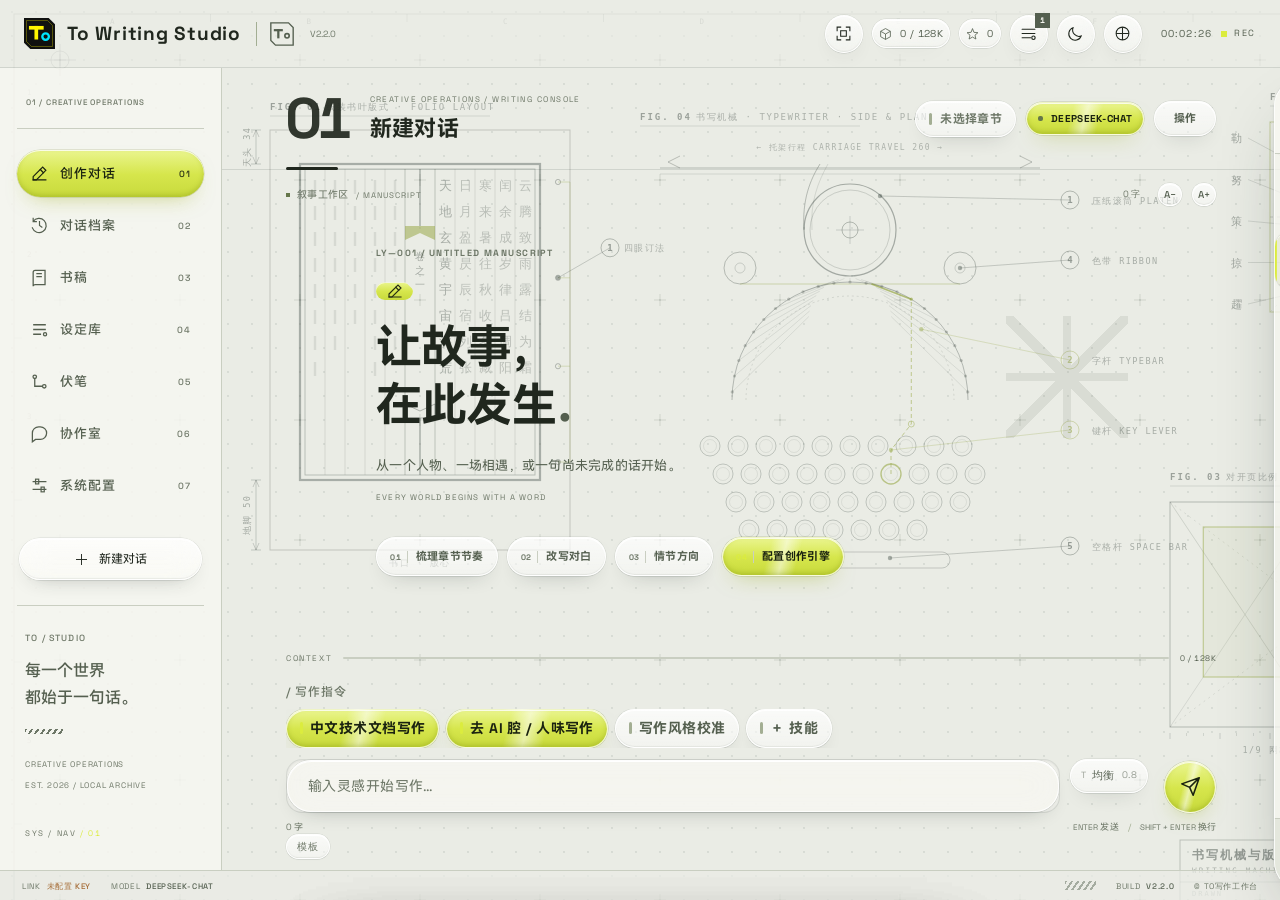
<file: index.html>
<!DOCTYPE html>
<html lang="zh-CN" data-theme="dark">
<head>
<meta charset="UTF-8">
<meta name="viewport" content="width=device-width, initial-scale=1.0, viewport-fit=cover">
<meta name="theme-color" content="#101110">
<meta name="color-scheme" content="dark light">
<meta name="format-detection" content="telephone=no">
<title>To写作工作台 · To Writing Studio</title>
<link rel="icon" type="image/svg+xml" href="favicon.svg">
<link rel="icon" type="image/png" sizes="32x32" href="favicon-32.png">
<link rel="apple-touch-icon" sizes="180x180" href="apple-touch-icon.png">
<link rel="manifest" href="manifest.webmanifest">
<style>
:root{
  --bg:#101110; --bg2:#181a18; --tx:#f5f5f0; --tx2:#898d89; --tx3:#5a5d59;
  --ac:#fff500; --bd:#343633; --bds:#4a4d49;
  --mono:"SFMono-Regular","Cascadia Code",Consolas,"PingFang SC","Microsoft YaHei",monospace;
  --chamfer:polygon(0 0,calc(100% - 12px) 0,100% 12px,100% 100%,12px 100%,0 calc(100% - 12px));
}
*{box-sizing:border-box;margin:0;padding:0;-webkit-tap-highlight-color:transparent;}
html,body{height:100%;background:var(--bg);color:var(--tx);
  font-family:"HarmonyOS Sans SC","PingFang SC","Microsoft YaHei",system-ui,sans-serif;}
body{
  display:flex;align-items:center;justify-content:center;
  padding:24px calc(20px + env(safe-area-inset-right)) calc(24px + env(safe-area-inset-bottom)) calc(20px + env(safe-area-inset-left));
  background-image:linear-gradient(rgba(245,245,240,.028) 1px,transparent 1px),
                   linear-gradient(90deg,rgba(245,245,240,.028) 1px,transparent 1px);
  background-size:64px 64px;
}
.wrap{width:100%;max-width:420px;}
.brand{display:flex;align-items:center;gap:10px;margin-bottom:22px;}
.brand i{width:5px;height:22px;background:var(--ac);display:block;}
.brand b{font-family:var(--mono);font-size:15px;letter-spacing:.24em;font-weight:900;}
.brand span{font-size:12px;color:var(--tx3);letter-spacing:.14em;white-space:nowrap;}
.card{border:1px solid var(--bd);background:var(--bg2);padding:20px 18px;clip-path:var(--chamfer);}
.eyebrow{font-family:var(--mono);font-size:10px;letter-spacing:.24em;text-transform:uppercase;color:var(--tx3);}
h1{font-size:19px;font-weight:700;margin:8px 0 6px;letter-spacing:.01em;}
p.sub{font-size:13px;line-height:1.7;color:var(--tx2);}
.track{position:relative;height:3px;background:var(--bd);margin:16px 0 4px;overflow:hidden;}
.track i{position:absolute;left:0;top:0;bottom:0;width:0;background:var(--ac);transition:width .45s cubic-bezier(.16,.82,.2,1);}
.meta{display:flex;justify-content:space-between;font-family:var(--mono);font-size:10px;letter-spacing:.14em;color:var(--tx3);text-transform:uppercase;}
.choose{display:none;margin-top:18px;}
.choose.on{display:block;}
.choose button{
  display:flex;align-items:center;gap:10px;width:100%;margin-bottom:10px;
  padding:15px 16px;border:1px solid var(--bds);background:transparent;color:var(--tx);
  font-size:15px;font-family:inherit;text-align:left;cursor:pointer;
  clip-path:var(--chamfer);transition:background .16s,border-color .16s;
}
.choose button b{font-weight:600;}
.choose button em{font-family:var(--mono);font-size:10px;letter-spacing:.16em;color:var(--tx3);font-style:normal;margin-left:auto;text-transform:uppercase;}
.choose button:hover{border-color:var(--ac);background:rgba(255,245,0,.07);}
.choose button:hover em{color:var(--ac);}
.choose button::before{content:"";width:4px;height:18px;background:var(--ac);flex:none;}
.hint{margin-top:10px;font-size:11.5px;line-height:1.7;color:var(--tx3);}
.hint code{font-family:var(--mono);color:var(--tx2);}

/* Launch screen shares the workstation's archival visual language. */
@font-face{font-family:"Space Grotesk";src:url("fonts/font-003.woff2") format("woff2");font-weight:700;font-display:swap}
:root{--bg:#171918;--bg2:#1e211f;--tx:#eff0e7;--tx2:#a8ada6;--tx3:#80877f;--ac:#e5f24a;--bd:#373d36;--bds:#596152}
:root[data-theme="light"]{--bg:#eaece5;--bg2:#f6f6f0;--tx:#20271e;--tx2:#545f4f;--tx3:#6d7767;--ac:#dbec3e;--bd:#c9cec1;--bds:#a3ae93}
body{background-image:linear-gradient(color-mix(in srgb,var(--tx) 4%,transparent) 1px,transparent 1px),linear-gradient(90deg,color-mix(in srgb,var(--tx) 4%,transparent) 1px,transparent 1px);background-size:60px 60px}
.brand b{font-family:"Space Grotesk",sans-serif;font-size:17px;letter-spacing:.02em}
.brand i.mark{width:26px;height:26px;background:none}
.brand i.mark svg{width:26px;height:26px;display:block}
.card{padding:30px 27px;border-top:3px solid var(--ac);background:var(--bg2)}
h1{font-size:25px;margin:15px 0 10px}.eyebrow{color:var(--tx2)}
.choose button:hover{background:var(--ac);color:#252d13}.choose button:hover em{color:#252d13}
@media(prefers-reduced-motion:reduce){*{transition:none!important}}
</style>
<script>
(function(){var t='auto';try{t=localStorage.getItem('endfield_theme_v2')||'auto';}catch(e){}if(t==='auto')t=matchMedia('(prefers-color-scheme:dark)').matches?'dark':'light';document.documentElement.dataset.theme=t;})();
</script>
</head>
<body>
<div class="wrap">
  <div class="brand"><i class="mark"><svg viewBox="0 0 32 32" fill="none" aria-hidden="true"><path d="M0 0h25.5L32 6.5V32H6.5L0 25.5Z" fill="#101110"/><path d="M2.6 2.6h21.7l5.1 5.1v21.7H7.7L2.6 24.3Z" stroke="#fff500" stroke-opacity=".32"/><rect x="5.1" y="8.2" width="15.2" height="3.8" fill="#fff500"/><rect x="10.8" y="8.2" width="3.8" height="14" fill="#fff500"/><circle cx="22.3" cy="19.2" r="3.4" stroke="#00E5FF" stroke-width="2.4"/></svg></i><b>To Writing Studio</b><span>To写作工作台</span></div>

  <div class="card" id="boot">
    <div class="eyebrow" id="eyebrow">Detecting device</div>
    <h1 id="title">正在识别设备…</h1>
    <p class="sub" id="sub">即将进入最适合当前设备的界面</p>
    <div class="track"><i id="fill"></i></div>
    <div class="meta"><span id="mLeft">SYS.BOOT</span><span id="mRight">DEVICE SCAN</span></div>
    <div class="choose" id="choose">
      <button data-go="desktop"><b>电脑版</b><em>Desktop</em></button>
      <button data-go="mobile"><b>手机版</b><em>Mobile</em></button>
      <p class="hint">已记住你的选择，下次直接进入。<br>也可用 <code>?mode=desktop</code> / <code>?mode=mobile</code> 强制指定。</p>
    </div>
  </div>
</div>
<script>
(function(){
  'use strict';
  var $ = function(s){ return document.querySelector(s); };

  /* ↓↓↓ 如果两套界面改了文件名，只改这两行 ↓↓↓ */
  var V = { desktop:'desktop.html', mobile:'mobile.html' };

  var KEY = 'tows_mode';
  var ua = navigator.userAgent || '';
  var coarse = false, fine = false;
  try{ coarse = window.matchMedia('(pointer:coarse)').matches; }catch(e){}
  try{ fine   = window.matchMedia('(pointer:fine)').matches; }catch(e){}

  function param(n){ try{ return new URLSearchParams(location.search).get(n); }catch(e){ return null; } }
  function ls(k,v){
    try{
      if(v===undefined) return localStorage.getItem(k);
      if(v==='') localStorage.removeItem(k); else localStorage.setItem(k,v);
    }catch(e){}
    return null;
  }

  var forced = param('mode');
  if(forced==='desktop'||forced==='mobile') ls(KEY,forced);
  if(param('choose')!==null) ls(KEY,'');

  var isPhone  = /Android.*Mobile|iPhone|iPod|Windows Phone|HarmonyOS.*Mobile|Mobile Safari/i.test(ua);
  var isTablet = /iPad|Tablet|PlayBook|Silk|Android(?!.*Mobile)|Macintosh(?=.*Mobile)/i.test(ua);
  var smallScreen = Math.min(screen.width||9999, screen.height||9999) <= 500;

  function pickMode(){
    var saved = ls(KEY);
    if(saved==='desktop'||saved==='mobile') return saved;
    if(isTablet) return null;
    if(isPhone) return 'mobile';
    if(coarse && !fine) return 'mobile';
    if(coarse && smallScreen) return 'mobile';
    return 'desktop';
  }

  var fill = $('#fill'), title = $('#title'), sub = $('#sub'),
      eyebrow = $('#eyebrow'), mRight = $('#mRight');

  function go(m){
    mRight.textContent = (m==='mobile' ? 'MOBILE SHELL' : 'DESKTOP SHELL');
    if(fill) fill.style.width = '100%';
    setTimeout(function(){ location.replace(V[m]); }, 240);
  }

  var mode = pickMode();
  if(mode){
    title.textContent = (mode==='mobile' ? '进入手机版' : '进入电脑版');
    sub.textContent   = (mode==='mobile' ? '全宽对话 · 底部输入 · 原生手势' : '侧栏导航 · 完整工作台布局');
    eyebrow.textContent = 'Loading interface';
    try{ var l=document.createElement('link'); l.rel='prefetch'; l.href=V[mode]; document.head.appendChild(l); }catch(e){}
    if(fill) fill.style.width = '62%';
    go(mode);
  }else{
    eyebrow.textContent = 'Select interface';
    title.textContent = '请选择要进入的版本';
    sub.textContent = '当前设备是平板或触屏电脑，两种界面都适合';
    if(fill) fill.style.width = '100%';
    var box = $('#choose');
    box.classList.add('on');
    Array.prototype.forEach.call(box.querySelectorAll('button'), function(b){
      b.addEventListener('click', function(){ ls(KEY, b.dataset.go); go(b.dataset.go); });
    });
  }
})();
</script>
</body>
</html>
</file>
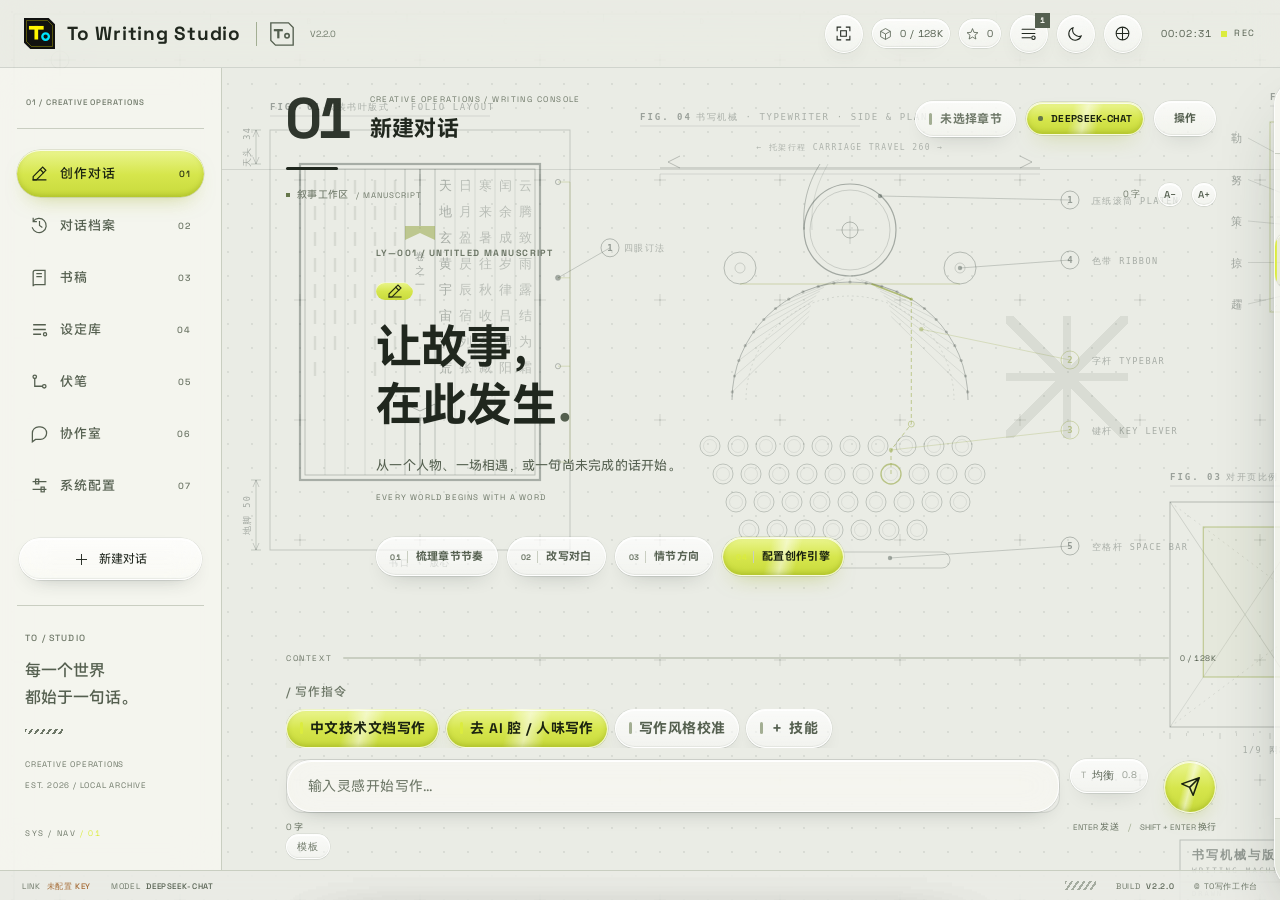
<file: desktop.html>
<!DOCTYPE html>
<html lang="zh-CN" data-theme="dark" data-shell="desktop">
<head>
<meta charset="UTF-8">
<meta name="viewport" content="width=device-width, initial-scale=1.0, viewport-fit=cover, maximum-scale=1.0, user-scalable=no">
<meta name="theme-color" content="#101110">
<meta name="apple-mobile-web-app-capable" content="yes">
<meta name="apple-mobile-web-app-status-bar-style" content="black-translucent">
<meta name="format-detection" content="telephone=no">
<meta name="color-scheme" content="dark light">


<link rel="icon" type="image/svg+xml" href="favicon.svg">
<link rel="icon" type="image/png" sizes="32x32" href="favicon-32.png">
<link rel="apple-touch-icon" sizes="180x180" href="apple-touch-icon.png">
<link rel="manifest" href="manifest.webmanifest">
<link rel="preload" as="font" type="font/woff2" crossorigin href="fonts/font-002.woff2">
<link rel="preload" as="font" type="font/woff2" crossorigin href="fonts/font-001.woff2">
<title>To写作工作台 · To Writing Studio</title>
<!-- fonts.css 不存在，已移除（iOS 上用系统 PingFang SC / HarmonyOS Sans 回落）-->
<style>
/* ==========================================================================
   TO WRITING STUDIO · To写作工作台
   纸与墨是主体，强调色是信号。
   全直角 / 切角 / 等宽数字 / 工程网格 / L形角标 / CRT扫描线
   ========================================================================== */

/* ==========================================================================
   字体：依据 ark-ui-skill 对 Hypergryph/终末地官网 CSS 的实测记录
   —— 官网拉丁字体为 Gilroy / Space Grotesk / Novecento Sans Wide，
      前两者为商业授权不可分发，故采用 **SIL OFL 开源的 Space Grotesk**（官网同款之一）自托管。
   —— 中文交给系统：iOS 苹方 / Windows 雅黑 / HarmonyOS Sans / 思源黑体。
   —— 等宽数字用于索引与计数（tabular-nums），这是终末地排版的硬性特征。
   ========================================================================== */
@font-face{font-family:"Space Grotesk";font-style:normal;font-weight:400;font-display:swap;
  src:url("fonts/font-001.woff2") format("woff2");}
@font-face{font-family:"Space Grotesk";font-style:normal;font-weight:500;font-display:swap;
  src:url("fonts/font-002.woff2") format("woff2");}
@font-face{font-family:"Space Grotesk";font-style:normal;font-weight:700;font-display:swap;
  src:url("fonts/font-003.woff2") format("woff2");}

/* ===== HarmonyOS Sans SC 嵌入（终末地官网中文字形，各设备一致）===== */
/* HarmonyOS Sans SC — 终末地游戏内同款中文字体
   来源: npm harmonyos-sans-sc-webfont-splitted@1.1.0 (cn-font-split 分包, Unlicense)
   字体版权归华为终端有限公司所有, 依 HarmonyOS Sans 官方许可免费商用
   仅包含本界面实际使用的字符子集, 供离线加载
   字重: 400 Regular / 500 Medium / 700 Bold / 900 Black
   重新生成: python tools/build-fonts.py */
@font-face {
font-family:"HarmonyOS Sans SC";
src: local("HarmonyOS Sans SC Regular"),local("HarmonyOS Sans SC"),url("fonts/font-004.woff2") format("woff2");
font-style: normal;
font-weight: 400;
font-display: swap;
unicode-range:U+251,U+259,U+261,U+292,U+2bb-2bc,U+2ca-2cb,U+2d8-2dd,U+2f3,U+301,U+303,U+306-30a,U+30f,U+323,U+326-327,U+335,U+338,U+1e00-1e01,U+1e3e-1e3f,U+1e80-1e85,U+1ea0-1ef9,U+2004-2006,U+2009-200a,U+2010-2011,U+2013-201e,U+2020-2022,U+2025-2029,U+2030,U+2032-2037,U+2039-203b,U+2044,U+2052,U+2060-2064,U+2066-2069,U+2070,U+2074-2079,U+207f-2089,U+20a3-20a4,U+20a6-20ac,U+20b1,U+20b9-20ba,U+20bc-20bd,U+2103,U+2105,U+2109,U+2113,U+2116,U+2121-2122,U+2126,U+212e,U+215b-215e,U+2160-216b,U+2170-2179,U+2190-2193,U+2196-2199,U+2202,U+2206,U+2208,U+220f,U+2211-2212,U+2215,U+221a,U+221d-2220,U+2223,U+2225,U+2227-222b,U+222e,U+2234-2237,U+223d,U+2248,U+224c,U+2252,U+2260-2261,U+2264-2267,U+226e-226f,U+2295,U+2299,U+22a5,U+22bf,U+2312,U+2460-2469,U+2474-249b,U+2500-254b,U+2550-2573,U+2581-258f,U+2593-2595,U+25a0-25a1,U+25b2-25b3,U+25bc-25bd,U+25c6-25c7,U+25ca-25cb,U+25ce-25cf,U+25e2-25e5,U+2605-2606,U+2609,U+2640,U+2642,U+9f1c-9f1f,U+9f23-9f2b,U+9f2d-9f2e,U+9f30-9f33,U+9f35-9f36,U+9f38,U+9f3a,U+9f3c,U+9f3f-9f43,U+9f45-9f46,U+9f48-9f49,U+9f4c-9f4d,U+9f53,U+9f55-9f58,U+9f5a-9f5b,U+9f5d-9f5e,U+9f62,U+9f64-9f65,U+9f68-9f69,U+9f6b,U+9f6d-9f71,U+9f73-9f75,U+9f78-9f7e,U+9f81-9f82,U+9f8e-9f8f,U+9f91-9f93,U+9f96-9f98,U+9f9d-9f9e,U+9fa1-9fff,U+f9f1,U+fa0e-fa0f,U+fa11,U+fa13-fa14,U+fa1f,U+fa21,U+fa23-fa24,U+fa27-fa29,U+fe49-fe52,U+fe54-fe57,U+fe59-fe66,U+fe68-fe6b,U+ff01-ff03,U+ff05-ff0a,U+ff0c-ff1b,U+ff1f-ff3d,U+ff3f,U+ff41-ff5b,U+ff5d,U+ff5f-ff60,U+ffe6;
}
@font-face {
font-family:"HarmonyOS Sans SC";
src: local("HarmonyOS Sans SC Regular"),local("HarmonyOS Sans SC"),url("fonts/font-005.woff2") format("woff2");
font-style: normal;
font-weight: 400;
font-display: swap;
unicode-range:U+4e15,U+4e1e,U+4e2b,U+4eb3,U+4ec9,U+4f0e,U+4f3d,U+4f58,U+4f64,U+4f8f,U+4fd0,U+4fdf,U+501c,U+5043,U+5055,U+510b,U+5140,U+51bc-51bd,U+51cb,U+5243,U+527d,U+531d,U+5323,U+535e,U+536f,U+53a5,U+53f1,U+541d,U+5429,U+542d-542e,U+5431,U+547b,U+5486,U+548e,U+5492,U+54aa-54ab,U+54af,U+54c6,U+54ce,U+54fd,U+5506,U+5509,U+5511,U+552c,U+553e,U+557b,U+55b3,U+55c5,U+55d2,U+55e1,U+55e6,U+55f7,U+55fd,U+5600,U+5608,U+561f,U+5636,U+5639,U+563b,U+563f,U+5659,U+5662,U+568e,U+5693,U+572a,U+573b,U+574d,U+5768,U+5773,U+577b,U+57a0,U+57b8,U+57c2,U+586c,U+587e,U+5892,U+58d5,U+58f9,U+598a,U+5992-5993,U+5996,U+59e3,U+5a20,U+5a29,U+5a6a,U+5a7a,U+5ac9,U+5ae3,U+5b17,U+5b62,U+5b7d,U+5b95,U+5ba6,U+5bb8,U+5c15,U+5c4e,U+5c8c,U+5cab,U+5cb7,U+5d34,U+5d3d,U+5d4a,U+5d82,U+5e1a-5e1b,U+5e44,U+5e7a,U+5ea5,U+5eff,U+5f0b,U+5f29,U+5f77,U+5f89,U+5f99,U+5f9c,U+5fa8,U+5fd0-5fd1,U+5fd6,U+5fff,U+6026,U+6035,U+6043,U+6059,U+6063,U+60b4,U+60b8,U+60bb,U+60d8,U+60f0,U+6115,U+612b,U+618e,U+6194,U+61a9,U+61ca,U+61e6,U+61f5,U+620a,U+6248,U+62a8,U+62d7,U+62fd,U+630e,U+637a,U+6390,U+63a3,U+63ac,U+63b0,U+63e9,U+642a,U+64a9,U+64ae,U+6525,U+652b,U+6538,U+655d,U+65bc,U+65cc,U+65ce,U+65d6,U+65ee-65ef,U+6631,U+6636,U+664c,U+665f,U+6666,U+6684,U+66b9,U+66f3,U+6773,U+6777,U+677c,U+6787,U+67b8,U+67d8,U+67de,U+67e9,U+6845,U+684e,U+6886,U+688f,U+68b5,U+693d,U+6963,U+696b,U+6979,U+6994,U+69b7,U+6a35,U+6aac,U+6b59,U+6c26,U+6c50,U+6c69,U+6c74,U+6c76,U+6c8c,U+6cae,U+6ce0,U+6cef,U+6d19,U+6d5c,U+6d8e,U+6d95,U+6db8,U+6dc5,U+6dd6,U+6dde,U+6de6,U+6dfc,U+6e1a,U+6e25,U+6e6e,U+6e9f,U+6ea7,U+6eb4,U+6ef9,U+6f15,U+6f29-6f2a,U+6f31,U+6f78,U+6fa7,U+6fc2,U+6fe1,U+7131,U+714a,U+715c,U+7166,U+7172,U+71b9,U+7317,U+731d,U+7329,U+7337,U+733e,U+7396,U+73b7,U+73c2,U+73e9,U+7425,U+7428,U+742c,U+742e,U+7455,U+7490,U+74f4,U+7519,U+7525,U+753a,U+75b5,U+75b9,U+75d4,U+75de,U+7638,U+7656,U+765c,U+7678,U+768e,U+76bf,U+76c2,U+76d4,U+76f9,U+7728-7729,U+7762,U+776c,U+777d,U+77a0,U+77cd,U+77f8,U+77fd,U+7825,U+7837,U+787c,U+78b4,U+78d0,U+795a,U+795f,U+79ed,U+7a1e,U+7a37,U+7a79,U+7a92,U+7abf,U+7afa,U+7b06,U+7b20,U+7b4f,U+7b60,U+7b75,U+7b8d,U+7bb4,U+7bdd,U+7be1,U+7cb3,U+7cbc,U+7cdc,U+7cef,U+7f44,U+7f54,U+7f8c,U+7f94,U+7fb2,U+7fb9,U+7fce,U+7fe1,U+8004,U+800b,U+8019,U+808b,U+809b,U+80e5,U+80f1,U+8146,U+816e,U+81c0,U+81c3,U+81c6,U+81fc,U+81fe,U+822b,U+82a5,U+82aa,U+82de,U+8309,U+8317,U+832f,U+8340,U+8343,U+8392,U+83a0,U+8431,U+8469,U+84af,U+8543,U+854a,U+8559,U+8568,U+85b0,U+85b9,U+8638,U+869c,U+86c0,U+86e4,U+8713,U+8718,U+87c0,U+87cb,U+87fe,U+8821-8822,U+8882,U+8892,U+88e8,U+88f1,U+8902,U+892a,U+8983,U+8c5a,U+8c82,U+8d73,U+8dbe,U+8e74,U+8e7c,U+8e87,U+8fc2,U+8fe4,U+8fe6,U+900d,U+9035,U+9041,U+9052,U+905b,U+9068,U+9074,U+9095,U+90a1,U+90c5,U+911e,U+9122,U+9149,U+9157,U+916a,U+916e,U+919b,U+93d6,U+9621,U+9631,U+9642,U+968d,U+9706,U+970f,U+97ed,U+99a5,U+9abc,U+9b03,U+9e9d,U+9ebe,U+9edb,U+9edd,U+9f10;
}
@font-face {
font-family:"HarmonyOS Sans SC";
src: local("HarmonyOS Sans SC Regular"),local("HarmonyOS Sans SC"),url("fonts/font-006.woff2") format("woff2");
font-style: normal;
font-weight: 400;
font-display: swap;
unicode-range:U+4edd-4ede,U+4ee1,U+4ee8,U+4eeb,U+4f09,U+4f22,U+4f43,U+4f57,U+4f5a,U+4f5d,U+4f6f,U+4fce,U+4fda,U+4ff3,U+4ff8,U+4ffe,U+500c,U+500f,U+5025,U+502d,U+504e,U+5088,U+50f3,U+5106,U+5241,U+525c,U+52ad,U+52be,U+530d,U+5310,U+5345,U+539d,U+53df,U+53fb-53fc,U+5420-5421,U+544b,U+5477,U+5482,U+54a7,U+54cc,U+54e7,U+550f,U+5514,U+5530,U+5544,U+5555,U+557e,U+558b,U+5594,U+5599,U+559f,U+55b9,U+55c4,U+55d1,U+55d4,U+55d6,U+55df,U+55e4,U+55e8,U+55ea,U+55ef,U+5623,U+562d,U+564e,U+5654,U+5671,U+56d7,U+56eb,U+56f9,U+5704,U+576d,U+57a1,U+57d5,U+57ed,U+584d,U+5880,U+58ec,U+5914,U+5958,U+599e,U+59be,U+59dd,U+5a11,U+5a40,U+5a55,U+5abe,U+5ae1,U+5ae6,U+5b40,U+5b51,U+5b71,U+5b93,U+5bee,U+5c9c,U+5cc1,U+5ccb,U+5cd2,U+5d06,U+5d2e,U+5d47,U+5d4b,U+5d6f,U+5d99,U+5dfd,U+5e54,U+5e5b,U+5e61,U+5e96,U+5fd2,U+600f,U+6014,U+606b,U+608c,U+609a,U+60c6,U+60da,U+60f4,U+60fa,U+61ff,U+621b,U+621f,U+622e,U+62bf,U+62c8,U+634b,U+636d,U+6371,U+6387,U+63ae,U+63c4,U+63c6,U+63cd,U+63d6,U+63f6,U+6410,U+6414,U+6421,U+64c0,U+64d8,U+661d,U+6641,U+6657,U+66dc,U+6710,U+6748,U+6772,U+67b0,U+67b7,U+6841,U+6849,U+6954,U+695d,U+699b,U+69ab,U+6a28,U+6a47,U+6a58,U+6b46,U+6c21,U+6c24,U+6c35,U+6c4a,U+6c68,U+6c86,U+6c8f,U+6c94,U+6cc5,U+6d2e,U+6d35,U+6d39,U+6d63,U+6d6f,U+6d94,U+6dd9,U+6dec,U+6e4e,U+6e98,U+6ec2,U+6f09,U+6f66,U+6f8d,U+6fb9,U+6fc9,U+6fe0,U+6fef,U+705e,U+7094,U+7119,U+71e7,U+723f,U+726f,U+729f,U+7325,U+7350,U+73c8,U+73d9,U+73de,U+741a,U+7430,U+74e4,U+753e,U+7548,U+7566,U+7579,U+757f,U+7583,U+759d,U+75b8,U+75bd,U+75c2,U+75cd,U+75e2,U+75f1,U+75fc,U+7634,U+7699,U+76c5,U+76f1,U+7708,U+7719,U+777e,U+778c,U+7791,U+77b3,U+77dc,U+781d,U+7823,U+7827,U+782d,U+7830,U+783c,U+7889,U+7893,U+78a3,U+78ec,U+7949,U+795c,U+79e3,U+7a14,U+7a17,U+7a88,U+7a95,U+7aa0,U+7afd,U+7b08,U+7b33,U+7b90,U+7b95,U+7be6,U+7bfe,U+7c0c,U+7c2a,U+7c91,U+7cb2,U+7cc5,U+7da6,U+7f58,U+7f61,U+7fb8,U+7fca,U+8006,U+8012,U+8026,U+8037,U+807f,U+80bd,U+80ed,U+814b,U+8153,U+8171,U+8174,U+8198,U+8200,U+8214,U+821b,U+8222,U+826e,U+828d,U+82be,U+82c4,U+82d2,U+82d5,U+82dc,U+82eb,U+82f7,U+830c,U+832d,U+8334,U+834f,U+83c5,U+83d6,U+83fd,U+840b,U+8418,U+8438,U+843c,U+8473,U+847a,U+84a1,U+84d6,U+84ff,U+852b,U+8564,U+85d0,U+8693,U+86a3-86a4,U+86a7,U+86aa,U+86af,U+86b6,U+86c6,U+86d0,U+86f9,U+8703,U+8707-8709,U+870d,U+8737,U+873b,U+8759,U+8760,U+8782,U+87af,U+87c6,U+87d1-87d2,U+87e0,U+8815,U+8839,U+8869,U+8913,U+8936,U+8a07,U+8a3e,U+8b07,U+8c4c,U+8c62,U+8c89,U+8d6d,U+8d84,U+8d94,U+8dc6,U+8dce,U+8ddb,U+8dfa,U+8e09,U+8e1d,U+8e2e,U+8e31,U+8e39,U+8e3d,U+8e42,U+8e47,U+8e49,U+8e4b,U+8e6d,U+8e76,U+9004-9005,U+9016,U+9036,U+9051,U+907d,U+9082,U+9088,U+9097,U+90b0,U+90d7,U+90dc,U+90e2,U+90ef,U+9104,U+914a,U+9150,U+9169,U+919a,U+91b4,U+938f,U+965f,U+9697,U+96b0,U+96bc,U+96c9,U+970e,U+9739,U+973e,U+9798,U+97a3,U+9997,U+9aef,U+9e82,U+9edc,U+9edf-9ee0,U+9f3e;
}
@font-face {
font-family:"HarmonyOS Sans SC";
src: local("HarmonyOS Sans SC Regular"),local("HarmonyOS Sans SC"),url("fonts/font-007.woff2") format("woff2");
font-style: normal;
font-weight: 400;
font-display: swap;
unicode-range:U+4e01,U+4e39,U+4e43,U+4e4f,U+4e58-4e59,U+4e95,U+4ea1,U+4ea6,U+4eab,U+4eae,U+4ec1,U+4ef2,U+4f0a,U+4f0f-4f11,U+4f2f-4f30,U+4f34,U+4f38,U+4f3c,U+4f69,U+4f73,U+4faf,U+4fb5,U+4fd7,U+4ff1,U+5012,U+5021,U+504f,U+5085,U+5141,U+5144,U+5146,U+5192,U+51a0,U+51b0,U+51b6-51b7,U+51dd,U+51e1,U+5200,U+5211,U+5237,U+523a,U+5272,U+52a3,U+52c3,U+52c7,U+52d2,U+52d8,U+52e4,U+5353,U+539a,U+53e5,U+53eb,U+5401,U+541b,U+5427,U+542b,U+5448,U+54e5,U+54ea,U+5510,U+552f,U+5531,U+554a,U+559d,U+5609,U+5740,U+5750,U+5761,U+5766,U+57c3,U+5802,U+5806,U+5821,U+5851,U+5854,U+585e,U+586b,U+58a8,U+58c1,U+5915,U+5949,U+594f,U+5954,U+5960,U+5976,U+5999,U+59a5,U+59b9,U+59bb,U+59c6,U+59d0-59d1,U+59d3,U+5a5a,U+5a92,U+5b54,U+5b5f,U+5b64,U+5b85,U+5b87-5b88,U+5b8b,U+5b97,U+5b9c,U+5bbf,U+5bc4,U+5bd2,U+5be8,U+5c01,U+5c04,U+5c0a,U+5c16,U+5c24,U+5c3e,U+5c4b,U+5c65,U+5cfb,U+5d07,U+5de1,U+5de7,U+5e1d,U+5e7c,U+5ec9,U+5ef6-5ef7,U+5f04,U+5f1f,U+5f31,U+5f6d,U+5f70,U+5f79,U+5f92,U+5faa,U+5fbd,U+5fd8-5fd9,U+5fe0,U+5ffd,U+6015,U+602a,U+6050,U+6062,U+6069,U+6070,U+6084,U+6089,U+60a3,U+60a8,U+60b2,U+60dc,U+6162,U+6167,U+6170,U+61c2,U+622a,U+6234,U+626d,U+6291,U+62b1,U+62bc-62bd,U+62c6,U+62d2-62d4,U+62d6,U+62f3,U+6311,U+6316,U+6350,U+6355,U+6377,U+6389,U+638c,U+6398,U+63cf,U+63e1,U+63ed,U+63f4,U+640f,U+642c,U+6458,U+6469,U+6478,U+64a4,U+64cd,U+6500,U+653b,U+654f,U+6562,U+6566,U+656c,U+658c,U+65c1,U+65e6,U+65e8,U+65ec,U+65f1,U+65fa,U+660c,U+6628,U+6668,U+667a,U+6696,U+66b4,U+66f9,U+66fc,U+66ff,U+670b,U+6717,U+672b,U+675c,U+676d,U+6790,U+679a,U+679d,U+67b6,U+67ec,U+67f1,U+67f3-67f4,U+683d,U+6842,U+684c,U+6851,U+6885,U+68af-68b0,U+68ee,U+695a,U+699c,U+6b20,U+6b23,U+6b8a,U+6b96,U+6bc5,U+6bcd,U+6bd2,U+6beb,U+6c0f,U+6c1b,U+6c57,U+6c60,U+6c6a,U+6c89,U+6cc9,U+6cdb,U+6ce5,U+6cf0,U+6cf3,U+6d17,U+6d1b,U+6d1e,U+6d3d,U+6d59,U+6d66,U+6d69-6d6a,U+6d6e,U+6d82,U+6db2,U+6db5,U+6de1,U+6dee,U+6df7,U+6dfb,U+6e20-6e21,U+6e58,U+6eaa,U+6ecb,U+6ed1,U+6f0f,U+6f20,U+6f2b,U+6f58,U+704c,U+7070,U+708e,U+70ad,U+70b8,U+7126,U+714c,U+718a,U+719f,U+71c3,U+71d5,U+7206,U+7236,U+7238,U+7259,U+725b,U+7262,U+7267,U+72e0,U+731b,U+73bb,U+73cd,U+73e0,U+741b,U+7434,U+745e,U+7483,U+74dc,U+74e6,U+74f7,U+7518,U+7532,U+755c,U+756a,U+7586,U+7591,U+75ab,U+75be,U+75db,U+764c,U+7687,U+76c8,U+76df,U+76f2,U+76fe,U+7761,U+77db,U+786c,U+7891,U+78c1,U+78e8,U+795d,U+7965,U+7981,U+79d2,U+79df,U+79e6,U+79e9,U+7a00,U+7a3b,U+7a3f,U+7a46,U+7a7f,U+7a97,U+7adf,U+7aef,U+7af9,U+7b11,U+7b26,U+7bb1,U+7bc7,U+7c4d,U+7c89,U+7c97,U+7f8a,U+7fbd,U+7ffb,U+8000,U+8010,U+8015,U+8017,U+8033,U+8058,U+805a,U+8089,U+8096,U+809d,U+80a5,U+80a9,U+80af,U+80de,U+80e1,U+8150,U+817f,U+81a8,U+81e3,U+8212,U+827e,U+82ac,U+82b3,U+82d7,U+82e5,U+8302,U+8336,U+8352,U+8377,U+83ab,U+83f2,U+8461,U+8463,U+8499,U+84c4,U+852c,U+8584,U+864e,U+86cb,U+8861,U+8863,U+8870,U+8877,U+8881,U+888b,U+88c1-88c2,U+88d5,U+8986,U+8c46,U+8c6a,U+8c8c,U+8d64,U+8d6b,U+8d74,U+8da3,U+8dd1,U+8ddd,U+8ddf,U+8de8,U+8df3,U+8e0f,U+8f9b,U+8fd4,U+8fea-8feb,U+8ff7,U+9003,U+900f,U+9014,U+906d,U+9075,U+907f-9080,U+90a6,U+90ca,U+90ce,U+90ed,U+9192,U+91ce,U+963b,U+9644,U+966a,U+9675-9677,U+9686,U+9694,U+96c5,U+96d5,U+96e8,U+96ea,U+96f6-96f7,U+9707,U+971e,U+9732,U+978b,U+9910,U+9aa8,U+9ebb,U+9ece,U+9ed8;
}
@font-face {
font-family:"HarmonyOS Sans SC";
src: local("HarmonyOS Sans SC Regular"),local("HarmonyOS Sans SC"),url("fonts/font-008.woff2") format("woff2");
font-style: normal;
font-weight: 400;
font-display: swap;
unicode-range:U+4e69,U+4f67,U+4f7e,U+4f89,U+4fdc,U+50e6,U+50ec,U+5196,U+51ab,U+51b1,U+5202,U+5233,U+5261,U+52ac,U+531a,U+5363,U+536e,U+5416,U+5432,U+5454,U+5472,U+5476,U+5478,U+54ad,U+54bb,U+54c2,U+54cf,U+54da,U+54de,U+5537,U+553f,U+5575,U+5581,U+55cc,U+55fe,U+5601,U+560c,U+561e,U+564d,U+566b,U+56dd,U+5709,U+572c,U+572e,U+576b,U+57cf,U+57d2,U+57f8,U+580d,U+581e,U+5844,U+5881,U+589a,U+5924,U+593c,U+5981,U+5997,U+59a3,U+59b2,U+5ab8,U+5ad8,U+5b34,U+5b5b,U+5ba5,U+5c25,U+5c59,U+5c63,U+5d1e,U+5d24,U+5d6b,U+5e11,U+5e14,U+5e8b,U+5eb3,U+5ed1-5ed2,U+5ef4,U+5efe,U+5f40,U+5f58,U+5f73,U+5f8c,U+5fad,U+600d,U+6019,U+601b,U+602b,U+605a,U+6083,U+6092,U+6100,U+610e,U+623d,U+624c,U+62ca,U+634c,U+6369,U+638e,U+641b,U+6426,U+646d,U+6535,U+65c4,U+65d2,U+6661,U+66db,U+670a,U+6715,U+6753,U+6798,U+67c3,U+67f0,U+681d,U+6855,U+686b,U+68f9,U+6939,U+696e,U+6980,U+698d,U+69b1,U+69ca,U+69ed,U+69f2,U+69ff,U+6a18,U+6aab,U+6b39,U+6b82,U+6b84,U+6b9b,U+6bb3,U+6bf3,U+6bf9,U+6c05-6c06,U+6c0d,U+6c19-6c1a,U+6cb2,U+6cd6,U+6d07,U+6d1a,U+6d27,U+6d2b,U+6d33,U+6d91,U+6dab,U+6e53-6e54,U+6e8f,U+6ebb,U+6f36,U+6fb6,U+7035,U+7085,U+70bb,U+7178,U+71b5,U+7228,U+7256,U+725d,U+726e,U+727e,U+72b0,U+72b4,U+72ce,U+72f7,U+72fa-72fb,U+7313,U+7322,U+738e,U+739f,U+73e5,U+7481,U+74ba,U+74e0,U+750f,U+7540,U+754b,U+755a-755b,U+758b,U+7594,U+75b3,U+760c,U+7615,U+7630,U+7635,U+7640,U+7654,U+76a4,U+76cd,U+775a,U+7765,U+7768,U+77bd,U+77ec,U+781f,U+78a1,U+78d4,U+78d9,U+7905,U+7913,U+79b3,U+79d5,U+79eb,U+7a02,U+7a70,U+7a86,U+7b25,U+7b2a-7b2b,U+7b2e,U+7b31,U+7b38,U+7b47,U+7b62,U+7b6e,U+7b72,U+7b7b,U+7b85,U+7b9c,U+7bcc,U+7bea,U+7bfc,U+7c0b,U+7c26,U+7c9e,U+7ce8,U+7dae,U+7e47,U+7e9b,U+7f36,U+7f7e,U+7fb0,U+7fbc,U+7fee,U+8016,U+8020,U+802a,U+8031,U+8043,U+8071,U+809f,U+80ab,U+80cd,U+80d7,U+8112,U+8118,U+8160,U+8169,U+8188,U+81a6,U+81c1,U+8234,U+823e,U+825f,U+8298,U+829f,U+82a4,U+82ca,U+82e1,U+82e4,U+82f4,U+82fb,U+8306,U+8308,U+831a,U+8333,U+83c0,U+83d4,U+83df,U+83f8,U+8401,U+840f,U+841c,U+8451,U+845a,U+846d,U+8476,U+8478,U+84ba,U+84bd,U+851f,U+8548,U+8556,U+855e,U+8585,U+85a4,U+8627,U+8629,U+867a,U+868b,U+868d,U+86b5,U+86c4,U+86de,U+86e9,U+86f8,U+872e,U+8731,U+873e,U+8765,U+877b,U+877d,U+8785,U+87ab,U+87ca,U+87ea,U+87ee,U+8813,U+8816,U+8832,U+8864,U+8872,U+887f,U+88a2,U+88b7,U+88c9,U+88ce,U+88f0,U+890a,U+892b,U+897b,U+89da,U+89f3,U+8c55,U+8c73,U+8c78,U+8d91,U+8dba,U+8dcf,U+8deb-8dec,U+8e14,U+8e3a,U+8e41,U+8e6f,U+8fb6,U+8fd3,U+8fe8,U+9011,U+902d,U+90be,U+915e,U+9161-9162,U+9179,U+9185,U+918c,U+9190,U+91a3,U+92c8,U+953a,U+961d,U+9654,U+96ce,U+96e9,U+972a,U+9730,U+9785,U+9954,U+9aba,U+9ac0-9ac1,U+9ae1,U+9aeb,U+9aed,U+9af9,U+9b1f,U+9b32,U+9b4d,U+9b51,U+9e87,U+9ee2,U+9f17,U+9f19,U+9f22,U+9f2c,U+9f2f;
}
@font-face {
font-family:"HarmonyOS Sans SC";
src: local("HarmonyOS Sans SC Regular"),local("HarmonyOS Sans SC"),url("fonts/font-009.woff2") format("woff2");
font-style: normal;
font-weight: 400;
font-display: swap;
unicode-range:U+4e47,U+4e5c,U+4e8d,U+4e93,U+4ebb,U+4ec4,U+4edf,U+4ef5,U+4f32,U+4f5e,U+4f76,U+4f7b,U+5028,U+502c,U+5048,U+5080,U+50ee,U+5121,U+51c7,U+5208,U+520e,U+52f0,U+530f,U+535f,U+53f5,U+5412,U+5443,U+5464,U+5466,U+54a3,U+54a6,U+54bf,U+54d0,U+5533,U+5541,U+5549,U+5550,U+5556,U+555c,U+5576-5577,U+558f,U+5591,U+55b1,U+55dd,U+55e5,U+55f2,U+55f5,U+560f,U+5627,U+562c,U+564c,U+5657-5658,U+5664,U+567b,U+5685,U+56d4,U+56e1,U+571c,U+5769,U+577c,U+578c,U+5793,U+57e4,U+5800,U+5807,U+5889,U+58c5,U+59a4,U+59af,U+59d8,U+5a09,U+5a0c,U+5a4a,U+5a62,U+5a67,U+5aeb,U+5b53,U+5b6c,U+5c3b,U+5c50,U+5c7a,U+5ca2-5ca3,U+5cac,U+5d26-5d27,U+5d6c,U+5d9d,U+5db7,U+5df3,U+5e19,U+5ea0,U+5eb9,U+5ebe,U+5edb,U+5f01,U+5f2d,U+5fb5,U+5fbc,U+5fdd,U+5fea,U+5ff8,U+6029,U+6041-6042,U+60b1,U+6175,U+6215,U+6221-6222,U+623e,U+62bb,U+6308,U+6339,U+638a,U+63e0,U+643d,U+6441,U+647a,U+6485,U+64e2,U+6555,U+659b,U+65ab,U+65c3,U+65c6,U+65f0,U+6600,U+6677,U+668c,U+669d,U+66be,U+66e9,U+66f7,U+6775,U+678b,U+67c1,U+67d2,U+67e2,U+6832,U+6840,U+6874,U+6877,U+68f0,U+68fc,U+690b,U+6910,U+6934,U+6966,U+6978,U+6998,U+69a7,U+69c1,U+69ce,U+6a17,U+6a3d-6a3e,U+6a50,U+6a5b,U+6a84,U+6a97,U+6b8d,U+6baa,U+6bd6,U+6bfd,U+6c10,U+6c16,U+6c18,U+6c3d,U+6c54,U+6cd4,U+6ceb,U+6cee,U+6d04,U+6d0c,U+6d60,U+6ddd,U+6de0,U+6e6b,U+6eb1,U+6ebd,U+6ecf,U+6ed3,U+6fde,U+7023,U+70b7,U+70ca,U+7110,U+712f,U+7168,U+71b3,U+71f9,U+7230,U+723b,U+7284,U+728d,U+7292,U+72d2,U+72d9,U+7301,U+731e,U+7352,U+7360,U+73a2,U+73b3,U+740a,U+7441,U+7457,U+74ff,U+7511,U+75a3,U+75a5,U+75d8,U+75e3-75e4,U+75e7,U+75ff,U+7610,U+7619,U+7622,U+7633,U+7688,U+76b4,U+76e5,U+771a,U+772d,U+779f,U+7812,U+7818,U+7826,U+7829,U+782c,U+784c,U+7850,U+7887,U+789a,U+78b2,U+78f4,U+7957,U+7a39,U+7aa8,U+7ae6,U+7b04,U+7b0f,U+7b1e,U+7b24,U+7bac,U+7bb8,U+7bc1,U+7bd9,U+7c1f,U+7ccc,U+7f45,U+7f5f,U+7f71,U+7fa7,U+7faf,U+7fbf,U+7fd5,U+7fe5-7fe6,U+7ff3,U+801c,U+8052,U+8084,U+8093,U+80b1,U+80bc,U+80db,U+80dd,U+80e4,U+80ef,U+80f4,U+8132,U+815a,U+8167,U+81ca,U+81cc,U+81ec,U+8202,U+8210,U+8228,U+8244,U+8249,U+824f,U+828a,U+828e,U+82a1,U+82a8-82a9,U+82ab,U+82b4,U+82e3,U+8331,U+833a,U+8351,U+8378,U+83a8,U+83aa,U+83d8,U+83e1,U+83ea,U+83f0,U+8497,U+84c1,U+84ca,U+84fc,U+8538,U+853b,U+857b,U+858f,U+859c,U+85ff,U+8605,U+8662,U+867b,U+86a8-86a9,U+86b1,U+86b4,U+86c9,U+86ed,U+870a,U+8722,U+8725,U+8734,U+874c,U+8763,U+876e,U+879f,U+87b3,U+87e5,U+887d-887e,U+8888,U+88df,U+88fe,U+8919,U+8921,U+89e5,U+8c47,U+8c49,U+8c7a,U+8d67,U+8db5,U+8dbf,U+8dd7,U+8dfd,U+8e05,U+8e1f,U+8e59,U+8e69,U+8e85,U+900b,U+9021,U+902f,U+9044,U+9062,U+908b,U+9099,U+909b,U+90b4,U+90c7,U+90eb,U+90fe,U+9123,U+9143,U+9146,U+9172,U+918d,U+91aa,U+91ae,U+91ba,U+93ca,U+96b9,U+96d2,U+9708,U+975b,U+977c,U+992e,U+9955,U+9ab0,U+9ab6-9ab7,U+9ac2,U+9afb,U+9b23,U+9b3b,U+9ecd,U+9ecf,U+9ee7;
}
@font-face {
font-family:"HarmonyOS Sans SC";
src: local("HarmonyOS Sans SC Regular"),local("HarmonyOS Sans SC"),url("fonts/font-010.woff2") format("woff2");
font-style: normal;
font-weight: 400;
font-display: swap;
unicode-range:U+3001-3002,U+3008-3011,U+3014-3017,U+4e00,U+4e03,U+4e09-4e0b,U+4e0d,U+4e14,U+4e16,U+4e2d,U+4e3b,U+4e45,U+4e4b,U+4e4e,U+4e5d,U+4e5f,U+4e88,U+4e8b-4e8c,U+4e92,U+4e94,U+4e9b,U+4ea4,U+4eac,U+4eba,U+4ec0,U+4eca-4ecb,U+4ecd,U+4ed6,U+4ed8,U+4ee3-4ee5,U+4ef6,U+4efb,U+4efd,U+4f01,U+4f0d,U+4f46,U+4f4d-4f4f,U+4f55,U+4f5c,U+4f7f,U+4f8b,U+4f9b,U+4f9d,U+4fbf,U+4fc3-4fc4,U+4fdd,U+4fe1,U+500d,U+5019,U+503c,U+5047,U+505a,U+505c,U+5065,U+50cf,U+5143,U+5145,U+5148-5149,U+514d,U+5165,U+5168,U+516b-516d,U+5171,U+5175-5178,U+517c,U+518d,U+5206-5207,U+520a,U+5217,U+521d,U+5224,U+5229,U+5230,U+5238,U+523b,U+524d,U+526f,U+529b,U+529f-52a0,U+52a9-52aa,U+5305,U+5316-5317,U+5341,U+5347-5348,U+534a,U+5357,U+535a,U+5361,U+5370-5371,U+5382,U+539f,U+53bb,U+53c8,U+53ca-53cb,U+53cd,U+53d6-53d7,U+53e3-53e4,U+53e6,U+53ec,U+53ef-53f0,U+53f2-53f3,U+53f8,U+5404,U+5409,U+540d,U+5411,U+5426,U+5438,U+544a,U+5462,U+5468,U+5473,U+547c-547d,U+548c,U+54c1,U+54c8,U+552e,U+5546,U+5584,U+559c,U+5668,U+56db,U+56e0,U+56fa,U+571f,U+5728,U+5730,U+5733,U+5747,U+578b,U+57ce,U+57df,U+57f9-57fa,U+5883,U+589e,U+58eb,U+590f,U+5916,U+591a,U+591c,U+5927,U+5929-592a,U+592e,U+5931,U+5947,U+5957,U+5973,U+5979,U+597d,U+5982,U+59cb,U+59d4,U+5a01,U+5b50,U+5b57-5b58,U+5b63,U+5b69,U+5b89,U+5b8c,U+5b8f,U+5b98,U+5b9a,U+5ba2-5ba4,U+5bb3,U+5bb9,U+5bc6,U+5bcc,U+5bdf,U+5c0f,U+5c11,U+5c1a,U+5c31,U+5c3c,U+5c45,U+5c55,U+5c71,U+5cb8,U+5ddd-5dde,U+5de5-5de6,U+5dee,U+5df1-5df2,U+5df4,U+5e02,U+5e0c,U+5e38,U+5e45,U+5e55,U+5e73-5e74,U+5e8f,U+5e95,U+5e97,U+5e9c,U+5ea6-5ea7,U+5ead,U+5eb7,U+5efa,U+5f0f,U+5f15,U+5f62,U+5f71,U+5f80,U+5f85,U+5f88,U+5f8b,U+5f90,U+5f97,U+5fae,U+5fb7,U+5fc3,U+5fc5,U+5feb,U+600e,U+601d,U+6025,U+6027,U+606f,U+60c5,U+60e0,U+60f3,U+610f,U+611f,U+6210-6211,U+6216,U+623f-6240,U+624b,U+6253,U+6276,U+6279,U+627e-6280,U+628a,U+6293,U+6295,U+6297,U+62c9,U+62cd,U+62db,U+62ec,U+62ff,U+6301,U+6307,U+6309,U+632f,U+6388,U+6392,U+63a2,U+63a5,U+63a7-63a8,U+63aa,U+63d0,U+641e,U+64ad,U+652f,U+6536,U+6539,U+653e-653f,U+6545,U+6548,U+6551,U+6563,U+6574,U+6587,U+6599,U+65a4,U+65af-65b0,U+65b9,U+65bd,U+65c5,U+65cf,U+65e5,U+65e9,U+660e,U+6613,U+661f-6620,U+6625,U+662f,U+665a,U+666e-666f,U+66f2,U+66f4,U+66fe,U+6700,U+6708-6709,U+670d,U+671b,U+671d,U+671f,U+6728,U+672a,U+672c,U+674e,U+6750-6751,U+675f,U+6797,U+67d0,U+67d3,U+6821,U+6839,U+683c,U+6848,U+68c9,U+690d,U+6a21,U+6b21,U+6b3e,U+6b4c,U+6b62-6b66,U+6b7b,U+6bb5,U+6bcf,U+6bd4,U+6bdb,U+6c11,U+6c34,U+6c38,U+6c42,U+6c5f,U+6c7d,U+6c99,U+6cb3,U+6cb9,U+6cbb,U+6cbf,U+6cd5,U+6ce2,U+6d0b,U+6d25,U+6d2a,U+6d32,U+6d3b,U+6d3e,U+6d41,U+6d77,U+6d88,U+6df1,U+6e05,U+6e2f,U+6e56,U+6e90,U+6f14,U+6f6e,U+6fb3,U+6fc0,U+706b,U+70c8,U+7136,U+7164,U+7167,U+7247-7248,U+724c,U+7269,U+7279,U+72af,U+7387,U+7389,U+738b,U+73ed,U+7403,U+7406,U+751a,U+751f,U+7528,U+7530-7531,U+7533,U+7537,U+754c,U+7559,U+7565,U+75c5,U+767b,U+767d-767e,U+7684,U+76ae,U+76ca,U+76db,U+76ee,U+76f4,U+76f8,U+770b,U+773c,U+7763,U+77e5,U+77ed,U+77f3,U+7814,U+7834,U+793a,U+793e,U+7956,U+795e,U+7968,U+798f,U+79c0,U+79d1,U+79fb,U+7a0b,U+7a76,U+7a7a,U+7a81,U+7acb,U+7ad9,U+7ae0,U+7ae5,U+7b2c,U+7b49,U+7b54,U+7b56,U+7b97,U+7ba1,U+7c73,U+7cbe,U+7cfb,U+7d20,U+7d22,U+7e41,U+7f3a,U+7f6a,U+7f6e,U+7f72,U+7f8e,U+8001,U+8003,U+8005,U+800c,U+80a1,U+80b2,U+80fd,U+81ea,U+81f3,U+821e,U+822a,U+822c,U+8239,U+826f,U+8272,U+82b1,U+82e6,U+82f1,U+8349,U+83dc,U+843d,U+8457,U+85cf,U+878d,U+8840,U+884c,U+8857,U+88ab,U+897f,U+8981,U+89d2,U+89e3,U+8a00,U+8b66,U+8c61,U+8d70,U+8d77,U+8d85,U+8d8a,U+8db3,U+8def,U+8eab,U+8fc5,U+8fce,U+8fd1,U+8ff0,U+8ffd,U+9000-9001,U+9010,U+901a,U+901f-9020,U+9047,U+904d,U+9053,U+90a3,U+90e8,U+90fd,U+914d,U+9152,U+91c7,U+91cd,U+91cf,U+91d1,U+9632,U+963f,U+964d,U+9650,U+9662,U+9664,U+969c,U+96c4,U+96c6,U+9700,U+9752,U+975e,U+9760,U+9762,U+9769,U+97f3,U+98df,U+9996,U+9999,U+9ad8,U+9f13,U+fe10-fe19,U+fe30-fe31,U+fe33-fe44;
}
@font-face {
font-family:"HarmonyOS Sans SC";
src: local("HarmonyOS Sans SC Regular"),local("HarmonyOS Sans SC"),url("fonts/font-011.woff2") format("woff2");
font-style: normal;
font-weight: 400;
font-display: swap;
unicode-range:U+4e4d,U+4e5e,U+4ea8,U+4ed5,U+4f51,U+4f7c,U+4f83,U+4fae,U+4fd1,U+4fd8,U+4fef,U+4ffa,U+5018,U+5026,U+508d,U+50a3,U+50da,U+50e7,U+50fb,U+515c,U+5162,U+5189,U+5195,U+51a4,U+51f3,U+51f9,U+5203,U+5254,U+5256,U+52ff,U+5319,U+5320,U+533e-533f,U+5351,U+5375,U+53db,U+53ed-53ee,U+541f,U+5435,U+543b,U+5475,U+5484,U+548b,U+5490,U+54c9,U+54e9,U+54fa,U+5543,U+5587,U+5589,U+5598,U+55a7,U+55d3,U+560e,U+576f,U+5777,U+57ae,U+57e0,U+5830,U+589f,U+58a9,U+5937,U+5962,U+5974,U+5984,U+59ae,U+59e8,U+59ec,U+5a1f,U+5a23,U+5a36,U+5a3c,U+5a49,U+5a9a,U+5ab3,U+5ac2,U+5ad6,U+5b5a,U+5b99,U+5b9b,U+5bb5,U+5bc5,U+5bc7,U+5bde,U+5be1,U+5be5,U+5c09,U+5c2c,U+5c51,U+5cb1,U+5cd9,U+5cea,U+5d0e,U+5d16,U+5d29,U+5d4c,U+5dcd,U+5deb,U+5e87,U+5e9a,U+5ed3,U+5f13,U+5f57,U+5f64,U+5f87,U+5f8a,U+5f98,U+5fe1,U+5ff1,U+6016,U+6021,U+606a,U+606d,U+6096,U+60bc,U+60d5,U+60df,U+60f9,U+611a,U+614c,U+6177,U+6241,U+6252,U+6254,U+625b,U+626f,U+627c,U+6292,U+6296,U+62b9,U+62c2,U+62cc,U+62ef,U+62f1,U+634f,U+63a0,U+63e3,U+6467,U+6495,U+64bc,U+64c2,U+6518,U+6577,U+6590,U+65a7,U+6627,U+6643,U+6674,U+6687,U+66ae,U+66d9,U+66dd,U+66f0,U+6714,U+673d,U+6789,U+6795,U+67d1,U+67ff,U+6813,U+6829,U+6893,U+68a7,U+68ad,U+68b3,U+68cd,U+68d5,U+68d8,U+68e0,U+690e,U+6930,U+6960,U+6977,U+6986,U+69bb,U+69d0,U+69fd,U+6a1f,U+6b47,U+6b49,U+6b6a,U+6bd7,U+6c13,U+6c1f,U+6c2e-6c2f,U+6c72,U+6c7e,U+6c81,U+6c90,U+6cbc,U+6ccc,U+6cd3,U+6cd7,U+6ce3,U+6d5a,U+6dcc,U+6de4,U+6df3,U+6e1d,U+6e23,U+6e2d,U+6e9c,U+6ea5,U+6ec7,U+6ed4-6ed5,U+6f2f,U+6f33,U+6f62,U+6fa1,U+7011,U+701a,U+707c,U+708a,U+70af,U+70d8,U+70f9,U+711a,U+7130,U+714e,U+716e,U+7194,U+71a0,U+71ac,U+71e5,U+7280-7281,U+72d0,U+72fc,U+7316,U+731c,U+7334,U+7357,U+7384,U+73ab,U+73ca,U+7422,U+7426,U+742a,U+745b-745c,U+745f,U+7470,U+7480,U+74a7,U+7529,U+7578,U+75d5,U+7696,U+76ce,U+7736-7737,U+7766,U+77a7,U+77bb,U+77d7,U+77e2-77e3,U+77ee,U+780c,U+785d,U+788c,U+789f,U+78c5,U+78ca,U+7901,U+7941,U+796d,U+79be,U+79e4,U+79f8,U+7a1a,U+7a3c,U+7a57,U+7a74,U+7a98,U+7a9f,U+7aff,U+7b1b,U+7bf7,U+7c07,U+7c3f,U+7c7d,U+7c9f,U+7ca5,U+7cb9,U+7cd9,U+7cdf,U+7e82,U+7f38,U+7f69,U+7f9e,U+7fdf,U+7fe9,U+800d,U+8018,U+803d,U+803f,U+80a2,U+80aa,U+80d6,U+8116,U+813e,U+8151,U+8155,U+817a,U+819d,U+81fb,U+8205,U+820c,U+821c,U+82ad,U+82af,U+82b9,U+82bd,U+82d1,U+82db,U+82df,U+82ef,U+8304,U+832c,U+8335,U+8354,U+839e,U+8403,U+840c,U+840e,U+8446,U+846b,U+849c,U+84b2,U+84c9,U+8517,U+851a,U+853d,U+8549,U+8587,U+85af,U+85fb,U+8611,U+8650,U+865e,U+868a,U+868c,U+86d9,U+8700,U+8774,U+8776,U+8862,U+88d4,U+88d8-88d9,U+88f8-88f9,U+895f,U+8a79,U+8b6c,U+8c41,U+8c79,U+8d81,U+8d9f,U+8dcb,U+8dea,U+8e22,U+8e29,U+8e35,U+8e44,U+8e72,U+8e81,U+8eac,U+8eb2,U+8fe2,U+8fed,U+9017,U+901b,U+902e,U+9038,U+9050,U+906e,U+9091,U+90aa,U+90af,U+90dd,U+914b,U+916f,U+9175-9176,U+918b,U+946b,U+962e,U+9640,U+964c,U+9661,U+9672,U+968b,U+9699,U+96c0,U+9716,U+9756,U+9761,U+97a0,U+97f6,U+99a8,U+9ad3,U+9ae6,U+9e93,U+9ed4;
}
@font-face {
font-family:"HarmonyOS Sans SC";
src: local("HarmonyOS Sans SC Regular"),local("HarmonyOS Sans SC"),url("fonts/font-012.woff2") format("woff2");
font-style: normal;
font-weight: 400;
font-display: swap;
unicode-range:U+4e10,U+4e56,U+4ea2,U+4ea5,U+4ec3,U+4f36,U+4f3a,U+4f5f,U+4f6c,U+4f70,U+4f84,U+4f88,U+4f8d,U+4f97,U+5014,U+501a,U+5029,U+504c,U+516e,U+5197,U+51a5,U+51f8,U+5201,U+5228,U+524c,U+527f,U+5288,U+52fa,U+5315,U+5321,U+5352,U+5366,U+53e8-53e9,U+5406,U+540f,U+543c,U+5471,U+5480,U+5495,U+549a,U+54b3,U+54c7,U+54e6,U+54ee,U+54fc,U+5501,U+556a,U+557c,U+5583,U+55dc,U+55e3,U+5632,U+5669,U+566c,U+5676,U+56b7,U+56bc,U+56da,U+56e4,U+56ff,U+5703,U+5729,U+57a2-57a3,U+58d1,U+5919,U+592d,U+592f,U+5944,U+5955,U+595a,U+5983,U+598d,U+59ca,U+59e5,U+5a13,U+5a25,U+5a77,U+5a7f,U+5a9b,U+5ab2,U+5b09,U+5b70,U+5b75,U+5b7a,U+5bd0,U+5bf0,U+5c41,U+5c79,U+5c91,U+5c94,U+5ced,U+5d69,U+5e16,U+5e4c,U+5eb6,U+5f08,U+5f1b,U+5f27,U+5f3c,U+5ffb,U+6020,U+602f,U+604d,U+6055,U+606c,U+608d,U+60cb,U+60e6,U+60f6,U+618b,U+61a7-61a8,U+61ac,U+61cb,U+620c-620e,U+6233,U+6249,U+6273,U+6289,U+62c4,U+62c7,U+62ce,U+62d9,U+62ed-62ee,U+62f4,U+62f7,U+6345,U+634d-634e,U+6382,U+6396,U+63c9,U+63ea,U+6413,U+6452,U+645e,U+6479,U+6482,U+6487,U+64ac,U+64ce,U+64d2,U+6556,U+659f,U+65a1,U+660a,U+6615,U+664f,U+667e,U+66e6,U+6726,U+6756,U+675e,U+67c4,U+67da,U+6853,U+6897,U+68a2,U+68e3,U+68fa,U+693f,U+6942,U+695e,U+6995,U+69a8,U+69ad,U+69b4,U+69cc,U+6a44,U+6a59,U+6a80,U+6b83,U+6b86,U+6b89,U+6bcb,U+6bd3,U+6c30,U+6c40,U+6c5e,U+6c85,U+6cad,U+6cb1,U+6cbd,U+6cf1,U+6d31,U+6d85,U+6d93,U+6daa,U+6dae,U+6dbf,U+6dc6-6dc7,U+6e32,U+6e3a,U+6e43-6e44,U+6e4d,U+6e5f,U+6eba,U+6ec1,U+6f3e,U+6f5e,U+6f7a,U+6f7c,U+6f88,U+6f8e,U+6fee,U+701b,U+7078,U+7095,U+7099,U+70ab,U+70d9,U+70f7,U+70fd,U+7109,U+715e,U+717d,U+7184,U+71a8,U+71ce,U+71ee,U+722a,U+7235,U+7239,U+7252,U+72c4,U+72e1,U+72e9,U+733f,U+73c0,U+7409,U+7435-7436,U+7459-745a,U+747e,U+748b,U+749c,U+749e,U+74a8,U+74e2-74e3,U+7504,U+752c-752d,U+7599-759a,U+75a4,U+75ca,U+75f0,U+75f9,U+7600-7601,U+761f-7620,U+7629,U+768b,U+7693,U+7738,U+773a,U+776b,U+777f,U+7785,U+778e,U+77a5,U+77aa,U+77b0,U+77bf,U+7852,U+78be,U+78d5,U+78fa,U+7934,U+7940,U+7948,U+795b,U+7960,U+797a,U+79a7,U+79ba,U+7a20,U+7a96,U+7b19,U+7b28,U+7b50,U+7b71,U+7b77,U+7b94,U+7bc6,U+7c27,U+7c38,U+7c95,U+7cb1,U+7ce0,U+7d0a,U+7d6e,U+7f79,U+7f9a,U+7fcc,U+8046,U+8098,U+80da,U+80f0,U+80f3,U+80fa,U+812f,U+8148,U+8165,U+818a,U+819b,U+81b3,U+81ba,U+81e7,U+8235,U+8237-8238,U+828b,U+8299,U+82ae,U+82b7,U+82d3,U+8301,U+831c,U+8338-8339,U+837b-837c,U+8386,U+8393,U+8398,U+83bd,U+83c1,U+83cf,U+83e0,U+83e9,U+8475,U+84bf,U+84d3,U+85c9,U+85d5,U+85dc,U+85e9,U+8654,U+86db,U+86df,U+86fe,U+8712,U+871a,U+873f,U+8757,U+8783,U+8859,U+888d,U+88a4,U+88f3-88f4,U+8910,U+8912,U+891a,U+8925,U+8d66,U+8db4,U+8dda,U+8de4,U+8e1e,U+8e4a,U+8e66,U+8e6c,U+8fe5,U+901e,U+9083,U+90b3,U+90b8,U+90e1,U+90f4,U+9119,U+912f,U+9131,U+914c,U+915a,U+9163,U+9165,U+9170,U+91c9,U+91dc,U+962a,U+965b,U+9685,U+9698,U+96cc-96cd,U+96ef,U+96f9,U+9704,U+9713,U+9773-9774,U+9776,U+9ab8,U+9e8b,U+9e92,U+9eef;
}
@font-face {
font-family:"HarmonyOS Sans SC";
src: local("HarmonyOS Sans SC Regular"),local("HarmonyOS Sans SC"),url("fonts/font-013.woff2") format("woff2");
font-style: normal;
font-weight: 400;
font-display: swap;
unicode-range:U+20-7e,U+a0-17f,U+18f,U+192,U+1a0-1a1,U+1af-1b0,U+1cd-1dc,U+1e5,U+1e7,U+1e9,U+1ef-1f0,U+1f9-1ff,U+218-21b,U+21f,U+237,U+2c6-2c7,U+2c9,U+300,U+302,U+304,U+30c,U+ff04,U+ff0b,U+ff1c-ff1e,U+ff3e,U+ff40,U+ff5c,U+ff5e,U+ffe0-ffe5;
}
@font-face {
font-family:"HarmonyOS Sans SC";
src: local("HarmonyOS Sans SC Regular"),local("HarmonyOS Sans SC"),url("fonts/font-014.woff2") format("woff2");
font-style: normal;
font-weight: 400;
font-display: swap;
unicode-range:U+4f25,U+4f27,U+4f65,U+4fa9-4faa,U+4fe3,U+4fe6,U+50a5,U+51eb,U+51fc,U+523d,U+5240,U+5250,U+538d,U+53c1,U+5452-5453,U+5456,U+549d,U+54d3-54d4,U+54dd,U+5527,U+556d-556e,U+55eb,U+55f3,U+5624,U+568f,U+56af,U+5739,U+575c,U+57b2,U+57b4,U+57d9-57da,U+57ef,U+5942,U+59ab,U+5aaa,U+5ad2,U+5ad4,U+5af1,U+5c98,U+5d03,U+5d5b,U+5d5d,U+5def,U+5e0f,U+5e91,U+5eea,U+5ffe,U+6004,U+6079,U+60ab,U+60ad,U+6120,U+61b7,U+6217,U+622c,U+6266,U+629f,U+6332,U+63b8,U+63bc,U+64b8,U+64ba,U+66a7,U+679e,U+67a7,U+67b3,U+67fd,U+6800,U+680c,U+6860,U+68c2,U+691f,U+6924,U+6987,U+6989,U+6a2f,U+6a79,U+6a7c,U+6aa9,U+6b24,U+6b81,U+6b87,U+6b92-6b93,U+6bc2,U+6c07,U+6c29,U+6ca9,U+6cf6,U+6d4d,U+6da0,U+6e0c,U+6e86,U+6edf,U+6f4b,U+6f74,U+6fd1,U+7080,U+7145,U+7198,U+72b8,U+72f2,U+732c,U+737e,U+73d0,U+7477,U+748e,U+74d2,U+7596,U+75a0,U+75c8,U+75e8,U+763f,U+765e,U+7726,U+7817,U+781c,U+7856,U+7877,U+789b,U+7a51,U+7b15,U+7b5a,U+7ba6-7ba7,U+7baa,U+7c9c-7c9d,U+7ccd,U+7e9f,U+7ea8,U+7ec0,U+7ecb,U+7ed0,U+7ed4,U+7ed7,U+7ee1,U+7ee6,U+7ee8,U+7ef1,U+7efa-7efb,U+7efe,U+7f01,U+7f0d,U+7f11,U+7f17,U+7f1b,U+7f1f,U+7f22,U+7f26,U+7f31,U+7f35,U+8027,U+80fc,U+816d,U+81bb,U+8279,U+8297,U+82c1,U+82cc,U+82d8,U+8315,U+835c,U+8366,U+8368-8369,U+839c,U+83b3-83b4,U+83b8,U+83bc,U+84d1,U+84e0,U+85ae,U+85c1,U+85d3,U+86cf,U+86d4,U+86f3-86f4,U+8748,U+877c,U+886e,U+88e2-88e3,U+89c7,U+89de,U+8a8a,U+8ba6-8ba7,U+8bb5,U+8bcc,U+8bce,U+8bd3,U+8bd6,U+8bdf,U+8be8,U+8bee,U+8bf3,U+8bf9,U+8c00,U+8c04,U+8c07,U+8c14,U+8c16-8c17,U+8c1d,U+8c20-8c21,U+8c25,U+8c2f-8c30,U+8c36,U+8d30,U+8d36,U+8d3d,U+8d40,U+8d59,U+8d5c,U+8dde,U+8df8,U+8e2f,U+8e51,U+8e70,U+8f6b,U+8f6d,U+8f73,U+8f78,U+8f87,U+8f8b,U+8f8e-8f8f,U+8f94,U+8f9a,U+8ff3,U+9026,U+90ba,U+90c4,U+90cf-90d0,U+917d,U+933e,U+9486-9487,U+948c-948d,U+948f-9490,U+9495,U+94a3,U+94aa,U+94ad,U+94af,U+94b2,U+94ba,U+94bd,U+94bf,U+94c8,U+94ca,U+94cc-94cd,U+94d1-94d2,U+94d5-94d6,U+94d9,U+94df,U+94e9-94ea,U+94ef-94f0,U+94f3,U+94f7,U+94fc-94fd,U+9507,U+9515,U+951b,U+951d,U+9531,U+9546,U+954a,U+954f,U+9554,U+9558-9559,U+955d-955e,U+9566-9567,U+956b,U+9571-9572,U+95e9,U+95f1,U+95f3,U+9604,U+9608-960b,U+960f,U+9612,U+9615,U+9617,U+9765,U+97af,U+97ea,U+9878,U+987c,U+9880,U+988f,U+989a-989b,U+989e,U+98a2,U+98a7,U+98d1,U+98d5,U+9963,U+996c,U+9980,U+998a,U+9991,U+9994-9995,U+9a78,U+9a7d,U+9a88,U+9a93,U+9a9b,U+9aa0,U+9aa2,U+9ac5,U+9acc,U+9b47,U+9b49,U+9c82,U+9c87,U+9c90-9c91,U+9c9b,U+9c9e,U+9ca5,U+9ca7,U+9ca9,U+9cad-9cae,U+9cb1,U+9cb5,U+9cc3,U+9cc7,U+9cca,U+9cce-9ccf,U+9cd3,U+9cd5,U+9cd9,U+9e28-9e29,U+9e2c,U+9e37,U+9e42,U+9e46-9e47,U+9e58,U+9e5a,U+9e5e,U+9e6c,U+9efe,U+9f0b,U+9f39,U+9f83,U+9f85,U+9f87-9f8a,U+9f8c;
}
@font-face {
font-family:"HarmonyOS Sans SC";
src: local("HarmonyOS Sans SC Regular"),local("HarmonyOS Sans SC"),url("fonts/font-015.woff2") format("woff2");
font-style: normal;
font-weight: 400;
font-display: swap;
unicode-range:U+4e98,U+4ec7,U+4ed1,U+4f1e,U+4f63,U+4fa0,U+4fa3,U+4fa5,U+4fe8,U+50bb,U+50f5,U+51c4,U+51db,U+51ff,U+5220,U+5300,U+532e,U+5364,U+538c,U+5413,U+5450,U+5455,U+545c,U+548f,U+54bd,U+54d1,U+54d7,U+54df,U+5507,U+5567,U+5578,U+5618,U+56a3,U+56f1,U+5742,U+575e-5760,U+5815,U+5978,U+59d7,U+5a04-5a05,U+5a07,U+5a34,U+5ba0,U+5bdd,U+5c27,U+5c34,U+5c7f,U+5c96,U+5ce6,U+5ce8,U+5dc5,U+5de2,U+5e18,U+5e27,U+5e3c,U+5eb5,U+5f26,U+5f5d,U+5f95,U+601c,U+6064,U+607a,U+60e7,U+60eb,U+6123,U+6151,U+61d2,U+62a0,U+62e2-62e3,U+62e7,U+631a,U+631d,U+631f-6320,U+6342,U+6346,U+6361,U+6363,U+63b7,U+63ba,U+6400-6402,U+6405,U+6512,U+655b,U+658b,U+6593,U+65a9,U+65f7,U+663c,U+6652,U+6655-6656,U+672d,U+67ab,U+67e0,U+6805,U+6808-6809,U+6816-6817,U+6862,U+6866,U+6868,U+68f1,U+6984,U+69db,U+6a31,U+6a71,U+6a90,U+6b7c,U+6ba1,U+6bb4,U+6bd9,U+6be1,U+6c22,U+6c79,U+6c93,U+6ca5-6ca6,U+6cbe,U+6cde,U+6cf8,U+6cfb,U+6cfe,U+6d3c,U+6d4a,U+6d4f,U+6d9f,U+6da1,U+6da3,U+6da7,U+6da9,U+6e0d-6e0e,U+6e83,U+6e85,U+6eaf,U+6ee4,U+6ee6,U+6f13,U+6f4d,U+709c,U+70bd,U+70c1,U+70db,U+70e8,U+70eb,U+718f,U+72b7,U+72f8,U+7315,U+73ae,U+73ba,U+73d1,U+73f2,U+7405,U+7410,U+7487,U+7574,U+759f,U+75a1,U+75ae-75af,U+75d2,U+75ea-75eb,U+75f4,U+762b,U+763e,U+766b,U+7682,U+76b1,U+76cf,U+772f,U+7741,U+7792,U+77e9,U+77eb,U+77f6,U+781a,U+783a,U+796f,U+7977,U+7985,U+79c3,U+79c6,U+79fd,U+7a8d,U+7a9c,U+7aa5-7aa6,U+7ad6,U+7b03,U+7b5b,U+7b5d,U+7bf1,U+7caa,U+7cd5,U+7eab-7ead,U+7eb6,U+7ec5,U+7eca,U+7ece,U+7ed1,U+7eda,U+7ede,U+7ee2,U+7ee5,U+7eee,U+7ef0,U+7ef7,U+7efd,U+7f00,U+7f09,U+7f0e,U+7f15,U+7f20,U+7f24,U+7f28,U+7f2a-7f2b,U+7f2d-7f2e,U+7f81,U+7fa1,U+7fd8,U+8038,U+803b,U+804b,U+80b4,U+80be,U+80e7,U+80eb,U+8110,U+814c,U+817b,U+82b8,U+82c7,U+82ce,U+82d4,U+830e,U+8327,U+835f,U+8367,U+836b,U+83b9-83ba,U+841d,U+8426,U+8471,U+84e6,U+8511,U+853c,U+8681-8682,U+86ee,U+8721,U+8747,U+8749,U+874e,U+889c,U+89c5,U+8bb3-8bb4,U+8bb6-8bb7,U+8bbd,U+8bc0,U+8bd9,U+8be3,U+8be7,U+8beb-8bec,U+8bf2,U+8bf5,U+8bfd,U+8bff,U+8c06,U+8c0d-8c0e,U+8c19-8c1c,U+8c23-8c24,U+8c2c,U+8c34,U+8d1e,U+8d26,U+8d31,U+8d3b-8d3c,U+8d48,U+8d4a,U+8d4e,U+8d50,U+8d61,U+8e0a,U+8e52,U+8eaf,U+8f76,U+8f84,U+8f8a,U+8f8d,U+8f97,U+8f99,U+8fe9,U+8ff8,U+90ac,U+90f8,U+915d,U+9171,U+9489-948a,U+9499,U+949b,U+94a0,U+94a5,U+94a8,U+94ae,U+94b0,U+94b3,U+94be,U+94c0,U+94ce,U+94d0,U+94e2,U+94e8,U+94ec,U+94ee,U+94f2,U+94f5,U+94ff,U+9504,U+9508,U+950c,U+951a,U+9524-9525,U+952d,U+952f-9530,U+9532,U+9535,U+9539,U+9540-9541,U+954c-954d,U+9550-9551,U+955b,U+956d,U+9576,U+95f5,U+95f7,U+95fa,U+9600,U+9647,U+9668,U+96b6,U+96bd,U+96cf,U+97e7,U+97ec,U+9885,U+988d,U+9890,U+98a0,U+98a4,U+996a,U+9975,U+997a,U+997f,U+9981,U+9985,U+998d,U+998f,U+9992,U+9a6d,U+9a6f,U+9a73-9a74,U+9a79,U+9a7c,U+9a7f,U+9a85-9a86,U+9a8b,U+9a8f,U+9aa5,U+9b13,U+9c7f,U+9c9f,U+9ca4,U+9cb8,U+9cbb,U+9cc4,U+9ccc,U+9cd6-9cd7,U+9cde,U+9e25-9e26,U+9e35,U+9e3d,U+9e43,U+9e4a,U+9f9f;
}
@font-face {
font-family:"HarmonyOS Sans SC";
src: local("HarmonyOS Sans SC Regular"),local("HarmonyOS Sans SC"),url("fonts/font-016.woff2") format("woff2");
font-style: normal;
font-weight: 400;
font-display: swap;
unicode-range:U+4e11,U+4e1b,U+4e22,U+4e27,U+4ec6,U+4ed3,U+4eff,U+4f26,U+4f2a,U+4f5b,U+4fa6-4fa8,U+4fca,U+4fde,U+4fe9,U+4fed,U+5077,U+5151,U+5179,U+517d,U+5188,U+51af,U+51bb,U+51c0,U+51c9,U+51cc,U+51d1,U+51e4,U+51ed,U+51ef,U+51f6,U+522e,U+5239,U+5251,U+5265,U+5269,U+529d,U+52b2,U+52cb,U+535c,U+5362,U+5367,U+5389,U+5395,U+5398,U+53a2,U+53a8,U+53d9,U+53e0,U+53f9,U+540a,U+5415,U+541e,U+5446,U+54a8,U+54b8,U+54c4,U+54f2,U+5524,U+5582,U+55b7,U+5631,U+566a,U+5706,U+5708,U+5723,U+575b,U+575d,U+5784,U+5792,U+57a6,U+57ab,U+5899,U+58f3,U+58f6,U+5938-5939,U+5986,U+5988,U+59dc,U+5a18,U+5a31,U+5a74,U+5baa-5bab,U+5bff,U+5c18,U+5c1d,U+5c38,U+5c4f,U+5c61,U+5c82,U+5c9a,U+5ca9,U+5cad,U+5cb3,U+5d2d,U+5de9,U+5e05,U+5e1c,U+5e78,U+5e90,U+5e99,U+5e9e,U+5f03,U+5f25,U+5f2f,U+5f39,U+5f66,U+5fa1,U+5fc6,U+5fe7,U+604b,U+6052,U+6073,U+6076,U+607c,U+60a6,U+60ac,U+60e8-60e9,U+60ef,U+6108,U+6124,U+621a,U+6251,U+6263,U+626b,U+6270,U+629a-629b,U+62ac,U+62dc,U+62df,U+62e6,U+62e8,U+6321,U+6323-6324,U+6328,U+633d,U+635e,U+63fd,U+641c,U+643a,U+6447,U+644a,U+6491,U+654c,U+65cb,U+6606,U+664b,U+6682,U+6697,U+6734-6735,U+6740,U+6746,U+6760,U+67a2-67a3,U+67aa,U+67dc,U+680b,U+680f,U+6869,U+68a6,U+68cb,U+6982,U+6a2a,U+6b32,U+6bc1,U+6c64,U+6c9f,U+6ca7,U+6caa,U+6cc4,U+6cea,U+6cfc,U+6d12,U+6d45-6d47,U+6d51,U+6d53,U+6d8c,U+6d9b,U+6d9d,U+6da4,U+6dc0,U+6e0a,U+6e14,U+6e17,U+6e7f,U+6e89,U+6eda,U+6ede,U+6ee5,U+6ee8-6ee9,U+6f47,U+6f9c,U+6fd2,U+706d,U+7076,U+707f,U+7089,U+70ae,U+70bc,U+70c2,U+70e6-70e7,U+7115,U+7237,U+7275,U+727a,U+72b9,U+72ed-72ee,U+72f1,U+730e,U+732b,U+739b,U+73a9,U+743c,U+7476,U+74f6,U+7545,U+75c7,U+76d7,U+7750,U+77a9,U+7801,U+7816,U+7845,U+7855,U+788d,U+78b1,U+7978,U+7984,U+7a83,U+7a91,U+7a9d,U+7b0b,U+7b3c,U+7b4b,U+7bee,U+7ca4,U+7cd6,U+7ea0,U+7ea4,U+7eb1-7eb2,U+7eb5,U+7eb9,U+7ebd,U+7ed2,U+7ed5,U+7ed8,U+7ee3,U+7eea,U+7ef3,U+7ef5,U+7ef8,U+7f05-7f06,U+7f14,U+7f18,U+7f1a,U+7f1d,U+7f34,U+7f62,U+8042,U+806a,U+80a0,U+80a4,U+80bf-80c1,U+80f6,U+8109,U+810f,U+8138,U+814a,U+817e,U+8206,U+820d,U+8230-8231,U+8273,U+829c,U+82a6,U+82cd,U+82f9,U+8346,U+8350,U+8361,U+83b1-83b2,U+8427,U+848b,U+84dd,U+8574,U+865a,U+866b,U+867e,U+8680,U+8695,U+8854,U+886c,U+88ad,U+88e4,U+89e6,U+8bbc,U+8bc8,U+8bca,U+8bd1,U+8bde,U+8be6,U+8bf1,U+8bf8,U+8bfa,U+8c05,U+8c0a,U+8c10,U+8c13,U+8c26,U+8c28,U+8c2d,U+8c31,U+8c37,U+8d1d,U+8d24,U+8d29-8d2a,U+8d2c,U+8d2e,U+8d3e-8d3f,U+8d41-8d43,U+8d4b-8d4c,U+8d4f,U+8d54,U+8d56,U+8d5a,U+8d60,U+8d62-8d63,U+8dfb,U+8e2a,U+8f67,U+8f69,U+8f70,U+8f74,U+8f7f,U+8f85,U+8f88,U+8f90-8f91,U+8f96,U+8f9e-8f9f,U+8fa9,U+8fc1,U+8fc8,U+8fdf,U+900a,U+9012,U+903b,U+903e,U+9065,U+90b9,U+90bb,U+90c1,U+9178,U+917f,U+91ca,U+9493,U+949e,U+94a6-94a7,U+94a9,U+94bb,U+94c3,U+94c5,U+94dc-94dd,U+94ed,U+94f8,U+94fa,U+94fe,U+9501,U+9505,U+950b,U+9510,U+9521,U+9523,U+953b,U+955c,U+95ea,U+95ef,U+95f2,U+95f8-95f9,U+95fd,U+9601,U+9605,U+960e,U+9610,U+9634,U+9655,U+9690,U+96c7,U+96fe,U+9709,U+97e6,U+97f5,U+9875-9877,U+987d,U+9882,U+9887-9888,U+9891,U+9896-9897,U+989c,U+98d8,U+9965,U+9971-9972,U+9976,U+997c,U+9988,U+9a70-9a71,U+9a76,U+9a7e,U+9a82,U+9a84,U+9a91,U+9a97,U+9a9a,U+9aa4,U+9c8d,U+9e1f,U+9e23,U+9e2d,U+9e3f,U+9e45,U+9e64,U+9e70,U+9f20,U+9f7f,U+9f9a;
}
@font-face {
font-family:"HarmonyOS Sans SC";
src: local("HarmonyOS Sans SC Regular"),local("HarmonyOS Sans SC"),url("fonts/font-017.woff2") format("woff2");
font-style: normal;
font-weight: 400;
font-display: swap;
unicode-range:U+4e07,U+4e0e,U+4e13,U+4e1a,U+4e1c-4e1d,U+4e24-4e25,U+4e2a,U+4e30,U+4e34,U+4e3a,U+4e3d-4e3e,U+4e48-4e49,U+4e4c,U+4e50,U+4e54,U+4e60-4e61,U+4e66,U+4e70-4e71,U+4e86,U+4e89,U+4e8e-4e8f,U+4e91,U+4e9a,U+4ea7,U+4ea9,U+4eb2,U+4ebf,U+4ec5,U+4ece,U+4eea,U+4eec,U+4ef7,U+4f17-4f1a,U+4f1f-4f20,U+4f24,U+4f53,U+4f59,U+4f60,U+4fee,U+501f,U+503a,U+503e,U+507f,U+50a8,U+513f,U+514b,U+515a,U+5170,U+5173-5174,U+517b,U+5185,U+518c,U+5199,U+519b-519c,U+51ac,U+51b2-51b3,U+51b5,U+51c6,U+51cf,U+51e0,U+51fa-51fb,U+5212,U+5218-521b,U+522b,U+5236,U+5242,U+5267,U+529e,U+52a1,U+52a8,U+52b1,U+52b3,U+52bf,U+533a-533b,U+5343,U+534e-534f,U+5355-5356,U+5360,U+536b,U+5373-5374,U+5377,U+5385-5386,U+538b,U+53a6,U+53bf,U+53c2,U+53cc,U+53d1,U+53d8,U+53ea,U+53f6-53f7,U+5403,U+5408,U+540c,U+540e,U+5417,U+5428,U+542c,U+542f,U+5434,U+5458,U+54cd,U+56de,U+56e2,U+56ed,U+56f0,U+56f4,U+56fd-56fe,U+573a,U+574f,U+5757,U+575a,U+58ee,U+58f0,U+5904,U+5907,U+590d,U+591f,U+592b,U+5934,U+593a,U+594b,U+5956,U+5965,U+5987,U+5b59,U+5b66,U+5b81,U+5b83,U+5b9d-5b9e,U+5ba1,U+5bb6,U+5bbd-5bbe,U+5bf9,U+5bfb-5bfc,U+5c06,U+5c14,U+5c3d,U+5c40,U+5c42,U+5c4a,U+5c5e,U+5c81,U+5c97,U+5c9b,U+5ce1,U+5cf0,U+5de8,U+5e01,U+5e03,U+5e08,U+5e10,U+5e26,U+5e2d-5e2e,U+5e72,U+5e76,U+5e7f,U+5e84,U+5e86,U+5e8a,U+5e93-5e94,U+5e9f,U+5f00,U+5f02,U+5f20,U+5f3a,U+5f52-5f53,U+5f55,U+5f69,U+5f7b,U+5f81,U+5f84,U+5fd7,U+5ff5,U+6000-6001,U+603b,U+60ca,U+613f,U+620f,U+6218,U+6237,U+624d-624e,U+6258,U+6267,U+6269,U+626c,U+6298,U+62a2,U+62a4-62a5,U+62b5,U+62c5,U+62e5,U+62e9,U+6302,U+6325,U+635f,U+6362,U+636e,U+6444,U+6446,U+6559,U+6570,U+6597,U+65ad,U+65d7,U+65e0,U+65e2,U+65e7,U+65f6,U+663e,U+6653,U+672f,U+6731,U+673a,U+6742-6743,U+6761,U+6765,U+6768,U+676f-6770,U+677e-677f,U+6781,U+6784,U+679c,U+67e5,U+6807,U+6811,U+6837-6838,U+6863,U+6865,U+6881,U+68c0,U+697c,U+6b22,U+6b27,U+6b8b,U+6bd5,U+6c14,U+6c47,U+6c49,U+6c61,U+6c88,U+6ca1,U+6ce8,U+6cfd,U+6d01,U+6d4b,U+6d4e,U+6d89,U+6da6,U+6da8,U+6e10,U+6e29,U+6e38,U+6e7e,U+6ee1,U+6f5c,U+706f,U+7075,U+707e,U+70b9,U+70df,U+70ed,U+7231,U+72b6,U+72ec,U+732a,U+732e,U+73af-73b0,U+7535,U+753b,U+7597,U+76d0-76d1,U+76d6,U+76d8,U+771f,U+7740,U+77ff,U+7840,U+786e,U+793c,U+79bb,U+79c1,U+79cb,U+79cd,U+79d8,U+79ef-79f0,U+7a0e,U+7a33,U+7a77,U+7ade,U+7b14,U+7b51,U+7b79,U+7b7e,U+7b80,U+7c7b,U+7cae,U+7d27,U+7d2f,U+7ea2,U+7ea6-7ea7,U+7eaa,U+7eaf,U+7eb3,U+7eb7-7eb8,U+7eba,U+7ebf,U+7ec3-7ec4,U+7ec6-7ec8,U+7ecd,U+7ecf,U+7ed3,U+7ed9,U+7edc-7edd,U+7edf,U+7ee7,U+7ee9,U+7eed,U+7ef4,U+7efc,U+7eff,U+7f13,U+7f16,U+7f29,U+7f51,U+7f57,U+7f5a,U+7fa4,U+804c,U+8054,U+8083,U+80c6,U+80cc,U+80dc,U+8111,U+811a,U+8131,U+81f4,U+8270,U+827a,U+8282,U+82cf,U+8303,U+8363,U+836f,U+83b7,U+8425,U+8428,U+8651,U+867d,U+8865,U+8868,U+88c5,U+89c1-89c2,U+89c4,U+89c6,U+89c8-89c9,U+8a89,U+8ba1-8ba2,U+8ba4,U+8ba8-8ba9,U+8bad-8bb0,U+8bb2,U+8bb8,U+8bba,U+8bbe-8bbf,U+8bc1,U+8bc4,U+8bc6,U+8bc9,U+8bcd,U+8bd5,U+8bd7,U+8bda,U+8bdd,U+8be2,U+8be5,U+8bed,U+8bef,U+8bf4,U+8bf7,U+8bfb,U+8bfe,U+8c01,U+8c03,U+8c08,U+8c0b,U+8c22,U+8d1f,U+8d21-8d23,U+8d25,U+8d27-8d28,U+8d2b,U+8d2d,U+8d2f,U+8d34-8d35,U+8d37-8d3a,U+8d44,U+8d5b,U+8d5e,U+8d75-8d76,U+8d8b,U+8dc3,U+8df5,U+8f66,U+8f68,U+8f6c,U+8f6e-8f6f,U+8f7b,U+8f7d,U+8f83,U+8f86,U+8f89,U+8f93,U+8fb9,U+8fbd-8fbe,U+8fc7,U+8fd0,U+8fd8-8fd9,U+8fdb-8fde,U+8ff9,U+9002,U+9009,U+9057,U+9093,U+90ae,U+90d1,U+91cc,U+9274,U+9488,U+949f,U+94a2,U+94b1,U+94c1,U+94f6,U+9500,U+9519,U+9526,U+952e,U+9547,U+957f,U+95e8,U+95ed-95ee,U+95f4,U+95fb,U+9614,U+961f,U+9633,U+9635-9636,U+9645-9646,U+9648,U+9669,U+968f,U+96be,U+9759,U+97e9,U+9879-987b,U+987e-987f,U+9881,U+9884,U+9886,U+9898,U+989d,U+98ce,U+98de,U+996d-996e,U+9970,U+9986,U+9a6c,U+9a7b,U+9a8c,U+9c7c,U+9c81,U+9c9c,U+9e21,U+9e4f,U+9ea6,U+9ec4,U+9ed1,U+9f50,U+9f84,U+9f99;
}
@font-face {
font-family:"HarmonyOS Sans SC";
src: local("HarmonyOS Sans SC Regular"),local("HarmonyOS Sans SC"),url("fonts/font-018.woff2") format("woff2");
font-style: normal;
font-weight: 400;
font-display: swap;
unicode-range:U+4e08,U+4e18-4e19,U+4e32,U+4e38,U+4e52-4e53,U+4e73,U+4e7e,U+4e9f,U+4ead,U+4ed4,U+4ed7,U+4ed9,U+4ef0,U+4f50,U+4fcf,U+502a,U+5076,U+50ac,U+50b2,U+5112,U+5154,U+5180,U+51f0,U+51fd,U+524a,U+526a,U+52ab,U+52c9,U+52df,U+52fe,U+5306,U+5308,U+532a,U+5339,U+5349,U+5378,U+537f,U+5384,U+53c9,U+53d4,U+5410,U+5439,U+543e,U+5440,U+5496,U+54ac,U+54b1,U+54c0,U+54e8,U+54ed,U+5561,U+5564-5566,U+5580,U+558a,U+55bb,U+561b,U+5634,U+56ca,U+572d,U+573e,U+574a,U+574e,U+5751,U+5764,U+576a,U+5782-5783,U+57cb,U+57d4,U+5824,U+582a,U+5835,U+584c,U+5858,U+5885,U+5893,U+58e4,U+5948,U+594e,U+5951,U+59a8,U+59da,U+59fb,U+59ff,U+5a03,U+5a1c,U+5a46,U+5ac1,U+5acc,U+5ae9,U+5b55,U+5b5c-5b5d,U+5bb0,U+5bb4,U+5bc2,U+5bd3,U+5bf8,U+5bfa,U+5c39-5c3a,U+5c3f,U+5c48,U+5c60,U+5c6f,U+5c90,U+5d14,U+5d1b,U+5df7,U+5dfe,U+5e06,U+5e15,U+5e37,U+5e3d,U+5e62,U+5e7b,U+5e7d,U+5eb8,U+5eca,U+5ed6,U+5f0a,U+5f17-5f18,U+5f6a,U+5f6c,U+5f7c,U+5fcc-5fcd,U+6012,U+6028,U+6068,U+6094,U+609f-60a0,U+60d1,U+6101,U+6109,U+6127,U+6148,U+614e,U+6155,U+6168,U+61be,U+61c8,U+6208,U+6212,U+6247,U+626e,U+6284,U+62ab,U+62d0,U+62d8,U+62da,U+62fc,U+62fe,U+632a-632b,U+633a,U+6349,U+6367,U+6380,U+638f,U+63a9,U+63d2,U+642d,U+6454,U+6492,U+649e,U+64b0,U+64c5,U+64e6,U+655e,U+6572,U+6591,U+659c,U+65a5,U+65ed,U+6602,U+660f,U+6614,U+662d,U+6664,U+6670,U+6676,U+6691,U+66a8,U+6749,U+674f,U+67af,U+67cf,U+67d4,U+67ef,U+682a,U+6843,U+6846,U+6850,U+6854,U+6876,U+68a8,U+68d2,U+68da,U+68f5,U+6905,U+6912,U+6a0a,U+6a61,U+6b3a,U+6b67,U+6b79,U+6bb7,U+6bbf,U+6bef,U+6c27-6c28,U+6c41,U+6c55,U+6c5b,U+6c5d,U+6c70,U+6c82-6c83,U+6c9b,U+6cab,U+6cb8,U+6cca,U+6ce1,U+6cf5,U+6d74,U+6d78,U+6daf,U+6dc4,U+6dcb,U+6dd1,U+6dd8,U+6deb,U+6df9,U+6e24,U+6e34,U+6e5b,U+6ea2,U+6eb6,U+6ef4,U+6f02,U+6f06,U+6f6d,U+6f84,U+7092,U+70ac,U+70b3,U+70e4,U+70ef,U+710a,U+7199,U+722c,U+723d,U+725f,U+7261,U+7272,U+72ac,U+72c2,U+72d7,U+73b2,U+7433,U+751c,U+752b,U+7538,U+754f,U+7554,U+758f,U+75b2,U+75bc,U+7624,U+7626,U+7686,U+76c6,U+76d2,U+76ef,U+76fc,U+7709,U+7720,U+775b,U+7779,U+7784,U+77ac,U+7802,U+780d,U+7838,U+786b,U+788e,U+7897-7898,U+78a7,U+78b0,U+78b3,U+78cb,U+78f7,U+79b9,U+79bd,U+79c9,U+79e7,U+7a0d,U+7a3d,U+7a84,U+7ae3,U+7aed,U+7b52,U+7bad,U+7c92,U+7c98,U+7cca,U+7d2b,U+7f50,U+7f55,U+7fc1,U+7fc5,U+7fd4,U+7fe0,U+7ff0,U+7ffc,U+8036,U+804a,U+8086-8087,U+808c,U+809a,U+80ba,U+80c3,U+80ce,U+80f8,U+8102,U+8106,U+810a,U+8154,U+8170,U+8179,U+8180,U+818f,U+819c,U+81c2,U+81ed,U+821f,U+8236,U+8247,U+8258,U+8292,U+829d,U+8305,U+8328,U+832b,U+8389,U+838e,U+83c7,U+83ca,U+83cc,U+83f1,U+8404,U+840d,U+845b,U+846c,U+8482,U+84b8,U+84ec,U+8513,U+8521,U+857e,U+859b,U+85aa,U+85e4,U+8679,U+86c7,U+8702,U+871c,U+87ba,U+87f9,U+884d,U+886b,U+8896,U+88b1,U+8944,U+8a93,U+8c6b,U+8dcc,U+8e48,U+8eba,U+8f9c,U+8fa3,U+8fa8,U+8fb0-8fb1,U+8fc4,U+9006,U+901d,U+9022,U+903c,U+9042,U+904f,U+9063,U+90a2,U+90b1,U+90b5,U+9102,U+916c,U+9177,U+9187,U+9189,U+961c,U+964b,U+96a7,U+96c1,U+970d,U+971c,U+9738,U+978d,U+97ad,U+9b3c,U+9b41-9b42,U+9b44-9b45,U+9b4f,U+9b54,U+9e7f,U+9e9f,U+9f0e,U+9f3b;
}
@font-face {
font-family:"HarmonyOS Sans SC";
src: local("HarmonyOS Sans SC Medium"),local("HarmonyOS Sans SC Medium"),url("fonts/font-019.woff2") format("woff2");
font-style: normal;
font-weight: 500;
font-display: swap;
unicode-range:U+251,U+259,U+261,U+292,U+2bb-2bc,U+2ca-2cb,U+2d8-2dd,U+2f3,U+301,U+303,U+306-30a,U+30f,U+323,U+326-327,U+335,U+338,U+1e00-1e01,U+1e3e-1e3f,U+1e80-1e85,U+1ea0-1ef9,U+2004-2006,U+2009-200a,U+2010-2011,U+2013-201e,U+2020-2022,U+2025-2029,U+2030,U+2032-2037,U+2039-203b,U+2044,U+2052,U+2060-2064,U+2066-2069,U+2070,U+2074-2079,U+207f-2089,U+20a3-20a4,U+20a6-20ac,U+20b1,U+20b9-20ba,U+20bc-20bd,U+2103,U+2105,U+2109,U+2113,U+2116,U+2121-2122,U+2126,U+212e,U+215b-215e,U+2160-216b,U+2170-2179,U+2190-2193,U+2196-2199,U+2202,U+2206,U+2208,U+220f,U+2211-2212,U+2215,U+221a,U+221d-2220,U+2223,U+2225,U+2227-222b,U+222e,U+2234-2237,U+223d,U+2248,U+224c,U+2252,U+2260-2261,U+2264-2267,U+226e-226f,U+2295,U+2299,U+22a5,U+22bf,U+2312,U+2460-2469,U+2474-249b,U+2500-254b,U+2550-2573,U+2581-258f,U+2593-2595,U+25a0-25a1,U+25b2-25b3,U+25bc-25bd,U+25c6-25c7,U+25ca-25cb,U+25ce-25cf,U+25e2-25e5,U+2605-2606,U+2609,U+2640,U+2642,U+9f2e,U+9f30-9f33,U+9f35-9f36,U+9f38,U+9f3a,U+9f3c,U+9f3f-9f43,U+9f45-9f46,U+9f48-9f49,U+9f4c-9f4d,U+9f53,U+9f55-9f58,U+9f5a-9f5b,U+9f5d-9f5e,U+9f62,U+9f64-9f65,U+9f68-9f69,U+9f6b,U+9f6d-9f71,U+9f73-9f75,U+9f78-9f7e,U+9f81-9f82,U+9f8e-9f8f,U+9f91-9f93,U+9f96-9f98,U+9f9d-9f9e,U+9fa1-9fff,U+f9f1,U+fa0e-fa0f,U+fa11,U+fa13-fa14,U+fa1f,U+fa21,U+fa23-fa24,U+fa27-fa29,U+fe49-fe52,U+fe54-fe57,U+fe59-fe66,U+fe68-fe6b,U+ff01-ff03,U+ff05-ff0a,U+ff0c-ff1b,U+ff1f-ff3d,U+ff3f,U+ff41-ff5b,U+ff5d,U+ff5f-ff60,U+ffe6;
}
@font-face {
font-family:"HarmonyOS Sans SC";
src: local("HarmonyOS Sans SC Medium"),local("HarmonyOS Sans SC Medium"),url("fonts/font-020.woff2") format("woff2");
font-style: normal;
font-weight: 500;
font-display: swap;
unicode-range:U+4e15,U+4e1e,U+4e2b,U+4eb3,U+4ec9,U+4f0e,U+4f3d,U+4f58,U+4f64,U+4f8f,U+4fd0,U+4fdf,U+501c,U+5043,U+5055,U+510b,U+5140,U+51bc-51bd,U+51cb,U+5243,U+527d,U+52be,U+531d,U+5323,U+535e,U+536f,U+53a5,U+53f1,U+541d,U+5429,U+542d-542e,U+5431,U+547b,U+5486,U+548e,U+5492,U+54aa-54ab,U+54af,U+54c6,U+54ce,U+54fd,U+5506,U+5509,U+5511,U+552c,U+553e,U+557b,U+55b3,U+55c5,U+55d2,U+55e1,U+55e6,U+55f7,U+55fd,U+5600,U+5608,U+561f,U+5636,U+5639,U+563b,U+563f,U+5659,U+5662,U+568e,U+5693,U+572a,U+573b,U+574d,U+5768,U+5773,U+577b,U+57a0,U+57b8,U+57c2,U+586c,U+587e,U+5892,U+58d5,U+58f9,U+598a,U+5992-5993,U+59e3,U+5a20,U+5a29,U+5a6a,U+5a7a,U+5ac9,U+5ae3,U+5b17,U+5b62,U+5b7d,U+5b95,U+5ba6,U+5bb8,U+5c15,U+5c4e,U+5c8c,U+5cab,U+5cb7,U+5d34,U+5d3d,U+5d4a,U+5d82,U+5e1a-5e1b,U+5e44,U+5e7a,U+5ea5,U+5eff,U+5f0b,U+5f29,U+5f77,U+5f89,U+5f99,U+5f9c,U+5fa8,U+5fd0-5fd1,U+5fd6,U+5fff,U+6026,U+6035,U+6043,U+6059,U+6063,U+60b4,U+60b8,U+60bb,U+60d8,U+60f0,U+6115,U+612b,U+618e,U+6194,U+61a9,U+61ca,U+61e6,U+61f5,U+620a,U+6248,U+62a8,U+62d7,U+62fd,U+630e,U+637a,U+6390,U+63a3,U+63ac,U+63b0,U+63e9,U+642a,U+64a9,U+64ae,U+6525,U+652b,U+6538,U+655d,U+65bc,U+65cc,U+65ce,U+65d6,U+65ee-65ef,U+6631,U+6636,U+664c,U+665f,U+6666,U+6684,U+66b9,U+66f3,U+6773,U+6777,U+677c,U+6787,U+67b8,U+67d8,U+67de,U+67e9,U+6845,U+684e,U+6886,U+688f,U+68b5,U+693d,U+6963,U+696b,U+6979,U+6994,U+69b7,U+6a35,U+6aac,U+6b59,U+6c26,U+6c50,U+6c69,U+6c74,U+6c76,U+6c8c,U+6cae,U+6ce0,U+6cef,U+6d5c,U+6d8e,U+6d95,U+6db8,U+6dc5,U+6dd6,U+6dde,U+6de6,U+6dfc,U+6e1a,U+6e25,U+6e6e,U+6e9f,U+6ea7,U+6eb4,U+6ef9,U+6f15,U+6f29-6f2a,U+6f78,U+6fa7,U+6fc2,U+6fe1,U+7131,U+714a,U+715c,U+7166,U+7172,U+71b9,U+7317,U+731d,U+7329,U+7337,U+733e,U+7396,U+73b7,U+73c2,U+73e9,U+7425,U+7428,U+742c,U+742e,U+7455,U+7490,U+74f4,U+7519,U+7525,U+753a,U+75b5,U+75b9,U+75d4,U+75de,U+75fc,U+7638,U+7656,U+765c,U+7678,U+768e,U+76bf,U+76c2,U+76d4,U+76f9,U+7728-7729,U+7762,U+776c,U+777d,U+77a0,U+77cd,U+77f8,U+77fd,U+7825,U+7837,U+787c,U+78b4,U+78d0,U+795a,U+795f,U+79ed,U+7a1e,U+7a37,U+7a79,U+7a92,U+7abf,U+7afa,U+7b06,U+7b20,U+7b4f,U+7b60,U+7b75,U+7b8d,U+7bb4,U+7bdd,U+7be1,U+7cb3,U+7cbc,U+7cdc,U+7cef,U+7f44,U+7f54,U+7f8c,U+7f94,U+7fb2,U+7fb9,U+7fce,U+7fe1,U+8004,U+800b,U+8019,U+808b,U+809b,U+80f1,U+8146,U+816e,U+81c0,U+81c3,U+81c6,U+81fc,U+81fe,U+822b,U+82a5,U+82aa,U+82de,U+8309,U+8317,U+832f,U+8340,U+8343,U+8392,U+83a0,U+8431,U+8469,U+84af,U+8543,U+854a,U+8559,U+8568,U+85b0,U+85b9,U+8638,U+869c,U+86c0,U+86e4,U+8713,U+8718,U+87c0,U+87cb,U+87fe,U+8821-8822,U+8882,U+8892,U+88e8,U+88f1,U+8902,U+892a,U+8983,U+8c5a,U+8c82,U+8d73,U+8dbe,U+8e74,U+8e7c,U+8e87,U+8fc2,U+8fe4,U+8fe6,U+900d,U+9035,U+9041,U+9052,U+905b,U+9068,U+9074,U+9095,U+90a1,U+90c5,U+911e,U+9122,U+9149,U+9157,U+916a,U+916e,U+919b,U+93d6,U+9621,U+9631,U+9642,U+968d,U+96c9,U+9706,U+970f,U+97ed,U+99a5,U+9abc,U+9b03,U+9e9d,U+9ebe,U+9edb,U+9edd,U+9f10;
}
@font-face {
font-family:"HarmonyOS Sans SC";
src: local("HarmonyOS Sans SC Medium"),local("HarmonyOS Sans SC Medium"),url("fonts/font-021.woff2") format("woff2");
font-style: normal;
font-weight: 500;
font-display: swap;
unicode-range:U+4e07,U+4e0e,U+4e13,U+4e1a,U+4e1c-4e1d,U+4e24-4e25,U+4e2a,U+4e30,U+4e34,U+4e3a,U+4e3d-4e3e,U+4e48-4e49,U+4e4c,U+4e50,U+4e54,U+4e60-4e61,U+4e66,U+4e70-4e71,U+4e86,U+4e89,U+4e8e-4e8f,U+4e91,U+4e9a,U+4ea7,U+4ea9,U+4eb2,U+4ebf,U+4ec5,U+4ece,U+4eea,U+4eec,U+4ef7,U+4f17-4f1a,U+4f1f-4f20,U+4f24,U+4f53,U+4f59,U+4f60,U+4fee,U+501f,U+503a,U+503e,U+507f,U+50a8,U+513f,U+514b,U+515a,U+5170,U+5173-5174,U+517b,U+5185,U+518c,U+5199,U+519b-519c,U+51ac,U+51b2-51b3,U+51b5,U+51c6,U+51cf,U+51e0,U+51fa-51fb,U+5212,U+5218-521b,U+522b,U+5236,U+5242,U+5267,U+529e,U+52a1,U+52a8,U+52b1,U+52b3,U+52bf,U+533a-533b,U+5343,U+534e-534f,U+5355-5356,U+5360,U+536b,U+5373-5374,U+5377,U+5385-5386,U+538b,U+53a6,U+53bf,U+53c2,U+53cc,U+53d1,U+53d8,U+53ea,U+53f6-53f7,U+5403,U+5408,U+540c,U+540e,U+5417,U+5428,U+542c,U+542f,U+5434,U+5458,U+54cd,U+56de,U+56e2,U+56ed,U+56f0,U+56f4,U+56fd-56fe,U+573a,U+574f,U+5757,U+575a,U+58ee,U+58f0,U+5904,U+5907,U+590d,U+591f,U+592b,U+5934,U+593a,U+594b,U+5956,U+5965,U+5987,U+5b59,U+5b66,U+5b81,U+5b83,U+5b9d-5b9e,U+5ba1,U+5bb6,U+5bbd-5bbe,U+5bf9,U+5bfb-5bfc,U+5c06,U+5c14,U+5c3d,U+5c40,U+5c42,U+5c4a,U+5c5e,U+5c81,U+5c97,U+5c9b,U+5ce1,U+5cf0,U+5de8,U+5e01,U+5e03,U+5e08,U+5e10,U+5e26,U+5e2d-5e2e,U+5e72,U+5e76,U+5e7f,U+5e84,U+5e86,U+5e8a,U+5e93-5e94,U+5e9f,U+5f00,U+5f02,U+5f20,U+5f3a,U+5f52-5f53,U+5f55,U+5f69,U+5f7b,U+5f81,U+5f84,U+5fd7,U+5ff5,U+6000-6001,U+603b,U+60ca,U+613f,U+620f,U+6218,U+6237,U+624d-624e,U+6258,U+6267,U+6269,U+626c,U+6298,U+62a2,U+62a4-62a5,U+62b5,U+62c5,U+62e5,U+62e9,U+6302,U+6325,U+635f,U+6362,U+636e,U+6444,U+6446,U+6559,U+6570,U+6597,U+65ad,U+65d7,U+65e0,U+65e2,U+65e7,U+65f6,U+663e,U+6653,U+672f,U+6731,U+673a,U+6742-6743,U+6761,U+6765,U+6768,U+676f-6770,U+677e-677f,U+6781,U+6784,U+679c,U+67e5,U+6807,U+6811,U+6837-6838,U+6863,U+6865,U+6881,U+68c0,U+697c,U+6b22,U+6b27,U+6b8b,U+6bd5,U+6c14,U+6c47,U+6c49,U+6c61,U+6c88,U+6ca1,U+6ce8,U+6cfd,U+6d01,U+6d4b,U+6d4e,U+6d89,U+6da6,U+6da8,U+6e10,U+6e29,U+6e38,U+6e7e,U+6ee1,U+6f5c,U+706f,U+7075,U+707e,U+70b9,U+70df,U+70ed,U+7231,U+72b6,U+72ec,U+732a,U+732e,U+73af-73b0,U+7535,U+753b,U+7597,U+76d0-76d1,U+76d6,U+76d8,U+771f,U+7740,U+77ff,U+7840,U+786e,U+793c,U+79bb,U+79c1,U+79cb,U+79cd,U+79d8,U+79ef-79f0,U+7a0e,U+7a33,U+7a77,U+7ade,U+7b14,U+7b51,U+7b79,U+7b7e,U+7b80,U+7c7b,U+7cae,U+7d27,U+7d2f,U+7ea2,U+7ea6-7ea7,U+7eaa,U+7eaf,U+7eb3,U+7eb7-7eb8,U+7eba,U+7ebf,U+7ec3-7ec4,U+7ec6-7ec8,U+7ecd,U+7ecf,U+7ed3,U+7ed5,U+7ed9,U+7edc-7edd,U+7edf,U+7ee7,U+7ee9,U+7eed,U+7ef4,U+7efc,U+7eff,U+7f13,U+7f16,U+7f29,U+7f51,U+7f57,U+7f5a,U+7fa4,U+804c,U+8054,U+8083,U+80c6,U+80cc,U+80dc,U+8111,U+811a,U+8131,U+81f4,U+8270,U+827a,U+8282,U+82cf,U+8303,U+8363,U+836f,U+83b7,U+8425,U+8428,U+8651,U+867d,U+8865,U+8868,U+88c5,U+89c1-89c2,U+89c4,U+89c6,U+89c8-89c9,U+8a89,U+8ba1-8ba2,U+8ba4,U+8ba8-8ba9,U+8bad-8bb0,U+8bb2,U+8bb8,U+8bba,U+8bbe-8bbf,U+8bc1,U+8bc4,U+8bc6,U+8bc9,U+8bcd,U+8bd5,U+8bd7,U+8bda,U+8bdd,U+8be2,U+8be5,U+8bed,U+8bef,U+8bf4,U+8bf7,U+8bfb,U+8bfe,U+8c01,U+8c03,U+8c08,U+8c0b,U+8c22,U+8d1f,U+8d21-8d23,U+8d25,U+8d27-8d28,U+8d2b,U+8d2d,U+8d2f,U+8d34-8d35,U+8d37-8d3a,U+8d44,U+8d5b,U+8d5e,U+8d75-8d76,U+8d8b,U+8dc3,U+8df5,U+8f66,U+8f68,U+8f6c,U+8f6e-8f6f,U+8f7b,U+8f7d,U+8f83,U+8f86,U+8f89,U+8f93,U+8fb9,U+8fbd-8fbe,U+8fc7,U+8fd0,U+8fd8-8fd9,U+8fdb-8fde,U+8ff9,U+9002,U+9009,U+9057,U+9093,U+90ae,U+90d1,U+91cc,U+9274,U+9488,U+949f,U+94a2,U+94b1,U+94c1,U+94f6,U+9500,U+9519,U+9526,U+952e,U+9547,U+957f,U+95e8,U+95ed-95ee,U+95f4,U+95fb,U+9614,U+961f,U+9633,U+9635-9636,U+9645-9646,U+9648,U+9669,U+968f,U+96be,U+9759,U+97e9,U+9879-987b,U+987e-987f,U+9881,U+9884,U+9886,U+9898,U+989d,U+98ce,U+98de,U+996d-996e,U+9970,U+9986,U+9a6c,U+9a7b,U+9a8c,U+9c7c,U+9c81,U+9c9c,U+9e21,U+9e4f,U+9ea6,U+9ec4,U+9ed1,U+9f50,U+9f84,U+9f99;
}
@font-face {
font-family:"HarmonyOS Sans SC";
src: local("HarmonyOS Sans SC Medium"),local("HarmonyOS Sans SC Medium"),url("fonts/font-022.woff2") format("woff2");
font-style: normal;
font-weight: 500;
font-display: swap;
unicode-range:U+4e4d,U+4e5e,U+4ea8,U+4ed5,U+4f51,U+4f7c,U+4f83,U+4fae,U+4fd1,U+4fd8,U+4fef,U+4ffa,U+5018,U+5026,U+508d,U+50a3,U+50da,U+50e7,U+50fb,U+515c,U+5162,U+5189,U+5195,U+51a4,U+51f3,U+51f9,U+5203,U+5228,U+5254,U+5256,U+52ff,U+5319,U+5320,U+533e-533f,U+5351,U+5375,U+53db,U+53ed-53ee,U+541f,U+5435,U+543b,U+5475,U+5484,U+548b,U+5490,U+54c9,U+54e9,U+54fa,U+5543,U+5587,U+5589,U+5598,U+55a7,U+55d3,U+560e,U+576f,U+5777,U+57ae,U+57e0,U+5830,U+589f,U+58a9,U+5937,U+5962,U+5974,U+5984,U+59ae,U+59e8,U+59ec,U+5a1f,U+5a23,U+5a36,U+5a3c,U+5a49,U+5a9a,U+5ab3,U+5ac2,U+5ad6,U+5b5a,U+5b99,U+5b9b,U+5bb5,U+5bc5,U+5bc7,U+5bde,U+5be1,U+5be5,U+5c09,U+5c2c,U+5c51,U+5cb1,U+5cd9,U+5cea,U+5d0e,U+5d16,U+5d29,U+5d4c,U+5dcd,U+5deb,U+5e87,U+5e9a,U+5ed3,U+5f13,U+5f57,U+5f64,U+5f87,U+5f8a,U+5f98,U+5fe1,U+5ff1,U+6016,U+6021,U+606a,U+606d,U+6096,U+60bc,U+60d5,U+60df,U+60f9,U+611a,U+614c,U+6177,U+6241,U+6252,U+6254,U+625b,U+626f,U+627c,U+6292,U+6296,U+62b9,U+62c2,U+62cc,U+62ef,U+62f1,U+634f,U+63a0,U+63e3,U+6467,U+6495,U+64bc,U+64c2,U+6518,U+6577,U+6590,U+65a7,U+6627,U+6643,U+6674,U+6687,U+66ae,U+66d9,U+66dd,U+66f0,U+6714,U+673d,U+6789,U+6795,U+67d1,U+67ff,U+6813,U+6829,U+6893,U+68a7,U+68ad,U+68b3,U+68cd,U+68d5,U+68d8,U+68e0,U+690e,U+6930,U+6960,U+6977,U+6986,U+69bb,U+69d0,U+69fd,U+6a1f,U+6b47,U+6b49,U+6b6a,U+6bd7,U+6c13,U+6c1f,U+6c2e-6c2f,U+6c72,U+6c7e,U+6c81,U+6c90,U+6cbc,U+6ccc,U+6cd3,U+6cd7,U+6ce3,U+6d5a,U+6dcc,U+6de4,U+6df3,U+6e1d,U+6e23,U+6e2d,U+6e9c,U+6ea5,U+6ec7,U+6ed4-6ed5,U+6f2f,U+6f33,U+6f62,U+6fa1,U+7011,U+701a,U+707c,U+708a,U+70af,U+70d8,U+70f9,U+711a,U+7130,U+714e,U+716e,U+7194,U+71a0,U+71ac,U+71e5,U+7280-7281,U+72d0,U+72fc,U+7316,U+731c,U+7334,U+7357,U+7384,U+73ab,U+73ca,U+7422,U+7426,U+742a,U+745b-745c,U+745f,U+7470,U+7480,U+74a7,U+7529,U+7578,U+75d5,U+7696,U+76ce,U+7736-7737,U+77a7,U+77bb,U+77d7,U+77e2-77e3,U+77ee,U+780c,U+785d,U+788c,U+789f,U+78c5,U+78ca,U+7901,U+7941,U+796d,U+797a,U+79be,U+79e4,U+79f8,U+7a1a,U+7a3c,U+7a57,U+7a74,U+7a98,U+7a9f,U+7aff,U+7b1b,U+7bf7,U+7c07,U+7c3f,U+7c7d,U+7c9f,U+7ca5,U+7cb9,U+7cd9,U+7cdf,U+7e82,U+7f38,U+7f69,U+7f9e,U+7fdf,U+7fe9,U+800d,U+8018,U+803d,U+803f,U+80a2,U+80aa,U+80d6,U+8116,U+813e,U+8151,U+8155,U+817a,U+819d,U+81fb,U+8205,U+820c,U+821c,U+82ad,U+82af,U+82b9,U+82bd,U+82d1,U+82db,U+82df,U+82ef,U+8304,U+832c,U+8335,U+8354,U+839e,U+8403,U+840c,U+840e,U+8446,U+846b,U+849c,U+84b2,U+84c9,U+8517,U+851a,U+853d,U+8549,U+8587,U+85af,U+85fb,U+8611,U+8650,U+865e,U+868a,U+868c,U+86d9,U+8700,U+8774,U+8776,U+8862,U+88d4,U+88d8-88d9,U+88f8-88f9,U+8912,U+895f,U+8a79,U+8b6c,U+8c41,U+8c79,U+8d81,U+8d9f,U+8dcb,U+8dea,U+8e22,U+8e29,U+8e35,U+8e44,U+8e72,U+8e81,U+8eac,U+8eb2,U+8fe2,U+8fed,U+9017,U+901b,U+902e,U+9038,U+9050,U+906e,U+9091,U+90aa,U+90af,U+90dd,U+914b,U+916f,U+9175-9176,U+918b,U+946b,U+962e,U+9640,U+964c,U+9661,U+9672,U+968b,U+9699,U+96c0,U+9716,U+9756,U+9761,U+97a0,U+97f6,U+99a8,U+9ad3,U+9ae6,U+9e93,U+9ed4;
}
@font-face {
font-family:"HarmonyOS Sans SC";
src: local("HarmonyOS Sans SC Medium"),local("HarmonyOS Sans SC Medium"),url("fonts/font-023.woff2") format("woff2");
font-style: normal;
font-weight: 500;
font-display: swap;
unicode-range:U+4e11,U+4e1b,U+4e22,U+4e27,U+4ec6,U+4ed3,U+4eff,U+4f26,U+4f2a,U+4f5b,U+4fa6-4fa8,U+4fca,U+4fde,U+4fe9,U+4fed,U+5077,U+5151,U+5179,U+517d,U+5188,U+51af,U+51bb,U+51c0,U+51c9,U+51cc,U+51d1,U+51e4,U+51ed,U+51ef,U+51f6,U+522e,U+5239,U+5251,U+5265,U+5269,U+529d,U+52b2,U+52cb,U+535c,U+5362,U+5367,U+5389,U+5395,U+5398,U+53a2,U+53a8,U+53d9,U+53e0,U+53f9,U+540a,U+5415,U+541e,U+5446,U+54a8,U+54b8,U+54c4,U+54f2,U+5524,U+5582,U+55b7,U+5631,U+566a,U+5706,U+5708,U+5723,U+575b,U+575d,U+5784,U+5792,U+57a6,U+57ab,U+5899,U+58f3,U+58f6,U+5938-5939,U+5986,U+5988,U+59dc,U+5a18,U+5a31,U+5a74,U+5baa-5bab,U+5bff,U+5c18,U+5c1d,U+5c38,U+5c4f,U+5c61,U+5c82,U+5c9a,U+5ca9,U+5cad,U+5cb3,U+5d2d,U+5de2,U+5de9,U+5e05,U+5e1c,U+5e78,U+5e90,U+5e99,U+5e9e,U+5f03,U+5f25,U+5f2f,U+5f39,U+5f66,U+5fa1,U+5fc6,U+5fe7,U+604b,U+6052,U+6073,U+6076,U+607c,U+60a6,U+60ac,U+60e8-60e9,U+60ef,U+6108,U+6124,U+621a,U+6251,U+6263,U+626b,U+6270,U+629a-629b,U+62ac,U+62dc,U+62df,U+62e6,U+62e8,U+6321,U+6323-6324,U+6328,U+633d,U+635e,U+63fd,U+641c,U+643a,U+6447,U+644a,U+6491,U+654c,U+65cb,U+6606,U+664b,U+6682,U+6697,U+6734-6735,U+6740,U+6746,U+6760,U+67a2-67a3,U+67aa,U+67dc,U+680b,U+680f,U+6869,U+68a6,U+68cb,U+6982,U+6a2a,U+6b32,U+6bc1,U+6c64,U+6c9f,U+6ca7,U+6caa,U+6cc4,U+6cea,U+6cfc,U+6d12,U+6d45-6d47,U+6d51,U+6d53,U+6d8c,U+6d9b,U+6d9d,U+6da4,U+6dc0,U+6e0a,U+6e14,U+6e17,U+6e7f,U+6e89,U+6eda,U+6ede,U+6ee5,U+6ee8-6ee9,U+6f47,U+6f9c,U+6fd2,U+706d,U+7076,U+707f,U+7089,U+70ae,U+70bc,U+70c2,U+70e6-70e7,U+7115,U+7237,U+7275,U+727a,U+72b9,U+72ed-72ee,U+72f1,U+730e,U+732b,U+739b,U+73a9,U+743c,U+7476,U+74f6,U+7545,U+75c7,U+76d7,U+7750,U+77a9,U+7801,U+7816,U+7845,U+7855,U+788d,U+78b1,U+7978,U+7984,U+7a83,U+7a91,U+7a9d,U+7b0b,U+7b3c,U+7b4b,U+7bee,U+7ca4,U+7cd6,U+7ea0,U+7ea4,U+7eb1-7eb2,U+7eb5,U+7eb9,U+7ebd,U+7ed2,U+7ed8,U+7ee3,U+7eea,U+7ef3,U+7ef5,U+7ef8,U+7f05-7f06,U+7f14,U+7f18,U+7f1a,U+7f1d,U+7f34,U+7f62,U+8042,U+806a,U+80a0,U+80a4,U+80bf-80c1,U+80f6,U+8109,U+810f,U+8138,U+814a,U+817e,U+8206,U+820d,U+8230-8231,U+8273,U+829c,U+82a6,U+82cd,U+82f9,U+8346,U+8350,U+8361,U+83b1-83b2,U+8427,U+848b,U+84dd,U+8574,U+865a,U+866b,U+867e,U+8680,U+8695,U+8854,U+886c,U+88ad,U+88e4,U+89e6,U+8bbc,U+8bc8,U+8bca,U+8bd1,U+8bde,U+8be6,U+8bf1,U+8bf8,U+8bfa,U+8c05,U+8c0a,U+8c10,U+8c13,U+8c26,U+8c28,U+8c2d,U+8c31,U+8c37,U+8d1d,U+8d24,U+8d29-8d2a,U+8d2c,U+8d2e,U+8d3e-8d3f,U+8d41-8d43,U+8d4b-8d4c,U+8d4f,U+8d54,U+8d56,U+8d5a,U+8d60,U+8d62-8d63,U+8dfb,U+8e2a,U+8f67,U+8f69,U+8f70,U+8f74,U+8f7f,U+8f85,U+8f88,U+8f90-8f91,U+8f96,U+8f9e-8f9f,U+8fa9,U+8fc1,U+8fc8,U+8fdf,U+900a,U+9012,U+903b,U+903e,U+9065,U+90b9,U+90bb,U+90c1,U+9178,U+917f,U+91ca,U+9493,U+949e,U+94a6-94a7,U+94a9,U+94bb,U+94c3,U+94c5,U+94dc-94dd,U+94ed,U+94f8,U+94fa,U+94fe,U+9501,U+9505,U+950b,U+9510,U+9521,U+9523,U+953b,U+955c,U+95ea,U+95ef,U+95f2,U+95f8-95f9,U+95fd,U+9601,U+9605,U+960e,U+9610,U+9634,U+9655,U+9690,U+96c7,U+96fe,U+9709,U+97e6,U+97f5,U+9875-9877,U+987d,U+9882,U+9887-9888,U+9891,U+9896-9897,U+989c,U+98d8,U+9965,U+9971-9972,U+9976,U+997c,U+9988,U+9a70-9a71,U+9a76,U+9a7e,U+9a82,U+9a84,U+9a91,U+9a97,U+9a9a,U+9aa4,U+9c8d,U+9e1f,U+9e23,U+9e2d,U+9e3f,U+9e45,U+9e64,U+9e70,U+9f20,U+9f7f,U+9f9a;
}
@font-face {
font-family:"HarmonyOS Sans SC";
src: local("HarmonyOS Sans SC Medium"),local("HarmonyOS Sans SC Medium"),url("fonts/font-024.woff2") format("woff2");
font-style: normal;
font-weight: 500;
font-display: swap;
unicode-range:U+4e01,U+4e39,U+4e43,U+4e4f,U+4e58-4e59,U+4e95,U+4ea1,U+4ea6,U+4eab,U+4eae,U+4ec1,U+4ef2,U+4f0a,U+4f0f-4f11,U+4f2f-4f30,U+4f34,U+4f38,U+4f3c,U+4f69,U+4f73,U+4faf,U+4fb5,U+4fd7,U+4ff1,U+5012,U+5021,U+504f,U+5085,U+5141,U+5144,U+5146,U+5192,U+51a0,U+51b0,U+51b6-51b7,U+51dd,U+51e1,U+5200,U+5211,U+5237,U+523a,U+5272,U+52a3,U+52c3,U+52c7,U+52d2,U+52d8,U+52e4,U+5353,U+539a,U+53e5,U+53eb,U+5401,U+541b,U+5427,U+542b,U+5448,U+54e5,U+54ea,U+5510,U+552f,U+5531,U+554a,U+559d,U+5609,U+5740,U+5750,U+5761,U+5766,U+57c3,U+5802,U+5806,U+5821,U+5851,U+5854,U+585e,U+586b,U+58a8,U+58c1,U+5915,U+5949,U+594f,U+5954,U+5960,U+5976,U+5999,U+59a5,U+59b9,U+59bb,U+59c6,U+59d0-59d1,U+59d3,U+5a5a,U+5a92,U+5b54,U+5b5f,U+5b64,U+5b85,U+5b87-5b88,U+5b8b,U+5b97,U+5b9c,U+5bbf,U+5bc4,U+5bd2,U+5be8,U+5c01,U+5c04,U+5c0a,U+5c16,U+5c24,U+5c3e,U+5c4b,U+5c65,U+5cfb,U+5d07,U+5de1,U+5de7,U+5e1d,U+5e7c,U+5ec9,U+5ef7,U+5f04,U+5f1f,U+5f31,U+5f6d,U+5f70,U+5f79,U+5f92,U+5faa,U+5fbd,U+5fd8-5fd9,U+5fe0,U+5ffd,U+6015,U+602a,U+6050,U+6062,U+6069,U+6070,U+6084,U+6089,U+60a3,U+60a8,U+60b2,U+60dc,U+6162,U+6167,U+6170,U+61c2,U+622a,U+6234,U+626d,U+6291,U+62b1,U+62bc-62bd,U+62c6,U+62d2-62d4,U+62d6,U+62f3,U+6311,U+6316,U+6350,U+6355,U+6377,U+6389,U+638c,U+6398,U+63cf,U+63e1,U+63ed,U+63f4,U+640f,U+642c-642d,U+6458,U+6469,U+6478,U+64a4,U+64cd,U+6500,U+653b,U+654f,U+6562,U+6566,U+656c,U+658c,U+65c1,U+65e6,U+65e8,U+65ec,U+65f1,U+65fa,U+660c,U+6628,U+6668,U+667a,U+6696,U+66b4,U+66f9,U+66fc,U+66ff,U+670b,U+6717,U+672b,U+675c,U+676d,U+6790,U+679a,U+679d,U+67b6,U+67ec,U+67f1,U+67f3-67f4,U+683d,U+6842,U+684c,U+6851,U+6885,U+68af-68b0,U+68ee,U+695a,U+699c,U+6b20,U+6b23,U+6b8a,U+6b96,U+6bc5,U+6bcd,U+6bd2,U+6beb,U+6c0f,U+6c1b,U+6c57,U+6c60,U+6c6a,U+6c89,U+6cc9,U+6cdb,U+6ce5,U+6cf0,U+6cf3,U+6d17,U+6d1b,U+6d1e,U+6d3d,U+6d59,U+6d66,U+6d69-6d6a,U+6d6e,U+6d82,U+6db2,U+6db5,U+6de1,U+6dee,U+6df7,U+6dfb,U+6e20-6e21,U+6e58,U+6eaa,U+6ecb,U+6ed1,U+6f0f,U+6f20,U+6f2b,U+6f58,U+704c,U+7070,U+708e,U+70ad,U+70b8,U+7126,U+714c,U+718a,U+719f,U+71c3,U+71d5,U+7206,U+7236,U+7238,U+7259,U+725b,U+7262,U+7267,U+72e0,U+731b,U+73bb,U+73cd,U+73e0,U+741b,U+7434,U+745e,U+7483,U+74dc,U+74e6,U+74f7,U+7518,U+7532,U+755c,U+756a,U+7586,U+7591,U+75ab,U+75be,U+75db,U+764c,U+7687,U+76c8,U+76df,U+76f2,U+76fe,U+7761,U+77db,U+786c,U+7891,U+78c1,U+78e8,U+795d,U+7965,U+7981,U+79d2,U+79df,U+79e6,U+79e9,U+7a00,U+7a3b,U+7a3f,U+7a46,U+7a7f,U+7a97,U+7adf,U+7aef,U+7af9,U+7b11,U+7b26,U+7bb1,U+7bc7,U+7c4d,U+7c89,U+7c97,U+7f8a,U+7fbd,U+7ffb,U+8000,U+8010,U+8015,U+8017,U+8033,U+8058,U+805a,U+8089,U+8096,U+809d,U+80a5,U+80a9,U+80af,U+80de,U+80e1,U+8150,U+817f,U+81a8,U+81e3,U+8212,U+827e,U+82ac,U+82b3,U+82d7,U+82e5,U+8302,U+8336,U+8352,U+8377,U+83ab,U+83f2,U+8461,U+8463,U+8499,U+84c4,U+852c,U+8584,U+864e,U+86cb,U+8861,U+8863,U+8870,U+8877,U+8881,U+888b,U+88c1-88c2,U+88d5,U+8986,U+8c46,U+8c6a,U+8c8c,U+8d64,U+8d6b,U+8d74,U+8da3,U+8dd1,U+8ddd,U+8ddf,U+8de8,U+8df3,U+8e0f,U+8f9b,U+8fd4,U+8fea-8feb,U+8ff7,U+9003,U+900f,U+9014,U+906d,U+9075,U+907f-9080,U+90a6,U+90ca,U+90ce,U+90ed,U+9192,U+91ce,U+963b,U+9644,U+966a,U+9675-9677,U+9686,U+9694,U+96c5,U+96d5,U+96e8,U+96ea,U+96f6-96f7,U+9707,U+971e,U+9732,U+978b,U+9910,U+9aa8,U+9ebb,U+9ece,U+9ed8;
}
@font-face {
font-family:"HarmonyOS Sans SC";
src: local("HarmonyOS Sans SC Medium"),local("HarmonyOS Sans SC Medium"),url("fonts/font-025.woff2") format("woff2");
font-style: normal;
font-weight: 500;
font-display: swap;
unicode-range:U+4e10,U+4e56,U+4ea2,U+4ea5,U+4ec3,U+4f36,U+4f3a,U+4f5f,U+4f6c,U+4f70,U+4f84,U+4f88,U+4f8d,U+4f97,U+5014,U+501a,U+5029,U+504c,U+516e,U+5197,U+51a5,U+51f8,U+5201,U+524c,U+527f,U+5288,U+52fa,U+5315,U+5321,U+5352,U+5366,U+53e8-53e9,U+5406,U+540f,U+543c,U+5471,U+5480,U+5495,U+549a,U+54b3,U+54c7,U+54e6,U+54ee,U+54fc,U+5501,U+556a,U+557c,U+5583,U+55dc,U+55e3,U+5632,U+5669,U+566c,U+5676,U+56b7,U+56bc,U+56da,U+56e4,U+56ff,U+5703,U+5729,U+57a2-57a3,U+58d1,U+5919,U+592d,U+592f,U+5944,U+5955,U+595a,U+5983,U+598d,U+5996,U+59ca,U+59e5,U+5a13,U+5a25,U+5a77,U+5a7f,U+5a9b,U+5ab2,U+5b09,U+5b70,U+5b75,U+5b7a,U+5bd0,U+5bf0,U+5c41,U+5c79,U+5c91,U+5c94,U+5ced,U+5d69,U+5e16,U+5e4c,U+5eb6,U+5f08,U+5f1b,U+5f27,U+5f3c,U+5ffb,U+6020,U+602f,U+604d,U+6055,U+606c,U+608d,U+60cb,U+60e6,U+60f6,U+618b,U+61a7-61a8,U+61ac,U+61cb,U+620c-620e,U+6233,U+6249,U+6273,U+6289,U+62c4,U+62c7,U+62ce,U+62d9,U+62ed-62ee,U+62f4,U+62f7,U+6345,U+634d-634e,U+6382,U+6396,U+63c9,U+63ea,U+6413,U+6452,U+645e,U+6479,U+6482,U+6487,U+64ac,U+64ce,U+64d2,U+6556,U+659f,U+65a1,U+660a,U+6615,U+664f,U+667e,U+66e6,U+6726,U+6756,U+675e,U+67c4,U+67da,U+6853,U+6897,U+68a2,U+68e3,U+68fa,U+693f,U+6942,U+695e,U+6995,U+69a8,U+69ad,U+69b4,U+69cc,U+6a44,U+6a59,U+6a80,U+6b83,U+6b86,U+6b89,U+6bcb,U+6bd3,U+6c30,U+6c40,U+6c5e,U+6c85,U+6cad,U+6cb1,U+6cbd,U+6cf1,U+6d19,U+6d31,U+6d85,U+6d93,U+6daa,U+6dae,U+6dbf,U+6dc6-6dc7,U+6e32,U+6e3a,U+6e43-6e44,U+6e4d,U+6e5f,U+6eba,U+6ec1,U+6f31,U+6f3e,U+6f5e,U+6f7a,U+6f7c,U+6f88,U+6f8e,U+6fee,U+701b,U+7078,U+7095,U+7099,U+70ab,U+70d9,U+70f7,U+70fd,U+7109,U+715e,U+717d,U+7184,U+71a8,U+71ce,U+71ee,U+722a,U+7235,U+7239,U+7252,U+72c4,U+72e1,U+72e9,U+733f,U+73c0,U+7409,U+7435-7436,U+7459-745a,U+747e,U+748b,U+749c,U+749e,U+74a8,U+74e2-74e3,U+7504,U+752c-752d,U+7599-759a,U+75a4,U+75ca,U+75f0,U+75f9,U+7600-7601,U+761f-7620,U+7629,U+768b,U+7693,U+7738,U+773a,U+776b,U+777f,U+7785,U+778e,U+77a5,U+77aa,U+77b0,U+77bf,U+7852,U+78be,U+78d5,U+78fa,U+7934,U+7940,U+7948,U+795b,U+7960,U+79a7,U+79ba,U+7a20,U+7a96,U+7b19,U+7b28,U+7b50,U+7b71,U+7b77,U+7b94,U+7bc6,U+7c27,U+7c38,U+7c95,U+7cb1,U+7ce0,U+7d0a,U+7d6e,U+7f79,U+7f9a,U+7fcc,U+8046,U+8098,U+80da,U+80e5,U+80f0,U+80f3,U+80fa,U+812f,U+8148,U+8165,U+818a,U+819b,U+81b3,U+81ba,U+81e7,U+8235,U+8237-8238,U+828b,U+8299,U+82ae,U+82b7,U+82d3,U+8301,U+831c,U+8338-8339,U+837b-837c,U+8386,U+8393,U+8398,U+83bd,U+83c1,U+83cf,U+83e0,U+83e9,U+8475,U+84bf,U+84d3,U+85c9,U+85d5,U+85dc,U+85e9,U+8654,U+86db,U+86df,U+86fe,U+8712,U+871a,U+873f,U+8757,U+8783,U+8859,U+888d,U+88a4,U+88f3-88f4,U+8910,U+891a,U+8925,U+8d66,U+8db4,U+8dda,U+8de4,U+8e1e,U+8e4a,U+8e66,U+8e6c,U+8fe5,U+901e,U+9083,U+90b3,U+90b8,U+90e1,U+90f4,U+9119,U+912f,U+9131,U+914c,U+915a,U+9163,U+9165,U+9170,U+91c9,U+91dc,U+962a,U+965b,U+9685,U+9698,U+96cc-96cd,U+96ef,U+96f9,U+9704,U+9713,U+9773-9774,U+9776,U+9ab8,U+9e8b,U+9e92,U+9eef;
}
@font-face {
font-family:"HarmonyOS Sans SC";
src: local("HarmonyOS Sans SC Medium"),local("HarmonyOS Sans SC Medium"),url("fonts/font-026.woff2") format("woff2");
font-style: normal;
font-weight: 500;
font-display: swap;
unicode-range:U+20-7e,U+a0-17f,U+18f,U+192,U+1a0-1a1,U+1af-1b0,U+1cd-1dc,U+1e5,U+1e7,U+1e9,U+1ef-1f0,U+1f9-1ff,U+218-21b,U+21f,U+237,U+2c6-2c7,U+2c9,U+300,U+302,U+304,U+30c,U+ff04,U+ff0b,U+ff1c-ff1e,U+ff3e,U+ff40,U+ff5c,U+ff5e,U+ffe0-ffe5;
}
@font-face {
font-family:"HarmonyOS Sans SC";
src: local("HarmonyOS Sans SC Medium"),local("HarmonyOS Sans SC Medium"),url("fonts/font-027.woff2") format("woff2");
font-style: normal;
font-weight: 500;
font-display: swap;
unicode-range:U+3001-3002,U+3008-3011,U+3014-3017,U+4e00,U+4e03,U+4e09-4e0b,U+4e0d,U+4e14,U+4e16,U+4e2d,U+4e3b,U+4e45,U+4e4b,U+4e4e,U+4e5d,U+4e5f,U+4e88,U+4e8b-4e8c,U+4e92,U+4e94,U+4e9b,U+4ea4,U+4eac,U+4eba,U+4ec0,U+4eca-4ecb,U+4ecd,U+4ed6,U+4ed8,U+4ee3-4ee5,U+4ef6,U+4efb,U+4efd,U+4f01,U+4f0d,U+4f46,U+4f4d-4f4f,U+4f55,U+4f5c,U+4f7f,U+4f8b,U+4f9b,U+4f9d,U+4fbf,U+4fc3-4fc4,U+4fdd,U+4fe1,U+500d,U+5019,U+503c,U+5047,U+505a,U+505c,U+5065,U+50cf,U+5143,U+5145,U+5148-5149,U+514d,U+5165,U+5168,U+516b-516d,U+5171,U+5175-5178,U+517c,U+518d,U+5206-5207,U+520a,U+5217,U+521d,U+5224,U+5229,U+5230,U+5238,U+523b,U+524d,U+526f,U+529b,U+529f-52a0,U+52a9-52aa,U+5305,U+5316-5317,U+5341,U+5347-5348,U+534a,U+5357,U+535a,U+5361,U+5370-5371,U+5382,U+539f,U+53bb,U+53c8,U+53ca-53cb,U+53cd,U+53d6-53d7,U+53e3-53e4,U+53e6,U+53ec,U+53ef-53f0,U+53f2-53f3,U+53f8,U+5404,U+5409,U+540d,U+5411,U+5426,U+5438,U+544a,U+5462,U+5468,U+5473,U+547c-547d,U+548c,U+54c1,U+54c8,U+552e,U+5546,U+5584,U+559c,U+5668,U+56db,U+56e0,U+56fa,U+571f,U+5728,U+5730,U+5733,U+5747,U+578b,U+57ce,U+57df,U+57f9-57fa,U+5883,U+589e,U+58eb,U+590f,U+5916,U+591a,U+591c,U+5927,U+5929-592a,U+592e,U+5931,U+5947,U+5957,U+5973,U+5979,U+597d,U+5982,U+59cb,U+59d4,U+5a01,U+5b50,U+5b57-5b58,U+5b63,U+5b69,U+5b89,U+5b8c,U+5b8f,U+5b98,U+5b9a,U+5ba2-5ba4,U+5bb3,U+5bb9,U+5bc6,U+5bcc,U+5bdf,U+5c0f,U+5c11,U+5c1a,U+5c31,U+5c3c,U+5c45,U+5c55,U+5c71,U+5cb8,U+5ddd-5dde,U+5de5-5de6,U+5dee,U+5df1-5df2,U+5df4,U+5e02,U+5e0c,U+5e38,U+5e45,U+5e55,U+5e73-5e74,U+5e8f,U+5e95,U+5e97,U+5e9c,U+5ea6-5ea7,U+5ead,U+5eb7,U+5ef6,U+5efa,U+5f0f,U+5f15,U+5f62,U+5f71,U+5f80,U+5f85,U+5f88,U+5f8b,U+5f90,U+5f97,U+5fae,U+5fb7,U+5fc3,U+5fc5,U+5feb,U+600e,U+601d,U+6025,U+6027,U+606f,U+60c5,U+60e0,U+60f3,U+610f,U+611f,U+6210-6211,U+6216,U+623f-6240,U+624b,U+6253,U+6276,U+6279,U+627e-6280,U+628a,U+6293,U+6295,U+6297,U+62c9,U+62cd,U+62db,U+62ec,U+62ff,U+6301,U+6307,U+6309,U+632f,U+6388,U+6392,U+63a2,U+63a5,U+63a7-63a8,U+63aa,U+63d0,U+641e,U+64ad,U+652f,U+6536,U+6539,U+653e-653f,U+6545,U+6548,U+6551,U+6563,U+6574,U+6587,U+6599,U+65a4,U+65af-65b0,U+65b9,U+65bd,U+65c5,U+65cf,U+65e5,U+65e9,U+660e,U+6613,U+661f-6620,U+6625,U+662f,U+665a,U+666e-666f,U+66f2,U+66f4,U+66fe,U+6700,U+6708-6709,U+670d,U+671b,U+671d,U+671f,U+6728,U+672a,U+672c,U+674e,U+6750-6751,U+675f,U+6797,U+67d0,U+67d3,U+6821,U+6839,U+683c,U+6848,U+68c9,U+690d,U+6a21,U+6b21,U+6b3e,U+6b4c,U+6b62-6b66,U+6b7b,U+6bb5,U+6bcf,U+6bd4,U+6bdb,U+6c11,U+6c34,U+6c38,U+6c42,U+6c5f,U+6c7d,U+6c99,U+6cb3,U+6cb9,U+6cbb,U+6cbf,U+6cd5,U+6ce2,U+6d0b,U+6d25,U+6d2a,U+6d32,U+6d3b,U+6d3e,U+6d41,U+6d77,U+6d88,U+6df1,U+6e05,U+6e2f,U+6e56,U+6e90,U+6f14,U+6f6e,U+6fb3,U+6fc0,U+706b,U+70c8,U+7136,U+7164,U+7167,U+7247-7248,U+724c,U+7269,U+7279,U+72af,U+7387,U+7389,U+738b,U+73ed,U+7403,U+7406,U+751a,U+751f,U+7528,U+7530-7531,U+7533,U+7537,U+754c,U+7559,U+7565,U+75c5,U+767b,U+767d-767e,U+7684,U+76ae,U+76ca,U+76db,U+76ee,U+76f4,U+76f8,U+770b,U+773c,U+7763,U+77e5,U+77ed,U+77f3,U+7814,U+7834,U+793a,U+793e,U+7956,U+795e,U+7968,U+798f,U+79c0,U+79d1,U+79fb,U+7a0b,U+7a76,U+7a7a,U+7a81,U+7acb,U+7ad9,U+7ae0,U+7ae5,U+7b2c,U+7b49,U+7b54,U+7b56,U+7b97,U+7ba1,U+7c73,U+7cbe,U+7cfb,U+7d20,U+7d22,U+7e41,U+7f3a,U+7f6a,U+7f6e,U+7f72,U+7f8e,U+8001,U+8003,U+8005,U+800c,U+80a1,U+80b2,U+80fd,U+81ea,U+81f3,U+821e,U+822a,U+822c,U+8239,U+826f,U+8272,U+82b1,U+82e6,U+82f1,U+8349,U+83dc,U+843d,U+8457,U+85cf,U+878d,U+8840,U+884c,U+8857,U+88ab,U+897f,U+8981,U+89d2,U+89e3,U+8a00,U+8b66,U+8c61,U+8d70,U+8d77,U+8d85,U+8d8a,U+8db3,U+8def,U+8eab,U+8fc5,U+8fce,U+8fd1,U+8ff0,U+8ffd,U+9000-9001,U+9010,U+901a,U+901f-9020,U+9047,U+904d,U+9053,U+90a3,U+90e8,U+90fd,U+914d,U+9152,U+91c7,U+91cd,U+91cf,U+91d1,U+9632,U+963f,U+964d,U+9650,U+9662,U+9664,U+969c,U+96c4,U+96c6,U+9700,U+9752,U+975e,U+9760,U+9762,U+9769,U+97f3,U+98df,U+9996,U+9999,U+9ad8,U+9f13,U+fe10-fe19,U+fe30-fe31,U+fe33-fe44;
}
@font-face {
font-family:"HarmonyOS Sans SC";
src: local("HarmonyOS Sans SC Medium"),local("HarmonyOS Sans SC Medium"),url("fonts/font-028.woff2") format("woff2");
font-style: normal;
font-weight: 500;
font-display: swap;
unicode-range:U+4e08,U+4e18-4e19,U+4e32,U+4e38,U+4e52-4e53,U+4e73,U+4e7e,U+4e9f,U+4ead,U+4ed4,U+4ed7,U+4ed9,U+4ef0,U+4f50,U+4fcf,U+502a,U+5076,U+50ac,U+50b2,U+5112,U+5154,U+5180,U+51f0,U+51fd,U+524a,U+526a,U+52ab,U+52c9,U+52df,U+52fe,U+5306,U+5308,U+532a,U+5339,U+5349,U+5378,U+537f,U+5384,U+53c9,U+53d4,U+5410,U+5439,U+543e,U+5440,U+5496,U+54ac,U+54b1,U+54c0,U+54e8,U+54ed,U+5561,U+5564-5566,U+5580,U+558a,U+55bb,U+561b,U+5634,U+56ca,U+572d,U+573e,U+574a,U+574e,U+5751,U+5764,U+576a,U+5782-5783,U+57cb,U+57d4,U+5824,U+582a,U+5835,U+584c,U+5858,U+5885,U+5893,U+58e4,U+5948,U+594e,U+5951,U+59a8,U+59da,U+59fb,U+59ff,U+5a03,U+5a1c,U+5a46,U+5ac1,U+5acc,U+5ae9,U+5b55,U+5b5c-5b5d,U+5bb0,U+5bb4,U+5bc2,U+5bd3,U+5bf8,U+5bfa,U+5c39-5c3a,U+5c3f,U+5c48,U+5c60,U+5c6f,U+5c90,U+5d14,U+5d1b,U+5df7,U+5dfe,U+5e06,U+5e15,U+5e37,U+5e3d,U+5e62,U+5e7b,U+5e7d,U+5eb8,U+5eca,U+5ed6,U+5f0a,U+5f17-5f18,U+5f6a,U+5f6c,U+5f7c,U+5fcc-5fcd,U+6012,U+6028,U+6068,U+6094,U+609f-60a0,U+60d1,U+6101,U+6109,U+6127,U+6148,U+614e,U+6155,U+6168,U+61be,U+61c8,U+6208,U+6212,U+6247,U+626e,U+6284,U+62ab,U+62d0,U+62d8,U+62da,U+62fc,U+62fe,U+632a-632b,U+633a,U+6349,U+6367,U+6380,U+638f,U+63a9,U+63d2,U+6454,U+6492,U+649e,U+64b0,U+64c5,U+64e6,U+655e,U+6572,U+6591,U+659c,U+65a5,U+65ed,U+6602,U+660f,U+6614,U+662d,U+6664,U+6670,U+6676,U+6691,U+66a8,U+6749,U+674f,U+67af,U+67cf,U+67d4,U+67ef,U+682a,U+6843,U+6846,U+6850,U+6854,U+6876,U+68a8,U+68d2,U+68da,U+68f5,U+6905,U+6912,U+6a0a,U+6a61,U+6b3a,U+6b67,U+6b79,U+6bb7,U+6bbf,U+6bef,U+6c27-6c28,U+6c41,U+6c55,U+6c5b,U+6c5d,U+6c70,U+6c82-6c83,U+6c9b,U+6cab,U+6cb8,U+6cca,U+6ce1,U+6cf5,U+6d74,U+6d78,U+6daf,U+6dc4,U+6dcb,U+6dd1,U+6dd8,U+6deb,U+6df9,U+6e24,U+6e34,U+6e5b,U+6ea2,U+6eb6,U+6ef4,U+6f02,U+6f06,U+6f6d,U+6f84,U+7092,U+70ac,U+70b3,U+70e4,U+70ef,U+710a,U+7199,U+722c,U+723d,U+725f,U+7261,U+7272,U+72ac,U+72c2,U+72d7,U+73b2,U+7433,U+751c,U+752b,U+7538,U+754f,U+7554,U+758f,U+75b2,U+75bc,U+7624,U+7626,U+7686,U+76c6,U+76d2,U+76ef,U+76fc,U+7709,U+7720,U+775b,U+7766,U+7779,U+7784,U+77ac,U+7802,U+780d,U+7838,U+786b,U+788e,U+7897-7898,U+78a7,U+78b0,U+78b3,U+78cb,U+78f7,U+79b9,U+79bd,U+79c9,U+79e7,U+7a0d,U+7a3d,U+7a84,U+7ae3,U+7aed,U+7b52,U+7bad,U+7c92,U+7c98,U+7cca,U+7d2b,U+7f50,U+7f55,U+7fc1,U+7fc5,U+7fd4,U+7fe0,U+7ff0,U+7ffc,U+8036,U+804a,U+8086-8087,U+808c,U+809a,U+80ba,U+80c3,U+80ce,U+80f8,U+8102,U+8106,U+810a,U+8154,U+8170,U+8179,U+8180,U+818f,U+819c,U+81c2,U+81ed,U+821f,U+8236,U+8247,U+8258,U+8292,U+829d,U+8305,U+8328,U+832b,U+8389,U+838e,U+83c7,U+83ca,U+83cc,U+83f1,U+8404,U+840d,U+845b,U+846c,U+8482,U+84b8,U+84ec,U+8513,U+8521,U+857e,U+859b,U+85aa,U+85e4,U+8679,U+86c7,U+8702,U+871c,U+87ba,U+87f9,U+884d,U+886b,U+8896,U+88b1,U+8944,U+8a93,U+8c6b,U+8dcc,U+8e48,U+8eba,U+8f9c,U+8fa3,U+8fa8,U+8fb0-8fb1,U+8fc4,U+9006,U+901d,U+9022,U+903c,U+9042,U+904f,U+9063,U+90a2,U+90b1,U+90b5,U+9102,U+916c,U+9177,U+9187,U+9189,U+961c,U+964b,U+96a7,U+96c1,U+970d,U+971c,U+9738,U+978d,U+97ad,U+9b3c,U+9b41-9b42,U+9b44-9b45,U+9b4f,U+9b54,U+9e7f,U+9e9f,U+9f0e,U+9f3b;
}
@font-face {
font-family:"HarmonyOS Sans SC";
src: local("HarmonyOS Sans SC Medium"),local("HarmonyOS Sans SC Medium"),url("fonts/font-029.woff2") format("woff2");
font-style: normal;
font-weight: 500;
font-display: swap;
unicode-range:U+4f25,U+4f27,U+4f65,U+4fa9-4faa,U+4fe3,U+4fe6,U+50a7,U+51eb,U+51fc,U+523d,U+5240,U+5250,U+538d,U+53c1,U+5452-5453,U+5456,U+549d,U+54d3-54d4,U+54dd,U+5527,U+556d-556e,U+55eb,U+55f3,U+5624,U+568f,U+56af,U+5739,U+575c,U+57b2,U+57b4,U+57d9-57da,U+57ef,U+5942,U+59ab,U+5aaa,U+5ad2,U+5ad4,U+5af1,U+5c98,U+5d03,U+5d5b,U+5d5d,U+5def,U+5e0f,U+5e91,U+5eea,U+5ffe,U+6004,U+6079,U+60ab,U+60ad,U+6120,U+61b7,U+6217,U+622c,U+6266,U+629f,U+6332,U+63b8,U+63bc,U+64b8,U+64ba,U+66a7,U+679e,U+67a7,U+67b3,U+67fd,U+6800,U+680c,U+6860,U+68c2,U+691f,U+6924,U+6987,U+6989,U+6a2f,U+6a79,U+6a7c,U+6aa9,U+6b24,U+6b81,U+6b87,U+6b92-6b93,U+6bc2,U+6c07,U+6c29,U+6ca9,U+6cf6,U+6d4d,U+6da0,U+6e0c,U+6e86,U+6edf,U+6f4b,U+6f74,U+6fd1,U+7080,U+7145,U+7198,U+72b8,U+72f2,U+732c,U+737e,U+73d0,U+7477,U+748e,U+74d2,U+7596,U+75a0,U+75c8,U+75e8,U+763f,U+765e,U+7726,U+7817,U+781c,U+7856,U+7877,U+789b,U+7a51,U+7b15,U+7b5a,U+7ba6-7ba7,U+7baa,U+7c74,U+7c9c-7c9d,U+7ccd,U+7e9f,U+7ea8,U+7ec0,U+7ecb,U+7ed0,U+7ed4,U+7ed7,U+7ee1,U+7ee6,U+7ee8,U+7ef1,U+7efa-7efb,U+7efe,U+7f01,U+7f0d,U+7f11,U+7f17,U+7f1b,U+7f1f,U+7f22,U+7f26,U+7f31,U+7f35,U+8027,U+80fc,U+816d,U+81bb,U+8279,U+82c1,U+82cc,U+82d8,U+8315,U+835c,U+8366,U+8368-8369,U+839c,U+83b3-83b4,U+83b8,U+83bc,U+84d1,U+84e0,U+85ae,U+85c1,U+85d3,U+86cf,U+86d4,U+86f3-86f4,U+8748,U+877c,U+886e,U+88e2-88e3,U+89c7,U+89de,U+8a8a,U+8ba6-8ba7,U+8bb5,U+8bcc,U+8bce,U+8bd3,U+8bd6,U+8bdf,U+8be8,U+8bee,U+8bf3,U+8bf9,U+8c00,U+8c04,U+8c07,U+8c14,U+8c16-8c17,U+8c1d,U+8c20-8c21,U+8c25,U+8c2f-8c30,U+8c36,U+8d30,U+8d36,U+8d3d,U+8d40,U+8d59,U+8d5c,U+8dde,U+8df8,U+8e2f,U+8e51,U+8e70,U+8f6b,U+8f6d,U+8f73,U+8f78,U+8f87,U+8f8b,U+8f8e-8f8f,U+8f94,U+8f9a,U+8ff3,U+9026,U+90ba,U+90c4,U+90cf-90d0,U+917d,U+933e,U+9486-9487,U+948c-948d,U+948f-9490,U+94a3,U+94aa,U+94ad,U+94af,U+94b2,U+94ba,U+94bd,U+94bf,U+94c8,U+94ca,U+94cc-94cd,U+94d1-94d2,U+94d5-94d6,U+94d9,U+94df,U+94e9-94ea,U+94ef-94f0,U+94f3,U+94f7,U+94fc-94fd,U+9507,U+9515,U+951b,U+951d,U+9531,U+9546,U+954a,U+954f,U+9554,U+9558-9559,U+955d-955e,U+9566-9567,U+956b,U+9571-9572,U+95e9,U+95f1,U+95f3,U+9604,U+9608-960b,U+960f,U+9612,U+9615,U+9617,U+9765,U+97af,U+97ea,U+9878,U+987c,U+9880,U+988f,U+989a-989b,U+989e,U+98a2,U+98a7,U+98d1,U+98d5,U+9963,U+996c,U+9980,U+998a,U+9991,U+9994-9995,U+9a78,U+9a7d,U+9a88,U+9a93,U+9a9b,U+9aa0,U+9aa2,U+9ac5,U+9acc,U+9b47,U+9b49,U+9c82,U+9c87,U+9c90-9c91,U+9c9b,U+9c9e,U+9ca5,U+9ca7,U+9ca9,U+9cad-9cae,U+9cb1,U+9cb5,U+9cc3,U+9cc7,U+9cca,U+9cce-9ccf,U+9cd3,U+9cd5,U+9cd9,U+9e28-9e29,U+9e2c,U+9e37,U+9e41-9e42,U+9e46-9e47,U+9e58,U+9e5a,U+9e5e,U+9e6c,U+9efe,U+9f0b,U+9f39,U+9f83,U+9f85,U+9f87-9f8a,U+9f8c;
}
@font-face {
font-family:"HarmonyOS Sans SC";
src: local("HarmonyOS Sans SC Medium"),local("HarmonyOS Sans SC Medium"),url("fonts/font-030.woff2") format("woff2");
font-style: normal;
font-weight: 500;
font-display: swap;
unicode-range:U+4e98,U+4ec7,U+4ed1,U+4f1e,U+4f63,U+4fa0,U+4fa3,U+4fa5,U+4fe8,U+50bb,U+50f5,U+51c4,U+51db,U+51ff,U+5220,U+5300,U+532e,U+5364,U+538c,U+5413,U+5450,U+5455,U+545c,U+548f,U+54bd,U+54d1,U+54d7,U+54df,U+5507,U+5567,U+5578,U+5618,U+56a3,U+56f1,U+5742,U+575e-5760,U+5815,U+5978,U+59d7,U+5a04-5a05,U+5a07,U+5a34,U+5ba0,U+5bdd,U+5c27,U+5c34,U+5c7f,U+5c96,U+5ce6,U+5ce8,U+5dc5,U+5e18,U+5e27,U+5e3c,U+5eb5,U+5f26,U+5f5d,U+5f95,U+601c,U+6064,U+607a,U+60e7,U+60eb,U+6123,U+6151,U+61d2,U+62a0,U+62e2-62e3,U+62e7,U+631a,U+631d,U+631f-6320,U+6342,U+6346,U+6361,U+6363,U+63b7,U+63ba,U+6400-6402,U+6405,U+6512,U+655b,U+658b,U+6593,U+65a9,U+65f7,U+663c,U+6652,U+6655-6656,U+672d,U+67ab,U+67e0,U+6805,U+6808-6809,U+6816-6817,U+6862,U+6866,U+6868,U+68f1,U+6984,U+69db,U+6a31,U+6a71,U+6a90,U+6b7c,U+6ba1,U+6bb4,U+6bd9,U+6be1,U+6c22,U+6c79,U+6c93,U+6ca5-6ca6,U+6cbe,U+6cde,U+6cf8,U+6cfb,U+6cfe,U+6d3c,U+6d4a,U+6d4f,U+6d9f,U+6da1,U+6da3,U+6da7,U+6da9,U+6e0d-6e0e,U+6e83,U+6e85,U+6eaf,U+6ee4,U+6ee6,U+6f13,U+6f4d,U+709c,U+70bd,U+70c1,U+70db,U+70e8,U+70eb,U+718f,U+72b7,U+72f8,U+7315,U+73ae,U+73ba,U+73d1,U+73f2,U+7405,U+7410,U+7487,U+7574,U+759f,U+75a1,U+75ae-75af,U+75d2,U+75ea-75eb,U+75f4,U+762b,U+763e,U+766b,U+7682,U+76b1,U+76cf,U+772f,U+7741,U+7792,U+77e9,U+77eb,U+77f6,U+781a,U+783a,U+796f,U+7977,U+7985,U+79c3,U+79c6,U+79fd,U+7a8d,U+7a9c,U+7aa5-7aa6,U+7ad6,U+7b03,U+7b5b,U+7b5d,U+7bf1,U+7caa,U+7cd5,U+7eab-7ead,U+7eb6,U+7ec5,U+7eca,U+7ece,U+7ed1,U+7eda,U+7ede,U+7ee2,U+7ee5,U+7eee,U+7ef0,U+7ef7,U+7efd,U+7f00,U+7f09,U+7f0e,U+7f15,U+7f20,U+7f24,U+7f28,U+7f2a-7f2b,U+7f2d-7f2e,U+7f81,U+7fa1,U+7fd8,U+8038,U+803b,U+804b,U+80b4,U+80be,U+80e7,U+80eb,U+8110,U+814c,U+817b,U+82b8,U+82c7,U+82ce,U+82d4,U+830e,U+8327,U+835f,U+8367,U+836b,U+83b9-83ba,U+841d,U+8426,U+8471,U+84e6,U+8511,U+853c,U+8681-8682,U+86ee,U+8721,U+8747,U+8749,U+874e,U+889c,U+89c5,U+8ba5,U+8bb3-8bb4,U+8bb6-8bb7,U+8bbd,U+8bc0,U+8bd9,U+8be3,U+8be7,U+8beb-8bec,U+8bf2,U+8bf5,U+8bfd,U+8bff,U+8c06,U+8c0d-8c0e,U+8c19-8c1c,U+8c23-8c24,U+8c2c,U+8c34,U+8d1e,U+8d26,U+8d31,U+8d3b-8d3c,U+8d48,U+8d4a,U+8d4e,U+8d50,U+8d61,U+8e0a,U+8e52,U+8eaf,U+8f76,U+8f84,U+8f8a,U+8f8d,U+8f97,U+8f99,U+8fe9,U+8ff8,U+90ac,U+90f8,U+915d,U+9171,U+9489-948a,U+9499,U+949b,U+94a0,U+94a5,U+94a8,U+94ae,U+94b0,U+94b3,U+94be,U+94c0,U+94ce,U+94d0,U+94e2,U+94e8,U+94ec,U+94ee,U+94f2,U+94f5,U+94ff,U+9504,U+9508,U+950c,U+951a,U+9522,U+9524-9525,U+952d,U+952f-9530,U+9532,U+9535,U+9539,U+9540-9541,U+954c-954d,U+9550-9551,U+955b,U+956d,U+9576,U+95f5,U+95f7,U+95fa,U+9600,U+9647,U+9668,U+96b6,U+96bd,U+96cf,U+97e7,U+97ec,U+9885,U+988d,U+9890,U+98a0,U+98a4,U+996a,U+9975,U+997a,U+997f,U+9981,U+9985,U+998d,U+998f,U+9992,U+9a6d,U+9a6f,U+9a73-9a74,U+9a79,U+9a7c,U+9a7f,U+9a85-9a86,U+9a8b,U+9a8f,U+9aa5,U+9b13,U+9c7f,U+9c9f,U+9ca4,U+9cb8,U+9cbb,U+9cc4,U+9ccc,U+9cd6-9cd7,U+9cde,U+9e25-9e26,U+9e35,U+9e3d,U+9e43,U+9e4a,U+9f9f;
}
@font-face {
font-family:"HarmonyOS Sans SC";
src: local("HarmonyOS Sans SC Medium"),local("HarmonyOS Sans SC Medium"),url("fonts/font-031.woff2") format("woff2");
font-style: normal;
font-weight: 500;
font-display: swap;
unicode-range:U+4e69,U+4f67,U+4f7e,U+4fdc,U+50e6,U+50ec,U+5196,U+51ab,U+51b1,U+5202,U+5233,U+5261,U+52ac,U+531a,U+5363,U+536e,U+5416,U+5432,U+5454,U+5472,U+5476,U+5478,U+54ad,U+54bb,U+54c2,U+54cf,U+54da,U+54de,U+5537,U+553f,U+5575,U+5581,U+55cc,U+55fe,U+5601,U+560c,U+561e,U+564d,U+566b,U+56dd,U+5709,U+572c,U+572e,U+576b,U+57cf,U+57d2,U+57f8,U+580d,U+581e,U+5844,U+5881,U+589a,U+5924,U+5981,U+5997,U+59a3,U+59b2,U+5ab8,U+5ad8,U+5ae0,U+5b34,U+5b5b,U+5ba5,U+5c25,U+5c59,U+5c63,U+5d1e,U+5d24,U+5d6b,U+5e11,U+5e14,U+5e8b,U+5eb3,U+5ed1-5ed2,U+5ef4,U+5efe,U+5f40,U+5f58,U+5f73,U+5f8c,U+5fad,U+600d,U+6019,U+601b,U+602b,U+605a,U+6083,U+6092,U+6100,U+610e,U+623d,U+624c,U+62ca,U+634c,U+6369,U+638e,U+641b,U+6426,U+646d,U+6535,U+65c4,U+65d2,U+6661,U+66db,U+670a,U+6715,U+6753,U+6798,U+67c3,U+67f0,U+681d,U+6855,U+686b,U+68f9,U+6939,U+696e,U+6980,U+698d,U+69b1,U+69ca,U+69ed,U+69f2,U+69ff,U+6a18,U+6aab,U+6b39,U+6b82,U+6b84,U+6b9b,U+6bb3,U+6bf3,U+6bf9,U+6c05-6c06,U+6c0d,U+6c19-6c1a,U+6cb2,U+6cd6,U+6d07,U+6d1a,U+6d27,U+6d2b,U+6d33,U+6d91,U+6dab,U+6e53-6e54,U+6e8f,U+6ebb,U+6f36,U+6fb6,U+7035,U+7085,U+70bb,U+7178,U+71b5,U+7228,U+7256,U+725d,U+726e,U+727e,U+72b0,U+72b4,U+72ce,U+72f7,U+72fa-72fb,U+7313,U+7322,U+738e,U+739f,U+73e5,U+7481,U+74ba,U+74e0,U+750f,U+7540,U+754b,U+755a-755b,U+758b,U+7594,U+75b3,U+760c,U+7615,U+7630,U+7635,U+7640,U+7654,U+76a4,U+76cd,U+775a,U+7765,U+7768,U+77bd,U+77ec,U+781f,U+78a1,U+78d4,U+78d9,U+7905,U+7913,U+79b3,U+79d5,U+79eb,U+7a02,U+7a70,U+7a86,U+7b25,U+7b2a-7b2b,U+7b2e,U+7b31,U+7b38,U+7b47,U+7b62,U+7b6e,U+7b72,U+7b7b,U+7b85,U+7b9c,U+7bcc,U+7bea,U+7bfc,U+7c0b,U+7c26,U+7c9e,U+7ce8,U+7dae,U+7e47,U+7e9b,U+7f36,U+7f7e,U+7fb0,U+7fbc,U+7fee,U+8016,U+8020,U+802a,U+8031,U+8043,U+8071,U+809f,U+80ab,U+80cd,U+80d7,U+8112,U+8118,U+8160,U+8169,U+8188,U+81a6,U+81c1,U+8234,U+823e,U+825f,U+8298,U+829f,U+82a4,U+82ca,U+82e1,U+82e4,U+82f4,U+82fb,U+8306,U+8308,U+831a,U+8333,U+83c0,U+83d4,U+83df,U+83f8,U+8401,U+840f,U+841c,U+8451,U+845a,U+846d,U+8476,U+8478,U+84ba,U+84bd,U+851f,U+8548,U+8556,U+855e,U+8585,U+85a4,U+8627,U+8629,U+867a,U+868b,U+868d,U+86b5,U+86c4,U+86de,U+86e9,U+86f8,U+872e,U+8731,U+873e,U+8765,U+877b,U+877d,U+8785,U+87ab,U+87ca,U+87ea,U+87ee,U+880a,U+8813,U+8816,U+8832,U+8864,U+8872,U+887f,U+88a2,U+88b7,U+88c9,U+88ce,U+88f0,U+890a,U+892b,U+897b,U+89da,U+89f3,U+8a48,U+8c55,U+8c73,U+8c78,U+8d91,U+8dba,U+8dcf,U+8deb,U+8e14,U+8e3a,U+8e41,U+8e6f,U+8fb6,U+8fd3,U+8fe8,U+9011,U+902d,U+90be,U+915e,U+9161-9162,U+9179,U+9185,U+918c,U+9190,U+91a3,U+92c8,U+953a,U+961d,U+9654,U+96ce,U+96e9,U+972a,U+9730,U+9785,U+9954,U+9aba,U+9ac0-9ac1,U+9ae1,U+9aeb,U+9aed,U+9af9,U+9b1f,U+9b32,U+9b4d,U+9b51,U+9e87,U+9ee2,U+9f17,U+9f19,U+9f22,U+9f2c,U+9f2f;
}
@font-face {
font-family:"HarmonyOS Sans SC";
src: local("HarmonyOS Sans SC Medium"),local("HarmonyOS Sans SC Medium"),url("fonts/font-032.woff2") format("woff2");
font-style: normal;
font-weight: 500;
font-display: swap;
unicode-range:U+4e47,U+4e5c,U+4e8d,U+4e93,U+4ebb,U+4ec4,U+4edf,U+4ef5,U+4f32,U+4f5e,U+4f76,U+4f7b,U+4f89,U+5028,U+502c,U+5048,U+5080,U+50ee,U+5121,U+51c7,U+5208,U+520e,U+52f0,U+530f,U+535f,U+53f5,U+5412,U+5443,U+5464,U+5466,U+54a3,U+54a6,U+54bf,U+54d0,U+5533,U+5541,U+5549,U+5550,U+5556,U+555c,U+5576-5577,U+558f,U+5591,U+55b1,U+55dd,U+55e5,U+55f2,U+55f5,U+560f,U+5627,U+562c,U+564c,U+5657-5658,U+5664,U+567b,U+5685,U+56d4,U+56e1,U+571c,U+5769,U+577c,U+578c,U+5793,U+57e4,U+5800,U+5807,U+5889,U+58c5,U+593c,U+59a4,U+59af,U+59d8,U+5a09,U+5a0c,U+5a4a,U+5a62,U+5a67,U+5aeb,U+5b53,U+5b6c,U+5c3b,U+5c50,U+5c7a,U+5ca2-5ca3,U+5cac,U+5d26-5d27,U+5d6c,U+5d9d,U+5db7,U+5df3,U+5e19,U+5ea0,U+5eb9,U+5ebe,U+5edb,U+5f01,U+5f2d,U+5fb5,U+5fbc,U+5fdd,U+5fea,U+5ff8,U+6029,U+6041-6042,U+60b1,U+6175,U+6215,U+6221-6222,U+623e,U+62bb,U+6308,U+6339,U+638a,U+63e0,U+643d,U+6441,U+647a,U+6485,U+64e2,U+6555,U+659b,U+65ab,U+65c3,U+65c6,U+65f0,U+6600,U+6677,U+668c,U+669d,U+66be,U+66e9,U+66f7,U+6775,U+678b,U+67c1,U+67d2,U+67e2,U+6832,U+6840,U+6874,U+6877,U+68f0,U+68fc,U+690b,U+6910,U+6934,U+6966,U+6978,U+6998,U+69a7,U+69c1,U+69ce,U+6a17,U+6a3d-6a3e,U+6a50,U+6a5b,U+6a84,U+6a97,U+6b8d,U+6baa,U+6bd6,U+6bfd,U+6c10,U+6c16,U+6c18,U+6c3d,U+6c54,U+6cd4,U+6ceb,U+6cee,U+6d04,U+6d0c,U+6d60,U+6ddd,U+6de0,U+6e6b,U+6eb1,U+6ebd,U+6ecf,U+6fde,U+7023,U+70b7,U+70ca,U+7110,U+712f,U+7168,U+71b3,U+71f9,U+7230,U+723b,U+7284,U+728d,U+7292,U+72d2,U+72d9,U+7301,U+731e,U+7352,U+7360,U+73a2,U+73b3,U+740a,U+7441,U+7457,U+74ff,U+7511,U+75a3,U+75a5,U+75d8,U+75e3-75e4,U+75e7,U+7610,U+7619,U+7622,U+7633,U+7688,U+76b4,U+76e5,U+771a,U+772d,U+779f,U+7812,U+7818,U+7826,U+7829,U+782c,U+784c,U+7850,U+7887,U+789a,U+78b2,U+78f4,U+7957,U+7a39,U+7aa8,U+7ae6,U+7b04,U+7b0f,U+7b1e,U+7b24,U+7bac,U+7bb8,U+7bc1,U+7bd9,U+7c1f,U+7ccc,U+7f45,U+7f5f,U+7f71,U+7fa7,U+7faf,U+7fbf,U+7fd5,U+7fe5-7fe6,U+7ff3,U+801c,U+8052,U+8084,U+8093,U+80b1,U+80bc,U+80db,U+80dd,U+80e4,U+80ef,U+80f4,U+8132,U+815a,U+8167,U+81ca,U+81cc,U+81ec,U+8202,U+8210,U+8228,U+8244,U+8249,U+824f,U+828a,U+828e,U+82a1,U+82a8-82a9,U+82ab,U+82b4,U+82e3,U+833a,U+8351,U+8378,U+83a8,U+83aa,U+83d8,U+83e1,U+83ea,U+83f0,U+8497,U+84c1,U+84ca,U+84fc,U+8538,U+853b,U+857b,U+858f,U+859c,U+85ff,U+8605,U+8662,U+867b,U+86a8-86a9,U+86b1,U+86b4,U+86c9,U+86ed,U+870a,U+8722,U+8725,U+8734,U+874c,U+8763,U+876e,U+879f,U+87b3,U+87e5,U+887d-887e,U+8888,U+88df,U+88fe,U+8919,U+8921,U+89e5,U+8c47,U+8c49,U+8c7a,U+8d67,U+8db5,U+8dbf,U+8dd7,U+8dec,U+8dfd,U+8e05,U+8e1f,U+8e59,U+8e69,U+8e85,U+900b,U+9021,U+902f,U+9044,U+9062,U+908b,U+9099,U+909b,U+90b4,U+90c7,U+90eb,U+90fe,U+9123,U+9143,U+9146,U+9172,U+918d,U+91aa,U+91ae,U+91ba,U+93ca,U+96b9,U+96d2,U+9708,U+975b,U+977c,U+992e,U+9955,U+9ab0,U+9ab6-9ab7,U+9ac2,U+9afb,U+9b23,U+9b3b,U+9ecd,U+9ecf,U+9ee7;
}
@font-face {
font-family:"HarmonyOS Sans SC";
src: local("HarmonyOS Sans SC Medium"),local("HarmonyOS Sans SC Medium"),url("fonts/font-033.woff2") format("woff2");
font-style: normal;
font-weight: 500;
font-display: swap;
unicode-range:U+4edd-4ede,U+4ee1,U+4ee8,U+4eeb,U+4f09,U+4f22,U+4f43,U+4f57,U+4f5a,U+4f5d,U+4f6f,U+4fce,U+4fda,U+4ff3,U+4ff8,U+4ffe,U+500c,U+500f,U+5025,U+502d,U+504e,U+5088,U+50f3,U+5106,U+5241,U+525c,U+52ad,U+530d,U+5310,U+5345,U+539d,U+53df,U+53fb-53fc,U+5420-5421,U+544b,U+5477,U+5482,U+54a7,U+54cc,U+54e7,U+550f,U+5514,U+5530,U+5544,U+5555,U+557e,U+558b,U+5594,U+5599,U+559f,U+55b9,U+55c4,U+55d1,U+55d4,U+55d6,U+55df,U+55e4,U+55e8,U+55ea,U+55ef,U+5623,U+562d,U+564e,U+5654,U+5671,U+56d7,U+56eb,U+56f9,U+5704,U+576d,U+57a1,U+57d5,U+57ed,U+584d,U+5880,U+58ec,U+5914,U+5958,U+599e,U+59be,U+59dd,U+5a11,U+5a40,U+5a55,U+5abe,U+5ae1,U+5ae6,U+5b40,U+5b51,U+5b71,U+5b93,U+5bee,U+5c9c,U+5cc1,U+5ccb,U+5cd2,U+5d06,U+5d2e,U+5d47,U+5d4b,U+5d6f,U+5d99,U+5dfd,U+5e54,U+5e5b,U+5e61,U+5e96,U+5fd2,U+600f,U+6014,U+606b,U+608c,U+609a,U+60c6,U+60da,U+60f4,U+60fa,U+61ff,U+621b,U+621f,U+622e,U+62bf,U+62c8,U+634b,U+636d,U+6371,U+6387,U+63ae,U+63c4,U+63c6,U+63cd,U+63d6,U+63f6,U+6410,U+6414,U+6421,U+64c0,U+64d8,U+661d,U+6641,U+6657,U+66dc,U+6710,U+6748,U+6772,U+67b0,U+67b7,U+6841,U+6849,U+6954,U+695d,U+699b,U+69ab,U+6a28,U+6a47,U+6a58,U+6b46,U+6c21,U+6c24,U+6c35,U+6c4a,U+6c68,U+6c86,U+6c8f,U+6c94,U+6cc5,U+6d2e,U+6d35,U+6d39,U+6d63,U+6d6f,U+6d94,U+6dd9,U+6dec,U+6e4e,U+6e98,U+6ec2,U+6ed3,U+6f09,U+6f66,U+6f8d,U+6fb9,U+6fc9,U+6fe0,U+6fef,U+705e,U+7094,U+7119,U+71e7,U+723f,U+726f,U+729f,U+7325,U+7350,U+73c8,U+73d9,U+73de,U+741a,U+7430,U+74e4,U+753e,U+7548,U+7566,U+7579,U+757f,U+7583,U+759d,U+75b8,U+75bd,U+75c2,U+75cd,U+75e2,U+75f1,U+75ff,U+7634,U+7699,U+76c5,U+76f1,U+7708,U+7719,U+777e,U+778c,U+7791,U+77b3,U+77dc,U+781d,U+7823,U+7827,U+782d,U+7830,U+783c,U+7889,U+7893,U+78a3,U+78ec,U+7949,U+795c,U+79e3,U+7a14,U+7a17,U+7a88,U+7a95,U+7aa0,U+7afd,U+7b08,U+7b33,U+7b90,U+7b95,U+7be6,U+7bfe,U+7c0c,U+7c2a,U+7c91,U+7cb2,U+7cc5,U+7da6,U+7f58,U+7f61,U+7fb8,U+7fca,U+8006,U+8012,U+8026,U+8037,U+807f,U+80bd,U+80ed,U+814b,U+8153,U+8171,U+8174,U+8198,U+8200,U+8214,U+821b,U+8222,U+826e,U+828d,U+82be,U+82c4,U+82d2,U+82d5,U+82dc,U+82eb,U+82f7,U+830c,U+832d,U+8331,U+8334,U+834f,U+83c5,U+83d6,U+83fd,U+840b,U+8418,U+8438,U+843c,U+8473,U+847a,U+84a1,U+84d6,U+84ff,U+852b,U+8564,U+85d0,U+8693,U+86a3-86a4,U+86a7,U+86aa,U+86af,U+86b6,U+86c6,U+86d0,U+86f9,U+8703,U+8707-8709,U+870d,U+8737,U+873b,U+8759,U+8760,U+8782,U+87af,U+87c6,U+87d1-87d2,U+87e0,U+8815,U+8839,U+8869,U+8913,U+8936,U+8a07,U+8a3e,U+8b07,U+8c4c,U+8c62,U+8c89,U+8d6d,U+8d84,U+8d94,U+8dc6,U+8dce,U+8ddb,U+8dfa,U+8e09,U+8e1d,U+8e2e,U+8e31,U+8e39,U+8e3d,U+8e42,U+8e47,U+8e49,U+8e4b,U+8e6d,U+8e76,U+9004-9005,U+9016,U+9036,U+9051,U+907d,U+9082,U+9088,U+9097,U+90b0,U+90d7,U+90dc,U+90e2,U+90ef,U+9104,U+914a,U+9150,U+9169,U+919a,U+91b4,U+938f,U+965f,U+9697,U+96b0,U+96bc,U+970e,U+9739,U+973e,U+9798,U+97a3,U+9997,U+9aef,U+9e82,U+9edc,U+9edf-9ee0,U+9f3e;
}
@font-face {
font-family:"HarmonyOS Sans SC";
src: local("HarmonyOS Sans SC Bold"),local("HarmonyOS Sans SC"),url("fonts/font-034.woff2") format("woff2");
font-style: normal;
font-weight: 700;
font-display: swap;
unicode-range:U+251,U+259,U+261,U+292,U+2bb-2bc,U+2ca-2cb,U+2d8-2dd,U+2f3,U+301,U+303,U+306-30a,U+30f,U+323,U+326-327,U+335,U+338,U+1e00-1e01,U+1e3e-1e3f,U+1e80-1e85,U+1ea0-1ef9,U+2004-2006,U+2009-200a,U+2010-2011,U+2013-201e,U+2020-2022,U+2025-2029,U+2030,U+2032-2037,U+2039-203b,U+2044,U+2052,U+2060-2064,U+2066-2069,U+2070,U+2074-2079,U+207f-2089,U+20a3-20a4,U+20a6-20ac,U+20b1,U+20b9-20ba,U+20bc-20bd,U+2103,U+2105,U+2109,U+2113,U+2116,U+2121-2122,U+2126,U+212e,U+215b-215e,U+2160-216b,U+2170-2179,U+2190-2193,U+2196-2199,U+2202,U+2206,U+2208,U+220f,U+2211-2212,U+2215,U+221a,U+221d-2220,U+2223,U+2225,U+2227-222b,U+222e,U+2234-2237,U+223d,U+2248,U+224c,U+2252,U+2260-2261,U+2264-2267,U+226e-226f,U+2295,U+2299,U+22a5,U+22bf,U+2312,U+2460-2469,U+2474-249b,U+2500-254b,U+2550-2573,U+2581-258f,U+2593-2595,U+25a0-25a1,U+25b2-25b3,U+25bc-25bd,U+25c6-25c7,U+25ca-25cb,U+25ce-25cf,U+25e2-25e5,U+2605-2606,U+2609,U+2640,U+2642,U+9f42-9f43,U+9f45-9f46,U+9f48-9f49,U+9f4c-9f4d,U+9f53,U+9f55-9f58,U+9f5a-9f5b,U+9f5d-9f5e,U+9f62,U+9f64-9f65,U+9f68-9f69,U+9f6b,U+9f6d-9f71,U+9f73-9f75,U+9f78-9f7e,U+9f81-9f82,U+9f8e-9f8f,U+9f91-9f93,U+9f96-9f98,U+9f9d-9f9e,U+9fa1-9fff,U+f9f1,U+fa0e-fa0f,U+fa11,U+fa13-fa14,U+fa1f,U+fa21,U+fa23-fa24,U+fa27-fa29,U+fe49-fe52,U+fe54-fe57,U+fe59-fe66,U+fe68-fe6b,U+ff01-ff03,U+ff05-ff0a,U+ff0c-ff1b,U+ff1f-ff3d,U+ff3f,U+ff41-ff5b,U+ff5d,U+ff5f-ff60,U+ffe6;
}
@font-face {
font-family:"HarmonyOS Sans SC";
src: local("HarmonyOS Sans SC Bold"),local("HarmonyOS Sans SC"),url("fonts/font-035.woff2") format("woff2");
font-style: normal;
font-weight: 700;
font-display: swap;
unicode-range:U+4e69,U+4f67,U+4f7e,U+4fdc,U+50e6,U+50ec,U+5196,U+51ab,U+51b1,U+5202,U+5233,U+5261,U+52ac,U+531a,U+5363,U+536e,U+5416,U+5432,U+5454,U+5472,U+5476,U+5478,U+54ad,U+54bb,U+54c2,U+54cf,U+54da,U+54de,U+5537,U+553f,U+5575,U+5581,U+55cc,U+55fe,U+5601,U+560c,U+561e,U+564d,U+566b,U+56dd,U+5709,U+572c,U+572e,U+576b,U+57cf,U+57d2,U+57f8,U+580d,U+581e,U+5844,U+5881,U+589a,U+5924,U+5981,U+5997,U+59a3,U+59b2,U+5ab8,U+5ae0,U+5b34,U+5b5b,U+5ba5,U+5c25,U+5c59,U+5c63,U+5d1e,U+5d24,U+5d6b,U+5e11,U+5e14,U+5e8b,U+5eb3,U+5ed1-5ed2,U+5ef4,U+5efe,U+5f40,U+5f58,U+5f73,U+5f8c,U+5fad,U+600d,U+6019,U+601b,U+602b,U+605a,U+6083,U+6092,U+6100,U+610e,U+623d,U+624c,U+62ca,U+634c,U+6369,U+638e,U+641b,U+6426,U+646d,U+6535,U+65c4,U+65d2,U+6661,U+66db,U+670a,U+6715,U+6753,U+6798,U+67c3,U+67f0,U+681d,U+6855,U+686b,U+68f9,U+6939,U+696e,U+6980,U+698d,U+69b1,U+69ca,U+69ed,U+69f2,U+69ff,U+6a18,U+6aab,U+6b39,U+6b82,U+6b84,U+6b9b,U+6bb3,U+6bf3,U+6bf9,U+6c05-6c06,U+6c0d,U+6c19-6c1a,U+6cb2,U+6cd6,U+6d07,U+6d1a,U+6d27,U+6d2b,U+6d33,U+6d91,U+6dab,U+6e53-6e54,U+6e8f,U+6ebb,U+6f36,U+6fb6,U+7035,U+7085,U+70bb,U+7178,U+71b5,U+7228,U+7256,U+725d,U+726e,U+727e,U+72b0,U+72b4,U+72ce,U+72f7,U+72fa-72fb,U+7313,U+7322,U+738e,U+739f,U+73e5,U+7481,U+74ba,U+74e0,U+750f,U+7540,U+754b,U+755a-755b,U+758b,U+7594,U+75b3,U+760c,U+7615,U+7630,U+7635,U+7640,U+7654,U+76a4,U+76cd,U+775a,U+7765,U+7768,U+77bd,U+77ec,U+781f,U+78a1,U+78d4,U+78d9,U+7905,U+7913,U+79b3,U+79d5,U+79eb,U+7a02,U+7a70,U+7a86,U+7b25,U+7b2a-7b2b,U+7b2e,U+7b31,U+7b38,U+7b47,U+7b62,U+7b6e,U+7b72,U+7b7b,U+7b85,U+7b9c,U+7bcc,U+7bea,U+7bfc,U+7c0b,U+7c0f,U+7c26,U+7c9e,U+7ce8,U+7dae,U+7e47,U+7e9b,U+7f36,U+7f7e,U+7fb0,U+7fbc,U+7fee,U+8016,U+8020,U+802a,U+8031,U+8043,U+8071,U+809f,U+80ab,U+80cd,U+80d7,U+8112,U+8118,U+8160,U+8169,U+8188,U+81a6,U+81c1,U+8234,U+823e,U+825f,U+8298,U+829f,U+82a4,U+82ca,U+82e1,U+82e4,U+82f4,U+82fb,U+8308,U+831a,U+8333,U+83c0,U+83d4,U+83df,U+83f8,U+8401,U+840f,U+841c,U+8451,U+845a,U+846d,U+8476,U+8478,U+84ba,U+84bd,U+851f,U+8548,U+8556,U+855e,U+8585,U+85a4,U+8627,U+8629,U+867a,U+868b,U+868d,U+86b5,U+86c4,U+86de,U+86e9,U+86f8,U+872e,U+8731,U+873e,U+8765,U+877b,U+877d,U+8785,U+87ab,U+87ea,U+87ee,U+880a,U+8813,U+8816,U+8832,U+8864,U+8872,U+887f,U+88a2,U+88b7,U+88c9,U+88ce,U+88f0,U+890a,U+892b,U+897b,U+89da,U+89f3,U+8a48,U+8c55,U+8c73,U+8c78,U+8d91,U+8dba,U+8dcf,U+8deb,U+8e14,U+8e3a,U+8e41,U+8e6f,U+8e90,U+8fb6,U+8fd3,U+8fe8,U+9011,U+902d,U+90be,U+915e,U+9161-9162,U+9179,U+9185,U+918c,U+9190,U+91a3,U+92c8,U+953a,U+961d,U+9654,U+96ce,U+96e9,U+972a,U+9730,U+9785,U+9954,U+9aba,U+9ac0-9ac1,U+9ae1,U+9aeb,U+9aed,U+9af9,U+9b1f,U+9b32,U+9b4d,U+9b51,U+9e87,U+9ee2,U+9f17,U+9f19,U+9f22,U+9f2c,U+9f2f;
}
@font-face {
font-family:"HarmonyOS Sans SC";
src: local("HarmonyOS Sans SC Bold"),local("HarmonyOS Sans SC"),url("fonts/font-036.woff2") format("woff2");
font-style: normal;
font-weight: 700;
font-display: swap;
unicode-range:U+4e47,U+4e5c,U+4e8d,U+4e93,U+4ebb,U+4ec4,U+4edf,U+4ef5,U+4f32,U+4f5e,U+4f76,U+4f7b,U+4f89,U+5028,U+502c,U+5048,U+5080,U+50ee,U+5121,U+51c7,U+5208,U+520e,U+52f0,U+530f,U+535f,U+53f5,U+5412,U+5443,U+5464,U+5466,U+54a3,U+54a6,U+54bf,U+54d0,U+5533,U+5541,U+5549,U+5550,U+5556,U+555c,U+5576-5577,U+558f,U+5591,U+55b1,U+55dd,U+55e5,U+55f2,U+55f5,U+560f,U+5627,U+562c,U+564c,U+5657-5658,U+5664,U+567b,U+5685,U+56d4,U+56e1,U+571c,U+5769,U+577c,U+578c,U+5793,U+57e4,U+5800,U+5807,U+5889,U+58c5,U+593c,U+59a4,U+59af,U+59d8,U+5a09,U+5a0c,U+5a4a,U+5a62,U+5a67,U+5ad8,U+5aeb,U+5b53,U+5b6c,U+5c3b,U+5c50,U+5c7a,U+5ca2-5ca3,U+5cac,U+5d26-5d27,U+5d6c,U+5d9d,U+5db7,U+5df3,U+5e19,U+5ea0,U+5eb9,U+5ebe,U+5edb,U+5f01,U+5f2d,U+5fb5,U+5fbc,U+5fdd,U+5fea,U+5ff8,U+6029,U+6041-6042,U+60b1,U+6175,U+6215,U+6221-6222,U+623e,U+6308,U+6339,U+638a,U+63e0,U+643d,U+6441,U+647a,U+6485,U+64e2,U+6555,U+659b,U+65ab,U+65c3,U+65c6,U+65f0,U+6600,U+6677,U+668c,U+669d,U+66be,U+66e9,U+66f7,U+6775,U+678b,U+67c1,U+67d2,U+67e2,U+6832,U+6840,U+6874,U+6877,U+68f0,U+68fc,U+690b,U+6910,U+6934,U+6966,U+6978,U+6998,U+69a7,U+69c1,U+69ce,U+6a17,U+6a3d-6a3e,U+6a50,U+6a5b,U+6a84,U+6a97,U+6b8d,U+6baa,U+6bd6,U+6bfd,U+6c10,U+6c16,U+6c18,U+6c3d,U+6c54,U+6cd4,U+6ceb,U+6cee,U+6d04,U+6d0c,U+6d60,U+6ddd,U+6de0,U+6e6b,U+6eb1,U+6ebd,U+6ecf,U+6fde,U+7023,U+70b7,U+70ca,U+7110,U+7168,U+71b3,U+71f9,U+7230,U+723b,U+7284,U+728d,U+7292,U+72d2,U+72d9,U+7301,U+731e,U+7352,U+7360,U+73a2,U+73b3,U+740a,U+7441,U+7457,U+74ff,U+7511,U+75a3,U+75a5,U+75d8,U+75e3-75e4,U+75e7,U+7610,U+7619,U+7622,U+7633,U+7688,U+76b4,U+76e5,U+771a,U+772d,U+779f,U+7812,U+7818,U+7826,U+7829,U+782c,U+784c,U+7850,U+7887,U+789a,U+78b2,U+78f4,U+7957,U+7a39,U+7aa8,U+7ae6,U+7b04,U+7b0f,U+7b1e,U+7b24,U+7bac,U+7bb8,U+7bc1,U+7bd9,U+7c1f,U+7ccc,U+7f45,U+7f5f,U+7f71,U+7fa7,U+7faf,U+7fbf,U+7fd5,U+7fe5-7fe6,U+7ff3,U+801c,U+8052,U+8084,U+8093,U+80b1,U+80bc,U+80db,U+80dd,U+80e4,U+80ef,U+80f4,U+8132,U+815a,U+8167,U+81ca,U+81cc,U+81ec,U+8202,U+8210,U+8228,U+8244,U+8249,U+824f,U+828a,U+828e,U+82a1,U+82a8-82a9,U+82ab,U+82b4,U+82e3,U+8306,U+833a,U+8351,U+8378,U+83a8,U+83aa,U+83d8,U+83e1,U+83ea,U+83f0,U+8497,U+84c1,U+84ca,U+84fc,U+8538,U+853b,U+857b,U+858f,U+859c,U+85ff,U+8605,U+8662,U+867b,U+86a8-86a9,U+86b1,U+86b4,U+86c9,U+86ed,U+870a,U+8722,U+8725,U+8734,U+874c,U+8763,U+876e,U+879f,U+87b3,U+87ca,U+87e5,U+887d-887e,U+8888,U+88df,U+88fe,U+8919,U+8921,U+89e5,U+8c47,U+8c7a,U+8d67,U+8db5,U+8dbf,U+8dd7,U+8dec,U+8dfd,U+8e05,U+8e1f,U+8e59,U+8e69,U+8e85,U+900b,U+9021,U+902f,U+9044,U+9062,U+908b,U+9099,U+909b,U+90b4,U+90c7,U+90eb,U+90fe,U+9123,U+9143,U+9146,U+9172,U+918d,U+91aa,U+91ae,U+91ba,U+93ca,U+96b9,U+96d2,U+9708,U+975b,U+977c,U+992e,U+9955,U+9ab0,U+9ab6-9ab7,U+9ac2,U+9afb,U+9b23,U+9b3b,U+9ecd,U+9ecf,U+9ee7;
}
@font-face {
font-family:"HarmonyOS Sans SC";
src: local("HarmonyOS Sans SC Bold"),local("HarmonyOS Sans SC"),url("fonts/font-037.woff2") format("woff2");
font-style: normal;
font-weight: 700;
font-display: swap;
unicode-range:U+4e4d,U+4e5e,U+4ea8,U+4ed5,U+4f51,U+4f7c,U+4f83,U+4fae,U+4fd1,U+4fd8,U+4fef,U+4ffa,U+5018,U+5026,U+508d,U+50a3,U+50da,U+50e7,U+50fb,U+515c,U+5162,U+5189,U+5195,U+51a4,U+51f3,U+51f9,U+5203,U+5228,U+5254,U+5256,U+52ff,U+5319,U+5320,U+533e-533f,U+5351,U+5375,U+53db,U+53ed-53ee,U+541f,U+5435,U+543b,U+5475,U+5484,U+548b,U+5490,U+54c9,U+54e9,U+54fa,U+5543,U+5587,U+5589,U+5598,U+55a7,U+55d3,U+560e,U+576f,U+5777,U+57ae,U+57e0,U+5830,U+589f,U+58a9,U+5937,U+5962,U+5974,U+5984,U+59ae,U+59e8,U+59ec,U+5a1f,U+5a23,U+5a36,U+5a3c,U+5a49,U+5a9a,U+5ab3,U+5ac2,U+5ad6,U+5b5a,U+5b99,U+5b9b,U+5bb5,U+5bc5,U+5bc7,U+5bde,U+5be1,U+5be5,U+5c09,U+5c2c,U+5c51,U+5cb1,U+5cd9,U+5cea,U+5d0e,U+5d16,U+5d29,U+5d4c,U+5dcd,U+5deb,U+5e87,U+5e9a,U+5ed3,U+5f13,U+5f57,U+5f64,U+5f87,U+5f8a,U+5f98,U+5fe1,U+5ff1,U+6016,U+6021,U+606a,U+606d,U+6096,U+60bc,U+60d5,U+60df,U+60f9,U+611a,U+614c,U+6177,U+6241,U+6252,U+6254,U+625b,U+626f,U+627c,U+6292,U+6296,U+62b9,U+62c2,U+62cc,U+62ef,U+62f1,U+634f,U+63a0,U+63e3,U+6467,U+6495,U+64bc,U+64c2,U+6518,U+6577,U+6590,U+65a7,U+6627,U+6643,U+6674,U+6687,U+66ae,U+66d9,U+66dd,U+66f0,U+6714,U+673d,U+6789,U+6795,U+67d1,U+67ff,U+6813,U+6829,U+6893,U+68a7,U+68ad,U+68b3,U+68cd,U+68d5,U+68d8,U+68e0,U+690e,U+6930,U+6960,U+6977,U+6986,U+69bb,U+69d0,U+69fd,U+6a1f,U+6b47,U+6b49,U+6b6a,U+6bd7,U+6c13,U+6c1f,U+6c2e-6c2f,U+6c72,U+6c7e,U+6c81,U+6c90,U+6cbc,U+6ccc,U+6cd3,U+6cd7,U+6ce3,U+6d5a,U+6dcc,U+6de4,U+6df3,U+6e1d,U+6e23,U+6e2d,U+6e9c,U+6ea5,U+6ec7,U+6ed4-6ed5,U+6f2f,U+6f33,U+6f62,U+6fa1,U+7011,U+701a,U+707c,U+708a,U+70af,U+70d8,U+70f9,U+711a,U+7130,U+714e,U+716e,U+7194,U+71a0,U+71ac,U+71e5,U+7280-7281,U+72d0,U+72fc,U+7316,U+731c,U+7334,U+7357,U+7384,U+73ab,U+73ca,U+7422,U+7426,U+742a,U+745b-745c,U+745f,U+7470,U+7480,U+74a7,U+7529,U+7578,U+75d5,U+7696,U+76ce,U+7736-7737,U+77a7,U+77bb,U+77d7,U+77e2-77e3,U+77ee,U+780c,U+785d,U+788c,U+789f,U+78c5,U+78ca,U+7901,U+7941,U+796d,U+797a,U+79be,U+79e4,U+79f8,U+7a1a,U+7a3c,U+7a57,U+7a74,U+7a98,U+7a9f,U+7aff,U+7b1b,U+7bf7,U+7c07,U+7c3f,U+7c7d,U+7c9f,U+7ca5,U+7cb9,U+7cd9,U+7cdf,U+7e82,U+7f38,U+7f69,U+7f9e,U+7fdf,U+7fe9,U+800d,U+8018,U+803d,U+803f,U+80a2,U+80aa,U+80d6,U+8116,U+813e,U+8151,U+8155,U+817a,U+819d,U+81fb,U+8205,U+820c,U+821c,U+82ad,U+82af,U+82b9,U+82bd,U+82d1,U+82db,U+82df,U+82ef,U+8304,U+832c,U+8335,U+8354,U+839e,U+8403,U+840c,U+840e,U+8446,U+846b,U+849c,U+84b2,U+84c9,U+8517,U+851a,U+853d,U+8549,U+8587,U+85af,U+85fb,U+8611,U+8650,U+865e,U+868a,U+868c,U+86d9,U+8700,U+8774,U+8776,U+8862,U+88d4,U+88d8-88d9,U+88f8-88f9,U+8912,U+895f,U+8a79,U+8b6c,U+8c41,U+8c79,U+8d81,U+8d9f,U+8dcb,U+8dea,U+8e22,U+8e29,U+8e35,U+8e44,U+8e72,U+8e81,U+8eac,U+8eb2,U+8fe2,U+8fed,U+9017,U+901b,U+902e,U+9038,U+9050,U+906e,U+9091,U+90aa,U+90af,U+90dd,U+914b,U+916f,U+9175-9176,U+918b,U+946b,U+962e,U+9640,U+964c,U+9661,U+9672,U+968b,U+9699,U+96c0,U+9716,U+9756,U+9761,U+97a0,U+97f6,U+99a8,U+9ad3,U+9ae6,U+9e93,U+9ed4;
}
@font-face {
font-family:"HarmonyOS Sans SC";
src: local("HarmonyOS Sans SC Bold"),local("HarmonyOS Sans SC"),url("fonts/font-038.woff2") format("woff2");
font-style: normal;
font-weight: 700;
font-display: swap;
unicode-range:U+4e15,U+4e1e,U+4e2b,U+4eb3,U+4ec9,U+4f0e,U+4f3d,U+4f58,U+4f64,U+4f8f,U+4fd0,U+4fdf,U+501c,U+5043,U+5055,U+510b,U+5140,U+51bc-51bd,U+51cb,U+5243,U+527d,U+52be,U+531d,U+5323,U+535e,U+536f,U+53a5,U+53f1,U+541d,U+5429,U+542d-542e,U+5431,U+547b,U+5486,U+548e,U+5492,U+54aa-54ab,U+54af,U+54c6,U+54ce,U+54fd,U+5506,U+5509,U+5511,U+552c,U+553e,U+557b,U+55b3,U+55c5,U+55d2,U+55e1,U+55e6,U+55f7,U+55fd,U+5600,U+5608,U+561f,U+5636,U+5639,U+563b,U+563f,U+5659,U+5662,U+568e,U+5693,U+572a,U+573b,U+574d,U+5768,U+5773,U+577b,U+57a0,U+57b8,U+57c2,U+586c,U+587e,U+5892,U+58d5,U+58f9,U+598a,U+5992-5993,U+59e3,U+5a20,U+5a29,U+5a6a,U+5a7a,U+5ac9,U+5ae3,U+5b17,U+5b62,U+5b7d,U+5b95,U+5ba6,U+5bb8,U+5c15,U+5c4e,U+5c8c,U+5cab,U+5cb7,U+5d34,U+5d3d,U+5d4a,U+5d82,U+5e1a-5e1b,U+5e44,U+5e7a,U+5ea5,U+5eff,U+5f0b,U+5f29,U+5f77,U+5f89,U+5f99,U+5f9c,U+5fa8,U+5fd0-5fd1,U+5fd6,U+5fff,U+6026,U+6035,U+6043,U+6059,U+6063,U+60b4,U+60b8,U+60bb,U+60d8,U+60f0,U+6115,U+612b,U+618e,U+6194,U+61a9,U+61ca,U+61e6,U+61f5,U+620a,U+6248,U+62a8,U+62d7,U+62fd,U+630e,U+637a,U+6390,U+63a3,U+63ac,U+63b0,U+63e9,U+642a,U+64a9,U+64ae,U+6525,U+652b,U+6538,U+655d,U+65bc,U+65cc,U+65ce,U+65d6,U+65ee-65ef,U+6631,U+6636,U+664c,U+665f,U+6666,U+6684,U+66b9,U+66f3,U+6773,U+6777,U+677c,U+6787,U+67b8,U+67d8,U+67de,U+67e9,U+6845,U+684e,U+6886,U+688f,U+68b5,U+693d,U+6963,U+696b,U+6979,U+6994,U+69b7,U+6a35,U+6aac,U+6b59,U+6c26,U+6c50,U+6c69,U+6c74,U+6c76,U+6c8c,U+6cae,U+6ce0,U+6cef,U+6d5c,U+6d8e,U+6d95,U+6db8,U+6dc5,U+6dd6,U+6dde,U+6de6,U+6dfc,U+6e1a,U+6e25,U+6e6e,U+6e9f,U+6ea7,U+6eb4,U+6ef9,U+6f15,U+6f29-6f2a,U+6f78,U+6fa7,U+6fc2,U+6fe1,U+7131,U+714a,U+715c,U+7166,U+7172,U+71b9,U+7317,U+731d,U+7329,U+7337,U+733e,U+7396,U+73b7,U+73e9,U+7425,U+7428,U+742c,U+742e,U+7455,U+7490,U+74f4,U+7519,U+7525,U+753a,U+75b5,U+75b9,U+75d4,U+75de,U+75e2,U+75fc,U+7638,U+7656,U+765c,U+7678,U+768e,U+76bf,U+76c2,U+76d4,U+76f9,U+7728-7729,U+7762,U+776c,U+777d,U+77a0,U+77cd,U+77f8,U+77fd,U+7825,U+7837,U+787c,U+78b4,U+78d0,U+795a,U+795f,U+79ed,U+7a1e,U+7a37,U+7a79,U+7a92,U+7abf,U+7afa,U+7b06,U+7b20,U+7b4f,U+7b60,U+7b75,U+7b8d,U+7bb4,U+7bdd,U+7be1,U+7cb3,U+7cbc,U+7cdc,U+7cef,U+7f44,U+7f54,U+7f8c,U+7f94,U+7fb2,U+7fb9,U+7fce,U+7fe1,U+8004,U+800b,U+8019,U+808b,U+809b,U+80f1,U+8146,U+816e,U+81c0,U+81c3,U+81c6,U+81fc,U+81fe,U+822b,U+82a5,U+82aa,U+82de,U+8309,U+8317,U+832f,U+8340,U+8343,U+8392,U+83a0,U+8431,U+8469,U+84af,U+8543,U+854a,U+8559,U+8568,U+85b0,U+85b9,U+8638,U+869c,U+86c0,U+86e4,U+8713,U+8718,U+87c0,U+87cb,U+87fe,U+8821-8822,U+8882,U+8892,U+88e8,U+88f1,U+8902,U+892a,U+8983,U+8c5a,U+8c82,U+8d73,U+8dbe,U+8e74,U+8e7c,U+8e87,U+8fc2,U+8fe4,U+8fe6,U+900d,U+9035,U+9041,U+9052,U+905b,U+9068,U+9074,U+9095,U+90a1,U+90c5,U+911e,U+9122,U+9149,U+9157,U+916a,U+916e,U+919b,U+93d6,U+9621,U+9631,U+9642,U+968d,U+96c9,U+9706,U+970f,U+97ed,U+99a5,U+9abc,U+9b03,U+9e9d,U+9ebe,U+9edb,U+9edd,U+9f10;
}
@font-face {
font-family:"HarmonyOS Sans SC";
src: local("HarmonyOS Sans SC Bold"),local("HarmonyOS Sans SC"),url("fonts/font-039.woff2") format("woff2");
font-style: normal;
font-weight: 700;
font-display: swap;
unicode-range:U+4edd-4ede,U+4ee1,U+4ee8,U+4eeb,U+4f09,U+4f22,U+4f43,U+4f57,U+4f5a,U+4f5d,U+4f6f,U+4fce,U+4fda,U+4ff3,U+4ff8,U+4ffe,U+500c,U+500f,U+5025,U+502d,U+504e,U+5088,U+50f3,U+5106,U+5241,U+525c,U+52ad,U+530d,U+5310,U+5345,U+539d,U+53df,U+53fb-53fc,U+5420-5421,U+544b,U+5477,U+5482,U+54a7,U+54cc,U+54e7,U+550f,U+5514,U+5530,U+5544,U+5555,U+557e,U+558b,U+5594,U+5599,U+559f,U+55b9,U+55c4,U+55d1,U+55d4,U+55d6,U+55df,U+55e4,U+55e8,U+55ea,U+55ef,U+5623,U+562d,U+564e,U+5654,U+5671,U+56d7,U+56eb,U+56f9,U+5704,U+576d,U+57a1,U+57d5,U+57ed,U+584d,U+5880,U+58ec,U+5914,U+5958,U+599e,U+59be,U+59dd,U+5a11,U+5a40,U+5a55,U+5abe,U+5ae1,U+5ae6,U+5b40,U+5b51,U+5b71,U+5b93,U+5bee,U+5c9c,U+5cc1,U+5ccb,U+5cd2,U+5d06,U+5d2e,U+5d47,U+5d4b,U+5d6f,U+5d99,U+5dfd,U+5e54,U+5e5b,U+5e61,U+5e96,U+5fd2,U+600f,U+6014,U+606b,U+608c,U+609a,U+60c6,U+60da,U+60f4,U+60fa,U+61ff,U+621b,U+621f,U+622e,U+62bb,U+62bf,U+62c8,U+634b,U+636d,U+6371,U+6387,U+63ae,U+63c4,U+63c6,U+63cd,U+63d6,U+63f6,U+6410,U+6414,U+6421,U+64c0,U+64d8,U+661d,U+6641,U+6657,U+66dc,U+6710,U+6748,U+6772,U+67b0,U+67b7,U+6841,U+6849,U+6954,U+695d,U+699b,U+69ab,U+6a28,U+6a47,U+6a58,U+6b46,U+6c21,U+6c24,U+6c35,U+6c4a,U+6c68,U+6c86,U+6c8f,U+6c94,U+6cc5,U+6d2e,U+6d35,U+6d39,U+6d63,U+6d6f,U+6d94,U+6dd9,U+6dec,U+6e4e,U+6e98,U+6ec2,U+6ed3,U+6f09,U+6f66,U+6f8d,U+6fb9,U+6fc9,U+6fe0,U+6fef,U+705e,U+7094,U+7119,U+712f,U+71e7,U+723f,U+726f,U+729f,U+7325,U+7350,U+73c8,U+73d9,U+73de,U+741a,U+7430,U+74e4,U+753e,U+7548,U+7566,U+7579,U+757f,U+7583,U+759d,U+75b8,U+75bd,U+75c2,U+75cd,U+75f1,U+75ff,U+7634,U+7699,U+76c5,U+76f1,U+7708,U+7719,U+777e,U+778c,U+7791,U+77b3,U+77dc,U+781d,U+7823,U+7827,U+782d,U+7830,U+783c,U+7889,U+7893,U+78a3,U+78ec,U+7949,U+795c,U+79e3,U+7a14,U+7a17,U+7a88,U+7a95,U+7aa0,U+7afd,U+7b08,U+7b33,U+7b90,U+7b95,U+7be6,U+7bfe,U+7c0c,U+7c2a,U+7c91,U+7cb2,U+7cc5,U+7da6,U+7f58,U+7f61,U+7fb8,U+7fca,U+8006,U+8012,U+8026,U+8037,U+807f,U+80bd,U+80ed,U+814b,U+8153,U+8171,U+8174,U+8198,U+8200,U+8214,U+821b,U+8222,U+826e,U+828d,U+82be,U+82c4,U+82d2,U+82d5,U+82dc,U+82eb,U+82f7,U+830c,U+832d,U+8331,U+8334,U+834f,U+83c5,U+83d6,U+83fd,U+840b,U+8418,U+8438,U+843c,U+8473,U+847a,U+84a1,U+84d6,U+84ff,U+852b,U+8564,U+85d0,U+8693,U+86a3-86a4,U+86a7,U+86aa,U+86af,U+86b6,U+86c6,U+86d0,U+86f9,U+8703,U+8707-8709,U+870d,U+8737,U+873b,U+8759,U+8760,U+8782,U+87af,U+87c6,U+87d1-87d2,U+87e0,U+8815,U+8839,U+8869,U+8913,U+8936,U+8a07,U+8a3e,U+8b07,U+8c49,U+8c4c,U+8c62,U+8c89,U+8d6d,U+8d84,U+8d94,U+8dc6,U+8dce,U+8ddb,U+8dfa,U+8e09,U+8e1d,U+8e2e,U+8e31,U+8e39,U+8e3d,U+8e42,U+8e47,U+8e49,U+8e4b,U+8e6d,U+8e76,U+9004-9005,U+9016,U+9036,U+9051,U+907d,U+9082,U+9088,U+9097,U+90b0,U+90d7,U+90dc,U+90e2,U+90ef,U+9104,U+914a,U+9150,U+9169,U+919a,U+91b4,U+938f,U+965f,U+9697,U+96b0,U+96bc,U+970e,U+9739,U+973e,U+9798,U+97a3,U+9997,U+9aef,U+9e82,U+9edc,U+9edf-9ee0,U+9f3e;
}
@font-face {
font-family:"HarmonyOS Sans SC";
src: local("HarmonyOS Sans SC Bold"),local("HarmonyOS Sans SC"),url("fonts/font-040.woff2") format("woff2");
font-style: normal;
font-weight: 700;
font-display: swap;
unicode-range:U+4e01,U+4e39,U+4e43,U+4e4f,U+4e58-4e59,U+4e95,U+4ea1,U+4ea6,U+4eab,U+4eae,U+4ec1,U+4ef2,U+4f0a,U+4f0f-4f11,U+4f2f-4f30,U+4f34,U+4f38,U+4f3c,U+4f69,U+4f73,U+4faf,U+4fb5,U+4fd7,U+4ff1,U+5012,U+5021,U+504f,U+5085,U+5141,U+5144,U+5146,U+5192,U+51a0,U+51b0,U+51b6-51b7,U+51dd,U+51e1,U+5200,U+5211,U+5237,U+523a,U+5272,U+52a3,U+52c3,U+52c7,U+52d2,U+52d8,U+52e4,U+5353,U+539a,U+53e5,U+53eb,U+5401,U+541b,U+5427,U+542b,U+5448,U+54e5,U+54ea,U+5510,U+552f,U+5531,U+554a,U+559d,U+5609,U+5740,U+5750,U+5761,U+5766,U+57c3,U+5802,U+5806,U+5821,U+5851,U+5854,U+585e,U+586b,U+58a8,U+58c1,U+5915,U+5949,U+594f,U+5954,U+5960,U+5976,U+5999,U+59a5,U+59b9,U+59bb,U+59c6,U+59d0-59d1,U+59d3,U+5a5a,U+5a92,U+5b54,U+5b5f,U+5b64,U+5b85,U+5b87-5b88,U+5b8b,U+5b97,U+5b9c,U+5bbf,U+5bc4,U+5bd2,U+5be8,U+5c01,U+5c04,U+5c0a,U+5c16,U+5c24,U+5c3e,U+5c4b,U+5c65,U+5cfb,U+5d07,U+5de1,U+5de7,U+5e1d,U+5e7c,U+5ec9,U+5ef7,U+5f04,U+5f1f,U+5f31,U+5f6d,U+5f70,U+5f79,U+5f92,U+5faa,U+5fbd,U+5fd8-5fd9,U+5fe0,U+5ffd,U+6015,U+602a,U+6050,U+6062,U+6069,U+6070,U+6084,U+6089,U+60a3,U+60a8,U+60b2,U+60dc,U+6162,U+6167,U+6170,U+61c2,U+622a,U+6234,U+626d,U+6291,U+62b1,U+62bc-62bd,U+62c6,U+62d2-62d4,U+62d6,U+62f3,U+6311,U+6316,U+6350,U+6355,U+6377,U+6389,U+638c,U+6398,U+63cf,U+63e1,U+63ed,U+63f4,U+640f,U+642c-642d,U+6458,U+6469,U+6478,U+64a4,U+64cd,U+6500,U+653b,U+654f,U+6562,U+6566,U+656c,U+658c,U+65c1,U+65e6,U+65e8,U+65ec,U+65f1,U+65fa,U+660c,U+6628,U+6668,U+667a,U+6696,U+66b4,U+66f9,U+66fc,U+66ff,U+670b,U+6717,U+672b,U+675c,U+676d,U+6790,U+679a,U+679d,U+67b6,U+67ec,U+67f1,U+67f3-67f4,U+683d,U+6842,U+684c,U+6851,U+6885,U+68af-68b0,U+68ee,U+695a,U+699c,U+6b20,U+6b23,U+6b8a,U+6b96,U+6bc5,U+6bcd,U+6bd2,U+6beb,U+6c0f,U+6c1b,U+6c57,U+6c60,U+6c6a,U+6c89,U+6cc9,U+6cdb,U+6ce5,U+6cf0,U+6cf3,U+6d17,U+6d1b,U+6d1e,U+6d3d,U+6d59,U+6d66,U+6d69-6d6a,U+6d6e,U+6d82,U+6db2,U+6db5,U+6de1,U+6dee,U+6df7,U+6dfb,U+6e20-6e21,U+6e58,U+6eaa,U+6ecb,U+6ed1,U+6f0f,U+6f20,U+6f2b,U+6f58,U+704c,U+7070,U+708e,U+70ad,U+70b8,U+7126,U+714c,U+718a,U+719f,U+71c3,U+71d5,U+7206,U+7236,U+7238,U+7259,U+725b,U+7262,U+7267,U+72e0,U+731b,U+73bb,U+73cd,U+73e0,U+741b,U+7434,U+745e,U+7483,U+74dc,U+74e6,U+74f7,U+7518,U+7532,U+755c,U+756a,U+7586,U+7591,U+75ab,U+75be,U+75db,U+764c,U+7687,U+76c8,U+76df,U+76f2,U+76fe,U+7761,U+77db,U+786c,U+7891,U+78c1,U+78e8,U+795d,U+7965,U+7981,U+79d2,U+79df,U+79e6,U+79e9,U+7a00,U+7a3b,U+7a3f,U+7a46,U+7a7f,U+7a97,U+7adf,U+7aef,U+7af9,U+7b11,U+7b26,U+7bb1,U+7bc7,U+7c4d,U+7c89,U+7c97,U+7f8a,U+7fbd,U+7ffb,U+8000,U+8010,U+8015,U+8017,U+8033,U+8058,U+805a,U+8089,U+8096,U+809d,U+80a5,U+80a9,U+80af,U+80de,U+80e1,U+8150,U+817f,U+81a8,U+81e3,U+8212,U+827e,U+82ac,U+82b3,U+82d7,U+82e5,U+8302,U+8336,U+8352,U+8377,U+83ab,U+83f2,U+8461,U+8463,U+8499,U+84c4,U+852c,U+8584,U+864e,U+86cb,U+8861,U+8863,U+8870,U+8877,U+8881,U+888b,U+88c1-88c2,U+88d5,U+8986,U+8c46,U+8c6a,U+8c8c,U+8d64,U+8d6b,U+8d74,U+8da3,U+8dd1,U+8ddd,U+8ddf,U+8de8,U+8df3,U+8e0f,U+8f9b,U+8fd4,U+8fea-8feb,U+8ff7,U+9003,U+900f,U+9014,U+906d,U+9075,U+907f-9080,U+90a6,U+90ca,U+90ce,U+90ed,U+9192,U+91ce,U+963b,U+9644,U+966a,U+9675-9677,U+9686,U+9694,U+96c5,U+96d5,U+96e8,U+96ea,U+96f6-96f7,U+9707,U+971e,U+9732,U+978b,U+9910,U+9aa8,U+9ebb,U+9ece,U+9ed8;
}
@font-face {
font-family:"HarmonyOS Sans SC";
src: local("HarmonyOS Sans SC Bold"),local("HarmonyOS Sans SC"),url("fonts/font-041.woff2") format("woff2");
font-style: normal;
font-weight: 700;
font-display: swap;
unicode-range:U+3001-3002,U+3008-3011,U+3014-3017,U+4e00,U+4e03,U+4e09-4e0b,U+4e0d,U+4e14,U+4e16,U+4e2d,U+4e3b,U+4e45,U+4e4b,U+4e4e,U+4e5d,U+4e5f,U+4e88,U+4e8b-4e8c,U+4e92,U+4e94,U+4e9b,U+4ea4,U+4eac,U+4eba,U+4ec0,U+4eca-4ecb,U+4ecd,U+4ed6,U+4ed8,U+4ee3-4ee5,U+4ef6,U+4efb,U+4efd,U+4f01,U+4f0d,U+4f46,U+4f4d-4f4f,U+4f55,U+4f5c,U+4f7f,U+4f8b,U+4f9b,U+4f9d,U+4fbf,U+4fc3-4fc4,U+4fdd,U+4fe1,U+500d,U+5019,U+503c,U+5047,U+505a,U+505c,U+5065,U+50cf,U+5143,U+5145,U+5148-5149,U+514d,U+5165,U+5168,U+516b-516d,U+5171,U+5175-5178,U+517c,U+518d,U+5206-5207,U+520a,U+5217,U+521d,U+5224,U+5229,U+5230,U+5238,U+523b,U+524d,U+526f,U+529b,U+529f-52a0,U+52a9-52aa,U+5305,U+5316-5317,U+5341,U+5347-5348,U+534a,U+5357,U+535a,U+5361,U+5370-5371,U+5382,U+539f,U+53bb,U+53c8,U+53ca-53cb,U+53cd,U+53d6-53d7,U+53e3-53e4,U+53e6,U+53ec,U+53ef-53f0,U+53f2-53f3,U+53f8,U+5404,U+5409,U+540d,U+5411,U+5426,U+5438,U+544a,U+5462,U+5468,U+5473,U+547c-547d,U+548c,U+54c1,U+54c8,U+552e,U+5546,U+5584,U+559c,U+5668,U+56db,U+56e0,U+56fa,U+571f,U+5728,U+5730,U+5733,U+5747,U+578b,U+57ce,U+57df,U+57f9-57fa,U+5883,U+589e,U+58eb,U+590f,U+5916,U+591a,U+591c,U+5927,U+5929-592a,U+592e,U+5931,U+5947,U+5957,U+5973,U+5979,U+597d,U+5982,U+59cb,U+59d4,U+5a01,U+5b50,U+5b57-5b58,U+5b63,U+5b69,U+5b89,U+5b8c,U+5b8f,U+5b98,U+5b9a,U+5ba2-5ba4,U+5bb3,U+5bb9,U+5bc6,U+5bcc,U+5bdf,U+5c0f,U+5c11,U+5c1a,U+5c31,U+5c3c,U+5c45,U+5c55,U+5c71,U+5cb8,U+5ddd-5dde,U+5de5-5de6,U+5dee,U+5df1-5df2,U+5df4,U+5e02,U+5e0c,U+5e38,U+5e45,U+5e55,U+5e73-5e74,U+5e8f,U+5e95,U+5e97,U+5e9c,U+5ea6-5ea7,U+5ead,U+5eb7,U+5ef6,U+5efa,U+5f0f,U+5f15,U+5f62,U+5f71,U+5f80,U+5f85,U+5f88,U+5f8b,U+5f90,U+5f97,U+5fae,U+5fb7,U+5fc3,U+5fc5,U+5feb,U+600e,U+601d,U+6025,U+6027,U+606f,U+60c5,U+60e0,U+60f3,U+610f,U+611f,U+6210-6211,U+6216,U+623f-6240,U+624b,U+6253,U+6276,U+6279,U+627e-6280,U+628a,U+6293,U+6295,U+6297,U+62c9,U+62cd,U+62db,U+62ec,U+62ff,U+6301,U+6307,U+6309,U+632f,U+6388,U+6392,U+63a2,U+63a5,U+63a7-63a8,U+63aa,U+63d0,U+641e,U+64ad,U+652f,U+6536,U+6539,U+653e-653f,U+6545,U+6548,U+6551,U+6563,U+6574,U+6587,U+6599,U+65a4,U+65af-65b0,U+65b9,U+65bd,U+65c5,U+65cf,U+65e5,U+65e9,U+660e,U+6613,U+661f-6620,U+6625,U+662f,U+665a,U+666e-666f,U+66f2,U+66f4,U+66fe,U+6700,U+6708-6709,U+670d,U+671b,U+671d,U+671f,U+6728,U+672a,U+672c,U+674e,U+6750-6751,U+675f,U+6797,U+67d0,U+67d3,U+6821,U+6839,U+683c,U+6848,U+68c9,U+690d,U+6a21,U+6b21,U+6b3e,U+6b4c,U+6b62-6b66,U+6b7b,U+6bb5,U+6bcf,U+6bd4,U+6bdb,U+6c11,U+6c34,U+6c38,U+6c42,U+6c5f,U+6c7d,U+6c99,U+6cb3,U+6cb9,U+6cbb,U+6cbf,U+6cd5,U+6ce2,U+6d0b,U+6d25,U+6d2a,U+6d32,U+6d3b,U+6d3e,U+6d41,U+6d77,U+6d88,U+6df1,U+6e05,U+6e2f,U+6e56,U+6e90,U+6f14,U+6f6e,U+6fb3,U+6fc0,U+706b,U+70c8,U+7136,U+7164,U+7167,U+7247-7248,U+724c,U+7269,U+7279,U+72af,U+7387,U+7389,U+738b,U+73ed,U+7403,U+7406,U+751a,U+751f,U+7528,U+7530-7531,U+7533,U+7537,U+754c,U+7559,U+7565,U+75c5,U+767b,U+767d-767e,U+7684,U+76ae,U+76ca,U+76db,U+76ee,U+76f4,U+76f8,U+770b,U+773c,U+7763,U+77e5,U+77ed,U+77f3,U+7814,U+7834,U+793a,U+793e,U+7956,U+795e,U+7968,U+798f,U+79c0,U+79d1,U+79fb,U+7a0b,U+7a76,U+7a7a,U+7a81,U+7acb,U+7ad9,U+7ae0,U+7ae5,U+7b2c,U+7b49,U+7b54,U+7b56,U+7b97,U+7ba1,U+7c73,U+7cbe,U+7cfb,U+7d20,U+7d22,U+7e41,U+7f3a,U+7f6a,U+7f6e,U+7f72,U+7f8e,U+8001,U+8003,U+8005,U+800c,U+80a1,U+80b2,U+80fd,U+81ea,U+81f3,U+821e,U+822a,U+822c,U+8239,U+826f,U+8272,U+82b1,U+82e6,U+82f1,U+8349,U+83dc,U+843d,U+8457,U+85cf,U+878d,U+8840,U+884c,U+8857,U+88ab,U+897f,U+8981,U+89d2,U+89e3,U+8a00,U+8b66,U+8c61,U+8d70,U+8d77,U+8d85,U+8d8a,U+8db3,U+8def,U+8eab,U+8fc5,U+8fce,U+8fd1,U+8ff0,U+8ffd,U+9000-9001,U+9010,U+901a,U+901f-9020,U+9047,U+904d,U+9053,U+90a3,U+90e8,U+90fd,U+914d,U+9152,U+91c7,U+91cd,U+91cf,U+91d1,U+9632,U+963f,U+964d,U+9650,U+9662,U+9664,U+969c,U+96c4,U+96c6,U+9700,U+9752,U+975e,U+9760,U+9762,U+9769,U+97f3,U+98df,U+9996,U+9999,U+9ad8,U+9f13,U+fe10-fe19,U+fe30-fe31,U+fe33-fe44;
}
@font-face {
font-family:"HarmonyOS Sans SC";
src: local("HarmonyOS Sans SC Bold"),local("HarmonyOS Sans SC"),url("fonts/font-042.woff2") format("woff2");
font-style: normal;
font-weight: 700;
font-display: swap;
unicode-range:U+20-7e,U+a0-17f,U+18f,U+192,U+1a0-1a1,U+1af-1b0,U+1cd-1dc,U+1e5,U+1e7,U+1e9,U+1ef-1f0,U+1f9-1ff,U+218-21b,U+21f,U+237,U+2c6-2c7,U+2c9,U+300,U+302,U+304,U+30c,U+ff04,U+ff0b,U+ff1c-ff1e,U+ff3e,U+ff40,U+ff5c,U+ff5e,U+ffe0-ffe5;
}
@font-face {
font-family:"HarmonyOS Sans SC";
src: local("HarmonyOS Sans SC Bold"),local("HarmonyOS Sans SC"),url("fonts/font-043.woff2") format("woff2");
font-style: normal;
font-weight: 700;
font-display: swap;
unicode-range:U+4e08,U+4e18-4e19,U+4e32,U+4e38,U+4e52-4e53,U+4e73,U+4e7e,U+4e9f,U+4ead,U+4ed4,U+4ed7,U+4ed9,U+4ef0,U+4f50,U+4fcf,U+502a,U+5076,U+50ac,U+50b2,U+5112,U+5154,U+5180,U+51f0,U+51fd,U+524a,U+526a,U+52ab,U+52c9,U+52df,U+52fe,U+5306,U+5308,U+532a,U+5339,U+5349,U+5378,U+537f,U+5384,U+53c9,U+53d4,U+5410,U+5439,U+543e,U+5440,U+5496,U+54ac,U+54b1,U+54c0,U+54e8,U+54ed,U+5561,U+5564-5566,U+5580,U+558a,U+55bb,U+561b,U+5634,U+56ca,U+572d,U+573e,U+574a,U+574e,U+5751,U+5764,U+576a,U+5782-5783,U+57cb,U+57d4,U+5824,U+582a,U+5835,U+584c,U+5858,U+5885,U+5893,U+58e4,U+5948,U+594e,U+5951,U+59a8,U+59da,U+59fb,U+59ff,U+5a03,U+5a1c,U+5a46,U+5ac1,U+5acc,U+5ae9,U+5b55,U+5b5c-5b5d,U+5bb0,U+5bb4,U+5bc2,U+5bd3,U+5bf8,U+5bfa,U+5c39-5c3a,U+5c3f,U+5c48,U+5c60,U+5c6f,U+5c90,U+5d14,U+5d1b,U+5df7,U+5dfe,U+5e06,U+5e15,U+5e37,U+5e3d,U+5e62,U+5e7b,U+5e7d,U+5eb8,U+5eca,U+5ed6,U+5f0a,U+5f17-5f18,U+5f6a,U+5f6c,U+5f7c,U+5fcc-5fcd,U+6012,U+6028,U+6068,U+6094,U+609f-60a0,U+60d1,U+6101,U+6109,U+6127,U+6148,U+614e,U+6155,U+6168,U+61be,U+61c8,U+6208,U+6212,U+6247,U+626e,U+6284,U+62ab,U+62d0,U+62d8,U+62da,U+62fc,U+62fe,U+632a-632b,U+633a,U+6349,U+6367,U+6380,U+638f,U+63a9,U+63d2,U+6454,U+6492,U+649e,U+64b0,U+64c5,U+64e6,U+655e,U+6572,U+6591,U+659c,U+65a5,U+65ed,U+6602,U+660f,U+6614,U+662d,U+6664,U+6670,U+6676,U+6691,U+66a8,U+6749,U+674f,U+67af,U+67cf,U+67d4,U+67ef,U+682a,U+6843,U+6846,U+6850,U+6854,U+6876,U+68a8,U+68d2,U+68da,U+68f5,U+6905,U+6912,U+6a0a,U+6a61,U+6b3a,U+6b67,U+6b79,U+6bb7,U+6bbf,U+6bef,U+6c27-6c28,U+6c41,U+6c55,U+6c5b,U+6c5d,U+6c70,U+6c82-6c83,U+6c9b,U+6cab,U+6cb8,U+6cca,U+6ce1,U+6cf5,U+6d74,U+6d78,U+6daf,U+6dc4,U+6dcb,U+6dd1,U+6dd8,U+6deb,U+6df9,U+6e24,U+6e34,U+6e5b,U+6ea2,U+6eb6,U+6ef4,U+6f02,U+6f06,U+6f6d,U+6f84,U+7092,U+70ac,U+70b3,U+70e4,U+70ef,U+710a,U+7199,U+722c,U+723d,U+725f,U+7261,U+7272,U+72ac,U+72c2,U+72d7,U+73b2,U+7433,U+751c,U+752b,U+7538,U+754f,U+7554,U+758f,U+75b2,U+75bc,U+7624,U+7626,U+7686,U+76c6,U+76d2,U+76ef,U+76fc,U+7709,U+7720,U+775b,U+7766,U+7779,U+7784,U+77ac,U+7802,U+780d,U+7838,U+786b,U+788e,U+7897-7898,U+78a7,U+78b0,U+78b3,U+78cb,U+78f7,U+79b9,U+79bd,U+79c9,U+79e7,U+7a0d,U+7a3d,U+7a84,U+7ae3,U+7aed,U+7b52,U+7bad,U+7c92,U+7c98,U+7cca,U+7d2b,U+7f50,U+7f55,U+7fc1,U+7fc5,U+7fd4,U+7fe0,U+7ff0,U+7ffc,U+8036,U+804a,U+8086-8087,U+808c,U+809a,U+80ba,U+80c3,U+80ce,U+80f8,U+8102,U+8106,U+810a,U+8154,U+8170,U+8179,U+8180,U+818f,U+819c,U+81c2,U+81ed,U+821f,U+8236,U+8247,U+8258,U+8292,U+829d,U+8305,U+8328,U+832b,U+8389,U+838e,U+83c7,U+83ca,U+83cc,U+83f1,U+8404,U+840d,U+845b,U+846c,U+8482,U+84b8,U+84ec,U+8513,U+8521,U+857e,U+859b,U+85aa,U+85e4,U+8679,U+86c7,U+8702,U+871c,U+87ba,U+87f9,U+884d,U+886b,U+8896,U+88b1,U+8944,U+8a93,U+8c6b,U+8dcc,U+8e48,U+8eba,U+8f9c,U+8fa3,U+8fa8,U+8fb0-8fb1,U+8fc4,U+9006,U+901d,U+9022,U+903c,U+9042,U+904f,U+9063,U+90a2,U+90b1,U+90b5,U+9102,U+916c,U+9177,U+9187,U+9189,U+961c,U+964b,U+96a7,U+96c1,U+970d,U+971c,U+9738,U+978d,U+97ad,U+9b3c,U+9b41-9b42,U+9b44-9b45,U+9b4f,U+9b54,U+9e7f,U+9e9f,U+9f0e,U+9f3b;
}
@font-face {
font-family:"HarmonyOS Sans SC";
src: local("HarmonyOS Sans SC Bold"),local("HarmonyOS Sans SC"),url("fonts/font-044.woff2") format("woff2");
font-style: normal;
font-weight: 700;
font-display: swap;
unicode-range:U+4f25,U+4f27,U+4f65,U+4fa9-4faa,U+4fe3,U+4fe6,U+50a7,U+51eb,U+51fc,U+523d,U+5240,U+5250,U+538d,U+53c1,U+5452-5453,U+5456,U+549d,U+54d3-54d4,U+54dd,U+5527,U+556d-556e,U+55eb,U+55f3,U+5624,U+568f,U+56af,U+5739,U+575c,U+57b2,U+57b4,U+57da,U+57ef,U+5942,U+59ab,U+5aaa,U+5ad2,U+5ad4,U+5af1,U+5c98,U+5d03,U+5d5b,U+5d5d,U+5def,U+5e0f,U+5e91,U+5eea,U+5ffe,U+6004,U+6079,U+60ab,U+60ad,U+6120,U+61b7,U+6217,U+622c,U+6266,U+629f,U+6332,U+63b8,U+63bc,U+64b8,U+64ba,U+66a7,U+679e,U+67a7,U+67b3,U+67fd,U+6800,U+680c,U+6860,U+68c2,U+691f,U+6924,U+6987,U+6989,U+6a2f,U+6a79,U+6a7c,U+6aa9,U+6b24,U+6b81,U+6b87,U+6b92-6b93,U+6bc2,U+6c07,U+6c29,U+6ca9,U+6cf6,U+6d4d,U+6da0,U+6e0c,U+6e86,U+6edf,U+6f4b,U+6f74,U+6fd1,U+7080,U+7145,U+7198,U+72b8,U+72f2,U+732c,U+737e,U+73d0,U+7477,U+748e,U+74d2,U+7596,U+75a0,U+75c8,U+75e8,U+763f,U+765e,U+7726,U+7817,U+781c,U+7856,U+7877,U+789b,U+7a51,U+7b15,U+7b5a,U+7ba6-7ba7,U+7baa,U+7c74,U+7c9c-7c9d,U+7ccd,U+7e9f,U+7ea8,U+7ec0,U+7ecb,U+7ed0,U+7ed4,U+7ed7,U+7ee1,U+7ee6,U+7ee8,U+7ef1,U+7efa-7efb,U+7efe,U+7f01,U+7f0d,U+7f11,U+7f17,U+7f1b,U+7f1f,U+7f22,U+7f26,U+7f31,U+7f35,U+8027,U+80fc,U+816d,U+81bb,U+8279,U+82c1,U+82cc,U+82d8,U+8315,U+835c,U+8366,U+8368-8369,U+839c,U+83b3-83b4,U+83b8,U+83bc,U+84d1,U+84e0,U+85ae,U+85c1,U+85d3,U+86cf,U+86d4,U+86f3-86f4,U+8748,U+877c,U+886e,U+88e2-88e3,U+89c7,U+89de,U+8a8a,U+8ba6-8ba7,U+8bb5,U+8bcc,U+8bce,U+8bd3,U+8bd6,U+8bdf,U+8be8,U+8bee,U+8bf3,U+8bf9,U+8c00,U+8c04,U+8c07,U+8c14,U+8c16-8c17,U+8c1d,U+8c20-8c21,U+8c25,U+8c2f-8c30,U+8c36,U+8d30,U+8d36,U+8d3d,U+8d40,U+8d59,U+8d5c,U+8dde,U+8df8,U+8e2f,U+8e51,U+8e70,U+8f6b,U+8f6d,U+8f73,U+8f78,U+8f87,U+8f8b,U+8f8e-8f8f,U+8f94,U+8f9a,U+8ff3,U+9026,U+90ba,U+90c4,U+90cf-90d0,U+917d,U+933e,U+9486-9487,U+948c-948d,U+948f-9490,U+94a3,U+94aa-94ab,U+94ad,U+94af,U+94b2,U+94ba,U+94bd,U+94bf,U+94c8,U+94ca,U+94cc-94cd,U+94d1-94d2,U+94d5-94d6,U+94d9,U+94df,U+94e9-94ea,U+94ef-94f0,U+94f3,U+94f7,U+94fc-94fd,U+9507,U+9515,U+951b,U+951d,U+9531,U+9546,U+954a,U+954f,U+9554,U+9558-9559,U+955d-955e,U+9566-9567,U+956b,U+9571-9572,U+95e9,U+95f1,U+95f3,U+9604,U+9608-960b,U+960f,U+9612,U+9615,U+9617,U+9765,U+97af,U+97ea,U+9878,U+987c,U+9880,U+988f,U+989a-989b,U+989e,U+98a2,U+98a7,U+98d1,U+98d5,U+9963,U+996c,U+9980,U+998a,U+9991,U+9994-9995,U+9a78,U+9a7d,U+9a88,U+9a93,U+9a9b,U+9aa0,U+9aa2,U+9ac5,U+9acc,U+9b47,U+9b49,U+9c82,U+9c87,U+9c90-9c91,U+9c9b,U+9c9e,U+9ca5,U+9ca7,U+9ca9,U+9cad-9cae,U+9cb1,U+9cb5,U+9cc3,U+9cc7,U+9cca,U+9cce-9ccf,U+9cd3,U+9cd5,U+9cd9,U+9e28-9e29,U+9e2c,U+9e37,U+9e41-9e42,U+9e46-9e47,U+9e58,U+9e5a,U+9e5e,U+9e6c,U+9efe,U+9f0b,U+9f39,U+9f83,U+9f85,U+9f87-9f8a,U+9f8c;
}
@font-face {
font-family:"HarmonyOS Sans SC";
src: local("HarmonyOS Sans SC Bold"),local("HarmonyOS Sans SC"),url("fonts/font-045.woff2") format("woff2");
font-style: normal;
font-weight: 700;
font-display: swap;
unicode-range:U+4e98,U+4ec7,U+4ed1,U+4f1e,U+4f63,U+4fa0,U+4fa3,U+4fa5,U+4fe8,U+50bb,U+50f5,U+51c4,U+51db,U+51ff,U+5220,U+5300,U+532e,U+5364,U+538c,U+5413,U+5450,U+5455,U+545c,U+548f,U+54bd,U+54d1,U+54d7,U+54df,U+5507,U+5567,U+5578,U+5618,U+56a3,U+56f1,U+5742,U+575e-5760,U+5815,U+5978,U+59d7,U+5a04-5a05,U+5a07,U+5a34,U+5ba0,U+5bdd,U+5c27,U+5c34,U+5c7f,U+5c96,U+5ce6,U+5ce8,U+5dc5,U+5e18,U+5e27,U+5e3c,U+5eb5,U+5f26,U+5f5d,U+5f95,U+601c,U+6064,U+607a,U+60e7,U+60eb,U+6123,U+6151,U+61d2,U+62a0,U+62e2-62e3,U+62e7,U+631a,U+631d,U+631f-6320,U+6342,U+6346,U+6361,U+6363,U+63b7,U+63ba,U+6400-6402,U+6405,U+6512,U+655b,U+658b,U+6593,U+65a9,U+65f7,U+663c,U+6652,U+6655-6656,U+672d,U+67ab,U+67e0,U+6805,U+6808-6809,U+6816-6817,U+6862,U+6866,U+6868,U+68f1,U+6984,U+69db,U+6a31,U+6a71,U+6a90,U+6b7c,U+6ba1,U+6bb4,U+6bd9,U+6be1,U+6c22,U+6c79,U+6c93,U+6ca5-6ca6,U+6cbe,U+6cde,U+6cf8,U+6cfb,U+6cfe,U+6d3c,U+6d4a,U+6d4f,U+6d9f,U+6da1,U+6da3,U+6da7,U+6da9,U+6e0d-6e0e,U+6e83,U+6e85,U+6eaf,U+6ee4,U+6ee6,U+6f13,U+6f4d,U+709c,U+70bd,U+70c1,U+70db,U+70e8,U+70eb,U+718f,U+72b7,U+72f8,U+7315,U+73ae,U+73ba,U+73d1,U+73f2,U+7405,U+7410,U+7487,U+7574,U+759f,U+75a1,U+75ae-75af,U+75d2,U+75ea-75eb,U+75f4,U+762b,U+763e,U+766b,U+7682,U+76b1,U+76cf,U+772f,U+7741,U+7792,U+77e9,U+77eb,U+77f6,U+781a,U+783a,U+796f,U+7977,U+7985,U+79c3,U+79c6,U+79fd,U+7a8d,U+7a9c,U+7aa5-7aa6,U+7ad6,U+7b03,U+7b5b,U+7b5d,U+7bf1,U+7caa,U+7cd5,U+7eab-7ead,U+7eb6,U+7ec5,U+7eca,U+7ece,U+7ed1,U+7eda,U+7ede,U+7ee2,U+7ee5,U+7eee,U+7ef0,U+7ef7,U+7efd,U+7f00,U+7f09,U+7f0e,U+7f15,U+7f20,U+7f24,U+7f28,U+7f2a-7f2b,U+7f2d-7f2e,U+7f81,U+7fa1,U+7fd8,U+8038,U+803b,U+804b,U+80b4,U+80be,U+80e7,U+80eb,U+8110,U+814c,U+817b,U+82b8,U+82c7,U+82ce,U+82d4,U+830e,U+8327,U+835f,U+8367,U+836b,U+83b9-83ba,U+841d,U+8426,U+8471,U+84e6,U+8511,U+853c,U+8681-8682,U+86ee,U+8721,U+8747,U+8749,U+874e,U+889c,U+89c5,U+8ba5,U+8bb3-8bb4,U+8bb6-8bb7,U+8bbd,U+8bc0,U+8bd9,U+8be3,U+8be7,U+8beb-8bec,U+8bf2,U+8bf5,U+8bfd,U+8bff,U+8c06,U+8c0d-8c0e,U+8c19-8c1c,U+8c23-8c24,U+8c2c,U+8c34,U+8d1e,U+8d26,U+8d31,U+8d3b-8d3c,U+8d48,U+8d4a,U+8d4e,U+8d50,U+8d61,U+8e0a,U+8e52,U+8eaf,U+8f76,U+8f84,U+8f8a,U+8f8d,U+8f97,U+8f99,U+8fe9,U+8ff8,U+90ac,U+90f8,U+915d,U+9171,U+9489-948a,U+9499,U+949b,U+94a0,U+94a5,U+94a8,U+94ae,U+94b0,U+94b3,U+94be,U+94c0,U+94ce,U+94d0,U+94e2,U+94e8,U+94ec,U+94ee,U+94f2,U+94f5,U+94ff,U+9504,U+9508,U+950c,U+951a,U+9522,U+9524-9525,U+952d,U+952f-9530,U+9532,U+9535,U+9539,U+9540-9541,U+954c-954d,U+9550-9551,U+955b,U+956d,U+9576,U+95f5,U+95f7,U+95fa,U+9600,U+9647,U+9668,U+96b6,U+96bd,U+96cf,U+97e7,U+97ec,U+9885,U+988d,U+9890,U+98a0,U+98a4,U+996a,U+9975,U+997a,U+997f,U+9981,U+9985,U+998d,U+998f,U+9992,U+9a6d,U+9a6f,U+9a73-9a74,U+9a79,U+9a7c,U+9a7f,U+9a85-9a86,U+9a8b,U+9a8f,U+9aa5,U+9b13,U+9c7f,U+9c9f,U+9ca4,U+9cb8,U+9cbb,U+9cc4,U+9ccc,U+9cd6-9cd7,U+9cde,U+9e25-9e26,U+9e35,U+9e3d,U+9e43,U+9e4a,U+9f9f;
}
@font-face {
font-family:"HarmonyOS Sans SC";
src: local("HarmonyOS Sans SC Bold"),local("HarmonyOS Sans SC"),url("fonts/font-046.woff2") format("woff2");
font-style: normal;
font-weight: 700;
font-display: swap;
unicode-range:U+4e11,U+4e1b,U+4e22,U+4e27,U+4ec6,U+4ed3,U+4eff,U+4f26,U+4f2a,U+4f5b,U+4fa6-4fa8,U+4fca,U+4fde,U+4fe9,U+4fed,U+5077,U+5151,U+5179,U+517d,U+5188,U+51af,U+51bb,U+51c0,U+51c9,U+51cc,U+51d1,U+51e4,U+51ed,U+51ef,U+51f6,U+522e,U+5239,U+5251,U+5265,U+5269,U+529d,U+52b2,U+52cb,U+535c,U+5362,U+5367,U+5389,U+5395,U+5398,U+53a2,U+53a8,U+53d9,U+53e0,U+53f9,U+540a,U+5415,U+541e,U+5446,U+54a8,U+54b8,U+54c4,U+54f2,U+5524,U+5582,U+55b7,U+5631,U+566a,U+5706,U+5708,U+5723,U+575b,U+575d,U+5784,U+5792,U+57a6,U+57ab,U+5899,U+58f3,U+58f6,U+5938-5939,U+5986,U+5988,U+59dc,U+5a18,U+5a31,U+5a74,U+5baa-5bab,U+5bff,U+5c18,U+5c1d,U+5c38,U+5c4f,U+5c61,U+5c82,U+5c9a,U+5ca9,U+5cad,U+5cb3,U+5d2d,U+5de2,U+5de9,U+5e05,U+5e1c,U+5e78,U+5e90,U+5e99,U+5e9e,U+5f03,U+5f25,U+5f2f,U+5f39,U+5f66,U+5fa1,U+5fc6,U+5fe7,U+604b,U+6052,U+6073,U+6076,U+607c,U+60a6,U+60ac,U+60e8-60e9,U+60ef,U+6108,U+6124,U+621a,U+6251,U+6263,U+626b,U+6270,U+629a-629b,U+62ac,U+62dc,U+62df,U+62e6,U+62e8,U+6321,U+6323-6324,U+6328,U+633d,U+635e,U+63fd,U+641c,U+643a,U+6447,U+644a,U+6491,U+654c,U+65cb,U+6606,U+664b,U+6682,U+6697,U+6734-6735,U+6740,U+6746,U+6760,U+67a2-67a3,U+67aa,U+67dc,U+680b,U+680f,U+6869,U+68a6,U+68cb,U+6982,U+6a2a,U+6b32,U+6bc1,U+6c64,U+6c9f,U+6ca7,U+6caa,U+6cc4,U+6cea,U+6cfc,U+6d12,U+6d45-6d47,U+6d51,U+6d53,U+6d8c,U+6d9b,U+6d9d,U+6da4,U+6dc0,U+6e0a,U+6e14,U+6e17,U+6e7f,U+6e89,U+6eda,U+6ede,U+6ee5,U+6ee8-6ee9,U+6f47,U+6f9c,U+6fd2,U+706d,U+7076,U+707f,U+7089,U+70ae,U+70bc,U+70c2,U+70e6-70e7,U+7115,U+7237,U+7275,U+727a,U+72b9,U+72ed-72ee,U+72f1,U+730e,U+732b,U+739b,U+73a9,U+743c,U+7476,U+74f6,U+7545,U+75c7,U+76d7,U+7750,U+77a9,U+7801,U+7816,U+7845,U+7855,U+788d,U+78b1,U+7978,U+7984,U+7a83,U+7a91,U+7a9d,U+7b0b,U+7b3c,U+7b4b,U+7bee,U+7ca4,U+7cd6,U+7ea0,U+7ea4,U+7eb1-7eb2,U+7eb5,U+7eb9,U+7ebd,U+7ed2,U+7ed8,U+7ee3,U+7eea,U+7ef3,U+7ef5,U+7ef8,U+7f05-7f06,U+7f14,U+7f18,U+7f1a,U+7f1d,U+7f34,U+7f62,U+8042,U+806a,U+80a0,U+80a4,U+80bf-80c1,U+80f6,U+8109,U+810f,U+8138,U+814a,U+817e,U+8206,U+820d,U+8230-8231,U+8273,U+829c,U+82a6,U+82cd,U+82f9,U+8346,U+8350,U+8361,U+83b1-83b2,U+8427,U+848b,U+84dd,U+8574,U+865a,U+866b,U+867e,U+8680,U+8695,U+8854,U+886c,U+88ad,U+88e4,U+89e6,U+8bbc,U+8bc8,U+8bca,U+8bd1,U+8bde,U+8be6,U+8bf1,U+8bf8,U+8bfa,U+8c05,U+8c0a,U+8c10,U+8c13,U+8c26,U+8c28,U+8c2d,U+8c31,U+8c37,U+8d1d,U+8d24,U+8d29-8d2a,U+8d2c,U+8d2e,U+8d3e-8d3f,U+8d41-8d43,U+8d4b-8d4c,U+8d4f,U+8d54,U+8d56,U+8d5a,U+8d60,U+8d62-8d63,U+8dfb,U+8e2a,U+8f67,U+8f69,U+8f70,U+8f74,U+8f7f,U+8f85,U+8f88,U+8f90-8f91,U+8f96,U+8f9e-8f9f,U+8fa9,U+8fc1,U+8fc8,U+8fdf,U+900a,U+9012,U+903b,U+903e,U+9065,U+90b9,U+90bb,U+90c1,U+9178,U+917f,U+91ca,U+9493,U+949e,U+94a6-94a7,U+94a9,U+94bb,U+94c3,U+94c5,U+94dc-94dd,U+94ed,U+94f8,U+94fa,U+94fe,U+9501,U+9505,U+950b,U+9510,U+9521,U+9523,U+953b,U+955c,U+95ea,U+95ef,U+95f2,U+95f8-95f9,U+95fd,U+9601,U+9605,U+960e,U+9610,U+9634,U+9655,U+9690,U+96c7,U+96fe,U+9709,U+97e6,U+97f5,U+9875-9877,U+987d,U+9882,U+9887-9888,U+9891,U+9896-9897,U+989c,U+98d8,U+9965,U+9971-9972,U+9976,U+997c,U+9988,U+9a70-9a71,U+9a76,U+9a7e,U+9a82,U+9a84,U+9a91,U+9a97,U+9a9a,U+9aa4,U+9c8d,U+9e1f,U+9e23,U+9e2d,U+9e3f,U+9e45,U+9e64,U+9e70,U+9f20,U+9f7f,U+9f9a;
}
@font-face {
font-family:"HarmonyOS Sans SC";
src: local("HarmonyOS Sans SC Bold"),local("HarmonyOS Sans SC"),url("fonts/font-047.woff2") format("woff2");
font-style: normal;
font-weight: 700;
font-display: swap;
unicode-range:U+4e10,U+4e56,U+4ea2,U+4ea5,U+4ec3,U+4f36,U+4f3a,U+4f5f,U+4f6c,U+4f70,U+4f84,U+4f88,U+4f8d,U+4f97,U+5014,U+501a,U+5029,U+504c,U+516e,U+5197,U+51a5,U+51f8,U+5201,U+524c,U+527f,U+5288,U+52fa,U+5315,U+5321,U+5352,U+5366,U+53e8-53e9,U+5406,U+540f,U+543c,U+5471,U+5480,U+5495,U+549a,U+54b3,U+54c7,U+54e6,U+54ee,U+54fc,U+5501,U+556a,U+557c,U+5583,U+55dc,U+55e3,U+5632,U+5669,U+566c,U+5676,U+56b7,U+56bc,U+56da,U+56e4,U+56ff,U+5703,U+5729,U+57a2-57a3,U+58d1,U+5919,U+592d,U+592f,U+5944,U+5955,U+595a,U+5983,U+598d,U+5996,U+59ca,U+59e5,U+5a13,U+5a25,U+5a77,U+5a7f,U+5a9b,U+5ab2,U+5b09,U+5b70,U+5b75,U+5b7a,U+5bd0,U+5bf0,U+5c41,U+5c79,U+5c91,U+5c94,U+5ced,U+5d69,U+5e16,U+5e4c,U+5eb6,U+5f08,U+5f1b,U+5f27,U+5f3c,U+5ffb,U+6020,U+602f,U+604d,U+6055,U+606c,U+608d,U+60cb,U+60e6,U+60f6,U+618b,U+61a7-61a8,U+61ac,U+61cb,U+620c-620e,U+6233,U+6249,U+6273,U+6289,U+62c4,U+62c7,U+62ce,U+62d9,U+62ed-62ee,U+62f4,U+62f7,U+6345,U+634d-634e,U+6382,U+6396,U+63c9,U+63ea,U+6413,U+6452,U+645e,U+6479,U+6482,U+6487,U+64ac,U+64ce,U+64d2,U+6556,U+659f,U+65a1,U+660a,U+6615,U+664f,U+667e,U+66e6,U+6726,U+6756,U+675e,U+67c4,U+67da,U+6853,U+6897,U+68a2,U+68e3,U+68fa,U+693f,U+6942,U+695e,U+6995,U+69a8,U+69ad,U+69b4,U+69cc,U+6a44,U+6a59,U+6a80,U+6b83,U+6b86,U+6b89,U+6bcb,U+6bd3,U+6c30,U+6c40,U+6c5e,U+6c85,U+6cad,U+6cb1,U+6cbd,U+6cf1,U+6d19,U+6d31,U+6d85,U+6d93,U+6daa,U+6dae,U+6dbf,U+6dc6-6dc7,U+6e32,U+6e3a,U+6e43-6e44,U+6e4d,U+6e5f,U+6eba,U+6ec1,U+6f31,U+6f3e,U+6f5e,U+6f7a,U+6f7c,U+6f88,U+6f8e,U+6fee,U+701b,U+7078,U+7095,U+7099,U+70ab,U+70d9,U+70f7,U+70fd,U+7109,U+715e,U+717d,U+7184,U+71a8,U+71ce,U+71ee,U+722a,U+7235,U+7239,U+7252,U+72c4,U+72e1,U+72e9,U+733f,U+73c0,U+73c2,U+7409,U+7435-7436,U+7459-745a,U+747e,U+748b,U+749c,U+749e,U+74a8,U+74e2-74e3,U+7504,U+752c-752d,U+7599-759a,U+75a4,U+75ca,U+75f0,U+75f9,U+7600-7601,U+761f-7620,U+7629,U+768b,U+7693,U+7738,U+773a,U+776b,U+777f,U+7785,U+778e,U+77a5,U+77aa,U+77b0,U+77bf,U+7852,U+78be,U+78d5,U+78fa,U+7934,U+7940,U+7948,U+795b,U+7960,U+79a7,U+79ba,U+7a20,U+7a96,U+7b19,U+7b28,U+7b50,U+7b71,U+7b77,U+7b94,U+7bc6,U+7c27,U+7c38,U+7c95,U+7cb1,U+7ce0,U+7d0a,U+7d6e,U+7f79,U+7f9a,U+7fcc,U+8046,U+8098,U+80da,U+80e5,U+80f0,U+80f3,U+80fa,U+812f,U+8148,U+8165,U+818a,U+819b,U+81b3,U+81ba,U+81e7,U+8235,U+8237-8238,U+828b,U+8299,U+82ae,U+82b7,U+82d3,U+8301,U+831c,U+8338-8339,U+837b-837c,U+8386,U+8393,U+8398,U+83bd,U+83c1,U+83cf,U+83e0,U+83e9,U+8475,U+84bf,U+84d3,U+85c9,U+85d5,U+85dc,U+85e9,U+8654,U+86db,U+86df,U+86fe,U+8712,U+871a,U+873f,U+8757,U+8783,U+8859,U+888d,U+88a4,U+88f3-88f4,U+8910,U+891a,U+8925,U+8d66,U+8db4,U+8dda,U+8de4,U+8e1e,U+8e4a,U+8e66,U+8e6c,U+8fe5,U+901e,U+9083,U+90b3,U+90b8,U+90e1,U+90f4,U+9119,U+912f,U+9131,U+914c,U+915a,U+9163,U+9165,U+9170,U+91c9,U+91dc,U+962a,U+965b,U+9685,U+9698,U+96cc-96cd,U+96ef,U+96f9,U+9704,U+9713,U+9773-9774,U+9776,U+9ab8,U+9e8b,U+9e92,U+9eef;
}
@font-face {
font-family:"HarmonyOS Sans SC";
src: local("HarmonyOS Sans SC Bold"),local("HarmonyOS Sans SC"),url("fonts/font-048.woff2") format("woff2");
font-style: normal;
font-weight: 700;
font-display: swap;
unicode-range:U+4e07,U+4e0e,U+4e13,U+4e1a,U+4e1c-4e1d,U+4e24-4e25,U+4e2a,U+4e30,U+4e34,U+4e3a,U+4e3d-4e3e,U+4e48-4e49,U+4e4c,U+4e50,U+4e54,U+4e60-4e61,U+4e66,U+4e70-4e71,U+4e86,U+4e89,U+4e8e-4e8f,U+4e91,U+4e9a,U+4ea7,U+4ea9,U+4eb2,U+4ebf,U+4ec5,U+4ece,U+4eea,U+4eec,U+4ef7,U+4f17-4f1a,U+4f1f-4f20,U+4f24,U+4f53,U+4f59,U+4f60,U+4fee,U+501f,U+503a,U+503e,U+507f,U+50a8,U+513f,U+514b,U+515a,U+5170,U+5173-5174,U+517b,U+5185,U+518c,U+5199,U+519b-519c,U+51ac,U+51b2-51b3,U+51b5,U+51c6,U+51cf,U+51e0,U+51fa-51fb,U+5212,U+5218-521b,U+522b,U+5236,U+5242,U+5267,U+529e,U+52a1,U+52a8,U+52b1,U+52b3,U+52bf,U+533a-533b,U+5343,U+534e-534f,U+5355-5356,U+5360,U+536b,U+5373-5374,U+5377,U+5385-5386,U+538b,U+53a6,U+53bf,U+53c2,U+53cc,U+53d1,U+53d8,U+53ea,U+53f6-53f7,U+5403,U+5408,U+540c,U+540e,U+5417,U+5428,U+542c,U+542f,U+5434,U+5458,U+54cd,U+56de,U+56e2,U+56ed,U+56f0,U+56f4,U+56fd-56fe,U+573a,U+574f,U+5757,U+575a,U+58ee,U+58f0,U+5904,U+5907,U+590d,U+591f,U+592b,U+5934,U+593a,U+594b,U+5956,U+5965,U+5987,U+5b59,U+5b66,U+5b81,U+5b83,U+5b9d-5b9e,U+5ba1,U+5bb6,U+5bbd-5bbe,U+5bf9,U+5bfb-5bfc,U+5c06,U+5c14,U+5c3d,U+5c40,U+5c42,U+5c4a,U+5c5e,U+5c81,U+5c97,U+5c9b,U+5ce1,U+5cf0,U+5de8,U+5e01,U+5e03,U+5e08,U+5e10,U+5e26,U+5e2d-5e2e,U+5e72,U+5e76,U+5e7f,U+5e84,U+5e86,U+5e8a,U+5e93-5e94,U+5e9f,U+5f00,U+5f02,U+5f20,U+5f3a,U+5f52-5f53,U+5f55,U+5f69,U+5f7b,U+5f81,U+5f84,U+5fd7,U+5ff5,U+6000-6001,U+603b,U+60ca,U+613f,U+620f,U+6218,U+6237,U+624d-624e,U+6258,U+6267,U+6269,U+626c,U+6298,U+62a2,U+62a4-62a5,U+62b5,U+62c5,U+62e5,U+62e9,U+6302,U+6325,U+635f,U+6362,U+636e,U+6444,U+6446,U+6559,U+6570,U+6597,U+65ad,U+65d7,U+65e0,U+65e2,U+65e7,U+65f6,U+663e,U+6653,U+672f,U+6731,U+673a,U+6742-6743,U+6761,U+6765,U+6768,U+676f-6770,U+677e-677f,U+6781,U+6784,U+679c,U+67e5,U+6807,U+6811,U+6837-6838,U+6863,U+6865,U+6881,U+68c0,U+697c,U+6b22,U+6b27,U+6b8b,U+6bd5,U+6c14,U+6c47,U+6c49,U+6c61,U+6c88,U+6ca1,U+6ce8,U+6cfd,U+6d01,U+6d4b,U+6d4e,U+6d89,U+6da6,U+6da8,U+6e10,U+6e29,U+6e38,U+6e7e,U+6ee1,U+6f5c,U+706f,U+7075,U+707e,U+70b9,U+70df,U+70ed,U+7231,U+72b6,U+72ec,U+732a,U+732e,U+73af-73b0,U+7535,U+753b,U+7597,U+76d0-76d1,U+76d6,U+76d8,U+771f,U+7740,U+77ff,U+7840,U+786e,U+793c,U+79bb,U+79c1,U+79cb,U+79cd,U+79d8,U+79ef-79f0,U+7a0e,U+7a33,U+7a77,U+7ade,U+7b14,U+7b51,U+7b79,U+7b7e,U+7b80,U+7c7b,U+7cae,U+7d27,U+7d2f,U+7ea2,U+7ea6-7ea7,U+7eaa,U+7eaf,U+7eb3,U+7eb7-7eb8,U+7eba,U+7ebf,U+7ec3-7ec4,U+7ec6-7ec8,U+7ecd,U+7ecf,U+7ed3,U+7ed5,U+7ed9,U+7edc-7edd,U+7edf,U+7ee7,U+7ee9,U+7eed,U+7ef4,U+7efc,U+7eff,U+7f13,U+7f16,U+7f29,U+7f51,U+7f57,U+7f5a,U+7fa4,U+804c,U+8054,U+8083,U+80c6,U+80cc,U+80dc,U+8111,U+811a,U+8131,U+81f4,U+8270,U+827a,U+8282,U+82cf,U+8303,U+8363,U+836f,U+83b7,U+8425,U+8428,U+8651,U+867d,U+8865,U+8868,U+88c5,U+89c1-89c2,U+89c4,U+89c6,U+89c8-89c9,U+8a89,U+8ba1-8ba2,U+8ba4,U+8ba8-8ba9,U+8bad-8bb0,U+8bb2,U+8bb8,U+8bba,U+8bbe-8bbf,U+8bc1,U+8bc4,U+8bc6,U+8bc9,U+8bcd,U+8bd5,U+8bd7,U+8bda,U+8bdd,U+8be2,U+8be5,U+8bed,U+8bef,U+8bf4,U+8bf7,U+8bfb,U+8bfe,U+8c01,U+8c03,U+8c08,U+8c0b,U+8c22,U+8d1f,U+8d21-8d23,U+8d25,U+8d27-8d28,U+8d2b,U+8d2d,U+8d2f,U+8d34-8d35,U+8d37-8d3a,U+8d44,U+8d5b,U+8d5e,U+8d75-8d76,U+8d8b,U+8dc3,U+8df5,U+8f66,U+8f68,U+8f6c,U+8f6e-8f6f,U+8f7b,U+8f7d,U+8f83,U+8f86,U+8f89,U+8f93,U+8fb9,U+8fbd-8fbe,U+8fc7,U+8fd0,U+8fd8-8fd9,U+8fdb-8fde,U+8ff9,U+9002,U+9009,U+9057,U+9093,U+90ae,U+90d1,U+91cc,U+9274,U+9488,U+949f,U+94a2,U+94b1,U+94c1,U+94f6,U+9500,U+9519,U+9526,U+952e,U+9547,U+957f,U+95e8,U+95ed-95ee,U+95f4,U+95fb,U+9614,U+961f,U+9633,U+9635-9636,U+9645-9646,U+9648,U+9669,U+968f,U+96be,U+9759,U+97e9,U+9879-987b,U+987e-987f,U+9881,U+9884,U+9886,U+9898,U+989d,U+98ce,U+98de,U+996d-996e,U+9970,U+9986,U+9a6c,U+9a7b,U+9a8c,U+9c7c,U+9c81,U+9c9c,U+9e21,U+9e4f,U+9ea6,U+9ec4,U+9ed1,U+9f50,U+9f84,U+9f99;
}
@font-face {
font-family:"HarmonyOS Sans SC";
src: local("HarmonyOS Sans SC Black"),local("HarmonyOS Sans SC Black"),url("fonts/font-049.woff2") format("woff2");
font-style: normal;
font-weight: 900;
font-display: swap;
unicode-range:U+251,U+259,U+261,U+292,U+2bb-2bc,U+2ca-2cb,U+2d8-2dd,U+2f3,U+301,U+303,U+306-30a,U+30f,U+323,U+326-327,U+335,U+338,U+1e00-1e01,U+1e3e-1e3f,U+1e80-1e85,U+1ea0-1ef9,U+2004-2006,U+2009-200a,U+2010-2011,U+2013-201e,U+2020-2022,U+2025-2029,U+2030,U+2032-2037,U+2039-203b,U+2044,U+2052,U+2060-2064,U+2066-2069,U+2070,U+2074-2079,U+207f-2089,U+20a3-20a4,U+20a6-20ac,U+20b1,U+20b9-20ba,U+20bc-20bd,U+2103,U+2105,U+2109,U+2113,U+2116,U+2121-2122,U+2126,U+212e,U+215b-215e,U+2160-216b,U+2170-2179,U+2190-2193,U+2196-2199,U+2202,U+2206,U+2208,U+220f,U+2211-2212,U+2215,U+221a,U+221d-2220,U+2223,U+2225,U+2227-222b,U+222e,U+2234-2237,U+223d,U+2248,U+224c,U+2252,U+2260-2261,U+2264-2267,U+226e-226f,U+2295,U+2299,U+22a5,U+22bf,U+2312,U+2460-2469,U+2474-249b,U+2500-254b,U+2550-2573,U+2581-258f,U+2593-2595,U+25a0-25a1,U+25b2-25b3,U+25bc-25bd,U+25c6-25c7,U+25ca-25cb,U+25ce-25cf,U+25e2-25e5,U+2605-2606,U+2609,U+2640,U+2642,U+9f1c-9f1f,U+9f23-9f2b,U+9f2d-9f2e,U+9f30-9f33,U+9f35-9f36,U+9f38,U+9f3a,U+9f3c,U+9f3f-9f43,U+9f45-9f46,U+9f48-9f49,U+9f4c-9f4d,U+9f53,U+9f55-9f58,U+9f5a-9f5b,U+9f5d-9f5e,U+9f62,U+9f64-9f65,U+9f68-9f69,U+9f6b,U+9f6d-9f71,U+9f73-9f75,U+9f78-9f7e,U+9f81-9f82,U+9f8e-9f8f,U+9f91-9f93,U+9f96-9f98,U+9f9d-9f9e,U+9fa1-9fff,U+f9f1,U+fa0e-fa0f,U+fa11,U+fa13-fa14,U+fa1f,U+fa21,U+fa23-fa24,U+fa27-fa29,U+fe49-fe52,U+fe54-fe57,U+fe59-fe66,U+fe68-fe6b,U+ff01-ff03,U+ff05-ff0a,U+ff0c-ff1b,U+ff1f-ff3d,U+ff3f,U+ff41-ff5b,U+ff5d,U+ff5f-ff60,U+ffe6;
}
@font-face {
font-family:"HarmonyOS Sans SC";
src: local("HarmonyOS Sans SC Black"),local("HarmonyOS Sans SC Black"),url("fonts/font-050.woff2") format("woff2");
font-style: normal;
font-weight: 900;
font-display: swap;
unicode-range:U+4f25,U+4f27,U+4f65,U+4fa9-4faa,U+4fe3,U+4fe6,U+50a5,U+51eb,U+51fc,U+523d,U+5240,U+5250,U+538d,U+53c1,U+5452-5453,U+5456,U+549d,U+54d3-54d4,U+54dd,U+5527,U+556d-556e,U+55eb,U+55f3,U+5624,U+568f,U+56af,U+5739,U+575c,U+57b2,U+57b4,U+57d9-57da,U+57ef,U+5942,U+59ab,U+5aaa,U+5ad2,U+5ad4,U+5af1,U+5c98,U+5d03,U+5d5b,U+5d5d,U+5def,U+5e0f,U+5e91,U+5eea,U+5ffe,U+6004,U+6079,U+60ab,U+60ad,U+6120,U+61b7,U+6217,U+622c,U+6266,U+629f,U+6332,U+63b8,U+63bc,U+64b8,U+64ba,U+66a7,U+679e,U+67a7,U+67b3,U+67fd,U+6800,U+680c,U+6860,U+68c2,U+691f,U+6924,U+6987,U+6989,U+6a2f,U+6a79,U+6a7c,U+6aa9,U+6b24,U+6b81,U+6b87,U+6b92-6b93,U+6bc2,U+6c07,U+6c29,U+6ca9,U+6cf6,U+6d4d,U+6da0,U+6e0c,U+6e86,U+6edf,U+6f4b,U+6f74,U+6fd1,U+7080,U+7145,U+7198,U+72b8,U+72f2,U+732c,U+737e,U+73d0,U+7477,U+748e,U+74d2,U+7596,U+75a0,U+75c8,U+75e8,U+763f,U+765e,U+7726,U+7817,U+781c,U+7856,U+7877,U+789b,U+7a51,U+7b15,U+7b5a,U+7ba6-7ba7,U+7baa,U+7c9c-7c9d,U+7ccd,U+7e9f,U+7ea8,U+7ec0,U+7ecb,U+7ed0,U+7ed4,U+7ed7,U+7ee1,U+7ee6,U+7ee8,U+7ef1,U+7efa-7efb,U+7efe,U+7f01,U+7f0d,U+7f11,U+7f17,U+7f1b,U+7f1f,U+7f22,U+7f26,U+7f31,U+7f35,U+8027,U+80fc,U+816d,U+81bb,U+8279,U+8297,U+82c1,U+82cc,U+82d8,U+8315,U+835c,U+8366,U+8368-8369,U+839c,U+83b3-83b4,U+83b8,U+83bc,U+84d1,U+84e0,U+85ae,U+85c1,U+85d3,U+86cf,U+86d4,U+86f3-86f4,U+8748,U+877c,U+886e,U+88e2-88e3,U+89c7,U+89de,U+8a8a,U+8ba6-8ba7,U+8bb5,U+8bcc,U+8bce,U+8bd3,U+8bd6,U+8bdf,U+8be8,U+8bee,U+8bf3,U+8bf9,U+8c00,U+8c04,U+8c07,U+8c14,U+8c16-8c17,U+8c1d,U+8c20-8c21,U+8c25,U+8c2f-8c30,U+8c36,U+8d30,U+8d36,U+8d3d,U+8d40,U+8d59,U+8d5c,U+8dde,U+8df8,U+8e2f,U+8e51,U+8e70,U+8f6b,U+8f6d,U+8f73,U+8f78,U+8f87,U+8f8b,U+8f8e-8f8f,U+8f94,U+8f9a,U+8ff3,U+9026,U+90ba,U+90c4,U+90cf-90d0,U+917d,U+933e,U+9486-9487,U+948c-948d,U+948f-9490,U+9495,U+94a3,U+94aa,U+94ad,U+94af,U+94b2,U+94ba,U+94bd,U+94bf,U+94c8,U+94ca,U+94cc-94cd,U+94d1-94d2,U+94d5-94d6,U+94d9,U+94df,U+94e9-94ea,U+94ef-94f0,U+94f3,U+94f7,U+94fc-94fd,U+9507,U+9515,U+951b,U+951d,U+9531,U+9546,U+954a,U+954f,U+9554,U+9558-9559,U+955d-955e,U+9566-9567,U+956b,U+9571-9572,U+95e9,U+95f1,U+95f3,U+9604,U+9608-960b,U+960f,U+9612,U+9615,U+9617,U+9765,U+97af,U+97ea,U+9878,U+987c,U+9880,U+988f,U+989a-989b,U+989e,U+98a2,U+98a7,U+98d1,U+98d5,U+9963,U+996c,U+9980,U+998a,U+9991,U+9994-9995,U+9a78,U+9a7d,U+9a88,U+9a93,U+9a9b,U+9aa0,U+9aa2,U+9ac5,U+9acc,U+9b47,U+9b49,U+9c82,U+9c87,U+9c90-9c91,U+9c9b,U+9c9e,U+9ca5,U+9ca7,U+9ca9,U+9cad-9cae,U+9cb1,U+9cb5,U+9cc3,U+9cc7,U+9cca,U+9cce-9ccf,U+9cd3,U+9cd5,U+9cd9,U+9e28-9e29,U+9e2c,U+9e37,U+9e42,U+9e46-9e47,U+9e58,U+9e5a,U+9e5e,U+9e6c,U+9efe,U+9f0b,U+9f39,U+9f83,U+9f85,U+9f87-9f8a,U+9f8c;
}
@font-face {
font-family:"HarmonyOS Sans SC";
src: local("HarmonyOS Sans SC Black"),local("HarmonyOS Sans SC Black"),url("fonts/font-051.woff2") format("woff2");
font-style: normal;
font-weight: 900;
font-display: swap;
unicode-range:U+4e98,U+4ec7,U+4ed1,U+4f1e,U+4f63,U+4fa0,U+4fa3,U+4fa5,U+4fe8,U+50bb,U+50f5,U+51c4,U+51db,U+51ff,U+5220,U+5300,U+532e,U+5364,U+538c,U+5413,U+5450,U+5455,U+545c,U+548f,U+54bd,U+54d1,U+54d7,U+54df,U+5507,U+5567,U+5578,U+5618,U+56a3,U+56f1,U+5742,U+575e-5760,U+5815,U+5978,U+59d7,U+5a04-5a05,U+5a07,U+5a34,U+5ba0,U+5bdd,U+5c27,U+5c34,U+5c7f,U+5c96,U+5ce6,U+5ce8,U+5dc5,U+5de2,U+5e18,U+5e27,U+5e3c,U+5eb5,U+5f26,U+5f5d,U+5f95,U+601c,U+6064,U+607a,U+60e7,U+60eb,U+6123,U+6151,U+61d2,U+62a0,U+62e2-62e3,U+62e7,U+631a,U+631d,U+631f-6320,U+6342,U+6346,U+6361,U+6363,U+63b7,U+63ba,U+6400-6402,U+6405,U+6512,U+655b,U+658b,U+6593,U+65a9,U+65f7,U+663c,U+6652,U+6655-6656,U+672d,U+67ab,U+67e0,U+6805,U+6808-6809,U+6816-6817,U+6862,U+6866,U+6868,U+68f1,U+6984,U+69db,U+6a31,U+6a71,U+6a90,U+6b7c,U+6ba1,U+6bb4,U+6bd9,U+6be1,U+6c22,U+6c79,U+6c93,U+6ca5-6ca6,U+6cbe,U+6cde,U+6cf8,U+6cfb,U+6cfe,U+6d3c,U+6d4a,U+6d4f,U+6d9f,U+6da1,U+6da3,U+6da7,U+6da9,U+6e0d-6e0e,U+6e83,U+6e85,U+6eaf,U+6ee4,U+6ee6,U+6f13,U+6f4d,U+709c,U+70bd,U+70c1,U+70db,U+70e8,U+70eb,U+718f,U+72b7,U+72f8,U+7315,U+73ae,U+73ba,U+73d1,U+73f2,U+7405,U+7410,U+7487,U+7574,U+759f,U+75a1,U+75ae-75af,U+75d2,U+75ea-75eb,U+75f4,U+762b,U+763e,U+766b,U+7682,U+76b1,U+76cf,U+772f,U+7741,U+7792,U+77e9,U+77eb,U+77f6,U+781a,U+783a,U+796f,U+7977,U+7985,U+79c3,U+79c6,U+79fd,U+7a8d,U+7a9c,U+7aa5-7aa6,U+7ad6,U+7b03,U+7b5b,U+7b5d,U+7bf1,U+7caa,U+7cd5,U+7eab-7ead,U+7eb6,U+7ec5,U+7eca,U+7ece,U+7ed1,U+7eda,U+7ede,U+7ee2,U+7ee5,U+7eee,U+7ef0,U+7ef7,U+7efd,U+7f00,U+7f09,U+7f0e,U+7f15,U+7f20,U+7f24,U+7f28,U+7f2a-7f2b,U+7f2d-7f2e,U+7f81,U+7fa1,U+7fd8,U+8038,U+803b,U+804b,U+80b4,U+80be,U+80e7,U+80eb,U+8110,U+814c,U+817b,U+82b8,U+82c7,U+82ce,U+82d4,U+830e,U+8327,U+835f,U+8367,U+836b,U+83b9-83ba,U+841d,U+8426,U+8471,U+84e6,U+8511,U+853c,U+8681-8682,U+86ee,U+8721,U+8747,U+8749,U+874e,U+889c,U+89c5,U+8bb3-8bb4,U+8bb6-8bb7,U+8bbd,U+8bc0,U+8bd9,U+8be3,U+8be7,U+8beb-8bec,U+8bf2,U+8bf5,U+8bfd,U+8bff,U+8c06,U+8c0d-8c0e,U+8c19-8c1c,U+8c23-8c24,U+8c2c,U+8c34,U+8d1e,U+8d26,U+8d31,U+8d3b-8d3c,U+8d48,U+8d4a,U+8d4e,U+8d50,U+8d61,U+8e0a,U+8e52,U+8eaf,U+8f76,U+8f84,U+8f8a,U+8f8d,U+8f97,U+8f99,U+8fe9,U+8ff8,U+90ac,U+90f8,U+915d,U+9171,U+9489-948a,U+9499,U+949b,U+94a0,U+94a5,U+94a8,U+94ae,U+94b0,U+94b3,U+94be,U+94c0,U+94ce,U+94d0,U+94e2,U+94e8,U+94ec,U+94ee,U+94f2,U+94f5,U+94ff,U+9504,U+9508,U+950c,U+951a,U+9524-9525,U+952d,U+952f-9530,U+9532,U+9535,U+9539,U+9540-9541,U+954c-954d,U+9550-9551,U+955b,U+956d,U+9576,U+95f5,U+95f7,U+95fa,U+9600,U+9647,U+9668,U+96b6,U+96bd,U+96cf,U+97e7,U+97ec,U+9885,U+988d,U+9890,U+98a0,U+98a4,U+996a,U+9975,U+997a,U+997f,U+9981,U+9985,U+998d,U+998f,U+9992,U+9a6d,U+9a6f,U+9a73-9a74,U+9a79,U+9a7c,U+9a7f,U+9a85-9a86,U+9a8b,U+9a8f,U+9aa5,U+9b13,U+9c7f,U+9c9f,U+9ca4,U+9cb8,U+9cbb,U+9cc4,U+9ccc,U+9cd6-9cd7,U+9cde,U+9e25-9e26,U+9e35,U+9e3d,U+9e43,U+9e4a,U+9f9f;
}
@font-face {
font-family:"HarmonyOS Sans SC";
src: local("HarmonyOS Sans SC Black"),local("HarmonyOS Sans SC Black"),url("fonts/font-052.woff2") format("woff2");
font-style: normal;
font-weight: 900;
font-display: swap;
unicode-range:U+4e07,U+4e0e,U+4e13,U+4e1a,U+4e1c-4e1d,U+4e24-4e25,U+4e2a,U+4e30,U+4e34,U+4e3a,U+4e3d-4e3e,U+4e48-4e49,U+4e4c,U+4e50,U+4e54,U+4e60-4e61,U+4e66,U+4e70-4e71,U+4e86,U+4e89,U+4e8e-4e8f,U+4e91,U+4e9a,U+4ea7,U+4ea9,U+4eb2,U+4ebf,U+4ec5,U+4ece,U+4eea,U+4eec,U+4ef7,U+4f17-4f1a,U+4f1f-4f20,U+4f24,U+4f53,U+4f59,U+4f60,U+4fee,U+501f,U+503a,U+503e,U+507f,U+50a8,U+513f,U+514b,U+515a,U+5170,U+5173-5174,U+517b,U+5185,U+518c,U+5199,U+519b-519c,U+51ac,U+51b2-51b3,U+51b5,U+51c6,U+51cf,U+51e0,U+51fa-51fb,U+5212,U+5218-521b,U+522b,U+5236,U+5242,U+5267,U+529e,U+52a1,U+52a8,U+52b1,U+52b3,U+52bf,U+533a-533b,U+5343,U+534e-534f,U+5355-5356,U+5360,U+536b,U+5373-5374,U+5377,U+5385-5386,U+538b,U+53a6,U+53bf,U+53c2,U+53cc,U+53d1,U+53d8,U+53ea,U+53f6-53f7,U+5403,U+5408,U+540c,U+540e,U+5417,U+5428,U+542c,U+542f,U+5434,U+5458,U+54cd,U+56de,U+56e2,U+56ed,U+56f0,U+56f4,U+56fd-56fe,U+573a,U+574f,U+5757,U+575a,U+58ee,U+58f0,U+5904,U+5907,U+590d,U+591f,U+592b,U+5934,U+593a,U+594b,U+5956,U+5965,U+5987,U+5b59,U+5b66,U+5b81,U+5b83,U+5b9d-5b9e,U+5ba1,U+5bb6,U+5bbd-5bbe,U+5bf9,U+5bfb-5bfc,U+5c06,U+5c14,U+5c3d,U+5c40,U+5c42,U+5c4a,U+5c5e,U+5c81,U+5c97,U+5c9b,U+5ce1,U+5cf0,U+5de8,U+5e01,U+5e03,U+5e08,U+5e10,U+5e26,U+5e2d-5e2e,U+5e72,U+5e76,U+5e7f,U+5e84,U+5e86,U+5e8a,U+5e93-5e94,U+5e9f,U+5f00,U+5f02,U+5f20,U+5f3a,U+5f52-5f53,U+5f55,U+5f69,U+5f7b,U+5f81,U+5f84,U+5fd7,U+5ff5,U+6000-6001,U+603b,U+60ca,U+613f,U+620f,U+6218,U+6237,U+624d-624e,U+6258,U+6267,U+6269,U+626c,U+6298,U+62a2,U+62a4-62a5,U+62b5,U+62c5,U+62e5,U+62e9,U+6302,U+6325,U+635f,U+6362,U+636e,U+6444,U+6446,U+6559,U+6570,U+6597,U+65ad,U+65d7,U+65e0,U+65e2,U+65e7,U+65f6,U+663e,U+6653,U+672f,U+6731,U+673a,U+6742-6743,U+6761,U+6765,U+6768,U+676f-6770,U+677e-677f,U+6781,U+6784,U+679c,U+67e5,U+6807,U+6811,U+6837-6838,U+6863,U+6865,U+6881,U+68c0,U+697c,U+6b22,U+6b27,U+6b8b,U+6bd5,U+6c14,U+6c47,U+6c49,U+6c61,U+6c88,U+6ca1,U+6ce8,U+6cfd,U+6d01,U+6d4b,U+6d4e,U+6d89,U+6da6,U+6da8,U+6e10,U+6e29,U+6e38,U+6e7e,U+6ee1,U+6f5c,U+706f,U+7075,U+707e,U+70b9,U+70df,U+70ed,U+7231,U+72b6,U+72ec,U+732a,U+732e,U+73af-73b0,U+7535,U+753b,U+7597,U+76d0-76d1,U+76d6,U+76d8,U+771f,U+7740,U+77ff,U+7840,U+786e,U+793c,U+79bb,U+79c1,U+79cb,U+79cd,U+79d8,U+79ef-79f0,U+7a0e,U+7a33,U+7a77,U+7ade,U+7b14,U+7b51,U+7b79,U+7b7e,U+7b80,U+7c7b,U+7cae,U+7d27,U+7d2f,U+7ea2,U+7ea6-7ea7,U+7eaa,U+7eaf,U+7eb3,U+7eb7-7eb8,U+7eba,U+7ebf,U+7ec3-7ec4,U+7ec6-7ec8,U+7ecd,U+7ecf,U+7ed3,U+7ed9,U+7edc-7edd,U+7edf,U+7ee7,U+7ee9,U+7eed,U+7ef4,U+7efc,U+7eff,U+7f13,U+7f16,U+7f29,U+7f51,U+7f57,U+7f5a,U+7fa4,U+804c,U+8054,U+8083,U+80c6,U+80cc,U+80dc,U+8111,U+811a,U+8131,U+81f4,U+8270,U+827a,U+8282,U+82cf,U+8303,U+8363,U+836f,U+83b7,U+8425,U+8428,U+8651,U+867d,U+8865,U+8868,U+88c5,U+89c1-89c2,U+89c4,U+89c6,U+89c8-89c9,U+8a89,U+8ba1-8ba2,U+8ba4,U+8ba8-8ba9,U+8bad-8bb0,U+8bb2,U+8bb8,U+8bba,U+8bbe-8bbf,U+8bc1,U+8bc4,U+8bc6,U+8bc9,U+8bcd,U+8bd5,U+8bd7,U+8bda,U+8bdd,U+8be2,U+8be5,U+8bed,U+8bef,U+8bf4,U+8bf7,U+8bfb,U+8bfe,U+8c01,U+8c03,U+8c08,U+8c0b,U+8c22,U+8d1f,U+8d21-8d23,U+8d25,U+8d27-8d28,U+8d2b,U+8d2d,U+8d2f,U+8d34-8d35,U+8d37-8d3a,U+8d44,U+8d5b,U+8d5e,U+8d75-8d76,U+8d8b,U+8dc3,U+8df5,U+8f66,U+8f68,U+8f6c,U+8f6e-8f6f,U+8f7b,U+8f7d,U+8f83,U+8f86,U+8f89,U+8f93,U+8fb9,U+8fbd-8fbe,U+8fc7,U+8fd0,U+8fd8-8fd9,U+8fdb-8fde,U+8ff9,U+9002,U+9009,U+9057,U+9093,U+90ae,U+90d1,U+91cc,U+9274,U+9488,U+949f,U+94a2,U+94b1,U+94c1,U+94f6,U+9500,U+9519,U+9526,U+952e,U+9547,U+957f,U+95e8,U+95ed-95ee,U+95f4,U+95fb,U+9614,U+961f,U+9633,U+9635-9636,U+9645-9646,U+9648,U+9669,U+968f,U+96be,U+9759,U+97e9,U+9879-987b,U+987e-987f,U+9881,U+9884,U+9886,U+9898,U+989d,U+98ce,U+98de,U+996d-996e,U+9970,U+9986,U+9a6c,U+9a7b,U+9a8c,U+9c7c,U+9c81,U+9c9c,U+9e21,U+9e4f,U+9ea6,U+9ec4,U+9ed1,U+9f50,U+9f84,U+9f99;
}
@font-face {
font-family:"HarmonyOS Sans SC";
src: local("HarmonyOS Sans SC Black"),local("HarmonyOS Sans SC Black"),url("fonts/font-053.woff2") format("woff2");
font-style: normal;
font-weight: 900;
font-display: swap;
unicode-range:U+4e11,U+4e1b,U+4e22,U+4e27,U+4ec6,U+4ed3,U+4eff,U+4f26,U+4f2a,U+4f5b,U+4fa6-4fa8,U+4fca,U+4fde,U+4fe9,U+4fed,U+5077,U+5151,U+5179,U+517d,U+5188,U+51af,U+51bb,U+51c0,U+51c9,U+51cc,U+51d1,U+51e4,U+51ed,U+51ef,U+51f6,U+522e,U+5239,U+5251,U+5265,U+5269,U+529d,U+52b2,U+52cb,U+535c,U+5362,U+5367,U+5389,U+5395,U+5398,U+53a2,U+53a8,U+53d9,U+53e0,U+53f9,U+540a,U+5415,U+541e,U+5446,U+54a8,U+54b8,U+54c4,U+54f2,U+5524,U+5582,U+55b7,U+5631,U+566a,U+5706,U+5708,U+5723,U+575b,U+575d,U+5784,U+5792,U+57a6,U+57ab,U+5899,U+58f3,U+58f6,U+5938-5939,U+5986,U+5988,U+59dc,U+5a18,U+5a31,U+5a74,U+5baa-5bab,U+5bff,U+5c18,U+5c1d,U+5c38,U+5c4f,U+5c61,U+5c82,U+5c9a,U+5ca9,U+5cad,U+5cb3,U+5d2d,U+5de9,U+5e05,U+5e1c,U+5e78,U+5e90,U+5e99,U+5e9e,U+5f03,U+5f25,U+5f2f,U+5f39,U+5f66,U+5fa1,U+5fc6,U+5fe7,U+604b,U+6052,U+6073,U+6076,U+607c,U+60a6,U+60ac,U+60e8-60e9,U+60ef,U+6108,U+6124,U+621a,U+6251,U+6263,U+626b,U+6270,U+629a-629b,U+62ac,U+62dc,U+62df,U+62e6,U+62e8,U+6321,U+6323-6324,U+6328,U+633d,U+635e,U+63fd,U+641c,U+643a,U+6447,U+644a,U+6491,U+654c,U+65cb,U+6606,U+664b,U+6682,U+6697,U+6734-6735,U+6740,U+6746,U+6760,U+67a2-67a3,U+67aa,U+67dc,U+680b,U+680f,U+6869,U+68a6,U+68cb,U+6982,U+6a2a,U+6b32,U+6bc1,U+6c64,U+6c9f,U+6ca7,U+6caa,U+6cc4,U+6cea,U+6cfc,U+6d12,U+6d45-6d47,U+6d51,U+6d53,U+6d8c,U+6d9b,U+6d9d,U+6da4,U+6dc0,U+6e0a,U+6e14,U+6e17,U+6e7f,U+6e89,U+6eda,U+6ede,U+6ee5,U+6ee8-6ee9,U+6f47,U+6f9c,U+6fd2,U+706d,U+7076,U+707f,U+7089,U+70ae,U+70bc,U+70c2,U+70e6-70e7,U+7115,U+7237,U+7275,U+727a,U+72b9,U+72ed-72ee,U+72f1,U+730e,U+732b,U+739b,U+73a9,U+743c,U+7476,U+74f6,U+7545,U+75c7,U+76d7,U+7750,U+77a9,U+7801,U+7816,U+7845,U+7855,U+788d,U+78b1,U+7978,U+7984,U+7a83,U+7a91,U+7a9d,U+7b0b,U+7b3c,U+7b4b,U+7bee,U+7ca4,U+7cd6,U+7ea0,U+7ea4,U+7eb1-7eb2,U+7eb5,U+7eb9,U+7ebd,U+7ed2,U+7ed5,U+7ed8,U+7ee3,U+7eea,U+7ef3,U+7ef5,U+7ef8,U+7f05-7f06,U+7f14,U+7f18,U+7f1a,U+7f1d,U+7f34,U+7f62,U+8042,U+806a,U+80a0,U+80a4,U+80bf-80c1,U+80f6,U+8109,U+810f,U+8138,U+814a,U+817e,U+8206,U+820d,U+8230-8231,U+8273,U+829c,U+82a6,U+82cd,U+82f9,U+8346,U+8350,U+8361,U+83b1-83b2,U+8427,U+848b,U+84dd,U+8574,U+865a,U+866b,U+867e,U+8680,U+8695,U+8854,U+886c,U+88ad,U+88e4,U+89e6,U+8bbc,U+8bc8,U+8bca,U+8bd1,U+8bde,U+8be6,U+8bf1,U+8bf8,U+8bfa,U+8c05,U+8c0a,U+8c10,U+8c13,U+8c26,U+8c28,U+8c2d,U+8c31,U+8c37,U+8d1d,U+8d24,U+8d29-8d2a,U+8d2c,U+8d2e,U+8d3e-8d3f,U+8d41-8d43,U+8d4b-8d4c,U+8d4f,U+8d54,U+8d56,U+8d5a,U+8d60,U+8d62-8d63,U+8dfb,U+8e2a,U+8f67,U+8f69,U+8f70,U+8f74,U+8f7f,U+8f85,U+8f88,U+8f90-8f91,U+8f96,U+8f9e-8f9f,U+8fa9,U+8fc1,U+8fc8,U+8fdf,U+900a,U+9012,U+903b,U+903e,U+9065,U+90b9,U+90bb,U+90c1,U+9178,U+917f,U+91ca,U+9493,U+949e,U+94a6-94a7,U+94a9,U+94bb,U+94c3,U+94c5,U+94dc-94dd,U+94ed,U+94f8,U+94fa,U+94fe,U+9501,U+9505,U+950b,U+9510,U+9521,U+9523,U+953b,U+955c,U+95ea,U+95ef,U+95f2,U+95f8-95f9,U+95fd,U+9601,U+9605,U+960e,U+9610,U+9634,U+9655,U+9690,U+96c7,U+96fe,U+9709,U+97e6,U+97f5,U+9875-9877,U+987d,U+9882,U+9887-9888,U+9891,U+9896-9897,U+989c,U+98d8,U+9965,U+9971-9972,U+9976,U+997c,U+9988,U+9a70-9a71,U+9a76,U+9a7e,U+9a82,U+9a84,U+9a91,U+9a97,U+9a9a,U+9aa4,U+9c8d,U+9e1f,U+9e23,U+9e2d,U+9e3f,U+9e45,U+9e64,U+9e70,U+9f20,U+9f7f,U+9f9a;
}
@font-face {
font-family:"HarmonyOS Sans SC";
src: local("HarmonyOS Sans SC Black"),local("HarmonyOS Sans SC Black"),url("fonts/font-054.woff2") format("woff2");
font-style: normal;
font-weight: 900;
font-display: swap;
unicode-range:U+4e47,U+4e5c,U+4e8d,U+4e93,U+4ebb,U+4ec4,U+4edf,U+4ef5,U+4f32,U+4f5e,U+4f76,U+4f7b,U+5028,U+502c,U+5048,U+5080,U+50ee,U+5121,U+51c7,U+5208,U+520e,U+52f0,U+530f,U+535f,U+53f5,U+5412,U+5443,U+5464,U+5466,U+54a3,U+54a6,U+54bf,U+54d0,U+5533,U+5541,U+5549,U+5550,U+5556,U+555c,U+5576-5577,U+558f,U+5591,U+55b1,U+55dd,U+55e5,U+55f2,U+55f5,U+560f,U+5627,U+562c,U+564c,U+5657-5658,U+5664,U+567b,U+5685,U+56d4,U+56e1,U+571c,U+5769,U+577c,U+578c,U+5793,U+57e4,U+5800,U+5807,U+5889,U+58c5,U+59a4,U+59af,U+59d8,U+5a09,U+5a0c,U+5a4a,U+5a62,U+5a67,U+5aeb,U+5b53,U+5b6c,U+5c3b,U+5c50,U+5c7a,U+5ca2-5ca3,U+5cac,U+5d26-5d27,U+5d6c,U+5d9d,U+5db7,U+5df3,U+5e19,U+5ea0,U+5eb9,U+5ebe,U+5edb,U+5f01,U+5f2d,U+5fb5,U+5fbc,U+5fdd,U+5fea,U+5ff8,U+6029,U+6041-6042,U+60b1,U+6175,U+6215,U+6221-6222,U+623e,U+62bb,U+6308,U+6339,U+638a,U+63e0,U+643d,U+6441,U+647a,U+6485,U+64e2,U+6555,U+659b,U+65ab,U+65c3,U+65c6,U+65f0,U+6600,U+6677,U+668c,U+669d,U+66be,U+66e9,U+66f7,U+6775,U+678b,U+67c1,U+67d2,U+67e2,U+6832,U+6840,U+6874,U+6877,U+68f0,U+68fc,U+690b,U+6910,U+6934,U+6966,U+6978,U+6998,U+69a7,U+69c1,U+69ce,U+6a17,U+6a3d-6a3e,U+6a50,U+6a5b,U+6a84,U+6a97,U+6b8d,U+6baa,U+6bd6,U+6bfd,U+6c10,U+6c16,U+6c18,U+6c3d,U+6c54,U+6cd4,U+6ceb,U+6cee,U+6d04,U+6d0c,U+6d60,U+6ddd,U+6de0,U+6e6b,U+6eb1,U+6ebd,U+6ecf,U+6ed3,U+6fde,U+7023,U+70b7,U+70ca,U+7110,U+712f,U+7168,U+71b3,U+71f9,U+7230,U+723b,U+7284,U+728d,U+7292,U+72d2,U+72d9,U+7301,U+731e,U+7352,U+7360,U+73a2,U+73b3,U+740a,U+7441,U+7457,U+74ff,U+7511,U+75a3,U+75a5,U+75d8,U+75e3-75e4,U+75e7,U+75ff,U+7610,U+7619,U+7622,U+7633,U+7688,U+76b4,U+76e5,U+771a,U+772d,U+779f,U+7812,U+7818,U+7826,U+7829,U+782c,U+784c,U+7850,U+7887,U+789a,U+78b2,U+78f4,U+7957,U+7a39,U+7aa8,U+7ae6,U+7b04,U+7b0f,U+7b1e,U+7b24,U+7bac,U+7bb8,U+7bc1,U+7bd9,U+7c1f,U+7ccc,U+7f45,U+7f5f,U+7f71,U+7fa7,U+7faf,U+7fbf,U+7fd5,U+7fe5-7fe6,U+7ff3,U+801c,U+8052,U+8084,U+8093,U+80b1,U+80bc,U+80db,U+80dd,U+80e4,U+80ef,U+80f4,U+8132,U+815a,U+8167,U+81ca,U+81cc,U+81ec,U+8202,U+8210,U+8228,U+8244,U+8249,U+824f,U+828a,U+828e,U+82a1,U+82a8-82a9,U+82ab,U+82b4,U+82e3,U+8331,U+833a,U+8351,U+8378,U+83a8,U+83aa,U+83d8,U+83e1,U+83ea,U+83f0,U+8497,U+84c1,U+84ca,U+84fc,U+8538,U+853b,U+857b,U+858f,U+859c,U+85ff,U+8605,U+8662,U+867b,U+86a8-86a9,U+86b1,U+86b4,U+86c9,U+86ed,U+870a,U+8722,U+8725,U+8734,U+874c,U+8763,U+876e,U+879f,U+87b3,U+87e5,U+887d-887e,U+8888,U+88df,U+88fe,U+8919,U+8921,U+89e5,U+8c47,U+8c49,U+8c7a,U+8d67,U+8db5,U+8dbf,U+8dd7,U+8dfd,U+8e05,U+8e1f,U+8e59,U+8e69,U+8e85,U+900b,U+9021,U+902f,U+9044,U+9062,U+908b,U+9099,U+909b,U+90b4,U+90c7,U+90eb,U+90fe,U+9123,U+9143,U+9146,U+9172,U+918d,U+91aa,U+91ae,U+91ba,U+93ca,U+96b9,U+96d2,U+9708,U+975b,U+977c,U+992e,U+9955,U+9ab0,U+9ab6-9ab7,U+9ac2,U+9afb,U+9b23,U+9b3b,U+9ecd,U+9ecf,U+9ee7;
}
@font-face {
font-family:"HarmonyOS Sans SC";
src: local("HarmonyOS Sans SC Black"),local("HarmonyOS Sans SC Black"),url("fonts/font-055.woff2") format("woff2");
font-style: normal;
font-weight: 900;
font-display: swap;
unicode-range:U+4e69,U+4f67,U+4f7e,U+4f89,U+4fdc,U+50e6,U+50ec,U+5196,U+51ab,U+51b1,U+5202,U+5233,U+5261,U+52ac,U+531a,U+5363,U+536e,U+5416,U+5432,U+5454,U+5472,U+5476,U+5478,U+54ad,U+54bb,U+54c2,U+54cf,U+54da,U+54de,U+5537,U+553f,U+5575,U+5581,U+55cc,U+55fe,U+5601,U+560c,U+561e,U+564d,U+566b,U+56dd,U+5709,U+572c,U+572e,U+576b,U+57cf,U+57d2,U+57f8,U+580d,U+581e,U+5844,U+5881,U+589a,U+5924,U+593c,U+5981,U+5997,U+59a3,U+59b2,U+5ab8,U+5ad8,U+5b34,U+5b5b,U+5ba5,U+5c25,U+5c59,U+5c63,U+5d1e,U+5d24,U+5d6b,U+5e11,U+5e14,U+5e8b,U+5eb3,U+5ed1-5ed2,U+5ef4,U+5efe,U+5f40,U+5f58,U+5f73,U+5f8c,U+5fad,U+600d,U+6019,U+601b,U+602b,U+605a,U+6083,U+6092,U+6100,U+610e,U+623d,U+624c,U+62ca,U+634c,U+6369,U+638e,U+641b,U+6426,U+646d,U+6535,U+65c4,U+65d2,U+6661,U+66db,U+670a,U+6715,U+6753,U+6798,U+67c3,U+67f0,U+681d,U+6855,U+686b,U+68f9,U+6939,U+696e,U+6980,U+698d,U+69b1,U+69ca,U+69ed,U+69f2,U+69ff,U+6a18,U+6aab,U+6b39,U+6b82,U+6b84,U+6b9b,U+6bb3,U+6bf3,U+6bf9,U+6c05-6c06,U+6c0d,U+6c19-6c1a,U+6cb2,U+6cd6,U+6d07,U+6d1a,U+6d27,U+6d2b,U+6d33,U+6d91,U+6dab,U+6e53-6e54,U+6e8f,U+6ebb,U+6f36,U+6fb6,U+7035,U+7085,U+70bb,U+7178,U+71b5,U+7228,U+7256,U+725d,U+726e,U+727e,U+72b0,U+72b4,U+72ce,U+72f7,U+72fa-72fb,U+7313,U+7322,U+738e,U+739f,U+73e5,U+7481,U+74ba,U+74e0,U+750f,U+7540,U+754b,U+755a-755b,U+758b,U+7594,U+75b3,U+760c,U+7615,U+7630,U+7635,U+7640,U+7654,U+76a4,U+76cd,U+775a,U+7765,U+7768,U+77bd,U+77ec,U+781f,U+78a1,U+78d4,U+78d9,U+7905,U+7913,U+79b3,U+79d5,U+79eb,U+7a02,U+7a70,U+7a86,U+7b25,U+7b2a-7b2b,U+7b2e,U+7b31,U+7b38,U+7b47,U+7b62,U+7b6e,U+7b72,U+7b7b,U+7b85,U+7b9c,U+7bcc,U+7bea,U+7bfc,U+7c0b,U+7c26,U+7c9e,U+7ce8,U+7dae,U+7e47,U+7e9b,U+7f36,U+7f7e,U+7fb0,U+7fbc,U+7fee,U+8016,U+8020,U+802a,U+8031,U+8043,U+8071,U+809f,U+80ab,U+80cd,U+80d7,U+8112,U+8118,U+8160,U+8169,U+8188,U+81a6,U+81c1,U+8234,U+823e,U+825f,U+8298,U+829f,U+82a4,U+82ca,U+82e1,U+82e4,U+82f4,U+82fb,U+8306,U+8308,U+831a,U+8333,U+83c0,U+83d4,U+83df,U+83f8,U+8401,U+840f,U+841c,U+8451,U+845a,U+846d,U+8476,U+8478,U+84ba,U+84bd,U+851f,U+8548,U+8556,U+855e,U+8585,U+85a4,U+8627,U+8629,U+867a,U+868b,U+868d,U+86b5,U+86c4,U+86de,U+86e9,U+86f8,U+872e,U+8731,U+873e,U+8765,U+877b,U+877d,U+8785,U+87ab,U+87ca,U+87ea,U+87ee,U+8813,U+8816,U+8832,U+8864,U+8872,U+887f,U+88a2,U+88b7,U+88c9,U+88ce,U+88f0,U+890a,U+892b,U+897b,U+89da,U+89f3,U+8c55,U+8c73,U+8c78,U+8d91,U+8dba,U+8dcf,U+8deb-8dec,U+8e14,U+8e3a,U+8e41,U+8e6f,U+8fb6,U+8fd3,U+8fe8,U+9011,U+902d,U+90be,U+915e,U+9161-9162,U+9179,U+9185,U+918c,U+9190,U+91a3,U+92c8,U+953a,U+961d,U+9654,U+96ce,U+96e9,U+972a,U+9730,U+9785,U+9954,U+9aba,U+9ac0-9ac1,U+9ae1,U+9aeb,U+9aed,U+9af9,U+9b1f,U+9b32,U+9b4d,U+9b51,U+9e87,U+9ee2,U+9f17,U+9f19,U+9f22,U+9f2c,U+9f2f;
}
@font-face {
font-family:"HarmonyOS Sans SC";
src: local("HarmonyOS Sans SC Black"),local("HarmonyOS Sans SC Black"),url("fonts/font-056.woff2") format("woff2");
font-style: normal;
font-weight: 900;
font-display: swap;
unicode-range:U+4e10,U+4e56,U+4ea2,U+4ea5,U+4ec3,U+4f36,U+4f3a,U+4f5f,U+4f6c,U+4f70,U+4f84,U+4f88,U+4f8d,U+4f97,U+5014,U+501a,U+5029,U+504c,U+516e,U+5197,U+51a5,U+51f8,U+5201,U+5228,U+524c,U+527f,U+5288,U+52fa,U+5315,U+5321,U+5352,U+5366,U+53e8-53e9,U+5406,U+540f,U+543c,U+5471,U+5480,U+5495,U+549a,U+54b3,U+54c7,U+54e6,U+54ee,U+54fc,U+5501,U+556a,U+557c,U+5583,U+55dc,U+55e3,U+5632,U+5669,U+566c,U+5676,U+56b7,U+56bc,U+56da,U+56e4,U+56ff,U+5703,U+5729,U+57a2-57a3,U+58d1,U+5919,U+592d,U+592f,U+5944,U+5955,U+595a,U+5983,U+598d,U+59ca,U+59e5,U+5a13,U+5a25,U+5a77,U+5a7f,U+5a9b,U+5ab2,U+5b09,U+5b70,U+5b75,U+5b7a,U+5bd0,U+5bf0,U+5c41,U+5c79,U+5c91,U+5c94,U+5ced,U+5d69,U+5e16,U+5e4c,U+5eb6,U+5f08,U+5f1b,U+5f27,U+5f3c,U+5ffb,U+6020,U+602f,U+604d,U+6055,U+606c,U+608d,U+60cb,U+60e6,U+60f6,U+618b,U+61a7-61a8,U+61ac,U+61cb,U+620c-620e,U+6233,U+6249,U+6273,U+6289,U+62c4,U+62c7,U+62ce,U+62d9,U+62ed-62ee,U+62f4,U+62f7,U+6345,U+634d-634e,U+6382,U+6396,U+63c9,U+63ea,U+6413,U+6452,U+645e,U+6479,U+6482,U+6487,U+64ac,U+64ce,U+64d2,U+6556,U+659f,U+65a1,U+660a,U+6615,U+664f,U+667e,U+66e6,U+6726,U+6756,U+675e,U+67c4,U+67da,U+6853,U+6897,U+68a2,U+68e3,U+68fa,U+693f,U+6942,U+695e,U+6995,U+69a8,U+69ad,U+69b4,U+69cc,U+6a44,U+6a59,U+6a80,U+6b83,U+6b86,U+6b89,U+6bcb,U+6bd3,U+6c30,U+6c40,U+6c5e,U+6c85,U+6cad,U+6cb1,U+6cbd,U+6cf1,U+6d31,U+6d85,U+6d93,U+6daa,U+6dae,U+6dbf,U+6dc6-6dc7,U+6e32,U+6e3a,U+6e43-6e44,U+6e4d,U+6e5f,U+6eba,U+6ec1,U+6f3e,U+6f5e,U+6f7a,U+6f7c,U+6f88,U+6f8e,U+6fee,U+701b,U+7078,U+7095,U+7099,U+70ab,U+70d9,U+70f7,U+70fd,U+7109,U+715e,U+717d,U+7184,U+71a8,U+71ce,U+71ee,U+722a,U+7235,U+7239,U+7252,U+72c4,U+72e1,U+72e9,U+733f,U+73c0,U+7409,U+7435-7436,U+7459-745a,U+747e,U+748b,U+749c,U+749e,U+74a8,U+74e2-74e3,U+7504,U+752c-752d,U+7599-759a,U+75a4,U+75ca,U+75f0,U+75f9,U+7600-7601,U+761f-7620,U+7629,U+768b,U+7693,U+7738,U+773a,U+776b,U+777f,U+7785,U+778e,U+77a5,U+77aa,U+77b0,U+77bf,U+7852,U+78be,U+78d5,U+78fa,U+7934,U+7940,U+7948,U+795b,U+7960,U+797a,U+79a7,U+79ba,U+7a20,U+7a96,U+7b19,U+7b28,U+7b50,U+7b71,U+7b77,U+7b94,U+7bc6,U+7c27,U+7c38,U+7c95,U+7cb1,U+7ce0,U+7d0a,U+7d6e,U+7f79,U+7f9a,U+7fcc,U+8046,U+8098,U+80da,U+80f0,U+80f3,U+80fa,U+812f,U+8148,U+8165,U+818a,U+819b,U+81b3,U+81ba,U+81e7,U+8235,U+8237-8238,U+828b,U+8299,U+82ae,U+82b7,U+82d3,U+8301,U+831c,U+8338-8339,U+837b-837c,U+8386,U+8393,U+8398,U+83bd,U+83c1,U+83cf,U+83e0,U+83e9,U+8475,U+84bf,U+84d3,U+85c9,U+85d5,U+85dc,U+85e9,U+8654,U+86db,U+86df,U+86fe,U+8712,U+871a,U+873f,U+8757,U+8783,U+8859,U+888d,U+88a4,U+88f3-88f4,U+8910,U+8912,U+891a,U+8925,U+8d66,U+8db4,U+8dda,U+8de4,U+8e1e,U+8e4a,U+8e66,U+8e6c,U+8fe5,U+901e,U+9083,U+90b3,U+90b8,U+90e1,U+90f4,U+9119,U+912f,U+9131,U+914c,U+915a,U+9163,U+9165,U+9170,U+91c9,U+91dc,U+962a,U+965b,U+9685,U+9698,U+96cc-96cd,U+96ef,U+96f9,U+9704,U+9713,U+9773-9774,U+9776,U+9ab8,U+9e8b,U+9e92,U+9eef;
}
@font-face {
font-family:"HarmonyOS Sans SC";
src: local("HarmonyOS Sans SC Black"),local("HarmonyOS Sans SC Black"),url("fonts/font-057.woff2") format("woff2");
font-style: normal;
font-weight: 900;
font-display: swap;
unicode-range:U+4e15,U+4e1e,U+4e2b,U+4eb3,U+4ec9,U+4f0e,U+4f3d,U+4f58,U+4f64,U+4f8f,U+4fd0,U+4fdf,U+501c,U+5043,U+5055,U+510b,U+5140,U+51bc-51bd,U+51cb,U+5243,U+527d,U+531d,U+5323,U+535e,U+536f,U+53a5,U+53f1,U+541d,U+5429,U+542d-542e,U+5431,U+547b,U+5486,U+548e,U+5492,U+54aa-54ab,U+54af,U+54c6,U+54ce,U+54fd,U+5506,U+5509,U+5511,U+552c,U+553e,U+557b,U+55b3,U+55c5,U+55d2,U+55e1,U+55e6,U+55f7,U+55fd,U+5600,U+5608,U+561f,U+5636,U+5639,U+563b,U+563f,U+5659,U+5662,U+568e,U+5693,U+572a,U+573b,U+574d,U+5768,U+5773,U+577b,U+57a0,U+57b8,U+57c2,U+586c,U+587e,U+5892,U+58d5,U+58f9,U+598a,U+5992-5993,U+5996,U+59e3,U+5a20,U+5a29,U+5a6a,U+5a7a,U+5ac9,U+5ae3,U+5b17,U+5b62,U+5b7d,U+5b95,U+5ba6,U+5bb8,U+5c15,U+5c4e,U+5c8c,U+5cab,U+5cb7,U+5d34,U+5d3d,U+5d4a,U+5d82,U+5e1a-5e1b,U+5e44,U+5e7a,U+5ea5,U+5eff,U+5f0b,U+5f29,U+5f77,U+5f89,U+5f99,U+5f9c,U+5fa8,U+5fd0-5fd1,U+5fd6,U+5fff,U+6026,U+6035,U+6043,U+6059,U+6063,U+60b4,U+60b8,U+60bb,U+60d8,U+60f0,U+6115,U+612b,U+618e,U+6194,U+61a9,U+61ca,U+61e6,U+61f5,U+620a,U+6248,U+62a8,U+62d7,U+62fd,U+630e,U+637a,U+6390,U+63a3,U+63ac,U+63b0,U+63e9,U+642a,U+64a9,U+64ae,U+6525,U+652b,U+6538,U+655d,U+65bc,U+65cc,U+65ce,U+65d6,U+65ee-65ef,U+6631,U+6636,U+664c,U+665f,U+6666,U+6684,U+66b9,U+66f3,U+6773,U+6777,U+677c,U+6787,U+67b8,U+67d8,U+67de,U+67e9,U+6845,U+684e,U+6886,U+688f,U+68b5,U+693d,U+6963,U+696b,U+6979,U+6994,U+69b7,U+6a35,U+6aac,U+6b59,U+6c26,U+6c50,U+6c69,U+6c74,U+6c76,U+6c8c,U+6cae,U+6ce0,U+6cef,U+6d19,U+6d5c,U+6d8e,U+6d95,U+6db8,U+6dc5,U+6dd6,U+6dde,U+6de6,U+6dfc,U+6e1a,U+6e25,U+6e6e,U+6e9f,U+6ea7,U+6eb4,U+6ef9,U+6f15,U+6f29-6f2a,U+6f31,U+6f78,U+6fa7,U+6fc2,U+6fe1,U+7131,U+714a,U+715c,U+7166,U+7172,U+71b9,U+7317,U+731d,U+7329,U+7337,U+733e,U+7396,U+73b7,U+73c2,U+73e9,U+7425,U+7428,U+742c,U+742e,U+7455,U+7490,U+74f4,U+7519,U+7525,U+753a,U+75b5,U+75b9,U+75d4,U+75de,U+7638,U+7656,U+765c,U+7678,U+768e,U+76bf,U+76c2,U+76d4,U+76f9,U+7728-7729,U+7762,U+776c,U+777d,U+77a0,U+77cd,U+77f8,U+77fd,U+7825,U+7837,U+787c,U+78b4,U+78d0,U+795a,U+795f,U+79ed,U+7a1e,U+7a37,U+7a79,U+7a92,U+7abf,U+7afa,U+7b06,U+7b20,U+7b4f,U+7b60,U+7b75,U+7b8d,U+7bb4,U+7bdd,U+7be1,U+7cb3,U+7cbc,U+7cdc,U+7cef,U+7f44,U+7f54,U+7f8c,U+7f94,U+7fb2,U+7fb9,U+7fce,U+7fe1,U+8004,U+800b,U+8019,U+808b,U+809b,U+80e5,U+80f1,U+8146,U+816e,U+81c0,U+81c3,U+81c6,U+81fc,U+81fe,U+822b,U+82a5,U+82aa,U+82de,U+8309,U+8317,U+832f,U+8340,U+8343,U+8392,U+83a0,U+8431,U+8469,U+84af,U+8543,U+854a,U+8559,U+8568,U+85b0,U+85b9,U+8638,U+869c,U+86c0,U+86e4,U+8713,U+8718,U+87c0,U+87cb,U+87fe,U+8821-8822,U+8882,U+8892,U+88e8,U+88f1,U+8902,U+892a,U+8983,U+8c5a,U+8c82,U+8d73,U+8dbe,U+8e74,U+8e7c,U+8e87,U+8fc2,U+8fe4,U+8fe6,U+900d,U+9035,U+9041,U+9052,U+905b,U+9068,U+9074,U+9095,U+90a1,U+90c5,U+911e,U+9122,U+9149,U+9157,U+916a,U+916e,U+919b,U+93d6,U+9621,U+9631,U+9642,U+968d,U+9706,U+970f,U+97ed,U+99a5,U+9abc,U+9b03,U+9e9d,U+9ebe,U+9edb,U+9edd,U+9f10;
}
@font-face {
font-family:"HarmonyOS Sans SC";
src: local("HarmonyOS Sans SC Black"),local("HarmonyOS Sans SC Black"),url("fonts/font-058.woff2") format("woff2");
font-style: normal;
font-weight: 900;
font-display: swap;
unicode-range:U+20-7e,U+a0-17f,U+18f,U+192,U+1a0-1a1,U+1af-1b0,U+1cd-1dc,U+1e5,U+1e7,U+1e9,U+1ef-1f0,U+1f9-1ff,U+218-21b,U+21f,U+237,U+2c6-2c7,U+2c9,U+300,U+302,U+304,U+30c,U+ff04,U+ff0b,U+ff1c-ff1e,U+ff3e,U+ff40,U+ff5c,U+ff5e,U+ffe0-ffe5;
}
@font-face {
font-family:"HarmonyOS Sans SC";
src: local("HarmonyOS Sans SC Black"),local("HarmonyOS Sans SC Black"),url("fonts/font-059.woff2") format("woff2");
font-style: normal;
font-weight: 900;
font-display: swap;
unicode-range:U+4e08,U+4e18-4e19,U+4e32,U+4e38,U+4e52-4e53,U+4e73,U+4e7e,U+4e9f,U+4ead,U+4ed4,U+4ed7,U+4ed9,U+4ef0,U+4f50,U+4fcf,U+502a,U+5076,U+50ac,U+50b2,U+5112,U+5154,U+5180,U+51f0,U+51fd,U+524a,U+526a,U+52ab,U+52c9,U+52df,U+52fe,U+5306,U+5308,U+532a,U+5339,U+5349,U+5378,U+537f,U+5384,U+53c9,U+53d4,U+5410,U+5439,U+543e,U+5440,U+5496,U+54ac,U+54b1,U+54c0,U+54e8,U+54ed,U+5561,U+5564-5566,U+5580,U+558a,U+55bb,U+561b,U+5634,U+56ca,U+572d,U+573e,U+574a,U+574e,U+5751,U+5764,U+576a,U+5782-5783,U+57cb,U+57d4,U+5824,U+582a,U+5835,U+584c,U+5858,U+5885,U+5893,U+58e4,U+5948,U+594e,U+5951,U+59a8,U+59da,U+59fb,U+59ff,U+5a03,U+5a1c,U+5a46,U+5ac1,U+5acc,U+5ae9,U+5b55,U+5b5c-5b5d,U+5bb0,U+5bb4,U+5bc2,U+5bd3,U+5bf8,U+5bfa,U+5c39-5c3a,U+5c3f,U+5c48,U+5c60,U+5c6f,U+5c90,U+5d14,U+5d1b,U+5df7,U+5dfe,U+5e06,U+5e15,U+5e37,U+5e3d,U+5e62,U+5e7b,U+5e7d,U+5eb8,U+5eca,U+5ed6,U+5f0a,U+5f17-5f18,U+5f6a,U+5f6c,U+5f7c,U+5fcc-5fcd,U+6012,U+6028,U+6068,U+6094,U+609f-60a0,U+60d1,U+6101,U+6109,U+6127,U+6148,U+614e,U+6155,U+6168,U+61be,U+61c8,U+6208,U+6212,U+6247,U+626e,U+6284,U+62ab,U+62d0,U+62d8,U+62da,U+62fc,U+62fe,U+632a-632b,U+633a,U+6349,U+6367,U+6380,U+638f,U+63a9,U+63d2,U+642d,U+6454,U+6492,U+649e,U+64b0,U+64c5,U+64e6,U+655e,U+6572,U+6591,U+659c,U+65a5,U+65ed,U+6602,U+660f,U+6614,U+662d,U+6664,U+6670,U+6676,U+6691,U+66a8,U+6749,U+674f,U+67af,U+67cf,U+67d4,U+67ef,U+682a,U+6843,U+6846,U+6850,U+6854,U+6876,U+68a8,U+68d2,U+68da,U+68f5,U+6905,U+6912,U+6a0a,U+6a61,U+6b3a,U+6b67,U+6b79,U+6bb7,U+6bbf,U+6bef,U+6c27-6c28,U+6c41,U+6c55,U+6c5b,U+6c5d,U+6c70,U+6c82-6c83,U+6c9b,U+6cab,U+6cb8,U+6cca,U+6ce1,U+6cf5,U+6d74,U+6d78,U+6daf,U+6dc4,U+6dcb,U+6dd1,U+6dd8,U+6deb,U+6df9,U+6e24,U+6e34,U+6e5b,U+6ea2,U+6eb6,U+6ef4,U+6f02,U+6f06,U+6f6d,U+6f84,U+7092,U+70ac,U+70b3,U+70e4,U+70ef,U+710a,U+7199,U+722c,U+723d,U+725f,U+7261,U+7272,U+72ac,U+72c2,U+72d7,U+73b2,U+7433,U+751c,U+752b,U+7538,U+754f,U+7554,U+758f,U+75b2,U+75bc,U+7624,U+7626,U+7686,U+76c6,U+76d2,U+76ef,U+76fc,U+7709,U+7720,U+775b,U+7779,U+7784,U+77ac,U+7802,U+780d,U+7838,U+786b,U+788e,U+7897-7898,U+78a7,U+78b0,U+78b3,U+78cb,U+78f7,U+79b9,U+79bd,U+79c9,U+79e7,U+7a0d,U+7a3d,U+7a84,U+7ae3,U+7aed,U+7b52,U+7bad,U+7c92,U+7c98,U+7cca,U+7d2b,U+7f50,U+7f55,U+7fc1,U+7fc5,U+7fd4,U+7fe0,U+7ff0,U+7ffc,U+8036,U+804a,U+8086-8087,U+808c,U+809a,U+80ba,U+80c3,U+80ce,U+80f8,U+8102,U+8106,U+810a,U+8154,U+8170,U+8179,U+8180,U+818f,U+819c,U+81c2,U+81ed,U+821f,U+8236,U+8247,U+8258,U+8292,U+829d,U+8305,U+8328,U+832b,U+8389,U+838e,U+83c7,U+83ca,U+83cc,U+83f1,U+8404,U+840d,U+845b,U+846c,U+8482,U+84b8,U+84ec,U+8513,U+8521,U+857e,U+859b,U+85aa,U+85e4,U+8679,U+86c7,U+8702,U+871c,U+87ba,U+87f9,U+884d,U+886b,U+8896,U+88b1,U+8944,U+8a93,U+8c6b,U+8dcc,U+8e48,U+8eba,U+8f9c,U+8fa3,U+8fa8,U+8fb0-8fb1,U+8fc4,U+9006,U+901d,U+9022,U+903c,U+9042,U+904f,U+9063,U+90a2,U+90b1,U+90b5,U+9102,U+916c,U+9177,U+9187,U+9189,U+961c,U+964b,U+96a7,U+96c1,U+970d,U+971c,U+9738,U+978d,U+97ad,U+9b3c,U+9b41-9b42,U+9b44-9b45,U+9b4f,U+9b54,U+9e7f,U+9e9f,U+9f0e,U+9f3b;
}
@font-face {
font-family:"HarmonyOS Sans SC";
src: local("HarmonyOS Sans SC Black"),local("HarmonyOS Sans SC Black"),url("fonts/font-060.woff2") format("woff2");
font-style: normal;
font-weight: 900;
font-display: swap;
unicode-range:U+4edd-4ede,U+4ee1,U+4ee8,U+4eeb,U+4f09,U+4f22,U+4f43,U+4f57,U+4f5a,U+4f5d,U+4f6f,U+4fce,U+4fda,U+4ff3,U+4ff8,U+4ffe,U+500c,U+500f,U+5025,U+502d,U+504e,U+5088,U+50f3,U+5106,U+5241,U+525c,U+52ad,U+52be,U+530d,U+5310,U+5345,U+539d,U+53df,U+53fb-53fc,U+5420-5421,U+544b,U+5477,U+5482,U+54a7,U+54cc,U+54e7,U+550f,U+5514,U+5530,U+5544,U+5555,U+557e,U+558b,U+5594,U+5599,U+559f,U+55b9,U+55c4,U+55d1,U+55d4,U+55d6,U+55df,U+55e4,U+55e8,U+55ea,U+55ef,U+5623,U+562d,U+564e,U+5654,U+5671,U+56d7,U+56eb,U+56f9,U+5704,U+576d,U+57a1,U+57d5,U+57ed,U+584d,U+5880,U+58ec,U+5914,U+5958,U+599e,U+59be,U+59dd,U+5a11,U+5a40,U+5a55,U+5abe,U+5ae1,U+5ae6,U+5b40,U+5b51,U+5b71,U+5b93,U+5bee,U+5c9c,U+5cc1,U+5ccb,U+5cd2,U+5d06,U+5d2e,U+5d47,U+5d4b,U+5d6f,U+5d99,U+5dfd,U+5e54,U+5e5b,U+5e61,U+5e96,U+5fd2,U+600f,U+6014,U+606b,U+608c,U+609a,U+60c6,U+60da,U+60f4,U+60fa,U+61ff,U+621b,U+621f,U+622e,U+62bf,U+62c8,U+634b,U+636d,U+6371,U+6387,U+63ae,U+63c4,U+63c6,U+63cd,U+63d6,U+63f6,U+6410,U+6414,U+6421,U+64c0,U+64d8,U+661d,U+6641,U+6657,U+66dc,U+6710,U+6748,U+6772,U+67b0,U+67b7,U+6841,U+6849,U+6954,U+695d,U+699b,U+69ab,U+6a28,U+6a47,U+6a58,U+6b46,U+6c21,U+6c24,U+6c35,U+6c4a,U+6c68,U+6c86,U+6c8f,U+6c94,U+6cc5,U+6d2e,U+6d35,U+6d39,U+6d63,U+6d6f,U+6d94,U+6dd9,U+6dec,U+6e4e,U+6e98,U+6ec2,U+6f09,U+6f66,U+6f8d,U+6fb9,U+6fc9,U+6fe0,U+6fef,U+705e,U+7094,U+7119,U+71e7,U+723f,U+726f,U+729f,U+7325,U+7350,U+73c8,U+73d9,U+73de,U+741a,U+7430,U+74e4,U+753e,U+7548,U+7566,U+7579,U+757f,U+7583,U+759d,U+75b8,U+75bd,U+75c2,U+75cd,U+75e2,U+75f1,U+75fc,U+7634,U+7699,U+76c5,U+76f1,U+7708,U+7719,U+777e,U+778c,U+7791,U+77b3,U+77dc,U+781d,U+7823,U+7827,U+782d,U+7830,U+783c,U+7889,U+7893,U+78a3,U+78ec,U+7949,U+795c,U+79e3,U+7a14,U+7a17,U+7a88,U+7a95,U+7aa0,U+7afd,U+7b08,U+7b33,U+7b90,U+7b95,U+7be6,U+7bfe,U+7c0c,U+7c2a,U+7c91,U+7cb2,U+7cc5,U+7da6,U+7f58,U+7f61,U+7fb8,U+7fca,U+8006,U+8012,U+8026,U+8037,U+807f,U+80bd,U+80ed,U+814b,U+8153,U+8171,U+8174,U+8198,U+8200,U+8214,U+821b,U+8222,U+826e,U+828d,U+82be,U+82c4,U+82d2,U+82d5,U+82dc,U+82eb,U+82f7,U+830c,U+832d,U+8334,U+834f,U+83c5,U+83d6,U+83fd,U+840b,U+8418,U+8438,U+843c,U+8473,U+847a,U+84a1,U+84d6,U+84ff,U+852b,U+8564,U+85d0,U+8693,U+86a3-86a4,U+86a7,U+86aa,U+86af,U+86b6,U+86c6,U+86d0,U+86f9,U+8703,U+8707-8709,U+870d,U+8737,U+873b,U+8759,U+8760,U+8782,U+87af,U+87c6,U+87d1-87d2,U+87e0,U+8815,U+8839,U+8869,U+8913,U+8936,U+8a07,U+8a3e,U+8b07,U+8c4c,U+8c62,U+8c89,U+8d6d,U+8d84,U+8d94,U+8dc6,U+8dce,U+8ddb,U+8dfa,U+8e09,U+8e1d,U+8e2e,U+8e31,U+8e39,U+8e3d,U+8e42,U+8e47,U+8e49,U+8e4b,U+8e6d,U+8e76,U+9004-9005,U+9016,U+9036,U+9051,U+907d,U+9082,U+9088,U+9097,U+90b0,U+90d7,U+90dc,U+90e2,U+90ef,U+9104,U+914a,U+9150,U+9169,U+919a,U+91b4,U+938f,U+965f,U+9697,U+96b0,U+96bc,U+96c9,U+970e,U+9739,U+973e,U+9798,U+97a3,U+9997,U+9aef,U+9e82,U+9edc,U+9edf-9ee0,U+9f3e;
}
@font-face {
font-family:"HarmonyOS Sans SC";
src: local("HarmonyOS Sans SC Black"),local("HarmonyOS Sans SC Black"),url("fonts/font-061.woff2") format("woff2");
font-style: normal;
font-weight: 900;
font-display: swap;
unicode-range:U+4e01,U+4e39,U+4e43,U+4e4f,U+4e58-4e59,U+4e95,U+4ea1,U+4ea6,U+4eab,U+4eae,U+4ec1,U+4ef2,U+4f0a,U+4f0f-4f11,U+4f2f-4f30,U+4f34,U+4f38,U+4f3c,U+4f69,U+4f73,U+4faf,U+4fb5,U+4fd7,U+4ff1,U+5012,U+5021,U+504f,U+5085,U+5141,U+5144,U+5146,U+5192,U+51a0,U+51b0,U+51b6-51b7,U+51dd,U+51e1,U+5200,U+5211,U+5237,U+523a,U+5272,U+52a3,U+52c3,U+52c7,U+52d2,U+52d8,U+52e4,U+5353,U+539a,U+53e5,U+53eb,U+5401,U+541b,U+5427,U+542b,U+5448,U+54e5,U+54ea,U+5510,U+552f,U+5531,U+554a,U+559d,U+5609,U+5740,U+5750,U+5761,U+5766,U+57c3,U+5802,U+5806,U+5821,U+5851,U+5854,U+585e,U+586b,U+58a8,U+58c1,U+5915,U+5949,U+594f,U+5954,U+5960,U+5976,U+5999,U+59a5,U+59b9,U+59bb,U+59c6,U+59d0-59d1,U+59d3,U+5a5a,U+5a92,U+5b54,U+5b5f,U+5b64,U+5b85,U+5b87-5b88,U+5b8b,U+5b97,U+5b9c,U+5bbf,U+5bc4,U+5bd2,U+5be8,U+5c01,U+5c04,U+5c0a,U+5c16,U+5c24,U+5c3e,U+5c4b,U+5c65,U+5cfb,U+5d07,U+5de1,U+5de7,U+5e1d,U+5e7c,U+5ec9,U+5ef6-5ef7,U+5f04,U+5f1f,U+5f31,U+5f6d,U+5f70,U+5f79,U+5f92,U+5faa,U+5fbd,U+5fd8-5fd9,U+5fe0,U+5ffd,U+6015,U+602a,U+6050,U+6062,U+6069,U+6070,U+6084,U+6089,U+60a3,U+60a8,U+60b2,U+60dc,U+6162,U+6167,U+6170,U+61c2,U+622a,U+6234,U+626d,U+6291,U+62b1,U+62bc-62bd,U+62c6,U+62d2-62d4,U+62d6,U+62f3,U+6311,U+6316,U+6350,U+6355,U+6377,U+6389,U+638c,U+6398,U+63cf,U+63e1,U+63ed,U+63f4,U+640f,U+642c,U+6458,U+6469,U+6478,U+64a4,U+64cd,U+6500,U+653b,U+654f,U+6562,U+6566,U+656c,U+658c,U+65c1,U+65e6,U+65e8,U+65ec,U+65f1,U+65fa,U+660c,U+6628,U+6668,U+667a,U+6696,U+66b4,U+66f9,U+66fc,U+66ff,U+670b,U+6717,U+672b,U+675c,U+676d,U+6790,U+679a,U+679d,U+67b6,U+67ec,U+67f1,U+67f3-67f4,U+683d,U+6842,U+684c,U+6851,U+6885,U+68af-68b0,U+68ee,U+695a,U+699c,U+6b20,U+6b23,U+6b8a,U+6b96,U+6bc5,U+6bcd,U+6bd2,U+6beb,U+6c0f,U+6c1b,U+6c57,U+6c60,U+6c6a,U+6c89,U+6cc9,U+6cdb,U+6ce5,U+6cf0,U+6cf3,U+6d17,U+6d1b,U+6d1e,U+6d3d,U+6d59,U+6d66,U+6d69-6d6a,U+6d6e,U+6d82,U+6db2,U+6db5,U+6de1,U+6dee,U+6df7,U+6dfb,U+6e20-6e21,U+6e58,U+6eaa,U+6ecb,U+6ed1,U+6f0f,U+6f20,U+6f2b,U+6f58,U+704c,U+7070,U+708e,U+70ad,U+70b8,U+7126,U+714c,U+718a,U+719f,U+71c3,U+71d5,U+7206,U+7236,U+7238,U+7259,U+725b,U+7262,U+7267,U+72e0,U+731b,U+73bb,U+73cd,U+73e0,U+741b,U+7434,U+745e,U+7483,U+74dc,U+74e6,U+74f7,U+7518,U+7532,U+755c,U+756a,U+7586,U+7591,U+75ab,U+75be,U+75db,U+764c,U+7687,U+76c8,U+76df,U+76f2,U+76fe,U+7761,U+77db,U+786c,U+7891,U+78c1,U+78e8,U+795d,U+7965,U+7981,U+79d2,U+79df,U+79e6,U+79e9,U+7a00,U+7a3b,U+7a3f,U+7a46,U+7a7f,U+7a97,U+7adf,U+7aef,U+7af9,U+7b11,U+7b26,U+7bb1,U+7bc7,U+7c4d,U+7c89,U+7c97,U+7f8a,U+7fbd,U+7ffb,U+8000,U+8010,U+8015,U+8017,U+8033,U+8058,U+805a,U+8089,U+8096,U+809d,U+80a5,U+80a9,U+80af,U+80de,U+80e1,U+8150,U+817f,U+81a8,U+81e3,U+8212,U+827e,U+82ac,U+82b3,U+82d7,U+82e5,U+8302,U+8336,U+8352,U+8377,U+83ab,U+83f2,U+8461,U+8463,U+8499,U+84c4,U+852c,U+8584,U+864e,U+86cb,U+8861,U+8863,U+8870,U+8877,U+8881,U+888b,U+88c1-88c2,U+88d5,U+8986,U+8c46,U+8c6a,U+8c8c,U+8d64,U+8d6b,U+8d74,U+8da3,U+8dd1,U+8ddd,U+8ddf,U+8de8,U+8df3,U+8e0f,U+8f9b,U+8fd4,U+8fea-8feb,U+8ff7,U+9003,U+900f,U+9014,U+906d,U+9075,U+907f-9080,U+90a6,U+90ca,U+90ce,U+90ed,U+9192,U+91ce,U+963b,U+9644,U+966a,U+9675-9677,U+9686,U+9694,U+96c5,U+96d5,U+96e8,U+96ea,U+96f6-96f7,U+9707,U+971e,U+9732,U+978b,U+9910,U+9aa8,U+9ebb,U+9ece,U+9ed8;
}
@font-face {
font-family:"HarmonyOS Sans SC";
src: local("HarmonyOS Sans SC Black"),local("HarmonyOS Sans SC Black"),url("fonts/font-062.woff2") format("woff2");
font-style: normal;
font-weight: 900;
font-display: swap;
unicode-range:U+3001-3002,U+3008-3011,U+3014-3017,U+4e00,U+4e03,U+4e09-4e0b,U+4e0d,U+4e14,U+4e16,U+4e2d,U+4e3b,U+4e45,U+4e4b,U+4e4e,U+4e5d,U+4e5f,U+4e88,U+4e8b-4e8c,U+4e92,U+4e94,U+4e9b,U+4ea4,U+4eac,U+4eba,U+4ec0,U+4eca-4ecb,U+4ecd,U+4ed6,U+4ed8,U+4ee3-4ee5,U+4ef6,U+4efb,U+4efd,U+4f01,U+4f0d,U+4f46,U+4f4d-4f4f,U+4f55,U+4f5c,U+4f7f,U+4f8b,U+4f9b,U+4f9d,U+4fbf,U+4fc3-4fc4,U+4fdd,U+4fe1,U+500d,U+5019,U+503c,U+5047,U+505a,U+505c,U+5065,U+50cf,U+5143,U+5145,U+5148-5149,U+514d,U+5165,U+5168,U+516b-516d,U+5171,U+5175-5178,U+517c,U+518d,U+5206-5207,U+520a,U+5217,U+521d,U+5224,U+5229,U+5230,U+5238,U+523b,U+524d,U+526f,U+529b,U+529f-52a0,U+52a9-52aa,U+5305,U+5316-5317,U+5341,U+5347-5348,U+534a,U+5357,U+535a,U+5361,U+5370-5371,U+5382,U+539f,U+53bb,U+53c8,U+53ca-53cb,U+53cd,U+53d6-53d7,U+53e3-53e4,U+53e6,U+53ec,U+53ef-53f0,U+53f2-53f3,U+53f8,U+5404,U+5409,U+540d,U+5411,U+5426,U+5438,U+544a,U+5462,U+5468,U+5473,U+547c-547d,U+548c,U+54c1,U+54c8,U+552e,U+5546,U+5584,U+559c,U+5668,U+56db,U+56e0,U+56fa,U+571f,U+5728,U+5730,U+5733,U+5747,U+578b,U+57ce,U+57df,U+57f9-57fa,U+5883,U+589e,U+58eb,U+590f,U+5916,U+591a,U+591c,U+5927,U+5929-592a,U+592e,U+5931,U+5947,U+5957,U+5973,U+5979,U+597d,U+5982,U+59cb,U+59d4,U+5a01,U+5b50,U+5b57-5b58,U+5b63,U+5b69,U+5b89,U+5b8c,U+5b8f,U+5b98,U+5b9a,U+5ba2-5ba4,U+5bb3,U+5bb9,U+5bc6,U+5bcc,U+5bdf,U+5c0f,U+5c11,U+5c1a,U+5c31,U+5c3c,U+5c45,U+5c55,U+5c71,U+5cb8,U+5ddd-5dde,U+5de5-5de6,U+5dee,U+5df1-5df2,U+5df4,U+5e02,U+5e0c,U+5e38,U+5e45,U+5e55,U+5e73-5e74,U+5e8f,U+5e95,U+5e97,U+5e9c,U+5ea6-5ea7,U+5ead,U+5eb7,U+5efa,U+5f0f,U+5f15,U+5f62,U+5f71,U+5f80,U+5f85,U+5f88,U+5f8b,U+5f90,U+5f97,U+5fae,U+5fb7,U+5fc3,U+5fc5,U+5feb,U+600e,U+601d,U+6025,U+6027,U+606f,U+60c5,U+60e0,U+60f3,U+610f,U+611f,U+6210-6211,U+6216,U+623f-6240,U+624b,U+6253,U+6276,U+6279,U+627e-6280,U+628a,U+6293,U+6295,U+6297,U+62c9,U+62cd,U+62db,U+62ec,U+62ff,U+6301,U+6307,U+6309,U+632f,U+6388,U+6392,U+63a2,U+63a5,U+63a7-63a8,U+63aa,U+63d0,U+641e,U+64ad,U+652f,U+6536,U+6539,U+653e-653f,U+6545,U+6548,U+6551,U+6563,U+6574,U+6587,U+6599,U+65a4,U+65af-65b0,U+65b9,U+65bd,U+65c5,U+65cf,U+65e5,U+65e9,U+660e,U+6613,U+661f-6620,U+6625,U+662f,U+665a,U+666e-666f,U+66f2,U+66f4,U+66fe,U+6700,U+6708-6709,U+670d,U+671b,U+671d,U+671f,U+6728,U+672a,U+672c,U+674e,U+6750-6751,U+675f,U+6797,U+67d0,U+67d3,U+6821,U+6839,U+683c,U+6848,U+68c9,U+690d,U+6a21,U+6b21,U+6b3e,U+6b4c,U+6b62-6b66,U+6b7b,U+6bb5,U+6bcf,U+6bd4,U+6bdb,U+6c11,U+6c34,U+6c38,U+6c42,U+6c5f,U+6c7d,U+6c99,U+6cb3,U+6cb9,U+6cbb,U+6cbf,U+6cd5,U+6ce2,U+6d0b,U+6d25,U+6d2a,U+6d32,U+6d3b,U+6d3e,U+6d41,U+6d77,U+6d88,U+6df1,U+6e05,U+6e2f,U+6e56,U+6e90,U+6f14,U+6f6e,U+6fb3,U+6fc0,U+706b,U+70c8,U+7136,U+7164,U+7167,U+7247-7248,U+724c,U+7269,U+7279,U+72af,U+7387,U+7389,U+738b,U+73ed,U+7403,U+7406,U+751a,U+751f,U+7528,U+7530-7531,U+7533,U+7537,U+754c,U+7559,U+7565,U+75c5,U+767b,U+767d-767e,U+7684,U+76ae,U+76ca,U+76db,U+76ee,U+76f4,U+76f8,U+770b,U+773c,U+7763,U+77e5,U+77ed,U+77f3,U+7814,U+7834,U+793a,U+793e,U+7956,U+795e,U+7968,U+798f,U+79c0,U+79d1,U+79fb,U+7a0b,U+7a76,U+7a7a,U+7a81,U+7acb,U+7ad9,U+7ae0,U+7ae5,U+7b2c,U+7b49,U+7b54,U+7b56,U+7b97,U+7ba1,U+7c73,U+7cbe,U+7cfb,U+7d20,U+7d22,U+7e41,U+7f3a,U+7f6a,U+7f6e,U+7f72,U+7f8e,U+8001,U+8003,U+8005,U+800c,U+80a1,U+80b2,U+80fd,U+81ea,U+81f3,U+821e,U+822a,U+822c,U+8239,U+826f,U+8272,U+82b1,U+82e6,U+82f1,U+8349,U+83dc,U+843d,U+8457,U+85cf,U+878d,U+8840,U+884c,U+8857,U+88ab,U+897f,U+8981,U+89d2,U+89e3,U+8a00,U+8b66,U+8c61,U+8d70,U+8d77,U+8d85,U+8d8a,U+8db3,U+8def,U+8eab,U+8fc5,U+8fce,U+8fd1,U+8ff0,U+8ffd,U+9000-9001,U+9010,U+901a,U+901f-9020,U+9047,U+904d,U+9053,U+90a3,U+90e8,U+90fd,U+914d,U+9152,U+91c7,U+91cd,U+91cf,U+91d1,U+9632,U+963f,U+964d,U+9650,U+9662,U+9664,U+969c,U+96c4,U+96c6,U+9700,U+9752,U+975e,U+9760,U+9762,U+9769,U+97f3,U+98df,U+9996,U+9999,U+9ad8,U+9f13,U+fe10-fe19,U+fe30-fe31,U+fe33-fe44;
}
@font-face {
font-family:"HarmonyOS Sans SC";
src: local("HarmonyOS Sans SC Black"),local("HarmonyOS Sans SC Black"),url("fonts/font-063.woff2") format("woff2");
font-style: normal;
font-weight: 900;
font-display: swap;
unicode-range:U+4e4d,U+4e5e,U+4ea8,U+4ed5,U+4f51,U+4f7c,U+4f83,U+4fae,U+4fd1,U+4fd8,U+4fef,U+4ffa,U+5018,U+5026,U+508d,U+50a3,U+50da,U+50e7,U+50fb,U+515c,U+5162,U+5189,U+5195,U+51a4,U+51f3,U+51f9,U+5203,U+5254,U+5256,U+52ff,U+5319,U+5320,U+533e-533f,U+5351,U+5375,U+53db,U+53ed-53ee,U+541f,U+5435,U+543b,U+5475,U+5484,U+548b,U+5490,U+54c9,U+54e9,U+54fa,U+5543,U+5587,U+5589,U+5598,U+55a7,U+55d3,U+560e,U+576f,U+5777,U+57ae,U+57e0,U+5830,U+589f,U+58a9,U+5937,U+5962,U+5974,U+5984,U+59ae,U+59e8,U+59ec,U+5a1f,U+5a23,U+5a36,U+5a3c,U+5a49,U+5a9a,U+5ab3,U+5ac2,U+5ad6,U+5b5a,U+5b99,U+5b9b,U+5bb5,U+5bc5,U+5bc7,U+5bde,U+5be1,U+5be5,U+5c09,U+5c2c,U+5c51,U+5cb1,U+5cd9,U+5cea,U+5d0e,U+5d16,U+5d29,U+5d4c,U+5dcd,U+5deb,U+5e87,U+5e9a,U+5ed3,U+5f13,U+5f57,U+5f64,U+5f87,U+5f8a,U+5f98,U+5fe1,U+5ff1,U+6016,U+6021,U+606a,U+606d,U+6096,U+60bc,U+60d5,U+60df,U+60f9,U+611a,U+614c,U+6177,U+6241,U+6252,U+6254,U+625b,U+626f,U+627c,U+6292,U+6296,U+62b9,U+62c2,U+62cc,U+62ef,U+62f1,U+634f,U+63a0,U+63e3,U+6467,U+6495,U+64bc,U+64c2,U+6518,U+6577,U+6590,U+65a7,U+6627,U+6643,U+6674,U+6687,U+66ae,U+66d9,U+66dd,U+66f0,U+6714,U+673d,U+6789,U+6795,U+67d1,U+67ff,U+6813,U+6829,U+6893,U+68a7,U+68ad,U+68b3,U+68cd,U+68d5,U+68d8,U+68e0,U+690e,U+6930,U+6960,U+6977,U+6986,U+69bb,U+69d0,U+69fd,U+6a1f,U+6b47,U+6b49,U+6b6a,U+6bd7,U+6c13,U+6c1f,U+6c2e-6c2f,U+6c72,U+6c7e,U+6c81,U+6c90,U+6cbc,U+6ccc,U+6cd3,U+6cd7,U+6ce3,U+6d5a,U+6dcc,U+6de4,U+6df3,U+6e1d,U+6e23,U+6e2d,U+6e9c,U+6ea5,U+6ec7,U+6ed4-6ed5,U+6f2f,U+6f33,U+6f62,U+6fa1,U+7011,U+701a,U+707c,U+708a,U+70af,U+70d8,U+70f9,U+711a,U+7130,U+714e,U+716e,U+7194,U+71a0,U+71ac,U+71e5,U+7280-7281,U+72d0,U+72fc,U+7316,U+731c,U+7334,U+7357,U+7384,U+73ab,U+73ca,U+7422,U+7426,U+742a,U+745b-745c,U+745f,U+7470,U+7480,U+74a7,U+7529,U+7578,U+75d5,U+7696,U+76ce,U+7736-7737,U+7766,U+77a7,U+77bb,U+77d7,U+77e2-77e3,U+77ee,U+780c,U+785d,U+788c,U+789f,U+78c5,U+78ca,U+7901,U+7941,U+796d,U+79be,U+79e4,U+79f8,U+7a1a,U+7a3c,U+7a57,U+7a74,U+7a98,U+7a9f,U+7aff,U+7b1b,U+7bf7,U+7c07,U+7c3f,U+7c7d,U+7c9f,U+7ca5,U+7cb9,U+7cd9,U+7cdf,U+7e82,U+7f38,U+7f69,U+7f9e,U+7fdf,U+7fe9,U+800d,U+8018,U+803d,U+803f,U+80a2,U+80aa,U+80d6,U+8116,U+813e,U+8151,U+8155,U+817a,U+819d,U+81fb,U+8205,U+820c,U+821c,U+82ad,U+82af,U+82b9,U+82bd,U+82d1,U+82db,U+82df,U+82ef,U+8304,U+832c,U+8335,U+8354,U+839e,U+8403,U+840c,U+840e,U+8446,U+846b,U+849c,U+84b2,U+84c9,U+8517,U+851a,U+853d,U+8549,U+8587,U+85af,U+85fb,U+8611,U+8650,U+865e,U+868a,U+868c,U+86d9,U+8700,U+8774,U+8776,U+8862,U+88d4,U+88d8-88d9,U+88f8-88f9,U+895f,U+8a79,U+8b6c,U+8c41,U+8c79,U+8d81,U+8d9f,U+8dcb,U+8dea,U+8e22,U+8e29,U+8e35,U+8e44,U+8e72,U+8e81,U+8eac,U+8eb2,U+8fe2,U+8fed,U+9017,U+901b,U+902e,U+9038,U+9050,U+906e,U+9091,U+90aa,U+90af,U+90dd,U+914b,U+916f,U+9175-9176,U+918b,U+946b,U+962e,U+9640,U+964c,U+9661,U+9672,U+968b,U+9699,U+96c0,U+9716,U+9756,U+9761,U+97a0,U+97f6,U+99a8,U+9ad3,U+9ae6,U+9e93,U+9ed4;
}


/* ---------- 01. 设计令牌 ---------- */
:root{
  --bg-1:#101110; --bg-2:#181a18; --bg-3:#1e201d; --bg-4:#262825;
  --tx-1:#f5f5f0; --tx-2:#898d89; --tx-3:#5a5d59;
  --ac:#fff500; --ac-deep:#e8e000; --ac-ink:#101110;
  --ac-sub:rgba(255,245,0,.08);
  --bd:#343633; --bd-s:#4a4d49;
  --grid-c:rgba(245,245,240,.028);
  --scan-c:rgba(0,0,0,.28);
  --shadow:0 12px 40px rgba(0,0,0,.55);

  --sig-pink:#DF52AC; --sig-blue:#5A7EFD; --sig-red:#FA294B;
  --sig-green:#7ADDB5; --sig-orange:#FF8C42; --sig-cyan:#00E5FF;
  --sig-purple:#B287F8; --sig-steel:#8E959E;

  --r-0:0px; --r-pill:999px;

  /* 拉丁：Space Grotesk（开源、官网同款）→ 中文：系统黑体 */
  --sans:"Space Grotesk","HarmonyOS Sans SC","PingFang SC","Source Han Sans SC","Noto Sans SC","Microsoft YaHei",system-ui,sans-serif;
  --disp:"Space Grotesk","HarmonyOS Sans SC","PingFang SC","Source Han Sans SC","Noto Sans SC","Microsoft YaHei",sans-serif;
  --label:"Space Grotesk","HarmonyOS Sans SC","PingFang SC","Microsoft YaHei",system-ui,sans-serif;
  --mono:"SFMono-Regular","Space Grotesk","Cascadia Code","SF Mono",Consolas,"PingFang SC","Microsoft YaHei",monospace;
  --num:"Space Grotesk","HarmonyOS Sans SC","PingFang SC",system-ui,sans-serif;
  --cond:"Arial Narrow","Roboto Condensed","DIN Condensed","Space Grotesk",sans-serif;

  --chamfer:polygon(0 0,calc(100% - 14px) 0,100% 14px,100% 100%,0 100%);
  --chamfer-sm:polygon(0 0,calc(100% - 8px) 0,100% 8px,100% 100%,0 100%);
  --chamfer-tl:polygon(14px 0,100% 0,100% 100%,0 100%,0 14px);
  /* 对角双切：终末地几何感的关键手法（右上 + 左下同时切角） */
  --chamfer-2:polygon(0 0,calc(100% - 9px) 0,100% 9px,100% 100%,9px 100%,0 calc(100% - 9px));
  --chamfer-2-sm:polygon(0 0,calc(100% - 7px) 0,100% 7px,100% 100%,7px 100%,0 calc(100% - 7px));
  --chamfer-2-lg:polygon(0 0,calc(100% - 14px) 0,100% 14px,100% 100%,14px 100%,0 calc(100% - 14px));

  --ease-expo-out:cubic-bezier(.16,1,.3,1);
  --ease-expo-in:cubic-bezier(.7,0,.84,0);
  --ease-slide:cubic-bezier(.76,0,.24,1);
  --ease-drawer:cubic-bezier(.32,.72,0,1);

  --safe-top:env(safe-area-inset-top,0px);
  --safe-bottom:env(safe-area-inset-bottom,0px);
  --safe-left:env(safe-area-inset-left,0px);
  --safe-right:env(safe-area-inset-right,0px);

  --bar-h:56px;
  --status-h:34px;
  --rail-w:76px;
  --drawer-w:352px;
}

:root[data-theme="light"]{
  --bg-1:#f2f2ed; --bg-2:#e8e8e2; --bg-3:#dededa; --bg-4:#d2d2cd;
  --tx-1:#101110; --tx-2:#5a5d59; --tx-3:#898d89;
  --ac:#ffe600; --ac-deep:#d6cf00; --ac-ink:#101110;
  --ac-sub:rgba(214,207,0,.16);
  --bd:#c9c9c3; --bd-s:#a9a9a3;
  --grid-c:rgba(16,17,16,.045);
  --scan-c:rgba(16,17,16,.05);
  --shadow:0 12px 40px rgba(16,17,16,.12);
}

/* ---------- 02. 基础重置 ---------- */
*,*::before,*::after{box-sizing:border-box;margin:0;padding:0;}

html{
  height:100%;background:var(--bg-1);
  -webkit-text-size-adjust:100%;text-size-adjust:100%;
}
body{
  height:100vh;height:100dvh;height:var(--vvh,100dvh);
  background:var(--bg-1);color:var(--tx-1);
  font-family:var(--sans);font-size:14px;line-height:1.5;
  font-variant-numeric:tabular-nums;
  -webkit-font-smoothing:antialiased;-moz-osx-font-smoothing:grayscale;
  overflow:hidden;overscroll-behavior:none;
  position:fixed;inset:0;
  -webkit-tap-highlight-color:transparent;
  -webkit-user-select:none;user-select:none;
  transition:background .4s ease,color .4s ease;
}
button,input,select,textarea{font:inherit;color:inherit;background:none;border:none;}
button{cursor:pointer;-webkit-tap-highlight-color:transparent;touch-action:manipulation;}
svg{display:block;flex-shrink:0;}
::selection{background:var(--ac);color:var(--ac-ink);}
input,textarea,[contenteditable],.bub,.bub *,.think-b,.think-b *{-webkit-user-select:text;user-select:text;-webkit-touch-callout:default;touch-callout:default;}
/* 气泡内的按钮与折叠摘要不参与选择 */
.bub .msg-act,.bub .msg-act *,.think>summary{-webkit-user-select:none;user-select:none;}

*{scrollbar-width:thin;scrollbar-color:var(--bd-s) transparent;}
::-webkit-scrollbar{width:6px;height:6px;}
::-webkit-scrollbar-track{background:transparent;}
::-webkit-scrollbar-thumb{background:var(--bd-s);}
::-webkit-scrollbar-thumb:hover{background:var(--ac);}

.num{font-family:var(--num);font-variant-numeric:tabular-nums;}
.mono{font-family:var(--mono);}
.as-scroll{overflow-y:auto;-webkit-overflow-scrolling:touch;overscroll-behavior:contain;}

/* ---------- 03. 全局底纹 ---------- */
.bg-layer{position:fixed;inset:0;pointer-events:none;z-index:0;}
.bg-grid{
  background-image:linear-gradient(var(--grid-c) 1px,transparent 1px),
    linear-gradient(90deg,var(--grid-c) 1px,transparent 1px);
  background-size:72px 72px;
}
.bg-grid-fine{
  background-image:linear-gradient(var(--grid-c) 1px,transparent 1px),
    linear-gradient(90deg,var(--grid-c) 1px,transparent 1px);
  background-size:18px 18px;opacity:.55;
}
.bg-contour{
  background-image:
    repeating-radial-gradient(circle at 78% 18%,transparent 0 46px,var(--grid-c) 46px 47px),
    repeating-radial-gradient(circle at 12% 88%,transparent 0 62px,var(--grid-c) 62px 63px);
  opacity:.9;
}
.bg-scan{
  background:repeating-linear-gradient(to bottom,var(--scan-c) 0 1px,transparent 1px 3px);
  opacity:.5;mix-blend-mode:multiply;
}
.bg-vignette{background:radial-gradient(120% 90% at 50% 45%,transparent 42%,rgba(0,0,0,.55) 100%);}
:root[data-theme="light"] .bg-vignette{
  background:radial-gradient(120% 90% at 50% 45%,transparent 50%,rgba(16,17,16,.12) 100%);
}

/* ---------- 04. 开屏三阶段 ---------- */
#loader{position:fixed;inset:0;z-index:999;overflow:hidden;}
#loader.done{display:none;}

.ld-mask{
  position:absolute;inset:0;background:var(--bg-1);
  transform:translateX(0);will-change:transform;
}
.ld-mask.slide{transform:translateX(102%);transition:transform 780ms var(--ease-slide);}
.ld-mask::after{
  content:"";position:absolute;top:0;left:0;
  width:3px;height:100%;background:var(--ac);
  opacity:0;transition:opacity .18s linear;
}
.ld-mask.slide::after{opacity:1;}
.ld-hud{position:absolute;inset:0;}

.ld-bar{
  position:absolute;top:0;left:0;width:8px;height:100%;
  background:var(--ac);transform:scaleY(0);transform-origin:top;
  transition:opacity .24s linear;
}
.ld-brand{
  position:absolute;
  top:calc(26px + var(--safe-top));left:calc(34px + var(--safe-left));
  display:flex;align-items:center;gap:10px;
}
.ld-brand .bar{width:4px;height:20px;background:var(--ac);}
.ld-brand .txt{font-family:var(--mono);font-size:13px;letter-spacing:.22em;text-transform:uppercase;}
.ld-brand .sub{font-size:11px;color:var(--tx-3);letter-spacing:.3em;font-family:var(--mono);}

.ld-rec{
  position:absolute;
  top:calc(26px + var(--safe-top));right:calc(34px + var(--safe-right));
  display:flex;align-items:center;gap:8px;
  font-family:var(--mono);font-size:11px;letter-spacing:.18em;color:var(--tx-2);
}
.ld-rec .dot{width:7px;height:7px;background:var(--sig-red);animation:blink 1s steps(1) infinite;}
@keyframes blink{0%,50%{opacity:1}50.01%,100%{opacity:0}}

.ld-bottom{
  position:absolute;
  left:calc(34px + var(--safe-left));right:calc(34px + var(--safe-right));
  bottom:calc(30px + var(--safe-bottom));
}
.ld-pct{
  font-family:var(--num);font-variant-numeric:tabular-nums;
  font-size:clamp(56px,11vw,118px);
  line-height:.85;font-weight:500;letter-spacing:-.01em;
}
.ld-pct .sign{font-size:.38em;color:var(--tx-3);margin-left:8px;}
.ld-status{
  margin-top:14px;
  font-family:var(--mono);font-size:11px;letter-spacing:.2em;
  color:var(--tx-2);text-transform:uppercase;
  display:flex;gap:22px;flex-wrap:wrap;
}
.ld-status b{color:var(--ac);font-weight:500;}

.ld-track{
  position:absolute;
  left:calc(34px + var(--safe-left));right:calc(34px + var(--safe-right));
  bottom:calc(14px + var(--safe-bottom));
  height:2px;background:var(--bd);
}
.ld-track i{display:block;height:100%;width:0;background:var(--ac);transition:width .18s linear;}

.ld-skip{
  position:absolute;
  right:calc(34px + var(--safe-right));bottom:calc(96px + var(--safe-bottom));
  font-family:var(--mono);font-size:11px;letter-spacing:.2em;
  color:var(--tx-2);border:1px solid var(--bd-s);
  padding:7px 16px;transition:all .2s;
}
.ld-skip:hover{color:var(--ac-ink);background:var(--ac);border-color:var(--ac);}

/* ---------- 05. 应用骨架 ---------- */
.app{
  position:relative;z-index:1;height:100%;
  display:grid;
  grid-template-rows:var(--bar-h) minmax(0,1fr) var(--status-h);
  padding-top:var(--safe-top);
  padding-left:var(--safe-left);
  padding-right:var(--safe-right);
  opacity:0;
}
.app.enter{animation:appIn 520ms var(--ease-expo-out) forwards;}
@keyframes appIn{to{opacity:1}}

.viewport{
  position:relative;
  display:grid;
  grid-template-columns:var(--rail-w) minmax(0,1fr);
  overflow:hidden;min-height:0;
}
.frame{position:absolute;width:16px;height:16px;border:1px solid var(--bd-s);pointer-events:none;z-index:5;}
.frame.tl{top:10px;left:10px;border-right:0;border-bottom:0;}
.frame.tr{top:10px;right:10px;border-left:0;border-bottom:0;}
.frame.bl{bottom:10px;left:10px;border-right:0;border-top:0;}
.frame.br{bottom:10px;right:10px;border-left:0;border-top:0;}

/* ---------- 06. 顶栏 ---------- */
.topbar{
  display:flex;align-items:center;gap:18px;
  padding:0 18px;
  background:color-mix(in srgb,var(--bg-1) 78%,transparent);
  -webkit-backdrop-filter:blur(12px);backdrop-filter:blur(12px);
  border-bottom:1px solid var(--bd);
  position:relative;z-index:20;
}
.brand{display:flex;align-items:center;gap:11px;padding-right:18px;border-right:1px solid var(--bd);}
.brand .mark{width:5px;height:22px;background:var(--ac);}
.brand .name{font-family:var(--mono);font-weight:900;font-size:15px;letter-spacing:.24em;}
.brand .cn{
  font-size:11px;letter-spacing:.34em;color:var(--tx-2);
  padding-left:4px;border-left:1px solid var(--bd);margin-left:2px;
}

.top-right{margin-left:auto;display:flex;align-items:center;gap:14px;}
.res{display:flex;align-items:center;gap:8px;font-family:var(--mono);font-size:12px;}
.res .ic{width:14px;height:14px;}
.res .v{font-variant-numeric:tabular-nums;letter-spacing:.04em;color:var(--tx-2);}
.res-sep{width:1px;height:20px;background:var(--bd);}

.clock{
  font-family:var(--mono);font-size:11.5px;letter-spacing:.12em;
  color:var(--tx-2);padding-left:14px;border-left:1px solid var(--bd);
}
.rec{display:flex;align-items:center;gap:7px;font-family:var(--mono);font-size:10.5px;letter-spacing:.18em;color:var(--tx-2);}
.rec .dot{width:6px;height:6px;background:var(--sig-red);animation:blink 1s steps(1) infinite;}

.icon-btn{
  width:34px;height:34px;display:grid;place-items:center;
  border:1px solid var(--bd);color:var(--tx-2);
  transition:all .18s;position:relative;
}
.icon-btn:hover{color:var(--ac);border-color:var(--ac);}
.icon-btn.on{color:var(--ac);background:var(--ac-sub);border-color:color-mix(in srgb,var(--ac) 45%,var(--bd));clip-path:var(--chamfer-2);}
.icon-btn svg{width:17px;height:17px;}

/* 历史抽屉开关按钮上的计数角标 */
.icon-btn .badge{
  position:absolute;top:-5px;right:-5px;
  min-width:15px;height:15px;padding:0 4px;
  display:grid;place-items:center;
  background:var(--sig-cyan);color:var(--bg-1);
  font-family:var(--mono);font-size:9px;font-weight:700;line-height:1;
}

/* ---------- 07. 左侧导航轨 ---------- */
.rail{
  border-right:1px solid var(--bd);
  display:flex;flex-direction:column;align-items:center;
  padding:16px 0;gap:4px;
  background:color-mix(in srgb,var(--bg-2) 45%,transparent);
  position:relative;
}
.rail-btn{
  position:relative;width:52px;height:52px;
  display:grid;place-items:center;
  color:var(--tx-3);border:1px solid transparent;
  transition:color .18s,border-color .18s,background .18s;
}
.rail-btn svg{width:20px;height:20px;}
.rail-btn:hover{color:var(--tx-1);border-color:var(--bd);}
.rail-btn.active{
  color:var(--ac);
  background:var(--ac-sub);
  border-color:color-mix(in srgb,var(--ac) 42%,var(--bd));
  clip-path:var(--chamfer-2);
}
.rail-btn.active::before{
  content:"";position:absolute;
  left:-13px;top:50%;width:4px;height:26px;
  background:var(--ac);transform:translateY(-50%);
}
.rail-spacer{flex:1;}
.rail-vert{
  writing-mode:vertical-rl;
  font-family:var(--mono);font-size:9.5px;letter-spacing:.34em;
  color:var(--tx-3);margin:12px 0;text-transform:uppercase;
}

/* ---------- 08. 舞台 ---------- */
.stage{
  position:relative;min-height:0;min-width:0;
  display:flex;flex-direction:column;overflow:hidden;
}
.stage.parallax{
  transform-style:preserve-3d;
  transition:transform .5s var(--ease-expo-out);
  will-change:transform;
}

.view{
  position:absolute;inset:0;
  display:flex;flex-direction:column;min-height:0;
  visibility:hidden;opacity:0;pointer-events:none;
  transform:translateX(3%);
  transition:transform 420ms var(--ease-slide),opacity 260ms var(--ease-expo-out),visibility 0s linear 420ms;
}
.view.active{
  visibility:visible;opacity:1;pointer-events:auto;
  transform:translateX(0);
  transition:transform 420ms var(--ease-slide),opacity 260ms var(--ease-expo-out),visibility 0s;
}

/* 区段标题 */
.sec-head{
  display:flex;align-items:flex-end;gap:16px;
  padding:18px 26px 12px;
  border-bottom:1px solid var(--bd);
  position:relative;flex-shrink:0;
}
.sec-head::after{
  content:"";position:absolute;left:26px;bottom:-1px;
  width:72px;height:2px;background:var(--ac);
}
.sec-no{
  font-family:var(--disp);font-size:54px;line-height:.8;font-weight:900;
  color:transparent;-webkit-text-stroke:1px var(--bd-s);
  letter-spacing:-.03em;
}
.sec-meta{display:flex;flex-direction:column;gap:3px;padding-bottom:4px;min-width:0;}
.sec-en{font-family:var(--mono);font-size:10.5px;letter-spacing:.26em;color:var(--tx-3);text-transform:uppercase;}
.sec-cn{
  font-family:var(--disp);font-size:21px;font-weight:900;letter-spacing:.04em;
  white-space:nowrap;overflow:hidden;text-overflow:ellipsis;
}
.sec-right{margin-left:auto;display:flex;align-items:center;gap:10px;padding-bottom:6px;flex-shrink:0;}

.btn{
  /* 昼间主题下 color:var(--ac)（信号黄）压在浅底上完全看不清 ——
     黄色在本设计语言里是"信号"不是"主题面上的文字色"。
     改为：文字用会随主题翻转的 --tx-1，描边用同一套 --bd-s，
     黄色保留在左侧信号条与 hover 填充上。中文也改用无衬线，不再用等宽+宽字距。 */
  position:relative;
  font-family:"Space Grotesk","HarmonyOS Sans SC","MiSans","PingFang SC","Microsoft YaHei",system-ui,sans-serif;
  font-size:13px;
  font-weight:700;
  letter-spacing:.04em;
  text-transform:none;
  padding:10px 18px 10px 27px;
  background:transparent;
  color:var(--tx-1);
  border:1px solid var(--bd-s);
  clip-path:var(--chamfer-2);
  transition:background .18s,color .18s,border-color .18s,transform .18s;
}
/* 官网主按钮语法：不做整块填充，改用左侧黄色信号条标识主操作 */
.btn:not(.ghost)::before{
  content:"";position:absolute;left:12px;top:22%;width:4px;height:56%;
  background:var(--ac);
}
.btn:hover:not(.ghost){background:var(--ac);color:var(--ac-ink);border-color:var(--ac);transform:translateX(3px);}
.btn:active{transform:translateX(1px);}
.btn.ghost{
  background:transparent;color:var(--tx-2);
  border:1px solid var(--bd-s);clip-path:var(--chamfer-2);
  padding:9px 16px;
}
.btn.ghost:hover{color:var(--tx-1);border-color:var(--ac);background:var(--ac-sub);transform:none;}

.chip{
  position:relative;display:inline-flex;align-items:center;gap:8px;
  font-family:var(--label);font-size:12px;font-weight:600;letter-spacing:.06em;
  text-transform:uppercase;font-variant-numeric:tabular-nums;font-feature-settings:"tnum" 1;
  padding:8px 13px;border:1px solid var(--bd-s);
  color:var(--tx-2);background:transparent;
  clip-path:var(--chamfer-2-sm);
  transition:color .16s,border-color .16s,background .16s;
  white-space:nowrap;
}
/* 黄色只做信号条，不做整块填充 */
.chip::before{content:"";width:3px;height:12px;background:var(--bd-s);flex:none;}
.chip.on{
  color:var(--tx-1);
  border-color:color-mix(in srgb,var(--ac) 52%,var(--bd-s));
  background:linear-gradient(100deg,var(--ac-sub),transparent 58%);
}
.chip.on::before{background:var(--ac);}
.chip:not(.on):hover{color:var(--tx-1);border-color:var(--tx-2);}
.chip .dot{width:5px;height:5px;background:currentColor;}

/* ---------- 09. 对话区 ---------- */
.chat{
  flex:1;min-height:0;
  padding:22px 26px 10px;
  display:flex;flex-direction:column;gap:16px;
}

/* 空态 */
.empty{
  flex:1;display:flex;flex-direction:column;
  align-items:center;justify-content:center;
  gap:16px;text-align:center;padding:20px;
  min-height:0;
}
.empty .em-mark{
  width:56px;height:56px;
  border:1px solid var(--bd-s);
  display:grid;place-items:center;
  clip-path:var(--chamfer);
}
.empty .em-mark svg{width:26px;height:26px;stroke:var(--tx-3);}
.empty .em-t{
  font-family:var(--disp);font-size:20px;font-weight:700;letter-spacing:.01em;
}
.empty .em-d{
  font-family:var(--label);font-size:12.5px;letter-spacing:.02em;
  color:var(--tx-2);text-transform:none;line-height:1.75;
  max-width:36ch;
}
/* 双语副标题：终末地排版的固定组合（中文主句 + 拉丁小标） */
.empty .em-en{
  font-family:var(--mono);font-size:9.5px;letter-spacing:.26em;
  color:var(--tx-3);text-transform:uppercase;
}
.empty .em-chips{display:flex;gap:9px;flex-wrap:wrap;justify-content:center;margin-top:2px;max-width:560px;counter-reset:seed;}
.empty .em-chips .chip{cursor:pointer;text-transform:none;letter-spacing:.02em;font-size:12.5px;padding:9px 14px;}
/* 编号用等宽数字（tabular numerals）—— 终末地索引式排版；order:-1 让编号排到信号条之前 */
.empty .em-chips .chip::after{
  counter-increment:seed;content:counter(seed,decimal-leading-zero);
  order:-1;
  font-family:var(--mono);font-size:9px;letter-spacing:.1em;color:var(--tx-3);
  font-variant-numeric:tabular-nums;
}
.empty .em-chips .chip.on::after{color:var(--ac);}

.msg{
  display:flex;gap:11px;max-width:80%;
  animation:none;  /* 关闭 .msg 常驻入场动画：renderChat 全量重建会重播它，导致结束瞬间整屏闪 */
}
@keyframes msgIn{from{opacity:0;transform:translateX(-7px);}to{opacity:1;transform:translateX(0);}}
.msg.me{align-self:flex-end;flex-direction:row-reverse;}
@keyframes msgInR{from{opacity:0;transform:translateX(7px);}to{opacity:1;transform:translateX(0);}}

.msg .mini{
  width:30px;height:30px;flex-shrink:0;margin-top:1px;
  display:grid;place-items:center;
  font-family:var(--disp);font-size:12px;font-weight:900;
  color:var(--bg-1);clip-path:var(--chamfer-2);
}
.msg.me .mini{background:var(--ac);}

.bub{
  padding:11px 14px 12px;
  font-size:14px;line-height:1.68;
  word-break:break-word;position:relative;
}
.msg.ai .bub{
  background:color-mix(in srgb,var(--bg-3) 94%,transparent);
  border:1px solid var(--bd);
  border-left:3px solid var(--sig-cyan);
  color:var(--tx-1);
}
.msg.me .bub{
  background:color-mix(in srgb,var(--ac) 12%,var(--bg-2));
  border:1px solid color-mix(in srgb,var(--ac) 38%,transparent);
  border-right:3px solid var(--ac);
  color:var(--tx-1);
}
.bub p{margin:0 0 9px;}
.bub p:last-child{margin-bottom:0;}
.bub strong{font-weight:900;color:var(--tx-1);}
.bub em{font-style:normal;color:var(--ac);}
.bub code{
  font-family:var(--mono);font-size:.88em;
  background:var(--bg-1);padding:1px 6px;
  border:1px solid var(--bd);color:var(--ac);
}
.bub pre{
  background:var(--bg-1);border:1px solid var(--bd);
  padding:11px 13px;margin:9px 0;overflow-x:auto;
  font-family:var(--mono);font-size:12.5px;line-height:1.6;position:relative;
}
.bub pre::before{content:"";position:absolute;left:0;top:0;bottom:0;width:2px;background:var(--ac);}
.bub ul,.bub ol{margin:8px 0;padding-left:20px;}
.bub li{margin:4px 0;}
.bub blockquote{
  margin:9px 0;padding:6px 0 6px 12px;
  border-left:2px solid var(--bd-s);color:var(--tx-2);
}

.status{
  display:flex;align-items:center;gap:9px;
  font-family:var(--mono);font-size:10.5px;letter-spacing:.18em;
  color:var(--tx-2);text-transform:uppercase;
}
.status .sq{width:7px;height:7px;background:var(--ac);animation:blink 1s steps(2) infinite;}
.status .dots{display:flex;gap:4px;margin-left:2px;}
.status .dots i{width:5px;height:5px;background:var(--tx-3);animation:dt 1.1s var(--ease-expo-out) infinite;}
.status .dots i:nth-child(2){animation-delay:.16s;}
.status .dots i:nth-child(3){animation-delay:.32s;}
@keyframes dt{0%,100%{opacity:.25;transform:translateY(0);}50%{opacity:1;transform:translateY(-4px);}}

.caret{display:inline-block;width:8px;height:15px;background:var(--ac);vertical-align:-2px;animation:blink .9s steps(1) infinite;}

.jump{
  position:absolute;right:26px;bottom:16px;z-index:6;
  width:34px;height:34px;display:grid;place-items:center;
  background:var(--bg-2);border:1px solid var(--bd-s);color:var(--tx-2);
  opacity:0;pointer-events:none;
  transition:opacity .2s,color .18s,border-color .18s;
}
.jump.show{opacity:1;pointer-events:auto;}
.jump:hover{color:var(--ac);border-color:var(--ac);}
.jump svg{width:15px;height:15px;}

/* 上下文用量条 */
.ctx-strip{
  display:flex;align-items:center;gap:11px;
  padding:7px 26px;border-top:1px solid var(--bd);flex-shrink:0;
}
.ctx-strip .lbl{font-family:var(--mono);font-size:9.5px;letter-spacing:.2em;color:var(--tx-3);text-transform:uppercase;}
.ctx-strip .track{flex:1;height:3px;background:var(--bd);position:relative;overflow:hidden;}
.ctx-strip .track i{position:absolute;left:0;top:0;bottom:0;width:0;background:var(--sig-cyan);transition:width .5s var(--ease-expo-out);}
.ctx-strip .val{font-family:var(--mono);font-size:10px;color:var(--tx-2);letter-spacing:.06em;}
.ctx-strip.warn .track i{background:var(--sig-orange);}
.ctx-strip.hot .track i{background:var(--sig-red);}

/* 输入区 */
.composer{
  flex-shrink:0;
  padding:12px 26px calc(14px + var(--safe-bottom));
  border-top:1px solid var(--bd);
  background:color-mix(in srgb,var(--bg-1) 86%,transparent);
  -webkit-backdrop-filter:blur(10px);backdrop-filter:blur(10px);
}
.chip-row{display:flex;gap:7px;margin-bottom:10px;flex-wrap:wrap;}
.chip-row .chip{cursor:pointer;}

.input-wrap{display:flex;gap:10px;align-items:flex-end;}
.field{
  flex:1;min-width:0;position:relative;
  background:var(--bg-3);border:1px solid var(--bd);
  transition:border-color .18s;
}
.field::before{
  content:"";position:absolute;left:0;top:0;bottom:0;width:2px;
  background:transparent;transition:background .18s;
}
.field:focus-within{border-color:var(--bd-s);}
.field:focus-within::before{background:var(--ac);}
.field textarea{
  width:100%;display:block;
  padding:11px 13px;font-size:16px;line-height:1.55;
  resize:none;max-height:140px;background:transparent;
  font-family:var(--sans);
}
.field textarea::placeholder{color:var(--tx-3);}

.send{
  width:44px;height:44px;flex-shrink:0;
  display:grid;place-items:center;
  background:var(--ac);color:var(--ac-ink);
  clip-path:var(--chamfer-2);
  box-shadow:0 0 0 1px color-mix(in srgb,var(--ac) 40%,transparent);
  transition:background .16s,transform .12s,opacity .16s;
}
.send svg{width:18px;height:18px;}
.send:hover{background:var(--ac-deep);}
.send:active{transform:translateX(2px);}
.send:disabled{opacity:.32;cursor:default;transform:none;}
.send.stop{background:var(--sig-red);color:#fff;}

/* ---------- 10. 配置页 ---------- */
.cfg-body{flex:1;min-height:0;padding:20px 26px 40px;}
.cfg-sec{margin-bottom:24px;}
.cfg-label{
  display:flex;align-items:center;gap:9px;
  font-family:var(--mono);font-size:10.5px;letter-spacing:.2em;
  color:var(--tx-3);text-transform:uppercase;margin-bottom:11px;
}
.cfg-label::after{content:"";flex:1;height:1px;background:var(--bd);}
.cfg-label .sq{width:3px;height:12px;background:var(--ac);flex-shrink:0;}

.fld{
  width:100%;display:block;
  padding:11px 13px;font-size:16px;
  background:var(--bg-3);border:1px solid var(--bd);
  transition:border-color .18s;
}
.fld:focus{outline:none;border-color:var(--ac);}
.fld::placeholder{color:var(--tx-3);}
textarea.fld{resize:vertical;min-height:88px;font-size:14px;line-height:1.6;}

.row{
  display:flex;align-items:center;gap:12px;
  padding:11px 13px;background:var(--bg-3);border:1px solid var(--bd);
  transition:border-color .18s,background .16s;
}
.row + .row{margin-top:-1px;}
.row.tap{cursor:pointer;}
.row.tap:hover{border-color:var(--bd-s);background:var(--bg-4);}
.row .ico{
  width:32px;height:32px;flex-shrink:0;
  display:grid;place-items:center;
  font-family:var(--disp);font-size:12px;font-weight:900;
  color:var(--bg-1);clip-path:var(--chamfer-sm);
}
.row-main{flex:1;min-width:0;display:flex;flex-direction:column;gap:2px;}
.row-ttl{font-size:13.5px;font-weight:500;display:flex;align-items:center;gap:8px;}
.row-sub{
  font-family:var(--mono);font-size:10px;letter-spacing:.06em;
  color:var(--tx-3);overflow:hidden;text-overflow:ellipsis;white-space:nowrap;
}
.mini-btn{
  font-family:var(--mono);font-size:10px;letter-spacing:.14em;
  text-transform:uppercase;
  padding:6px 13px;border:1px solid var(--bd-s);color:var(--tx-2);
  transition:all .16s;flex-shrink:0;
}
.mini-btn:hover{color:var(--tx-1);border-color:var(--tx-2);background:transparent;}
.mini-btn.danger:hover{color:#fff;background:var(--sig-red);border-color:var(--sig-red);}
.mini-btn.on{color:var(--ac);background:var(--ac-sub);border-color:color-mix(in srgb,var(--ac) 48%,var(--bd-s));clip-path:var(--chamfer-2);}

.seg{display:flex;border:1px solid var(--bd);}
.seg button{
  flex:1;padding:10px 6px;
  font-family:var(--mono);font-size:10px;letter-spacing:.1em;
  color:var(--tx-2);border-right:1px solid var(--bd);
  transition:all .16s;
}
.seg button:last-child{border-right:none;}
.seg button:hover{color:var(--tx-1);background:var(--ac-sub);}
.seg button.on{background:var(--ac-sub);color:var(--ac);border-color:color-mix(in srgb,var(--ac) 45%,var(--bd-s));}

.cfg-hint{
  margin-top:9px;padding-left:10px;
  font-family:var(--mono);font-size:10px;letter-spacing:.06em;
  color:var(--tx-3);border-left:2px solid var(--bd-s);
}

.prog{height:3px;background:var(--bd);position:relative;overflow:hidden;}
.prog i{position:absolute;left:0;top:0;bottom:0;background:var(--ac);transition:width .6s var(--ease-expo-out);}
.prog.cy i{background:var(--sig-cyan);}

.alert{
  display:flex;gap:12px;padding:13px 14px;
  border:1px solid var(--bd);border-left:3px solid var(--sig-orange);
  background:color-mix(in srgb,var(--sig-orange) 7%,var(--bg-2));
}
.alert.warn{border-left-color:var(--sig-red);background:color-mix(in srgb,var(--sig-red) 8%,var(--bg-2));}
.alert .a-ic{
  width:22px;height:22px;flex-shrink:0;display:grid;place-items:center;
  border:1px solid var(--sig-orange);color:var(--sig-orange);
  font-family:var(--mono);font-size:12px;font-weight:700;
}
.alert.warn .a-ic{border-color:var(--sig-red);color:var(--sig-red);}
.alert .a-t{font-size:12.5px;font-weight:500;margin-bottom:3px;}
.alert .a-d{font-size:12px;color:var(--tx-2);line-height:1.6;}

/* ---------- 11. 遮罩 + 弹层 ---------- */
.scrim{
  position:fixed;inset:0;z-index:60;
  background:rgba(0,0,0,.6);
  opacity:0;pointer-events:none;transition:opacity .22s;
}
:root[data-theme="light"] .scrim{background:rgba(16,17,16,.34);}
.scrim.show{opacity:1;pointer-events:auto;}

.sheet{
  position:fixed;left:0;right:0;bottom:0;z-index:61;
  background:var(--bg-2);border-top:2px solid var(--ac);
  max-height:86%;display:flex;flex-direction:column;
  transform:translateY(101%);
  transition:transform .42s var(--ease-slide);
  padding-bottom:var(--safe-bottom);
}
.sheet.show{transform:translateY(0);}
.sheet-head{
  display:flex;align-items:center;gap:11px;
  padding:15px 20px;border-bottom:1px solid var(--bd);flex-shrink:0;
}
.sheet-head .sq{width:4px;height:15px;background:var(--ac);}
.sheet-head h3{font-family:var(--disp);font-size:16px;font-weight:900;letter-spacing:.04em;}
.sheet-head .en{font-family:var(--mono);font-size:10px;letter-spacing:.24em;color:var(--tx-3);text-transform:uppercase;}
.sheet-head .icon-btn{margin-left:auto;}
.sheet-body{flex:1;min-height:0;overflow-y:auto;padding:18px 20px 30px;-webkit-overflow-scrolling:touch;}

/* ---------- 12. 聊天记录抽屉（右侧滑出） ---------- */
.drawer{
  position:fixed;
  top:calc(var(--safe-top) + var(--bar-h));
  right:0;bottom:calc(var(--safe-bottom) + var(--status-h));
  width:var(--drawer-w);
  max-width:88vw;
  z-index:70;
  background:color-mix(in srgb,var(--bg-2) 96%,transparent);
  -webkit-backdrop-filter:blur(18px);backdrop-filter:blur(18px);
  border-left:1px solid var(--bd-s);
  display:flex;flex-direction:column;
  transform:translateX(101%);
  transition:transform .46s var(--ease-drawer);
  will-change:transform;
  box-shadow:-18px 0 48px rgba(0,0,0,.42);
}
:root[data-theme="light"] .drawer{box-shadow:-18px 0 48px rgba(16,17,16,.14);}
.drawer.show{transform:translateX(0);}
/* 抽屉左缘强调线：滑出时显现 */
.drawer::before{
  content:"";position:absolute;left:-1px;top:0;bottom:0;width:2px;
  background:var(--ac);opacity:0;transition:opacity .3s .12s;
}
.drawer.show::before{opacity:1;}

.dr-head{
  display:flex;align-items:center;gap:10px;
  padding:14px 16px;border-bottom:1px solid var(--bd);flex-shrink:0;
}
.dr-head .sq{width:4px;height:14px;background:var(--ac);}
.dr-head h3{font-family:var(--disp);font-size:15px;font-weight:900;letter-spacing:.04em;}
.dr-head .en{font-family:var(--mono);font-size:9.5px;letter-spacing:.22em;color:var(--tx-3);text-transform:uppercase;}
.dr-head .cnt{
  margin-left:auto;
  font-family:var(--mono);font-size:10px;letter-spacing:.08em;
  color:var(--tx-3);
}
.dr-head .icon-btn{width:30px;height:30px;}
.dr-head .icon-btn svg{width:15px;height:15px;}

.dr-search{
  padding:11px 16px;border-bottom:1px solid var(--bd);flex-shrink:0;
}
.dr-search .sw{
  display:flex;align-items:center;gap:9px;
  background:var(--bg-3);border:1px solid var(--bd);
  padding:0 11px;transition:border-color .18s;
}
.dr-search .sw:focus-within{border-color:var(--ac);}
.dr-search .sw svg{width:14px;height:14px;stroke:var(--tx-3);}
.dr-search input{
  flex:1;min-width:0;padding:9px 0;font-size:16px;
  background:transparent;
}
.dr-search input::placeholder{color:var(--tx-3);}

.dr-list{flex:1;min-height:0;overflow-y:auto;padding:8px 0;-webkit-overflow-scrolling:touch;}

.dr-item{
  position:relative;
  display:flex;gap:11px;align-items:flex-start;
  padding:11px 16px;
  border-bottom:1px dashed var(--bd);
  cursor:pointer;
  transition:background .16s;
  animation:staggerIn .38s var(--ease-expo-out) both;
}
.dr-item:hover{background:var(--ac-sub);}
.dr-item.on{background:var(--ac-sub);}
.dr-item.on::before{
  content:"";position:absolute;left:0;top:0;bottom:0;width:2px;background:var(--ac);
}
.dr-item .di-ico{
  width:30px;height:30px;flex-shrink:0;margin-top:1px;
  display:grid;place-items:center;
  border:1px solid var(--bd-s);
  font-family:var(--mono);font-size:10px;font-weight:700;
  color:var(--tx-2);
  clip-path:var(--chamfer-sm);
}
.dr-item.on .di-ico{background:var(--ac);color:var(--ac-ink);border-color:var(--ac);}
.dr-item .di-main{flex:1;min-width:0;display:flex;flex-direction:column;gap:4px;}
.dr-item .di-t{
  font-size:13px;font-weight:500;line-height:1.4;
  display:-webkit-box;-webkit-line-clamp:2;-webkit-box-orient:vertical;
  overflow:hidden;word-break:break-word;
}
.dr-item .di-meta{
  display:flex;align-items:center;gap:8px;
  font-family:var(--mono);font-size:9.5px;letter-spacing:.06em;
  color:var(--tx-3);
}
.dr-item .di-meta .tag{
  padding:1px 5px;border:1px solid var(--bd-s);
  font-size:8.5px;letter-spacing:.1em;
}
.dr-item .di-meta .tag.ai{color:var(--sig-cyan);border-color:color-mix(in srgb,var(--sig-cyan) 45%,transparent);}
.dr-item .di-del{
  width:24px;height:24px;flex-shrink:0;
  display:grid;place-items:center;
  color:var(--tx-3);opacity:0;transition:opacity .16s,color .16s;
}
.dr-item:hover .di-del{opacity:1;}
.dr-item .di-del:hover{color:var(--sig-red);}
.dr-item .di-del svg{width:13px;height:13px;}

.dr-empty{
  padding:44px 24px;text-align:center;
  font-family:var(--mono);font-size:11px;letter-spacing:.14em;
  color:var(--tx-3);text-transform:uppercase;line-height:2;
}
.dr-empty .big{font-size:26px;color:var(--tx-3);opacity:.5;margin-bottom:12px;}

.dr-foot{
  padding:12px 16px;border-top:1px solid var(--bd);flex-shrink:0;
}
.dr-foot .btn{width:100%;text-align:center;padding:11px;}

/* 标题生成中：脉冲 */
.dr-item .di-t .gen{
  display:inline-flex;gap:3px;vertical-align:middle;
}
.dr-item .di-t .gen i{
  width:4px;height:4px;background:var(--sig-cyan);
  animation:dt 1s var(--ease-expo-out) infinite;
}
.dr-item .di-t .gen i:nth-child(2){animation-delay:.15s;}
.dr-item .di-t .gen i:nth-child(3){animation-delay:.3s;}

/* 上下文明细 */
.ctx-grid{display:grid;grid-template-columns:repeat(2,1fr);gap:1px;background:var(--bd);border:1px solid var(--bd);}
.ctx-cell{background:var(--bg-3);padding:13px 14px;}
.ctx-cell .cl{font-family:var(--mono);font-size:9.5px;letter-spacing:.2em;color:var(--tx-3);text-transform:uppercase;}
.ctx-cell .cv{font-family:var(--num);font-variant-numeric:tabular-nums;font-size:23px;font-weight:500;margin-top:6px;line-height:1.1;}
.ctx-cell .cv small{font-size:11px;color:var(--tx-3);margin-left:4px;font-weight:400;}

/* ---------- 13. 底部状态栏 ---------- */
.statusbar{
  display:flex;align-items:center;gap:16px;
  padding:0 18px;border-top:1px solid var(--bd);
  background:color-mix(in srgb,var(--bg-2) 60%,transparent);
  font-family:var(--mono);font-size:10px;letter-spacing:.14em;
  color:var(--tx-3);text-transform:uppercase;
  position:relative;z-index:20;
  white-space:nowrap;overflow:hidden;
}
.statusbar .sb{display:flex;align-items:center;gap:6px;}
.statusbar .sb b{color:var(--tx-2);font-weight:500;}
.statusbar .sb b.ok{color:var(--sig-green);}
.statusbar .sb b.warn{color:var(--sig-orange);}
.statusbar .sp{flex:1;}
.statusbar .hz{
  width:26px;height:9px;
  background:repeating-linear-gradient(135deg,var(--sig-red) 0 4px,transparent 4px 8px);
  opacity:.55;
}
.edge-note{
  position:absolute;right:14px;bottom:10px;z-index:3;
  writing-mode:vertical-rl;
  font-family:var(--mono);font-size:9px;letter-spacing:.22em;
  color:var(--tx-3);opacity:.6;text-transform:uppercase;pointer-events:none;
}

/* ---------- 14. Toast ---------- */
.toast-wrap{
  position:fixed;
  top:calc(68px + var(--safe-top));right:calc(18px + var(--safe-right));
  z-index:120;display:flex;flex-direction:column;gap:8px;pointer-events:none;
}
.toast{
  display:flex;align-items:center;gap:10px;
  padding:10px 15px;
  background:var(--bg-2);border:1px solid var(--bd-s);
  border-left:3px solid var(--ac);
  font-family:var(--mono);font-size:11px;letter-spacing:.08em;color:var(--tx-1);
  box-shadow:var(--shadow);
  animation:toastIn .3s var(--ease-expo-out);
  max-width:min(320px,78vw);
}
.toast.out{animation:toastOut .26s var(--ease-expo-in) forwards;}
@keyframes toastIn{from{opacity:0;transform:translateX(24px);}to{opacity:1;transform:translateX(0);}}
@keyframes toastOut{to{opacity:0;transform:translateX(24px);}}

/* ---------- 15. 错峰入场 ---------- */
.stagger>*{animation:staggerIn .42s var(--ease-expo-out) both;}
.stagger>*:nth-child(1){animation-delay:.02s;}
.stagger>*:nth-child(2){animation-delay:.06s;}
.stagger>*:nth-child(3){animation-delay:.1s;}
.stagger>*:nth-child(4){animation-delay:.14s;}
.stagger>*:nth-child(5){animation-delay:.18s;}
.stagger>*:nth-child(6){animation-delay:.22s;}
.stagger>*:nth-child(7){animation-delay:.26s;}
.stagger>*:nth-child(8){animation-delay:.3s;}
@keyframes staggerIn{from{opacity:0;transform:translateY(9px);}to{opacity:1;transform:translateY(0);}}

/* ---------- 16. 响应式 ---------- */
@media (max-width:900px){
  :root{--rail-w:60px;--drawer-w:320px;}
  .sec-head{padding:14px 16px 10px;}
  .sec-head::after{left:16px;width:52px;}
  .sec-no{font-size:40px;}
  .sec-cn{font-size:18px;}
  .chat{padding:16px 16px 8px;gap:13px;}
  .msg{max-width:92%;}
  .composer{padding:10px 16px calc(12px + var(--safe-bottom));}
  .ctx-strip{padding:6px 16px;}
  .cfg-body{padding:16px 16px 40px;}
  .bub{font-size:14px;}
  .res,.clock{display:none;}
  .brand{padding-right:12px;}
  .edge-note{display:none;}
  .jump{right:16px;}
}
@media (max-width:620px){
  .topbar{gap:12px;padding:0 12px;}
  .brand .cn{display:none;}
  .brand .name{font-size:13px;letter-spacing:.16em;}
  .sec-no{font-size:32px;}
  .sec-meta .sec-en{font-size:9.5px;letter-spacing:.2em;}
  .sec-cn{font-size:16px;}
  .statusbar{gap:10px;padding:0 12px;font-size:9px;}
  .statusbar .sb.hide-sm{display:none;}
  .msg{max-width:96%;}
  .msg .mini{width:26px;height:26px;font-size:11px;}
  .drawer{max-width:92vw;}
  .empty .em-t{font-size:17px;}
}
@media (max-width:400px){
  .sec-right .btn.hide-xs{display:none;}
  .bub{font-size:13.5px;}
  .sec-no{font-size:28px;}
}

@media (max-height:520px) and (orientation:landscape){
  .sec-head{padding:8px 16px 8px;}
  .sec-no{font-size:30px;}
  .chat{padding:10px 16px 4px;gap:9px;}
  .composer{padding:8px 16px calc(8px + var(--safe-bottom));}
  .empty .em-mark{display:none;}
}

/* ---------- 17. 无障碍：降低动效（可被应用内开关覆盖） ----------
   重要：系统开启"减少动效"时默认走静态模式，但顶栏的动效开关能强制开启。
   旧写法没有 html:not(.force-motion) 作用域，导致在开启该选项的电脑上
   "过渡动画不加载 + 重力模块不绑定"，而且用户无法自救。 */
@media (prefers-reduced-motion:reduce){
  html:not(.force-motion) *,html:not(.force-motion) *::before,html:not(.force-motion) *::after{
    animation-duration:.01ms !important;
    animation-iteration-count:1 !important;
    transition-duration:.01ms !important;
  }
  html:not(.force-motion) .ld-mask{display:none;}
  html:not(.force-motion) .app{opacity:1;}
  html:not(.force-motion) .view{transition:none;}
  html:not(.force-motion) .drawer{transition:none;}
}

/* ==========================================================================
   18. 移动端性能与尺寸修正（v2）
   —— 桌面端保留全部质感；窄屏/触屏设备关掉最贵的几项。
   ========================================================================== */
*{-webkit-tap-highlight-color:transparent;}
button,.btn,.icon-btn,.mini-btn,.chip,.rail-btn,.dr-item,.row.tap{touch-action:manipulation;}

@media (max-width:900px),(pointer:coarse){
  /* ① 毛玻璃：iOS 上每个 backdrop-filter 都要一层离屏模糊，三处叠加必掉帧 → 换不透明底 */
  .topbar,.composer,.drawer{-webkit-backdrop-filter:none !important;backdrop-filter:none !important;}
  .topbar{background:rgba(16,17,16,.97);}
  .composer{background:rgba(16,17,16,.99);}
  .drawer{background:#181a18;box-shadow:-8px 0 22px rgba(0,0,0,.38);}
  :root[data-theme="light"] .topbar{background:rgba(238,238,234,.97);}
  :root[data-theme="light"] .composer{background:rgba(238,238,234,.99);}
  :root[data-theme="light"] .drawer{background:#f7f7f3;box-shadow:-8px 0 22px rgba(16,17,16,.16);}

  /* ② 全屏扫描线层关掉（静态网格与轮廓保留），少一层全屏合成 */
  .bg-scan{display:none !important;}
  .bg-layer{contain:strict;}

  /* ③ 装饰性无限动画停掉，只留输入光标与 REC 指示 */
  .status .dots i,.status .sq,.ctx-strip .sq{animation:none !important;}

  /* ④ 滚动与触摸手感 */
  #chat,.as-scroll,.cfg-body{-webkit-overflow-scrolling:touch;overscroll-behavior:contain;}
  html,body{overscroll-behavior:none;}

  /* ⑤ 触控目标放大到接近 44px（原 28~34px 在手机上偏小） */
  .icon-btn{width:42px;height:42px;}
  .mini-btn{padding:8px 12px;font-size:12px;}
  .rail-btn{min-height:48px;}
  .dr-item{padding:12px 0;}
  .chip{padding:9px 14px;}

  /* ⑥ 合成隔离：消息更新只影响自身，不波及整棵子树 */
  #chat{contain:layout paint;}
  .msg{contain:layout style paint;}
  .drawer{contain:layout paint;}
  .bub,.msg .mini{transform:translateZ(0);}

  /* ⑦ 透视残留兜底（JS 已切 translate3d） */
  .stage.parallax{perspective:none !important;}
}

/* 尺寸修正：字号跟手（小屏不挤、大屏不空） */
@media (max-width:620px){
  .bub{font-size:14.5px;line-height:1.72;}
  .chat{padding:14px 14px 6px;}
  .composer{padding:10px 14px calc(12px + var(--safe-bottom));}
  .topbar{padding:0 10px;gap:8px;}
  .sec-head{padding:12px 14px 9px;}
  .cfg-body{padding:14px 14px 36px;}
  .drawer{max-width:100vw;width:100vw;left:0;}
  .statusbar{padding:0 10px;}
  .cfg-sec + .cfg-sec{margin-top:18px;}
}

/* ---------- 19. 移动端尺寸修正（真机 390px 下实测） ---------- */
@media (max-width:620px){
  /* 轨道收窄 8px，正文可用宽度增加 */
  :root{--rail-w:52px;}
  .rail{padding:12px 0;}
  .rail-btn{width:46px;height:46px;}

  /* chips 允许换行 —— 原来单行溢出会被直接裁掉 */
  .chip-row{display:flex;flex-wrap:wrap;gap:8px;}
  .em-chips{flex-wrap:wrap;justify-content:center;gap:8px;}
  .chip{white-space:nowrap;}

  /* 最小字号抬进可读区间（原 9~10px 在手机上过小） */
  .statusbar{font-size:10.5px;letter-spacing:.06em;}
  .sec-en{font-size:10.5px;letter-spacing:.18em;}
  .cfg-label{font-size:11px;}
  .dr-item .di-t{font-size:15px;}
  .dr-item .di-meta{font-size:11px;}
  .ctx-strip .lbl{font-size:10px;}

  /* 顶栏：入口收紧，品牌标略小 */
  .top-right{gap:6px;}
  .brand .mark{width:22px;height:22px;}

  /* 配置页：控件不顶边，滑杆收窄 */
  .cfg-body .row{gap:10px;}
  .cfg-body .fld{min-width:0;}
  #tempRange{width:92px !important;}
  .mini-btn{padding:9px 12px;font-size:12.5px;flex:none;}

  /* iOS：输入框字号 ≥16px 才不会在聚焦时自动放大页面 */
  #input,#drSearch,.fld,input[type="text"],textarea{font-size:16px;}
}

/* 兜底：任何宽度下都不产生横向滚动 */
html,body{max-width:100%;overflow-x:hidden;}

/* ---------- 20. iOS 键盘 / 中文输入法适配（v3） ---------- */
:root{--kb:0px;}
/* 键盘弹出：界面尺寸不变，整体上移被遮挡的高度，输入框始终贴着键盘上沿 */
html.kb-open .app{transform:translate3d(0,calc(-1 * var(--kb,0px)),0);transition:none;}
/* 技能 chips 与上下文条保持可见（布局高度未被压缩，不需要牺牲它们） */
html.kb-open .composer{padding-bottom:8px;}  /* 键盘上方不需要给 Home 指示条留白 */
html.kb-open .chat{padding-bottom:2px;}
/* 技能很多时 chips 区不无限长高 */
#skillChips{max-height:80px;overflow-y:auto;}

@media (pointer:coarse){
  /* iOS 对字号 <16px 的输入框会在聚焦时放大整页 —— "界面缩减"的第二成因 */
  input,textarea,select,.fld{font-size:16px !important;}
}

/* ==========================================================================
   21. 触屏设备统一放大（安卓手机竖屏/横屏、平板全覆盖）
   —— 关键：安卓横屏报告的 CSS 宽度常达 900px+（1080p 手机约 915px），
      刚好越过 max-width:900px 断点，导致整套手机规则失效、界面显得极小。
      所以这里以「是否触屏」为准，而不是以宽度为准。
   ========================================================================== */
@media (pointer:coarse){
  body{font-size:15.5px;}
  .bub{font-size:15px;line-height:1.78;}
  .sec-cn{font-size:21px;}
  .sec-en{font-size:11px;letter-spacing:.22em;}
  .chip{font-size:13px;padding:10px 15px;}
  .chip-row{gap:9px;}
  .empty .em-t{font-size:22px;}
  .empty .em-d{font-size:13.5px;}
  .empty .em-en{font-size:10.5px;}
  .empty .em-chips .chip{font-size:14px;padding:11px 16px;}
  .statusbar{font-size:10.5px;letter-spacing:.06em;}
  .ctx-strip .lbl,.ctx-strip .val{font-size:11px;}
  .cfg-label{font-size:12px;}
  .dr-item .di-t{font-size:16px;}
  .dr-item .di-meta{font-size:12px;}
  .icon-btn{width:46px;height:46px;}
  .rail-btn{width:56px;height:56px;}
  .rail-btn svg{width:23px;height:23px;}
  .msg .mini{width:33px;height:33px;font-size:13px;}
  .btn{font-size:14px;padding:11px 20px 11px 28px;letter-spacing:.02em;}
  .mini-btn{font-size:12px;padding:9px 14px;}
  #input{font-size:17px;}
  .sheet-head h3,.dr-head h3{font-size:17px;}
}

/* 触屏 + 宽视口（安卓横屏 / 平板）：再放大一档，并放宽消息宽度 */
@media (pointer:coarse) and (min-width:621px){
  body{font-size:16px;}
  .sec-no{font-size:46px;}
  .msg{max-width:84%;}
  .cfg-body{padding:22px 30px 44px;}
  .sheet-head h3,.dr-head h3{font-size:18px;}
}

/* ==========================================================================
   22. 消息操作条 + 划词工具条
   —— 之前气泡不可选中（body 全局 user-select:none），AI 输出无法复制，
      属于关键功能缺陷。这里同时补上"每条消息的操作按钮"与"划词浮条"。
   ========================================================================== */
.msg-act{
  display:flex;gap:6px;flex-wrap:wrap;
  margin-top:9px;padding-top:8px;
  border-top:1px solid var(--bd);
  opacity:0;transition:opacity .18s;
}
.msg:hover .msg-act,.msg-act:focus-within{opacity:1;}
@media (pointer:coarse){ .msg-act{opacity:1;} }   /* 触屏没有 hover，常显 */
.msg-act button{
  font-family:var(--mono);font-size:10px;letter-spacing:.12em;text-transform:uppercase;
  color:var(--tx-3);border:1px solid transparent;padding:5px 10px;
  clip-path:var(--chamfer-2-sm);
  transition:color .14s,border-color .14s,background .14s;
}
.msg-act button:hover{color:var(--ac);border-color:color-mix(in srgb,var(--ac) 45%,var(--bd-s));background:var(--ac-sub);}
.msg-act button:active{color:var(--ac-ink);background:var(--ac);}

#selBar{
  position:fixed;z-index:200;display:none;gap:4px;
  padding:4px;background:var(--bg-2);border:1px solid var(--bd-s);
  clip-path:var(--chamfer-2-sm);box-shadow:4px 4px 0 rgba(0,0,0,.36);
}
#selBar button{
  font-family:var(--mono);font-size:11px;letter-spacing:.1em;text-transform:uppercase;
  color:var(--tx-2);padding:7px 12px;white-space:nowrap;
}
#selBar button:hover{color:var(--ac-ink);background:var(--ac);}
:root[data-theme="light"] #selBar{box-shadow:4px 4px 0 rgba(16,17,16,.18);}

/* AI 回复渐入：消除「流式慢慢输出 → 结束时突然乍现」
   现状：流式期间 .ans / .think-b 里是纯文本（每 80ms 整体重写一次），
   流结束时 renderChat() 把整条消息重渲染成带格式的 markdown（<p>/<ul>），
   纯文本被整体替换 —— 观感就是"啪"地跳出来。
   这里让最后一条 AI 消息的格式化内容逐段淡入上浮；
   只作用于最后一条：renderChat() 是全量重渲染，加在全局会让整屏消息一起闪。 */
@keyframes msgLineInOff{from{opacity:0;transform:translateY(4px)}to{opacity:1;transform:none}}
.msg.ai .bub.fresh .ans > *,
.msg.ai .bub.fresh .think-b > *{
  animation:msgLineIn .75s cubic-bezier(.2,.8,.2,1) both;
}
/* 同批段落错开一点，读起来是"流进来"而不是整块同时亮起 */
.msg.ai .bub.fresh .ans > *:nth-child(2){animation-delay:.14s}
.msg.ai .bub.fresh .ans > *:nth-child(3){animation-delay:.28s}
.msg.ai .bub.fresh .ans > *:nth-child(n+4){animation-delay:.42s}
/* 流式光标：从硬闪改成呼吸，进一步减少"跳"的感觉 */
@keyframes caretPulse{0%,100%{opacity:.22}50%{opacity:1}}
.msg.ai .bub .caret{
  display:block;height:1lh;line-height:0;width:7px;margin-left:2px;
  background:var(--ac);animation:caretPulse 1.25s ease-in-out infinite;
}
/* 思考块展开/收起也柔一点 */
.msg.ai .bub .think > .think-b{transition:opacity .18s ease;}

/* ── 输出框「像从抽屉抽出」+ 文字由淡到深 ───────────────────────── */
.msg.fresh{animation:msgRowIn .38s cubic-bezier(.21,.9,.28,1) both;}
/* 【结束不闪】renderChat() 全量重建 DOM 会让每一行重播入场动画（fill-mode:both → 从 opacity:0 开始），
   屏幕上原本就有的行整屏消失再滑入，就是用户看到的"输出完闪一下"。
   .settled 只给"重建前已经在屏幕上的行"，让它们直接落到终态；新行照常播放 .msgIn / .msgRowIn。 */
#chat .msg.settled{animation:none;}
@keyframes msgRowIn{from{opacity:0;transform:translateY(8px)}to{opacity:1;transform:none}}
@keyframes bubDrawerOff{
  from{opacity:0;transform:translateY(-14px) scaleY(.72)}
  to{opacity:1;transform:none}
}
@keyframes lineFadeUpOff{
  from{opacity:0;transform:translateY(12px)}
  to{opacity:1;transform:none;filter:blur(0)}
}
/* 新出现的 AI 输出框：由上往下揭开（抽屉抽出的感觉） */
.msg.ai .bub.fresh{
  transform-origin:top center;backface-visibility:hidden;
  animation:bubDrawer 1.15s cubic-bezier(.16,.84,.24,1) both;
  /* 弹簧曲线：不支持 linear() 的浏览器自动沿用上面那条 bezier */
  animation-timing-function:linear(0,.1 8%,.4 20%,.72 34%,.92 48%,1.015 62%,1.02 70%,1 84%,.995 92%,1);
}
/* 正文与思考过程：由淡到深 + 轻微上浮 */
#chat .msg.ai .bub .ans,
.msg.ai .bub.fresh .think-b{animation:lineFadeUp 1s cubic-bezier(.2,.8,.2,1) .04s both;animation-timing-function:linear(0,.1 8%,.4 20%,.72 34%,.92 48%,1.015 62%,1.02 70%,1 84%,.995 92%,1);}
.msg.ai .bub.fresh .ans{animation:lineFadeUp 1s cubic-bezier(.2,.8,.2,1) .12s both;animation-timing-function:linear(0,.1 8%,.4 20%,.72 34%,.92 48%,1.015 62%,1.02 70%,1 84%,.995 92%,1);}
/* 系统若开着「减少动效」，全局规则会把动画压成 0.01ms（这就是"看不到淡入"的原因）。
   这里只为上面这几条显式恢复时长，不碰其它动效。 */
@media (prefers-reduced-motion: reduce){
  html:not(.force-motion) .msg.fresh{animation-duration:.38s !important}
  html:not(.force-motion) .msg.ai .bub.fresh .ans,
  html:not(.force-motion) .msg.ai .bub.fresh .think-b{animation-duration:1s !important}
  html:not(.force-motion) .msg.ai .bub.fresh .ans > *{animation-duration:.75s !important}
  html:not(.force-motion) .msg.fresh{animation-duration:.38s !important}
  html:not(.force-motion) .msg.ai .bub .caret{animation-duration:1.25s !important}
}
</style>
<style id="cjk-fix">
/* ===== CJK 排版修正：中文不用宽字距，英文技术标签保持原样 ===== */
.chip,.cfg-label,.mini-btn,.row-sub,.di-meta,.tag,.ld-brand .sub,.res,.di-t,.di-ico,
.sec-right,.row-ttl,.empty h3,.empty p,.field textarea,.fld{letter-spacing:.03em !important}
/* 英文专属标签保留宽字距（终末地排版语言）：.rec .sec-en .en .status .ctx-strip .lbl .ld-status 不动 */

.think{margin:0 0 9px;border:1px dashed var(--bd-s);background:color-mix(in srgb,var(--bg-1) 55%,transparent);}
.think>summary{font-family:var(--mono);font-size:10.5px;letter-spacing:.16em;color:var(--tx-3);padding:6px 10px;cursor:pointer;list-style:none;-webkit-user-select:none;user-select:none;}
.think>summary::-webkit-details-marker{display:none;}
.think>summary:hover{color:var(--tx-2);}
.think[open]>summary{border-bottom:1px dashed var(--bd);}
.think-b{padding:8px 12px 10px;font-size:13px;line-height:1.62;color:var(--tx-3);word-break:break-word;}
.think-b p{margin:0 0 6px;}
.think-b :last-child{margin-bottom:0;}
</style>

<style id="anno-module">
/* ==========================================================================
   23. 批注选择器：把"指定修改"做成看得懂的选择界面
   段落可视化 → 点选位置 → 就地写批注 → 汇总提交给 AI
   ========================================================================== */
.anno-bar{
  display:flex;align-items:center;gap:10px;flex-wrap:wrap;
  padding:9px 13px;margin:2px 0 10px;
  border:1px solid color-mix(in srgb,var(--ac) 45%,var(--bd-s));
  background:linear-gradient(100deg,var(--ac-sub),transparent 62%);
  clip-path:var(--chamfer-2-sm);
}
.anno-bar .t{font-family:var(--mono);font-size:11px;letter-spacing:.16em;text-transform:uppercase;color:var(--tx-2);}
.anno-bar .n{font-family:var(--mono);font-size:11px;color:var(--ac);font-variant-numeric:tabular-nums;}
.anno-bar .hint{font-size:12px;color:var(--tx-3);}
.anno-bar .sp{flex:1;}
.anno-bar button{
  font-family:var(--mono);font-size:11px;letter-spacing:.12em;text-transform:uppercase;
  padding:7px 12px;border:1px solid var(--bd-s);color:var(--tx-2);
  clip-path:var(--chamfer-2-sm);transition:color .14s,border-color .14s,background .14s;
}
.anno-bar button.go{background:var(--ac);color:var(--ac-ink);border-color:var(--ac);}
.anno-bar button:not(.go):hover{color:var(--ac);border-color:var(--ac);}

.anno-wrap{display:flex;flex-direction:column;gap:2px;}
.seg{
  position:relative;display:flex;gap:9px;align-items:flex-start;
  padding:7px 10px;cursor:pointer;border-left:2px solid transparent;
  transition:background .14s,border-color .14s;
}
.seg:hover{background:var(--ac-sub);border-left-color:var(--ac);}
.seg .seg-i{
  font-family:var(--mono);font-size:9.5px;letter-spacing:.06em;color:var(--tx-3);
  font-variant-numeric:tabular-nums;padding-top:4px;flex:none;
}
.seg .seg-t{flex:1;min-width:0;}
.seg.marked{background:var(--ac-sub);border-left-color:var(--ac);}
.seg.marked .seg-i{color:var(--ac);}
.seg-note{
  display:block;margin-top:6px;padding:5px 9px;
  font-size:12px;line-height:1.6;color:var(--tx-2);
  border-left:2px solid var(--ac);background:rgba(255,245,0,.06);
}
.seg-edit{
  margin:8px 0 12px;padding:11px 12px;
  border:1px solid var(--bd-s);background:var(--bg-2);
  clip-path:var(--chamfer-2-sm);
}
.seg-edit .q{font-family:var(--mono);font-size:10px;letter-spacing:.14em;text-transform:uppercase;color:var(--tx-3);margin-bottom:8px;}
.seg-edit .chips{display:flex;gap:6px;flex-wrap:wrap;margin-bottom:8px;}
.seg-edit .chips .chip{font-size:11px;padding:6px 11px;}
.seg-edit textarea{
  width:100%;min-height:64px;padding:9px 10px;font-size:13.5px;line-height:1.62;
  border:1px solid var(--bd);background:var(--bg-1);color:var(--tx-1);resize:vertical;
  -webkit-user-select:text;user-select:text;
}
.seg-edit .acts{display:flex;gap:8px;justify-content:flex-end;margin-top:9px;}
.seg-edit .acts button{
  font-family:var(--mono);font-size:11px;letter-spacing:.12em;text-transform:uppercase;
  padding:7px 14px;border:1px solid var(--bd-s);color:var(--tx-2);clip-path:var(--chamfer-2-sm);
}
.seg-edit .acts button.go{background:var(--ac);color:var(--ac-ink);border-color:var(--ac);}
/* ---- 字符级批注：正文纯文本呈现，拖选可精确到单字 ---- */
.anno-text{
  white-space:pre-wrap;word-break:break-word;line-height:1.85;
  -webkit-user-select:text;user-select:text;cursor:text;
  counter-reset:anno;
}
.anno-hl{
  color:inherit;cursor:pointer;
  background:linear-gradient(180deg,transparent 56%,rgba(255,245,0,.45) 56%);
  border-bottom:1px solid var(--ac);
  counter-increment:anno;
}
.anno-hl::after{
  content:counter(anno);
  font-family:var(--mono);font-size:9px;vertical-align:super;
  color:var(--ac);margin-left:1px;
}
.anno-quote{
  font-size:12.5px;line-height:1.62;color:var(--tx-2);
  padding:6px 9px;margin-bottom:9px;max-height:98px;overflow:auto;
  border-left:2px solid var(--ac);background:var(--ac-sub);white-space:pre-wrap;
}
.anno-list{display:flex;gap:6px;flex-wrap:wrap;margin:0 0 10px;}
.anno-item{
  display:inline-flex;align-items:center;gap:6px;max-width:100%;
  padding:4px 6px 4px 8px;border:1px solid var(--bd-s);background:var(--bg-2);
  clip-path:var(--chamfer-2-sm);font-size:11.5px;color:var(--tx-2);
}
.anno-item b{font-family:var(--mono);font-size:9.5px;color:var(--ac);font-variant-numeric:tabular-nums;}
.anno-item i{font-style:normal;color:var(--tx-3);white-space:nowrap;overflow:hidden;text-overflow:ellipsis;max-width:150px;}
.anno-item button{color:var(--tx-3);font-size:13px;line-height:1;padding:2px 4px;}
.anno-item button:hover{color:var(--sig-red);}
@media (pointer:coarse){
  .anno-text{line-height:1.95;}
  .seg-edit textarea{font-size:16px;}
  .anno-bar{padding:10px 12px;}
  .anno-item i{max-width:110px;}
}
</style>
<link rel="stylesheet" href="terminal-redesign.css?v=2.2.0">
<script src="lq-glass.js?v=2.2.0"></script>
<link rel="stylesheet" href="js/tws.css?v=2.2.0">
</head>
<body class="is-loading">

<!-- ============ 全局底纹 ============ -->
<div class="bg-layer bg-grid"></div>
<div class="bg-layer bg-grid-fine"></div>
<div class="bg-layer bg-contour"></div>
<div class="bg-layer bg-vignette"></div>
<div class="bg-layer bg-scan"></div>

<!-- ============ 开屏三阶段 ============ -->
<div id="loader">
  <div class="ld-mask">
    <div class="ld-bar"></div>
    <div class="ld-hud">
      <div class="ld-brand">
        <span class="bar"></span>
        <span class="txt">TO WRITING STUDIO</span>
        <span class="sub">To写作工作台</span>
      </div>
      <div class="ld-rec"><span class="dot"></span><span>SYS.BOOT / REC</span></div>
      <button class="ld-skip" id="skipBtn">跳过 SKIP →</button>
      <div class="ld-bottom">
        <div class="ld-pct"><span id="ldNum">000</span><span class="sign">%</span></div>
        <div class="ld-status">
          <span>STATUS <b id="ldState">INITIALIZING</b></span>
          <span>MODULE <b>04 / 04</b></span>
          <span>BUILD <b>V2.2.0</b></span>
        </div>
      </div>
      <div class="ld-track"><i id="ldFill"></i></div>
    </div>
  </div>
</div>

<!-- ============ 主应用 ============ -->
<div class="app" id="app">

  <!-- ---------- 顶栏 ---------- -->
  <header class="topbar">
    <div class="brand">
      <span class="mark"><svg viewBox="0 0 32 32" fill="none" aria-hidden="true"><path d="M0 0h25.5L32 6.5V32H6.5L0 25.5Z" fill="#101110"/><path d="M2.6 2.6h21.7l5.1 5.1v21.7H7.7L2.6 24.3Z" stroke="#fff500" stroke-opacity=".32"/><rect x="5.1" y="8.2" width="15.2" height="3.8" fill="#fff500"/><rect x="10.8" y="8.2" width="3.8" height="14" fill="#fff500"/><circle cx="22.3" cy="19.2" r="3.4" stroke="#00E5FF" stroke-width="2.4"/></svg></span>
      <span class="name">To Writing Studio</span>
      <span class="cn" title="To写作工作台"><svg viewBox="0 0 32 32" fill="none" aria-hidden="true"><path d="M1.1 1.1h23.6L30.9 7.3v23.6H7.3L1.1 24.7Z" stroke="currentColor" stroke-width="1.8"/><rect x="5.1" y="9.4" width="12" height="3" fill="currentColor"/><rect x="9.6" y="9.4" width="3" height="12.4" fill="currentColor"/><circle cx="22.7" cy="18.4" r="2.9" stroke="currentColor" stroke-width="2.2"/></svg></span>
    </div>

    <div class="top-right">
      <div class="res">
        <svg class="ic" viewBox="0 0 24 24" fill="none" stroke="var(--sig-cyan)" stroke-width="1.5"><path d="M12 2 3 7v10l9 5 9-5V7z"/><path d="M12 12v10M3 7l9 5 9-5"/></svg>
        <span class="v" id="rdCtx">—</span>
      </div>
      <span class="res-sep"></span>
      <div class="res">
        <svg class="ic" viewBox="0 0 24 24" fill="none" stroke="var(--ac)" stroke-width="1.5"><path d="m12 2 2.6 6.9L22 9.6l-5.4 4.6 1.7 7.1L12 17.6 5.7 21.3l1.7-7.1L2 9.6l7.4-.7z"/></svg>
        <span class="v" id="rdMsgs">0</span>
      </div>

      <!-- 聊天记录抽屉开关 -->
      <button class="icon-btn" id="btnDrawer" title="聊天记录 / History">
        <svg viewBox="0 0 24 24" fill="none" stroke="currentColor" stroke-width="1.6" stroke-linecap="round"><path d="M3 6h18M3 12h18M3 18h12"/><circle cx="19" cy="18" r="2.4"/></svg>
        <span class="badge" id="drBadge">0</span>
      </button>

      <button class="icon-btn" id="btnTheme" title="主题 终端 / 纸墨 / 跟随系统">
        <svg viewBox="0 0 24 24" fill="none" stroke="currentColor" stroke-width="1.5"><circle cx="12" cy="12" r="4"/><path d="M12 2v2M12 20v2M4.9 4.9l1.4 1.4M17.7 17.7l1.4 1.4M2 12h2M20 12h2M4.9 19.1l1.4-1.4M17.7 6.3l1.4-1.4"/></svg>
      </button>

      <button class="icon-btn on" id="motionBtn" title="重力跟随 / 视差">
        <svg viewBox="0 0 24 24" fill="none" stroke="currentColor" stroke-width="1.5"><path d="M12 3v18M3 12h18"/><circle cx="12" cy="12" r="9"/></svg>
      </button>

      <span class="clock" id="clock">00:00:00</span>
      <div class="rec"><span class="dot"></span>REC</div>
    </div>
  </header>

  <!-- ---------- 视口 ---------- -->
  <div class="viewport">
    <span class="frame tl"></span><span class="frame tr"></span>
    <span class="frame bl"></span><span class="frame br"></span>

    <!-- 左轨道 -->
    <aside class="rail">
      <button class="rail-btn active" data-go="v-chat" title="对话">
        <svg viewBox="0 0 24 24" fill="none" stroke="currentColor" stroke-width="1.6"><path d="M21 12a8 8 0 0 1-8 8H7l-4 3V12a8 8 0 0 1 8-8h2a8 8 0 0 1 8 8z"/></svg>
      </button>
      <button class="rail-btn" data-go="v-cfg" title="配置">
        <svg viewBox="0 0 24 24" fill="none" stroke="currentColor" stroke-width="1.6"><circle cx="12" cy="12" r="3"/><path d="M12 2v3M12 19v3M4.2 4.2l2.1 2.1M17.7 17.7l2.1 2.1M2 12h3M19 12h3M4.2 19.8l2.1-2.1M17.7 6.3l2.1-2.1"/></svg>
      </button>
      <span class="rail-spacer"></span>
      <span class="rail-vert">SYS / NAV</span>
    </aside>

    <!-- 中央舞台（视差层） -->
    <main class="stage parallax" id="stage">

      <!-- ===== 视图 01 · 对话 ===== -->
      <section class="view active" id="v-chat">
        <div class="sec-head">
          <span class="sec-no">01</span>
          <span class="sec-meta">
            <span class="sec-en">// Writing Console</span>
            <span class="sec-cn" id="chatTitle">新建对话</span>
          </span>
          <span class="sec-right">
            <span class="chip on" id="modelChip">deepseek-chat</span>
            <button class="btn ghost hide-xs" id="btnMore">操作</button>
          </span>
        </div>

        <div class="chat as-scroll" id="chat"></div>

        <button class="jump" id="jumpBtn" title="回到底部">
          <svg viewBox="0 0 24 24" fill="none" stroke="currentColor" stroke-width="1.8" stroke-linecap="round"><path d="M12 5v14M19 12l-7 7-7-7"/></svg>
        </button>

        <div class="ctx-strip" id="ctxStrip">
          <span class="lbl">Context</span>
          <span class="track"><i id="ctxFill"></i></span>
          <span class="val" id="ctxVal">0 / 128K</span>
        </div>

        <div class="composer">
          <div class="chip-row" id="skillChips"></div>
          <div class="input-wrap">
            <div class="field">
              <textarea id="input" rows="1" placeholder="输入灵感开始写作…" enterkeyhint="send" autocapitalize="off" autocorrect="off" spellcheck="false"></textarea>
            </div>
            <button class="send" id="sendBtn" title="发送">
              <svg viewBox="0 0 24 24" fill="none" stroke="currentColor" stroke-width="1.8" stroke-linecap="round" stroke-linejoin="round"><path d="M22 2 11 13M22 2l-7 20-4-9-9-4z"/></svg>
            </button>
          </div>
        </div>
      </section>

      <!-- ===== 视图 07 · 配置 ===== -->
      <section class="view" id="v-cfg">
        <div class="sec-head">
          <span class="sec-no">07</span>
          <span class="sec-meta">
            <span class="sec-en">// System Config</span>
            <span class="sec-cn">系统配置</span>
          </span>
          <span class="sec-right">
            <button class="btn ghost" id="btnCfgBack">返回 ESC</button>
          </span>
        </div>

        <div class="cfg-body as-scroll">
          <div class="cfg-sec">
            <div class="cfg-label"><span class="sq"></span>API 密钥 / Credential</div>
            <input class="fld" id="apiKey" type="password" placeholder="sk-…" autocomplete="off">
            <div class="row" style="margin-top:8px">
              <span class="ico" style="--c:var(--i1)" data-ico="cpu">D</span>
              <span class="row-main">
                <span class="row-ttl">服务商 <span id="provName">DeepSeek</span></span>
                <span class="row-sub">模型 <span id="modelName">deepseek-chat</span></span>
              </span>
              <button class="mini-btn" id="btnSaveKey">保存</button>
            </div>
            <div class="row" style="margin-top:8px">
              <span class="ico" style="--c:var(--i2)" data-ico="link">↻</span>
              <span class="row-main">
                <span class="row-ttl">接口地址 / Endpoint</span>
                <span class="row-sub" id="baseUrlShow">https://api.deepseek.com/v1</span>
              </span>
              <button class="mini-btn" id="btnEditBase">改地址</button>
              <button class="mini-btn" id="btnRefreshModels">刷新模型</button>
            </div>

            <!-- v2 正式版：生成参数与联通性自检 -->
            <div class="row" style="margin-top:8px">
              <span class="ico" style="--c:var(--i3)" data-ico="temp">温</span>
              <span class="row-main">
                <span class="row-ttl">温度 / Temperature <b id="tempVal" style="color:var(--ac)">0.8</b></span>
                <span class="row-sub">越高越发散 · 写作建议 0.7 ~ 1.0</span>
              </span>
              <input id="tempRange" type="range" min="0" max="1.5" step="0.1" style="width:110px;accent-color:var(--ac)">
            </div>
            <div class="row" style="margin-top:8px">
              <span class="ico" style="--c:var(--i4)" data-ico="stream">流</span>
              <span class="row-main">
                <span class="row-ttl">流式输出 / Streaming</span>
                <span class="row-sub">关闭则一次性返回全文，长文更省心</span>
              </span>
              <button class="mini-btn" id="btnStream">ON</button>
            </div>
            <div class="row" style="margin-top:8px">
              <span class="ico" style="--c:var(--i5)" data-ico="pulse">测</span>
              <span class="row-main">
                <span class="row-ttl">连接测试 / Handshake</span>
                <span class="row-sub" id="testMsg">未测试</span>
              </span>
              <button class="mini-btn" id="btnTest">测试</button>
            </div>
            <div class="row" style="margin-top:8px">
              <span class="ico" style="--c:var(--i6)" data-ico="swap">商</span>
              <span class="row-main">
                <span class="row-ttl">服务商 / Provider</span>
                <span class="row-sub" id="provHint">切换会同时更换接口地址与候选模型</span>
              </span>
              <button class="mini-btn" id="btnProvider">切换</button>
            </div>
            <div class="row" style="margin-top:8px">
              <span class="ico" style="--c:var(--i7)" data-ico="sync">串</span>
              <span class="row-main">
                <span class="row-ttl">配置串 / Sync</span>
                <span class="row-sub">手机与电脑的配置分开存，用这个互搬</span>
              </span>
              <button class="mini-btn" id="btnExport">导出</button>
              <button class="mini-btn" id="btnImport">导入</button>
            </div>
          </div>

          <div class="cfg-sec">
            <div class="cfg-label"><span class="sq"></span>智能体 / Operators</div>
            <div class="stagger" id="agentList"></div>
          </div>

          <div class="cfg-sec">
            <div class="cfg-label"><span class="sq"></span>技能 / Skills</div>
            <div class="stagger" id="skillList"></div>
          </div>

          <div class="cfg-sec">
            <div class="cfg-label"><span class="sq"></span>基底人设 / Persona</div>
            <div class="row tap" id="btnPersona">
              <span class="ico" style="--c:var(--i8)" data-ico="person">人</span>
              <span class="row-main">
                <span class="row-ttl">平台统一人设</span>
                <span class="row-sub">Global · 不可删除</span>
              </span>
              <span class="mini-btn">查看</span>
            </div>
          </div>

          <div class="cfg-sec">
            <div class="cfg-label"><span class="sq"></span>外观 / Appearance</div>
            <div class="seg" id="themeSeg">
              <button data-t="dark">终端 DARK</button>
              <button data-t="light">纸墨 LIGHT</button>
              <button data-t="auto" class="on">跟随系统 AUTO</button>
            </div>
            <div class="cfg-hint" id="themeHint">跟随系统 · SYSTEM SYNC</div>
          </div>
        </div>
      </section>

    </main>
    <aside class="writing-intel" aria-label="写作工作台说明">
      <div class="intel-header"><span class="intel-plus">✳</span><span>FIELD NOTES</span><span class="intel-index">/ 03</span></div>
      <div class="intel-hero"><span class="intel-kicker">WRITER'S TERMINAL · 01</span><strong>把灵感<br>写成世界<span>_</span></strong><p>一个为故事、人物与漫长叙事准备的创作空间。</p></div>
      <div class="intel-section"><div class="intel-label"><span>01 / 工作流</span><span>WORKFLOW</span></div><div class="intel-step"><b>01</b><span>构思与续写<small>从一句灵感延伸成完整场景</small></span></div><div class="intel-step"><b>02</b><span>打磨与批注<small>选中生成内容，精确修改段落</small></span></div><div class="intel-step"><b>03</b><span>归档与回溯<small>在历史记录中找回每次对话</small></span></div></div>
      <div class="intel-section intel-keys"><div class="intel-label"><span>02 / 快捷操作</span><span>SHORTCUTS</span></div><div><span>发送消息</span><kbd>ENTER</kbd></div><div><span>输入换行</span><kbd>SHIFT + ENTER</kbd></div></div>
      <div class="intel-bottom"><span class="intel-signal"></span><span>STORY ENGINE<br><b>READY TO CREATE</b></span><span class="intel-corner">◢</span></div>
    </aside>
  </div>

  <!-- ---------- 底部状态栏 ---------- -->
  <footer class="statusbar">
    <span class="sb">LINK <b class="ok" id="sbLink">STABLE</b></span>
    <span class="sb hide-sm">MODEL <b id="sbModel">deepseek-chat</b></span>
    <span class="sp"></span>
    <span class="hz"></span>
    <span class="sb hide-sm">BUILD <b>V2.2.0</b></span>
    <span class="sb">© To写作工作台</span>
  </footer>
</div>

<!-- ============ 聊天记录抽屉 ============ -->
<aside class="drawer" id="drawer">
  <div class="dr-head">
    <span class="sq"></span>
    <h3>聊天记录</h3>
    <span class="en">Archive</span>
    <span class="cnt" id="drCount">0 条</span>
    <button class="icon-btn" id="btnDrawerClose" title="关闭">
      <svg viewBox="0 0 24 24" fill="none" stroke="currentColor" stroke-width="1.8" stroke-linecap="round"><path d="M18 6L6 18M6 6l12 12"/></svg>
    </button>
  </div>

  <div class="dr-search">
    <div class="sw">
      <svg viewBox="0 0 24 24" fill="none" stroke="currentColor" stroke-width="1.7" stroke-linecap="round"><circle cx="11" cy="11" r="7"/><path d="m20 20-3.5-3.5"/></svg>
      <input id="drSearch" type="text" placeholder="搜索标题…" autocomplete="off">
    </div>
  </div>

  <div class="dr-list" id="drList"></div>

  <div class="dr-foot">
    <button class="btn ghost" id="btnSwitchMode" title="改用手机版">手机版</button> <button class="btn" id="btnNewChat">+ 新建对话 NEW</button>
  </div>
</aside>

<!-- 遮罩 -->
<div class="scrim" id="scrim"></div>

<!-- 操作菜单 -->
<div class="sheet" id="shMore">
  <div class="sheet-head">
    <span class="sq"></span><h3>操作</h3><span class="en">Actions</span>
    <button class="icon-btn" data-close><svg viewBox="0 0 24 24" fill="none" stroke="currentColor" stroke-width="1.8" stroke-linecap="round"><path d="M18 6L6 18M6 6l12 12"/></svg></button>
  </div>
  <div class="sheet-body">
    <button class="row tap" style="width:100%" id="actRegen">
      <span class="ico" style="--c:var(--sig-cyan)">↻</span>
      <span class="row-main"><span class="row-ttl">重新生成</span><span class="row-sub">Regenerate last response</span></span>
    </button>
    <button class="row tap" style="width:100%" id="actUndo">
      <span class="ico" style="--c:var(--sig-orange)">↶</span>
      <span class="row-main"><span class="row-ttl">撤回消息</span><span class="row-sub">Undo last exchange</span></span>
    </button>
    <button class="row tap" style="width:100%" id="actRestart">
      <span class="ico" style="--c:var(--sig-red)">⟲</span>
      <span class="row-main"><span class="row-ttl">重启对话</span><span class="row-sub">Clear current thread</span></span>
    </button>
  </div>
</div>

<!-- 人设 -->
<div class="sheet" id="shPersona">
  <div class="sheet-head">
    <span class="sq"></span><h3>基底人设</h3><span class="en">Persona</span>
    <button class="icon-btn" data-close><svg viewBox="0 0 24 24" fill="none" stroke="currentColor" stroke-width="1.8" stroke-linecap="round"><path d="M18 6L6 18M6 6l12 12"/></svg></button>
  </div>
  <div class="sheet-body">
    <textarea class="fld" id="personaText" rows="10"></textarea>
    <button class="btn" style="margin-top:12px;width:100%" id="btnSavePersona">保存人设</button>
  </div>
</div>

<!-- 技能编辑 -->
<div class="sheet" id="shSkill">
  <div class="sheet-head">
    <span class="sq"></span><h3>技能</h3><span class="en">Skill</span>
    <button class="icon-btn" data-close><svg viewBox="0 0 24 24" fill="none" stroke="currentColor" stroke-width="1.8" stroke-linecap="round"><path d="M18 6L6 18M6 6l12 12"/></svg></button>
  </div>
  <div class="sheet-body">
    <div class="cfg-label"><span class="sq"></span>名称</div>
    <input class="fld" id="skName" placeholder="技能名称">
    <div class="cfg-label" style="margin-top:16px"><span class="sq"></span>描述</div>
    <input class="fld" id="skDesc" placeholder="一句话描述">
    <div class="cfg-label" style="margin-top:16px"><span class="sq"></span>提示词 / Prompt</div>
    <textarea class="fld" id="skPrompt" rows="6" placeholder="注入到系统提示中的指令"></textarea>
    <div style="display:flex;gap:8px;margin-top:14px">
      <button class="btn" style="flex:1" id="btnSaveSkill">保存</button>
      <button class="btn ghost" style="flex:1" id="btnCancelSkill">取消</button>
      <button class="btn ghost" style="flex:1;display:none" id="btnDelSkill">删除</button>
    </div>
  </div>
</div>

<div class="toast-wrap" id="toastWrap"></div>

<script>
(function(){
'use strict';

/* ============================================================
   工具
   ============================================================ */
function $(id){return document.getElementById(id);}
function $$(sel,root){return Array.prototype.slice.call((root||document).querySelectorAll(sel));}
function esc(s){
  return String(s==null?'':s)
    .replace(/&/g,'&amp;').replace(/</g,'&lt;').replace(/>/g,'&gt;')
    .replace(/"/g,'&quot;').replace(/'/g,'&#39;');
}
function on(id,ev,fn){var el=$(id); if(el)el.addEventListener(ev,fn);}
function val(id){var el=$(id); return el?el.value:'';}
function setVal(id,v){var el=$(id); if(el)el.value=v;}
/* 系统"减少动效"只作为默认静态模式的依据，不再当硬门控：
   旧写法会让开启了该选项的电脑出现"过渡动画不加载 + 重力模块不绑定"，且无法自救。
   现在顶栏的动效开关可以强制开启，并写入存档。 */
var sysReduced=!!(window.matchMedia&&window.matchMedia('(prefers-reduced-motion: reduce)').matches);
var reduced=sysReduced;
function useForceMotion(on){
  S.forceMotion=!!on;
  reduced=sysReduced&&!S.forceMotion;
  document.documentElement.classList.toggle('force-motion',S.forceMotion);
  save();
}

/* ============================================================
   状态
   ============================================================ */
var LSK='liangye_endfield_v2';
var S={
  theme:'auto', resolved:'dark',
  apiKey:'', baseUrl:'https://api.deepseek.com/v1',
  provider:'DeepSeek', model:'deepseek-chat', modelList:[],
  limit:128000, used:0,
  temperature:0.8, maxTokens:0, stream:true,   /* v2 正式版：可调生成参数 */
  gen:false, timer:null, abort:null,
  convs:[],            // 聊天记录列表
  activeId:null,
  motionOn:true, forceMotion:false,
  drawerOpen:false,
  searchQ:'',
  skills:[
    {id:'s1',name:'中文技术文档写作',desc:'结构化、术语准确、可执行',prompt:'以中文技术文档风格输出：结论先行、分点清晰、术语准确、避免口语化。',on:true},
    {id:'s2',name:'去 AI 腔 / 人味写作',desc:'降低模板感，增加具体细节',prompt:'避免 AI 常用套话（"首先/其次/总之"、"值得注意的是"）。用具体动作、感官细节和不对称句式替换抽象总结。',on:true},
    {id:'s3',name:'写作风格校准',desc:'冷叙述、短句、克制情绪',prompt:'采用冷叙述语调：多用短句，情绪克制不外露，允许留白和省略号。',on:false}
  ],
  agents:[
    {id:'a1',name:'默认助手',desc:'通用写作协作',ico:'默',sig:'--sig-cyan',active:true,
     prompt:'以通用写作协作的方式工作：先确认写作意图与文体，再给出可执行的修改建议；任何改动都要说明理由，不用空泛评价凑数。'}
  ],
  persona:'你是「To写作工作台」的写作协作智能体。你的职责是协助用户完成长篇小说创作：把握人物、节奏、伏笔与语感。回答要具体、可执行，避免空泛评价。保持对用户既有文风的尊重，改动需说明理由。'
};

/* ============================================================
   持久化
   ============================================================ */
function save(){
  try{
    localStorage.setItem(LSK,JSON.stringify({
      theme:S.theme, apiKey:S.apiKey, baseUrl:S.baseUrl,
      provider:S.provider, model:S.model, modelList:S.modelList,
      temperature:S.temperature, maxTokens:S.maxTokens, stream:S.stream,
      convs:S.convs, activeId:S.activeId,
      skills:S.skills, agents:S.agents, persona:S.persona,
      motionOn:S.motionOn, forceMotion:S.forceMotion
    }));
  }catch(e){}
}
function load(){
  try{
    var raw=localStorage.getItem(LSK);
    if(!raw) return false;
    var d=JSON.parse(raw);
    if(!d||typeof d!=='object') return false;
    if(d.theme) S.theme=d.theme;
    if(typeof d.apiKey==='string') S.apiKey=d.apiKey;
    if(d.baseUrl) S.baseUrl=d.baseUrl;
    if(d.provider) S.provider=d.provider;
    if(d.model) S.model=d.model;
    if(Array.isArray(d.modelList)) S.modelList=d.modelList;
    if(typeof d.temperature==='number') S.temperature=d.temperature;
    if(typeof d.maxTokens==='number') S.maxTokens=d.maxTokens;
    if(typeof d.stream==='boolean') S.stream=d.stream;
    if(Array.isArray(d.convs)) S.convs=d.convs;
    if(d.activeId) S.activeId=d.activeId;
    if(Array.isArray(d.skills)&&d.skills.length) S.skills=d.skills;
    if(Array.isArray(d.agents)&&d.agents.length) S.agents=d.agents;
    if(typeof d.persona==='string'&&d.persona) S.persona=d.persona;
    if(typeof d.motionOn==='boolean') S.motionOn=d.motionOn;
    if(typeof d.forceMotion==='boolean') S.forceMotion=d.forceMotion;
    return true;
  }catch(e){ return false; }
}

/* ============================================================
   主题（终端 / 纸墨 / 跟随系统）
   ============================================================ */
var TKEY='endfield_theme_v2';
var mqDark=window.matchMedia?window.matchMedia('(prefers-color-scheme: dark)'):null;

function resolveTheme(t){
  if(t==='auto') return (mqDark&&mqDark.matches)?'dark':'light';
  return t;
}
function themeLabel(t){
  return t==='light'?'纸墨 LIGHT':(t==='auto'?'跟随系统 AUTO':'终端 DARK');
}
function paintTheme(t){
  S.resolved=resolveTheme(t);
  document.documentElement.setAttribute('data-theme',S.resolved);
  var m=document.querySelector('meta[name="theme-color"]');
  if(m)m.setAttribute('content',S.resolved==='light'?'#f2f2ed':'#101110');
  $$('#themeSeg button').forEach(function(b){b.classList.toggle('on',b.dataset.t===t);});
  var hint=$('themeHint');
  if(hint){
    hint.textContent=(t==='auto')
      ? '跟随系统 · 当前 '+(S.resolved==='dark'?'终端 DARK':'纸墨 LIGHT')
      : '手动锁定 · '+(S.resolved==='dark'?'终端 DARK':'纸墨 LIGHT');
  }
}
function applyTheme(t){
  S.theme=t; paintTheme(t);
  try{localStorage.setItem(TKEY,t);}catch(e){}
  save();
}
function onSystemChange(){ if(S.theme==='auto') paintTheme('auto'); }
if(mqDark){
  if(mqDark.addEventListener) mqDark.addEventListener('change',onSystemChange);
  else if(mqDark.addListener) mqDark.addListener(onSystemChange);
}

/* ============================================================
   Toast
   ============================================================ */
function toast(msg){
  var wrap=$('toastWrap');
  var el=document.createElement('div');
  el.className='toast';
  el.textContent=msg;
  wrap.appendChild(el);
  setTimeout(function(){
    el.classList.add('out');
    setTimeout(function(){ if(el.parentNode)el.parentNode.removeChild(el); },280);
  },1900);
}

/* ============================================================
   视图切换
   ============================================================ */
function showView(id){
  $$('.view').forEach(function(v){ v.classList.toggle('active',v.id===id); });
  $$('.rail-btn').forEach(function(b){ b.classList.toggle('active',b.dataset.go===id); });
}
window.showView=showView;   /* 导出给协作室等外部模块切换视图 */

/* ============================================================
   会话（单一对话 + 历史记录）
   ============================================================ */
function uid(){ return 'c'+Date.now().toString(36)+Math.random().toString(36).slice(2,6); }
function curConv(){ return S.convs.filter(function(c){return c.id===S.activeId;})[0]||null; }

function newConv(){
  var c={id:uid(),title:'新建对话',auto:false,msgs:[],created:Date.now(),updated:Date.now()};
  S.convs.unshift(c);
  S.activeId=c.id;
  S.used=0;
  save();
  return c;
}
function ensureConv(){
  var c=curConv();
  if(!c){ c=newConv(); }
  return c;
}

/* 本地标题兜底：取首条用户消息前 14 字 */
function localTitle(msgs){
  var first=msgs.filter(function(m){return m.r==='me';})[0];
  if(!first) return '新建对话';
  var t=String(first.c).replace(/\s+/g,' ').trim();
  return t.length>14 ? t.slice(0,14)+'…' : (t||'新建对话');
}

/* 调 API 生成标题 */
function genTitle(conv){
  var msgs=conv.msgs;
  var hasUser=msgs.some(function(m){return m.r==='me';});
  if(!hasUser) return;
  if(conv.auto) return;
  /* 先用本地标题顶上，保证立即可见 */
  conv.title=localTitle(msgs);
  renderDrawer();
  renderChatHead();
  save();

  if(!S.apiKey){ return; }  /* 无密钥则保留本地标题 */

  var ctx=msgs.slice(0,6).map(function(m){
    return (m.r==='me'?'用户':'助手')+': '+String(m.c).slice(0,220);
  }).join('\n');

  var body={
    model:S.model,
    messages:[
      {role:'system',content:'你是标题生成器。用不超过 12 个汉字概括对话主题，直接输出标题，不要引号、不要标点、不要解释。'},
      {role:'user',content:ctx}
    ],
    max_tokens:24,
    temperature:0.3,
    stream:false
  };

  var cid=conv.id;
  fetch(S.baseUrl.replace(/\/+$/,'')+'/chat/completions',{
    method:'POST',
    headers:{'Content-Type':'application/json','Authorization':'Bearer '+S.apiKey},
    body:JSON.stringify(body)
  }).then(function(r){
    if(!r.ok) throw new Error('HTTP '+r.status);
    return r.json();
  }).then(function(j){
    var t=j&&j.choices&&j.choices[0]&&j.choices[0].message&&j.choices[0].message.content;
    if(!t) return;
    t=String(t).replace(/["'「」【】\n\r]/g,'').trim().slice(0,16);
    if(!t) return;
    var c=S.convs.filter(function(x){return x.id===cid;})[0];
    if(!c) return;
    c.title=t; c.auto=true;
    renderDrawer(); renderChatHead(); save();
  }).catch(function(){
    /* 静默失败，保留本地标题 */
  });
}

/* ============================================================
   渲染：对话
   ============================================================ */
function renderChatHead(){
  var c=curConv();
  var t=$('chatTitle');
  if(t) t.textContent=(c&&c.msgs.length)?c.title:'新建对话';
  var mc=$('modelChip');
  if(mc) mc.textContent=S.model;
  var sm=$('sbModel');
  if(sm) sm.textContent=S.model;
}

/* 极简 markdown → HTML（够用即可，避免引入依赖） */
function md(src){
  var s=esc(src);
  /* 代码块 */
  s=s.replace(/```([\s\S]*?)```/g,function(_,code){ return '<pre>'+code.replace(/^\n/,'')+'</pre>'; });
  /* 行内代码 */
  s=s.replace(/`([^`\n]+)`/g,'<code>$1</code>');
  /* 粗体 */
  s=s.replace(/\*\*([^*\n]+)\*\*/g,'<strong>$1</strong>');
  /* 引用 */
  s=s.replace(/^&gt;\s?(.*)$/gm,'<blockquote>$1</blockquote>');
  /* 列表 */
  var lines=s.split('\n');
  var out=[],inUl=false,inOl=false;
  for(var i=0;i<lines.length;i++){
    var L=lines[i];
    var mu=L.match(/^\s*[-*]\s+(.*)$/);
    var mo=L.match(/^\s*\d+[.)]\s+(.*)$/);
    if(mu){
      if(!inUl){ out.push('<ul>'); inUl=true; }
      out.push('<li>'+mu[1]+'</li>'); continue;
    }else if(inUl){ out.push('</ul>'); inUl=false; }
    if(mo){
      if(!inOl){ out.push('<ol>'); inOl=true; }
      out.push('<li>'+mo[1]+'</li>'); continue;
    }else if(inOl){ out.push('</ol>'); inOl=false; }
    out.push(L);
  }
  if(inUl)out.push('</ul>');
  if(inOl)out.push('</ol>');
  s=out.join('\n');
  /* 段落 */
  s=s.split(/\n{2,}/).map(function(blk){
    if(/^\s*<(ul|ol|pre|blockquote)/.test(blk)) return blk;
    if(/^\s*<\/(ul|ol)>/.test(blk)) return blk;
    var inner=blk.split('\n').join('<br>');
    return inner.trim()?('<p>'+inner+'</p>'):'';
  }).join('');
  return s;
}

function splitThink(t){
  t=String(t||'');
  var th='',m,res=[/<think>([\s\S]*?)<\/think>/g,/<reasoning>([\s\S]*?)<\/reasoning>/gi];
  for(var r=0;r<res.length;r++){
    while((m=res[r].exec(t))!==null){ th+=(th?'\n\n':'')+m[1].replace(/^\s+|\s+$/g,''); }
  }
  if(!th) return {th:'',c:t};
  var out=t.replace(res[0],'').replace(res[1],'').replace(/^\s+|\s+$/g,'');
  return {th:th,c:out||t};
}

function renderChat(){
  var box=$('chat');
  var c=curConv();
  /* 【结束不闪】重建前先记下已经在屏幕上的行号 */
  var _oldRows=[];
  if(box) box.querySelectorAll('.msg').forEach(function(el){ _oldRows.push(el.getAttribute('data-i')); });

  if(!c||!c.msgs.length){
    box.innerHTML=
      '<div class="empty">'+
        '<span class="em-mark"><svg viewBox="0 0 24 24" fill="none" stroke-width="1.4"><path d="M12 20h9M16.5 3.5a2.1 2.1 0 0 1 3 3L7 19l-4 1 1-4z"/></svg></span>'+
        '<div class="em-t">开始你的创作</div>'+
        '<div class="em-d">描述你的写作需求 · 智能体将协助你推进</div>'+
        '<div class="em-en">Brief the agent / start writing</div>'+
        '<div class="em-chips">'+
          '<span class="chip" data-seed="帮我梳理第三章的节奏，标出拖沓的段落">梳理章节节奏</span>'+
          '<span class="chip" data-seed="这段对白太像说明书了，帮我改得更有人味">改写对白</span>'+
          '<span class="chip" data-seed="给我三个「雨夜独白」的写法方向，保留克制的情绪">情节方向</span>'+
          (S.apiKey?'':'<span class="chip on" data-cfg="1">⚙ 去配置 API 密钥</span>')+
        '</div>'+
      '</div>';
    bindSeeds();
    renderCtx();
    return;
  }

  var html='';
  var _ag=activeAgent();
  c.msgs.forEach(function(m,idx){
    var isMe=m.r==='me';
    var annoHere=(!isMe && S.anno && S.anno.mi===idx && !!m.c && !m.stream);
    var body=isMe?md(m.c):(m.c?md(m.c):'');
    if(annoHere) body=renderAnnoBody(m,idx);
    var tail=(m.stream?'<span class="caret"></span>':'');
    var think='';
    if(!isMe&&m.th&&m.c){
      think='<details class="think"'+(m.stream||idx===c.msgs.length-1?' open':'')+'><summary>▸ 思考过程 · THINKING · '+m.th.length+' 字</summary><div class="think-b">'+md(m.th)+'</div></details>';
    }
    if(annoHere) html+=renderAnnoBar();
    html+=
      '<div class="msg '+(isMe?'me':'ai')+(_oldRows.indexOf(String(idx))<0?'':' settled')+'" data-i="'+idx+'">'+
        '<span class="mini" style="'+(isMe?'':'background:var('+((_ag&&_ag.sig)||'--sig-cyan')+')')+'">'+(isMe?'良':esc((_ag&&_ag.ico)||'AI'))+'</span>'+
        '<div class="bub">'+think+'<div class="ans">'+body+'</div>'+tail+
          '<div class="msg-act">'+
            '<button data-act="copy" data-i="'+idx+'">复制</button>'+
            (isMe
              ? '<button data-act="again" data-i="'+idx+'">重发</button><button data-act="edit" data-i="'+idx+'">编辑</button>'
              : '<button data-act="anno" data-i="'+idx+'">批注修改</button><button data-act="regen" data-i="'+idx+'">重生成</button>')+
          '</div>'+
        '</div>'+
      '</div>';
  });
  box.innerHTML=html;
  renderCtx();
  smartScroll(true);
}
function bindSeeds(){
  $$('#chat .chip[data-seed]').forEach(function(el){
    el.addEventListener('click',function(){
      var ta=$('input');
      if(ta){ ta.value=el.dataset.seed; autosize(); ta.focus(); }
    });
  });
  $$('#chat .chip[data-cfg]').forEach(function(el){
    el.addEventListener('click',function(){ showView('v-cfg'); });
  });
}

/* ============================================================
   上下文用量
   ============================================================ */
function est(txt){ return Math.ceil(String(txt||'').length*1.35); }
function renderCtx(){
  var c=curConv();
  var used=0;
  if(c) c.msgs.forEach(function(m){ used+=est(m.c); });
  S.used=used;
  var pct=Math.min(100,Math.round(used/S.limit*1000)/10);
  var fill=$('ctxFill');
  if(fill) fill.style.width=pct+'%';
  var strip=$('ctxStrip');
  if(strip){
    strip.classList.toggle('warn',pct>=60&&pct<85);
    strip.classList.toggle('hot',pct>=85);
  }
  var v=$('ctxVal');
  if(v) v.textContent=fmtK(used)+' / '+fmtK(S.limit);
  var rd=$('rdCtx');
  if(rd) rd.textContent=fmtK(used)+' / '+fmtK(S.limit);
  var rm=$('rdMsgs');
  if(rm) rm.textContent=String(c?c.msgs.length:0);
}
function fmtK(n){
  if(n>=1000) return (n/1000).toFixed(n>=10000?0:1)+'K';
  return String(n);
}

/* ============================================================
   滚动
   ============================================================ */
var chatEl=$('chat');
function nearBottom(){
  return chatEl.scrollHeight-chatEl.scrollTop-chatEl.clientHeight<90;
}
function smartScroll(force){
  if(force||nearBottom()) chatEl.scrollTop=chatEl.scrollHeight;
}
function updateJump(){
  var j=$('jumpBtn');
  if(j) j.classList.toggle('show',!nearBottom()&&chatEl.scrollHeight>chatEl.clientHeight+40);
}
chatEl.addEventListener('scroll',updateJump,{passive:true});
on('jumpBtn','click',function(){ smartScroll(true); });

/* ============================================================
   输入
   ============================================================ */
var ta=$('input');
function autosize(){
  ta.style.height='auto';
  /* 键盘/输入法弹出时收窄上限，保证输入区上方还能看到聊天内容 */
  var cap=(document.documentElement.classList.contains('kb-open')?96:140);
  ta.style.height=Math.min(cap,ta.scrollHeight)+'px';
}
ta.addEventListener('input',autosize);
ta.addEventListener('keydown',function(e){
  if(e.key==='Enter'&&!e.shiftKey&&!e.isComposing){ e.preventDefault(); send(); }
});

/* ============================================================
   发送 / 流式
   ============================================================ */
var rafId=null,pending=null;
/* v2 流式增量渲染：只 patch 正在流式的那一条气泡。
   原先每个分片都 renderChat()（全量 markdown 解析 + 强制滚底），长对话在手机上必掉帧。 */
var revealN=0, thinkReveal=0, revealT=0, thinkT=0;
function revealTick(){
  if(rafId) return;
  rafId=setTimeout(function(){ rafId=null; flush(); },24);   /* 24ms：既流畅又不必每帧解析 markdown */
}
function flush(){
  rafId=null;
  var c=curConv();
  if(!c) return;
  var idx=c.msgs.length-1;
  var last=c.msgs[idx];
  if(!last||!last.stream) return;
  if(pending!=null){
    last.c=pending;
    var bub=document.querySelector('#chat .msg[data-i="'+idx+'"] .bub');
    if(!bub){ renderChat(); return; }
    var ans=bub.querySelector('.ans');
    if(!ans){
      bub.textContent='';
      bub.insertAdjacentHTML('beforeend','<div class="ans"></div><span class="caret"></span><div class="msg-act"><button data-act="copy" data-i="'+idx+'">复制</button><button data-act="anno" data-i="'+idx+'">批注修改</button><button data-act="regen" data-i="'+idx+'">重生成</button></div>');
      (bub.closest('.msg')||bub).classList.add('fresh');   /* 标记整条消息行：重渲染不会命中 */
      ans=bub.querySelector('.ans');
    }
    var full=String(pending);
    if(document.hidden) revealN=full.length;
    if(revealN>full.length) revealN=full.length;
    if(revealN<full.length){
      /* 补帧：按"已经过去多少毫秒"推进，字数/秒随积压自适应 → 视觉连续，不再一跳一跳 */
      var nowMs=Date.now();
      if(!revealT) revealT=nowMs;
      var dtMs=Math.max(0,nowMs-revealT); revealT=nowMs;
      var cps=Math.min(320,Math.max(45,(full.length-revealN)*6));
      revealN=Math.min(full.length,revealN+cps*dtMs/1000);
    }
    var shownN=Math.floor(revealN);
    if(ans.__n!==shownN){
      ans.__n=shownN;
      /* 关键：流式期间就用 md() 输出排版后的 HTML。
         以前这里写纯文本，流结束时 renderChat() 才换成 <p>/<ul> —— 那一刻整段重排，
         就是你看到的"闪/跳"。现在两端产物一致，结束瞬间画面不变。 */
      ans.innerHTML=md(full.slice(0,shownN));
    }
    if(revealN<full.length) revealTick();
    if(!bub.querySelector('.caret')) bub.insertAdjacentHTML('beforeend','<span class="caret"></span>');
  }
  if(last.th) patchThink(idx,last.th);
  if(nearBottom()) chatEl.scrollTop=chatEl.scrollHeight;
}
function patchThink(idx,th){
  var row=document.querySelector('#chat .msg[data-i="'+idx+'"]');
  if(!row) return;
  var bub=row.querySelector('.bub');
  if(!bub) return;
  var tk=bub.querySelector('.think');
  if(!tk){
    bub.insertAdjacentHTML('afterbegin','<details class="think" open><summary></summary><div class="think-b"></div></details>');
    (bub.closest('.msg')||bub).classList.add('fresh');
    tk=bub.querySelector('.think');
  }
  var tb=tk.querySelector('.think-b');
  var ths=String(th);
  if(document.hidden) thinkReveal=ths.length;
  if(thinkReveal>ths.length) thinkReveal=ths.length;
  if(thinkReveal<ths.length){
    var nowTh=Date.now();
    if(!thinkT) thinkT=nowTh;
    var dtTh=Math.max(0,nowTh-thinkT); thinkT=nowTh;
    var cpsTh=Math.min(320,Math.max(45,(ths.length-thinkReveal)*6));
    thinkReveal=Math.min(ths.length,thinkReveal+cpsTh*dtTh/1000);
  }
  var shownTh=Math.floor(thinkReveal);
  var shownTxt=ths.slice(0,shownTh);
  if(tb.__n!==shownTh){ tb.__n=shownTh; tb.innerHTML=md(shownTxt); }
  if(thinkReveal<ths.length) revealTick();
  var h=tk.querySelector('summary');
  if(h) h.textContent='▸ 思考过程 · THINKING · '+th.length+' 字';
}
/* 80ms 合并一次（约 12fps 文本刷新，视觉上依旧连续），DOM 写入量降一个数量级 */
function scheduleFlush(){
  if(rafId) return;
  rafId=setTimeout(function(){ rafId=null; flush(); },80);
}
function setGen(on){
  S.gen=on;
  var b=$('sendBtn');
  if(b){
    b.classList.toggle('stop',on);
    b.title=on?'停止':'发送';
    b.innerHTML=on
      ? '<svg viewBox="0 0 24 24" fill="currentColor"><rect x="6" y="6" width="12" height="12"/></svg>'
      : '<svg viewBox="0 0 24 24" fill="none" stroke="currentColor" stroke-width="1.8" stroke-linecap="round" stroke-linejoin="round"><path d="M22 2 11 13M22 2l-7 20-4-9-9-4z"/></svg>';
  }
}

function buildMessages(conv){
  var msgs=[];
  var sys=S.persona||'';
  /* v3：当前智能体的提示词真正注入（原来"智能体"只是个标签，对输出零影响） */
  var ag=activeAgent();
  if(ag&&ag.prompt) sys+='\n\n当前智能体（'+ag.name+'）：\n'+ag.prompt;
  var onSkills=S.skills.filter(function(s){return s.on;});
  if(onSkills.length){
    sys+='\n\n当前启用技能：\n'+onSkills.map(function(s){return '· '+s.name+'：'+s.prompt;}).join('\n');
  }
  /* 设定库：勾选了"带上"的卡片自动拼进提示词 */
  try{
    var _lore=(window.TWS&&window.TWS.lorePrompt)?window.TWS.lorePrompt():'';
    if(_lore) sys+='\n\n'+_lore;
  }catch(e){}
  /* 书稿写入通道：告诉 AI 当前书稿状态，以及怎么把内容整理进去 */
  try{
    if(window.TWS&&window.TWS.bookState&&window.TWS.ops){
      sys+='\n\n【书稿状态】\n'+window.TWS.bookState();
      sys+='\n\n【你能帮用户把内容整理进书稿】\n'+
        '当对话里已经写出了可以归档的内容（一段情节、一个人物、一个地点、一个悬念），'+
        '你可以主动提议把它整理进书稿。用户同意后，在回复的最末尾单独输出一个代码块：\n'+
        '\n```tws\n{"op":"create_novel","name":"书名","genre":"题材"}\n```\n'+
        '\n可用指令（一行一条，可以多条）：\n'+window.TWS.ops.DOC+
        '\n\n规则：\n'+
        '1. 先问，再做。一次只问一个问题，用日常说话的方式，不要提"指令""字段""JSON""系统"。\n'+
        '2. 用户明确同意后，才输出 tws 代码块。\n'+
        '3. 代码块放在回复最末尾，前面照常写你想说的话，不要解释这个代码块。\n'+
        '4. 刚建好书时，主动帮他起几个章节名并列出，问要不要一起加进去。\n'+
        '5. 写到新人物的外貌/性格/关系，或新地点、专有名词时，主动提议写进设定库，'+
        '并顺带说一句"以后想改就去设定库里改"。\n'+
        '6. 埋了悬念或暗示时，主动提议记成伏笔，并说一句"以后去伏笔页改"。\n'+
        '7. 一次最多 4 条指令，不要一口气全塞进去。';
    }
  }catch(e){}
  if(sys.trim()) msgs.push({role:'system',content:sys});
  conv.msgs.forEach(function(m){
    if(m.stream) return;
    msgs.push({role:m.r==='me'?'user':'assistant',content:m.c});
  });
  return msgs;
}

function send(){
  if(S.gen){ stopGen(); return; }
  var text=ta.value.trim();
  if(!text) return;
  var c=ensureConv();
  c.msgs.push({r:'me',c:text,t:Date.now()});
  c.updated=Date.now();
  ta.value=''; autosize();
  save();
  renderChat(); renderDrawer();
  reply(c);
}

function stopGen(){
  if(S.timer){ clearInterval(S.timer); S.timer=null; }
  if(S.abort){ try{S.abort.abort();}catch(e){} S.abort=null; }
  var c=curConv();
  if(c){
    var last=c.msgs[c.msgs.length-1];
    if(last&&last.stream){ last.stream=false; if(!last.c)last.c='（已停止）'; }
  }
  setGen(false);
  renderChat(); save();
}

function reply(conv){
  setGen(true);
  /* 思考阶段 */
  conv.msgs.push({r:'ai',c:'',stream:true,phase:'think'});
  renderChat();

  var statusEl=null;
  function showStatus(){
    var box=$('chat');
    var last=box.lastElementChild;
    if(!last) return;
    var bub=last.querySelector('.bub');
    if(!bub) return;
    bub.innerHTML='<div class="status"><span class="sq"></span><span id="__ph">THINKING</span><span class="dots"><i></i><i></i><i></i></span></div>';
    statusEl=$('__ph');
  }
  showStatus();

  /* 有密钥 → 真流式；否则 → 模拟流式 */
  if(S.apiKey){
    realReply(conv);
  }else{
    simReply(conv);
  }
}

function simReply(conv){
  var phases=[
    ['THINKING',900],['PARSING INPUT',700],['DRAFTING',600]
  ];
  var i=0;
  function next(){
    if(i>=phases.length){ startWrite(); return; }
    var p=phases[i++];
    var el=$('__ph');
    if(el) el.textContent=p[0];
    setTimeout(next,p[1]);
  }
  setTimeout(next,200);

  function startWrite(){
    var text=
      '收到。先给结论：**这一段的问题不在信息量，而在节拍**。\n\n'+
      '具体拆成三处改动——\n\n'+
      '- 删掉开头两句铺垫，直接从动作切入\n'+
      '- 把交代设定的长句拆成两个短句，中间留一个停顿\n'+
      '- 结尾不要收束，让它停在半空\n\n'+
      '改写示例：\n\n'+
      '> 他抬手，手指慢了半拍才跟上。\n> 「老毛病了。」他说，笑得像在炫耀。\n\n'+
      '这样读者会先看见**动作**，再意识到**代价**，情绪落差就出来了。'+
      (S.apiKey?'':'（当前为演示输出 · 在「配置」中填入 API 密钥即可接入真实模型）');

    var c=conv;
    var last=c.msgs[c.msgs.length-1];
    last.stream=true; last.c='';
    revealN=0; thinkReveal=0;   /* 打字机游标归零 */
    var full=text, pos=0;
    renderChat();
    S.timer=setInterval(function(){
      pos+=Math.max(2,Math.round(full.length/70));
      pending=full.slice(0,pos);
      scheduleFlush();
      if(pos>=full.length){
        clearInterval(S.timer); S.timer=null;
        var _sp2=splitThink(full);
        last.th=_sp2.th; last.c=_sp2.c; last.stream=false;
        setGen(false);
        renderChat(); renderDrawer(); save();
        genTitle(c);
      }
    },26);
  }
}

function realReply(conv){
  var useStream=S.stream!==false;
  var body={model:S.model,messages:buildMessages(conv),stream:useStream,
            temperature:(typeof S.temperature==='number'?S.temperature:0.8)};
  if(S.maxTokens>0) body.max_tokens=S.maxTokens;
  var ctrl=new AbortController();
  S.abort=ctrl;
  var last=conv.msgs[conv.msgs.length-1];
  last.stream=true; last.c=''; last.th='';
  var acc='',accR='',started=false;

  fetch(S.baseUrl.replace(/\/+$/,'')+'/chat/completions',{
    method:'POST',
    headers:{'Content-Type':'application/json','Authorization':'Bearer '+S.apiKey},
    body:JSON.stringify(body),
    signal:ctrl.signal
  }).then(function(r){
    if(!r.ok){
      return r.text().then(function(t){ throw new Error('HTTP '+r.status+' '+(t||'').slice(0,120)); });
    }
    if(!useStream){
      /* 非流式：一次拿完整 JSON（长文更省心，也方便整段复制） */
      return r.json().then(function(j){
        var _m=j&&j.choices&&j.choices[0]&&j.choices[0].message;
        var t=_m&&_m.content;
        last.th=(_m&&_m.reasoning_content)||'';
        last.c=t||'（空响应）'; last.stream=false;
        setGen(false); renderChat(); renderDrawer(); save(); genTitle(conv);
      });
    }
    if(!r.body||!r.body.getReader){
      return r.json().then(function(j){
        var _m2=j&&j.choices&&j.choices[0]&&j.choices[0].message;
        var t=_m2&&_m2.content;
        last.th=(_m2&&_m2.reasoning_content)||'';
        acc=t||'（空响应）';
        last.c=acc; last.stream=false;
        setGen(false); renderChat(); renderDrawer(); save(); genTitle(conv);
      });
    }
    var reader=r.body.getReader();
    var dec=new TextDecoder();
    var buf='';
    function pump(){
      return reader.read().then(function(res){
        if(res.done){
          var _sp=splitThink(acc);
          if(_sp.th) last.th=(last.th?last.th+'\n\n':'')+_sp.th;
          last.c=_sp.c||'（空响应）'; last.stream=false;
          setGen(false); renderChat(); renderDrawer(); save(); genTitle(conv);
          return;
        }
        buf+=dec.decode(res.value,{stream:true});
        var lines=buf.split('\n');
        buf=lines.pop();
        lines.forEach(function(line){
          line=line.trim();
          if(!line||line.indexOf('data:')!==0) return;
          var payload=line.slice(5).trim();
          if(payload==='[DONE]') return;
          try{
            var j=JSON.parse(payload);
            var d=j.choices&&j.choices[0]&&j.choices[0].delta;
            var rc=d&&d.reasoning_content, cc=d&&d.content;
            if(rc||cc){
              if(rc){ accR+=rc; last.th=accR; }
              if(cc){ acc+=cc; pending=acc; }
              scheduleFlush();
            }
          }catch(e){}
        });
        return pump();
      });
    }
    return pump();
  }).catch(function(err){
    if(err&&err.name==='AbortError') return;
    var msg=String((err&&err.message)||err);
    var hint='请检查「配置」中的 API 密钥与接口地址。';
    if(/HTTP\s*401/.test(msg)) hint='API 密钥无效或已过期（401）：到「配置」里重新保存密钥。';
    else if(/HTTP\s*402/.test(msg)) hint='账户余额不足（402）：充值后再试。';
    else if(/HTTP\s*429/.test(msg)) hint='请求过于频繁或超出配额（429）：稍等片刻再发。';
    else if(/HTTP\s*5\d\d/.test(msg)) hint='服务端异常（5xx）：多半是上游临时故障，可直接重试。';
    else if(/Failed to fetch|NetworkError|load failed/i.test(msg)) hint='网络不通或被浏览器拦截：确认接口地址可访问、密钥已保存。';
    last.c='**请求失败**：'+esc(msg)+'\n\n'+hint;
    last.stream=false;
    setGen(false); renderChat(); save();
    toast('请求失败 · '+hint.slice(0,20));
  });
}

/* 点击发送按钮 */
on('sendBtn','click',function(){ if(S.gen) stopGen(); else send(); });

/* ============================================================
   聊天记录抽屉
   ============================================================ */
function openDrawer(){
  S.drawerOpen=true;
  $('drawer').classList.add('show');
  $('scrim').classList.add('show');
  renderDrawer();
}
function closeDrawer(){
  S.drawerOpen=false;
  $('drawer').classList.remove('show');
  $('scrim').classList.remove('show');
}
function toggleDrawer(){ S.drawerOpen?closeDrawer():openDrawer(); }

on('btnDrawer','click',toggleDrawer);
on('btnDrawerClose','click',closeDrawer);
on('scrim','click',function(){ closeDrawer(); closeSheets(); });

function fmtTime(ts){
  var d=new Date(ts);
  var now=new Date();
  var p=function(n){return String(n).padStart(2,'0');};
  var hm=p(d.getHours())+':'+p(d.getMinutes());
  var sameDay=d.toDateString()===now.toDateString();
  if(sameDay) return hm;
  var y=new Date(now.getTime()-86400000);
  if(d.toDateString()===y.toDateString()) return '昨日 '+hm;
  return (d.getMonth()+1)+'/'+d.getDate()+' '+hm;
}

function renderDrawer(){
  var list=$('drList');
  var cnt=$('drCount');
  var badge=$('drBadge');
  if(!list) return;

  var q=S.searchQ.trim().toLowerCase();
  var items=S.convs.slice().sort(function(a,b){ return b.updated-a.updated; });
  if(q){
    items=items.filter(function(c){
      if(String(c.title||'').toLowerCase().indexOf(q)>-1) return true;
      return c.msgs.some(function(m){ return String(m.c||'').toLowerCase().indexOf(q)>-1; });
    });
  }

  if(cnt) cnt.textContent=S.convs.length+' 条';
  if(badge) badge.textContent=String(S.convs.length);

  if(!items.length){
    list.innerHTML=
      '<div class="dr-empty">'+
        '<div class="big">⌗</div>'+
        (q?'未匹配到记录':'暂无聊天记录')+
      '</div>';
    return;
  }

  list.innerHTML=items.map(function(c){
    var n=c.msgs.length;
    var isOn=c.id===S.activeId;
    var genHtml=c.auto
      ? '<span class="tag ai">AI</span>'
      : (c.title==='新建对话'&&n?'<span class="tag">待命名</span>':'');
    return ''+
      '<div class="dr-item'+(isOn?' on':'')+'" data-id="'+c.id+'">'+
        '<span class="di-ico">'+String(n||0)+'</span>'+
        '<span class="di-main">'+
          '<span class="di-t">'+esc(c.title||'新建对话')+'</span>'+
          '<span class="di-meta"><span>'+fmtTime(c.updated||c.created)+'</span>'+genHtml+'</span>'+
        '</span>'+
        '<button class="di-del" data-del="'+c.id+'" title="删除">'+
          '<svg viewBox="0 0 24 24" fill="none" stroke="currentColor" stroke-width="1.8" stroke-linecap="round"><path d="M3 6h18M8 6V4h8v2M6 6l1 14h10l1-14"/></svg>'+
        '</button>'+
      '</div>';
  }).join('');

  /* 事件 */
  $$('#drList .dr-item').forEach(function(el){
    el.addEventListener('click',function(e){
      if(e.target.closest('[data-del]')) return;
      selectConv(el.dataset.id);
    });
  });
  $$('#drList [data-del]').forEach(function(btn){
    btn.addEventListener('click',function(e){
      e.stopPropagation();
      delConv(btn.dataset.del);
    });
  });
}

function selectConv(id){
  if(S.gen) stopGen();
  var c=S.convs.filter(function(x){return x.id===id;})[0];
  if(!c) return;
  S.activeId=id;
  renderChat(); renderChatHead(); renderDrawer();
  showView('v-chat');
  save();
  if(window.innerWidth<900) closeDrawer();
  toast('已载入 · '+c.title);
}

function delConv(id){
  var c=S.convs.filter(function(x){return x.id===id;})[0];
  if(!c) return;
  if(!window.confirm('删除这条聊天记录？\n\n「'+c.title+'」')) return;
  S.convs=S.convs.filter(function(x){return x.id!==id;});
  if(S.activeId===id){
    S.activeId=S.convs.length?S.convs[0].id:null;
  }
  save(); renderDrawer(); renderChat(); renderChatHead();
  toast('已删除');
}

on('btnNewChat','click',function(){
  if(S.gen) stopGen();
  newConv();
  renderChat(); renderChatHead(); renderDrawer();
  showView('v-chat');
  if(window.innerWidth<900) closeDrawer();
  toast('新建对话');
  var t=$('input'); if(t)t.focus();
});

on('drSearch','input',function(){ S.searchQ=val('drSearch'); renderDrawer(); });

/* ============================================================
   配置页渲染
   ============================================================ */
function renderAgents(){
  var box=$('agentList');
  if(!box) return;
  box.innerHTML=S.agents.map(function(a){
    return ''+
      '<div class="row" style="margin-bottom:8px">'+
        '<span class="ico" style="--c:var('+a.sig+')">'+esc(a.ico||a.name.slice(0,1))+'</span>'+
        '<span class="row-main">'+
          '<span class="row-ttl">'+esc(a.name)+'</span>'+
          '<span class="row-sub">'+esc(a.desc||'')+'</span>'+
        '</span>'+
        '<button class="mini-btn" data-aedit="'+a.id+'">编辑</button>'+
        '<button class="mini-btn'+(a.active?' on':'')+'" data-apick="'+a.id+'">'+(a.active?'使用中':'启用')+'</button>'+
      '</div>';
  }).join('')+
  '<button class="btn ghost" style="width:100%;margin-top:4px" id="btnNewAgent">+ 新建智能体</button>';
  on('btnNewAgent','click',function(){ openAgentSheet(null); });
  $$('#agentList [data-apick]').forEach(function(b){
    b.addEventListener('click',function(){
      var id=b.dataset.apick;
      S.agents.forEach(function(a){ a.active=(a.id===id); });
      renderAgents(); renderChat(); save();
      toast('已切换智能体 · '+((activeAgent()||{}).name||''));
    });
  });
  $$('#agentList [data-aedit]').forEach(function(b){
    b.addEventListener('click',function(){ openAgentSheet(b.dataset.aedit); });
  });
}

/* ============================================================
   智能体编辑（v3：原来 btnNewAgent 是假实现，且智能体不参与提示词）
   ============================================================ */
var editingAgentId=null;
var AGENT_SIGS=['--sig-cyan','--sig-pink','--sig-green','--sig-orange','--sig-purple','--sig-blue'];
function activeAgent(){ return S.agents.filter(function(a){return a.active;})[0]||S.agents[0]||null; }
function openAgentSheet(id){
  editingAgentId=id||null;
  var a=id?S.agents.filter(function(x){return x.id===id;})[0]:null;
  var cur=(activeAgent()||{}).name||'—';
  var sigs=AGENT_SIGS.map(function(sg){
    var on=a&&a.sig===sg;
    return '<span class="ag-sig" data-sig="'+sg+'" style="display:inline-block;width:26px;height:26px;margin:0 6px 6px 0;cursor:pointer;background:var('+sg+');outline:'+(on?'2px solid var(--ac)':'1px solid var(--bd)')+'"></span>';
  }).join('');
  var html=
    '<div class="cfg-label"><span class="sq"></span>名称</div>'+
    '<input class="fld" id="agName" placeholder="智能体名称" value="'+esc(a?a.name:'')+'">'+
    '<div class="cfg-label" style="margin-top:14px"><span class="sq"></span>图标字</div>'+
    '<input class="fld" id="agIco" maxlength="2" placeholder="一个字" value="'+esc(a?(a.ico||''):'')+'">'+
    '<div class="cfg-label" style="margin-top:14px"><span class="sq"></span>配色</div>'+
    '<div id="agSigs" style="padding:2px 0">'+sigs+'</div>'+
    '<div class="cfg-label" style="margin-top:12px"><span class="sq"></span>描述</div>'+
    '<input class="fld" id="agDesc" placeholder="一句话说明" value="'+esc(a?(a.desc||''):'')+'">'+
    '<div class="cfg-label" style="margin-top:14px"><span class="sq"></span>提示词 / Prompt</div>'+
    '<textarea class="fld" id="agPrompt" rows="5" placeholder="这个智能体的人格与职责，会作为系统提示的一部分">'+esc(a?(a.prompt||''):'')+'</textarea>'+
    '<div style="display:flex;gap:8px;margin-top:12px">'+
      '<button class="btn" style="flex:1" id="agSave">保存</button>'+
      '<button class="btn ghost" style="flex:1'+(a?'':'')+'" id="agDelete"'+(a?'':' style="display:none"')+'>删除</button>'+
    '</div>';
  var w=overlaySheet(a?'编辑智能体':'新建智能体','当前使用：'+cur,html);
  var chosen=(a&&a.sig)||AGENT_SIGS[0];
  $$('#sheetDyn .ag-sig').forEach(function(el){
    el.addEventListener('click',function(){
      chosen=el.dataset.sig;
      $$('#sheetDyn .ag-sig').forEach(function(x){ x.style.outline=(x===el?'2px solid var(--ac)':'1px solid var(--bd)'); });
    });
  });
  on('agSave','click',function(){
    var name=val('agName').trim();
    if(!name){ toast('给智能体起个名字'); return; }
    var prompt=val('agPrompt').trim();
    if(editingAgentId){
      var t=S.agents.filter(function(x){return x.id===editingAgentId;})[0];
      if(t){ t.name=name; t.desc=val('agDesc').trim(); t.ico=val('agIco').trim()||name.slice(0,1); t.sig=chosen; t.prompt=prompt; toast('已保存 · '+name); }
    }else{
      S.agents.push({id:'a'+Date.now().toString(36),name:name,desc:val('agDesc').trim(),
        ico:val('agIco').trim()||name.slice(0,1),sig:chosen,prompt:prompt,active:false});
      toast('已新建 · '+name);
    }
    editingAgentId=null; save(); renderAgents(); renderChat(); w.remove();
  });
  on('agDelete','click',function(){
    if(!editingAgentId) return;
    var t=S.agents.filter(function(x){return x.id===editingAgentId;})[0];
    if(!t) return;
    if(S.agents.length<2){ toast('至少保留一个智能体'); return; }
    if(!window.confirm('删除智能体「'+t.name+'」？')) return;
    S.agents=S.agents.filter(function(x){return x.id!==editingAgentId;});
    if(t.active&&S.agents[0]) S.agents[0].active=true;
    editingAgentId=null; save(); renderAgents(); renderChat(); w.remove();
    toast('已删除 · '+t.name);
  });
}

function renderSkills(){
  var box=$('skillList');
  if(!box) return;
  box.innerHTML=S.skills.map(function(s){
    return ''+
      '<div class="row" style="margin-bottom:8px">'+
        '<span class="ico" style="--c:var('+(s.on?'--sig-green':'--sig-steel')+')">'+(s.on?'✓':'○')+'</span>'+
        '<span class="row-main">'+
          '<span class="row-ttl">'+esc(s.name)+'</span>'+
          '<span class="row-sub">'+esc(s.desc||'')+'</span>'+
        '</span>'+
        '<button class="mini-btn" data-edit="'+s.id+'">编辑</button>'+
        '<button class="mini-btn'+(s.on?' on':'')+'" data-tog="'+s.id+'">'+(s.on?'ON':'OFF')+'</button>'+
      '</div>';
  }).join('')+
  '<button class="btn ghost" style="width:100%;margin-top:4px" id="btnNewSkill">+ 添加技能</button>';

  $$('#skillList [data-tog]').forEach(function(b){
    b.addEventListener('click',function(){
      var s=S.skills.filter(function(x){return x.id===b.dataset.tog;})[0];
      if(!s) return;
      s.on=!s.on;
      renderSkills(); renderSkillChips(); save();
      toast((s.on?'启用 · ':'停用 · ')+s.name);
    });
  });
  $$('#skillList [data-edit]').forEach(function(b){
    b.addEventListener('click',function(){ openSkillSheet(b.dataset.edit); });
  });
  on('btnNewSkill','click',function(){ openSkillSheet(null); });
}

/* ============================================================
   技能编辑（v3：原来 btnSaveSkill 没有任何处理器，整个弹层是死 UI）
   ============================================================ */
var editingSkillId=null;
function openSkillSheet(id){
  editingSkillId=id||null;
  var s=id?S.skills.filter(function(x){return x.id===id;})[0]:null;
  setVal('skName',s?s.name:'');
  setVal('skDesc',s?s.desc:'');
  setVal('skPrompt',s?s.prompt:'');
  var h=document.querySelector('#shSkill h3');
  if(h) h.textContent=s?'编辑技能':'新建技能';
  var del=$('btnDelSkill');
  if(del) del.style.display=s?'block':'none';
  openSheet('shSkill');
}
on('btnSaveSkill','click',function(){
  var name=val('skName').trim(), desc=val('skDesc').trim(), prompt=val('skPrompt').trim();
  if(!name){ toast('给技能起个名字'); return; }
  if(!prompt){ toast('提示词不能为空'); return; }
  if(editingSkillId){
    var s=S.skills.filter(function(x){return x.id===editingSkillId;})[0];
    if(s){ s.name=name; s.desc=desc; s.prompt=prompt; toast('已保存 · '+name); }
  }else{
    S.skills.push({id:'s'+Date.now().toString(36),name:name,desc:desc,prompt:prompt,on:true});
    toast('已添加 · '+name);
  }
  editingSkillId=null;
  save(); renderSkills(); renderSkillChips(); closeSheets();
});
on('btnCancelSkill','click',function(){ editingSkillId=null; closeSheets(); });
on('btnDelSkill','click',function(){
  if(!editingSkillId) return;
  var s=S.skills.filter(function(x){return x.id===editingSkillId;})[0];
  if(!s) return;
  if(!window.confirm('删除技能「'+s.name+'」？此操作不可撤销。')) return;
  S.skills=S.skills.filter(function(x){return x.id!==editingSkillId;});
  editingSkillId=null;
  save(); renderSkills(); renderSkillChips(); closeSheets();
  toast('已删除 · '+s.name);
});

function renderSkillChips(){
  var box=$('skillChips');
  if(!box) return;
  /* v3：列出全部技能（原来只列"已启用"的 → 看着像没列全），并且每个都能点 */
  var html=S.skills.map(function(s){
    return '<span class="chip'+(s.on?' on':'')+'" data-skill="'+esc(s.id)+'" title="'+esc(s.desc||s.name)+'">'+esc(s.name)+'</span>';
  }).join('');
  html+='<span class="chip" data-skill-new="1" title="新建技能">＋ 技能</span>';
  box.innerHTML=html;

  $$('#skillChips .chip[data-skill]').forEach(function(el){
    el.addEventListener('click',function(){
      var s=S.skills.filter(function(x){return x.id===el.dataset.skill;})[0];
      if(!s) return;
      s.on=!s.on;
      save(); renderSkillChips(); renderSkills();
      toast((s.on?'启用 · ':'停用 · ')+s.name);
    });
    /* 长按 / 右键进入编辑 */
    var lp=null;
    el.addEventListener('touchstart',function(){ lp=setTimeout(function(){ lp=null; openSkillSheet(el.dataset.skill); },550); },{passive:true});
    el.addEventListener('touchend',function(){ if(lp){ clearTimeout(lp); lp=null; } },{passive:true});
    el.addEventListener('touchmove',function(){ if(lp){ clearTimeout(lp); lp=null; } },{passive:true});
    el.addEventListener('contextmenu',function(e){ e.preventDefault(); openSkillSheet(el.dataset.skill); });
  });
  var add=box.querySelector('[data-skill-new]');
  if(add) add.addEventListener('click',function(){ openSkillSheet(null); });
}

/* ============================================================
   弹层
   ============================================================ */
function openSheet(id){
  closeSheets();
  var s=$(id);
  if(!s) return;
  s.classList.add('show');
  $('scrim').classList.add('show');
}
function closeSheets(){
  $$('.sheet').forEach(function(s){ s.classList.remove('show'); });
  if(!S.drawerOpen) $('scrim').classList.remove('show');
}
$$('.sheet [data-close]').forEach(function(b){
  b.addEventListener('click',closeSheets);
});

on('btnMore','click',function(){ openSheet('shMore'); });
on('btnPersona','click',function(){
  setVal('personaText',S.persona);
  openSheet('shPersona');
});
on('btnSavePersona','click',function(){
  S.persona=val('personaText');
  save(); closeSheets(); toast('人设已保存');
});

/* 操作菜单 */
on('actRegen','click',function(){
  var c=curConv();
  if(!c||!c.msgs.length){ closeSheets(); toast('没有可重新生成的内容'); return; }
  if(S.gen) stopGen();
  /* 去掉最后一条 AI，重新生成 */
  var last=c.msgs[c.msgs.length-1];
  if(last&&last.r==='ai') c.msgs.pop();
  renderChat(); closeSheets(); reply(c);
});
on('actUndo','click',function(){
  var c=curConv();
  if(!c||!c.msgs.length){ closeSheets(); return; }
  c.msgs.pop();
  if(c.msgs.length&&c.msgs[c.msgs.length-1].r==='me') c.msgs.pop();
  renderChat(); closeSheets(); save(); toast('已撤回');
});
on('actRestart','click',function(){
  var c=curConv();
  if(!c){ closeSheets(); return; }
  if(!window.confirm('重启当前对话？消息将清空。')){ closeSheets(); return; }
  c.msgs=[]; c.title='新建对话'; c.auto=false;
  renderChat(); renderChatHead(); renderDrawer(); closeSheets(); save();
  toast('对话已重启');
});

/* ============================================================
   配置：密钥 / 模型
   ============================================================ */
on('btnSaveKey','click',function(){
  S.apiKey=val('apiKey').trim();
  save();
  toast(S.apiKey?'密钥已保存':'密钥已清空');
  renderStatusbar();
});
/* ============================================================
   v3 模型 / 服务商：真正可切换
   —— 原来 btnRefreshModels 只是占位 toast，界面上无法换模型。
   ============================================================ */
var PROVIDERS={
  'DeepSeek':{baseUrl:'https://api.deepseek.com/v1',models:['deepseek-chat','deepseek-reasoner']},
  'OpenAI':{baseUrl:'https://api.openai.com/v1',models:['gpt-4o-mini','gpt-4o','gpt-4.1-mini']},
  'Moonshot Kimi':{baseUrl:'https://api.moonshot.cn/v1',models:['kimi-k2-0905-preview','moonshot-v1-32k']},
  '智谱 GLM':{baseUrl:'https://open.bigmodel.cn/api/paas/v4',models:['glm-4-plus','glm-4-flash']},
  '通义千问':{baseUrl:'https://dashscope.aliyuncs.com/compatible-mode/v1',models:['qwen-plus','qwen-max']},
  '本地兼容口 (Ollama/LM Studio)':{baseUrl:'http://127.0.0.1:11434/v1',models:['qwen2.5:14b','llama3.1:8b']}
};
function overlaySheet(title,sub,rowsHtml){
  var old=$('sheetDyn'); if(old) old.remove();
  var wrap=document.createElement('div');
  wrap.id='sheetDyn';
  wrap.style.cssText='position:fixed;left:0;right:0;bottom:0;z-index:120;background:var(--bg-2);'+
    'border-top:1px solid var(--bd-s);max-height:76vh;overflow:auto;padding:14px 14px calc(22px + var(--safe-bottom));'+
    'box-shadow:0 -14px 40px rgba(0,0,0,.45)';
  wrap.innerHTML='<div style="display:flex;align-items:center;gap:9px;margin-bottom:10px">'+
    '<b style="font-size:15px">'+esc(title)+'</b>'+
    '<span style="font-size:11px;color:var(--tx-3)">'+esc(sub||'')+'</span>'+
    '<span style="flex:1"></span><button class="mini-btn" id="sheetDynClose">关闭</button></div>'+rowsHtml;
  document.body.appendChild(wrap);
  on('sheetDynClose','click',function(){ wrap.remove(); });
  return wrap;
}
function setModel(m){
  S.model=m; save(); renderChatHead(); renderStatusbar();
  toast('模型 → '+m);
}
function fetchModels(cb){
  if(!S.apiKey){ toast('先填入并保存 API 密钥'); if(cb)cb(false); return; }
  toast('拉取模型列表…');
  fetch(S.baseUrl.replace(/\/+$/,'')+'/models',{headers:{'Authorization':'Bearer '+S.apiKey}})
    .then(function(r){ return r.json().then(function(j){ return {ok:r.ok,status:r.status,j:j}; }); })
    .then(function(x){
      if(!x.ok){ toast('拉取失败 HTTP '+x.status); if(cb)cb(false); return; }
      var arr=(x.j&&(x.j.data||x.j.models))||[];
      var ids=arr.map(function(o){ return o&&(o.id||o.name); }).filter(Boolean);
      if(!ids.length){ toast('接口未返回模型列表'); if(cb)cb(false); return; }
      S.modelList=ids; save(); toast('拉到 '+ids.length+' 个模型'); if(cb)cb(true);
    })
    .catch(function(){ toast('拉取失败 · 网络或 CORS'); if(cb)cb(false); });
}
function openModelPicker(){
  var pm=(PROVIDERS[S.provider]&&PROVIDERS[S.provider].models)||[];
  var list=(S.modelList&&S.modelList.length)?S.modelList:pm;
  var html='';
  list.forEach(function(m){
    var cur=(m===S.model);
    html+='<div class="row tap" data-model="'+esc(m)+'" style="cursor:pointer">'+
      '<span class="ico" style="background:'+(cur?'var(--ac)':'var(--bg-4)')+';color:'+(cur?'var(--ac-ink)':'var(--tx-2)')+'">'+(cur?'✓':'M')+'</span>'+
      '<span class="row-main"><span class="row-ttl">'+esc(m)+'</span>'+
      (cur?'<span class="row-sub">当前使用</span>':'')+'</span></div>';
  });
  html+='<div class="row" style="margin-top:8px"><span class="ico" style="--c:var(--sig-steel)">✎</span>'+
    '<span class="row-main"><span class="row-ttl">自定义模型 ID</span><span class="row-sub">任何 OpenAI 兼容模型名都能填</span></span>'+
    '<button class="mini-btn" id="mPickCustom">输入</button></div>'+
    '<div class="row" style="margin-top:6px"><span class="ico" style="--c:var(--sig-cyan)">↻</span>'+
    '<span class="row-main"><span class="row-ttl">从接口拉取真实列表</span><span class="row-sub">'+esc(S.baseUrl)+'</span></span>'+
    '<button class="mini-btn" id="mPickFetch">拉取</button></div>';
  var w=overlaySheet('选择模型 / Model',S.provider+' · 当前 '+S.model,html);
  $$('#sheetDyn .row[data-model]').forEach(function(el){
    el.addEventListener('click',function(){ setModel(el.dataset.model); w.remove(); });
  });
  on('mPickCustom','click',function(){
    var v=window.prompt('输入模型 ID（例如 deepseek-reasoner）',S.model);
    if(v&&v.trim()){ setModel(v.trim()); w.remove(); }
  });
  on('mPickFetch','click',function(){ fetchModels(function(ok){ if(ok){ w.remove(); openModelPicker(); } }); });
}
on('btnRefreshModels','click',function(){ openModelPicker(); });
/* 接口地址可编辑：兼容自建代理 / 中转站 / 本地模型 */
on('btnEditBase','click',function(){
  var v=window.prompt('接口地址（OpenAI 兼容，通常以 /v1 结尾）',S.baseUrl);
  if(v&&v.trim()){
    S.baseUrl=v.trim().replace(/\/+$/,'');
    S.modelList=[]; save();
    var b=$('baseUrlShow'); if(b) b.textContent=S.baseUrl;
    toast('接口地址已更新');
  }
});

/* 服务商切换 */
on('btnProvider','click',function(){
  var html=Object.keys(PROVIDERS).map(function(n){
    var cur=(n===S.provider);
    return '<div class="row tap" data-prov="'+esc(n)+'" style="cursor:pointer">'+
      '<span class="ico" style="background:'+(cur?'var(--ac)':'var(--bg-4)')+';color:'+(cur?'var(--ac-ink)':'var(--tx-2)')+'">'+(cur?'✓':'商')+'</span>'+
      '<span class="row-main"><span class="row-ttl">'+esc(n)+'</span><span class="row-sub">'+esc(PROVIDERS[n].baseUrl)+'</span></span></div>';
  }).join('');
  var w=overlaySheet('服务商 / Provider','切换会同时换接口地址与候选模型',html);
  $$('#sheetDyn .row[data-prov]').forEach(function(el){
    el.addEventListener('click',function(){
      var n=el.dataset.prov, p=PROVIDERS[n];
      S.provider=n; S.baseUrl=p.baseUrl; S.modelList=p.models.slice();
      if(p.models.indexOf(S.model)<0) S.model=p.models[0];
      save(); renderChatHead(); renderStatusbar();
      var bs=$('baseUrlShow'); if(bs) bs.textContent=S.baseUrl;
      w.remove(); toast(n+' · '+S.model);
    });
  });
});

/* 配置串：在手机与电脑之间搬配置（localStorage 是按设备隔离的） */
function cfgString(){
  return 'ENDF1.'+btoa(unescape(encodeURIComponent(JSON.stringify(
    {k:S.apiKey,b:S.baseUrl,p:S.provider,m:S.model,t:S.temperature}))));
}
on('btnExport','click',function(){
  var s=cfgString();
  if(navigator.clipboard&&navigator.clipboard.writeText){
    navigator.clipboard.writeText(s).then(function(){ toast('配置串已复制 · 到另一台导入'); },
      function(){ window.prompt('复制这段配置串：',s); });
  }else{ window.prompt('复制这段配置串：',s); }
});
on('btnImport','click',function(){
  var s=window.prompt('粘贴配置串：','');
  if(!s||!s.trim()) return;
  try{
    var d=JSON.parse(decodeURIComponent(escape(atob(s.trim().replace(/^ENDF1\./,'')))));
    if(typeof d.k==='string') S.apiKey=d.k;
    if(typeof d.b==='string') S.baseUrl=d.b;
    if(typeof d.p==='string') S.provider=d.p;
    if(typeof d.m==='string') S.model=d.m;
    if(typeof d.t==='number') S.temperature=d.t;
    save(); renderChatHead(); renderStatusbar(); setVal('apiKey',S.apiKey);
    var bs=$('baseUrlShow'); if(bs) bs.textContent=S.baseUrl;
    toast('已导入 · '+S.provider+' / '+S.model);
  }catch(e){ toast('配置串无效'); }
});

/* 状态栏/模型徽标都能点：进度条式入口 */
on('sbLink','click',function(){ showView('v-cfg'); });
on('modelChip','click',function(){ openModelPicker(); });
on('btnCfgBack','click',function(){ showView('v-chat'); });

function renderStatusbar(){
  var l=$('sbLink');
  if(l){
    if(S.apiKey){ l.textContent='LIVE'; l.className='ok'; }
    else{ l.textContent='未配置 KEY'; l.className='warn'; }
  }
  var b=$('baseUrlShow');
  if(b) b.textContent=S.baseUrl;
  var p=$('provName');
  if(p) p.textContent=S.provider;
  var mn=$('modelName');
  if(mn) mn.textContent=S.model;
}

/* ============================================================
   导航
   ============================================================ */
$$('.rail-btn').forEach(function(b){
  b.addEventListener('click',function(){ showView(b.dataset.go); });
});

/* ============================================================
   主题按钮
   ============================================================ */
on('btnTheme','click',function(){
  var order=['dark','light','auto'];
  var i=order.indexOf(S.theme); if(i<0)i=0;
  applyTheme(order[(i+1)%order.length]);
  toast(themeLabel(S.theme));
});
$$('#themeSeg button').forEach(function(b){
  b.addEventListener('click',function(){ applyTheme(b.dataset.t); toast(themeLabel(b.dataset.t)); });
});

/* ============================================================
   重力视差（玻璃移动感）
   ============================================================ */
var stage=$('stage');
var parallaxRaf=null,px=0,py=0;
/* v2：重力系统两端都保留，但手机端换实现 —— 纯 translate3d（可合成层，零重栅格化），
   桌面端保留 perspective/rotate 的玻璃透视感。
   原因：整块 stage 做 3D 透视 + 子元素毛玻璃 = 每帧重新栅格化，是手机掉帧的头号元凶。 */
var isTouchLite=false;
try{ isTouchLite=window.matchMedia('(max-width:900px), (pointer:coarse)').matches; }catch(e){}
function applyParallax(){
  parallaxRaf=null;
  if(!S.motionOn||reduced) return;
  if(isTouchLite){
    stage.style.willChange='transform';
    stage.style.transform='translate3d('+(px*-8).toFixed(2)+'px,'+(py*-8).toFixed(2)+'px,0)';
  }else{
    var k=1.7;
    stage.style.transform='perspective(1600px) rotateX('+(-k*py).toFixed(2)+'deg) rotateY('+(k*px).toFixed(2)+'deg)';
  }
}
/* 无条件绑定监听：reduced 只作为运行时判断，这样用户强制开启动效后立刻生效（不必重载） */
window.addEventListener('mousemove',function(e){
  if(!S.motionOn||reduced||orientActive) return;
  px=(e.clientX/window.innerWidth-0.5)*2;
  py=(e.clientY/window.innerHeight-0.5)*2;
  if(!parallaxRaf) parallaxRaf=requestAnimationFrame(applyParallax);
},{passive:true});
/* 触屏兜底：没有重力感应权限时，用触点位置做轻微跟随 */
window.addEventListener('touchmove',function(e){
  if(!S.motionOn||reduced||orientActive) return;
  var t=e.touches&&e.touches[0];
  if(!t) return;
  px=(t.clientX/window.innerWidth-0.5)*2*0.5;
  py=(t.clientY/window.innerHeight-0.5)*2*0.5;
  if(!parallaxRaf) parallaxRaf=requestAnimationFrame(applyParallax);
},{passive:true});

/* ============================================================
   v2 重力系统：手机端接真·重力感应（陀螺仪），PC 端接鼠标
   —— 两端都在线，只是输入源与变换方式不同（手机走 translate3d，PC 走透视）。
   ============================================================ */
var orientActive=false,orientAttached=false;
function attachOrientation(){
  if(orientAttached) return; orientAttached=true;
  window.addEventListener('deviceorientation',function(e){
    if(!S.motionOn) return;
    if(e.gamma==null&&e.beta==null) return;
    orientActive=true;
    var g=Math.max(-35,Math.min(35,e.gamma||0));
    var b=Math.max(0,Math.min(90,(e.beta==null?45:e.beta)));
    px=g/35;
    py=(b-45)/45;
    if(!parallaxRaf) parallaxRaf=requestAnimationFrame(applyParallax);
  },{passive:true});
}
function requestOrientation(){
  /* iOS 13+ 必须在用户手势里申请；拒绝则回落到触点跟随 */
  var DOE=window.DeviceOrientationEvent;
  if(!DOE) return Promise.resolve('unsupported');
  if(typeof DOE.requestPermission==='function'){
    return DOE.requestPermission().then(function(s){
      if(s==='granted') attachOrientation();
      return s;
    }).catch(function(){ return 'denied'; });
  }
  attachOrientation();
  return Promise.resolve('granted');
}
on('motionBtn','click',function(){
  /* 系统"减少动效"导致当前是静态模式时：按钮虽然显示 ON 却不生效，
     所以这一下点击应直接理解为"我要动效"，而不是先把它关掉（旧逻辑要点两下）。 */
  if(sysReduced&&reduced&&!S.forceMotion){
    S.motionOn=true;
    $('motionBtn').classList.add('on');
    useForceMotion(true);
    toast('已强制开启动效与重力跟随');
    return;
  }
  S.motionOn=!S.motionOn;
  $('motionBtn').classList.toggle('on',S.motionOn);
  if(!S.motionOn){ stage.style.transform=''; stage.style.willChange=''; }
  save();
  if(S.motionOn&&isTouchLite&&!orientAttached){
    requestOrientation().then(function(s){
      if(s==='denied'||s==='unsupported') toast('重力跟随 · ON（用触点跟随）');
      else toast('重力跟随 · ON（重力感应）');
    });
  }else{
    toast(S.motionOn?'重力跟随 · ON':'重力跟随 · OFF');
  }
});

/* ============================================================
   时钟
   ============================================================ */
function tickClock(){
  var d=new Date();
  var p=function(n){return String(n).padStart(2,'0');};
  var el=$('clock');
  if(el) el.textContent=p(d.getHours())+':'+p(d.getMinutes())+':'+p(d.getSeconds());
}
tickClock();
setInterval(tickClock,1000);

/* ============================================================
   视口 / iOS 键盘 / 中文输入法适配（v3）
   旧实现把 --vvh 直接写成 visualViewport.height：
   输入法一弹出，界面高度就只剩"键盘以上那点空间" → 整个 UI 被压扁；
   中文候选栏还会让该高度反复变化 → 抖动。
   现在：
     · 布局高度只在键盘收起时跟随视口（地址栏收缩也能正确反映）
     · 键盘弹出时锁定布局高度，改为整体上移 --kb，界面尺寸完全不变
     · 小于 90px 的变化不算键盘（候选栏/地址栏抖动被过滤掉）
     · rAF 合并，抵抗输入法高频 resize
   ============================================================ */
var baseH=0, vpTimer=null, vpLast=0, kbNow=0;
function isEditable(el){ return !!el&&/^(INPUT|TEXTAREA|SELECT)$/.test(el.tagName); }
function computeViewport(){
  vpTimer=null;
  var vv=window.visualViewport;
  var visual=Math.round((vv&&vv.height)||window.innerHeight);
  var off=Math.round((vv&&vv.offsetTop)||0);
  var focused=isEditable(document.activeElement);
  if(!focused||!baseH) baseH=visual||window.innerHeight||600;
  var kb=focused?Math.max(0,baseH-visual-off):0;
  if(kb<90) kb=0;                     /* 候选栏/地址栏的小幅变化不算键盘 */
  kbNow=kb;
  var root=document.documentElement;
  root.style.setProperty('--vvh',baseH+'px');
  root.style.setProperty('--kb',kb+'px');
  root.classList.toggle('kb-open',kb>0);
  if(kb>0){ autosize(); }
}
/* 用时间戳节流而不是 rAF 合并：
   rAF 可能因为页面不可见/系统动画被吞掉，一旦吞掉就会永久卡住后面的同步
   （表现为键盘收起后界面还停在上移状态）。40ms 合并已足够吸收输入法的高频事件。 */
function syncViewport(){
  var now=Date.now();
  if(now-vpLast<40){
    if(!vpTimer) vpTimer=setTimeout(syncViewport,40);
    return;
  }
  vpLast=now;
  computeViewport();
}
function resetViewport(){ baseH=0; syncViewport(); setTimeout(syncViewport,140); setTimeout(syncViewport,360); }

syncViewport();
if(window.visualViewport){
  window.visualViewport.addEventListener('resize',syncViewport);
  window.visualViewport.addEventListener('scroll',syncViewport);
}
window.addEventListener('resize',syncViewport);
window.addEventListener('orientationchange',resetViewport);
/* 输入法弹起/收起会在系统动画期间连续触发，补两次采样最稳 */
document.addEventListener('focusin',function(e){
  if(!isEditable(e.target)) return;
  syncViewport(); setTimeout(syncViewport,120); setTimeout(syncViewport,320);
  var c=$('chat'); if(c) setTimeout(function(){ c.scrollTop=c.scrollHeight; },180);
});
document.addEventListener('focusout',function(){
  setTimeout(syncViewport,60); setTimeout(syncViewport,280);
});

/* ============================================================
   开屏三阶段
   ============================================================ */
(function boot(){
  var loader=$('loader'),ldNum=$('ldNum'),ldFill=$('ldFill'),ldState=$('ldState');
  var ldBar=document.querySelector('.ld-bar'),ldMask=document.querySelector('.ld-mask');
  if(!loader){ return; }
  var STATES=[[0,'INITIALIZING'],[26,'LINKING CORE'],[52,'SYNC ARCHIVE'],[76,'LOADING MODULES'],[97,'FINALIZING']];
  var progress=0,bootDone=false,pageLoaded=document.hidden?true:false;

  function setProgress(p){
    progress=Math.min(p,100);
    var v=Math.round(progress);
    if(ldNum)ldNum.textContent=String(v).padStart(3,'0');
    if(ldFill)ldFill.style.width=v+'%';
    if(ldBar)ldBar.style.transform='scaleY('+(progress/100)+')';
    for(var i=STATES.length-1;i>=0;i--){
      if(progress>=STATES[i][0]){ if(ldState)ldState.textContent=STATES[i][1]; break; }
    }
  }
  function finishBoot(){
    if(bootDone) return;
    bootDone=true;
    setProgress(100);
    var hold=reduced?0:320;
    setTimeout(function(){
      if(ldMask)ldMask.classList.add('slide');
      if(ldBar)ldBar.style.opacity='0';
      var app=$('app');
      if(app)app.classList.add('enter');
      setTimeout(function(){
        loader.classList.add('done');
        document.body.classList.remove('is-loading');
        /* 静态模式要给出路，否则用户在别的电脑上一头雾水 */
        if(sysReduced&&!S.forceMotion){
          setTimeout(function(){ toast('系统开启了「减少动效」· 当前静态模式，点 ⊕ 可开启动效'); },900);
        }
      },reduced?0:1240);
    },hold);
  }
  window.addEventListener('load',function(){ pageLoaded=true; });

  if(reduced){ setProgress(100); finishBoot(); }
  else{
    var tick=setInterval(function(){
      if(progress>=99&&!pageLoaded) return;
      var step=progress<60?2.2:progress<88?1.1:0.42;
      setProgress(progress+step);
      if(progress>=100){ clearInterval(tick); finishBoot(); }
    },26);
  }
  on('skipBtn','click',function(){ pageLoaded=true; setProgress(100); finishBoot(); });
  /* 兜底：最多 2.6s 后强制进入 */
  setTimeout(function(){ pageLoaded=true; finishBoot(); },2600);
})();

/* ============================================================
   初始化
   ============================================================ */
var hadSave=load();
/* 存档里的"强制动效"优先于系统设置 */
if(S.forceMotion){ document.documentElement.classList.add('force-motion'); reduced=false; }

/* 主题：优先 localStorage，其次状态 */
try{
  var tv=localStorage.getItem(TKEY);
  if(tv==='dark'||tv==='light'||tv==='auto') S.theme=tv;
}catch(e){}
paintTheme(S.theme);

/* 无历史记录时，建一条空对话 */
if(!S.convs.length){ newConv(); }
if(!S.activeId||!curConv()){ S.activeId=S.convs[0].id; }

/* 回填密钥输入框 */
setVal('apiKey',S.apiKey);
renderStatusbar();
renderChat();
renderChatHead();
renderDrawer();
renderAgents();
renderSkills();
renderSkillChips();
renderCtx();
autosize();

$('motionBtn').classList.toggle('on',S.motionOn);
if(!S.motionOn) stage.style.transform='';

/* 首屏视图 */
showView('v-chat');

/* 滚动监听 */
chatEl.addEventListener('scroll',updateJump,{passive:true});
updateJump();

/* 键盘 ESC 关闭抽屉 / 弹层 */
document.addEventListener('keydown',function(e){
  if(e.key==='Escape'){
    if(S.drawerOpen) closeDrawer();
    else closeSheets();
  }
});

/* 页面隐藏时保存 */
document.addEventListener('visibilitychange',function(){
  if(document.hidden) save();
});
window.addEventListener('beforeunload',save);

/* ============================================================
   v2 正式版：生成参数 + 连通性自检
   ============================================================ */
(function(){
  var tr=$('tempRange'), tv=$('tempVal');
  if(tr&&tv){
    tr.value=String(typeof S.temperature==='number'?S.temperature:0.8);
    tv.textContent=Number(tr.value).toFixed(1);
    tr.addEventListener('input',function(){ tv.textContent=Number(tr.value).toFixed(1); });
    tr.addEventListener('change',function(){ S.temperature=Number(tr.value); save(); toast('温度 '+tv.textContent); });
  }
  var bs=$('btnStream');
  function paintStream(){ if(bs) bs.textContent=(S.stream===false?'OFF':'ON'); }
  if(bs){
    paintStream();
    bs.addEventListener('click',function(){ S.stream=(S.stream===false); paintStream(); save(); toast('流式 '+(S.stream?'ON':'OFF')); });
  }
  var bt=$('btnTest'), tm=$('testMsg');
  if(bt){
    bt.addEventListener('click',function(){
      if(!S.apiKey){ if(tm) tm.textContent='先填入并保存 API 密钥'; toast('缺少 API 密钥'); return; }
      if(tm) tm.textContent='测试中…';
      bt.disabled=true;
      var t0=Date.now();
      fetch(S.baseUrl.replace(/\/+$/,'')+'/chat/completions',{
        method:'POST',
        headers:{'Content-Type':'application/json','Authorization':'Bearer '+S.apiKey},
        body:JSON.stringify({model:S.model,messages:[{role:'user',content:'ping'}],max_tokens:1,stream:false})
      }).then(function(r){
        return r.text().then(function(t){
          var ms=Date.now()-t0;
          if(r.ok){ if(tm) tm.textContent='连通 · '+ms+'ms'; toast('连接正常 · '+ms+'ms'); }
          else{ if(tm) tm.textContent='HTTP '+r.status+' · '+String(t||'').slice(0,60); toast('连接失败 HTTP '+r.status); }
        });
      }).catch(function(e){
        if(tm) tm.textContent='网络错误：'+String((e&&e.message)||e).slice(0,50);
        toast('连接失败 · 网络或 CORS');
      }).then(function(){ bt.disabled=false; });
    });
  }
})();

/* ============================================================
   v4 消息操作：复制 / 重发 / 编辑 / 重生成 / 指定修改 + 划词工具条
   —— 之前 body 全局 user-select:none，气泡文字选不中、AI 输出无法复制，
      这是关键功能缺陷。此处同时补上逐条操作按钮与划词浮条。
   ============================================================ */
function copyText(t){
  t=String(t==null?'':t);
  if(!t.trim()){ toast('没有可复制的内容'); return; }
  if(navigator.clipboard&&navigator.clipboard.writeText){
    navigator.clipboard.writeText(t).then(function(){ toast('已复制 · '+t.length+' 字'); },
      function(){ legacyCopy(t); });
  }else legacyCopy(t);
}
/* 局域网 http 下 clipboard API 不可用，必须有兜底 */
function legacyCopy(t){
  var a=document.createElement('textarea');
  a.value=t; a.setAttribute('readonly','');
  a.style.cssText='position:fixed;left:-9999px;top:0;opacity:0';
  document.body.appendChild(a);
  a.select();
  var ok=false;
  try{ ok=document.execCommand('copy'); }catch(e){}
  document.body.removeChild(a);
  toast(ok?('已复制 · '+t.length+' 字'):'复制失败，请长按选中文字');
}
function fillInput(text){
  var el=$('input'); if(!el) return;
  el.value=text; autosize(); el.focus();
  try{ el.setSelectionRange(el.value.length,el.value.length); }catch(e){}
}
function regenFrom(i){
  var c=curConv(); if(!c) return;
  if(S.gen){ toast('正在生成中，先停止再试'); return; }
  try{ window.TWS&&window.TWS.snapConv&&window.TWS.snapConv('重生成前'); }catch(e){}
  c.msgs=c.msgs.slice(0,i);
  save(); renderChat(); renderDrawer();
  if(!c.msgs.length){ toast('已清空，没有可重新生成的内容'); return; }
  toast('重新生成中…');
  reply(c);
}
function quoteModify(i,selText){
  var c=curConv(), m=(i>=0&&c)?c.msgs[i]:null;
  var quote=(selText&&selText.trim())?selText.trim():String((m&&m.c)||'').slice(0,200);
  fillInput('针对下面这段内容做指定修改：\n\n> '+quote.replace(/\n/g,'\n> ')+'\n\n修改要求：');
  toast('已引用'+(selText&&selText.trim()?'选中片段':'该条内容')+'，补充修改要求后发送');
}
function editFrom(i){
  var c=curConv(); if(!c||!c.msgs[i]) return;
  try{ window.TWS&&window.TWS.snapConv&&window.TWS.snapConv('编辑取回前'); }catch(e){}
  var old=c.msgs[i].c;
  c.msgs=c.msgs.slice(0,i);          /* 取回问题 → 之后重新生成 */
  save(); renderChat(); renderDrawer();
  fillInput(old);
  toast('已取回该问题，编辑后发送将重新生成');
}
$('chat').addEventListener('click',function(e){
  var t=e.target,b=null;
  while(t&&t!==this){ if(t.dataset&&t.dataset.act){ b=t; break; } t=t.parentNode; }
  if(!b) return;
  var i=parseInt(b.dataset.i,10), act=b.dataset.act, c=curConv();
  if(!c||!c.msgs[i]) return;
  var m=c.msgs[i];
  if(act==='copy') copyText(m.c);
  else if(act==='again'){ fillInput(m.c); toast('已填入输入框，可直接再问一次'); }
  else if(act==='edit') editFrom(i);
  else if(act==='regen') regenFrom(i);
  else if(act==='quote') quoteModify(i,null);
  else if(act==='anno') startAnnotate(i,null);
});

/* 划词浮条：选中气泡文字后出现「复制 / 指定修改」 */
var selBar=null,selTimer=null;
function ensureSelBar(){
  if(selBar) return selBar;
  selBar=document.createElement('div');
  selBar.id='selBar';
  selBar.innerHTML='<button data-sb="copy">复制</button><button data-sb="anno">批注这段</button>';
  selBar.addEventListener('click',function(e){
    var t=e.target,b=null;
    while(t&&t!==selBar){ if(t.dataset&&t.dataset.sb){ b=t; break; } t=t.parentNode; }
    if(!b) return;
    var txt=selBar.dataset.text||'';
    if(b.dataset.sb==='copy') copyText(txt);
    else if(selBar.dataset.start!=null && selBar.dataset.mi!=='')
      annotateRange(parseInt(selBar.dataset.mi,10),parseInt(selBar.dataset.start,10),parseInt(selBar.dataset.end,10),txt);
    else startAnnotate(parseInt(selBar.dataset.mi,10),txt);
    hideSelBar();
  });
  selBar.addEventListener('mousedown',function(e){ e.preventDefault(); });
  document.body.appendChild(selBar);
  return selBar;
}
function hideSelBar(){ if(selBar) selBar.style.display='none'; }
function maybeSelBar(){
  var sel=window.getSelection&&window.getSelection();
  if(!sel||sel.isCollapsed||!sel.rangeCount){ hideSelBar(); return; }
  var txt=String(sel.toString()||'');
  if(!txt.trim()){ hideSelBar(); return; }
  var node=sel.anchorNode;
  var el=node&&(node.nodeType===1?node:node.parentNode);
  var chat=$('chat');
  if(!el||!chat||!chat.contains(el)){ hideSelBar(); return; }
  var r=sel.getRangeAt(0).getBoundingClientRect();
  var bar=ensureSelBar();
  bar.dataset.text=txt.slice(0,4000);
  /* 记录该选区所属的消息下标，供"批注这段"直接定位 */
  var host=el,mi='';
  while(host&&host!==chat){
    if(host.dataset&&host.dataset.i!=null){ mi=host.dataset.i; break; }
    host=host.parentNode;
  }
  bar.dataset.mi=mi;
  /* 若选区就在批注正文里，直接记下精确字符区间 */
  var annoHost=document.querySelector('#chat .anno-text');
  if(annoHost && (annoHost===el || annoHost.contains(el))){
    var off=rangeOffsets(annoHost,sel.getRangeAt(0));
    if(off){ bar.dataset.start=off.start; bar.dataset.end=off.end; }
    else { delete bar.dataset.start; delete bar.dataset.end; }
  }else{
    delete bar.dataset.start; delete bar.dataset.end;
  }
  bar.style.display='flex';
  var w=bar.offsetWidth||176;
  var vw=window.innerWidth||360;
  bar.style.left=Math.max(8,Math.min(vw-w-8,r.left+r.width/2-w/2))+'px';
  bar.style.top=Math.max(8,r.top-50)+'px';
}
document.addEventListener('selectionchange',function(){
  clearTimeout(selTimer); selTimer=setTimeout(maybeSelBar,160);
});
document.addEventListener('scroll',hideSelBar,{passive:true});

/* ============================================================
   v5 批注选择器：把"指定修改"做成看得懂的选择界面
   段落可视化 → 点选位置 → 就地写批注 → 多处汇总 → 一次提交
   ============================================================ */
S.anno=null;      /* {mi:消息下标, items:{ 段落下标:{raw,note} }} */
S.annoSeg=null;   /* 当前打开编辑器的段落下标 */

function splitSegments(text){
  var out=[];
  String(text==null?'':text).split(/\n{2,}/).forEach(function(block){
    block=String(block).replace(/^\s+|\s+$/g,'');
    if(!block) return;
    if(block.length<=120){ out.push(block); return; }
    var buf='';
    for(var i=0;i<block.length;i++){
      buf+=block.charAt(i);
      if('。！？!?'.indexOf(block.charAt(i))>=0 && buf.length>=24){ out.push(buf); buf=''; }
    }
    if(buf.replace(/\s+/g,'')) out.push(buf);
  });
  return out;
}
function startAnnotate(mi,quote){
  var c=curConv();
  if(!c||!c.msgs[mi]) return;
  /* 已在同一条消息的批注模式里 → 保留已写的批注，不要清空 */
  var keep=(S.anno&&S.anno.mi===mi&&S.anno.items)?S.anno.items:[];
  S.anno={mi:mi,items:keep,draft:null};
  var q=quote==null?'':String(quote);
  if(q.trim()){
    var text=String(c.msgs[mi].c||'');
    var at=text.indexOf(q);
    if(at>=0){
      S.anno.draft={start:at,end:at+q.length,quote:q};
      renderChat();
      setTimeout(function(){
        var ta=document.querySelector('#chat .seg-edit textarea');
        if(ta){ ta.focus(); try{ ta.setSelectionRange(ta.value.length,ta.value.length); }catch(e){} }
      },50);
      return;
    }
  }
  renderChat();
  toast('批注模式 · 拖选要改的文字（可精确到单字）');
}
/* 已知精确字符区间时直接开编辑（选区就发生在批注正文里） */
function annotateRange(mi,start,end,quote){
  var c=curConv();
  if(!c||!c.msgs[mi]) return;
  var keep=(S.anno&&S.anno.mi===mi&&S.anno.items)?S.anno.items:[];
  S.anno={mi:mi,items:keep,draft:{start:start,end:end,quote:quote}};
  renderChat();
  setTimeout(function(){
    var ta=document.querySelector('#chat .seg-edit textarea');
    if(ta){ ta.focus(); try{ ta.setSelectionRange(ta.value.length,ta.value.length); }catch(e){} }
  },50);
}
function renderAnnoBar(){
  var n=S.anno?((S.anno.items||[]).length):0;
  return '<div class="anno-bar">'+
    '<span class="t">批注修改 / Annotate</span>'+
    '<span class="n">'+String(n).padStart(2,'0')+' 处已批注</span>'+
    '<span class="hint">拖选正文里任意文字（精确到单字）→ 写修改要求；可批注多处后一次提交</span>'+
    '<span class="sp"></span>'+
    '<button data-anno="cancel">退出</button>'+
    '<button class="go" data-anno="submit">提交给 AI</button>'+
  '</div>'+renderAnnoList();
}
var ANNO_QUICK=['更简洁','更口语','加细节','删掉这句','换语气','保留原意'];
function segEditorHTML(si){
  return '<div class="seg-edit" data-edit="'+si+'">'+
    '<div class="q">批注 段落 '+String(si+1).padStart(2,'0')+' · 你希望这里怎么改？</div>'+
    '<div class="chips">'+ANNO_QUICK.map(function(q){
      return '<button class="chip" data-quick="'+esc(q)+'">'+esc(q)+'</button>';
    }).join('')+'</div>'+
    '<textarea data-segtext placeholder="例如：这句太书面了，换成他平时的口吻，保留「老毛病了」这句台词"></textarea>'+
    '<div class="acts">'+
      '<button data-anno="cancelseg">取消</button>'+
      '<button class="go" data-anno="saveseg">保存批注</button>'+
    '</div>'+
  '</div>';
}
function renderAnnoBody(m,idx){
  var text=String(m.c||'');
  var items=(S.anno&&S.anno.items)||[];
  var sorted=items.map(function(it,k){ return {it:it,k:k}; })
                  .sort(function(a,b){ return a.it.start-b.it.start; });
  var h='',pos=0;
  sorted.forEach(function(o){
    var it=o.it;
    if(it.start<pos||it.end<=it.start) return;      /* 重叠区间按先出现的处理 */
    h+=esc(text.slice(pos,it.start));
    h+='<mark class="anno-hl" data-k="'+o.k+'">'+esc(text.slice(it.start,it.end))+'</mark>';
    pos=it.end;
  });
  h+=esc(text.slice(pos));
  var out='<div class="anno-text" data-anno-text="1">'+h+'</div>';
  if(S.anno&&S.anno.draft){
    out+='<div class="seg-edit" data-anno-edit="1">'+
      '<div class="q">批注选中文字（'+(S.anno.draft.end-S.anno.draft.start)+' 字）· 你希望这里怎么改？</div>'+
      '<div class="anno-quote">'+esc(S.anno.draft.quote)+'</div>'+
      '<div class="chips">'+ANNO_QUICK.map(function(q){
        return '<button class="chip" data-quick="'+esc(q)+'">'+esc(q)+'</button>';
      }).join('')+'</div>'+
      '<textarea data-segtext placeholder="例如：这三个字换成他平时的口吻 / 删掉这个副词 / 这里补一个动作细节">'+
        (S.anno.draft.editK!=null?esc(S.anno.draft.note||''):'')+
      '</textarea>'+
      '<div class="acts">'+
        (S.anno.draft.editK!=null?'<button data-anno="del" data-k="'+S.anno.draft.editK+'">删除这条批注</button>':'')+
        '<button data-anno="cancelseg">取消</button>'+
        '<button class="go" data-anno="saveseg">保存批注</button>'+
      '</div>'+
    '</div>';
  }
  return out;
}
/* 选区 → 字符偏移（相对批注文本容器，精确到单字） */
function rangeOffsets(container,range){
  if(!container||!range) return null;
  try{
    var pre=range.cloneRange();
    pre.selectNodeContents(container);
    pre.setEnd(range.startContainer,range.startOffset);
    var start=pre.toString().length;
    var len=range.toString().length;
    if(!len) return null;
    return {start:start,end:start+len};
  }catch(e){ return null; }
}
function annoEditorHTML(quote){
  return '<div class="seg-edit" data-anno-edit="1">'+
    '<div class="q">批注选中文字 · 你希望这里怎么改？</div>'+
    '<div class="anno-quote">'+esc(quote)+'</div>'+
    '<div class="chips">'+ANNO_QUICK.map(function(q){
      return '<button class="chip" data-quick="'+esc(q)+'">'+esc(q)+'</button>';
    }).join('')+'</div>'+
    '<textarea data-segtext placeholder="例如：这三个字换成他平时的口吻；或：删掉这个副词"></textarea>'+
    '<div class="acts">'+
      '<button data-anno="cancelseg">取消</button>'+
      '<button class="go" data-anno="saveseg">保存批注</button>'+
    '</div>'+
  '</div>';
}
function renderAnnoList(){
  var items=(S.anno&&S.anno.items)||[];
  if(!items.length) return '';
  var h='<div class="anno-list">';
  items.forEach(function(it,k){
    h+='<span class="anno-item" data-k="'+k+'">'+
         '<b>'+String(k+1).padStart(2,'0')+'</b>'+
         '<i>'+esc(String(it.quote).slice(0,18))+(String(it.quote).length>18?'…':'')+'</i>'+
         '<button data-anno="del" data-k="'+k+'" title="删除这条批注">×</button>'+
       '</span>';
  });
  h+='</div>';
  return h;
}
function openAnnoEditor(range){
  if(!S.anno) return;
  var host=document.querySelector('#chat .anno-text');
  if(!host||!range){ toast('先在回复里拖选要修改的文字'); return; }
  var off=rangeOffsets(host,range);
  if(!off){ toast('请至少选中一个字'); return; }
  S.anno.draft={start:off.start,end:off.end,quote:String(range.toString())};
  renderChat();
  setTimeout(function(){
    var ta=document.querySelector('#chat .seg-edit textarea');
    if(ta){ ta.focus(); try{ ta.setSelectionRange(ta.value.length,ta.value.length); }catch(e){} }
  },50);
}
function openAnnoEdit(k){
  var it=S.anno&&S.anno.items&&S.anno.items[k];
  if(!it) return;
  S.anno.draft={start:it.start,end:it.end,quote:it.quote,note:it.note,editK:k};
  renderChat();
  setTimeout(function(){
    var ta=document.querySelector('#chat .seg-edit textarea');
    if(ta){ ta.value=it.note; ta.focus(); }
  },50);
}
function saveSegEdit(){
  if(!S.anno||!S.anno.draft) return;
  var ed=document.querySelector('#chat .seg-edit');
  var ta=ed?ed.querySelector('textarea'):null;
  var note=ta?String(ta.value).replace(/^\s+|\s+$/g,''):'';
  if(!note){ toast('先写下你的修改要求'); return; }
  var d=S.anno.draft;
  if(d.editK!=null && S.anno.items[d.editK]){
    S.anno.items[d.editK].note=note;
    toast('已更新批注');
  }else{
    S.anno.items.push({start:d.start,end:d.end,quote:d.quote,note:note});
    S.anno.items.sort(function(a,b){ return a.start-b.start; });
    toast('已批注第 '+S.anno.items.length+' 处 · 共 '+d.quote.length+' 字');
  }
  S.anno.draft=null;
  renderChat();
}
function deleteAnno(k){
  if(!S.anno||!S.anno.items[k]) return;
  S.anno.items.splice(k,1);
  S.anno.draft=null;
  renderChat();
  toast('已删除该批注');
}
function submitAnno(){
  if(!S.anno) return;
  var items=(S.anno.items||[]).slice().sort(function(a,b){ return a.start-b.start; });
  if(!items.length){ toast('还没有任何批注 · 先拖选文字写要求'); return; }
  var lines=items.map(function(it,n){
    return '【'+(n+1)+'】需要修改的字句：\n> '+String(it.quote).replace(/\n/g,'\n> ')+'\n修改要求：'+it.note;
  }).join('\n\n');
  var prompt='请按下面对应的批注做逐字修改，未标注的部分保持原样，只输出修改后的完整版本：\n\n'+lines;
  S.anno=null;
  renderChat();
  fillInput(prompt);
  send();
}
$('chat').addEventListener('click',function(e){
  var t=e.target,el=null;
  while(t&&t!==this){
    if(t.dataset&&(t.dataset.anno||t.dataset.k!=null||t.dataset.quick)){ el=t; break; }
    t=t.parentNode;
  }
  if(!el) return;
  var a=el.dataset.anno;
  if(a==='cancel'){ S.anno=null; renderChat(); return; }
  if(a==='submit'){ submitAnno(); return; }
  if(a==='cancelseg'){ S.anno.draft=null; renderChat(); return; }
  if(a==='saveseg'){ saveSegEdit(); return; }
  if(a==='del'){ deleteAnno(parseInt(el.dataset.k,10)); return; }
  if(el.dataset.quick){
    var box=el.parentNode;
    while(box&&box.className&&String(box.className).indexOf('seg-edit')<0) box=box.parentNode;
    var ta=box?box.querySelector('textarea'):null;
    if(ta){ ta.value=(ta.value?ta.value.replace(/[；;]\s*$/,'')+'；':'')+el.dataset.quick; ta.focus(); }
    return;
  }
  /* 点已高亮的批注 → 编辑或删除 */
  if(el.dataset.k!=null && S.anno && el.tagName==='MARK'){ openAnnoEdit(parseInt(el.dataset.k,10)); }
});

/* 版本切换：手机版 ↔ 电脑版（走路由页 index.html） */
on('btnSwitchMode','click',function(){
  try{ localStorage.setItem('tows_mode','mobile'); }catch(e){}
  if(/^https?:/.test(location.protocol)) location.href='./';
  else toast('本地文件打开时无法自动切换，请直接打开手机版文件');
});

/* 暴露给调试 */
window.__ENDF__={S:S,save:save,renderDrawer:renderDrawer,renderChat:renderChat,genTitle:genTitle,newConv:newConv,localTitle:localTitle,
  openModelPicker:openModelPicker,setModel:setModel,fetchModels:fetchModels,cfgString:cfgString,renderStatusbar:renderStatusbar,
  syncViewport:syncViewport,resetViewport:resetViewport,autosize:autosize,
  buildMessages:buildMessages,activeAgent:activeAgent,openAgentSheet:openAgentSheet,renderAgents:renderAgents,renderSkillChips:renderSkillChips,
  parallax:function(x,y){px=x;py=y;applyParallax();},
  setReduced:function(v){reduced=v;},
  getReduced:function(){return reduced;}};

})();
</script>
<script src="terminal-redesign.js?v=2.2.0"></script>
<script src="js/tws-data.js?v=2.2.0"></script>
<script src="js/tws-features.js?v=2.2.0"></script>
<script src="js/tws-views.js?v=2.2.0"></script>
</body>
</html>
</file>
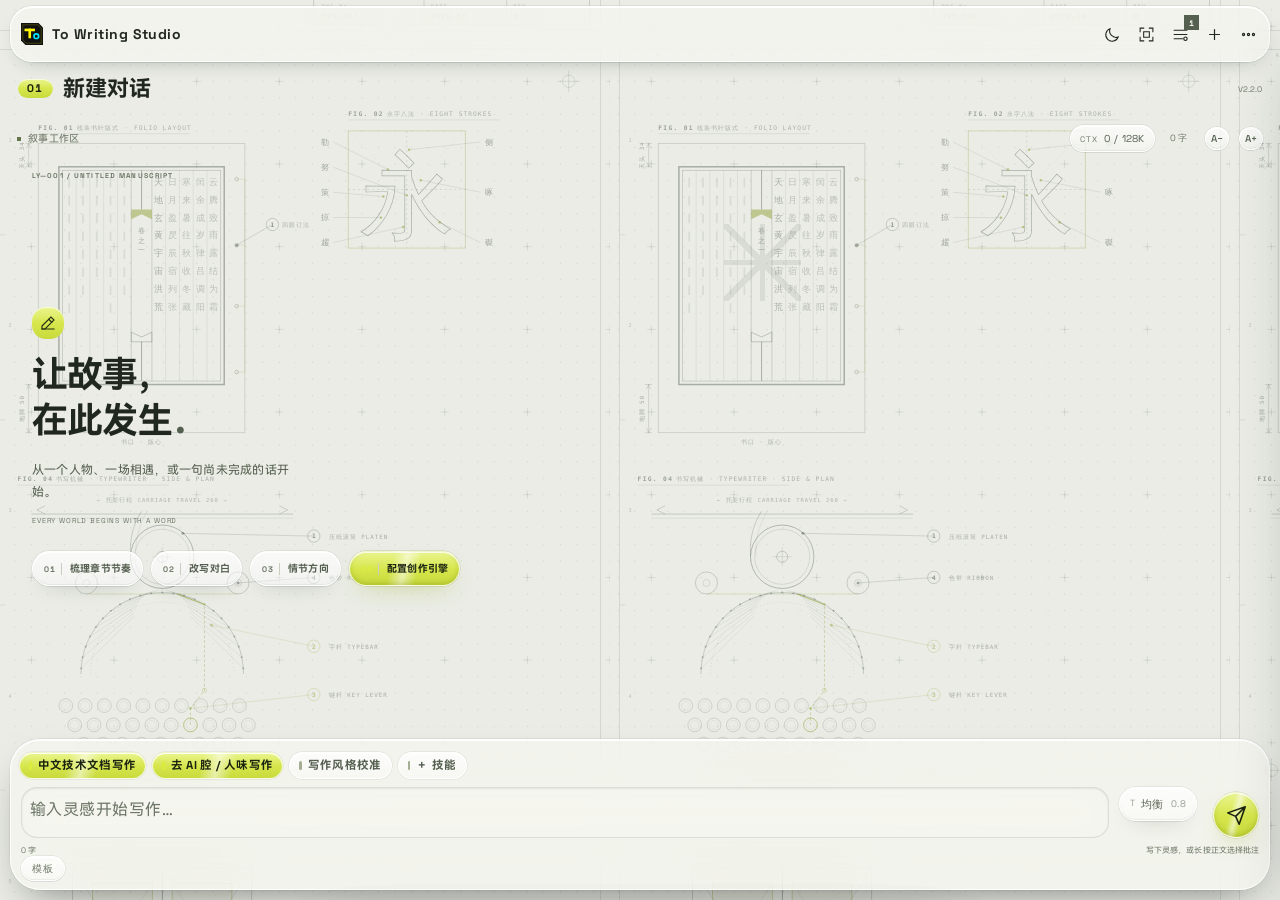
<file: mobile.html>
<!DOCTYPE html>
<html lang="zh-CN" data-theme="dark" data-shell="mobile">
<head>
<meta charset="UTF-8">
<meta name="viewport" content="width=device-width, initial-scale=1.0, viewport-fit=cover, maximum-scale=1.0, user-scalable=no">
<meta name="theme-color" content="#101110">
<meta name="apple-mobile-web-app-capable" content="yes">
<meta name="apple-mobile-web-app-status-bar-style" content="black-translucent">
<meta name="format-detection" content="telephone=no">
<meta name="color-scheme" content="dark light">


<link rel="icon" type="image/svg+xml" href="favicon.svg">
<link rel="icon" type="image/png" sizes="32x32" href="favicon-32.png">
<link rel="apple-touch-icon" sizes="180x180" href="apple-touch-icon.png">
<link rel="manifest" href="manifest.webmanifest">
<link rel="preload" as="font" type="font/woff2" crossorigin href="fonts/font-002.woff2">
<link rel="preload" as="font" type="font/woff2" crossorigin href="fonts/font-001.woff2">
<title>To写作工作台 · To Writing Studio</title>
<!-- fonts.css 不存在，已移除（iOS 上用系统 PingFang SC / HarmonyOS Sans 回落）-->
<style>
/* ==========================================================================
   TO WRITING STUDIO · To写作工作台
   纸与墨是主体，强调色是信号。
   全直角 / 切角 / 等宽数字 / 工程网格 / L形角标 / CRT扫描线
   ========================================================================== */

/* ==========================================================================
   字体：依据 ark-ui-skill 对 Hypergryph/终末地官网 CSS 的实测记录
   —— 官网拉丁字体为 Gilroy / Space Grotesk / Novecento Sans Wide，
      前两者为商业授权不可分发，故采用 **SIL OFL 开源的 Space Grotesk**（官网同款之一）自托管。
   —— 中文交给系统：iOS 苹方 / Windows 雅黑 / HarmonyOS Sans / 思源黑体。
   —— 等宽数字用于索引与计数（tabular-nums），这是终末地排版的硬性特征。
   ========================================================================== */
@font-face{font-family:"Space Grotesk";font-style:normal;font-weight:400;font-display:swap;
  src:url("fonts/font-001.woff2") format("woff2");}
@font-face{font-family:"Space Grotesk";font-style:normal;font-weight:500;font-display:swap;
  src:url("fonts/font-002.woff2") format("woff2");}
@font-face{font-family:"Space Grotesk";font-style:normal;font-weight:700;font-display:swap;
  src:url("fonts/font-003.woff2") format("woff2");}

/* ===== HarmonyOS Sans SC 嵌入（终末地官网中文字形，各设备一致）===== */
/* HarmonyOS Sans SC — 终末地游戏内同款中文字体
   来源: npm harmonyos-sans-sc-webfont-splitted@1.1.0 (cn-font-split 分包, Unlicense)
   字体版权归华为终端有限公司所有, 依 HarmonyOS Sans 官方许可免费商用
   仅包含本界面实际使用的字符子集, 供离线加载
   字重: 400 Regular / 500 Medium / 700 Bold / 900 Black
   重新生成: python tools/build-fonts.py */
@font-face {
font-family:"HarmonyOS Sans SC";
src: local("HarmonyOS Sans SC Regular"),local("HarmonyOS Sans SC"),url("fonts/font-004.woff2") format("woff2");
font-style: normal;
font-weight: 400;
font-display: swap;
unicode-range:U+251,U+259,U+261,U+292,U+2bb-2bc,U+2ca-2cb,U+2d8-2dd,U+2f3,U+301,U+303,U+306-30a,U+30f,U+323,U+326-327,U+335,U+338,U+1e00-1e01,U+1e3e-1e3f,U+1e80-1e85,U+1ea0-1ef9,U+2004-2006,U+2009-200a,U+2010-2011,U+2013-201e,U+2020-2022,U+2025-2029,U+2030,U+2032-2037,U+2039-203b,U+2044,U+2052,U+2060-2064,U+2066-2069,U+2070,U+2074-2079,U+207f-2089,U+20a3-20a4,U+20a6-20ac,U+20b1,U+20b9-20ba,U+20bc-20bd,U+2103,U+2105,U+2109,U+2113,U+2116,U+2121-2122,U+2126,U+212e,U+215b-215e,U+2160-216b,U+2170-2179,U+2190-2193,U+2196-2199,U+2202,U+2206,U+2208,U+220f,U+2211-2212,U+2215,U+221a,U+221d-2220,U+2223,U+2225,U+2227-222b,U+222e,U+2234-2237,U+223d,U+2248,U+224c,U+2252,U+2260-2261,U+2264-2267,U+226e-226f,U+2295,U+2299,U+22a5,U+22bf,U+2312,U+2460-2469,U+2474-249b,U+2500-254b,U+2550-2573,U+2581-258f,U+2593-2595,U+25a0-25a1,U+25b2-25b3,U+25bc-25bd,U+25c6-25c7,U+25ca-25cb,U+25ce-25cf,U+25e2-25e5,U+2605-2606,U+2609,U+2640,U+2642,U+9f1c-9f1f,U+9f23-9f2b,U+9f2d-9f2e,U+9f30-9f33,U+9f35-9f36,U+9f38,U+9f3a,U+9f3c,U+9f3f-9f43,U+9f45-9f46,U+9f48-9f49,U+9f4c-9f4d,U+9f53,U+9f55-9f58,U+9f5a-9f5b,U+9f5d-9f5e,U+9f62,U+9f64-9f65,U+9f68-9f69,U+9f6b,U+9f6d-9f71,U+9f73-9f75,U+9f78-9f7e,U+9f81-9f82,U+9f8e-9f8f,U+9f91-9f93,U+9f96-9f98,U+9f9d-9f9e,U+9fa1-9fff,U+f9f1,U+fa0e-fa0f,U+fa11,U+fa13-fa14,U+fa1f,U+fa21,U+fa23-fa24,U+fa27-fa29,U+fe49-fe52,U+fe54-fe57,U+fe59-fe66,U+fe68-fe6b,U+ff01-ff03,U+ff05-ff0a,U+ff0c-ff1b,U+ff1f-ff3d,U+ff3f,U+ff41-ff5b,U+ff5d,U+ff5f-ff60,U+ffe6;
}
@font-face {
font-family:"HarmonyOS Sans SC";
src: local("HarmonyOS Sans SC Regular"),local("HarmonyOS Sans SC"),url("fonts/font-005.woff2") format("woff2");
font-style: normal;
font-weight: 400;
font-display: swap;
unicode-range:U+4e15,U+4e1e,U+4e2b,U+4eb3,U+4ec9,U+4f0e,U+4f3d,U+4f58,U+4f64,U+4f8f,U+4fd0,U+4fdf,U+501c,U+5043,U+5055,U+510b,U+5140,U+51bc-51bd,U+51cb,U+5243,U+527d,U+531d,U+5323,U+535e,U+536f,U+53a5,U+53f1,U+541d,U+5429,U+542d-542e,U+5431,U+547b,U+5486,U+548e,U+5492,U+54aa-54ab,U+54af,U+54c6,U+54ce,U+54fd,U+5506,U+5509,U+5511,U+552c,U+553e,U+557b,U+55b3,U+55c5,U+55d2,U+55e1,U+55e6,U+55f7,U+55fd,U+5600,U+5608,U+561f,U+5636,U+5639,U+563b,U+563f,U+5659,U+5662,U+568e,U+5693,U+572a,U+573b,U+574d,U+5768,U+5773,U+577b,U+57a0,U+57b8,U+57c2,U+586c,U+587e,U+5892,U+58d5,U+58f9,U+598a,U+5992-5993,U+5996,U+59e3,U+5a20,U+5a29,U+5a6a,U+5a7a,U+5ac9,U+5ae3,U+5b17,U+5b62,U+5b7d,U+5b95,U+5ba6,U+5bb8,U+5c15,U+5c4e,U+5c8c,U+5cab,U+5cb7,U+5d34,U+5d3d,U+5d4a,U+5d82,U+5e1a-5e1b,U+5e44,U+5e7a,U+5ea5,U+5eff,U+5f0b,U+5f29,U+5f77,U+5f89,U+5f99,U+5f9c,U+5fa8,U+5fd0-5fd1,U+5fd6,U+5fff,U+6026,U+6035,U+6043,U+6059,U+6063,U+60b4,U+60b8,U+60bb,U+60d8,U+60f0,U+6115,U+612b,U+618e,U+6194,U+61a9,U+61ca,U+61e6,U+61f5,U+620a,U+6248,U+62a8,U+62d7,U+62fd,U+630e,U+637a,U+6390,U+63a3,U+63ac,U+63b0,U+63e9,U+642a,U+64a9,U+64ae,U+6525,U+652b,U+6538,U+655d,U+65bc,U+65cc,U+65ce,U+65d6,U+65ee-65ef,U+6631,U+6636,U+664c,U+665f,U+6666,U+6684,U+66b9,U+66f3,U+6773,U+6777,U+677c,U+6787,U+67b8,U+67d8,U+67de,U+67e9,U+6845,U+684e,U+6886,U+688f,U+68b5,U+693d,U+6963,U+696b,U+6979,U+6994,U+69b7,U+6a35,U+6aac,U+6b59,U+6c26,U+6c50,U+6c69,U+6c74,U+6c76,U+6c8c,U+6cae,U+6ce0,U+6cef,U+6d19,U+6d5c,U+6d8e,U+6d95,U+6db8,U+6dc5,U+6dd6,U+6dde,U+6de6,U+6dfc,U+6e1a,U+6e25,U+6e6e,U+6e9f,U+6ea7,U+6eb4,U+6ef9,U+6f15,U+6f29-6f2a,U+6f31,U+6f78,U+6fa7,U+6fc2,U+6fe1,U+7131,U+714a,U+715c,U+7166,U+7172,U+71b9,U+7317,U+731d,U+7329,U+7337,U+733e,U+7396,U+73b7,U+73c2,U+73e9,U+7425,U+7428,U+742c,U+742e,U+7455,U+7490,U+74f4,U+7519,U+7525,U+753a,U+75b5,U+75b9,U+75d4,U+75de,U+7638,U+7656,U+765c,U+7678,U+768e,U+76bf,U+76c2,U+76d4,U+76f9,U+7728-7729,U+7762,U+776c,U+777d,U+77a0,U+77cd,U+77f8,U+77fd,U+7825,U+7837,U+787c,U+78b4,U+78d0,U+795a,U+795f,U+79ed,U+7a1e,U+7a37,U+7a79,U+7a92,U+7abf,U+7afa,U+7b06,U+7b20,U+7b4f,U+7b60,U+7b75,U+7b8d,U+7bb4,U+7bdd,U+7be1,U+7cb3,U+7cbc,U+7cdc,U+7cef,U+7f44,U+7f54,U+7f8c,U+7f94,U+7fb2,U+7fb9,U+7fce,U+7fe1,U+8004,U+800b,U+8019,U+808b,U+809b,U+80e5,U+80f1,U+8146,U+816e,U+81c0,U+81c3,U+81c6,U+81fc,U+81fe,U+822b,U+82a5,U+82aa,U+82de,U+8309,U+8317,U+832f,U+8340,U+8343,U+8392,U+83a0,U+8431,U+8469,U+84af,U+8543,U+854a,U+8559,U+8568,U+85b0,U+85b9,U+8638,U+869c,U+86c0,U+86e4,U+8713,U+8718,U+87c0,U+87cb,U+87fe,U+8821-8822,U+8882,U+8892,U+88e8,U+88f1,U+8902,U+892a,U+8983,U+8c5a,U+8c82,U+8d73,U+8dbe,U+8e74,U+8e7c,U+8e87,U+8fc2,U+8fe4,U+8fe6,U+900d,U+9035,U+9041,U+9052,U+905b,U+9068,U+9074,U+9095,U+90a1,U+90c5,U+911e,U+9122,U+9149,U+9157,U+916a,U+916e,U+919b,U+93d6,U+9621,U+9631,U+9642,U+968d,U+9706,U+970f,U+97ed,U+99a5,U+9abc,U+9b03,U+9e9d,U+9ebe,U+9edb,U+9edd,U+9f10;
}
@font-face {
font-family:"HarmonyOS Sans SC";
src: local("HarmonyOS Sans SC Regular"),local("HarmonyOS Sans SC"),url("fonts/font-006.woff2") format("woff2");
font-style: normal;
font-weight: 400;
font-display: swap;
unicode-range:U+4edd-4ede,U+4ee1,U+4ee8,U+4eeb,U+4f09,U+4f22,U+4f43,U+4f57,U+4f5a,U+4f5d,U+4f6f,U+4fce,U+4fda,U+4ff3,U+4ff8,U+4ffe,U+500c,U+500f,U+5025,U+502d,U+504e,U+5088,U+50f3,U+5106,U+5241,U+525c,U+52ad,U+52be,U+530d,U+5310,U+5345,U+539d,U+53df,U+53fb-53fc,U+5420-5421,U+544b,U+5477,U+5482,U+54a7,U+54cc,U+54e7,U+550f,U+5514,U+5530,U+5544,U+5555,U+557e,U+558b,U+5594,U+5599,U+559f,U+55b9,U+55c4,U+55d1,U+55d4,U+55d6,U+55df,U+55e4,U+55e8,U+55ea,U+55ef,U+5623,U+562d,U+564e,U+5654,U+5671,U+56d7,U+56eb,U+56f9,U+5704,U+576d,U+57a1,U+57d5,U+57ed,U+584d,U+5880,U+58ec,U+5914,U+5958,U+599e,U+59be,U+59dd,U+5a11,U+5a40,U+5a55,U+5abe,U+5ae1,U+5ae6,U+5b40,U+5b51,U+5b71,U+5b93,U+5bee,U+5c9c,U+5cc1,U+5ccb,U+5cd2,U+5d06,U+5d2e,U+5d47,U+5d4b,U+5d6f,U+5d99,U+5dfd,U+5e54,U+5e5b,U+5e61,U+5e96,U+5fd2,U+600f,U+6014,U+606b,U+608c,U+609a,U+60c6,U+60da,U+60f4,U+60fa,U+61ff,U+621b,U+621f,U+622e,U+62bf,U+62c8,U+634b,U+636d,U+6371,U+6387,U+63ae,U+63c4,U+63c6,U+63cd,U+63d6,U+63f6,U+6410,U+6414,U+6421,U+64c0,U+64d8,U+661d,U+6641,U+6657,U+66dc,U+6710,U+6748,U+6772,U+67b0,U+67b7,U+6841,U+6849,U+6954,U+695d,U+699b,U+69ab,U+6a28,U+6a47,U+6a58,U+6b46,U+6c21,U+6c24,U+6c35,U+6c4a,U+6c68,U+6c86,U+6c8f,U+6c94,U+6cc5,U+6d2e,U+6d35,U+6d39,U+6d63,U+6d6f,U+6d94,U+6dd9,U+6dec,U+6e4e,U+6e98,U+6ec2,U+6f09,U+6f66,U+6f8d,U+6fb9,U+6fc9,U+6fe0,U+6fef,U+705e,U+7094,U+7119,U+71e7,U+723f,U+726f,U+729f,U+7325,U+7350,U+73c8,U+73d9,U+73de,U+741a,U+7430,U+74e4,U+753e,U+7548,U+7566,U+7579,U+757f,U+7583,U+759d,U+75b8,U+75bd,U+75c2,U+75cd,U+75e2,U+75f1,U+75fc,U+7634,U+7699,U+76c5,U+76f1,U+7708,U+7719,U+777e,U+778c,U+7791,U+77b3,U+77dc,U+781d,U+7823,U+7827,U+782d,U+7830,U+783c,U+7889,U+7893,U+78a3,U+78ec,U+7949,U+795c,U+79e3,U+7a14,U+7a17,U+7a88,U+7a95,U+7aa0,U+7afd,U+7b08,U+7b33,U+7b90,U+7b95,U+7be6,U+7bfe,U+7c0c,U+7c2a,U+7c91,U+7cb2,U+7cc5,U+7da6,U+7f58,U+7f61,U+7fb8,U+7fca,U+8006,U+8012,U+8026,U+8037,U+807f,U+80bd,U+80ed,U+814b,U+8153,U+8171,U+8174,U+8198,U+8200,U+8214,U+821b,U+8222,U+826e,U+828d,U+82be,U+82c4,U+82d2,U+82d5,U+82dc,U+82eb,U+82f7,U+830c,U+832d,U+8334,U+834f,U+83c5,U+83d6,U+83fd,U+840b,U+8418,U+8438,U+843c,U+8473,U+847a,U+84a1,U+84d6,U+84ff,U+852b,U+8564,U+85d0,U+8693,U+86a3-86a4,U+86a7,U+86aa,U+86af,U+86b6,U+86c6,U+86d0,U+86f9,U+8703,U+8707-8709,U+870d,U+8737,U+873b,U+8759,U+8760,U+8782,U+87af,U+87c6,U+87d1-87d2,U+87e0,U+8815,U+8839,U+8869,U+8913,U+8936,U+8a07,U+8a3e,U+8b07,U+8c4c,U+8c62,U+8c89,U+8d6d,U+8d84,U+8d94,U+8dc6,U+8dce,U+8ddb,U+8dfa,U+8e09,U+8e1d,U+8e2e,U+8e31,U+8e39,U+8e3d,U+8e42,U+8e47,U+8e49,U+8e4b,U+8e6d,U+8e76,U+9004-9005,U+9016,U+9036,U+9051,U+907d,U+9082,U+9088,U+9097,U+90b0,U+90d7,U+90dc,U+90e2,U+90ef,U+9104,U+914a,U+9150,U+9169,U+919a,U+91b4,U+938f,U+965f,U+9697,U+96b0,U+96bc,U+96c9,U+970e,U+9739,U+973e,U+9798,U+97a3,U+9997,U+9aef,U+9e82,U+9edc,U+9edf-9ee0,U+9f3e;
}
@font-face {
font-family:"HarmonyOS Sans SC";
src: local("HarmonyOS Sans SC Regular"),local("HarmonyOS Sans SC"),url("fonts/font-007.woff2") format("woff2");
font-style: normal;
font-weight: 400;
font-display: swap;
unicode-range:U+4e01,U+4e39,U+4e43,U+4e4f,U+4e58-4e59,U+4e95,U+4ea1,U+4ea6,U+4eab,U+4eae,U+4ec1,U+4ef2,U+4f0a,U+4f0f-4f11,U+4f2f-4f30,U+4f34,U+4f38,U+4f3c,U+4f69,U+4f73,U+4faf,U+4fb5,U+4fd7,U+4ff1,U+5012,U+5021,U+504f,U+5085,U+5141,U+5144,U+5146,U+5192,U+51a0,U+51b0,U+51b6-51b7,U+51dd,U+51e1,U+5200,U+5211,U+5237,U+523a,U+5272,U+52a3,U+52c3,U+52c7,U+52d2,U+52d8,U+52e4,U+5353,U+539a,U+53e5,U+53eb,U+5401,U+541b,U+5427,U+542b,U+5448,U+54e5,U+54ea,U+5510,U+552f,U+5531,U+554a,U+559d,U+5609,U+5740,U+5750,U+5761,U+5766,U+57c3,U+5802,U+5806,U+5821,U+5851,U+5854,U+585e,U+586b,U+58a8,U+58c1,U+5915,U+5949,U+594f,U+5954,U+5960,U+5976,U+5999,U+59a5,U+59b9,U+59bb,U+59c6,U+59d0-59d1,U+59d3,U+5a5a,U+5a92,U+5b54,U+5b5f,U+5b64,U+5b85,U+5b87-5b88,U+5b8b,U+5b97,U+5b9c,U+5bbf,U+5bc4,U+5bd2,U+5be8,U+5c01,U+5c04,U+5c0a,U+5c16,U+5c24,U+5c3e,U+5c4b,U+5c65,U+5cfb,U+5d07,U+5de1,U+5de7,U+5e1d,U+5e7c,U+5ec9,U+5ef6-5ef7,U+5f04,U+5f1f,U+5f31,U+5f6d,U+5f70,U+5f79,U+5f92,U+5faa,U+5fbd,U+5fd8-5fd9,U+5fe0,U+5ffd,U+6015,U+602a,U+6050,U+6062,U+6069,U+6070,U+6084,U+6089,U+60a3,U+60a8,U+60b2,U+60dc,U+6162,U+6167,U+6170,U+61c2,U+622a,U+6234,U+626d,U+6291,U+62b1,U+62bc-62bd,U+62c6,U+62d2-62d4,U+62d6,U+62f3,U+6311,U+6316,U+6350,U+6355,U+6377,U+6389,U+638c,U+6398,U+63cf,U+63e1,U+63ed,U+63f4,U+640f,U+642c,U+6458,U+6469,U+6478,U+64a4,U+64cd,U+6500,U+653b,U+654f,U+6562,U+6566,U+656c,U+658c,U+65c1,U+65e6,U+65e8,U+65ec,U+65f1,U+65fa,U+660c,U+6628,U+6668,U+667a,U+6696,U+66b4,U+66f9,U+66fc,U+66ff,U+670b,U+6717,U+672b,U+675c,U+676d,U+6790,U+679a,U+679d,U+67b6,U+67ec,U+67f1,U+67f3-67f4,U+683d,U+6842,U+684c,U+6851,U+6885,U+68af-68b0,U+68ee,U+695a,U+699c,U+6b20,U+6b23,U+6b8a,U+6b96,U+6bc5,U+6bcd,U+6bd2,U+6beb,U+6c0f,U+6c1b,U+6c57,U+6c60,U+6c6a,U+6c89,U+6cc9,U+6cdb,U+6ce5,U+6cf0,U+6cf3,U+6d17,U+6d1b,U+6d1e,U+6d3d,U+6d59,U+6d66,U+6d69-6d6a,U+6d6e,U+6d82,U+6db2,U+6db5,U+6de1,U+6dee,U+6df7,U+6dfb,U+6e20-6e21,U+6e58,U+6eaa,U+6ecb,U+6ed1,U+6f0f,U+6f20,U+6f2b,U+6f58,U+704c,U+7070,U+708e,U+70ad,U+70b8,U+7126,U+714c,U+718a,U+719f,U+71c3,U+71d5,U+7206,U+7236,U+7238,U+7259,U+725b,U+7262,U+7267,U+72e0,U+731b,U+73bb,U+73cd,U+73e0,U+741b,U+7434,U+745e,U+7483,U+74dc,U+74e6,U+74f7,U+7518,U+7532,U+755c,U+756a,U+7586,U+7591,U+75ab,U+75be,U+75db,U+764c,U+7687,U+76c8,U+76df,U+76f2,U+76fe,U+7761,U+77db,U+786c,U+7891,U+78c1,U+78e8,U+795d,U+7965,U+7981,U+79d2,U+79df,U+79e6,U+79e9,U+7a00,U+7a3b,U+7a3f,U+7a46,U+7a7f,U+7a97,U+7adf,U+7aef,U+7af9,U+7b11,U+7b26,U+7bb1,U+7bc7,U+7c4d,U+7c89,U+7c97,U+7f8a,U+7fbd,U+7ffb,U+8000,U+8010,U+8015,U+8017,U+8033,U+8058,U+805a,U+8089,U+8096,U+809d,U+80a5,U+80a9,U+80af,U+80de,U+80e1,U+8150,U+817f,U+81a8,U+81e3,U+8212,U+827e,U+82ac,U+82b3,U+82d7,U+82e5,U+8302,U+8336,U+8352,U+8377,U+83ab,U+83f2,U+8461,U+8463,U+8499,U+84c4,U+852c,U+8584,U+864e,U+86cb,U+8861,U+8863,U+8870,U+8877,U+8881,U+888b,U+88c1-88c2,U+88d5,U+8986,U+8c46,U+8c6a,U+8c8c,U+8d64,U+8d6b,U+8d74,U+8da3,U+8dd1,U+8ddd,U+8ddf,U+8de8,U+8df3,U+8e0f,U+8f9b,U+8fd4,U+8fea-8feb,U+8ff7,U+9003,U+900f,U+9014,U+906d,U+9075,U+907f-9080,U+90a6,U+90ca,U+90ce,U+90ed,U+9192,U+91ce,U+963b,U+9644,U+966a,U+9675-9677,U+9686,U+9694,U+96c5,U+96d5,U+96e8,U+96ea,U+96f6-96f7,U+9707,U+971e,U+9732,U+978b,U+9910,U+9aa8,U+9ebb,U+9ece,U+9ed8;
}
@font-face {
font-family:"HarmonyOS Sans SC";
src: local("HarmonyOS Sans SC Regular"),local("HarmonyOS Sans SC"),url("fonts/font-008.woff2") format("woff2");
font-style: normal;
font-weight: 400;
font-display: swap;
unicode-range:U+4e69,U+4f67,U+4f7e,U+4f89,U+4fdc,U+50e6,U+50ec,U+5196,U+51ab,U+51b1,U+5202,U+5233,U+5261,U+52ac,U+531a,U+5363,U+536e,U+5416,U+5432,U+5454,U+5472,U+5476,U+5478,U+54ad,U+54bb,U+54c2,U+54cf,U+54da,U+54de,U+5537,U+553f,U+5575,U+5581,U+55cc,U+55fe,U+5601,U+560c,U+561e,U+564d,U+566b,U+56dd,U+5709,U+572c,U+572e,U+576b,U+57cf,U+57d2,U+57f8,U+580d,U+581e,U+5844,U+5881,U+589a,U+5924,U+593c,U+5981,U+5997,U+59a3,U+59b2,U+5ab8,U+5ad8,U+5b34,U+5b5b,U+5ba5,U+5c25,U+5c59,U+5c63,U+5d1e,U+5d24,U+5d6b,U+5e11,U+5e14,U+5e8b,U+5eb3,U+5ed1-5ed2,U+5ef4,U+5efe,U+5f40,U+5f58,U+5f73,U+5f8c,U+5fad,U+600d,U+6019,U+601b,U+602b,U+605a,U+6083,U+6092,U+6100,U+610e,U+623d,U+624c,U+62ca,U+634c,U+6369,U+638e,U+641b,U+6426,U+646d,U+6535,U+65c4,U+65d2,U+6661,U+66db,U+670a,U+6715,U+6753,U+6798,U+67c3,U+67f0,U+681d,U+6855,U+686b,U+68f9,U+6939,U+696e,U+6980,U+698d,U+69b1,U+69ca,U+69ed,U+69f2,U+69ff,U+6a18,U+6aab,U+6b39,U+6b82,U+6b84,U+6b9b,U+6bb3,U+6bf3,U+6bf9,U+6c05-6c06,U+6c0d,U+6c19-6c1a,U+6cb2,U+6cd6,U+6d07,U+6d1a,U+6d27,U+6d2b,U+6d33,U+6d91,U+6dab,U+6e53-6e54,U+6e8f,U+6ebb,U+6f36,U+6fb6,U+7035,U+7085,U+70bb,U+7178,U+71b5,U+7228,U+7256,U+725d,U+726e,U+727e,U+72b0,U+72b4,U+72ce,U+72f7,U+72fa-72fb,U+7313,U+7322,U+738e,U+739f,U+73e5,U+7481,U+74ba,U+74e0,U+750f,U+7540,U+754b,U+755a-755b,U+758b,U+7594,U+75b3,U+760c,U+7615,U+7630,U+7635,U+7640,U+7654,U+76a4,U+76cd,U+775a,U+7765,U+7768,U+77bd,U+77ec,U+781f,U+78a1,U+78d4,U+78d9,U+7905,U+7913,U+79b3,U+79d5,U+79eb,U+7a02,U+7a70,U+7a86,U+7b25,U+7b2a-7b2b,U+7b2e,U+7b31,U+7b38,U+7b47,U+7b62,U+7b6e,U+7b72,U+7b7b,U+7b85,U+7b9c,U+7bcc,U+7bea,U+7bfc,U+7c0b,U+7c26,U+7c9e,U+7ce8,U+7dae,U+7e47,U+7e9b,U+7f36,U+7f7e,U+7fb0,U+7fbc,U+7fee,U+8016,U+8020,U+802a,U+8031,U+8043,U+8071,U+809f,U+80ab,U+80cd,U+80d7,U+8112,U+8118,U+8160,U+8169,U+8188,U+81a6,U+81c1,U+8234,U+823e,U+825f,U+8298,U+829f,U+82a4,U+82ca,U+82e1,U+82e4,U+82f4,U+82fb,U+8306,U+8308,U+831a,U+8333,U+83c0,U+83d4,U+83df,U+83f8,U+8401,U+840f,U+841c,U+8451,U+845a,U+846d,U+8476,U+8478,U+84ba,U+84bd,U+851f,U+8548,U+8556,U+855e,U+8585,U+85a4,U+8627,U+8629,U+867a,U+868b,U+868d,U+86b5,U+86c4,U+86de,U+86e9,U+86f8,U+872e,U+8731,U+873e,U+8765,U+877b,U+877d,U+8785,U+87ab,U+87ca,U+87ea,U+87ee,U+8813,U+8816,U+8832,U+8864,U+8872,U+887f,U+88a2,U+88b7,U+88c9,U+88ce,U+88f0,U+890a,U+892b,U+897b,U+89da,U+89f3,U+8c55,U+8c73,U+8c78,U+8d91,U+8dba,U+8dcf,U+8deb-8dec,U+8e14,U+8e3a,U+8e41,U+8e6f,U+8fb6,U+8fd3,U+8fe8,U+9011,U+902d,U+90be,U+915e,U+9161-9162,U+9179,U+9185,U+918c,U+9190,U+91a3,U+92c8,U+953a,U+961d,U+9654,U+96ce,U+96e9,U+972a,U+9730,U+9785,U+9954,U+9aba,U+9ac0-9ac1,U+9ae1,U+9aeb,U+9aed,U+9af9,U+9b1f,U+9b32,U+9b4d,U+9b51,U+9e87,U+9ee2,U+9f17,U+9f19,U+9f22,U+9f2c,U+9f2f;
}
@font-face {
font-family:"HarmonyOS Sans SC";
src: local("HarmonyOS Sans SC Regular"),local("HarmonyOS Sans SC"),url("fonts/font-009.woff2") format("woff2");
font-style: normal;
font-weight: 400;
font-display: swap;
unicode-range:U+4e47,U+4e5c,U+4e8d,U+4e93,U+4ebb,U+4ec4,U+4edf,U+4ef5,U+4f32,U+4f5e,U+4f76,U+4f7b,U+5028,U+502c,U+5048,U+5080,U+50ee,U+5121,U+51c7,U+5208,U+520e,U+52f0,U+530f,U+535f,U+53f5,U+5412,U+5443,U+5464,U+5466,U+54a3,U+54a6,U+54bf,U+54d0,U+5533,U+5541,U+5549,U+5550,U+5556,U+555c,U+5576-5577,U+558f,U+5591,U+55b1,U+55dd,U+55e5,U+55f2,U+55f5,U+560f,U+5627,U+562c,U+564c,U+5657-5658,U+5664,U+567b,U+5685,U+56d4,U+56e1,U+571c,U+5769,U+577c,U+578c,U+5793,U+57e4,U+5800,U+5807,U+5889,U+58c5,U+59a4,U+59af,U+59d8,U+5a09,U+5a0c,U+5a4a,U+5a62,U+5a67,U+5aeb,U+5b53,U+5b6c,U+5c3b,U+5c50,U+5c7a,U+5ca2-5ca3,U+5cac,U+5d26-5d27,U+5d6c,U+5d9d,U+5db7,U+5df3,U+5e19,U+5ea0,U+5eb9,U+5ebe,U+5edb,U+5f01,U+5f2d,U+5fb5,U+5fbc,U+5fdd,U+5fea,U+5ff8,U+6029,U+6041-6042,U+60b1,U+6175,U+6215,U+6221-6222,U+623e,U+62bb,U+6308,U+6339,U+638a,U+63e0,U+643d,U+6441,U+647a,U+6485,U+64e2,U+6555,U+659b,U+65ab,U+65c3,U+65c6,U+65f0,U+6600,U+6677,U+668c,U+669d,U+66be,U+66e9,U+66f7,U+6775,U+678b,U+67c1,U+67d2,U+67e2,U+6832,U+6840,U+6874,U+6877,U+68f0,U+68fc,U+690b,U+6910,U+6934,U+6966,U+6978,U+6998,U+69a7,U+69c1,U+69ce,U+6a17,U+6a3d-6a3e,U+6a50,U+6a5b,U+6a84,U+6a97,U+6b8d,U+6baa,U+6bd6,U+6bfd,U+6c10,U+6c16,U+6c18,U+6c3d,U+6c54,U+6cd4,U+6ceb,U+6cee,U+6d04,U+6d0c,U+6d60,U+6ddd,U+6de0,U+6e6b,U+6eb1,U+6ebd,U+6ecf,U+6ed3,U+6fde,U+7023,U+70b7,U+70ca,U+7110,U+712f,U+7168,U+71b3,U+71f9,U+7230,U+723b,U+7284,U+728d,U+7292,U+72d2,U+72d9,U+7301,U+731e,U+7352,U+7360,U+73a2,U+73b3,U+740a,U+7441,U+7457,U+74ff,U+7511,U+75a3,U+75a5,U+75d8,U+75e3-75e4,U+75e7,U+75ff,U+7610,U+7619,U+7622,U+7633,U+7688,U+76b4,U+76e5,U+771a,U+772d,U+779f,U+7812,U+7818,U+7826,U+7829,U+782c,U+784c,U+7850,U+7887,U+789a,U+78b2,U+78f4,U+7957,U+7a39,U+7aa8,U+7ae6,U+7b04,U+7b0f,U+7b1e,U+7b24,U+7bac,U+7bb8,U+7bc1,U+7bd9,U+7c1f,U+7ccc,U+7f45,U+7f5f,U+7f71,U+7fa7,U+7faf,U+7fbf,U+7fd5,U+7fe5-7fe6,U+7ff3,U+801c,U+8052,U+8084,U+8093,U+80b1,U+80bc,U+80db,U+80dd,U+80e4,U+80ef,U+80f4,U+8132,U+815a,U+8167,U+81ca,U+81cc,U+81ec,U+8202,U+8210,U+8228,U+8244,U+8249,U+824f,U+828a,U+828e,U+82a1,U+82a8-82a9,U+82ab,U+82b4,U+82e3,U+8331,U+833a,U+8351,U+8378,U+83a8,U+83aa,U+83d8,U+83e1,U+83ea,U+83f0,U+8497,U+84c1,U+84ca,U+84fc,U+8538,U+853b,U+857b,U+858f,U+859c,U+85ff,U+8605,U+8662,U+867b,U+86a8-86a9,U+86b1,U+86b4,U+86c9,U+86ed,U+870a,U+8722,U+8725,U+8734,U+874c,U+8763,U+876e,U+879f,U+87b3,U+87e5,U+887d-887e,U+8888,U+88df,U+88fe,U+8919,U+8921,U+89e5,U+8c47,U+8c49,U+8c7a,U+8d67,U+8db5,U+8dbf,U+8dd7,U+8dfd,U+8e05,U+8e1f,U+8e59,U+8e69,U+8e85,U+900b,U+9021,U+902f,U+9044,U+9062,U+908b,U+9099,U+909b,U+90b4,U+90c7,U+90eb,U+90fe,U+9123,U+9143,U+9146,U+9172,U+918d,U+91aa,U+91ae,U+91ba,U+93ca,U+96b9,U+96d2,U+9708,U+975b,U+977c,U+992e,U+9955,U+9ab0,U+9ab6-9ab7,U+9ac2,U+9afb,U+9b23,U+9b3b,U+9ecd,U+9ecf,U+9ee7;
}
@font-face {
font-family:"HarmonyOS Sans SC";
src: local("HarmonyOS Sans SC Regular"),local("HarmonyOS Sans SC"),url("fonts/font-010.woff2") format("woff2");
font-style: normal;
font-weight: 400;
font-display: swap;
unicode-range:U+3001-3002,U+3008-3011,U+3014-3017,U+4e00,U+4e03,U+4e09-4e0b,U+4e0d,U+4e14,U+4e16,U+4e2d,U+4e3b,U+4e45,U+4e4b,U+4e4e,U+4e5d,U+4e5f,U+4e88,U+4e8b-4e8c,U+4e92,U+4e94,U+4e9b,U+4ea4,U+4eac,U+4eba,U+4ec0,U+4eca-4ecb,U+4ecd,U+4ed6,U+4ed8,U+4ee3-4ee5,U+4ef6,U+4efb,U+4efd,U+4f01,U+4f0d,U+4f46,U+4f4d-4f4f,U+4f55,U+4f5c,U+4f7f,U+4f8b,U+4f9b,U+4f9d,U+4fbf,U+4fc3-4fc4,U+4fdd,U+4fe1,U+500d,U+5019,U+503c,U+5047,U+505a,U+505c,U+5065,U+50cf,U+5143,U+5145,U+5148-5149,U+514d,U+5165,U+5168,U+516b-516d,U+5171,U+5175-5178,U+517c,U+518d,U+5206-5207,U+520a,U+5217,U+521d,U+5224,U+5229,U+5230,U+5238,U+523b,U+524d,U+526f,U+529b,U+529f-52a0,U+52a9-52aa,U+5305,U+5316-5317,U+5341,U+5347-5348,U+534a,U+5357,U+535a,U+5361,U+5370-5371,U+5382,U+539f,U+53bb,U+53c8,U+53ca-53cb,U+53cd,U+53d6-53d7,U+53e3-53e4,U+53e6,U+53ec,U+53ef-53f0,U+53f2-53f3,U+53f8,U+5404,U+5409,U+540d,U+5411,U+5426,U+5438,U+544a,U+5462,U+5468,U+5473,U+547c-547d,U+548c,U+54c1,U+54c8,U+552e,U+5546,U+5584,U+559c,U+5668,U+56db,U+56e0,U+56fa,U+571f,U+5728,U+5730,U+5733,U+5747,U+578b,U+57ce,U+57df,U+57f9-57fa,U+5883,U+589e,U+58eb,U+590f,U+5916,U+591a,U+591c,U+5927,U+5929-592a,U+592e,U+5931,U+5947,U+5957,U+5973,U+5979,U+597d,U+5982,U+59cb,U+59d4,U+5a01,U+5b50,U+5b57-5b58,U+5b63,U+5b69,U+5b89,U+5b8c,U+5b8f,U+5b98,U+5b9a,U+5ba2-5ba4,U+5bb3,U+5bb9,U+5bc6,U+5bcc,U+5bdf,U+5c0f,U+5c11,U+5c1a,U+5c31,U+5c3c,U+5c45,U+5c55,U+5c71,U+5cb8,U+5ddd-5dde,U+5de5-5de6,U+5dee,U+5df1-5df2,U+5df4,U+5e02,U+5e0c,U+5e38,U+5e45,U+5e55,U+5e73-5e74,U+5e8f,U+5e95,U+5e97,U+5e9c,U+5ea6-5ea7,U+5ead,U+5eb7,U+5efa,U+5f0f,U+5f15,U+5f62,U+5f71,U+5f80,U+5f85,U+5f88,U+5f8b,U+5f90,U+5f97,U+5fae,U+5fb7,U+5fc3,U+5fc5,U+5feb,U+600e,U+601d,U+6025,U+6027,U+606f,U+60c5,U+60e0,U+60f3,U+610f,U+611f,U+6210-6211,U+6216,U+623f-6240,U+624b,U+6253,U+6276,U+6279,U+627e-6280,U+628a,U+6293,U+6295,U+6297,U+62c9,U+62cd,U+62db,U+62ec,U+62ff,U+6301,U+6307,U+6309,U+632f,U+6388,U+6392,U+63a2,U+63a5,U+63a7-63a8,U+63aa,U+63d0,U+641e,U+64ad,U+652f,U+6536,U+6539,U+653e-653f,U+6545,U+6548,U+6551,U+6563,U+6574,U+6587,U+6599,U+65a4,U+65af-65b0,U+65b9,U+65bd,U+65c5,U+65cf,U+65e5,U+65e9,U+660e,U+6613,U+661f-6620,U+6625,U+662f,U+665a,U+666e-666f,U+66f2,U+66f4,U+66fe,U+6700,U+6708-6709,U+670d,U+671b,U+671d,U+671f,U+6728,U+672a,U+672c,U+674e,U+6750-6751,U+675f,U+6797,U+67d0,U+67d3,U+6821,U+6839,U+683c,U+6848,U+68c9,U+690d,U+6a21,U+6b21,U+6b3e,U+6b4c,U+6b62-6b66,U+6b7b,U+6bb5,U+6bcf,U+6bd4,U+6bdb,U+6c11,U+6c34,U+6c38,U+6c42,U+6c5f,U+6c7d,U+6c99,U+6cb3,U+6cb9,U+6cbb,U+6cbf,U+6cd5,U+6ce2,U+6d0b,U+6d25,U+6d2a,U+6d32,U+6d3b,U+6d3e,U+6d41,U+6d77,U+6d88,U+6df1,U+6e05,U+6e2f,U+6e56,U+6e90,U+6f14,U+6f6e,U+6fb3,U+6fc0,U+706b,U+70c8,U+7136,U+7164,U+7167,U+7247-7248,U+724c,U+7269,U+7279,U+72af,U+7387,U+7389,U+738b,U+73ed,U+7403,U+7406,U+751a,U+751f,U+7528,U+7530-7531,U+7533,U+7537,U+754c,U+7559,U+7565,U+75c5,U+767b,U+767d-767e,U+7684,U+76ae,U+76ca,U+76db,U+76ee,U+76f4,U+76f8,U+770b,U+773c,U+7763,U+77e5,U+77ed,U+77f3,U+7814,U+7834,U+793a,U+793e,U+7956,U+795e,U+7968,U+798f,U+79c0,U+79d1,U+79fb,U+7a0b,U+7a76,U+7a7a,U+7a81,U+7acb,U+7ad9,U+7ae0,U+7ae5,U+7b2c,U+7b49,U+7b54,U+7b56,U+7b97,U+7ba1,U+7c73,U+7cbe,U+7cfb,U+7d20,U+7d22,U+7e41,U+7f3a,U+7f6a,U+7f6e,U+7f72,U+7f8e,U+8001,U+8003,U+8005,U+800c,U+80a1,U+80b2,U+80fd,U+81ea,U+81f3,U+821e,U+822a,U+822c,U+8239,U+826f,U+8272,U+82b1,U+82e6,U+82f1,U+8349,U+83dc,U+843d,U+8457,U+85cf,U+878d,U+8840,U+884c,U+8857,U+88ab,U+897f,U+8981,U+89d2,U+89e3,U+8a00,U+8b66,U+8c61,U+8d70,U+8d77,U+8d85,U+8d8a,U+8db3,U+8def,U+8eab,U+8fc5,U+8fce,U+8fd1,U+8ff0,U+8ffd,U+9000-9001,U+9010,U+901a,U+901f-9020,U+9047,U+904d,U+9053,U+90a3,U+90e8,U+90fd,U+914d,U+9152,U+91c7,U+91cd,U+91cf,U+91d1,U+9632,U+963f,U+964d,U+9650,U+9662,U+9664,U+969c,U+96c4,U+96c6,U+9700,U+9752,U+975e,U+9760,U+9762,U+9769,U+97f3,U+98df,U+9996,U+9999,U+9ad8,U+9f13,U+fe10-fe19,U+fe30-fe31,U+fe33-fe44;
}
@font-face {
font-family:"HarmonyOS Sans SC";
src: local("HarmonyOS Sans SC Regular"),local("HarmonyOS Sans SC"),url("fonts/font-011.woff2") format("woff2");
font-style: normal;
font-weight: 400;
font-display: swap;
unicode-range:U+4e4d,U+4e5e,U+4ea8,U+4ed5,U+4f51,U+4f7c,U+4f83,U+4fae,U+4fd1,U+4fd8,U+4fef,U+4ffa,U+5018,U+5026,U+508d,U+50a3,U+50da,U+50e7,U+50fb,U+515c,U+5162,U+5189,U+5195,U+51a4,U+51f3,U+51f9,U+5203,U+5254,U+5256,U+52ff,U+5319,U+5320,U+533e-533f,U+5351,U+5375,U+53db,U+53ed-53ee,U+541f,U+5435,U+543b,U+5475,U+5484,U+548b,U+5490,U+54c9,U+54e9,U+54fa,U+5543,U+5587,U+5589,U+5598,U+55a7,U+55d3,U+560e,U+576f,U+5777,U+57ae,U+57e0,U+5830,U+589f,U+58a9,U+5937,U+5962,U+5974,U+5984,U+59ae,U+59e8,U+59ec,U+5a1f,U+5a23,U+5a36,U+5a3c,U+5a49,U+5a9a,U+5ab3,U+5ac2,U+5ad6,U+5b5a,U+5b99,U+5b9b,U+5bb5,U+5bc5,U+5bc7,U+5bde,U+5be1,U+5be5,U+5c09,U+5c2c,U+5c51,U+5cb1,U+5cd9,U+5cea,U+5d0e,U+5d16,U+5d29,U+5d4c,U+5dcd,U+5deb,U+5e87,U+5e9a,U+5ed3,U+5f13,U+5f57,U+5f64,U+5f87,U+5f8a,U+5f98,U+5fe1,U+5ff1,U+6016,U+6021,U+606a,U+606d,U+6096,U+60bc,U+60d5,U+60df,U+60f9,U+611a,U+614c,U+6177,U+6241,U+6252,U+6254,U+625b,U+626f,U+627c,U+6292,U+6296,U+62b9,U+62c2,U+62cc,U+62ef,U+62f1,U+634f,U+63a0,U+63e3,U+6467,U+6495,U+64bc,U+64c2,U+6518,U+6577,U+6590,U+65a7,U+6627,U+6643,U+6674,U+6687,U+66ae,U+66d9,U+66dd,U+66f0,U+6714,U+673d,U+6789,U+6795,U+67d1,U+67ff,U+6813,U+6829,U+6893,U+68a7,U+68ad,U+68b3,U+68cd,U+68d5,U+68d8,U+68e0,U+690e,U+6930,U+6960,U+6977,U+6986,U+69bb,U+69d0,U+69fd,U+6a1f,U+6b47,U+6b49,U+6b6a,U+6bd7,U+6c13,U+6c1f,U+6c2e-6c2f,U+6c72,U+6c7e,U+6c81,U+6c90,U+6cbc,U+6ccc,U+6cd3,U+6cd7,U+6ce3,U+6d5a,U+6dcc,U+6de4,U+6df3,U+6e1d,U+6e23,U+6e2d,U+6e9c,U+6ea5,U+6ec7,U+6ed4-6ed5,U+6f2f,U+6f33,U+6f62,U+6fa1,U+7011,U+701a,U+707c,U+708a,U+70af,U+70d8,U+70f9,U+711a,U+7130,U+714e,U+716e,U+7194,U+71a0,U+71ac,U+71e5,U+7280-7281,U+72d0,U+72fc,U+7316,U+731c,U+7334,U+7357,U+7384,U+73ab,U+73ca,U+7422,U+7426,U+742a,U+745b-745c,U+745f,U+7470,U+7480,U+74a7,U+7529,U+7578,U+75d5,U+7696,U+76ce,U+7736-7737,U+7766,U+77a7,U+77bb,U+77d7,U+77e2-77e3,U+77ee,U+780c,U+785d,U+788c,U+789f,U+78c5,U+78ca,U+7901,U+7941,U+796d,U+79be,U+79e4,U+79f8,U+7a1a,U+7a3c,U+7a57,U+7a74,U+7a98,U+7a9f,U+7aff,U+7b1b,U+7bf7,U+7c07,U+7c3f,U+7c7d,U+7c9f,U+7ca5,U+7cb9,U+7cd9,U+7cdf,U+7e82,U+7f38,U+7f69,U+7f9e,U+7fdf,U+7fe9,U+800d,U+8018,U+803d,U+803f,U+80a2,U+80aa,U+80d6,U+8116,U+813e,U+8151,U+8155,U+817a,U+819d,U+81fb,U+8205,U+820c,U+821c,U+82ad,U+82af,U+82b9,U+82bd,U+82d1,U+82db,U+82df,U+82ef,U+8304,U+832c,U+8335,U+8354,U+839e,U+8403,U+840c,U+840e,U+8446,U+846b,U+849c,U+84b2,U+84c9,U+8517,U+851a,U+853d,U+8549,U+8587,U+85af,U+85fb,U+8611,U+8650,U+865e,U+868a,U+868c,U+86d9,U+8700,U+8774,U+8776,U+8862,U+88d4,U+88d8-88d9,U+88f8-88f9,U+895f,U+8a79,U+8b6c,U+8c41,U+8c79,U+8d81,U+8d9f,U+8dcb,U+8dea,U+8e22,U+8e29,U+8e35,U+8e44,U+8e72,U+8e81,U+8eac,U+8eb2,U+8fe2,U+8fed,U+9017,U+901b,U+902e,U+9038,U+9050,U+906e,U+9091,U+90aa,U+90af,U+90dd,U+914b,U+916f,U+9175-9176,U+918b,U+946b,U+962e,U+9640,U+964c,U+9661,U+9672,U+968b,U+9699,U+96c0,U+9716,U+9756,U+9761,U+97a0,U+97f6,U+99a8,U+9ad3,U+9ae6,U+9e93,U+9ed4;
}
@font-face {
font-family:"HarmonyOS Sans SC";
src: local("HarmonyOS Sans SC Regular"),local("HarmonyOS Sans SC"),url("fonts/font-012.woff2") format("woff2");
font-style: normal;
font-weight: 400;
font-display: swap;
unicode-range:U+4e10,U+4e56,U+4ea2,U+4ea5,U+4ec3,U+4f36,U+4f3a,U+4f5f,U+4f6c,U+4f70,U+4f84,U+4f88,U+4f8d,U+4f97,U+5014,U+501a,U+5029,U+504c,U+516e,U+5197,U+51a5,U+51f8,U+5201,U+5228,U+524c,U+527f,U+5288,U+52fa,U+5315,U+5321,U+5352,U+5366,U+53e8-53e9,U+5406,U+540f,U+543c,U+5471,U+5480,U+5495,U+549a,U+54b3,U+54c7,U+54e6,U+54ee,U+54fc,U+5501,U+556a,U+557c,U+5583,U+55dc,U+55e3,U+5632,U+5669,U+566c,U+5676,U+56b7,U+56bc,U+56da,U+56e4,U+56ff,U+5703,U+5729,U+57a2-57a3,U+58d1,U+5919,U+592d,U+592f,U+5944,U+5955,U+595a,U+5983,U+598d,U+59ca,U+59e5,U+5a13,U+5a25,U+5a77,U+5a7f,U+5a9b,U+5ab2,U+5b09,U+5b70,U+5b75,U+5b7a,U+5bd0,U+5bf0,U+5c41,U+5c79,U+5c91,U+5c94,U+5ced,U+5d69,U+5e16,U+5e4c,U+5eb6,U+5f08,U+5f1b,U+5f27,U+5f3c,U+5ffb,U+6020,U+602f,U+604d,U+6055,U+606c,U+608d,U+60cb,U+60e6,U+60f6,U+618b,U+61a7-61a8,U+61ac,U+61cb,U+620c-620e,U+6233,U+6249,U+6273,U+6289,U+62c4,U+62c7,U+62ce,U+62d9,U+62ed-62ee,U+62f4,U+62f7,U+6345,U+634d-634e,U+6382,U+6396,U+63c9,U+63ea,U+6413,U+6452,U+645e,U+6479,U+6482,U+6487,U+64ac,U+64ce,U+64d2,U+6556,U+659f,U+65a1,U+660a,U+6615,U+664f,U+667e,U+66e6,U+6726,U+6756,U+675e,U+67c4,U+67da,U+6853,U+6897,U+68a2,U+68e3,U+68fa,U+693f,U+6942,U+695e,U+6995,U+69a8,U+69ad,U+69b4,U+69cc,U+6a44,U+6a59,U+6a80,U+6b83,U+6b86,U+6b89,U+6bcb,U+6bd3,U+6c30,U+6c40,U+6c5e,U+6c85,U+6cad,U+6cb1,U+6cbd,U+6cf1,U+6d31,U+6d85,U+6d93,U+6daa,U+6dae,U+6dbf,U+6dc6-6dc7,U+6e32,U+6e3a,U+6e43-6e44,U+6e4d,U+6e5f,U+6eba,U+6ec1,U+6f3e,U+6f5e,U+6f7a,U+6f7c,U+6f88,U+6f8e,U+6fee,U+701b,U+7078,U+7095,U+7099,U+70ab,U+70d9,U+70f7,U+70fd,U+7109,U+715e,U+717d,U+7184,U+71a8,U+71ce,U+71ee,U+722a,U+7235,U+7239,U+7252,U+72c4,U+72e1,U+72e9,U+733f,U+73c0,U+7409,U+7435-7436,U+7459-745a,U+747e,U+748b,U+749c,U+749e,U+74a8,U+74e2-74e3,U+7504,U+752c-752d,U+7599-759a,U+75a4,U+75ca,U+75f0,U+75f9,U+7600-7601,U+761f-7620,U+7629,U+768b,U+7693,U+7738,U+773a,U+776b,U+777f,U+7785,U+778e,U+77a5,U+77aa,U+77b0,U+77bf,U+7852,U+78be,U+78d5,U+78fa,U+7934,U+7940,U+7948,U+795b,U+7960,U+797a,U+79a7,U+79ba,U+7a20,U+7a96,U+7b19,U+7b28,U+7b50,U+7b71,U+7b77,U+7b94,U+7bc6,U+7c27,U+7c38,U+7c95,U+7cb1,U+7ce0,U+7d0a,U+7d6e,U+7f79,U+7f9a,U+7fcc,U+8046,U+8098,U+80da,U+80f0,U+80f3,U+80fa,U+812f,U+8148,U+8165,U+818a,U+819b,U+81b3,U+81ba,U+81e7,U+8235,U+8237-8238,U+828b,U+8299,U+82ae,U+82b7,U+82d3,U+8301,U+831c,U+8338-8339,U+837b-837c,U+8386,U+8393,U+8398,U+83bd,U+83c1,U+83cf,U+83e0,U+83e9,U+8475,U+84bf,U+84d3,U+85c9,U+85d5,U+85dc,U+85e9,U+8654,U+86db,U+86df,U+86fe,U+8712,U+871a,U+873f,U+8757,U+8783,U+8859,U+888d,U+88a4,U+88f3-88f4,U+8910,U+8912,U+891a,U+8925,U+8d66,U+8db4,U+8dda,U+8de4,U+8e1e,U+8e4a,U+8e66,U+8e6c,U+8fe5,U+901e,U+9083,U+90b3,U+90b8,U+90e1,U+90f4,U+9119,U+912f,U+9131,U+914c,U+915a,U+9163,U+9165,U+9170,U+91c9,U+91dc,U+962a,U+965b,U+9685,U+9698,U+96cc-96cd,U+96ef,U+96f9,U+9704,U+9713,U+9773-9774,U+9776,U+9ab8,U+9e8b,U+9e92,U+9eef;
}
@font-face {
font-family:"HarmonyOS Sans SC";
src: local("HarmonyOS Sans SC Regular"),local("HarmonyOS Sans SC"),url("fonts/font-013.woff2") format("woff2");
font-style: normal;
font-weight: 400;
font-display: swap;
unicode-range:U+20-7e,U+a0-17f,U+18f,U+192,U+1a0-1a1,U+1af-1b0,U+1cd-1dc,U+1e5,U+1e7,U+1e9,U+1ef-1f0,U+1f9-1ff,U+218-21b,U+21f,U+237,U+2c6-2c7,U+2c9,U+300,U+302,U+304,U+30c,U+ff04,U+ff0b,U+ff1c-ff1e,U+ff3e,U+ff40,U+ff5c,U+ff5e,U+ffe0-ffe5;
}
@font-face {
font-family:"HarmonyOS Sans SC";
src: local("HarmonyOS Sans SC Regular"),local("HarmonyOS Sans SC"),url("fonts/font-014.woff2") format("woff2");
font-style: normal;
font-weight: 400;
font-display: swap;
unicode-range:U+4f25,U+4f27,U+4f65,U+4fa9-4faa,U+4fe3,U+4fe6,U+50a5,U+51eb,U+51fc,U+523d,U+5240,U+5250,U+538d,U+53c1,U+5452-5453,U+5456,U+549d,U+54d3-54d4,U+54dd,U+5527,U+556d-556e,U+55eb,U+55f3,U+5624,U+568f,U+56af,U+5739,U+575c,U+57b2,U+57b4,U+57d9-57da,U+57ef,U+5942,U+59ab,U+5aaa,U+5ad2,U+5ad4,U+5af1,U+5c98,U+5d03,U+5d5b,U+5d5d,U+5def,U+5e0f,U+5e91,U+5eea,U+5ffe,U+6004,U+6079,U+60ab,U+60ad,U+6120,U+61b7,U+6217,U+622c,U+6266,U+629f,U+6332,U+63b8,U+63bc,U+64b8,U+64ba,U+66a7,U+679e,U+67a7,U+67b3,U+67fd,U+6800,U+680c,U+6860,U+68c2,U+691f,U+6924,U+6987,U+6989,U+6a2f,U+6a79,U+6a7c,U+6aa9,U+6b24,U+6b81,U+6b87,U+6b92-6b93,U+6bc2,U+6c07,U+6c29,U+6ca9,U+6cf6,U+6d4d,U+6da0,U+6e0c,U+6e86,U+6edf,U+6f4b,U+6f74,U+6fd1,U+7080,U+7145,U+7198,U+72b8,U+72f2,U+732c,U+737e,U+73d0,U+7477,U+748e,U+74d2,U+7596,U+75a0,U+75c8,U+75e8,U+763f,U+765e,U+7726,U+7817,U+781c,U+7856,U+7877,U+789b,U+7a51,U+7b15,U+7b5a,U+7ba6-7ba7,U+7baa,U+7c9c-7c9d,U+7ccd,U+7e9f,U+7ea8,U+7ec0,U+7ecb,U+7ed0,U+7ed4,U+7ed7,U+7ee1,U+7ee6,U+7ee8,U+7ef1,U+7efa-7efb,U+7efe,U+7f01,U+7f0d,U+7f11,U+7f17,U+7f1b,U+7f1f,U+7f22,U+7f26,U+7f31,U+7f35,U+8027,U+80fc,U+816d,U+81bb,U+8279,U+8297,U+82c1,U+82cc,U+82d8,U+8315,U+835c,U+8366,U+8368-8369,U+839c,U+83b3-83b4,U+83b8,U+83bc,U+84d1,U+84e0,U+85ae,U+85c1,U+85d3,U+86cf,U+86d4,U+86f3-86f4,U+8748,U+877c,U+886e,U+88e2-88e3,U+89c7,U+89de,U+8a8a,U+8ba6-8ba7,U+8bb5,U+8bcc,U+8bce,U+8bd3,U+8bd6,U+8bdf,U+8be8,U+8bee,U+8bf3,U+8bf9,U+8c00,U+8c04,U+8c07,U+8c14,U+8c16-8c17,U+8c1d,U+8c20-8c21,U+8c25,U+8c2f-8c30,U+8c36,U+8d30,U+8d36,U+8d3d,U+8d40,U+8d59,U+8d5c,U+8dde,U+8df8,U+8e2f,U+8e51,U+8e70,U+8f6b,U+8f6d,U+8f73,U+8f78,U+8f87,U+8f8b,U+8f8e-8f8f,U+8f94,U+8f9a,U+8ff3,U+9026,U+90ba,U+90c4,U+90cf-90d0,U+917d,U+933e,U+9486-9487,U+948c-948d,U+948f-9490,U+9495,U+94a3,U+94aa,U+94ad,U+94af,U+94b2,U+94ba,U+94bd,U+94bf,U+94c8,U+94ca,U+94cc-94cd,U+94d1-94d2,U+94d5-94d6,U+94d9,U+94df,U+94e9-94ea,U+94ef-94f0,U+94f3,U+94f7,U+94fc-94fd,U+9507,U+9515,U+951b,U+951d,U+9531,U+9546,U+954a,U+954f,U+9554,U+9558-9559,U+955d-955e,U+9566-9567,U+956b,U+9571-9572,U+95e9,U+95f1,U+95f3,U+9604,U+9608-960b,U+960f,U+9612,U+9615,U+9617,U+9765,U+97af,U+97ea,U+9878,U+987c,U+9880,U+988f,U+989a-989b,U+989e,U+98a2,U+98a7,U+98d1,U+98d5,U+9963,U+996c,U+9980,U+998a,U+9991,U+9994-9995,U+9a78,U+9a7d,U+9a88,U+9a93,U+9a9b,U+9aa0,U+9aa2,U+9ac5,U+9acc,U+9b47,U+9b49,U+9c82,U+9c87,U+9c90-9c91,U+9c9b,U+9c9e,U+9ca5,U+9ca7,U+9ca9,U+9cad-9cae,U+9cb1,U+9cb5,U+9cc3,U+9cc7,U+9cca,U+9cce-9ccf,U+9cd3,U+9cd5,U+9cd9,U+9e28-9e29,U+9e2c,U+9e37,U+9e42,U+9e46-9e47,U+9e58,U+9e5a,U+9e5e,U+9e6c,U+9efe,U+9f0b,U+9f39,U+9f83,U+9f85,U+9f87-9f8a,U+9f8c;
}
@font-face {
font-family:"HarmonyOS Sans SC";
src: local("HarmonyOS Sans SC Regular"),local("HarmonyOS Sans SC"),url("fonts/font-015.woff2") format("woff2");
font-style: normal;
font-weight: 400;
font-display: swap;
unicode-range:U+4e98,U+4ec7,U+4ed1,U+4f1e,U+4f63,U+4fa0,U+4fa3,U+4fa5,U+4fe8,U+50bb,U+50f5,U+51c4,U+51db,U+51ff,U+5220,U+5300,U+532e,U+5364,U+538c,U+5413,U+5450,U+5455,U+545c,U+548f,U+54bd,U+54d1,U+54d7,U+54df,U+5507,U+5567,U+5578,U+5618,U+56a3,U+56f1,U+5742,U+575e-5760,U+5815,U+5978,U+59d7,U+5a04-5a05,U+5a07,U+5a34,U+5ba0,U+5bdd,U+5c27,U+5c34,U+5c7f,U+5c96,U+5ce6,U+5ce8,U+5dc5,U+5de2,U+5e18,U+5e27,U+5e3c,U+5eb5,U+5f26,U+5f5d,U+5f95,U+601c,U+6064,U+607a,U+60e7,U+60eb,U+6123,U+6151,U+61d2,U+62a0,U+62e2-62e3,U+62e7,U+631a,U+631d,U+631f-6320,U+6342,U+6346,U+6361,U+6363,U+63b7,U+63ba,U+6400-6402,U+6405,U+6512,U+655b,U+658b,U+6593,U+65a9,U+65f7,U+663c,U+6652,U+6655-6656,U+672d,U+67ab,U+67e0,U+6805,U+6808-6809,U+6816-6817,U+6862,U+6866,U+6868,U+68f1,U+6984,U+69db,U+6a31,U+6a71,U+6a90,U+6b7c,U+6ba1,U+6bb4,U+6bd9,U+6be1,U+6c22,U+6c79,U+6c93,U+6ca5-6ca6,U+6cbe,U+6cde,U+6cf8,U+6cfb,U+6cfe,U+6d3c,U+6d4a,U+6d4f,U+6d9f,U+6da1,U+6da3,U+6da7,U+6da9,U+6e0d-6e0e,U+6e83,U+6e85,U+6eaf,U+6ee4,U+6ee6,U+6f13,U+6f4d,U+709c,U+70bd,U+70c1,U+70db,U+70e8,U+70eb,U+718f,U+72b7,U+72f8,U+7315,U+73ae,U+73ba,U+73d1,U+73f2,U+7405,U+7410,U+7487,U+7574,U+759f,U+75a1,U+75ae-75af,U+75d2,U+75ea-75eb,U+75f4,U+762b,U+763e,U+766b,U+7682,U+76b1,U+76cf,U+772f,U+7741,U+7792,U+77e9,U+77eb,U+77f6,U+781a,U+783a,U+796f,U+7977,U+7985,U+79c3,U+79c6,U+79fd,U+7a8d,U+7a9c,U+7aa5-7aa6,U+7ad6,U+7b03,U+7b5b,U+7b5d,U+7bf1,U+7caa,U+7cd5,U+7eab-7ead,U+7eb6,U+7ec5,U+7eca,U+7ece,U+7ed1,U+7eda,U+7ede,U+7ee2,U+7ee5,U+7eee,U+7ef0,U+7ef7,U+7efd,U+7f00,U+7f09,U+7f0e,U+7f15,U+7f20,U+7f24,U+7f28,U+7f2a-7f2b,U+7f2d-7f2e,U+7f81,U+7fa1,U+7fd8,U+8038,U+803b,U+804b,U+80b4,U+80be,U+80e7,U+80eb,U+8110,U+814c,U+817b,U+82b8,U+82c7,U+82ce,U+82d4,U+830e,U+8327,U+835f,U+8367,U+836b,U+83b9-83ba,U+841d,U+8426,U+8471,U+84e6,U+8511,U+853c,U+8681-8682,U+86ee,U+8721,U+8747,U+8749,U+874e,U+889c,U+89c5,U+8bb3-8bb4,U+8bb6-8bb7,U+8bbd,U+8bc0,U+8bd9,U+8be3,U+8be7,U+8beb-8bec,U+8bf2,U+8bf5,U+8bfd,U+8bff,U+8c06,U+8c0d-8c0e,U+8c19-8c1c,U+8c23-8c24,U+8c2c,U+8c34,U+8d1e,U+8d26,U+8d31,U+8d3b-8d3c,U+8d48,U+8d4a,U+8d4e,U+8d50,U+8d61,U+8e0a,U+8e52,U+8eaf,U+8f76,U+8f84,U+8f8a,U+8f8d,U+8f97,U+8f99,U+8fe9,U+8ff8,U+90ac,U+90f8,U+915d,U+9171,U+9489-948a,U+9499,U+949b,U+94a0,U+94a5,U+94a8,U+94ae,U+94b0,U+94b3,U+94be,U+94c0,U+94ce,U+94d0,U+94e2,U+94e8,U+94ec,U+94ee,U+94f2,U+94f5,U+94ff,U+9504,U+9508,U+950c,U+951a,U+9524-9525,U+952d,U+952f-9530,U+9532,U+9535,U+9539,U+9540-9541,U+954c-954d,U+9550-9551,U+955b,U+956d,U+9576,U+95f5,U+95f7,U+95fa,U+9600,U+9647,U+9668,U+96b6,U+96bd,U+96cf,U+97e7,U+97ec,U+9885,U+988d,U+9890,U+98a0,U+98a4,U+996a,U+9975,U+997a,U+997f,U+9981,U+9985,U+998d,U+998f,U+9992,U+9a6d,U+9a6f,U+9a73-9a74,U+9a79,U+9a7c,U+9a7f,U+9a85-9a86,U+9a8b,U+9a8f,U+9aa5,U+9b13,U+9c7f,U+9c9f,U+9ca4,U+9cb8,U+9cbb,U+9cc4,U+9ccc,U+9cd6-9cd7,U+9cde,U+9e25-9e26,U+9e35,U+9e3d,U+9e43,U+9e4a,U+9f9f;
}
@font-face {
font-family:"HarmonyOS Sans SC";
src: local("HarmonyOS Sans SC Regular"),local("HarmonyOS Sans SC"),url("fonts/font-016.woff2") format("woff2");
font-style: normal;
font-weight: 400;
font-display: swap;
unicode-range:U+4e11,U+4e1b,U+4e22,U+4e27,U+4ec6,U+4ed3,U+4eff,U+4f26,U+4f2a,U+4f5b,U+4fa6-4fa8,U+4fca,U+4fde,U+4fe9,U+4fed,U+5077,U+5151,U+5179,U+517d,U+5188,U+51af,U+51bb,U+51c0,U+51c9,U+51cc,U+51d1,U+51e4,U+51ed,U+51ef,U+51f6,U+522e,U+5239,U+5251,U+5265,U+5269,U+529d,U+52b2,U+52cb,U+535c,U+5362,U+5367,U+5389,U+5395,U+5398,U+53a2,U+53a8,U+53d9,U+53e0,U+53f9,U+540a,U+5415,U+541e,U+5446,U+54a8,U+54b8,U+54c4,U+54f2,U+5524,U+5582,U+55b7,U+5631,U+566a,U+5706,U+5708,U+5723,U+575b,U+575d,U+5784,U+5792,U+57a6,U+57ab,U+5899,U+58f3,U+58f6,U+5938-5939,U+5986,U+5988,U+59dc,U+5a18,U+5a31,U+5a74,U+5baa-5bab,U+5bff,U+5c18,U+5c1d,U+5c38,U+5c4f,U+5c61,U+5c82,U+5c9a,U+5ca9,U+5cad,U+5cb3,U+5d2d,U+5de9,U+5e05,U+5e1c,U+5e78,U+5e90,U+5e99,U+5e9e,U+5f03,U+5f25,U+5f2f,U+5f39,U+5f66,U+5fa1,U+5fc6,U+5fe7,U+604b,U+6052,U+6073,U+6076,U+607c,U+60a6,U+60ac,U+60e8-60e9,U+60ef,U+6108,U+6124,U+621a,U+6251,U+6263,U+626b,U+6270,U+629a-629b,U+62ac,U+62dc,U+62df,U+62e6,U+62e8,U+6321,U+6323-6324,U+6328,U+633d,U+635e,U+63fd,U+641c,U+643a,U+6447,U+644a,U+6491,U+654c,U+65cb,U+6606,U+664b,U+6682,U+6697,U+6734-6735,U+6740,U+6746,U+6760,U+67a2-67a3,U+67aa,U+67dc,U+680b,U+680f,U+6869,U+68a6,U+68cb,U+6982,U+6a2a,U+6b32,U+6bc1,U+6c64,U+6c9f,U+6ca7,U+6caa,U+6cc4,U+6cea,U+6cfc,U+6d12,U+6d45-6d47,U+6d51,U+6d53,U+6d8c,U+6d9b,U+6d9d,U+6da4,U+6dc0,U+6e0a,U+6e14,U+6e17,U+6e7f,U+6e89,U+6eda,U+6ede,U+6ee5,U+6ee8-6ee9,U+6f47,U+6f9c,U+6fd2,U+706d,U+7076,U+707f,U+7089,U+70ae,U+70bc,U+70c2,U+70e6-70e7,U+7115,U+7237,U+7275,U+727a,U+72b9,U+72ed-72ee,U+72f1,U+730e,U+732b,U+739b,U+73a9,U+743c,U+7476,U+74f6,U+7545,U+75c7,U+76d7,U+7750,U+77a9,U+7801,U+7816,U+7845,U+7855,U+788d,U+78b1,U+7978,U+7984,U+7a83,U+7a91,U+7a9d,U+7b0b,U+7b3c,U+7b4b,U+7bee,U+7ca4,U+7cd6,U+7ea0,U+7ea4,U+7eb1-7eb2,U+7eb5,U+7eb9,U+7ebd,U+7ed2,U+7ed5,U+7ed8,U+7ee3,U+7eea,U+7ef3,U+7ef5,U+7ef8,U+7f05-7f06,U+7f14,U+7f18,U+7f1a,U+7f1d,U+7f34,U+7f62,U+8042,U+806a,U+80a0,U+80a4,U+80bf-80c1,U+80f6,U+8109,U+810f,U+8138,U+814a,U+817e,U+8206,U+820d,U+8230-8231,U+8273,U+829c,U+82a6,U+82cd,U+82f9,U+8346,U+8350,U+8361,U+83b1-83b2,U+8427,U+848b,U+84dd,U+8574,U+865a,U+866b,U+867e,U+8680,U+8695,U+8854,U+886c,U+88ad,U+88e4,U+89e6,U+8bbc,U+8bc8,U+8bca,U+8bd1,U+8bde,U+8be6,U+8bf1,U+8bf8,U+8bfa,U+8c05,U+8c0a,U+8c10,U+8c13,U+8c26,U+8c28,U+8c2d,U+8c31,U+8c37,U+8d1d,U+8d24,U+8d29-8d2a,U+8d2c,U+8d2e,U+8d3e-8d3f,U+8d41-8d43,U+8d4b-8d4c,U+8d4f,U+8d54,U+8d56,U+8d5a,U+8d60,U+8d62-8d63,U+8dfb,U+8e2a,U+8f67,U+8f69,U+8f70,U+8f74,U+8f7f,U+8f85,U+8f88,U+8f90-8f91,U+8f96,U+8f9e-8f9f,U+8fa9,U+8fc1,U+8fc8,U+8fdf,U+900a,U+9012,U+903b,U+903e,U+9065,U+90b9,U+90bb,U+90c1,U+9178,U+917f,U+91ca,U+9493,U+949e,U+94a6-94a7,U+94a9,U+94bb,U+94c3,U+94c5,U+94dc-94dd,U+94ed,U+94f8,U+94fa,U+94fe,U+9501,U+9505,U+950b,U+9510,U+9521,U+9523,U+953b,U+955c,U+95ea,U+95ef,U+95f2,U+95f8-95f9,U+95fd,U+9601,U+9605,U+960e,U+9610,U+9634,U+9655,U+9690,U+96c7,U+96fe,U+9709,U+97e6,U+97f5,U+9875-9877,U+987d,U+9882,U+9887-9888,U+9891,U+9896-9897,U+989c,U+98d8,U+9965,U+9971-9972,U+9976,U+997c,U+9988,U+9a70-9a71,U+9a76,U+9a7e,U+9a82,U+9a84,U+9a91,U+9a97,U+9a9a,U+9aa4,U+9c8d,U+9e1f,U+9e23,U+9e2d,U+9e3f,U+9e45,U+9e64,U+9e70,U+9f20,U+9f7f,U+9f9a;
}
@font-face {
font-family:"HarmonyOS Sans SC";
src: local("HarmonyOS Sans SC Regular"),local("HarmonyOS Sans SC"),url("fonts/font-017.woff2") format("woff2");
font-style: normal;
font-weight: 400;
font-display: swap;
unicode-range:U+4e07,U+4e0e,U+4e13,U+4e1a,U+4e1c-4e1d,U+4e24-4e25,U+4e2a,U+4e30,U+4e34,U+4e3a,U+4e3d-4e3e,U+4e48-4e49,U+4e4c,U+4e50,U+4e54,U+4e60-4e61,U+4e66,U+4e70-4e71,U+4e86,U+4e89,U+4e8e-4e8f,U+4e91,U+4e9a,U+4ea7,U+4ea9,U+4eb2,U+4ebf,U+4ec5,U+4ece,U+4eea,U+4eec,U+4ef7,U+4f17-4f1a,U+4f1f-4f20,U+4f24,U+4f53,U+4f59,U+4f60,U+4fee,U+501f,U+503a,U+503e,U+507f,U+50a8,U+513f,U+514b,U+515a,U+5170,U+5173-5174,U+517b,U+5185,U+518c,U+5199,U+519b-519c,U+51ac,U+51b2-51b3,U+51b5,U+51c6,U+51cf,U+51e0,U+51fa-51fb,U+5212,U+5218-521b,U+522b,U+5236,U+5242,U+5267,U+529e,U+52a1,U+52a8,U+52b1,U+52b3,U+52bf,U+533a-533b,U+5343,U+534e-534f,U+5355-5356,U+5360,U+536b,U+5373-5374,U+5377,U+5385-5386,U+538b,U+53a6,U+53bf,U+53c2,U+53cc,U+53d1,U+53d8,U+53ea,U+53f6-53f7,U+5403,U+5408,U+540c,U+540e,U+5417,U+5428,U+542c,U+542f,U+5434,U+5458,U+54cd,U+56de,U+56e2,U+56ed,U+56f0,U+56f4,U+56fd-56fe,U+573a,U+574f,U+5757,U+575a,U+58ee,U+58f0,U+5904,U+5907,U+590d,U+591f,U+592b,U+5934,U+593a,U+594b,U+5956,U+5965,U+5987,U+5b59,U+5b66,U+5b81,U+5b83,U+5b9d-5b9e,U+5ba1,U+5bb6,U+5bbd-5bbe,U+5bf9,U+5bfb-5bfc,U+5c06,U+5c14,U+5c3d,U+5c40,U+5c42,U+5c4a,U+5c5e,U+5c81,U+5c97,U+5c9b,U+5ce1,U+5cf0,U+5de8,U+5e01,U+5e03,U+5e08,U+5e10,U+5e26,U+5e2d-5e2e,U+5e72,U+5e76,U+5e7f,U+5e84,U+5e86,U+5e8a,U+5e93-5e94,U+5e9f,U+5f00,U+5f02,U+5f20,U+5f3a,U+5f52-5f53,U+5f55,U+5f69,U+5f7b,U+5f81,U+5f84,U+5fd7,U+5ff5,U+6000-6001,U+603b,U+60ca,U+613f,U+620f,U+6218,U+6237,U+624d-624e,U+6258,U+6267,U+6269,U+626c,U+6298,U+62a2,U+62a4-62a5,U+62b5,U+62c5,U+62e5,U+62e9,U+6302,U+6325,U+635f,U+6362,U+636e,U+6444,U+6446,U+6559,U+6570,U+6597,U+65ad,U+65d7,U+65e0,U+65e2,U+65e7,U+65f6,U+663e,U+6653,U+672f,U+6731,U+673a,U+6742-6743,U+6761,U+6765,U+6768,U+676f-6770,U+677e-677f,U+6781,U+6784,U+679c,U+67e5,U+6807,U+6811,U+6837-6838,U+6863,U+6865,U+6881,U+68c0,U+697c,U+6b22,U+6b27,U+6b8b,U+6bd5,U+6c14,U+6c47,U+6c49,U+6c61,U+6c88,U+6ca1,U+6ce8,U+6cfd,U+6d01,U+6d4b,U+6d4e,U+6d89,U+6da6,U+6da8,U+6e10,U+6e29,U+6e38,U+6e7e,U+6ee1,U+6f5c,U+706f,U+7075,U+707e,U+70b9,U+70df,U+70ed,U+7231,U+72b6,U+72ec,U+732a,U+732e,U+73af-73b0,U+7535,U+753b,U+7597,U+76d0-76d1,U+76d6,U+76d8,U+771f,U+7740,U+77ff,U+7840,U+786e,U+793c,U+79bb,U+79c1,U+79cb,U+79cd,U+79d8,U+79ef-79f0,U+7a0e,U+7a33,U+7a77,U+7ade,U+7b14,U+7b51,U+7b79,U+7b7e,U+7b80,U+7c7b,U+7cae,U+7d27,U+7d2f,U+7ea2,U+7ea6-7ea7,U+7eaa,U+7eaf,U+7eb3,U+7eb7-7eb8,U+7eba,U+7ebf,U+7ec3-7ec4,U+7ec6-7ec8,U+7ecd,U+7ecf,U+7ed3,U+7ed9,U+7edc-7edd,U+7edf,U+7ee7,U+7ee9,U+7eed,U+7ef4,U+7efc,U+7eff,U+7f13,U+7f16,U+7f29,U+7f51,U+7f57,U+7f5a,U+7fa4,U+804c,U+8054,U+8083,U+80c6,U+80cc,U+80dc,U+8111,U+811a,U+8131,U+81f4,U+8270,U+827a,U+8282,U+82cf,U+8303,U+8363,U+836f,U+83b7,U+8425,U+8428,U+8651,U+867d,U+8865,U+8868,U+88c5,U+89c1-89c2,U+89c4,U+89c6,U+89c8-89c9,U+8a89,U+8ba1-8ba2,U+8ba4,U+8ba8-8ba9,U+8bad-8bb0,U+8bb2,U+8bb8,U+8bba,U+8bbe-8bbf,U+8bc1,U+8bc4,U+8bc6,U+8bc9,U+8bcd,U+8bd5,U+8bd7,U+8bda,U+8bdd,U+8be2,U+8be5,U+8bed,U+8bef,U+8bf4,U+8bf7,U+8bfb,U+8bfe,U+8c01,U+8c03,U+8c08,U+8c0b,U+8c22,U+8d1f,U+8d21-8d23,U+8d25,U+8d27-8d28,U+8d2b,U+8d2d,U+8d2f,U+8d34-8d35,U+8d37-8d3a,U+8d44,U+8d5b,U+8d5e,U+8d75-8d76,U+8d8b,U+8dc3,U+8df5,U+8f66,U+8f68,U+8f6c,U+8f6e-8f6f,U+8f7b,U+8f7d,U+8f83,U+8f86,U+8f89,U+8f93,U+8fb9,U+8fbd-8fbe,U+8fc7,U+8fd0,U+8fd8-8fd9,U+8fdb-8fde,U+8ff9,U+9002,U+9009,U+9057,U+9093,U+90ae,U+90d1,U+91cc,U+9274,U+9488,U+949f,U+94a2,U+94b1,U+94c1,U+94f6,U+9500,U+9519,U+9526,U+952e,U+9547,U+957f,U+95e8,U+95ed-95ee,U+95f4,U+95fb,U+9614,U+961f,U+9633,U+9635-9636,U+9645-9646,U+9648,U+9669,U+968f,U+96be,U+9759,U+97e9,U+9879-987b,U+987e-987f,U+9881,U+9884,U+9886,U+9898,U+989d,U+98ce,U+98de,U+996d-996e,U+9970,U+9986,U+9a6c,U+9a7b,U+9a8c,U+9c7c,U+9c81,U+9c9c,U+9e21,U+9e4f,U+9ea6,U+9ec4,U+9ed1,U+9f50,U+9f84,U+9f99;
}
@font-face {
font-family:"HarmonyOS Sans SC";
src: local("HarmonyOS Sans SC Regular"),local("HarmonyOS Sans SC"),url("fonts/font-018.woff2") format("woff2");
font-style: normal;
font-weight: 400;
font-display: swap;
unicode-range:U+4e08,U+4e18-4e19,U+4e32,U+4e38,U+4e52-4e53,U+4e73,U+4e7e,U+4e9f,U+4ead,U+4ed4,U+4ed7,U+4ed9,U+4ef0,U+4f50,U+4fcf,U+502a,U+5076,U+50ac,U+50b2,U+5112,U+5154,U+5180,U+51f0,U+51fd,U+524a,U+526a,U+52ab,U+52c9,U+52df,U+52fe,U+5306,U+5308,U+532a,U+5339,U+5349,U+5378,U+537f,U+5384,U+53c9,U+53d4,U+5410,U+5439,U+543e,U+5440,U+5496,U+54ac,U+54b1,U+54c0,U+54e8,U+54ed,U+5561,U+5564-5566,U+5580,U+558a,U+55bb,U+561b,U+5634,U+56ca,U+572d,U+573e,U+574a,U+574e,U+5751,U+5764,U+576a,U+5782-5783,U+57cb,U+57d4,U+5824,U+582a,U+5835,U+584c,U+5858,U+5885,U+5893,U+58e4,U+5948,U+594e,U+5951,U+59a8,U+59da,U+59fb,U+59ff,U+5a03,U+5a1c,U+5a46,U+5ac1,U+5acc,U+5ae9,U+5b55,U+5b5c-5b5d,U+5bb0,U+5bb4,U+5bc2,U+5bd3,U+5bf8,U+5bfa,U+5c39-5c3a,U+5c3f,U+5c48,U+5c60,U+5c6f,U+5c90,U+5d14,U+5d1b,U+5df7,U+5dfe,U+5e06,U+5e15,U+5e37,U+5e3d,U+5e62,U+5e7b,U+5e7d,U+5eb8,U+5eca,U+5ed6,U+5f0a,U+5f17-5f18,U+5f6a,U+5f6c,U+5f7c,U+5fcc-5fcd,U+6012,U+6028,U+6068,U+6094,U+609f-60a0,U+60d1,U+6101,U+6109,U+6127,U+6148,U+614e,U+6155,U+6168,U+61be,U+61c8,U+6208,U+6212,U+6247,U+626e,U+6284,U+62ab,U+62d0,U+62d8,U+62da,U+62fc,U+62fe,U+632a-632b,U+633a,U+6349,U+6367,U+6380,U+638f,U+63a9,U+63d2,U+642d,U+6454,U+6492,U+649e,U+64b0,U+64c5,U+64e6,U+655e,U+6572,U+6591,U+659c,U+65a5,U+65ed,U+6602,U+660f,U+6614,U+662d,U+6664,U+6670,U+6676,U+6691,U+66a8,U+6749,U+674f,U+67af,U+67cf,U+67d4,U+67ef,U+682a,U+6843,U+6846,U+6850,U+6854,U+6876,U+68a8,U+68d2,U+68da,U+68f5,U+6905,U+6912,U+6a0a,U+6a61,U+6b3a,U+6b67,U+6b79,U+6bb7,U+6bbf,U+6bef,U+6c27-6c28,U+6c41,U+6c55,U+6c5b,U+6c5d,U+6c70,U+6c82-6c83,U+6c9b,U+6cab,U+6cb8,U+6cca,U+6ce1,U+6cf5,U+6d74,U+6d78,U+6daf,U+6dc4,U+6dcb,U+6dd1,U+6dd8,U+6deb,U+6df9,U+6e24,U+6e34,U+6e5b,U+6ea2,U+6eb6,U+6ef4,U+6f02,U+6f06,U+6f6d,U+6f84,U+7092,U+70ac,U+70b3,U+70e4,U+70ef,U+710a,U+7199,U+722c,U+723d,U+725f,U+7261,U+7272,U+72ac,U+72c2,U+72d7,U+73b2,U+7433,U+751c,U+752b,U+7538,U+754f,U+7554,U+758f,U+75b2,U+75bc,U+7624,U+7626,U+7686,U+76c6,U+76d2,U+76ef,U+76fc,U+7709,U+7720,U+775b,U+7779,U+7784,U+77ac,U+7802,U+780d,U+7838,U+786b,U+788e,U+7897-7898,U+78a7,U+78b0,U+78b3,U+78cb,U+78f7,U+79b9,U+79bd,U+79c9,U+79e7,U+7a0d,U+7a3d,U+7a84,U+7ae3,U+7aed,U+7b52,U+7bad,U+7c92,U+7c98,U+7cca,U+7d2b,U+7f50,U+7f55,U+7fc1,U+7fc5,U+7fd4,U+7fe0,U+7ff0,U+7ffc,U+8036,U+804a,U+8086-8087,U+808c,U+809a,U+80ba,U+80c3,U+80ce,U+80f8,U+8102,U+8106,U+810a,U+8154,U+8170,U+8179,U+8180,U+818f,U+819c,U+81c2,U+81ed,U+821f,U+8236,U+8247,U+8258,U+8292,U+829d,U+8305,U+8328,U+832b,U+8389,U+838e,U+83c7,U+83ca,U+83cc,U+83f1,U+8404,U+840d,U+845b,U+846c,U+8482,U+84b8,U+84ec,U+8513,U+8521,U+857e,U+859b,U+85aa,U+85e4,U+8679,U+86c7,U+8702,U+871c,U+87ba,U+87f9,U+884d,U+886b,U+8896,U+88b1,U+8944,U+8a93,U+8c6b,U+8dcc,U+8e48,U+8eba,U+8f9c,U+8fa3,U+8fa8,U+8fb0-8fb1,U+8fc4,U+9006,U+901d,U+9022,U+903c,U+9042,U+904f,U+9063,U+90a2,U+90b1,U+90b5,U+9102,U+916c,U+9177,U+9187,U+9189,U+961c,U+964b,U+96a7,U+96c1,U+970d,U+971c,U+9738,U+978d,U+97ad,U+9b3c,U+9b41-9b42,U+9b44-9b45,U+9b4f,U+9b54,U+9e7f,U+9e9f,U+9f0e,U+9f3b;
}
@font-face {
font-family:"HarmonyOS Sans SC";
src: local("HarmonyOS Sans SC Medium"),local("HarmonyOS Sans SC Medium"),url("fonts/font-019.woff2") format("woff2");
font-style: normal;
font-weight: 500;
font-display: swap;
unicode-range:U+251,U+259,U+261,U+292,U+2bb-2bc,U+2ca-2cb,U+2d8-2dd,U+2f3,U+301,U+303,U+306-30a,U+30f,U+323,U+326-327,U+335,U+338,U+1e00-1e01,U+1e3e-1e3f,U+1e80-1e85,U+1ea0-1ef9,U+2004-2006,U+2009-200a,U+2010-2011,U+2013-201e,U+2020-2022,U+2025-2029,U+2030,U+2032-2037,U+2039-203b,U+2044,U+2052,U+2060-2064,U+2066-2069,U+2070,U+2074-2079,U+207f-2089,U+20a3-20a4,U+20a6-20ac,U+20b1,U+20b9-20ba,U+20bc-20bd,U+2103,U+2105,U+2109,U+2113,U+2116,U+2121-2122,U+2126,U+212e,U+215b-215e,U+2160-216b,U+2170-2179,U+2190-2193,U+2196-2199,U+2202,U+2206,U+2208,U+220f,U+2211-2212,U+2215,U+221a,U+221d-2220,U+2223,U+2225,U+2227-222b,U+222e,U+2234-2237,U+223d,U+2248,U+224c,U+2252,U+2260-2261,U+2264-2267,U+226e-226f,U+2295,U+2299,U+22a5,U+22bf,U+2312,U+2460-2469,U+2474-249b,U+2500-254b,U+2550-2573,U+2581-258f,U+2593-2595,U+25a0-25a1,U+25b2-25b3,U+25bc-25bd,U+25c6-25c7,U+25ca-25cb,U+25ce-25cf,U+25e2-25e5,U+2605-2606,U+2609,U+2640,U+2642,U+9f2e,U+9f30-9f33,U+9f35-9f36,U+9f38,U+9f3a,U+9f3c,U+9f3f-9f43,U+9f45-9f46,U+9f48-9f49,U+9f4c-9f4d,U+9f53,U+9f55-9f58,U+9f5a-9f5b,U+9f5d-9f5e,U+9f62,U+9f64-9f65,U+9f68-9f69,U+9f6b,U+9f6d-9f71,U+9f73-9f75,U+9f78-9f7e,U+9f81-9f82,U+9f8e-9f8f,U+9f91-9f93,U+9f96-9f98,U+9f9d-9f9e,U+9fa1-9fff,U+f9f1,U+fa0e-fa0f,U+fa11,U+fa13-fa14,U+fa1f,U+fa21,U+fa23-fa24,U+fa27-fa29,U+fe49-fe52,U+fe54-fe57,U+fe59-fe66,U+fe68-fe6b,U+ff01-ff03,U+ff05-ff0a,U+ff0c-ff1b,U+ff1f-ff3d,U+ff3f,U+ff41-ff5b,U+ff5d,U+ff5f-ff60,U+ffe6;
}
@font-face {
font-family:"HarmonyOS Sans SC";
src: local("HarmonyOS Sans SC Medium"),local("HarmonyOS Sans SC Medium"),url("fonts/font-020.woff2") format("woff2");
font-style: normal;
font-weight: 500;
font-display: swap;
unicode-range:U+4e15,U+4e1e,U+4e2b,U+4eb3,U+4ec9,U+4f0e,U+4f3d,U+4f58,U+4f64,U+4f8f,U+4fd0,U+4fdf,U+501c,U+5043,U+5055,U+510b,U+5140,U+51bc-51bd,U+51cb,U+5243,U+527d,U+52be,U+531d,U+5323,U+535e,U+536f,U+53a5,U+53f1,U+541d,U+5429,U+542d-542e,U+5431,U+547b,U+5486,U+548e,U+5492,U+54aa-54ab,U+54af,U+54c6,U+54ce,U+54fd,U+5506,U+5509,U+5511,U+552c,U+553e,U+557b,U+55b3,U+55c5,U+55d2,U+55e1,U+55e6,U+55f7,U+55fd,U+5600,U+5608,U+561f,U+5636,U+5639,U+563b,U+563f,U+5659,U+5662,U+568e,U+5693,U+572a,U+573b,U+574d,U+5768,U+5773,U+577b,U+57a0,U+57b8,U+57c2,U+586c,U+587e,U+5892,U+58d5,U+58f9,U+598a,U+5992-5993,U+59e3,U+5a20,U+5a29,U+5a6a,U+5a7a,U+5ac9,U+5ae3,U+5b17,U+5b62,U+5b7d,U+5b95,U+5ba6,U+5bb8,U+5c15,U+5c4e,U+5c8c,U+5cab,U+5cb7,U+5d34,U+5d3d,U+5d4a,U+5d82,U+5e1a-5e1b,U+5e44,U+5e7a,U+5ea5,U+5eff,U+5f0b,U+5f29,U+5f77,U+5f89,U+5f99,U+5f9c,U+5fa8,U+5fd0-5fd1,U+5fd6,U+5fff,U+6026,U+6035,U+6043,U+6059,U+6063,U+60b4,U+60b8,U+60bb,U+60d8,U+60f0,U+6115,U+612b,U+618e,U+6194,U+61a9,U+61ca,U+61e6,U+61f5,U+620a,U+6248,U+62a8,U+62d7,U+62fd,U+630e,U+637a,U+6390,U+63a3,U+63ac,U+63b0,U+63e9,U+642a,U+64a9,U+64ae,U+6525,U+652b,U+6538,U+655d,U+65bc,U+65cc,U+65ce,U+65d6,U+65ee-65ef,U+6631,U+6636,U+664c,U+665f,U+6666,U+6684,U+66b9,U+66f3,U+6773,U+6777,U+677c,U+6787,U+67b8,U+67d8,U+67de,U+67e9,U+6845,U+684e,U+6886,U+688f,U+68b5,U+693d,U+6963,U+696b,U+6979,U+6994,U+69b7,U+6a35,U+6aac,U+6b59,U+6c26,U+6c50,U+6c69,U+6c74,U+6c76,U+6c8c,U+6cae,U+6ce0,U+6cef,U+6d5c,U+6d8e,U+6d95,U+6db8,U+6dc5,U+6dd6,U+6dde,U+6de6,U+6dfc,U+6e1a,U+6e25,U+6e6e,U+6e9f,U+6ea7,U+6eb4,U+6ef9,U+6f15,U+6f29-6f2a,U+6f78,U+6fa7,U+6fc2,U+6fe1,U+7131,U+714a,U+715c,U+7166,U+7172,U+71b9,U+7317,U+731d,U+7329,U+7337,U+733e,U+7396,U+73b7,U+73c2,U+73e9,U+7425,U+7428,U+742c,U+742e,U+7455,U+7490,U+74f4,U+7519,U+7525,U+753a,U+75b5,U+75b9,U+75d4,U+75de,U+75fc,U+7638,U+7656,U+765c,U+7678,U+768e,U+76bf,U+76c2,U+76d4,U+76f9,U+7728-7729,U+7762,U+776c,U+777d,U+77a0,U+77cd,U+77f8,U+77fd,U+7825,U+7837,U+787c,U+78b4,U+78d0,U+795a,U+795f,U+79ed,U+7a1e,U+7a37,U+7a79,U+7a92,U+7abf,U+7afa,U+7b06,U+7b20,U+7b4f,U+7b60,U+7b75,U+7b8d,U+7bb4,U+7bdd,U+7be1,U+7cb3,U+7cbc,U+7cdc,U+7cef,U+7f44,U+7f54,U+7f8c,U+7f94,U+7fb2,U+7fb9,U+7fce,U+7fe1,U+8004,U+800b,U+8019,U+808b,U+809b,U+80f1,U+8146,U+816e,U+81c0,U+81c3,U+81c6,U+81fc,U+81fe,U+822b,U+82a5,U+82aa,U+82de,U+8309,U+8317,U+832f,U+8340,U+8343,U+8392,U+83a0,U+8431,U+8469,U+84af,U+8543,U+854a,U+8559,U+8568,U+85b0,U+85b9,U+8638,U+869c,U+86c0,U+86e4,U+8713,U+8718,U+87c0,U+87cb,U+87fe,U+8821-8822,U+8882,U+8892,U+88e8,U+88f1,U+8902,U+892a,U+8983,U+8c5a,U+8c82,U+8d73,U+8dbe,U+8e74,U+8e7c,U+8e87,U+8fc2,U+8fe4,U+8fe6,U+900d,U+9035,U+9041,U+9052,U+905b,U+9068,U+9074,U+9095,U+90a1,U+90c5,U+911e,U+9122,U+9149,U+9157,U+916a,U+916e,U+919b,U+93d6,U+9621,U+9631,U+9642,U+968d,U+96c9,U+9706,U+970f,U+97ed,U+99a5,U+9abc,U+9b03,U+9e9d,U+9ebe,U+9edb,U+9edd,U+9f10;
}
@font-face {
font-family:"HarmonyOS Sans SC";
src: local("HarmonyOS Sans SC Medium"),local("HarmonyOS Sans SC Medium"),url("fonts/font-021.woff2") format("woff2");
font-style: normal;
font-weight: 500;
font-display: swap;
unicode-range:U+4e07,U+4e0e,U+4e13,U+4e1a,U+4e1c-4e1d,U+4e24-4e25,U+4e2a,U+4e30,U+4e34,U+4e3a,U+4e3d-4e3e,U+4e48-4e49,U+4e4c,U+4e50,U+4e54,U+4e60-4e61,U+4e66,U+4e70-4e71,U+4e86,U+4e89,U+4e8e-4e8f,U+4e91,U+4e9a,U+4ea7,U+4ea9,U+4eb2,U+4ebf,U+4ec5,U+4ece,U+4eea,U+4eec,U+4ef7,U+4f17-4f1a,U+4f1f-4f20,U+4f24,U+4f53,U+4f59,U+4f60,U+4fee,U+501f,U+503a,U+503e,U+507f,U+50a8,U+513f,U+514b,U+515a,U+5170,U+5173-5174,U+517b,U+5185,U+518c,U+5199,U+519b-519c,U+51ac,U+51b2-51b3,U+51b5,U+51c6,U+51cf,U+51e0,U+51fa-51fb,U+5212,U+5218-521b,U+522b,U+5236,U+5242,U+5267,U+529e,U+52a1,U+52a8,U+52b1,U+52b3,U+52bf,U+533a-533b,U+5343,U+534e-534f,U+5355-5356,U+5360,U+536b,U+5373-5374,U+5377,U+5385-5386,U+538b,U+53a6,U+53bf,U+53c2,U+53cc,U+53d1,U+53d8,U+53ea,U+53f6-53f7,U+5403,U+5408,U+540c,U+540e,U+5417,U+5428,U+542c,U+542f,U+5434,U+5458,U+54cd,U+56de,U+56e2,U+56ed,U+56f0,U+56f4,U+56fd-56fe,U+573a,U+574f,U+5757,U+575a,U+58ee,U+58f0,U+5904,U+5907,U+590d,U+591f,U+592b,U+5934,U+593a,U+594b,U+5956,U+5965,U+5987,U+5b59,U+5b66,U+5b81,U+5b83,U+5b9d-5b9e,U+5ba1,U+5bb6,U+5bbd-5bbe,U+5bf9,U+5bfb-5bfc,U+5c06,U+5c14,U+5c3d,U+5c40,U+5c42,U+5c4a,U+5c5e,U+5c81,U+5c97,U+5c9b,U+5ce1,U+5cf0,U+5de8,U+5e01,U+5e03,U+5e08,U+5e10,U+5e26,U+5e2d-5e2e,U+5e72,U+5e76,U+5e7f,U+5e84,U+5e86,U+5e8a,U+5e93-5e94,U+5e9f,U+5f00,U+5f02,U+5f20,U+5f3a,U+5f52-5f53,U+5f55,U+5f69,U+5f7b,U+5f81,U+5f84,U+5fd7,U+5ff5,U+6000-6001,U+603b,U+60ca,U+613f,U+620f,U+6218,U+6237,U+624d-624e,U+6258,U+6267,U+6269,U+626c,U+6298,U+62a2,U+62a4-62a5,U+62b5,U+62c5,U+62e5,U+62e9,U+6302,U+6325,U+635f,U+6362,U+636e,U+6444,U+6446,U+6559,U+6570,U+6597,U+65ad,U+65d7,U+65e0,U+65e2,U+65e7,U+65f6,U+663e,U+6653,U+672f,U+6731,U+673a,U+6742-6743,U+6761,U+6765,U+6768,U+676f-6770,U+677e-677f,U+6781,U+6784,U+679c,U+67e5,U+6807,U+6811,U+6837-6838,U+6863,U+6865,U+6881,U+68c0,U+697c,U+6b22,U+6b27,U+6b8b,U+6bd5,U+6c14,U+6c47,U+6c49,U+6c61,U+6c88,U+6ca1,U+6ce8,U+6cfd,U+6d01,U+6d4b,U+6d4e,U+6d89,U+6da6,U+6da8,U+6e10,U+6e29,U+6e38,U+6e7e,U+6ee1,U+6f5c,U+706f,U+7075,U+707e,U+70b9,U+70df,U+70ed,U+7231,U+72b6,U+72ec,U+732a,U+732e,U+73af-73b0,U+7535,U+753b,U+7597,U+76d0-76d1,U+76d6,U+76d8,U+771f,U+7740,U+77ff,U+7840,U+786e,U+793c,U+79bb,U+79c1,U+79cb,U+79cd,U+79d8,U+79ef-79f0,U+7a0e,U+7a33,U+7a77,U+7ade,U+7b14,U+7b51,U+7b79,U+7b7e,U+7b80,U+7c7b,U+7cae,U+7d27,U+7d2f,U+7ea2,U+7ea6-7ea7,U+7eaa,U+7eaf,U+7eb3,U+7eb7-7eb8,U+7eba,U+7ebf,U+7ec3-7ec4,U+7ec6-7ec8,U+7ecd,U+7ecf,U+7ed3,U+7ed5,U+7ed9,U+7edc-7edd,U+7edf,U+7ee7,U+7ee9,U+7eed,U+7ef4,U+7efc,U+7eff,U+7f13,U+7f16,U+7f29,U+7f51,U+7f57,U+7f5a,U+7fa4,U+804c,U+8054,U+8083,U+80c6,U+80cc,U+80dc,U+8111,U+811a,U+8131,U+81f4,U+8270,U+827a,U+8282,U+82cf,U+8303,U+8363,U+836f,U+83b7,U+8425,U+8428,U+8651,U+867d,U+8865,U+8868,U+88c5,U+89c1-89c2,U+89c4,U+89c6,U+89c8-89c9,U+8a89,U+8ba1-8ba2,U+8ba4,U+8ba8-8ba9,U+8bad-8bb0,U+8bb2,U+8bb8,U+8bba,U+8bbe-8bbf,U+8bc1,U+8bc4,U+8bc6,U+8bc9,U+8bcd,U+8bd5,U+8bd7,U+8bda,U+8bdd,U+8be2,U+8be5,U+8bed,U+8bef,U+8bf4,U+8bf7,U+8bfb,U+8bfe,U+8c01,U+8c03,U+8c08,U+8c0b,U+8c22,U+8d1f,U+8d21-8d23,U+8d25,U+8d27-8d28,U+8d2b,U+8d2d,U+8d2f,U+8d34-8d35,U+8d37-8d3a,U+8d44,U+8d5b,U+8d5e,U+8d75-8d76,U+8d8b,U+8dc3,U+8df5,U+8f66,U+8f68,U+8f6c,U+8f6e-8f6f,U+8f7b,U+8f7d,U+8f83,U+8f86,U+8f89,U+8f93,U+8fb9,U+8fbd-8fbe,U+8fc7,U+8fd0,U+8fd8-8fd9,U+8fdb-8fde,U+8ff9,U+9002,U+9009,U+9057,U+9093,U+90ae,U+90d1,U+91cc,U+9274,U+9488,U+949f,U+94a2,U+94b1,U+94c1,U+94f6,U+9500,U+9519,U+9526,U+952e,U+9547,U+957f,U+95e8,U+95ed-95ee,U+95f4,U+95fb,U+9614,U+961f,U+9633,U+9635-9636,U+9645-9646,U+9648,U+9669,U+968f,U+96be,U+9759,U+97e9,U+9879-987b,U+987e-987f,U+9881,U+9884,U+9886,U+9898,U+989d,U+98ce,U+98de,U+996d-996e,U+9970,U+9986,U+9a6c,U+9a7b,U+9a8c,U+9c7c,U+9c81,U+9c9c,U+9e21,U+9e4f,U+9ea6,U+9ec4,U+9ed1,U+9f50,U+9f84,U+9f99;
}
@font-face {
font-family:"HarmonyOS Sans SC";
src: local("HarmonyOS Sans SC Medium"),local("HarmonyOS Sans SC Medium"),url("fonts/font-022.woff2") format("woff2");
font-style: normal;
font-weight: 500;
font-display: swap;
unicode-range:U+4e4d,U+4e5e,U+4ea8,U+4ed5,U+4f51,U+4f7c,U+4f83,U+4fae,U+4fd1,U+4fd8,U+4fef,U+4ffa,U+5018,U+5026,U+508d,U+50a3,U+50da,U+50e7,U+50fb,U+515c,U+5162,U+5189,U+5195,U+51a4,U+51f3,U+51f9,U+5203,U+5228,U+5254,U+5256,U+52ff,U+5319,U+5320,U+533e-533f,U+5351,U+5375,U+53db,U+53ed-53ee,U+541f,U+5435,U+543b,U+5475,U+5484,U+548b,U+5490,U+54c9,U+54e9,U+54fa,U+5543,U+5587,U+5589,U+5598,U+55a7,U+55d3,U+560e,U+576f,U+5777,U+57ae,U+57e0,U+5830,U+589f,U+58a9,U+5937,U+5962,U+5974,U+5984,U+59ae,U+59e8,U+59ec,U+5a1f,U+5a23,U+5a36,U+5a3c,U+5a49,U+5a9a,U+5ab3,U+5ac2,U+5ad6,U+5b5a,U+5b99,U+5b9b,U+5bb5,U+5bc5,U+5bc7,U+5bde,U+5be1,U+5be5,U+5c09,U+5c2c,U+5c51,U+5cb1,U+5cd9,U+5cea,U+5d0e,U+5d16,U+5d29,U+5d4c,U+5dcd,U+5deb,U+5e87,U+5e9a,U+5ed3,U+5f13,U+5f57,U+5f64,U+5f87,U+5f8a,U+5f98,U+5fe1,U+5ff1,U+6016,U+6021,U+606a,U+606d,U+6096,U+60bc,U+60d5,U+60df,U+60f9,U+611a,U+614c,U+6177,U+6241,U+6252,U+6254,U+625b,U+626f,U+627c,U+6292,U+6296,U+62b9,U+62c2,U+62cc,U+62ef,U+62f1,U+634f,U+63a0,U+63e3,U+6467,U+6495,U+64bc,U+64c2,U+6518,U+6577,U+6590,U+65a7,U+6627,U+6643,U+6674,U+6687,U+66ae,U+66d9,U+66dd,U+66f0,U+6714,U+673d,U+6789,U+6795,U+67d1,U+67ff,U+6813,U+6829,U+6893,U+68a7,U+68ad,U+68b3,U+68cd,U+68d5,U+68d8,U+68e0,U+690e,U+6930,U+6960,U+6977,U+6986,U+69bb,U+69d0,U+69fd,U+6a1f,U+6b47,U+6b49,U+6b6a,U+6bd7,U+6c13,U+6c1f,U+6c2e-6c2f,U+6c72,U+6c7e,U+6c81,U+6c90,U+6cbc,U+6ccc,U+6cd3,U+6cd7,U+6ce3,U+6d5a,U+6dcc,U+6de4,U+6df3,U+6e1d,U+6e23,U+6e2d,U+6e9c,U+6ea5,U+6ec7,U+6ed4-6ed5,U+6f2f,U+6f33,U+6f62,U+6fa1,U+7011,U+701a,U+707c,U+708a,U+70af,U+70d8,U+70f9,U+711a,U+7130,U+714e,U+716e,U+7194,U+71a0,U+71ac,U+71e5,U+7280-7281,U+72d0,U+72fc,U+7316,U+731c,U+7334,U+7357,U+7384,U+73ab,U+73ca,U+7422,U+7426,U+742a,U+745b-745c,U+745f,U+7470,U+7480,U+74a7,U+7529,U+7578,U+75d5,U+7696,U+76ce,U+7736-7737,U+77a7,U+77bb,U+77d7,U+77e2-77e3,U+77ee,U+780c,U+785d,U+788c,U+789f,U+78c5,U+78ca,U+7901,U+7941,U+796d,U+797a,U+79be,U+79e4,U+79f8,U+7a1a,U+7a3c,U+7a57,U+7a74,U+7a98,U+7a9f,U+7aff,U+7b1b,U+7bf7,U+7c07,U+7c3f,U+7c7d,U+7c9f,U+7ca5,U+7cb9,U+7cd9,U+7cdf,U+7e82,U+7f38,U+7f69,U+7f9e,U+7fdf,U+7fe9,U+800d,U+8018,U+803d,U+803f,U+80a2,U+80aa,U+80d6,U+8116,U+813e,U+8151,U+8155,U+817a,U+819d,U+81fb,U+8205,U+820c,U+821c,U+82ad,U+82af,U+82b9,U+82bd,U+82d1,U+82db,U+82df,U+82ef,U+8304,U+832c,U+8335,U+8354,U+839e,U+8403,U+840c,U+840e,U+8446,U+846b,U+849c,U+84b2,U+84c9,U+8517,U+851a,U+853d,U+8549,U+8587,U+85af,U+85fb,U+8611,U+8650,U+865e,U+868a,U+868c,U+86d9,U+8700,U+8774,U+8776,U+8862,U+88d4,U+88d8-88d9,U+88f8-88f9,U+8912,U+895f,U+8a79,U+8b6c,U+8c41,U+8c79,U+8d81,U+8d9f,U+8dcb,U+8dea,U+8e22,U+8e29,U+8e35,U+8e44,U+8e72,U+8e81,U+8eac,U+8eb2,U+8fe2,U+8fed,U+9017,U+901b,U+902e,U+9038,U+9050,U+906e,U+9091,U+90aa,U+90af,U+90dd,U+914b,U+916f,U+9175-9176,U+918b,U+946b,U+962e,U+9640,U+964c,U+9661,U+9672,U+968b,U+9699,U+96c0,U+9716,U+9756,U+9761,U+97a0,U+97f6,U+99a8,U+9ad3,U+9ae6,U+9e93,U+9ed4;
}
@font-face {
font-family:"HarmonyOS Sans SC";
src: local("HarmonyOS Sans SC Medium"),local("HarmonyOS Sans SC Medium"),url("fonts/font-023.woff2") format("woff2");
font-style: normal;
font-weight: 500;
font-display: swap;
unicode-range:U+4e11,U+4e1b,U+4e22,U+4e27,U+4ec6,U+4ed3,U+4eff,U+4f26,U+4f2a,U+4f5b,U+4fa6-4fa8,U+4fca,U+4fde,U+4fe9,U+4fed,U+5077,U+5151,U+5179,U+517d,U+5188,U+51af,U+51bb,U+51c0,U+51c9,U+51cc,U+51d1,U+51e4,U+51ed,U+51ef,U+51f6,U+522e,U+5239,U+5251,U+5265,U+5269,U+529d,U+52b2,U+52cb,U+535c,U+5362,U+5367,U+5389,U+5395,U+5398,U+53a2,U+53a8,U+53d9,U+53e0,U+53f9,U+540a,U+5415,U+541e,U+5446,U+54a8,U+54b8,U+54c4,U+54f2,U+5524,U+5582,U+55b7,U+5631,U+566a,U+5706,U+5708,U+5723,U+575b,U+575d,U+5784,U+5792,U+57a6,U+57ab,U+5899,U+58f3,U+58f6,U+5938-5939,U+5986,U+5988,U+59dc,U+5a18,U+5a31,U+5a74,U+5baa-5bab,U+5bff,U+5c18,U+5c1d,U+5c38,U+5c4f,U+5c61,U+5c82,U+5c9a,U+5ca9,U+5cad,U+5cb3,U+5d2d,U+5de2,U+5de9,U+5e05,U+5e1c,U+5e78,U+5e90,U+5e99,U+5e9e,U+5f03,U+5f25,U+5f2f,U+5f39,U+5f66,U+5fa1,U+5fc6,U+5fe7,U+604b,U+6052,U+6073,U+6076,U+607c,U+60a6,U+60ac,U+60e8-60e9,U+60ef,U+6108,U+6124,U+621a,U+6251,U+6263,U+626b,U+6270,U+629a-629b,U+62ac,U+62dc,U+62df,U+62e6,U+62e8,U+6321,U+6323-6324,U+6328,U+633d,U+635e,U+63fd,U+641c,U+643a,U+6447,U+644a,U+6491,U+654c,U+65cb,U+6606,U+664b,U+6682,U+6697,U+6734-6735,U+6740,U+6746,U+6760,U+67a2-67a3,U+67aa,U+67dc,U+680b,U+680f,U+6869,U+68a6,U+68cb,U+6982,U+6a2a,U+6b32,U+6bc1,U+6c64,U+6c9f,U+6ca7,U+6caa,U+6cc4,U+6cea,U+6cfc,U+6d12,U+6d45-6d47,U+6d51,U+6d53,U+6d8c,U+6d9b,U+6d9d,U+6da4,U+6dc0,U+6e0a,U+6e14,U+6e17,U+6e7f,U+6e89,U+6eda,U+6ede,U+6ee5,U+6ee8-6ee9,U+6f47,U+6f9c,U+6fd2,U+706d,U+7076,U+707f,U+7089,U+70ae,U+70bc,U+70c2,U+70e6-70e7,U+7115,U+7237,U+7275,U+727a,U+72b9,U+72ed-72ee,U+72f1,U+730e,U+732b,U+739b,U+73a9,U+743c,U+7476,U+74f6,U+7545,U+75c7,U+76d7,U+7750,U+77a9,U+7801,U+7816,U+7845,U+7855,U+788d,U+78b1,U+7978,U+7984,U+7a83,U+7a91,U+7a9d,U+7b0b,U+7b3c,U+7b4b,U+7bee,U+7ca4,U+7cd6,U+7ea0,U+7ea4,U+7eb1-7eb2,U+7eb5,U+7eb9,U+7ebd,U+7ed2,U+7ed8,U+7ee3,U+7eea,U+7ef3,U+7ef5,U+7ef8,U+7f05-7f06,U+7f14,U+7f18,U+7f1a,U+7f1d,U+7f34,U+7f62,U+8042,U+806a,U+80a0,U+80a4,U+80bf-80c1,U+80f6,U+8109,U+810f,U+8138,U+814a,U+817e,U+8206,U+820d,U+8230-8231,U+8273,U+829c,U+82a6,U+82cd,U+82f9,U+8346,U+8350,U+8361,U+83b1-83b2,U+8427,U+848b,U+84dd,U+8574,U+865a,U+866b,U+867e,U+8680,U+8695,U+8854,U+886c,U+88ad,U+88e4,U+89e6,U+8bbc,U+8bc8,U+8bca,U+8bd1,U+8bde,U+8be6,U+8bf1,U+8bf8,U+8bfa,U+8c05,U+8c0a,U+8c10,U+8c13,U+8c26,U+8c28,U+8c2d,U+8c31,U+8c37,U+8d1d,U+8d24,U+8d29-8d2a,U+8d2c,U+8d2e,U+8d3e-8d3f,U+8d41-8d43,U+8d4b-8d4c,U+8d4f,U+8d54,U+8d56,U+8d5a,U+8d60,U+8d62-8d63,U+8dfb,U+8e2a,U+8f67,U+8f69,U+8f70,U+8f74,U+8f7f,U+8f85,U+8f88,U+8f90-8f91,U+8f96,U+8f9e-8f9f,U+8fa9,U+8fc1,U+8fc8,U+8fdf,U+900a,U+9012,U+903b,U+903e,U+9065,U+90b9,U+90bb,U+90c1,U+9178,U+917f,U+91ca,U+9493,U+949e,U+94a6-94a7,U+94a9,U+94bb,U+94c3,U+94c5,U+94dc-94dd,U+94ed,U+94f8,U+94fa,U+94fe,U+9501,U+9505,U+950b,U+9510,U+9521,U+9523,U+953b,U+955c,U+95ea,U+95ef,U+95f2,U+95f8-95f9,U+95fd,U+9601,U+9605,U+960e,U+9610,U+9634,U+9655,U+9690,U+96c7,U+96fe,U+9709,U+97e6,U+97f5,U+9875-9877,U+987d,U+9882,U+9887-9888,U+9891,U+9896-9897,U+989c,U+98d8,U+9965,U+9971-9972,U+9976,U+997c,U+9988,U+9a70-9a71,U+9a76,U+9a7e,U+9a82,U+9a84,U+9a91,U+9a97,U+9a9a,U+9aa4,U+9c8d,U+9e1f,U+9e23,U+9e2d,U+9e3f,U+9e45,U+9e64,U+9e70,U+9f20,U+9f7f,U+9f9a;
}
@font-face {
font-family:"HarmonyOS Sans SC";
src: local("HarmonyOS Sans SC Medium"),local("HarmonyOS Sans SC Medium"),url("fonts/font-024.woff2") format("woff2");
font-style: normal;
font-weight: 500;
font-display: swap;
unicode-range:U+4e01,U+4e39,U+4e43,U+4e4f,U+4e58-4e59,U+4e95,U+4ea1,U+4ea6,U+4eab,U+4eae,U+4ec1,U+4ef2,U+4f0a,U+4f0f-4f11,U+4f2f-4f30,U+4f34,U+4f38,U+4f3c,U+4f69,U+4f73,U+4faf,U+4fb5,U+4fd7,U+4ff1,U+5012,U+5021,U+504f,U+5085,U+5141,U+5144,U+5146,U+5192,U+51a0,U+51b0,U+51b6-51b7,U+51dd,U+51e1,U+5200,U+5211,U+5237,U+523a,U+5272,U+52a3,U+52c3,U+52c7,U+52d2,U+52d8,U+52e4,U+5353,U+539a,U+53e5,U+53eb,U+5401,U+541b,U+5427,U+542b,U+5448,U+54e5,U+54ea,U+5510,U+552f,U+5531,U+554a,U+559d,U+5609,U+5740,U+5750,U+5761,U+5766,U+57c3,U+5802,U+5806,U+5821,U+5851,U+5854,U+585e,U+586b,U+58a8,U+58c1,U+5915,U+5949,U+594f,U+5954,U+5960,U+5976,U+5999,U+59a5,U+59b9,U+59bb,U+59c6,U+59d0-59d1,U+59d3,U+5a5a,U+5a92,U+5b54,U+5b5f,U+5b64,U+5b85,U+5b87-5b88,U+5b8b,U+5b97,U+5b9c,U+5bbf,U+5bc4,U+5bd2,U+5be8,U+5c01,U+5c04,U+5c0a,U+5c16,U+5c24,U+5c3e,U+5c4b,U+5c65,U+5cfb,U+5d07,U+5de1,U+5de7,U+5e1d,U+5e7c,U+5ec9,U+5ef7,U+5f04,U+5f1f,U+5f31,U+5f6d,U+5f70,U+5f79,U+5f92,U+5faa,U+5fbd,U+5fd8-5fd9,U+5fe0,U+5ffd,U+6015,U+602a,U+6050,U+6062,U+6069,U+6070,U+6084,U+6089,U+60a3,U+60a8,U+60b2,U+60dc,U+6162,U+6167,U+6170,U+61c2,U+622a,U+6234,U+626d,U+6291,U+62b1,U+62bc-62bd,U+62c6,U+62d2-62d4,U+62d6,U+62f3,U+6311,U+6316,U+6350,U+6355,U+6377,U+6389,U+638c,U+6398,U+63cf,U+63e1,U+63ed,U+63f4,U+640f,U+642c-642d,U+6458,U+6469,U+6478,U+64a4,U+64cd,U+6500,U+653b,U+654f,U+6562,U+6566,U+656c,U+658c,U+65c1,U+65e6,U+65e8,U+65ec,U+65f1,U+65fa,U+660c,U+6628,U+6668,U+667a,U+6696,U+66b4,U+66f9,U+66fc,U+66ff,U+670b,U+6717,U+672b,U+675c,U+676d,U+6790,U+679a,U+679d,U+67b6,U+67ec,U+67f1,U+67f3-67f4,U+683d,U+6842,U+684c,U+6851,U+6885,U+68af-68b0,U+68ee,U+695a,U+699c,U+6b20,U+6b23,U+6b8a,U+6b96,U+6bc5,U+6bcd,U+6bd2,U+6beb,U+6c0f,U+6c1b,U+6c57,U+6c60,U+6c6a,U+6c89,U+6cc9,U+6cdb,U+6ce5,U+6cf0,U+6cf3,U+6d17,U+6d1b,U+6d1e,U+6d3d,U+6d59,U+6d66,U+6d69-6d6a,U+6d6e,U+6d82,U+6db2,U+6db5,U+6de1,U+6dee,U+6df7,U+6dfb,U+6e20-6e21,U+6e58,U+6eaa,U+6ecb,U+6ed1,U+6f0f,U+6f20,U+6f2b,U+6f58,U+704c,U+7070,U+708e,U+70ad,U+70b8,U+7126,U+714c,U+718a,U+719f,U+71c3,U+71d5,U+7206,U+7236,U+7238,U+7259,U+725b,U+7262,U+7267,U+72e0,U+731b,U+73bb,U+73cd,U+73e0,U+741b,U+7434,U+745e,U+7483,U+74dc,U+74e6,U+74f7,U+7518,U+7532,U+755c,U+756a,U+7586,U+7591,U+75ab,U+75be,U+75db,U+764c,U+7687,U+76c8,U+76df,U+76f2,U+76fe,U+7761,U+77db,U+786c,U+7891,U+78c1,U+78e8,U+795d,U+7965,U+7981,U+79d2,U+79df,U+79e6,U+79e9,U+7a00,U+7a3b,U+7a3f,U+7a46,U+7a7f,U+7a97,U+7adf,U+7aef,U+7af9,U+7b11,U+7b26,U+7bb1,U+7bc7,U+7c4d,U+7c89,U+7c97,U+7f8a,U+7fbd,U+7ffb,U+8000,U+8010,U+8015,U+8017,U+8033,U+8058,U+805a,U+8089,U+8096,U+809d,U+80a5,U+80a9,U+80af,U+80de,U+80e1,U+8150,U+817f,U+81a8,U+81e3,U+8212,U+827e,U+82ac,U+82b3,U+82d7,U+82e5,U+8302,U+8336,U+8352,U+8377,U+83ab,U+83f2,U+8461,U+8463,U+8499,U+84c4,U+852c,U+8584,U+864e,U+86cb,U+8861,U+8863,U+8870,U+8877,U+8881,U+888b,U+88c1-88c2,U+88d5,U+8986,U+8c46,U+8c6a,U+8c8c,U+8d64,U+8d6b,U+8d74,U+8da3,U+8dd1,U+8ddd,U+8ddf,U+8de8,U+8df3,U+8e0f,U+8f9b,U+8fd4,U+8fea-8feb,U+8ff7,U+9003,U+900f,U+9014,U+906d,U+9075,U+907f-9080,U+90a6,U+90ca,U+90ce,U+90ed,U+9192,U+91ce,U+963b,U+9644,U+966a,U+9675-9677,U+9686,U+9694,U+96c5,U+96d5,U+96e8,U+96ea,U+96f6-96f7,U+9707,U+971e,U+9732,U+978b,U+9910,U+9aa8,U+9ebb,U+9ece,U+9ed8;
}
@font-face {
font-family:"HarmonyOS Sans SC";
src: local("HarmonyOS Sans SC Medium"),local("HarmonyOS Sans SC Medium"),url("fonts/font-025.woff2") format("woff2");
font-style: normal;
font-weight: 500;
font-display: swap;
unicode-range:U+4e10,U+4e56,U+4ea2,U+4ea5,U+4ec3,U+4f36,U+4f3a,U+4f5f,U+4f6c,U+4f70,U+4f84,U+4f88,U+4f8d,U+4f97,U+5014,U+501a,U+5029,U+504c,U+516e,U+5197,U+51a5,U+51f8,U+5201,U+524c,U+527f,U+5288,U+52fa,U+5315,U+5321,U+5352,U+5366,U+53e8-53e9,U+5406,U+540f,U+543c,U+5471,U+5480,U+5495,U+549a,U+54b3,U+54c7,U+54e6,U+54ee,U+54fc,U+5501,U+556a,U+557c,U+5583,U+55dc,U+55e3,U+5632,U+5669,U+566c,U+5676,U+56b7,U+56bc,U+56da,U+56e4,U+56ff,U+5703,U+5729,U+57a2-57a3,U+58d1,U+5919,U+592d,U+592f,U+5944,U+5955,U+595a,U+5983,U+598d,U+5996,U+59ca,U+59e5,U+5a13,U+5a25,U+5a77,U+5a7f,U+5a9b,U+5ab2,U+5b09,U+5b70,U+5b75,U+5b7a,U+5bd0,U+5bf0,U+5c41,U+5c79,U+5c91,U+5c94,U+5ced,U+5d69,U+5e16,U+5e4c,U+5eb6,U+5f08,U+5f1b,U+5f27,U+5f3c,U+5ffb,U+6020,U+602f,U+604d,U+6055,U+606c,U+608d,U+60cb,U+60e6,U+60f6,U+618b,U+61a7-61a8,U+61ac,U+61cb,U+620c-620e,U+6233,U+6249,U+6273,U+6289,U+62c4,U+62c7,U+62ce,U+62d9,U+62ed-62ee,U+62f4,U+62f7,U+6345,U+634d-634e,U+6382,U+6396,U+63c9,U+63ea,U+6413,U+6452,U+645e,U+6479,U+6482,U+6487,U+64ac,U+64ce,U+64d2,U+6556,U+659f,U+65a1,U+660a,U+6615,U+664f,U+667e,U+66e6,U+6726,U+6756,U+675e,U+67c4,U+67da,U+6853,U+6897,U+68a2,U+68e3,U+68fa,U+693f,U+6942,U+695e,U+6995,U+69a8,U+69ad,U+69b4,U+69cc,U+6a44,U+6a59,U+6a80,U+6b83,U+6b86,U+6b89,U+6bcb,U+6bd3,U+6c30,U+6c40,U+6c5e,U+6c85,U+6cad,U+6cb1,U+6cbd,U+6cf1,U+6d19,U+6d31,U+6d85,U+6d93,U+6daa,U+6dae,U+6dbf,U+6dc6-6dc7,U+6e32,U+6e3a,U+6e43-6e44,U+6e4d,U+6e5f,U+6eba,U+6ec1,U+6f31,U+6f3e,U+6f5e,U+6f7a,U+6f7c,U+6f88,U+6f8e,U+6fee,U+701b,U+7078,U+7095,U+7099,U+70ab,U+70d9,U+70f7,U+70fd,U+7109,U+715e,U+717d,U+7184,U+71a8,U+71ce,U+71ee,U+722a,U+7235,U+7239,U+7252,U+72c4,U+72e1,U+72e9,U+733f,U+73c0,U+7409,U+7435-7436,U+7459-745a,U+747e,U+748b,U+749c,U+749e,U+74a8,U+74e2-74e3,U+7504,U+752c-752d,U+7599-759a,U+75a4,U+75ca,U+75f0,U+75f9,U+7600-7601,U+761f-7620,U+7629,U+768b,U+7693,U+7738,U+773a,U+776b,U+777f,U+7785,U+778e,U+77a5,U+77aa,U+77b0,U+77bf,U+7852,U+78be,U+78d5,U+78fa,U+7934,U+7940,U+7948,U+795b,U+7960,U+79a7,U+79ba,U+7a20,U+7a96,U+7b19,U+7b28,U+7b50,U+7b71,U+7b77,U+7b94,U+7bc6,U+7c27,U+7c38,U+7c95,U+7cb1,U+7ce0,U+7d0a,U+7d6e,U+7f79,U+7f9a,U+7fcc,U+8046,U+8098,U+80da,U+80e5,U+80f0,U+80f3,U+80fa,U+812f,U+8148,U+8165,U+818a,U+819b,U+81b3,U+81ba,U+81e7,U+8235,U+8237-8238,U+828b,U+8299,U+82ae,U+82b7,U+82d3,U+8301,U+831c,U+8338-8339,U+837b-837c,U+8386,U+8393,U+8398,U+83bd,U+83c1,U+83cf,U+83e0,U+83e9,U+8475,U+84bf,U+84d3,U+85c9,U+85d5,U+85dc,U+85e9,U+8654,U+86db,U+86df,U+86fe,U+8712,U+871a,U+873f,U+8757,U+8783,U+8859,U+888d,U+88a4,U+88f3-88f4,U+8910,U+891a,U+8925,U+8d66,U+8db4,U+8dda,U+8de4,U+8e1e,U+8e4a,U+8e66,U+8e6c,U+8fe5,U+901e,U+9083,U+90b3,U+90b8,U+90e1,U+90f4,U+9119,U+912f,U+9131,U+914c,U+915a,U+9163,U+9165,U+9170,U+91c9,U+91dc,U+962a,U+965b,U+9685,U+9698,U+96cc-96cd,U+96ef,U+96f9,U+9704,U+9713,U+9773-9774,U+9776,U+9ab8,U+9e8b,U+9e92,U+9eef;
}
@font-face {
font-family:"HarmonyOS Sans SC";
src: local("HarmonyOS Sans SC Medium"),local("HarmonyOS Sans SC Medium"),url("fonts/font-026.woff2") format("woff2");
font-style: normal;
font-weight: 500;
font-display: swap;
unicode-range:U+20-7e,U+a0-17f,U+18f,U+192,U+1a0-1a1,U+1af-1b0,U+1cd-1dc,U+1e5,U+1e7,U+1e9,U+1ef-1f0,U+1f9-1ff,U+218-21b,U+21f,U+237,U+2c6-2c7,U+2c9,U+300,U+302,U+304,U+30c,U+ff04,U+ff0b,U+ff1c-ff1e,U+ff3e,U+ff40,U+ff5c,U+ff5e,U+ffe0-ffe5;
}
@font-face {
font-family:"HarmonyOS Sans SC";
src: local("HarmonyOS Sans SC Medium"),local("HarmonyOS Sans SC Medium"),url("fonts/font-027.woff2") format("woff2");
font-style: normal;
font-weight: 500;
font-display: swap;
unicode-range:U+3001-3002,U+3008-3011,U+3014-3017,U+4e00,U+4e03,U+4e09-4e0b,U+4e0d,U+4e14,U+4e16,U+4e2d,U+4e3b,U+4e45,U+4e4b,U+4e4e,U+4e5d,U+4e5f,U+4e88,U+4e8b-4e8c,U+4e92,U+4e94,U+4e9b,U+4ea4,U+4eac,U+4eba,U+4ec0,U+4eca-4ecb,U+4ecd,U+4ed6,U+4ed8,U+4ee3-4ee5,U+4ef6,U+4efb,U+4efd,U+4f01,U+4f0d,U+4f46,U+4f4d-4f4f,U+4f55,U+4f5c,U+4f7f,U+4f8b,U+4f9b,U+4f9d,U+4fbf,U+4fc3-4fc4,U+4fdd,U+4fe1,U+500d,U+5019,U+503c,U+5047,U+505a,U+505c,U+5065,U+50cf,U+5143,U+5145,U+5148-5149,U+514d,U+5165,U+5168,U+516b-516d,U+5171,U+5175-5178,U+517c,U+518d,U+5206-5207,U+520a,U+5217,U+521d,U+5224,U+5229,U+5230,U+5238,U+523b,U+524d,U+526f,U+529b,U+529f-52a0,U+52a9-52aa,U+5305,U+5316-5317,U+5341,U+5347-5348,U+534a,U+5357,U+535a,U+5361,U+5370-5371,U+5382,U+539f,U+53bb,U+53c8,U+53ca-53cb,U+53cd,U+53d6-53d7,U+53e3-53e4,U+53e6,U+53ec,U+53ef-53f0,U+53f2-53f3,U+53f8,U+5404,U+5409,U+540d,U+5411,U+5426,U+5438,U+544a,U+5462,U+5468,U+5473,U+547c-547d,U+548c,U+54c1,U+54c8,U+552e,U+5546,U+5584,U+559c,U+5668,U+56db,U+56e0,U+56fa,U+571f,U+5728,U+5730,U+5733,U+5747,U+578b,U+57ce,U+57df,U+57f9-57fa,U+5883,U+589e,U+58eb,U+590f,U+5916,U+591a,U+591c,U+5927,U+5929-592a,U+592e,U+5931,U+5947,U+5957,U+5973,U+5979,U+597d,U+5982,U+59cb,U+59d4,U+5a01,U+5b50,U+5b57-5b58,U+5b63,U+5b69,U+5b89,U+5b8c,U+5b8f,U+5b98,U+5b9a,U+5ba2-5ba4,U+5bb3,U+5bb9,U+5bc6,U+5bcc,U+5bdf,U+5c0f,U+5c11,U+5c1a,U+5c31,U+5c3c,U+5c45,U+5c55,U+5c71,U+5cb8,U+5ddd-5dde,U+5de5-5de6,U+5dee,U+5df1-5df2,U+5df4,U+5e02,U+5e0c,U+5e38,U+5e45,U+5e55,U+5e73-5e74,U+5e8f,U+5e95,U+5e97,U+5e9c,U+5ea6-5ea7,U+5ead,U+5eb7,U+5ef6,U+5efa,U+5f0f,U+5f15,U+5f62,U+5f71,U+5f80,U+5f85,U+5f88,U+5f8b,U+5f90,U+5f97,U+5fae,U+5fb7,U+5fc3,U+5fc5,U+5feb,U+600e,U+601d,U+6025,U+6027,U+606f,U+60c5,U+60e0,U+60f3,U+610f,U+611f,U+6210-6211,U+6216,U+623f-6240,U+624b,U+6253,U+6276,U+6279,U+627e-6280,U+628a,U+6293,U+6295,U+6297,U+62c9,U+62cd,U+62db,U+62ec,U+62ff,U+6301,U+6307,U+6309,U+632f,U+6388,U+6392,U+63a2,U+63a5,U+63a7-63a8,U+63aa,U+63d0,U+641e,U+64ad,U+652f,U+6536,U+6539,U+653e-653f,U+6545,U+6548,U+6551,U+6563,U+6574,U+6587,U+6599,U+65a4,U+65af-65b0,U+65b9,U+65bd,U+65c5,U+65cf,U+65e5,U+65e9,U+660e,U+6613,U+661f-6620,U+6625,U+662f,U+665a,U+666e-666f,U+66f2,U+66f4,U+66fe,U+6700,U+6708-6709,U+670d,U+671b,U+671d,U+671f,U+6728,U+672a,U+672c,U+674e,U+6750-6751,U+675f,U+6797,U+67d0,U+67d3,U+6821,U+6839,U+683c,U+6848,U+68c9,U+690d,U+6a21,U+6b21,U+6b3e,U+6b4c,U+6b62-6b66,U+6b7b,U+6bb5,U+6bcf,U+6bd4,U+6bdb,U+6c11,U+6c34,U+6c38,U+6c42,U+6c5f,U+6c7d,U+6c99,U+6cb3,U+6cb9,U+6cbb,U+6cbf,U+6cd5,U+6ce2,U+6d0b,U+6d25,U+6d2a,U+6d32,U+6d3b,U+6d3e,U+6d41,U+6d77,U+6d88,U+6df1,U+6e05,U+6e2f,U+6e56,U+6e90,U+6f14,U+6f6e,U+6fb3,U+6fc0,U+706b,U+70c8,U+7136,U+7164,U+7167,U+7247-7248,U+724c,U+7269,U+7279,U+72af,U+7387,U+7389,U+738b,U+73ed,U+7403,U+7406,U+751a,U+751f,U+7528,U+7530-7531,U+7533,U+7537,U+754c,U+7559,U+7565,U+75c5,U+767b,U+767d-767e,U+7684,U+76ae,U+76ca,U+76db,U+76ee,U+76f4,U+76f8,U+770b,U+773c,U+7763,U+77e5,U+77ed,U+77f3,U+7814,U+7834,U+793a,U+793e,U+7956,U+795e,U+7968,U+798f,U+79c0,U+79d1,U+79fb,U+7a0b,U+7a76,U+7a7a,U+7a81,U+7acb,U+7ad9,U+7ae0,U+7ae5,U+7b2c,U+7b49,U+7b54,U+7b56,U+7b97,U+7ba1,U+7c73,U+7cbe,U+7cfb,U+7d20,U+7d22,U+7e41,U+7f3a,U+7f6a,U+7f6e,U+7f72,U+7f8e,U+8001,U+8003,U+8005,U+800c,U+80a1,U+80b2,U+80fd,U+81ea,U+81f3,U+821e,U+822a,U+822c,U+8239,U+826f,U+8272,U+82b1,U+82e6,U+82f1,U+8349,U+83dc,U+843d,U+8457,U+85cf,U+878d,U+8840,U+884c,U+8857,U+88ab,U+897f,U+8981,U+89d2,U+89e3,U+8a00,U+8b66,U+8c61,U+8d70,U+8d77,U+8d85,U+8d8a,U+8db3,U+8def,U+8eab,U+8fc5,U+8fce,U+8fd1,U+8ff0,U+8ffd,U+9000-9001,U+9010,U+901a,U+901f-9020,U+9047,U+904d,U+9053,U+90a3,U+90e8,U+90fd,U+914d,U+9152,U+91c7,U+91cd,U+91cf,U+91d1,U+9632,U+963f,U+964d,U+9650,U+9662,U+9664,U+969c,U+96c4,U+96c6,U+9700,U+9752,U+975e,U+9760,U+9762,U+9769,U+97f3,U+98df,U+9996,U+9999,U+9ad8,U+9f13,U+fe10-fe19,U+fe30-fe31,U+fe33-fe44;
}
@font-face {
font-family:"HarmonyOS Sans SC";
src: local("HarmonyOS Sans SC Medium"),local("HarmonyOS Sans SC Medium"),url("fonts/font-028.woff2") format("woff2");
font-style: normal;
font-weight: 500;
font-display: swap;
unicode-range:U+4e08,U+4e18-4e19,U+4e32,U+4e38,U+4e52-4e53,U+4e73,U+4e7e,U+4e9f,U+4ead,U+4ed4,U+4ed7,U+4ed9,U+4ef0,U+4f50,U+4fcf,U+502a,U+5076,U+50ac,U+50b2,U+5112,U+5154,U+5180,U+51f0,U+51fd,U+524a,U+526a,U+52ab,U+52c9,U+52df,U+52fe,U+5306,U+5308,U+532a,U+5339,U+5349,U+5378,U+537f,U+5384,U+53c9,U+53d4,U+5410,U+5439,U+543e,U+5440,U+5496,U+54ac,U+54b1,U+54c0,U+54e8,U+54ed,U+5561,U+5564-5566,U+5580,U+558a,U+55bb,U+561b,U+5634,U+56ca,U+572d,U+573e,U+574a,U+574e,U+5751,U+5764,U+576a,U+5782-5783,U+57cb,U+57d4,U+5824,U+582a,U+5835,U+584c,U+5858,U+5885,U+5893,U+58e4,U+5948,U+594e,U+5951,U+59a8,U+59da,U+59fb,U+59ff,U+5a03,U+5a1c,U+5a46,U+5ac1,U+5acc,U+5ae9,U+5b55,U+5b5c-5b5d,U+5bb0,U+5bb4,U+5bc2,U+5bd3,U+5bf8,U+5bfa,U+5c39-5c3a,U+5c3f,U+5c48,U+5c60,U+5c6f,U+5c90,U+5d14,U+5d1b,U+5df7,U+5dfe,U+5e06,U+5e15,U+5e37,U+5e3d,U+5e62,U+5e7b,U+5e7d,U+5eb8,U+5eca,U+5ed6,U+5f0a,U+5f17-5f18,U+5f6a,U+5f6c,U+5f7c,U+5fcc-5fcd,U+6012,U+6028,U+6068,U+6094,U+609f-60a0,U+60d1,U+6101,U+6109,U+6127,U+6148,U+614e,U+6155,U+6168,U+61be,U+61c8,U+6208,U+6212,U+6247,U+626e,U+6284,U+62ab,U+62d0,U+62d8,U+62da,U+62fc,U+62fe,U+632a-632b,U+633a,U+6349,U+6367,U+6380,U+638f,U+63a9,U+63d2,U+6454,U+6492,U+649e,U+64b0,U+64c5,U+64e6,U+655e,U+6572,U+6591,U+659c,U+65a5,U+65ed,U+6602,U+660f,U+6614,U+662d,U+6664,U+6670,U+6676,U+6691,U+66a8,U+6749,U+674f,U+67af,U+67cf,U+67d4,U+67ef,U+682a,U+6843,U+6846,U+6850,U+6854,U+6876,U+68a8,U+68d2,U+68da,U+68f5,U+6905,U+6912,U+6a0a,U+6a61,U+6b3a,U+6b67,U+6b79,U+6bb7,U+6bbf,U+6bef,U+6c27-6c28,U+6c41,U+6c55,U+6c5b,U+6c5d,U+6c70,U+6c82-6c83,U+6c9b,U+6cab,U+6cb8,U+6cca,U+6ce1,U+6cf5,U+6d74,U+6d78,U+6daf,U+6dc4,U+6dcb,U+6dd1,U+6dd8,U+6deb,U+6df9,U+6e24,U+6e34,U+6e5b,U+6ea2,U+6eb6,U+6ef4,U+6f02,U+6f06,U+6f6d,U+6f84,U+7092,U+70ac,U+70b3,U+70e4,U+70ef,U+710a,U+7199,U+722c,U+723d,U+725f,U+7261,U+7272,U+72ac,U+72c2,U+72d7,U+73b2,U+7433,U+751c,U+752b,U+7538,U+754f,U+7554,U+758f,U+75b2,U+75bc,U+7624,U+7626,U+7686,U+76c6,U+76d2,U+76ef,U+76fc,U+7709,U+7720,U+775b,U+7766,U+7779,U+7784,U+77ac,U+7802,U+780d,U+7838,U+786b,U+788e,U+7897-7898,U+78a7,U+78b0,U+78b3,U+78cb,U+78f7,U+79b9,U+79bd,U+79c9,U+79e7,U+7a0d,U+7a3d,U+7a84,U+7ae3,U+7aed,U+7b52,U+7bad,U+7c92,U+7c98,U+7cca,U+7d2b,U+7f50,U+7f55,U+7fc1,U+7fc5,U+7fd4,U+7fe0,U+7ff0,U+7ffc,U+8036,U+804a,U+8086-8087,U+808c,U+809a,U+80ba,U+80c3,U+80ce,U+80f8,U+8102,U+8106,U+810a,U+8154,U+8170,U+8179,U+8180,U+818f,U+819c,U+81c2,U+81ed,U+821f,U+8236,U+8247,U+8258,U+8292,U+829d,U+8305,U+8328,U+832b,U+8389,U+838e,U+83c7,U+83ca,U+83cc,U+83f1,U+8404,U+840d,U+845b,U+846c,U+8482,U+84b8,U+84ec,U+8513,U+8521,U+857e,U+859b,U+85aa,U+85e4,U+8679,U+86c7,U+8702,U+871c,U+87ba,U+87f9,U+884d,U+886b,U+8896,U+88b1,U+8944,U+8a93,U+8c6b,U+8dcc,U+8e48,U+8eba,U+8f9c,U+8fa3,U+8fa8,U+8fb0-8fb1,U+8fc4,U+9006,U+901d,U+9022,U+903c,U+9042,U+904f,U+9063,U+90a2,U+90b1,U+90b5,U+9102,U+916c,U+9177,U+9187,U+9189,U+961c,U+964b,U+96a7,U+96c1,U+970d,U+971c,U+9738,U+978d,U+97ad,U+9b3c,U+9b41-9b42,U+9b44-9b45,U+9b4f,U+9b54,U+9e7f,U+9e9f,U+9f0e,U+9f3b;
}
@font-face {
font-family:"HarmonyOS Sans SC";
src: local("HarmonyOS Sans SC Medium"),local("HarmonyOS Sans SC Medium"),url("fonts/font-029.woff2") format("woff2");
font-style: normal;
font-weight: 500;
font-display: swap;
unicode-range:U+4f25,U+4f27,U+4f65,U+4fa9-4faa,U+4fe3,U+4fe6,U+50a7,U+51eb,U+51fc,U+523d,U+5240,U+5250,U+538d,U+53c1,U+5452-5453,U+5456,U+549d,U+54d3-54d4,U+54dd,U+5527,U+556d-556e,U+55eb,U+55f3,U+5624,U+568f,U+56af,U+5739,U+575c,U+57b2,U+57b4,U+57d9-57da,U+57ef,U+5942,U+59ab,U+5aaa,U+5ad2,U+5ad4,U+5af1,U+5c98,U+5d03,U+5d5b,U+5d5d,U+5def,U+5e0f,U+5e91,U+5eea,U+5ffe,U+6004,U+6079,U+60ab,U+60ad,U+6120,U+61b7,U+6217,U+622c,U+6266,U+629f,U+6332,U+63b8,U+63bc,U+64b8,U+64ba,U+66a7,U+679e,U+67a7,U+67b3,U+67fd,U+6800,U+680c,U+6860,U+68c2,U+691f,U+6924,U+6987,U+6989,U+6a2f,U+6a79,U+6a7c,U+6aa9,U+6b24,U+6b81,U+6b87,U+6b92-6b93,U+6bc2,U+6c07,U+6c29,U+6ca9,U+6cf6,U+6d4d,U+6da0,U+6e0c,U+6e86,U+6edf,U+6f4b,U+6f74,U+6fd1,U+7080,U+7145,U+7198,U+72b8,U+72f2,U+732c,U+737e,U+73d0,U+7477,U+748e,U+74d2,U+7596,U+75a0,U+75c8,U+75e8,U+763f,U+765e,U+7726,U+7817,U+781c,U+7856,U+7877,U+789b,U+7a51,U+7b15,U+7b5a,U+7ba6-7ba7,U+7baa,U+7c74,U+7c9c-7c9d,U+7ccd,U+7e9f,U+7ea8,U+7ec0,U+7ecb,U+7ed0,U+7ed4,U+7ed7,U+7ee1,U+7ee6,U+7ee8,U+7ef1,U+7efa-7efb,U+7efe,U+7f01,U+7f0d,U+7f11,U+7f17,U+7f1b,U+7f1f,U+7f22,U+7f26,U+7f31,U+7f35,U+8027,U+80fc,U+816d,U+81bb,U+8279,U+82c1,U+82cc,U+82d8,U+8315,U+835c,U+8366,U+8368-8369,U+839c,U+83b3-83b4,U+83b8,U+83bc,U+84d1,U+84e0,U+85ae,U+85c1,U+85d3,U+86cf,U+86d4,U+86f3-86f4,U+8748,U+877c,U+886e,U+88e2-88e3,U+89c7,U+89de,U+8a8a,U+8ba6-8ba7,U+8bb5,U+8bcc,U+8bce,U+8bd3,U+8bd6,U+8bdf,U+8be8,U+8bee,U+8bf3,U+8bf9,U+8c00,U+8c04,U+8c07,U+8c14,U+8c16-8c17,U+8c1d,U+8c20-8c21,U+8c25,U+8c2f-8c30,U+8c36,U+8d30,U+8d36,U+8d3d,U+8d40,U+8d59,U+8d5c,U+8dde,U+8df8,U+8e2f,U+8e51,U+8e70,U+8f6b,U+8f6d,U+8f73,U+8f78,U+8f87,U+8f8b,U+8f8e-8f8f,U+8f94,U+8f9a,U+8ff3,U+9026,U+90ba,U+90c4,U+90cf-90d0,U+917d,U+933e,U+9486-9487,U+948c-948d,U+948f-9490,U+94a3,U+94aa,U+94ad,U+94af,U+94b2,U+94ba,U+94bd,U+94bf,U+94c8,U+94ca,U+94cc-94cd,U+94d1-94d2,U+94d5-94d6,U+94d9,U+94df,U+94e9-94ea,U+94ef-94f0,U+94f3,U+94f7,U+94fc-94fd,U+9507,U+9515,U+951b,U+951d,U+9531,U+9546,U+954a,U+954f,U+9554,U+9558-9559,U+955d-955e,U+9566-9567,U+956b,U+9571-9572,U+95e9,U+95f1,U+95f3,U+9604,U+9608-960b,U+960f,U+9612,U+9615,U+9617,U+9765,U+97af,U+97ea,U+9878,U+987c,U+9880,U+988f,U+989a-989b,U+989e,U+98a2,U+98a7,U+98d1,U+98d5,U+9963,U+996c,U+9980,U+998a,U+9991,U+9994-9995,U+9a78,U+9a7d,U+9a88,U+9a93,U+9a9b,U+9aa0,U+9aa2,U+9ac5,U+9acc,U+9b47,U+9b49,U+9c82,U+9c87,U+9c90-9c91,U+9c9b,U+9c9e,U+9ca5,U+9ca7,U+9ca9,U+9cad-9cae,U+9cb1,U+9cb5,U+9cc3,U+9cc7,U+9cca,U+9cce-9ccf,U+9cd3,U+9cd5,U+9cd9,U+9e28-9e29,U+9e2c,U+9e37,U+9e41-9e42,U+9e46-9e47,U+9e58,U+9e5a,U+9e5e,U+9e6c,U+9efe,U+9f0b,U+9f39,U+9f83,U+9f85,U+9f87-9f8a,U+9f8c;
}
@font-face {
font-family:"HarmonyOS Sans SC";
src: local("HarmonyOS Sans SC Medium"),local("HarmonyOS Sans SC Medium"),url("fonts/font-030.woff2") format("woff2");
font-style: normal;
font-weight: 500;
font-display: swap;
unicode-range:U+4e98,U+4ec7,U+4ed1,U+4f1e,U+4f63,U+4fa0,U+4fa3,U+4fa5,U+4fe8,U+50bb,U+50f5,U+51c4,U+51db,U+51ff,U+5220,U+5300,U+532e,U+5364,U+538c,U+5413,U+5450,U+5455,U+545c,U+548f,U+54bd,U+54d1,U+54d7,U+54df,U+5507,U+5567,U+5578,U+5618,U+56a3,U+56f1,U+5742,U+575e-5760,U+5815,U+5978,U+59d7,U+5a04-5a05,U+5a07,U+5a34,U+5ba0,U+5bdd,U+5c27,U+5c34,U+5c7f,U+5c96,U+5ce6,U+5ce8,U+5dc5,U+5e18,U+5e27,U+5e3c,U+5eb5,U+5f26,U+5f5d,U+5f95,U+601c,U+6064,U+607a,U+60e7,U+60eb,U+6123,U+6151,U+61d2,U+62a0,U+62e2-62e3,U+62e7,U+631a,U+631d,U+631f-6320,U+6342,U+6346,U+6361,U+6363,U+63b7,U+63ba,U+6400-6402,U+6405,U+6512,U+655b,U+658b,U+6593,U+65a9,U+65f7,U+663c,U+6652,U+6655-6656,U+672d,U+67ab,U+67e0,U+6805,U+6808-6809,U+6816-6817,U+6862,U+6866,U+6868,U+68f1,U+6984,U+69db,U+6a31,U+6a71,U+6a90,U+6b7c,U+6ba1,U+6bb4,U+6bd9,U+6be1,U+6c22,U+6c79,U+6c93,U+6ca5-6ca6,U+6cbe,U+6cde,U+6cf8,U+6cfb,U+6cfe,U+6d3c,U+6d4a,U+6d4f,U+6d9f,U+6da1,U+6da3,U+6da7,U+6da9,U+6e0d-6e0e,U+6e83,U+6e85,U+6eaf,U+6ee4,U+6ee6,U+6f13,U+6f4d,U+709c,U+70bd,U+70c1,U+70db,U+70e8,U+70eb,U+718f,U+72b7,U+72f8,U+7315,U+73ae,U+73ba,U+73d1,U+73f2,U+7405,U+7410,U+7487,U+7574,U+759f,U+75a1,U+75ae-75af,U+75d2,U+75ea-75eb,U+75f4,U+762b,U+763e,U+766b,U+7682,U+76b1,U+76cf,U+772f,U+7741,U+7792,U+77e9,U+77eb,U+77f6,U+781a,U+783a,U+796f,U+7977,U+7985,U+79c3,U+79c6,U+79fd,U+7a8d,U+7a9c,U+7aa5-7aa6,U+7ad6,U+7b03,U+7b5b,U+7b5d,U+7bf1,U+7caa,U+7cd5,U+7eab-7ead,U+7eb6,U+7ec5,U+7eca,U+7ece,U+7ed1,U+7eda,U+7ede,U+7ee2,U+7ee5,U+7eee,U+7ef0,U+7ef7,U+7efd,U+7f00,U+7f09,U+7f0e,U+7f15,U+7f20,U+7f24,U+7f28,U+7f2a-7f2b,U+7f2d-7f2e,U+7f81,U+7fa1,U+7fd8,U+8038,U+803b,U+804b,U+80b4,U+80be,U+80e7,U+80eb,U+8110,U+814c,U+817b,U+82b8,U+82c7,U+82ce,U+82d4,U+830e,U+8327,U+835f,U+8367,U+836b,U+83b9-83ba,U+841d,U+8426,U+8471,U+84e6,U+8511,U+853c,U+8681-8682,U+86ee,U+8721,U+8747,U+8749,U+874e,U+889c,U+89c5,U+8ba5,U+8bb3-8bb4,U+8bb6-8bb7,U+8bbd,U+8bc0,U+8bd9,U+8be3,U+8be7,U+8beb-8bec,U+8bf2,U+8bf5,U+8bfd,U+8bff,U+8c06,U+8c0d-8c0e,U+8c19-8c1c,U+8c23-8c24,U+8c2c,U+8c34,U+8d1e,U+8d26,U+8d31,U+8d3b-8d3c,U+8d48,U+8d4a,U+8d4e,U+8d50,U+8d61,U+8e0a,U+8e52,U+8eaf,U+8f76,U+8f84,U+8f8a,U+8f8d,U+8f97,U+8f99,U+8fe9,U+8ff8,U+90ac,U+90f8,U+915d,U+9171,U+9489-948a,U+9499,U+949b,U+94a0,U+94a5,U+94a8,U+94ae,U+94b0,U+94b3,U+94be,U+94c0,U+94ce,U+94d0,U+94e2,U+94e8,U+94ec,U+94ee,U+94f2,U+94f5,U+94ff,U+9504,U+9508,U+950c,U+951a,U+9522,U+9524-9525,U+952d,U+952f-9530,U+9532,U+9535,U+9539,U+9540-9541,U+954c-954d,U+9550-9551,U+955b,U+956d,U+9576,U+95f5,U+95f7,U+95fa,U+9600,U+9647,U+9668,U+96b6,U+96bd,U+96cf,U+97e7,U+97ec,U+9885,U+988d,U+9890,U+98a0,U+98a4,U+996a,U+9975,U+997a,U+997f,U+9981,U+9985,U+998d,U+998f,U+9992,U+9a6d,U+9a6f,U+9a73-9a74,U+9a79,U+9a7c,U+9a7f,U+9a85-9a86,U+9a8b,U+9a8f,U+9aa5,U+9b13,U+9c7f,U+9c9f,U+9ca4,U+9cb8,U+9cbb,U+9cc4,U+9ccc,U+9cd6-9cd7,U+9cde,U+9e25-9e26,U+9e35,U+9e3d,U+9e43,U+9e4a,U+9f9f;
}
@font-face {
font-family:"HarmonyOS Sans SC";
src: local("HarmonyOS Sans SC Medium"),local("HarmonyOS Sans SC Medium"),url("fonts/font-031.woff2") format("woff2");
font-style: normal;
font-weight: 500;
font-display: swap;
unicode-range:U+4e69,U+4f67,U+4f7e,U+4fdc,U+50e6,U+50ec,U+5196,U+51ab,U+51b1,U+5202,U+5233,U+5261,U+52ac,U+531a,U+5363,U+536e,U+5416,U+5432,U+5454,U+5472,U+5476,U+5478,U+54ad,U+54bb,U+54c2,U+54cf,U+54da,U+54de,U+5537,U+553f,U+5575,U+5581,U+55cc,U+55fe,U+5601,U+560c,U+561e,U+564d,U+566b,U+56dd,U+5709,U+572c,U+572e,U+576b,U+57cf,U+57d2,U+57f8,U+580d,U+581e,U+5844,U+5881,U+589a,U+5924,U+5981,U+5997,U+59a3,U+59b2,U+5ab8,U+5ad8,U+5ae0,U+5b34,U+5b5b,U+5ba5,U+5c25,U+5c59,U+5c63,U+5d1e,U+5d24,U+5d6b,U+5e11,U+5e14,U+5e8b,U+5eb3,U+5ed1-5ed2,U+5ef4,U+5efe,U+5f40,U+5f58,U+5f73,U+5f8c,U+5fad,U+600d,U+6019,U+601b,U+602b,U+605a,U+6083,U+6092,U+6100,U+610e,U+623d,U+624c,U+62ca,U+634c,U+6369,U+638e,U+641b,U+6426,U+646d,U+6535,U+65c4,U+65d2,U+6661,U+66db,U+670a,U+6715,U+6753,U+6798,U+67c3,U+67f0,U+681d,U+6855,U+686b,U+68f9,U+6939,U+696e,U+6980,U+698d,U+69b1,U+69ca,U+69ed,U+69f2,U+69ff,U+6a18,U+6aab,U+6b39,U+6b82,U+6b84,U+6b9b,U+6bb3,U+6bf3,U+6bf9,U+6c05-6c06,U+6c0d,U+6c19-6c1a,U+6cb2,U+6cd6,U+6d07,U+6d1a,U+6d27,U+6d2b,U+6d33,U+6d91,U+6dab,U+6e53-6e54,U+6e8f,U+6ebb,U+6f36,U+6fb6,U+7035,U+7085,U+70bb,U+7178,U+71b5,U+7228,U+7256,U+725d,U+726e,U+727e,U+72b0,U+72b4,U+72ce,U+72f7,U+72fa-72fb,U+7313,U+7322,U+738e,U+739f,U+73e5,U+7481,U+74ba,U+74e0,U+750f,U+7540,U+754b,U+755a-755b,U+758b,U+7594,U+75b3,U+760c,U+7615,U+7630,U+7635,U+7640,U+7654,U+76a4,U+76cd,U+775a,U+7765,U+7768,U+77bd,U+77ec,U+781f,U+78a1,U+78d4,U+78d9,U+7905,U+7913,U+79b3,U+79d5,U+79eb,U+7a02,U+7a70,U+7a86,U+7b25,U+7b2a-7b2b,U+7b2e,U+7b31,U+7b38,U+7b47,U+7b62,U+7b6e,U+7b72,U+7b7b,U+7b85,U+7b9c,U+7bcc,U+7bea,U+7bfc,U+7c0b,U+7c26,U+7c9e,U+7ce8,U+7dae,U+7e47,U+7e9b,U+7f36,U+7f7e,U+7fb0,U+7fbc,U+7fee,U+8016,U+8020,U+802a,U+8031,U+8043,U+8071,U+809f,U+80ab,U+80cd,U+80d7,U+8112,U+8118,U+8160,U+8169,U+8188,U+81a6,U+81c1,U+8234,U+823e,U+825f,U+8298,U+829f,U+82a4,U+82ca,U+82e1,U+82e4,U+82f4,U+82fb,U+8306,U+8308,U+831a,U+8333,U+83c0,U+83d4,U+83df,U+83f8,U+8401,U+840f,U+841c,U+8451,U+845a,U+846d,U+8476,U+8478,U+84ba,U+84bd,U+851f,U+8548,U+8556,U+855e,U+8585,U+85a4,U+8627,U+8629,U+867a,U+868b,U+868d,U+86b5,U+86c4,U+86de,U+86e9,U+86f8,U+872e,U+8731,U+873e,U+8765,U+877b,U+877d,U+8785,U+87ab,U+87ca,U+87ea,U+87ee,U+880a,U+8813,U+8816,U+8832,U+8864,U+8872,U+887f,U+88a2,U+88b7,U+88c9,U+88ce,U+88f0,U+890a,U+892b,U+897b,U+89da,U+89f3,U+8a48,U+8c55,U+8c73,U+8c78,U+8d91,U+8dba,U+8dcf,U+8deb,U+8e14,U+8e3a,U+8e41,U+8e6f,U+8fb6,U+8fd3,U+8fe8,U+9011,U+902d,U+90be,U+915e,U+9161-9162,U+9179,U+9185,U+918c,U+9190,U+91a3,U+92c8,U+953a,U+961d,U+9654,U+96ce,U+96e9,U+972a,U+9730,U+9785,U+9954,U+9aba,U+9ac0-9ac1,U+9ae1,U+9aeb,U+9aed,U+9af9,U+9b1f,U+9b32,U+9b4d,U+9b51,U+9e87,U+9ee2,U+9f17,U+9f19,U+9f22,U+9f2c,U+9f2f;
}
@font-face {
font-family:"HarmonyOS Sans SC";
src: local("HarmonyOS Sans SC Medium"),local("HarmonyOS Sans SC Medium"),url("fonts/font-032.woff2") format("woff2");
font-style: normal;
font-weight: 500;
font-display: swap;
unicode-range:U+4e47,U+4e5c,U+4e8d,U+4e93,U+4ebb,U+4ec4,U+4edf,U+4ef5,U+4f32,U+4f5e,U+4f76,U+4f7b,U+4f89,U+5028,U+502c,U+5048,U+5080,U+50ee,U+5121,U+51c7,U+5208,U+520e,U+52f0,U+530f,U+535f,U+53f5,U+5412,U+5443,U+5464,U+5466,U+54a3,U+54a6,U+54bf,U+54d0,U+5533,U+5541,U+5549,U+5550,U+5556,U+555c,U+5576-5577,U+558f,U+5591,U+55b1,U+55dd,U+55e5,U+55f2,U+55f5,U+560f,U+5627,U+562c,U+564c,U+5657-5658,U+5664,U+567b,U+5685,U+56d4,U+56e1,U+571c,U+5769,U+577c,U+578c,U+5793,U+57e4,U+5800,U+5807,U+5889,U+58c5,U+593c,U+59a4,U+59af,U+59d8,U+5a09,U+5a0c,U+5a4a,U+5a62,U+5a67,U+5aeb,U+5b53,U+5b6c,U+5c3b,U+5c50,U+5c7a,U+5ca2-5ca3,U+5cac,U+5d26-5d27,U+5d6c,U+5d9d,U+5db7,U+5df3,U+5e19,U+5ea0,U+5eb9,U+5ebe,U+5edb,U+5f01,U+5f2d,U+5fb5,U+5fbc,U+5fdd,U+5fea,U+5ff8,U+6029,U+6041-6042,U+60b1,U+6175,U+6215,U+6221-6222,U+623e,U+62bb,U+6308,U+6339,U+638a,U+63e0,U+643d,U+6441,U+647a,U+6485,U+64e2,U+6555,U+659b,U+65ab,U+65c3,U+65c6,U+65f0,U+6600,U+6677,U+668c,U+669d,U+66be,U+66e9,U+66f7,U+6775,U+678b,U+67c1,U+67d2,U+67e2,U+6832,U+6840,U+6874,U+6877,U+68f0,U+68fc,U+690b,U+6910,U+6934,U+6966,U+6978,U+6998,U+69a7,U+69c1,U+69ce,U+6a17,U+6a3d-6a3e,U+6a50,U+6a5b,U+6a84,U+6a97,U+6b8d,U+6baa,U+6bd6,U+6bfd,U+6c10,U+6c16,U+6c18,U+6c3d,U+6c54,U+6cd4,U+6ceb,U+6cee,U+6d04,U+6d0c,U+6d60,U+6ddd,U+6de0,U+6e6b,U+6eb1,U+6ebd,U+6ecf,U+6fde,U+7023,U+70b7,U+70ca,U+7110,U+712f,U+7168,U+71b3,U+71f9,U+7230,U+723b,U+7284,U+728d,U+7292,U+72d2,U+72d9,U+7301,U+731e,U+7352,U+7360,U+73a2,U+73b3,U+740a,U+7441,U+7457,U+74ff,U+7511,U+75a3,U+75a5,U+75d8,U+75e3-75e4,U+75e7,U+7610,U+7619,U+7622,U+7633,U+7688,U+76b4,U+76e5,U+771a,U+772d,U+779f,U+7812,U+7818,U+7826,U+7829,U+782c,U+784c,U+7850,U+7887,U+789a,U+78b2,U+78f4,U+7957,U+7a39,U+7aa8,U+7ae6,U+7b04,U+7b0f,U+7b1e,U+7b24,U+7bac,U+7bb8,U+7bc1,U+7bd9,U+7c1f,U+7ccc,U+7f45,U+7f5f,U+7f71,U+7fa7,U+7faf,U+7fbf,U+7fd5,U+7fe5-7fe6,U+7ff3,U+801c,U+8052,U+8084,U+8093,U+80b1,U+80bc,U+80db,U+80dd,U+80e4,U+80ef,U+80f4,U+8132,U+815a,U+8167,U+81ca,U+81cc,U+81ec,U+8202,U+8210,U+8228,U+8244,U+8249,U+824f,U+828a,U+828e,U+82a1,U+82a8-82a9,U+82ab,U+82b4,U+82e3,U+833a,U+8351,U+8378,U+83a8,U+83aa,U+83d8,U+83e1,U+83ea,U+83f0,U+8497,U+84c1,U+84ca,U+84fc,U+8538,U+853b,U+857b,U+858f,U+859c,U+85ff,U+8605,U+8662,U+867b,U+86a8-86a9,U+86b1,U+86b4,U+86c9,U+86ed,U+870a,U+8722,U+8725,U+8734,U+874c,U+8763,U+876e,U+879f,U+87b3,U+87e5,U+887d-887e,U+8888,U+88df,U+88fe,U+8919,U+8921,U+89e5,U+8c47,U+8c49,U+8c7a,U+8d67,U+8db5,U+8dbf,U+8dd7,U+8dec,U+8dfd,U+8e05,U+8e1f,U+8e59,U+8e69,U+8e85,U+900b,U+9021,U+902f,U+9044,U+9062,U+908b,U+9099,U+909b,U+90b4,U+90c7,U+90eb,U+90fe,U+9123,U+9143,U+9146,U+9172,U+918d,U+91aa,U+91ae,U+91ba,U+93ca,U+96b9,U+96d2,U+9708,U+975b,U+977c,U+992e,U+9955,U+9ab0,U+9ab6-9ab7,U+9ac2,U+9afb,U+9b23,U+9b3b,U+9ecd,U+9ecf,U+9ee7;
}
@font-face {
font-family:"HarmonyOS Sans SC";
src: local("HarmonyOS Sans SC Medium"),local("HarmonyOS Sans SC Medium"),url("fonts/font-033.woff2") format("woff2");
font-style: normal;
font-weight: 500;
font-display: swap;
unicode-range:U+4edd-4ede,U+4ee1,U+4ee8,U+4eeb,U+4f09,U+4f22,U+4f43,U+4f57,U+4f5a,U+4f5d,U+4f6f,U+4fce,U+4fda,U+4ff3,U+4ff8,U+4ffe,U+500c,U+500f,U+5025,U+502d,U+504e,U+5088,U+50f3,U+5106,U+5241,U+525c,U+52ad,U+530d,U+5310,U+5345,U+539d,U+53df,U+53fb-53fc,U+5420-5421,U+544b,U+5477,U+5482,U+54a7,U+54cc,U+54e7,U+550f,U+5514,U+5530,U+5544,U+5555,U+557e,U+558b,U+5594,U+5599,U+559f,U+55b9,U+55c4,U+55d1,U+55d4,U+55d6,U+55df,U+55e4,U+55e8,U+55ea,U+55ef,U+5623,U+562d,U+564e,U+5654,U+5671,U+56d7,U+56eb,U+56f9,U+5704,U+576d,U+57a1,U+57d5,U+57ed,U+584d,U+5880,U+58ec,U+5914,U+5958,U+599e,U+59be,U+59dd,U+5a11,U+5a40,U+5a55,U+5abe,U+5ae1,U+5ae6,U+5b40,U+5b51,U+5b71,U+5b93,U+5bee,U+5c9c,U+5cc1,U+5ccb,U+5cd2,U+5d06,U+5d2e,U+5d47,U+5d4b,U+5d6f,U+5d99,U+5dfd,U+5e54,U+5e5b,U+5e61,U+5e96,U+5fd2,U+600f,U+6014,U+606b,U+608c,U+609a,U+60c6,U+60da,U+60f4,U+60fa,U+61ff,U+621b,U+621f,U+622e,U+62bf,U+62c8,U+634b,U+636d,U+6371,U+6387,U+63ae,U+63c4,U+63c6,U+63cd,U+63d6,U+63f6,U+6410,U+6414,U+6421,U+64c0,U+64d8,U+661d,U+6641,U+6657,U+66dc,U+6710,U+6748,U+6772,U+67b0,U+67b7,U+6841,U+6849,U+6954,U+695d,U+699b,U+69ab,U+6a28,U+6a47,U+6a58,U+6b46,U+6c21,U+6c24,U+6c35,U+6c4a,U+6c68,U+6c86,U+6c8f,U+6c94,U+6cc5,U+6d2e,U+6d35,U+6d39,U+6d63,U+6d6f,U+6d94,U+6dd9,U+6dec,U+6e4e,U+6e98,U+6ec2,U+6ed3,U+6f09,U+6f66,U+6f8d,U+6fb9,U+6fc9,U+6fe0,U+6fef,U+705e,U+7094,U+7119,U+71e7,U+723f,U+726f,U+729f,U+7325,U+7350,U+73c8,U+73d9,U+73de,U+741a,U+7430,U+74e4,U+753e,U+7548,U+7566,U+7579,U+757f,U+7583,U+759d,U+75b8,U+75bd,U+75c2,U+75cd,U+75e2,U+75f1,U+75ff,U+7634,U+7699,U+76c5,U+76f1,U+7708,U+7719,U+777e,U+778c,U+7791,U+77b3,U+77dc,U+781d,U+7823,U+7827,U+782d,U+7830,U+783c,U+7889,U+7893,U+78a3,U+78ec,U+7949,U+795c,U+79e3,U+7a14,U+7a17,U+7a88,U+7a95,U+7aa0,U+7afd,U+7b08,U+7b33,U+7b90,U+7b95,U+7be6,U+7bfe,U+7c0c,U+7c2a,U+7c91,U+7cb2,U+7cc5,U+7da6,U+7f58,U+7f61,U+7fb8,U+7fca,U+8006,U+8012,U+8026,U+8037,U+807f,U+80bd,U+80ed,U+814b,U+8153,U+8171,U+8174,U+8198,U+8200,U+8214,U+821b,U+8222,U+826e,U+828d,U+82be,U+82c4,U+82d2,U+82d5,U+82dc,U+82eb,U+82f7,U+830c,U+832d,U+8331,U+8334,U+834f,U+83c5,U+83d6,U+83fd,U+840b,U+8418,U+8438,U+843c,U+8473,U+847a,U+84a1,U+84d6,U+84ff,U+852b,U+8564,U+85d0,U+8693,U+86a3-86a4,U+86a7,U+86aa,U+86af,U+86b6,U+86c6,U+86d0,U+86f9,U+8703,U+8707-8709,U+870d,U+8737,U+873b,U+8759,U+8760,U+8782,U+87af,U+87c6,U+87d1-87d2,U+87e0,U+8815,U+8839,U+8869,U+8913,U+8936,U+8a07,U+8a3e,U+8b07,U+8c4c,U+8c62,U+8c89,U+8d6d,U+8d84,U+8d94,U+8dc6,U+8dce,U+8ddb,U+8dfa,U+8e09,U+8e1d,U+8e2e,U+8e31,U+8e39,U+8e3d,U+8e42,U+8e47,U+8e49,U+8e4b,U+8e6d,U+8e76,U+9004-9005,U+9016,U+9036,U+9051,U+907d,U+9082,U+9088,U+9097,U+90b0,U+90d7,U+90dc,U+90e2,U+90ef,U+9104,U+914a,U+9150,U+9169,U+919a,U+91b4,U+938f,U+965f,U+9697,U+96b0,U+96bc,U+970e,U+9739,U+973e,U+9798,U+97a3,U+9997,U+9aef,U+9e82,U+9edc,U+9edf-9ee0,U+9f3e;
}
@font-face {
font-family:"HarmonyOS Sans SC";
src: local("HarmonyOS Sans SC Bold"),local("HarmonyOS Sans SC"),url("fonts/font-034.woff2") format("woff2");
font-style: normal;
font-weight: 700;
font-display: swap;
unicode-range:U+251,U+259,U+261,U+292,U+2bb-2bc,U+2ca-2cb,U+2d8-2dd,U+2f3,U+301,U+303,U+306-30a,U+30f,U+323,U+326-327,U+335,U+338,U+1e00-1e01,U+1e3e-1e3f,U+1e80-1e85,U+1ea0-1ef9,U+2004-2006,U+2009-200a,U+2010-2011,U+2013-201e,U+2020-2022,U+2025-2029,U+2030,U+2032-2037,U+2039-203b,U+2044,U+2052,U+2060-2064,U+2066-2069,U+2070,U+2074-2079,U+207f-2089,U+20a3-20a4,U+20a6-20ac,U+20b1,U+20b9-20ba,U+20bc-20bd,U+2103,U+2105,U+2109,U+2113,U+2116,U+2121-2122,U+2126,U+212e,U+215b-215e,U+2160-216b,U+2170-2179,U+2190-2193,U+2196-2199,U+2202,U+2206,U+2208,U+220f,U+2211-2212,U+2215,U+221a,U+221d-2220,U+2223,U+2225,U+2227-222b,U+222e,U+2234-2237,U+223d,U+2248,U+224c,U+2252,U+2260-2261,U+2264-2267,U+226e-226f,U+2295,U+2299,U+22a5,U+22bf,U+2312,U+2460-2469,U+2474-249b,U+2500-254b,U+2550-2573,U+2581-258f,U+2593-2595,U+25a0-25a1,U+25b2-25b3,U+25bc-25bd,U+25c6-25c7,U+25ca-25cb,U+25ce-25cf,U+25e2-25e5,U+2605-2606,U+2609,U+2640,U+2642,U+9f42-9f43,U+9f45-9f46,U+9f48-9f49,U+9f4c-9f4d,U+9f53,U+9f55-9f58,U+9f5a-9f5b,U+9f5d-9f5e,U+9f62,U+9f64-9f65,U+9f68-9f69,U+9f6b,U+9f6d-9f71,U+9f73-9f75,U+9f78-9f7e,U+9f81-9f82,U+9f8e-9f8f,U+9f91-9f93,U+9f96-9f98,U+9f9d-9f9e,U+9fa1-9fff,U+f9f1,U+fa0e-fa0f,U+fa11,U+fa13-fa14,U+fa1f,U+fa21,U+fa23-fa24,U+fa27-fa29,U+fe49-fe52,U+fe54-fe57,U+fe59-fe66,U+fe68-fe6b,U+ff01-ff03,U+ff05-ff0a,U+ff0c-ff1b,U+ff1f-ff3d,U+ff3f,U+ff41-ff5b,U+ff5d,U+ff5f-ff60,U+ffe6;
}
@font-face {
font-family:"HarmonyOS Sans SC";
src: local("HarmonyOS Sans SC Bold"),local("HarmonyOS Sans SC"),url("fonts/font-035.woff2") format("woff2");
font-style: normal;
font-weight: 700;
font-display: swap;
unicode-range:U+4e69,U+4f67,U+4f7e,U+4fdc,U+50e6,U+50ec,U+5196,U+51ab,U+51b1,U+5202,U+5233,U+5261,U+52ac,U+531a,U+5363,U+536e,U+5416,U+5432,U+5454,U+5472,U+5476,U+5478,U+54ad,U+54bb,U+54c2,U+54cf,U+54da,U+54de,U+5537,U+553f,U+5575,U+5581,U+55cc,U+55fe,U+5601,U+560c,U+561e,U+564d,U+566b,U+56dd,U+5709,U+572c,U+572e,U+576b,U+57cf,U+57d2,U+57f8,U+580d,U+581e,U+5844,U+5881,U+589a,U+5924,U+5981,U+5997,U+59a3,U+59b2,U+5ab8,U+5ae0,U+5b34,U+5b5b,U+5ba5,U+5c25,U+5c59,U+5c63,U+5d1e,U+5d24,U+5d6b,U+5e11,U+5e14,U+5e8b,U+5eb3,U+5ed1-5ed2,U+5ef4,U+5efe,U+5f40,U+5f58,U+5f73,U+5f8c,U+5fad,U+600d,U+6019,U+601b,U+602b,U+605a,U+6083,U+6092,U+6100,U+610e,U+623d,U+624c,U+62ca,U+634c,U+6369,U+638e,U+641b,U+6426,U+646d,U+6535,U+65c4,U+65d2,U+6661,U+66db,U+670a,U+6715,U+6753,U+6798,U+67c3,U+67f0,U+681d,U+6855,U+686b,U+68f9,U+6939,U+696e,U+6980,U+698d,U+69b1,U+69ca,U+69ed,U+69f2,U+69ff,U+6a18,U+6aab,U+6b39,U+6b82,U+6b84,U+6b9b,U+6bb3,U+6bf3,U+6bf9,U+6c05-6c06,U+6c0d,U+6c19-6c1a,U+6cb2,U+6cd6,U+6d07,U+6d1a,U+6d27,U+6d2b,U+6d33,U+6d91,U+6dab,U+6e53-6e54,U+6e8f,U+6ebb,U+6f36,U+6fb6,U+7035,U+7085,U+70bb,U+7178,U+71b5,U+7228,U+7256,U+725d,U+726e,U+727e,U+72b0,U+72b4,U+72ce,U+72f7,U+72fa-72fb,U+7313,U+7322,U+738e,U+739f,U+73e5,U+7481,U+74ba,U+74e0,U+750f,U+7540,U+754b,U+755a-755b,U+758b,U+7594,U+75b3,U+760c,U+7615,U+7630,U+7635,U+7640,U+7654,U+76a4,U+76cd,U+775a,U+7765,U+7768,U+77bd,U+77ec,U+781f,U+78a1,U+78d4,U+78d9,U+7905,U+7913,U+79b3,U+79d5,U+79eb,U+7a02,U+7a70,U+7a86,U+7b25,U+7b2a-7b2b,U+7b2e,U+7b31,U+7b38,U+7b47,U+7b62,U+7b6e,U+7b72,U+7b7b,U+7b85,U+7b9c,U+7bcc,U+7bea,U+7bfc,U+7c0b,U+7c0f,U+7c26,U+7c9e,U+7ce8,U+7dae,U+7e47,U+7e9b,U+7f36,U+7f7e,U+7fb0,U+7fbc,U+7fee,U+8016,U+8020,U+802a,U+8031,U+8043,U+8071,U+809f,U+80ab,U+80cd,U+80d7,U+8112,U+8118,U+8160,U+8169,U+8188,U+81a6,U+81c1,U+8234,U+823e,U+825f,U+8298,U+829f,U+82a4,U+82ca,U+82e1,U+82e4,U+82f4,U+82fb,U+8308,U+831a,U+8333,U+83c0,U+83d4,U+83df,U+83f8,U+8401,U+840f,U+841c,U+8451,U+845a,U+846d,U+8476,U+8478,U+84ba,U+84bd,U+851f,U+8548,U+8556,U+855e,U+8585,U+85a4,U+8627,U+8629,U+867a,U+868b,U+868d,U+86b5,U+86c4,U+86de,U+86e9,U+86f8,U+872e,U+8731,U+873e,U+8765,U+877b,U+877d,U+8785,U+87ab,U+87ea,U+87ee,U+880a,U+8813,U+8816,U+8832,U+8864,U+8872,U+887f,U+88a2,U+88b7,U+88c9,U+88ce,U+88f0,U+890a,U+892b,U+897b,U+89da,U+89f3,U+8a48,U+8c55,U+8c73,U+8c78,U+8d91,U+8dba,U+8dcf,U+8deb,U+8e14,U+8e3a,U+8e41,U+8e6f,U+8e90,U+8fb6,U+8fd3,U+8fe8,U+9011,U+902d,U+90be,U+915e,U+9161-9162,U+9179,U+9185,U+918c,U+9190,U+91a3,U+92c8,U+953a,U+961d,U+9654,U+96ce,U+96e9,U+972a,U+9730,U+9785,U+9954,U+9aba,U+9ac0-9ac1,U+9ae1,U+9aeb,U+9aed,U+9af9,U+9b1f,U+9b32,U+9b4d,U+9b51,U+9e87,U+9ee2,U+9f17,U+9f19,U+9f22,U+9f2c,U+9f2f;
}
@font-face {
font-family:"HarmonyOS Sans SC";
src: local("HarmonyOS Sans SC Bold"),local("HarmonyOS Sans SC"),url("fonts/font-036.woff2") format("woff2");
font-style: normal;
font-weight: 700;
font-display: swap;
unicode-range:U+4e47,U+4e5c,U+4e8d,U+4e93,U+4ebb,U+4ec4,U+4edf,U+4ef5,U+4f32,U+4f5e,U+4f76,U+4f7b,U+4f89,U+5028,U+502c,U+5048,U+5080,U+50ee,U+5121,U+51c7,U+5208,U+520e,U+52f0,U+530f,U+535f,U+53f5,U+5412,U+5443,U+5464,U+5466,U+54a3,U+54a6,U+54bf,U+54d0,U+5533,U+5541,U+5549,U+5550,U+5556,U+555c,U+5576-5577,U+558f,U+5591,U+55b1,U+55dd,U+55e5,U+55f2,U+55f5,U+560f,U+5627,U+562c,U+564c,U+5657-5658,U+5664,U+567b,U+5685,U+56d4,U+56e1,U+571c,U+5769,U+577c,U+578c,U+5793,U+57e4,U+5800,U+5807,U+5889,U+58c5,U+593c,U+59a4,U+59af,U+59d8,U+5a09,U+5a0c,U+5a4a,U+5a62,U+5a67,U+5ad8,U+5aeb,U+5b53,U+5b6c,U+5c3b,U+5c50,U+5c7a,U+5ca2-5ca3,U+5cac,U+5d26-5d27,U+5d6c,U+5d9d,U+5db7,U+5df3,U+5e19,U+5ea0,U+5eb9,U+5ebe,U+5edb,U+5f01,U+5f2d,U+5fb5,U+5fbc,U+5fdd,U+5fea,U+5ff8,U+6029,U+6041-6042,U+60b1,U+6175,U+6215,U+6221-6222,U+623e,U+6308,U+6339,U+638a,U+63e0,U+643d,U+6441,U+647a,U+6485,U+64e2,U+6555,U+659b,U+65ab,U+65c3,U+65c6,U+65f0,U+6600,U+6677,U+668c,U+669d,U+66be,U+66e9,U+66f7,U+6775,U+678b,U+67c1,U+67d2,U+67e2,U+6832,U+6840,U+6874,U+6877,U+68f0,U+68fc,U+690b,U+6910,U+6934,U+6966,U+6978,U+6998,U+69a7,U+69c1,U+69ce,U+6a17,U+6a3d-6a3e,U+6a50,U+6a5b,U+6a84,U+6a97,U+6b8d,U+6baa,U+6bd6,U+6bfd,U+6c10,U+6c16,U+6c18,U+6c3d,U+6c54,U+6cd4,U+6ceb,U+6cee,U+6d04,U+6d0c,U+6d60,U+6ddd,U+6de0,U+6e6b,U+6eb1,U+6ebd,U+6ecf,U+6fde,U+7023,U+70b7,U+70ca,U+7110,U+7168,U+71b3,U+71f9,U+7230,U+723b,U+7284,U+728d,U+7292,U+72d2,U+72d9,U+7301,U+731e,U+7352,U+7360,U+73a2,U+73b3,U+740a,U+7441,U+7457,U+74ff,U+7511,U+75a3,U+75a5,U+75d8,U+75e3-75e4,U+75e7,U+7610,U+7619,U+7622,U+7633,U+7688,U+76b4,U+76e5,U+771a,U+772d,U+779f,U+7812,U+7818,U+7826,U+7829,U+782c,U+784c,U+7850,U+7887,U+789a,U+78b2,U+78f4,U+7957,U+7a39,U+7aa8,U+7ae6,U+7b04,U+7b0f,U+7b1e,U+7b24,U+7bac,U+7bb8,U+7bc1,U+7bd9,U+7c1f,U+7ccc,U+7f45,U+7f5f,U+7f71,U+7fa7,U+7faf,U+7fbf,U+7fd5,U+7fe5-7fe6,U+7ff3,U+801c,U+8052,U+8084,U+8093,U+80b1,U+80bc,U+80db,U+80dd,U+80e4,U+80ef,U+80f4,U+8132,U+815a,U+8167,U+81ca,U+81cc,U+81ec,U+8202,U+8210,U+8228,U+8244,U+8249,U+824f,U+828a,U+828e,U+82a1,U+82a8-82a9,U+82ab,U+82b4,U+82e3,U+8306,U+833a,U+8351,U+8378,U+83a8,U+83aa,U+83d8,U+83e1,U+83ea,U+83f0,U+8497,U+84c1,U+84ca,U+84fc,U+8538,U+853b,U+857b,U+858f,U+859c,U+85ff,U+8605,U+8662,U+867b,U+86a8-86a9,U+86b1,U+86b4,U+86c9,U+86ed,U+870a,U+8722,U+8725,U+8734,U+874c,U+8763,U+876e,U+879f,U+87b3,U+87ca,U+87e5,U+887d-887e,U+8888,U+88df,U+88fe,U+8919,U+8921,U+89e5,U+8c47,U+8c7a,U+8d67,U+8db5,U+8dbf,U+8dd7,U+8dec,U+8dfd,U+8e05,U+8e1f,U+8e59,U+8e69,U+8e85,U+900b,U+9021,U+902f,U+9044,U+9062,U+908b,U+9099,U+909b,U+90b4,U+90c7,U+90eb,U+90fe,U+9123,U+9143,U+9146,U+9172,U+918d,U+91aa,U+91ae,U+91ba,U+93ca,U+96b9,U+96d2,U+9708,U+975b,U+977c,U+992e,U+9955,U+9ab0,U+9ab6-9ab7,U+9ac2,U+9afb,U+9b23,U+9b3b,U+9ecd,U+9ecf,U+9ee7;
}
@font-face {
font-family:"HarmonyOS Sans SC";
src: local("HarmonyOS Sans SC Bold"),local("HarmonyOS Sans SC"),url("fonts/font-037.woff2") format("woff2");
font-style: normal;
font-weight: 700;
font-display: swap;
unicode-range:U+4e4d,U+4e5e,U+4ea8,U+4ed5,U+4f51,U+4f7c,U+4f83,U+4fae,U+4fd1,U+4fd8,U+4fef,U+4ffa,U+5018,U+5026,U+508d,U+50a3,U+50da,U+50e7,U+50fb,U+515c,U+5162,U+5189,U+5195,U+51a4,U+51f3,U+51f9,U+5203,U+5228,U+5254,U+5256,U+52ff,U+5319,U+5320,U+533e-533f,U+5351,U+5375,U+53db,U+53ed-53ee,U+541f,U+5435,U+543b,U+5475,U+5484,U+548b,U+5490,U+54c9,U+54e9,U+54fa,U+5543,U+5587,U+5589,U+5598,U+55a7,U+55d3,U+560e,U+576f,U+5777,U+57ae,U+57e0,U+5830,U+589f,U+58a9,U+5937,U+5962,U+5974,U+5984,U+59ae,U+59e8,U+59ec,U+5a1f,U+5a23,U+5a36,U+5a3c,U+5a49,U+5a9a,U+5ab3,U+5ac2,U+5ad6,U+5b5a,U+5b99,U+5b9b,U+5bb5,U+5bc5,U+5bc7,U+5bde,U+5be1,U+5be5,U+5c09,U+5c2c,U+5c51,U+5cb1,U+5cd9,U+5cea,U+5d0e,U+5d16,U+5d29,U+5d4c,U+5dcd,U+5deb,U+5e87,U+5e9a,U+5ed3,U+5f13,U+5f57,U+5f64,U+5f87,U+5f8a,U+5f98,U+5fe1,U+5ff1,U+6016,U+6021,U+606a,U+606d,U+6096,U+60bc,U+60d5,U+60df,U+60f9,U+611a,U+614c,U+6177,U+6241,U+6252,U+6254,U+625b,U+626f,U+627c,U+6292,U+6296,U+62b9,U+62c2,U+62cc,U+62ef,U+62f1,U+634f,U+63a0,U+63e3,U+6467,U+6495,U+64bc,U+64c2,U+6518,U+6577,U+6590,U+65a7,U+6627,U+6643,U+6674,U+6687,U+66ae,U+66d9,U+66dd,U+66f0,U+6714,U+673d,U+6789,U+6795,U+67d1,U+67ff,U+6813,U+6829,U+6893,U+68a7,U+68ad,U+68b3,U+68cd,U+68d5,U+68d8,U+68e0,U+690e,U+6930,U+6960,U+6977,U+6986,U+69bb,U+69d0,U+69fd,U+6a1f,U+6b47,U+6b49,U+6b6a,U+6bd7,U+6c13,U+6c1f,U+6c2e-6c2f,U+6c72,U+6c7e,U+6c81,U+6c90,U+6cbc,U+6ccc,U+6cd3,U+6cd7,U+6ce3,U+6d5a,U+6dcc,U+6de4,U+6df3,U+6e1d,U+6e23,U+6e2d,U+6e9c,U+6ea5,U+6ec7,U+6ed4-6ed5,U+6f2f,U+6f33,U+6f62,U+6fa1,U+7011,U+701a,U+707c,U+708a,U+70af,U+70d8,U+70f9,U+711a,U+7130,U+714e,U+716e,U+7194,U+71a0,U+71ac,U+71e5,U+7280-7281,U+72d0,U+72fc,U+7316,U+731c,U+7334,U+7357,U+7384,U+73ab,U+73ca,U+7422,U+7426,U+742a,U+745b-745c,U+745f,U+7470,U+7480,U+74a7,U+7529,U+7578,U+75d5,U+7696,U+76ce,U+7736-7737,U+77a7,U+77bb,U+77d7,U+77e2-77e3,U+77ee,U+780c,U+785d,U+788c,U+789f,U+78c5,U+78ca,U+7901,U+7941,U+796d,U+797a,U+79be,U+79e4,U+79f8,U+7a1a,U+7a3c,U+7a57,U+7a74,U+7a98,U+7a9f,U+7aff,U+7b1b,U+7bf7,U+7c07,U+7c3f,U+7c7d,U+7c9f,U+7ca5,U+7cb9,U+7cd9,U+7cdf,U+7e82,U+7f38,U+7f69,U+7f9e,U+7fdf,U+7fe9,U+800d,U+8018,U+803d,U+803f,U+80a2,U+80aa,U+80d6,U+8116,U+813e,U+8151,U+8155,U+817a,U+819d,U+81fb,U+8205,U+820c,U+821c,U+82ad,U+82af,U+82b9,U+82bd,U+82d1,U+82db,U+82df,U+82ef,U+8304,U+832c,U+8335,U+8354,U+839e,U+8403,U+840c,U+840e,U+8446,U+846b,U+849c,U+84b2,U+84c9,U+8517,U+851a,U+853d,U+8549,U+8587,U+85af,U+85fb,U+8611,U+8650,U+865e,U+868a,U+868c,U+86d9,U+8700,U+8774,U+8776,U+8862,U+88d4,U+88d8-88d9,U+88f8-88f9,U+8912,U+895f,U+8a79,U+8b6c,U+8c41,U+8c79,U+8d81,U+8d9f,U+8dcb,U+8dea,U+8e22,U+8e29,U+8e35,U+8e44,U+8e72,U+8e81,U+8eac,U+8eb2,U+8fe2,U+8fed,U+9017,U+901b,U+902e,U+9038,U+9050,U+906e,U+9091,U+90aa,U+90af,U+90dd,U+914b,U+916f,U+9175-9176,U+918b,U+946b,U+962e,U+9640,U+964c,U+9661,U+9672,U+968b,U+9699,U+96c0,U+9716,U+9756,U+9761,U+97a0,U+97f6,U+99a8,U+9ad3,U+9ae6,U+9e93,U+9ed4;
}
@font-face {
font-family:"HarmonyOS Sans SC";
src: local("HarmonyOS Sans SC Bold"),local("HarmonyOS Sans SC"),url("fonts/font-038.woff2") format("woff2");
font-style: normal;
font-weight: 700;
font-display: swap;
unicode-range:U+4e15,U+4e1e,U+4e2b,U+4eb3,U+4ec9,U+4f0e,U+4f3d,U+4f58,U+4f64,U+4f8f,U+4fd0,U+4fdf,U+501c,U+5043,U+5055,U+510b,U+5140,U+51bc-51bd,U+51cb,U+5243,U+527d,U+52be,U+531d,U+5323,U+535e,U+536f,U+53a5,U+53f1,U+541d,U+5429,U+542d-542e,U+5431,U+547b,U+5486,U+548e,U+5492,U+54aa-54ab,U+54af,U+54c6,U+54ce,U+54fd,U+5506,U+5509,U+5511,U+552c,U+553e,U+557b,U+55b3,U+55c5,U+55d2,U+55e1,U+55e6,U+55f7,U+55fd,U+5600,U+5608,U+561f,U+5636,U+5639,U+563b,U+563f,U+5659,U+5662,U+568e,U+5693,U+572a,U+573b,U+574d,U+5768,U+5773,U+577b,U+57a0,U+57b8,U+57c2,U+586c,U+587e,U+5892,U+58d5,U+58f9,U+598a,U+5992-5993,U+59e3,U+5a20,U+5a29,U+5a6a,U+5a7a,U+5ac9,U+5ae3,U+5b17,U+5b62,U+5b7d,U+5b95,U+5ba6,U+5bb8,U+5c15,U+5c4e,U+5c8c,U+5cab,U+5cb7,U+5d34,U+5d3d,U+5d4a,U+5d82,U+5e1a-5e1b,U+5e44,U+5e7a,U+5ea5,U+5eff,U+5f0b,U+5f29,U+5f77,U+5f89,U+5f99,U+5f9c,U+5fa8,U+5fd0-5fd1,U+5fd6,U+5fff,U+6026,U+6035,U+6043,U+6059,U+6063,U+60b4,U+60b8,U+60bb,U+60d8,U+60f0,U+6115,U+612b,U+618e,U+6194,U+61a9,U+61ca,U+61e6,U+61f5,U+620a,U+6248,U+62a8,U+62d7,U+62fd,U+630e,U+637a,U+6390,U+63a3,U+63ac,U+63b0,U+63e9,U+642a,U+64a9,U+64ae,U+6525,U+652b,U+6538,U+655d,U+65bc,U+65cc,U+65ce,U+65d6,U+65ee-65ef,U+6631,U+6636,U+664c,U+665f,U+6666,U+6684,U+66b9,U+66f3,U+6773,U+6777,U+677c,U+6787,U+67b8,U+67d8,U+67de,U+67e9,U+6845,U+684e,U+6886,U+688f,U+68b5,U+693d,U+6963,U+696b,U+6979,U+6994,U+69b7,U+6a35,U+6aac,U+6b59,U+6c26,U+6c50,U+6c69,U+6c74,U+6c76,U+6c8c,U+6cae,U+6ce0,U+6cef,U+6d5c,U+6d8e,U+6d95,U+6db8,U+6dc5,U+6dd6,U+6dde,U+6de6,U+6dfc,U+6e1a,U+6e25,U+6e6e,U+6e9f,U+6ea7,U+6eb4,U+6ef9,U+6f15,U+6f29-6f2a,U+6f78,U+6fa7,U+6fc2,U+6fe1,U+7131,U+714a,U+715c,U+7166,U+7172,U+71b9,U+7317,U+731d,U+7329,U+7337,U+733e,U+7396,U+73b7,U+73e9,U+7425,U+7428,U+742c,U+742e,U+7455,U+7490,U+74f4,U+7519,U+7525,U+753a,U+75b5,U+75b9,U+75d4,U+75de,U+75e2,U+75fc,U+7638,U+7656,U+765c,U+7678,U+768e,U+76bf,U+76c2,U+76d4,U+76f9,U+7728-7729,U+7762,U+776c,U+777d,U+77a0,U+77cd,U+77f8,U+77fd,U+7825,U+7837,U+787c,U+78b4,U+78d0,U+795a,U+795f,U+79ed,U+7a1e,U+7a37,U+7a79,U+7a92,U+7abf,U+7afa,U+7b06,U+7b20,U+7b4f,U+7b60,U+7b75,U+7b8d,U+7bb4,U+7bdd,U+7be1,U+7cb3,U+7cbc,U+7cdc,U+7cef,U+7f44,U+7f54,U+7f8c,U+7f94,U+7fb2,U+7fb9,U+7fce,U+7fe1,U+8004,U+800b,U+8019,U+808b,U+809b,U+80f1,U+8146,U+816e,U+81c0,U+81c3,U+81c6,U+81fc,U+81fe,U+822b,U+82a5,U+82aa,U+82de,U+8309,U+8317,U+832f,U+8340,U+8343,U+8392,U+83a0,U+8431,U+8469,U+84af,U+8543,U+854a,U+8559,U+8568,U+85b0,U+85b9,U+8638,U+869c,U+86c0,U+86e4,U+8713,U+8718,U+87c0,U+87cb,U+87fe,U+8821-8822,U+8882,U+8892,U+88e8,U+88f1,U+8902,U+892a,U+8983,U+8c5a,U+8c82,U+8d73,U+8dbe,U+8e74,U+8e7c,U+8e87,U+8fc2,U+8fe4,U+8fe6,U+900d,U+9035,U+9041,U+9052,U+905b,U+9068,U+9074,U+9095,U+90a1,U+90c5,U+911e,U+9122,U+9149,U+9157,U+916a,U+916e,U+919b,U+93d6,U+9621,U+9631,U+9642,U+968d,U+96c9,U+9706,U+970f,U+97ed,U+99a5,U+9abc,U+9b03,U+9e9d,U+9ebe,U+9edb,U+9edd,U+9f10;
}
@font-face {
font-family:"HarmonyOS Sans SC";
src: local("HarmonyOS Sans SC Bold"),local("HarmonyOS Sans SC"),url("fonts/font-039.woff2") format("woff2");
font-style: normal;
font-weight: 700;
font-display: swap;
unicode-range:U+4edd-4ede,U+4ee1,U+4ee8,U+4eeb,U+4f09,U+4f22,U+4f43,U+4f57,U+4f5a,U+4f5d,U+4f6f,U+4fce,U+4fda,U+4ff3,U+4ff8,U+4ffe,U+500c,U+500f,U+5025,U+502d,U+504e,U+5088,U+50f3,U+5106,U+5241,U+525c,U+52ad,U+530d,U+5310,U+5345,U+539d,U+53df,U+53fb-53fc,U+5420-5421,U+544b,U+5477,U+5482,U+54a7,U+54cc,U+54e7,U+550f,U+5514,U+5530,U+5544,U+5555,U+557e,U+558b,U+5594,U+5599,U+559f,U+55b9,U+55c4,U+55d1,U+55d4,U+55d6,U+55df,U+55e4,U+55e8,U+55ea,U+55ef,U+5623,U+562d,U+564e,U+5654,U+5671,U+56d7,U+56eb,U+56f9,U+5704,U+576d,U+57a1,U+57d5,U+57ed,U+584d,U+5880,U+58ec,U+5914,U+5958,U+599e,U+59be,U+59dd,U+5a11,U+5a40,U+5a55,U+5abe,U+5ae1,U+5ae6,U+5b40,U+5b51,U+5b71,U+5b93,U+5bee,U+5c9c,U+5cc1,U+5ccb,U+5cd2,U+5d06,U+5d2e,U+5d47,U+5d4b,U+5d6f,U+5d99,U+5dfd,U+5e54,U+5e5b,U+5e61,U+5e96,U+5fd2,U+600f,U+6014,U+606b,U+608c,U+609a,U+60c6,U+60da,U+60f4,U+60fa,U+61ff,U+621b,U+621f,U+622e,U+62bb,U+62bf,U+62c8,U+634b,U+636d,U+6371,U+6387,U+63ae,U+63c4,U+63c6,U+63cd,U+63d6,U+63f6,U+6410,U+6414,U+6421,U+64c0,U+64d8,U+661d,U+6641,U+6657,U+66dc,U+6710,U+6748,U+6772,U+67b0,U+67b7,U+6841,U+6849,U+6954,U+695d,U+699b,U+69ab,U+6a28,U+6a47,U+6a58,U+6b46,U+6c21,U+6c24,U+6c35,U+6c4a,U+6c68,U+6c86,U+6c8f,U+6c94,U+6cc5,U+6d2e,U+6d35,U+6d39,U+6d63,U+6d6f,U+6d94,U+6dd9,U+6dec,U+6e4e,U+6e98,U+6ec2,U+6ed3,U+6f09,U+6f66,U+6f8d,U+6fb9,U+6fc9,U+6fe0,U+6fef,U+705e,U+7094,U+7119,U+712f,U+71e7,U+723f,U+726f,U+729f,U+7325,U+7350,U+73c8,U+73d9,U+73de,U+741a,U+7430,U+74e4,U+753e,U+7548,U+7566,U+7579,U+757f,U+7583,U+759d,U+75b8,U+75bd,U+75c2,U+75cd,U+75f1,U+75ff,U+7634,U+7699,U+76c5,U+76f1,U+7708,U+7719,U+777e,U+778c,U+7791,U+77b3,U+77dc,U+781d,U+7823,U+7827,U+782d,U+7830,U+783c,U+7889,U+7893,U+78a3,U+78ec,U+7949,U+795c,U+79e3,U+7a14,U+7a17,U+7a88,U+7a95,U+7aa0,U+7afd,U+7b08,U+7b33,U+7b90,U+7b95,U+7be6,U+7bfe,U+7c0c,U+7c2a,U+7c91,U+7cb2,U+7cc5,U+7da6,U+7f58,U+7f61,U+7fb8,U+7fca,U+8006,U+8012,U+8026,U+8037,U+807f,U+80bd,U+80ed,U+814b,U+8153,U+8171,U+8174,U+8198,U+8200,U+8214,U+821b,U+8222,U+826e,U+828d,U+82be,U+82c4,U+82d2,U+82d5,U+82dc,U+82eb,U+82f7,U+830c,U+832d,U+8331,U+8334,U+834f,U+83c5,U+83d6,U+83fd,U+840b,U+8418,U+8438,U+843c,U+8473,U+847a,U+84a1,U+84d6,U+84ff,U+852b,U+8564,U+85d0,U+8693,U+86a3-86a4,U+86a7,U+86aa,U+86af,U+86b6,U+86c6,U+86d0,U+86f9,U+8703,U+8707-8709,U+870d,U+8737,U+873b,U+8759,U+8760,U+8782,U+87af,U+87c6,U+87d1-87d2,U+87e0,U+8815,U+8839,U+8869,U+8913,U+8936,U+8a07,U+8a3e,U+8b07,U+8c49,U+8c4c,U+8c62,U+8c89,U+8d6d,U+8d84,U+8d94,U+8dc6,U+8dce,U+8ddb,U+8dfa,U+8e09,U+8e1d,U+8e2e,U+8e31,U+8e39,U+8e3d,U+8e42,U+8e47,U+8e49,U+8e4b,U+8e6d,U+8e76,U+9004-9005,U+9016,U+9036,U+9051,U+907d,U+9082,U+9088,U+9097,U+90b0,U+90d7,U+90dc,U+90e2,U+90ef,U+9104,U+914a,U+9150,U+9169,U+919a,U+91b4,U+938f,U+965f,U+9697,U+96b0,U+96bc,U+970e,U+9739,U+973e,U+9798,U+97a3,U+9997,U+9aef,U+9e82,U+9edc,U+9edf-9ee0,U+9f3e;
}
@font-face {
font-family:"HarmonyOS Sans SC";
src: local("HarmonyOS Sans SC Bold"),local("HarmonyOS Sans SC"),url("fonts/font-040.woff2") format("woff2");
font-style: normal;
font-weight: 700;
font-display: swap;
unicode-range:U+4e01,U+4e39,U+4e43,U+4e4f,U+4e58-4e59,U+4e95,U+4ea1,U+4ea6,U+4eab,U+4eae,U+4ec1,U+4ef2,U+4f0a,U+4f0f-4f11,U+4f2f-4f30,U+4f34,U+4f38,U+4f3c,U+4f69,U+4f73,U+4faf,U+4fb5,U+4fd7,U+4ff1,U+5012,U+5021,U+504f,U+5085,U+5141,U+5144,U+5146,U+5192,U+51a0,U+51b0,U+51b6-51b7,U+51dd,U+51e1,U+5200,U+5211,U+5237,U+523a,U+5272,U+52a3,U+52c3,U+52c7,U+52d2,U+52d8,U+52e4,U+5353,U+539a,U+53e5,U+53eb,U+5401,U+541b,U+5427,U+542b,U+5448,U+54e5,U+54ea,U+5510,U+552f,U+5531,U+554a,U+559d,U+5609,U+5740,U+5750,U+5761,U+5766,U+57c3,U+5802,U+5806,U+5821,U+5851,U+5854,U+585e,U+586b,U+58a8,U+58c1,U+5915,U+5949,U+594f,U+5954,U+5960,U+5976,U+5999,U+59a5,U+59b9,U+59bb,U+59c6,U+59d0-59d1,U+59d3,U+5a5a,U+5a92,U+5b54,U+5b5f,U+5b64,U+5b85,U+5b87-5b88,U+5b8b,U+5b97,U+5b9c,U+5bbf,U+5bc4,U+5bd2,U+5be8,U+5c01,U+5c04,U+5c0a,U+5c16,U+5c24,U+5c3e,U+5c4b,U+5c65,U+5cfb,U+5d07,U+5de1,U+5de7,U+5e1d,U+5e7c,U+5ec9,U+5ef7,U+5f04,U+5f1f,U+5f31,U+5f6d,U+5f70,U+5f79,U+5f92,U+5faa,U+5fbd,U+5fd8-5fd9,U+5fe0,U+5ffd,U+6015,U+602a,U+6050,U+6062,U+6069,U+6070,U+6084,U+6089,U+60a3,U+60a8,U+60b2,U+60dc,U+6162,U+6167,U+6170,U+61c2,U+622a,U+6234,U+626d,U+6291,U+62b1,U+62bc-62bd,U+62c6,U+62d2-62d4,U+62d6,U+62f3,U+6311,U+6316,U+6350,U+6355,U+6377,U+6389,U+638c,U+6398,U+63cf,U+63e1,U+63ed,U+63f4,U+640f,U+642c-642d,U+6458,U+6469,U+6478,U+64a4,U+64cd,U+6500,U+653b,U+654f,U+6562,U+6566,U+656c,U+658c,U+65c1,U+65e6,U+65e8,U+65ec,U+65f1,U+65fa,U+660c,U+6628,U+6668,U+667a,U+6696,U+66b4,U+66f9,U+66fc,U+66ff,U+670b,U+6717,U+672b,U+675c,U+676d,U+6790,U+679a,U+679d,U+67b6,U+67ec,U+67f1,U+67f3-67f4,U+683d,U+6842,U+684c,U+6851,U+6885,U+68af-68b0,U+68ee,U+695a,U+699c,U+6b20,U+6b23,U+6b8a,U+6b96,U+6bc5,U+6bcd,U+6bd2,U+6beb,U+6c0f,U+6c1b,U+6c57,U+6c60,U+6c6a,U+6c89,U+6cc9,U+6cdb,U+6ce5,U+6cf0,U+6cf3,U+6d17,U+6d1b,U+6d1e,U+6d3d,U+6d59,U+6d66,U+6d69-6d6a,U+6d6e,U+6d82,U+6db2,U+6db5,U+6de1,U+6dee,U+6df7,U+6dfb,U+6e20-6e21,U+6e58,U+6eaa,U+6ecb,U+6ed1,U+6f0f,U+6f20,U+6f2b,U+6f58,U+704c,U+7070,U+708e,U+70ad,U+70b8,U+7126,U+714c,U+718a,U+719f,U+71c3,U+71d5,U+7206,U+7236,U+7238,U+7259,U+725b,U+7262,U+7267,U+72e0,U+731b,U+73bb,U+73cd,U+73e0,U+741b,U+7434,U+745e,U+7483,U+74dc,U+74e6,U+74f7,U+7518,U+7532,U+755c,U+756a,U+7586,U+7591,U+75ab,U+75be,U+75db,U+764c,U+7687,U+76c8,U+76df,U+76f2,U+76fe,U+7761,U+77db,U+786c,U+7891,U+78c1,U+78e8,U+795d,U+7965,U+7981,U+79d2,U+79df,U+79e6,U+79e9,U+7a00,U+7a3b,U+7a3f,U+7a46,U+7a7f,U+7a97,U+7adf,U+7aef,U+7af9,U+7b11,U+7b26,U+7bb1,U+7bc7,U+7c4d,U+7c89,U+7c97,U+7f8a,U+7fbd,U+7ffb,U+8000,U+8010,U+8015,U+8017,U+8033,U+8058,U+805a,U+8089,U+8096,U+809d,U+80a5,U+80a9,U+80af,U+80de,U+80e1,U+8150,U+817f,U+81a8,U+81e3,U+8212,U+827e,U+82ac,U+82b3,U+82d7,U+82e5,U+8302,U+8336,U+8352,U+8377,U+83ab,U+83f2,U+8461,U+8463,U+8499,U+84c4,U+852c,U+8584,U+864e,U+86cb,U+8861,U+8863,U+8870,U+8877,U+8881,U+888b,U+88c1-88c2,U+88d5,U+8986,U+8c46,U+8c6a,U+8c8c,U+8d64,U+8d6b,U+8d74,U+8da3,U+8dd1,U+8ddd,U+8ddf,U+8de8,U+8df3,U+8e0f,U+8f9b,U+8fd4,U+8fea-8feb,U+8ff7,U+9003,U+900f,U+9014,U+906d,U+9075,U+907f-9080,U+90a6,U+90ca,U+90ce,U+90ed,U+9192,U+91ce,U+963b,U+9644,U+966a,U+9675-9677,U+9686,U+9694,U+96c5,U+96d5,U+96e8,U+96ea,U+96f6-96f7,U+9707,U+971e,U+9732,U+978b,U+9910,U+9aa8,U+9ebb,U+9ece,U+9ed8;
}
@font-face {
font-family:"HarmonyOS Sans SC";
src: local("HarmonyOS Sans SC Bold"),local("HarmonyOS Sans SC"),url("fonts/font-041.woff2") format("woff2");
font-style: normal;
font-weight: 700;
font-display: swap;
unicode-range:U+3001-3002,U+3008-3011,U+3014-3017,U+4e00,U+4e03,U+4e09-4e0b,U+4e0d,U+4e14,U+4e16,U+4e2d,U+4e3b,U+4e45,U+4e4b,U+4e4e,U+4e5d,U+4e5f,U+4e88,U+4e8b-4e8c,U+4e92,U+4e94,U+4e9b,U+4ea4,U+4eac,U+4eba,U+4ec0,U+4eca-4ecb,U+4ecd,U+4ed6,U+4ed8,U+4ee3-4ee5,U+4ef6,U+4efb,U+4efd,U+4f01,U+4f0d,U+4f46,U+4f4d-4f4f,U+4f55,U+4f5c,U+4f7f,U+4f8b,U+4f9b,U+4f9d,U+4fbf,U+4fc3-4fc4,U+4fdd,U+4fe1,U+500d,U+5019,U+503c,U+5047,U+505a,U+505c,U+5065,U+50cf,U+5143,U+5145,U+5148-5149,U+514d,U+5165,U+5168,U+516b-516d,U+5171,U+5175-5178,U+517c,U+518d,U+5206-5207,U+520a,U+5217,U+521d,U+5224,U+5229,U+5230,U+5238,U+523b,U+524d,U+526f,U+529b,U+529f-52a0,U+52a9-52aa,U+5305,U+5316-5317,U+5341,U+5347-5348,U+534a,U+5357,U+535a,U+5361,U+5370-5371,U+5382,U+539f,U+53bb,U+53c8,U+53ca-53cb,U+53cd,U+53d6-53d7,U+53e3-53e4,U+53e6,U+53ec,U+53ef-53f0,U+53f2-53f3,U+53f8,U+5404,U+5409,U+540d,U+5411,U+5426,U+5438,U+544a,U+5462,U+5468,U+5473,U+547c-547d,U+548c,U+54c1,U+54c8,U+552e,U+5546,U+5584,U+559c,U+5668,U+56db,U+56e0,U+56fa,U+571f,U+5728,U+5730,U+5733,U+5747,U+578b,U+57ce,U+57df,U+57f9-57fa,U+5883,U+589e,U+58eb,U+590f,U+5916,U+591a,U+591c,U+5927,U+5929-592a,U+592e,U+5931,U+5947,U+5957,U+5973,U+5979,U+597d,U+5982,U+59cb,U+59d4,U+5a01,U+5b50,U+5b57-5b58,U+5b63,U+5b69,U+5b89,U+5b8c,U+5b8f,U+5b98,U+5b9a,U+5ba2-5ba4,U+5bb3,U+5bb9,U+5bc6,U+5bcc,U+5bdf,U+5c0f,U+5c11,U+5c1a,U+5c31,U+5c3c,U+5c45,U+5c55,U+5c71,U+5cb8,U+5ddd-5dde,U+5de5-5de6,U+5dee,U+5df1-5df2,U+5df4,U+5e02,U+5e0c,U+5e38,U+5e45,U+5e55,U+5e73-5e74,U+5e8f,U+5e95,U+5e97,U+5e9c,U+5ea6-5ea7,U+5ead,U+5eb7,U+5ef6,U+5efa,U+5f0f,U+5f15,U+5f62,U+5f71,U+5f80,U+5f85,U+5f88,U+5f8b,U+5f90,U+5f97,U+5fae,U+5fb7,U+5fc3,U+5fc5,U+5feb,U+600e,U+601d,U+6025,U+6027,U+606f,U+60c5,U+60e0,U+60f3,U+610f,U+611f,U+6210-6211,U+6216,U+623f-6240,U+624b,U+6253,U+6276,U+6279,U+627e-6280,U+628a,U+6293,U+6295,U+6297,U+62c9,U+62cd,U+62db,U+62ec,U+62ff,U+6301,U+6307,U+6309,U+632f,U+6388,U+6392,U+63a2,U+63a5,U+63a7-63a8,U+63aa,U+63d0,U+641e,U+64ad,U+652f,U+6536,U+6539,U+653e-653f,U+6545,U+6548,U+6551,U+6563,U+6574,U+6587,U+6599,U+65a4,U+65af-65b0,U+65b9,U+65bd,U+65c5,U+65cf,U+65e5,U+65e9,U+660e,U+6613,U+661f-6620,U+6625,U+662f,U+665a,U+666e-666f,U+66f2,U+66f4,U+66fe,U+6700,U+6708-6709,U+670d,U+671b,U+671d,U+671f,U+6728,U+672a,U+672c,U+674e,U+6750-6751,U+675f,U+6797,U+67d0,U+67d3,U+6821,U+6839,U+683c,U+6848,U+68c9,U+690d,U+6a21,U+6b21,U+6b3e,U+6b4c,U+6b62-6b66,U+6b7b,U+6bb5,U+6bcf,U+6bd4,U+6bdb,U+6c11,U+6c34,U+6c38,U+6c42,U+6c5f,U+6c7d,U+6c99,U+6cb3,U+6cb9,U+6cbb,U+6cbf,U+6cd5,U+6ce2,U+6d0b,U+6d25,U+6d2a,U+6d32,U+6d3b,U+6d3e,U+6d41,U+6d77,U+6d88,U+6df1,U+6e05,U+6e2f,U+6e56,U+6e90,U+6f14,U+6f6e,U+6fb3,U+6fc0,U+706b,U+70c8,U+7136,U+7164,U+7167,U+7247-7248,U+724c,U+7269,U+7279,U+72af,U+7387,U+7389,U+738b,U+73ed,U+7403,U+7406,U+751a,U+751f,U+7528,U+7530-7531,U+7533,U+7537,U+754c,U+7559,U+7565,U+75c5,U+767b,U+767d-767e,U+7684,U+76ae,U+76ca,U+76db,U+76ee,U+76f4,U+76f8,U+770b,U+773c,U+7763,U+77e5,U+77ed,U+77f3,U+7814,U+7834,U+793a,U+793e,U+7956,U+795e,U+7968,U+798f,U+79c0,U+79d1,U+79fb,U+7a0b,U+7a76,U+7a7a,U+7a81,U+7acb,U+7ad9,U+7ae0,U+7ae5,U+7b2c,U+7b49,U+7b54,U+7b56,U+7b97,U+7ba1,U+7c73,U+7cbe,U+7cfb,U+7d20,U+7d22,U+7e41,U+7f3a,U+7f6a,U+7f6e,U+7f72,U+7f8e,U+8001,U+8003,U+8005,U+800c,U+80a1,U+80b2,U+80fd,U+81ea,U+81f3,U+821e,U+822a,U+822c,U+8239,U+826f,U+8272,U+82b1,U+82e6,U+82f1,U+8349,U+83dc,U+843d,U+8457,U+85cf,U+878d,U+8840,U+884c,U+8857,U+88ab,U+897f,U+8981,U+89d2,U+89e3,U+8a00,U+8b66,U+8c61,U+8d70,U+8d77,U+8d85,U+8d8a,U+8db3,U+8def,U+8eab,U+8fc5,U+8fce,U+8fd1,U+8ff0,U+8ffd,U+9000-9001,U+9010,U+901a,U+901f-9020,U+9047,U+904d,U+9053,U+90a3,U+90e8,U+90fd,U+914d,U+9152,U+91c7,U+91cd,U+91cf,U+91d1,U+9632,U+963f,U+964d,U+9650,U+9662,U+9664,U+969c,U+96c4,U+96c6,U+9700,U+9752,U+975e,U+9760,U+9762,U+9769,U+97f3,U+98df,U+9996,U+9999,U+9ad8,U+9f13,U+fe10-fe19,U+fe30-fe31,U+fe33-fe44;
}
@font-face {
font-family:"HarmonyOS Sans SC";
src: local("HarmonyOS Sans SC Bold"),local("HarmonyOS Sans SC"),url("fonts/font-042.woff2") format("woff2");
font-style: normal;
font-weight: 700;
font-display: swap;
unicode-range:U+20-7e,U+a0-17f,U+18f,U+192,U+1a0-1a1,U+1af-1b0,U+1cd-1dc,U+1e5,U+1e7,U+1e9,U+1ef-1f0,U+1f9-1ff,U+218-21b,U+21f,U+237,U+2c6-2c7,U+2c9,U+300,U+302,U+304,U+30c,U+ff04,U+ff0b,U+ff1c-ff1e,U+ff3e,U+ff40,U+ff5c,U+ff5e,U+ffe0-ffe5;
}
@font-face {
font-family:"HarmonyOS Sans SC";
src: local("HarmonyOS Sans SC Bold"),local("HarmonyOS Sans SC"),url("fonts/font-043.woff2") format("woff2");
font-style: normal;
font-weight: 700;
font-display: swap;
unicode-range:U+4e08,U+4e18-4e19,U+4e32,U+4e38,U+4e52-4e53,U+4e73,U+4e7e,U+4e9f,U+4ead,U+4ed4,U+4ed7,U+4ed9,U+4ef0,U+4f50,U+4fcf,U+502a,U+5076,U+50ac,U+50b2,U+5112,U+5154,U+5180,U+51f0,U+51fd,U+524a,U+526a,U+52ab,U+52c9,U+52df,U+52fe,U+5306,U+5308,U+532a,U+5339,U+5349,U+5378,U+537f,U+5384,U+53c9,U+53d4,U+5410,U+5439,U+543e,U+5440,U+5496,U+54ac,U+54b1,U+54c0,U+54e8,U+54ed,U+5561,U+5564-5566,U+5580,U+558a,U+55bb,U+561b,U+5634,U+56ca,U+572d,U+573e,U+574a,U+574e,U+5751,U+5764,U+576a,U+5782-5783,U+57cb,U+57d4,U+5824,U+582a,U+5835,U+584c,U+5858,U+5885,U+5893,U+58e4,U+5948,U+594e,U+5951,U+59a8,U+59da,U+59fb,U+59ff,U+5a03,U+5a1c,U+5a46,U+5ac1,U+5acc,U+5ae9,U+5b55,U+5b5c-5b5d,U+5bb0,U+5bb4,U+5bc2,U+5bd3,U+5bf8,U+5bfa,U+5c39-5c3a,U+5c3f,U+5c48,U+5c60,U+5c6f,U+5c90,U+5d14,U+5d1b,U+5df7,U+5dfe,U+5e06,U+5e15,U+5e37,U+5e3d,U+5e62,U+5e7b,U+5e7d,U+5eb8,U+5eca,U+5ed6,U+5f0a,U+5f17-5f18,U+5f6a,U+5f6c,U+5f7c,U+5fcc-5fcd,U+6012,U+6028,U+6068,U+6094,U+609f-60a0,U+60d1,U+6101,U+6109,U+6127,U+6148,U+614e,U+6155,U+6168,U+61be,U+61c8,U+6208,U+6212,U+6247,U+626e,U+6284,U+62ab,U+62d0,U+62d8,U+62da,U+62fc,U+62fe,U+632a-632b,U+633a,U+6349,U+6367,U+6380,U+638f,U+63a9,U+63d2,U+6454,U+6492,U+649e,U+64b0,U+64c5,U+64e6,U+655e,U+6572,U+6591,U+659c,U+65a5,U+65ed,U+6602,U+660f,U+6614,U+662d,U+6664,U+6670,U+6676,U+6691,U+66a8,U+6749,U+674f,U+67af,U+67cf,U+67d4,U+67ef,U+682a,U+6843,U+6846,U+6850,U+6854,U+6876,U+68a8,U+68d2,U+68da,U+68f5,U+6905,U+6912,U+6a0a,U+6a61,U+6b3a,U+6b67,U+6b79,U+6bb7,U+6bbf,U+6bef,U+6c27-6c28,U+6c41,U+6c55,U+6c5b,U+6c5d,U+6c70,U+6c82-6c83,U+6c9b,U+6cab,U+6cb8,U+6cca,U+6ce1,U+6cf5,U+6d74,U+6d78,U+6daf,U+6dc4,U+6dcb,U+6dd1,U+6dd8,U+6deb,U+6df9,U+6e24,U+6e34,U+6e5b,U+6ea2,U+6eb6,U+6ef4,U+6f02,U+6f06,U+6f6d,U+6f84,U+7092,U+70ac,U+70b3,U+70e4,U+70ef,U+710a,U+7199,U+722c,U+723d,U+725f,U+7261,U+7272,U+72ac,U+72c2,U+72d7,U+73b2,U+7433,U+751c,U+752b,U+7538,U+754f,U+7554,U+758f,U+75b2,U+75bc,U+7624,U+7626,U+7686,U+76c6,U+76d2,U+76ef,U+76fc,U+7709,U+7720,U+775b,U+7766,U+7779,U+7784,U+77ac,U+7802,U+780d,U+7838,U+786b,U+788e,U+7897-7898,U+78a7,U+78b0,U+78b3,U+78cb,U+78f7,U+79b9,U+79bd,U+79c9,U+79e7,U+7a0d,U+7a3d,U+7a84,U+7ae3,U+7aed,U+7b52,U+7bad,U+7c92,U+7c98,U+7cca,U+7d2b,U+7f50,U+7f55,U+7fc1,U+7fc5,U+7fd4,U+7fe0,U+7ff0,U+7ffc,U+8036,U+804a,U+8086-8087,U+808c,U+809a,U+80ba,U+80c3,U+80ce,U+80f8,U+8102,U+8106,U+810a,U+8154,U+8170,U+8179,U+8180,U+818f,U+819c,U+81c2,U+81ed,U+821f,U+8236,U+8247,U+8258,U+8292,U+829d,U+8305,U+8328,U+832b,U+8389,U+838e,U+83c7,U+83ca,U+83cc,U+83f1,U+8404,U+840d,U+845b,U+846c,U+8482,U+84b8,U+84ec,U+8513,U+8521,U+857e,U+859b,U+85aa,U+85e4,U+8679,U+86c7,U+8702,U+871c,U+87ba,U+87f9,U+884d,U+886b,U+8896,U+88b1,U+8944,U+8a93,U+8c6b,U+8dcc,U+8e48,U+8eba,U+8f9c,U+8fa3,U+8fa8,U+8fb0-8fb1,U+8fc4,U+9006,U+901d,U+9022,U+903c,U+9042,U+904f,U+9063,U+90a2,U+90b1,U+90b5,U+9102,U+916c,U+9177,U+9187,U+9189,U+961c,U+964b,U+96a7,U+96c1,U+970d,U+971c,U+9738,U+978d,U+97ad,U+9b3c,U+9b41-9b42,U+9b44-9b45,U+9b4f,U+9b54,U+9e7f,U+9e9f,U+9f0e,U+9f3b;
}
@font-face {
font-family:"HarmonyOS Sans SC";
src: local("HarmonyOS Sans SC Bold"),local("HarmonyOS Sans SC"),url("fonts/font-044.woff2") format("woff2");
font-style: normal;
font-weight: 700;
font-display: swap;
unicode-range:U+4f25,U+4f27,U+4f65,U+4fa9-4faa,U+4fe3,U+4fe6,U+50a7,U+51eb,U+51fc,U+523d,U+5240,U+5250,U+538d,U+53c1,U+5452-5453,U+5456,U+549d,U+54d3-54d4,U+54dd,U+5527,U+556d-556e,U+55eb,U+55f3,U+5624,U+568f,U+56af,U+5739,U+575c,U+57b2,U+57b4,U+57da,U+57ef,U+5942,U+59ab,U+5aaa,U+5ad2,U+5ad4,U+5af1,U+5c98,U+5d03,U+5d5b,U+5d5d,U+5def,U+5e0f,U+5e91,U+5eea,U+5ffe,U+6004,U+6079,U+60ab,U+60ad,U+6120,U+61b7,U+6217,U+622c,U+6266,U+629f,U+6332,U+63b8,U+63bc,U+64b8,U+64ba,U+66a7,U+679e,U+67a7,U+67b3,U+67fd,U+6800,U+680c,U+6860,U+68c2,U+691f,U+6924,U+6987,U+6989,U+6a2f,U+6a79,U+6a7c,U+6aa9,U+6b24,U+6b81,U+6b87,U+6b92-6b93,U+6bc2,U+6c07,U+6c29,U+6ca9,U+6cf6,U+6d4d,U+6da0,U+6e0c,U+6e86,U+6edf,U+6f4b,U+6f74,U+6fd1,U+7080,U+7145,U+7198,U+72b8,U+72f2,U+732c,U+737e,U+73d0,U+7477,U+748e,U+74d2,U+7596,U+75a0,U+75c8,U+75e8,U+763f,U+765e,U+7726,U+7817,U+781c,U+7856,U+7877,U+789b,U+7a51,U+7b15,U+7b5a,U+7ba6-7ba7,U+7baa,U+7c74,U+7c9c-7c9d,U+7ccd,U+7e9f,U+7ea8,U+7ec0,U+7ecb,U+7ed0,U+7ed4,U+7ed7,U+7ee1,U+7ee6,U+7ee8,U+7ef1,U+7efa-7efb,U+7efe,U+7f01,U+7f0d,U+7f11,U+7f17,U+7f1b,U+7f1f,U+7f22,U+7f26,U+7f31,U+7f35,U+8027,U+80fc,U+816d,U+81bb,U+8279,U+82c1,U+82cc,U+82d8,U+8315,U+835c,U+8366,U+8368-8369,U+839c,U+83b3-83b4,U+83b8,U+83bc,U+84d1,U+84e0,U+85ae,U+85c1,U+85d3,U+86cf,U+86d4,U+86f3-86f4,U+8748,U+877c,U+886e,U+88e2-88e3,U+89c7,U+89de,U+8a8a,U+8ba6-8ba7,U+8bb5,U+8bcc,U+8bce,U+8bd3,U+8bd6,U+8bdf,U+8be8,U+8bee,U+8bf3,U+8bf9,U+8c00,U+8c04,U+8c07,U+8c14,U+8c16-8c17,U+8c1d,U+8c20-8c21,U+8c25,U+8c2f-8c30,U+8c36,U+8d30,U+8d36,U+8d3d,U+8d40,U+8d59,U+8d5c,U+8dde,U+8df8,U+8e2f,U+8e51,U+8e70,U+8f6b,U+8f6d,U+8f73,U+8f78,U+8f87,U+8f8b,U+8f8e-8f8f,U+8f94,U+8f9a,U+8ff3,U+9026,U+90ba,U+90c4,U+90cf-90d0,U+917d,U+933e,U+9486-9487,U+948c-948d,U+948f-9490,U+94a3,U+94aa-94ab,U+94ad,U+94af,U+94b2,U+94ba,U+94bd,U+94bf,U+94c8,U+94ca,U+94cc-94cd,U+94d1-94d2,U+94d5-94d6,U+94d9,U+94df,U+94e9-94ea,U+94ef-94f0,U+94f3,U+94f7,U+94fc-94fd,U+9507,U+9515,U+951b,U+951d,U+9531,U+9546,U+954a,U+954f,U+9554,U+9558-9559,U+955d-955e,U+9566-9567,U+956b,U+9571-9572,U+95e9,U+95f1,U+95f3,U+9604,U+9608-960b,U+960f,U+9612,U+9615,U+9617,U+9765,U+97af,U+97ea,U+9878,U+987c,U+9880,U+988f,U+989a-989b,U+989e,U+98a2,U+98a7,U+98d1,U+98d5,U+9963,U+996c,U+9980,U+998a,U+9991,U+9994-9995,U+9a78,U+9a7d,U+9a88,U+9a93,U+9a9b,U+9aa0,U+9aa2,U+9ac5,U+9acc,U+9b47,U+9b49,U+9c82,U+9c87,U+9c90-9c91,U+9c9b,U+9c9e,U+9ca5,U+9ca7,U+9ca9,U+9cad-9cae,U+9cb1,U+9cb5,U+9cc3,U+9cc7,U+9cca,U+9cce-9ccf,U+9cd3,U+9cd5,U+9cd9,U+9e28-9e29,U+9e2c,U+9e37,U+9e41-9e42,U+9e46-9e47,U+9e58,U+9e5a,U+9e5e,U+9e6c,U+9efe,U+9f0b,U+9f39,U+9f83,U+9f85,U+9f87-9f8a,U+9f8c;
}
@font-face {
font-family:"HarmonyOS Sans SC";
src: local("HarmonyOS Sans SC Bold"),local("HarmonyOS Sans SC"),url("fonts/font-045.woff2") format("woff2");
font-style: normal;
font-weight: 700;
font-display: swap;
unicode-range:U+4e98,U+4ec7,U+4ed1,U+4f1e,U+4f63,U+4fa0,U+4fa3,U+4fa5,U+4fe8,U+50bb,U+50f5,U+51c4,U+51db,U+51ff,U+5220,U+5300,U+532e,U+5364,U+538c,U+5413,U+5450,U+5455,U+545c,U+548f,U+54bd,U+54d1,U+54d7,U+54df,U+5507,U+5567,U+5578,U+5618,U+56a3,U+56f1,U+5742,U+575e-5760,U+5815,U+5978,U+59d7,U+5a04-5a05,U+5a07,U+5a34,U+5ba0,U+5bdd,U+5c27,U+5c34,U+5c7f,U+5c96,U+5ce6,U+5ce8,U+5dc5,U+5e18,U+5e27,U+5e3c,U+5eb5,U+5f26,U+5f5d,U+5f95,U+601c,U+6064,U+607a,U+60e7,U+60eb,U+6123,U+6151,U+61d2,U+62a0,U+62e2-62e3,U+62e7,U+631a,U+631d,U+631f-6320,U+6342,U+6346,U+6361,U+6363,U+63b7,U+63ba,U+6400-6402,U+6405,U+6512,U+655b,U+658b,U+6593,U+65a9,U+65f7,U+663c,U+6652,U+6655-6656,U+672d,U+67ab,U+67e0,U+6805,U+6808-6809,U+6816-6817,U+6862,U+6866,U+6868,U+68f1,U+6984,U+69db,U+6a31,U+6a71,U+6a90,U+6b7c,U+6ba1,U+6bb4,U+6bd9,U+6be1,U+6c22,U+6c79,U+6c93,U+6ca5-6ca6,U+6cbe,U+6cde,U+6cf8,U+6cfb,U+6cfe,U+6d3c,U+6d4a,U+6d4f,U+6d9f,U+6da1,U+6da3,U+6da7,U+6da9,U+6e0d-6e0e,U+6e83,U+6e85,U+6eaf,U+6ee4,U+6ee6,U+6f13,U+6f4d,U+709c,U+70bd,U+70c1,U+70db,U+70e8,U+70eb,U+718f,U+72b7,U+72f8,U+7315,U+73ae,U+73ba,U+73d1,U+73f2,U+7405,U+7410,U+7487,U+7574,U+759f,U+75a1,U+75ae-75af,U+75d2,U+75ea-75eb,U+75f4,U+762b,U+763e,U+766b,U+7682,U+76b1,U+76cf,U+772f,U+7741,U+7792,U+77e9,U+77eb,U+77f6,U+781a,U+783a,U+796f,U+7977,U+7985,U+79c3,U+79c6,U+79fd,U+7a8d,U+7a9c,U+7aa5-7aa6,U+7ad6,U+7b03,U+7b5b,U+7b5d,U+7bf1,U+7caa,U+7cd5,U+7eab-7ead,U+7eb6,U+7ec5,U+7eca,U+7ece,U+7ed1,U+7eda,U+7ede,U+7ee2,U+7ee5,U+7eee,U+7ef0,U+7ef7,U+7efd,U+7f00,U+7f09,U+7f0e,U+7f15,U+7f20,U+7f24,U+7f28,U+7f2a-7f2b,U+7f2d-7f2e,U+7f81,U+7fa1,U+7fd8,U+8038,U+803b,U+804b,U+80b4,U+80be,U+80e7,U+80eb,U+8110,U+814c,U+817b,U+82b8,U+82c7,U+82ce,U+82d4,U+830e,U+8327,U+835f,U+8367,U+836b,U+83b9-83ba,U+841d,U+8426,U+8471,U+84e6,U+8511,U+853c,U+8681-8682,U+86ee,U+8721,U+8747,U+8749,U+874e,U+889c,U+89c5,U+8ba5,U+8bb3-8bb4,U+8bb6-8bb7,U+8bbd,U+8bc0,U+8bd9,U+8be3,U+8be7,U+8beb-8bec,U+8bf2,U+8bf5,U+8bfd,U+8bff,U+8c06,U+8c0d-8c0e,U+8c19-8c1c,U+8c23-8c24,U+8c2c,U+8c34,U+8d1e,U+8d26,U+8d31,U+8d3b-8d3c,U+8d48,U+8d4a,U+8d4e,U+8d50,U+8d61,U+8e0a,U+8e52,U+8eaf,U+8f76,U+8f84,U+8f8a,U+8f8d,U+8f97,U+8f99,U+8fe9,U+8ff8,U+90ac,U+90f8,U+915d,U+9171,U+9489-948a,U+9499,U+949b,U+94a0,U+94a5,U+94a8,U+94ae,U+94b0,U+94b3,U+94be,U+94c0,U+94ce,U+94d0,U+94e2,U+94e8,U+94ec,U+94ee,U+94f2,U+94f5,U+94ff,U+9504,U+9508,U+950c,U+951a,U+9522,U+9524-9525,U+952d,U+952f-9530,U+9532,U+9535,U+9539,U+9540-9541,U+954c-954d,U+9550-9551,U+955b,U+956d,U+9576,U+95f5,U+95f7,U+95fa,U+9600,U+9647,U+9668,U+96b6,U+96bd,U+96cf,U+97e7,U+97ec,U+9885,U+988d,U+9890,U+98a0,U+98a4,U+996a,U+9975,U+997a,U+997f,U+9981,U+9985,U+998d,U+998f,U+9992,U+9a6d,U+9a6f,U+9a73-9a74,U+9a79,U+9a7c,U+9a7f,U+9a85-9a86,U+9a8b,U+9a8f,U+9aa5,U+9b13,U+9c7f,U+9c9f,U+9ca4,U+9cb8,U+9cbb,U+9cc4,U+9ccc,U+9cd6-9cd7,U+9cde,U+9e25-9e26,U+9e35,U+9e3d,U+9e43,U+9e4a,U+9f9f;
}
@font-face {
font-family:"HarmonyOS Sans SC";
src: local("HarmonyOS Sans SC Bold"),local("HarmonyOS Sans SC"),url("fonts/font-046.woff2") format("woff2");
font-style: normal;
font-weight: 700;
font-display: swap;
unicode-range:U+4e11,U+4e1b,U+4e22,U+4e27,U+4ec6,U+4ed3,U+4eff,U+4f26,U+4f2a,U+4f5b,U+4fa6-4fa8,U+4fca,U+4fde,U+4fe9,U+4fed,U+5077,U+5151,U+5179,U+517d,U+5188,U+51af,U+51bb,U+51c0,U+51c9,U+51cc,U+51d1,U+51e4,U+51ed,U+51ef,U+51f6,U+522e,U+5239,U+5251,U+5265,U+5269,U+529d,U+52b2,U+52cb,U+535c,U+5362,U+5367,U+5389,U+5395,U+5398,U+53a2,U+53a8,U+53d9,U+53e0,U+53f9,U+540a,U+5415,U+541e,U+5446,U+54a8,U+54b8,U+54c4,U+54f2,U+5524,U+5582,U+55b7,U+5631,U+566a,U+5706,U+5708,U+5723,U+575b,U+575d,U+5784,U+5792,U+57a6,U+57ab,U+5899,U+58f3,U+58f6,U+5938-5939,U+5986,U+5988,U+59dc,U+5a18,U+5a31,U+5a74,U+5baa-5bab,U+5bff,U+5c18,U+5c1d,U+5c38,U+5c4f,U+5c61,U+5c82,U+5c9a,U+5ca9,U+5cad,U+5cb3,U+5d2d,U+5de2,U+5de9,U+5e05,U+5e1c,U+5e78,U+5e90,U+5e99,U+5e9e,U+5f03,U+5f25,U+5f2f,U+5f39,U+5f66,U+5fa1,U+5fc6,U+5fe7,U+604b,U+6052,U+6073,U+6076,U+607c,U+60a6,U+60ac,U+60e8-60e9,U+60ef,U+6108,U+6124,U+621a,U+6251,U+6263,U+626b,U+6270,U+629a-629b,U+62ac,U+62dc,U+62df,U+62e6,U+62e8,U+6321,U+6323-6324,U+6328,U+633d,U+635e,U+63fd,U+641c,U+643a,U+6447,U+644a,U+6491,U+654c,U+65cb,U+6606,U+664b,U+6682,U+6697,U+6734-6735,U+6740,U+6746,U+6760,U+67a2-67a3,U+67aa,U+67dc,U+680b,U+680f,U+6869,U+68a6,U+68cb,U+6982,U+6a2a,U+6b32,U+6bc1,U+6c64,U+6c9f,U+6ca7,U+6caa,U+6cc4,U+6cea,U+6cfc,U+6d12,U+6d45-6d47,U+6d51,U+6d53,U+6d8c,U+6d9b,U+6d9d,U+6da4,U+6dc0,U+6e0a,U+6e14,U+6e17,U+6e7f,U+6e89,U+6eda,U+6ede,U+6ee5,U+6ee8-6ee9,U+6f47,U+6f9c,U+6fd2,U+706d,U+7076,U+707f,U+7089,U+70ae,U+70bc,U+70c2,U+70e6-70e7,U+7115,U+7237,U+7275,U+727a,U+72b9,U+72ed-72ee,U+72f1,U+730e,U+732b,U+739b,U+73a9,U+743c,U+7476,U+74f6,U+7545,U+75c7,U+76d7,U+7750,U+77a9,U+7801,U+7816,U+7845,U+7855,U+788d,U+78b1,U+7978,U+7984,U+7a83,U+7a91,U+7a9d,U+7b0b,U+7b3c,U+7b4b,U+7bee,U+7ca4,U+7cd6,U+7ea0,U+7ea4,U+7eb1-7eb2,U+7eb5,U+7eb9,U+7ebd,U+7ed2,U+7ed8,U+7ee3,U+7eea,U+7ef3,U+7ef5,U+7ef8,U+7f05-7f06,U+7f14,U+7f18,U+7f1a,U+7f1d,U+7f34,U+7f62,U+8042,U+806a,U+80a0,U+80a4,U+80bf-80c1,U+80f6,U+8109,U+810f,U+8138,U+814a,U+817e,U+8206,U+820d,U+8230-8231,U+8273,U+829c,U+82a6,U+82cd,U+82f9,U+8346,U+8350,U+8361,U+83b1-83b2,U+8427,U+848b,U+84dd,U+8574,U+865a,U+866b,U+867e,U+8680,U+8695,U+8854,U+886c,U+88ad,U+88e4,U+89e6,U+8bbc,U+8bc8,U+8bca,U+8bd1,U+8bde,U+8be6,U+8bf1,U+8bf8,U+8bfa,U+8c05,U+8c0a,U+8c10,U+8c13,U+8c26,U+8c28,U+8c2d,U+8c31,U+8c37,U+8d1d,U+8d24,U+8d29-8d2a,U+8d2c,U+8d2e,U+8d3e-8d3f,U+8d41-8d43,U+8d4b-8d4c,U+8d4f,U+8d54,U+8d56,U+8d5a,U+8d60,U+8d62-8d63,U+8dfb,U+8e2a,U+8f67,U+8f69,U+8f70,U+8f74,U+8f7f,U+8f85,U+8f88,U+8f90-8f91,U+8f96,U+8f9e-8f9f,U+8fa9,U+8fc1,U+8fc8,U+8fdf,U+900a,U+9012,U+903b,U+903e,U+9065,U+90b9,U+90bb,U+90c1,U+9178,U+917f,U+91ca,U+9493,U+949e,U+94a6-94a7,U+94a9,U+94bb,U+94c3,U+94c5,U+94dc-94dd,U+94ed,U+94f8,U+94fa,U+94fe,U+9501,U+9505,U+950b,U+9510,U+9521,U+9523,U+953b,U+955c,U+95ea,U+95ef,U+95f2,U+95f8-95f9,U+95fd,U+9601,U+9605,U+960e,U+9610,U+9634,U+9655,U+9690,U+96c7,U+96fe,U+9709,U+97e6,U+97f5,U+9875-9877,U+987d,U+9882,U+9887-9888,U+9891,U+9896-9897,U+989c,U+98d8,U+9965,U+9971-9972,U+9976,U+997c,U+9988,U+9a70-9a71,U+9a76,U+9a7e,U+9a82,U+9a84,U+9a91,U+9a97,U+9a9a,U+9aa4,U+9c8d,U+9e1f,U+9e23,U+9e2d,U+9e3f,U+9e45,U+9e64,U+9e70,U+9f20,U+9f7f,U+9f9a;
}
@font-face {
font-family:"HarmonyOS Sans SC";
src: local("HarmonyOS Sans SC Bold"),local("HarmonyOS Sans SC"),url("fonts/font-047.woff2") format("woff2");
font-style: normal;
font-weight: 700;
font-display: swap;
unicode-range:U+4e10,U+4e56,U+4ea2,U+4ea5,U+4ec3,U+4f36,U+4f3a,U+4f5f,U+4f6c,U+4f70,U+4f84,U+4f88,U+4f8d,U+4f97,U+5014,U+501a,U+5029,U+504c,U+516e,U+5197,U+51a5,U+51f8,U+5201,U+524c,U+527f,U+5288,U+52fa,U+5315,U+5321,U+5352,U+5366,U+53e8-53e9,U+5406,U+540f,U+543c,U+5471,U+5480,U+5495,U+549a,U+54b3,U+54c7,U+54e6,U+54ee,U+54fc,U+5501,U+556a,U+557c,U+5583,U+55dc,U+55e3,U+5632,U+5669,U+566c,U+5676,U+56b7,U+56bc,U+56da,U+56e4,U+56ff,U+5703,U+5729,U+57a2-57a3,U+58d1,U+5919,U+592d,U+592f,U+5944,U+5955,U+595a,U+5983,U+598d,U+5996,U+59ca,U+59e5,U+5a13,U+5a25,U+5a77,U+5a7f,U+5a9b,U+5ab2,U+5b09,U+5b70,U+5b75,U+5b7a,U+5bd0,U+5bf0,U+5c41,U+5c79,U+5c91,U+5c94,U+5ced,U+5d69,U+5e16,U+5e4c,U+5eb6,U+5f08,U+5f1b,U+5f27,U+5f3c,U+5ffb,U+6020,U+602f,U+604d,U+6055,U+606c,U+608d,U+60cb,U+60e6,U+60f6,U+618b,U+61a7-61a8,U+61ac,U+61cb,U+620c-620e,U+6233,U+6249,U+6273,U+6289,U+62c4,U+62c7,U+62ce,U+62d9,U+62ed-62ee,U+62f4,U+62f7,U+6345,U+634d-634e,U+6382,U+6396,U+63c9,U+63ea,U+6413,U+6452,U+645e,U+6479,U+6482,U+6487,U+64ac,U+64ce,U+64d2,U+6556,U+659f,U+65a1,U+660a,U+6615,U+664f,U+667e,U+66e6,U+6726,U+6756,U+675e,U+67c4,U+67da,U+6853,U+6897,U+68a2,U+68e3,U+68fa,U+693f,U+6942,U+695e,U+6995,U+69a8,U+69ad,U+69b4,U+69cc,U+6a44,U+6a59,U+6a80,U+6b83,U+6b86,U+6b89,U+6bcb,U+6bd3,U+6c30,U+6c40,U+6c5e,U+6c85,U+6cad,U+6cb1,U+6cbd,U+6cf1,U+6d19,U+6d31,U+6d85,U+6d93,U+6daa,U+6dae,U+6dbf,U+6dc6-6dc7,U+6e32,U+6e3a,U+6e43-6e44,U+6e4d,U+6e5f,U+6eba,U+6ec1,U+6f31,U+6f3e,U+6f5e,U+6f7a,U+6f7c,U+6f88,U+6f8e,U+6fee,U+701b,U+7078,U+7095,U+7099,U+70ab,U+70d9,U+70f7,U+70fd,U+7109,U+715e,U+717d,U+7184,U+71a8,U+71ce,U+71ee,U+722a,U+7235,U+7239,U+7252,U+72c4,U+72e1,U+72e9,U+733f,U+73c0,U+73c2,U+7409,U+7435-7436,U+7459-745a,U+747e,U+748b,U+749c,U+749e,U+74a8,U+74e2-74e3,U+7504,U+752c-752d,U+7599-759a,U+75a4,U+75ca,U+75f0,U+75f9,U+7600-7601,U+761f-7620,U+7629,U+768b,U+7693,U+7738,U+773a,U+776b,U+777f,U+7785,U+778e,U+77a5,U+77aa,U+77b0,U+77bf,U+7852,U+78be,U+78d5,U+78fa,U+7934,U+7940,U+7948,U+795b,U+7960,U+79a7,U+79ba,U+7a20,U+7a96,U+7b19,U+7b28,U+7b50,U+7b71,U+7b77,U+7b94,U+7bc6,U+7c27,U+7c38,U+7c95,U+7cb1,U+7ce0,U+7d0a,U+7d6e,U+7f79,U+7f9a,U+7fcc,U+8046,U+8098,U+80da,U+80e5,U+80f0,U+80f3,U+80fa,U+812f,U+8148,U+8165,U+818a,U+819b,U+81b3,U+81ba,U+81e7,U+8235,U+8237-8238,U+828b,U+8299,U+82ae,U+82b7,U+82d3,U+8301,U+831c,U+8338-8339,U+837b-837c,U+8386,U+8393,U+8398,U+83bd,U+83c1,U+83cf,U+83e0,U+83e9,U+8475,U+84bf,U+84d3,U+85c9,U+85d5,U+85dc,U+85e9,U+8654,U+86db,U+86df,U+86fe,U+8712,U+871a,U+873f,U+8757,U+8783,U+8859,U+888d,U+88a4,U+88f3-88f4,U+8910,U+891a,U+8925,U+8d66,U+8db4,U+8dda,U+8de4,U+8e1e,U+8e4a,U+8e66,U+8e6c,U+8fe5,U+901e,U+9083,U+90b3,U+90b8,U+90e1,U+90f4,U+9119,U+912f,U+9131,U+914c,U+915a,U+9163,U+9165,U+9170,U+91c9,U+91dc,U+962a,U+965b,U+9685,U+9698,U+96cc-96cd,U+96ef,U+96f9,U+9704,U+9713,U+9773-9774,U+9776,U+9ab8,U+9e8b,U+9e92,U+9eef;
}
@font-face {
font-family:"HarmonyOS Sans SC";
src: local("HarmonyOS Sans SC Bold"),local("HarmonyOS Sans SC"),url("fonts/font-048.woff2") format("woff2");
font-style: normal;
font-weight: 700;
font-display: swap;
unicode-range:U+4e07,U+4e0e,U+4e13,U+4e1a,U+4e1c-4e1d,U+4e24-4e25,U+4e2a,U+4e30,U+4e34,U+4e3a,U+4e3d-4e3e,U+4e48-4e49,U+4e4c,U+4e50,U+4e54,U+4e60-4e61,U+4e66,U+4e70-4e71,U+4e86,U+4e89,U+4e8e-4e8f,U+4e91,U+4e9a,U+4ea7,U+4ea9,U+4eb2,U+4ebf,U+4ec5,U+4ece,U+4eea,U+4eec,U+4ef7,U+4f17-4f1a,U+4f1f-4f20,U+4f24,U+4f53,U+4f59,U+4f60,U+4fee,U+501f,U+503a,U+503e,U+507f,U+50a8,U+513f,U+514b,U+515a,U+5170,U+5173-5174,U+517b,U+5185,U+518c,U+5199,U+519b-519c,U+51ac,U+51b2-51b3,U+51b5,U+51c6,U+51cf,U+51e0,U+51fa-51fb,U+5212,U+5218-521b,U+522b,U+5236,U+5242,U+5267,U+529e,U+52a1,U+52a8,U+52b1,U+52b3,U+52bf,U+533a-533b,U+5343,U+534e-534f,U+5355-5356,U+5360,U+536b,U+5373-5374,U+5377,U+5385-5386,U+538b,U+53a6,U+53bf,U+53c2,U+53cc,U+53d1,U+53d8,U+53ea,U+53f6-53f7,U+5403,U+5408,U+540c,U+540e,U+5417,U+5428,U+542c,U+542f,U+5434,U+5458,U+54cd,U+56de,U+56e2,U+56ed,U+56f0,U+56f4,U+56fd-56fe,U+573a,U+574f,U+5757,U+575a,U+58ee,U+58f0,U+5904,U+5907,U+590d,U+591f,U+592b,U+5934,U+593a,U+594b,U+5956,U+5965,U+5987,U+5b59,U+5b66,U+5b81,U+5b83,U+5b9d-5b9e,U+5ba1,U+5bb6,U+5bbd-5bbe,U+5bf9,U+5bfb-5bfc,U+5c06,U+5c14,U+5c3d,U+5c40,U+5c42,U+5c4a,U+5c5e,U+5c81,U+5c97,U+5c9b,U+5ce1,U+5cf0,U+5de8,U+5e01,U+5e03,U+5e08,U+5e10,U+5e26,U+5e2d-5e2e,U+5e72,U+5e76,U+5e7f,U+5e84,U+5e86,U+5e8a,U+5e93-5e94,U+5e9f,U+5f00,U+5f02,U+5f20,U+5f3a,U+5f52-5f53,U+5f55,U+5f69,U+5f7b,U+5f81,U+5f84,U+5fd7,U+5ff5,U+6000-6001,U+603b,U+60ca,U+613f,U+620f,U+6218,U+6237,U+624d-624e,U+6258,U+6267,U+6269,U+626c,U+6298,U+62a2,U+62a4-62a5,U+62b5,U+62c5,U+62e5,U+62e9,U+6302,U+6325,U+635f,U+6362,U+636e,U+6444,U+6446,U+6559,U+6570,U+6597,U+65ad,U+65d7,U+65e0,U+65e2,U+65e7,U+65f6,U+663e,U+6653,U+672f,U+6731,U+673a,U+6742-6743,U+6761,U+6765,U+6768,U+676f-6770,U+677e-677f,U+6781,U+6784,U+679c,U+67e5,U+6807,U+6811,U+6837-6838,U+6863,U+6865,U+6881,U+68c0,U+697c,U+6b22,U+6b27,U+6b8b,U+6bd5,U+6c14,U+6c47,U+6c49,U+6c61,U+6c88,U+6ca1,U+6ce8,U+6cfd,U+6d01,U+6d4b,U+6d4e,U+6d89,U+6da6,U+6da8,U+6e10,U+6e29,U+6e38,U+6e7e,U+6ee1,U+6f5c,U+706f,U+7075,U+707e,U+70b9,U+70df,U+70ed,U+7231,U+72b6,U+72ec,U+732a,U+732e,U+73af-73b0,U+7535,U+753b,U+7597,U+76d0-76d1,U+76d6,U+76d8,U+771f,U+7740,U+77ff,U+7840,U+786e,U+793c,U+79bb,U+79c1,U+79cb,U+79cd,U+79d8,U+79ef-79f0,U+7a0e,U+7a33,U+7a77,U+7ade,U+7b14,U+7b51,U+7b79,U+7b7e,U+7b80,U+7c7b,U+7cae,U+7d27,U+7d2f,U+7ea2,U+7ea6-7ea7,U+7eaa,U+7eaf,U+7eb3,U+7eb7-7eb8,U+7eba,U+7ebf,U+7ec3-7ec4,U+7ec6-7ec8,U+7ecd,U+7ecf,U+7ed3,U+7ed5,U+7ed9,U+7edc-7edd,U+7edf,U+7ee7,U+7ee9,U+7eed,U+7ef4,U+7efc,U+7eff,U+7f13,U+7f16,U+7f29,U+7f51,U+7f57,U+7f5a,U+7fa4,U+804c,U+8054,U+8083,U+80c6,U+80cc,U+80dc,U+8111,U+811a,U+8131,U+81f4,U+8270,U+827a,U+8282,U+82cf,U+8303,U+8363,U+836f,U+83b7,U+8425,U+8428,U+8651,U+867d,U+8865,U+8868,U+88c5,U+89c1-89c2,U+89c4,U+89c6,U+89c8-89c9,U+8a89,U+8ba1-8ba2,U+8ba4,U+8ba8-8ba9,U+8bad-8bb0,U+8bb2,U+8bb8,U+8bba,U+8bbe-8bbf,U+8bc1,U+8bc4,U+8bc6,U+8bc9,U+8bcd,U+8bd5,U+8bd7,U+8bda,U+8bdd,U+8be2,U+8be5,U+8bed,U+8bef,U+8bf4,U+8bf7,U+8bfb,U+8bfe,U+8c01,U+8c03,U+8c08,U+8c0b,U+8c22,U+8d1f,U+8d21-8d23,U+8d25,U+8d27-8d28,U+8d2b,U+8d2d,U+8d2f,U+8d34-8d35,U+8d37-8d3a,U+8d44,U+8d5b,U+8d5e,U+8d75-8d76,U+8d8b,U+8dc3,U+8df5,U+8f66,U+8f68,U+8f6c,U+8f6e-8f6f,U+8f7b,U+8f7d,U+8f83,U+8f86,U+8f89,U+8f93,U+8fb9,U+8fbd-8fbe,U+8fc7,U+8fd0,U+8fd8-8fd9,U+8fdb-8fde,U+8ff9,U+9002,U+9009,U+9057,U+9093,U+90ae,U+90d1,U+91cc,U+9274,U+9488,U+949f,U+94a2,U+94b1,U+94c1,U+94f6,U+9500,U+9519,U+9526,U+952e,U+9547,U+957f,U+95e8,U+95ed-95ee,U+95f4,U+95fb,U+9614,U+961f,U+9633,U+9635-9636,U+9645-9646,U+9648,U+9669,U+968f,U+96be,U+9759,U+97e9,U+9879-987b,U+987e-987f,U+9881,U+9884,U+9886,U+9898,U+989d,U+98ce,U+98de,U+996d-996e,U+9970,U+9986,U+9a6c,U+9a7b,U+9a8c,U+9c7c,U+9c81,U+9c9c,U+9e21,U+9e4f,U+9ea6,U+9ec4,U+9ed1,U+9f50,U+9f84,U+9f99;
}
@font-face {
font-family:"HarmonyOS Sans SC";
src: local("HarmonyOS Sans SC Black"),local("HarmonyOS Sans SC Black"),url("fonts/font-049.woff2") format("woff2");
font-style: normal;
font-weight: 900;
font-display: swap;
unicode-range:U+251,U+259,U+261,U+292,U+2bb-2bc,U+2ca-2cb,U+2d8-2dd,U+2f3,U+301,U+303,U+306-30a,U+30f,U+323,U+326-327,U+335,U+338,U+1e00-1e01,U+1e3e-1e3f,U+1e80-1e85,U+1ea0-1ef9,U+2004-2006,U+2009-200a,U+2010-2011,U+2013-201e,U+2020-2022,U+2025-2029,U+2030,U+2032-2037,U+2039-203b,U+2044,U+2052,U+2060-2064,U+2066-2069,U+2070,U+2074-2079,U+207f-2089,U+20a3-20a4,U+20a6-20ac,U+20b1,U+20b9-20ba,U+20bc-20bd,U+2103,U+2105,U+2109,U+2113,U+2116,U+2121-2122,U+2126,U+212e,U+215b-215e,U+2160-216b,U+2170-2179,U+2190-2193,U+2196-2199,U+2202,U+2206,U+2208,U+220f,U+2211-2212,U+2215,U+221a,U+221d-2220,U+2223,U+2225,U+2227-222b,U+222e,U+2234-2237,U+223d,U+2248,U+224c,U+2252,U+2260-2261,U+2264-2267,U+226e-226f,U+2295,U+2299,U+22a5,U+22bf,U+2312,U+2460-2469,U+2474-249b,U+2500-254b,U+2550-2573,U+2581-258f,U+2593-2595,U+25a0-25a1,U+25b2-25b3,U+25bc-25bd,U+25c6-25c7,U+25ca-25cb,U+25ce-25cf,U+25e2-25e5,U+2605-2606,U+2609,U+2640,U+2642,U+9f1c-9f1f,U+9f23-9f2b,U+9f2d-9f2e,U+9f30-9f33,U+9f35-9f36,U+9f38,U+9f3a,U+9f3c,U+9f3f-9f43,U+9f45-9f46,U+9f48-9f49,U+9f4c-9f4d,U+9f53,U+9f55-9f58,U+9f5a-9f5b,U+9f5d-9f5e,U+9f62,U+9f64-9f65,U+9f68-9f69,U+9f6b,U+9f6d-9f71,U+9f73-9f75,U+9f78-9f7e,U+9f81-9f82,U+9f8e-9f8f,U+9f91-9f93,U+9f96-9f98,U+9f9d-9f9e,U+9fa1-9fff,U+f9f1,U+fa0e-fa0f,U+fa11,U+fa13-fa14,U+fa1f,U+fa21,U+fa23-fa24,U+fa27-fa29,U+fe49-fe52,U+fe54-fe57,U+fe59-fe66,U+fe68-fe6b,U+ff01-ff03,U+ff05-ff0a,U+ff0c-ff1b,U+ff1f-ff3d,U+ff3f,U+ff41-ff5b,U+ff5d,U+ff5f-ff60,U+ffe6;
}
@font-face {
font-family:"HarmonyOS Sans SC";
src: local("HarmonyOS Sans SC Black"),local("HarmonyOS Sans SC Black"),url("fonts/font-050.woff2") format("woff2");
font-style: normal;
font-weight: 900;
font-display: swap;
unicode-range:U+4f25,U+4f27,U+4f65,U+4fa9-4faa,U+4fe3,U+4fe6,U+50a5,U+51eb,U+51fc,U+523d,U+5240,U+5250,U+538d,U+53c1,U+5452-5453,U+5456,U+549d,U+54d3-54d4,U+54dd,U+5527,U+556d-556e,U+55eb,U+55f3,U+5624,U+568f,U+56af,U+5739,U+575c,U+57b2,U+57b4,U+57d9-57da,U+57ef,U+5942,U+59ab,U+5aaa,U+5ad2,U+5ad4,U+5af1,U+5c98,U+5d03,U+5d5b,U+5d5d,U+5def,U+5e0f,U+5e91,U+5eea,U+5ffe,U+6004,U+6079,U+60ab,U+60ad,U+6120,U+61b7,U+6217,U+622c,U+6266,U+629f,U+6332,U+63b8,U+63bc,U+64b8,U+64ba,U+66a7,U+679e,U+67a7,U+67b3,U+67fd,U+6800,U+680c,U+6860,U+68c2,U+691f,U+6924,U+6987,U+6989,U+6a2f,U+6a79,U+6a7c,U+6aa9,U+6b24,U+6b81,U+6b87,U+6b92-6b93,U+6bc2,U+6c07,U+6c29,U+6ca9,U+6cf6,U+6d4d,U+6da0,U+6e0c,U+6e86,U+6edf,U+6f4b,U+6f74,U+6fd1,U+7080,U+7145,U+7198,U+72b8,U+72f2,U+732c,U+737e,U+73d0,U+7477,U+748e,U+74d2,U+7596,U+75a0,U+75c8,U+75e8,U+763f,U+765e,U+7726,U+7817,U+781c,U+7856,U+7877,U+789b,U+7a51,U+7b15,U+7b5a,U+7ba6-7ba7,U+7baa,U+7c9c-7c9d,U+7ccd,U+7e9f,U+7ea8,U+7ec0,U+7ecb,U+7ed0,U+7ed4,U+7ed7,U+7ee1,U+7ee6,U+7ee8,U+7ef1,U+7efa-7efb,U+7efe,U+7f01,U+7f0d,U+7f11,U+7f17,U+7f1b,U+7f1f,U+7f22,U+7f26,U+7f31,U+7f35,U+8027,U+80fc,U+816d,U+81bb,U+8279,U+8297,U+82c1,U+82cc,U+82d8,U+8315,U+835c,U+8366,U+8368-8369,U+839c,U+83b3-83b4,U+83b8,U+83bc,U+84d1,U+84e0,U+85ae,U+85c1,U+85d3,U+86cf,U+86d4,U+86f3-86f4,U+8748,U+877c,U+886e,U+88e2-88e3,U+89c7,U+89de,U+8a8a,U+8ba6-8ba7,U+8bb5,U+8bcc,U+8bce,U+8bd3,U+8bd6,U+8bdf,U+8be8,U+8bee,U+8bf3,U+8bf9,U+8c00,U+8c04,U+8c07,U+8c14,U+8c16-8c17,U+8c1d,U+8c20-8c21,U+8c25,U+8c2f-8c30,U+8c36,U+8d30,U+8d36,U+8d3d,U+8d40,U+8d59,U+8d5c,U+8dde,U+8df8,U+8e2f,U+8e51,U+8e70,U+8f6b,U+8f6d,U+8f73,U+8f78,U+8f87,U+8f8b,U+8f8e-8f8f,U+8f94,U+8f9a,U+8ff3,U+9026,U+90ba,U+90c4,U+90cf-90d0,U+917d,U+933e,U+9486-9487,U+948c-948d,U+948f-9490,U+9495,U+94a3,U+94aa,U+94ad,U+94af,U+94b2,U+94ba,U+94bd,U+94bf,U+94c8,U+94ca,U+94cc-94cd,U+94d1-94d2,U+94d5-94d6,U+94d9,U+94df,U+94e9-94ea,U+94ef-94f0,U+94f3,U+94f7,U+94fc-94fd,U+9507,U+9515,U+951b,U+951d,U+9531,U+9546,U+954a,U+954f,U+9554,U+9558-9559,U+955d-955e,U+9566-9567,U+956b,U+9571-9572,U+95e9,U+95f1,U+95f3,U+9604,U+9608-960b,U+960f,U+9612,U+9615,U+9617,U+9765,U+97af,U+97ea,U+9878,U+987c,U+9880,U+988f,U+989a-989b,U+989e,U+98a2,U+98a7,U+98d1,U+98d5,U+9963,U+996c,U+9980,U+998a,U+9991,U+9994-9995,U+9a78,U+9a7d,U+9a88,U+9a93,U+9a9b,U+9aa0,U+9aa2,U+9ac5,U+9acc,U+9b47,U+9b49,U+9c82,U+9c87,U+9c90-9c91,U+9c9b,U+9c9e,U+9ca5,U+9ca7,U+9ca9,U+9cad-9cae,U+9cb1,U+9cb5,U+9cc3,U+9cc7,U+9cca,U+9cce-9ccf,U+9cd3,U+9cd5,U+9cd9,U+9e28-9e29,U+9e2c,U+9e37,U+9e42,U+9e46-9e47,U+9e58,U+9e5a,U+9e5e,U+9e6c,U+9efe,U+9f0b,U+9f39,U+9f83,U+9f85,U+9f87-9f8a,U+9f8c;
}
@font-face {
font-family:"HarmonyOS Sans SC";
src: local("HarmonyOS Sans SC Black"),local("HarmonyOS Sans SC Black"),url("fonts/font-051.woff2") format("woff2");
font-style: normal;
font-weight: 900;
font-display: swap;
unicode-range:U+4e98,U+4ec7,U+4ed1,U+4f1e,U+4f63,U+4fa0,U+4fa3,U+4fa5,U+4fe8,U+50bb,U+50f5,U+51c4,U+51db,U+51ff,U+5220,U+5300,U+532e,U+5364,U+538c,U+5413,U+5450,U+5455,U+545c,U+548f,U+54bd,U+54d1,U+54d7,U+54df,U+5507,U+5567,U+5578,U+5618,U+56a3,U+56f1,U+5742,U+575e-5760,U+5815,U+5978,U+59d7,U+5a04-5a05,U+5a07,U+5a34,U+5ba0,U+5bdd,U+5c27,U+5c34,U+5c7f,U+5c96,U+5ce6,U+5ce8,U+5dc5,U+5de2,U+5e18,U+5e27,U+5e3c,U+5eb5,U+5f26,U+5f5d,U+5f95,U+601c,U+6064,U+607a,U+60e7,U+60eb,U+6123,U+6151,U+61d2,U+62a0,U+62e2-62e3,U+62e7,U+631a,U+631d,U+631f-6320,U+6342,U+6346,U+6361,U+6363,U+63b7,U+63ba,U+6400-6402,U+6405,U+6512,U+655b,U+658b,U+6593,U+65a9,U+65f7,U+663c,U+6652,U+6655-6656,U+672d,U+67ab,U+67e0,U+6805,U+6808-6809,U+6816-6817,U+6862,U+6866,U+6868,U+68f1,U+6984,U+69db,U+6a31,U+6a71,U+6a90,U+6b7c,U+6ba1,U+6bb4,U+6bd9,U+6be1,U+6c22,U+6c79,U+6c93,U+6ca5-6ca6,U+6cbe,U+6cde,U+6cf8,U+6cfb,U+6cfe,U+6d3c,U+6d4a,U+6d4f,U+6d9f,U+6da1,U+6da3,U+6da7,U+6da9,U+6e0d-6e0e,U+6e83,U+6e85,U+6eaf,U+6ee4,U+6ee6,U+6f13,U+6f4d,U+709c,U+70bd,U+70c1,U+70db,U+70e8,U+70eb,U+718f,U+72b7,U+72f8,U+7315,U+73ae,U+73ba,U+73d1,U+73f2,U+7405,U+7410,U+7487,U+7574,U+759f,U+75a1,U+75ae-75af,U+75d2,U+75ea-75eb,U+75f4,U+762b,U+763e,U+766b,U+7682,U+76b1,U+76cf,U+772f,U+7741,U+7792,U+77e9,U+77eb,U+77f6,U+781a,U+783a,U+796f,U+7977,U+7985,U+79c3,U+79c6,U+79fd,U+7a8d,U+7a9c,U+7aa5-7aa6,U+7ad6,U+7b03,U+7b5b,U+7b5d,U+7bf1,U+7caa,U+7cd5,U+7eab-7ead,U+7eb6,U+7ec5,U+7eca,U+7ece,U+7ed1,U+7eda,U+7ede,U+7ee2,U+7ee5,U+7eee,U+7ef0,U+7ef7,U+7efd,U+7f00,U+7f09,U+7f0e,U+7f15,U+7f20,U+7f24,U+7f28,U+7f2a-7f2b,U+7f2d-7f2e,U+7f81,U+7fa1,U+7fd8,U+8038,U+803b,U+804b,U+80b4,U+80be,U+80e7,U+80eb,U+8110,U+814c,U+817b,U+82b8,U+82c7,U+82ce,U+82d4,U+830e,U+8327,U+835f,U+8367,U+836b,U+83b9-83ba,U+841d,U+8426,U+8471,U+84e6,U+8511,U+853c,U+8681-8682,U+86ee,U+8721,U+8747,U+8749,U+874e,U+889c,U+89c5,U+8bb3-8bb4,U+8bb6-8bb7,U+8bbd,U+8bc0,U+8bd9,U+8be3,U+8be7,U+8beb-8bec,U+8bf2,U+8bf5,U+8bfd,U+8bff,U+8c06,U+8c0d-8c0e,U+8c19-8c1c,U+8c23-8c24,U+8c2c,U+8c34,U+8d1e,U+8d26,U+8d31,U+8d3b-8d3c,U+8d48,U+8d4a,U+8d4e,U+8d50,U+8d61,U+8e0a,U+8e52,U+8eaf,U+8f76,U+8f84,U+8f8a,U+8f8d,U+8f97,U+8f99,U+8fe9,U+8ff8,U+90ac,U+90f8,U+915d,U+9171,U+9489-948a,U+9499,U+949b,U+94a0,U+94a5,U+94a8,U+94ae,U+94b0,U+94b3,U+94be,U+94c0,U+94ce,U+94d0,U+94e2,U+94e8,U+94ec,U+94ee,U+94f2,U+94f5,U+94ff,U+9504,U+9508,U+950c,U+951a,U+9524-9525,U+952d,U+952f-9530,U+9532,U+9535,U+9539,U+9540-9541,U+954c-954d,U+9550-9551,U+955b,U+956d,U+9576,U+95f5,U+95f7,U+95fa,U+9600,U+9647,U+9668,U+96b6,U+96bd,U+96cf,U+97e7,U+97ec,U+9885,U+988d,U+9890,U+98a0,U+98a4,U+996a,U+9975,U+997a,U+997f,U+9981,U+9985,U+998d,U+998f,U+9992,U+9a6d,U+9a6f,U+9a73-9a74,U+9a79,U+9a7c,U+9a7f,U+9a85-9a86,U+9a8b,U+9a8f,U+9aa5,U+9b13,U+9c7f,U+9c9f,U+9ca4,U+9cb8,U+9cbb,U+9cc4,U+9ccc,U+9cd6-9cd7,U+9cde,U+9e25-9e26,U+9e35,U+9e3d,U+9e43,U+9e4a,U+9f9f;
}
@font-face {
font-family:"HarmonyOS Sans SC";
src: local("HarmonyOS Sans SC Black"),local("HarmonyOS Sans SC Black"),url("fonts/font-052.woff2") format("woff2");
font-style: normal;
font-weight: 900;
font-display: swap;
unicode-range:U+4e07,U+4e0e,U+4e13,U+4e1a,U+4e1c-4e1d,U+4e24-4e25,U+4e2a,U+4e30,U+4e34,U+4e3a,U+4e3d-4e3e,U+4e48-4e49,U+4e4c,U+4e50,U+4e54,U+4e60-4e61,U+4e66,U+4e70-4e71,U+4e86,U+4e89,U+4e8e-4e8f,U+4e91,U+4e9a,U+4ea7,U+4ea9,U+4eb2,U+4ebf,U+4ec5,U+4ece,U+4eea,U+4eec,U+4ef7,U+4f17-4f1a,U+4f1f-4f20,U+4f24,U+4f53,U+4f59,U+4f60,U+4fee,U+501f,U+503a,U+503e,U+507f,U+50a8,U+513f,U+514b,U+515a,U+5170,U+5173-5174,U+517b,U+5185,U+518c,U+5199,U+519b-519c,U+51ac,U+51b2-51b3,U+51b5,U+51c6,U+51cf,U+51e0,U+51fa-51fb,U+5212,U+5218-521b,U+522b,U+5236,U+5242,U+5267,U+529e,U+52a1,U+52a8,U+52b1,U+52b3,U+52bf,U+533a-533b,U+5343,U+534e-534f,U+5355-5356,U+5360,U+536b,U+5373-5374,U+5377,U+5385-5386,U+538b,U+53a6,U+53bf,U+53c2,U+53cc,U+53d1,U+53d8,U+53ea,U+53f6-53f7,U+5403,U+5408,U+540c,U+540e,U+5417,U+5428,U+542c,U+542f,U+5434,U+5458,U+54cd,U+56de,U+56e2,U+56ed,U+56f0,U+56f4,U+56fd-56fe,U+573a,U+574f,U+5757,U+575a,U+58ee,U+58f0,U+5904,U+5907,U+590d,U+591f,U+592b,U+5934,U+593a,U+594b,U+5956,U+5965,U+5987,U+5b59,U+5b66,U+5b81,U+5b83,U+5b9d-5b9e,U+5ba1,U+5bb6,U+5bbd-5bbe,U+5bf9,U+5bfb-5bfc,U+5c06,U+5c14,U+5c3d,U+5c40,U+5c42,U+5c4a,U+5c5e,U+5c81,U+5c97,U+5c9b,U+5ce1,U+5cf0,U+5de8,U+5e01,U+5e03,U+5e08,U+5e10,U+5e26,U+5e2d-5e2e,U+5e72,U+5e76,U+5e7f,U+5e84,U+5e86,U+5e8a,U+5e93-5e94,U+5e9f,U+5f00,U+5f02,U+5f20,U+5f3a,U+5f52-5f53,U+5f55,U+5f69,U+5f7b,U+5f81,U+5f84,U+5fd7,U+5ff5,U+6000-6001,U+603b,U+60ca,U+613f,U+620f,U+6218,U+6237,U+624d-624e,U+6258,U+6267,U+6269,U+626c,U+6298,U+62a2,U+62a4-62a5,U+62b5,U+62c5,U+62e5,U+62e9,U+6302,U+6325,U+635f,U+6362,U+636e,U+6444,U+6446,U+6559,U+6570,U+6597,U+65ad,U+65d7,U+65e0,U+65e2,U+65e7,U+65f6,U+663e,U+6653,U+672f,U+6731,U+673a,U+6742-6743,U+6761,U+6765,U+6768,U+676f-6770,U+677e-677f,U+6781,U+6784,U+679c,U+67e5,U+6807,U+6811,U+6837-6838,U+6863,U+6865,U+6881,U+68c0,U+697c,U+6b22,U+6b27,U+6b8b,U+6bd5,U+6c14,U+6c47,U+6c49,U+6c61,U+6c88,U+6ca1,U+6ce8,U+6cfd,U+6d01,U+6d4b,U+6d4e,U+6d89,U+6da6,U+6da8,U+6e10,U+6e29,U+6e38,U+6e7e,U+6ee1,U+6f5c,U+706f,U+7075,U+707e,U+70b9,U+70df,U+70ed,U+7231,U+72b6,U+72ec,U+732a,U+732e,U+73af-73b0,U+7535,U+753b,U+7597,U+76d0-76d1,U+76d6,U+76d8,U+771f,U+7740,U+77ff,U+7840,U+786e,U+793c,U+79bb,U+79c1,U+79cb,U+79cd,U+79d8,U+79ef-79f0,U+7a0e,U+7a33,U+7a77,U+7ade,U+7b14,U+7b51,U+7b79,U+7b7e,U+7b80,U+7c7b,U+7cae,U+7d27,U+7d2f,U+7ea2,U+7ea6-7ea7,U+7eaa,U+7eaf,U+7eb3,U+7eb7-7eb8,U+7eba,U+7ebf,U+7ec3-7ec4,U+7ec6-7ec8,U+7ecd,U+7ecf,U+7ed3,U+7ed9,U+7edc-7edd,U+7edf,U+7ee7,U+7ee9,U+7eed,U+7ef4,U+7efc,U+7eff,U+7f13,U+7f16,U+7f29,U+7f51,U+7f57,U+7f5a,U+7fa4,U+804c,U+8054,U+8083,U+80c6,U+80cc,U+80dc,U+8111,U+811a,U+8131,U+81f4,U+8270,U+827a,U+8282,U+82cf,U+8303,U+8363,U+836f,U+83b7,U+8425,U+8428,U+8651,U+867d,U+8865,U+8868,U+88c5,U+89c1-89c2,U+89c4,U+89c6,U+89c8-89c9,U+8a89,U+8ba1-8ba2,U+8ba4,U+8ba8-8ba9,U+8bad-8bb0,U+8bb2,U+8bb8,U+8bba,U+8bbe-8bbf,U+8bc1,U+8bc4,U+8bc6,U+8bc9,U+8bcd,U+8bd5,U+8bd7,U+8bda,U+8bdd,U+8be2,U+8be5,U+8bed,U+8bef,U+8bf4,U+8bf7,U+8bfb,U+8bfe,U+8c01,U+8c03,U+8c08,U+8c0b,U+8c22,U+8d1f,U+8d21-8d23,U+8d25,U+8d27-8d28,U+8d2b,U+8d2d,U+8d2f,U+8d34-8d35,U+8d37-8d3a,U+8d44,U+8d5b,U+8d5e,U+8d75-8d76,U+8d8b,U+8dc3,U+8df5,U+8f66,U+8f68,U+8f6c,U+8f6e-8f6f,U+8f7b,U+8f7d,U+8f83,U+8f86,U+8f89,U+8f93,U+8fb9,U+8fbd-8fbe,U+8fc7,U+8fd0,U+8fd8-8fd9,U+8fdb-8fde,U+8ff9,U+9002,U+9009,U+9057,U+9093,U+90ae,U+90d1,U+91cc,U+9274,U+9488,U+949f,U+94a2,U+94b1,U+94c1,U+94f6,U+9500,U+9519,U+9526,U+952e,U+9547,U+957f,U+95e8,U+95ed-95ee,U+95f4,U+95fb,U+9614,U+961f,U+9633,U+9635-9636,U+9645-9646,U+9648,U+9669,U+968f,U+96be,U+9759,U+97e9,U+9879-987b,U+987e-987f,U+9881,U+9884,U+9886,U+9898,U+989d,U+98ce,U+98de,U+996d-996e,U+9970,U+9986,U+9a6c,U+9a7b,U+9a8c,U+9c7c,U+9c81,U+9c9c,U+9e21,U+9e4f,U+9ea6,U+9ec4,U+9ed1,U+9f50,U+9f84,U+9f99;
}
@font-face {
font-family:"HarmonyOS Sans SC";
src: local("HarmonyOS Sans SC Black"),local("HarmonyOS Sans SC Black"),url("fonts/font-053.woff2") format("woff2");
font-style: normal;
font-weight: 900;
font-display: swap;
unicode-range:U+4e11,U+4e1b,U+4e22,U+4e27,U+4ec6,U+4ed3,U+4eff,U+4f26,U+4f2a,U+4f5b,U+4fa6-4fa8,U+4fca,U+4fde,U+4fe9,U+4fed,U+5077,U+5151,U+5179,U+517d,U+5188,U+51af,U+51bb,U+51c0,U+51c9,U+51cc,U+51d1,U+51e4,U+51ed,U+51ef,U+51f6,U+522e,U+5239,U+5251,U+5265,U+5269,U+529d,U+52b2,U+52cb,U+535c,U+5362,U+5367,U+5389,U+5395,U+5398,U+53a2,U+53a8,U+53d9,U+53e0,U+53f9,U+540a,U+5415,U+541e,U+5446,U+54a8,U+54b8,U+54c4,U+54f2,U+5524,U+5582,U+55b7,U+5631,U+566a,U+5706,U+5708,U+5723,U+575b,U+575d,U+5784,U+5792,U+57a6,U+57ab,U+5899,U+58f3,U+58f6,U+5938-5939,U+5986,U+5988,U+59dc,U+5a18,U+5a31,U+5a74,U+5baa-5bab,U+5bff,U+5c18,U+5c1d,U+5c38,U+5c4f,U+5c61,U+5c82,U+5c9a,U+5ca9,U+5cad,U+5cb3,U+5d2d,U+5de9,U+5e05,U+5e1c,U+5e78,U+5e90,U+5e99,U+5e9e,U+5f03,U+5f25,U+5f2f,U+5f39,U+5f66,U+5fa1,U+5fc6,U+5fe7,U+604b,U+6052,U+6073,U+6076,U+607c,U+60a6,U+60ac,U+60e8-60e9,U+60ef,U+6108,U+6124,U+621a,U+6251,U+6263,U+626b,U+6270,U+629a-629b,U+62ac,U+62dc,U+62df,U+62e6,U+62e8,U+6321,U+6323-6324,U+6328,U+633d,U+635e,U+63fd,U+641c,U+643a,U+6447,U+644a,U+6491,U+654c,U+65cb,U+6606,U+664b,U+6682,U+6697,U+6734-6735,U+6740,U+6746,U+6760,U+67a2-67a3,U+67aa,U+67dc,U+680b,U+680f,U+6869,U+68a6,U+68cb,U+6982,U+6a2a,U+6b32,U+6bc1,U+6c64,U+6c9f,U+6ca7,U+6caa,U+6cc4,U+6cea,U+6cfc,U+6d12,U+6d45-6d47,U+6d51,U+6d53,U+6d8c,U+6d9b,U+6d9d,U+6da4,U+6dc0,U+6e0a,U+6e14,U+6e17,U+6e7f,U+6e89,U+6eda,U+6ede,U+6ee5,U+6ee8-6ee9,U+6f47,U+6f9c,U+6fd2,U+706d,U+7076,U+707f,U+7089,U+70ae,U+70bc,U+70c2,U+70e6-70e7,U+7115,U+7237,U+7275,U+727a,U+72b9,U+72ed-72ee,U+72f1,U+730e,U+732b,U+739b,U+73a9,U+743c,U+7476,U+74f6,U+7545,U+75c7,U+76d7,U+7750,U+77a9,U+7801,U+7816,U+7845,U+7855,U+788d,U+78b1,U+7978,U+7984,U+7a83,U+7a91,U+7a9d,U+7b0b,U+7b3c,U+7b4b,U+7bee,U+7ca4,U+7cd6,U+7ea0,U+7ea4,U+7eb1-7eb2,U+7eb5,U+7eb9,U+7ebd,U+7ed2,U+7ed5,U+7ed8,U+7ee3,U+7eea,U+7ef3,U+7ef5,U+7ef8,U+7f05-7f06,U+7f14,U+7f18,U+7f1a,U+7f1d,U+7f34,U+7f62,U+8042,U+806a,U+80a0,U+80a4,U+80bf-80c1,U+80f6,U+8109,U+810f,U+8138,U+814a,U+817e,U+8206,U+820d,U+8230-8231,U+8273,U+829c,U+82a6,U+82cd,U+82f9,U+8346,U+8350,U+8361,U+83b1-83b2,U+8427,U+848b,U+84dd,U+8574,U+865a,U+866b,U+867e,U+8680,U+8695,U+8854,U+886c,U+88ad,U+88e4,U+89e6,U+8bbc,U+8bc8,U+8bca,U+8bd1,U+8bde,U+8be6,U+8bf1,U+8bf8,U+8bfa,U+8c05,U+8c0a,U+8c10,U+8c13,U+8c26,U+8c28,U+8c2d,U+8c31,U+8c37,U+8d1d,U+8d24,U+8d29-8d2a,U+8d2c,U+8d2e,U+8d3e-8d3f,U+8d41-8d43,U+8d4b-8d4c,U+8d4f,U+8d54,U+8d56,U+8d5a,U+8d60,U+8d62-8d63,U+8dfb,U+8e2a,U+8f67,U+8f69,U+8f70,U+8f74,U+8f7f,U+8f85,U+8f88,U+8f90-8f91,U+8f96,U+8f9e-8f9f,U+8fa9,U+8fc1,U+8fc8,U+8fdf,U+900a,U+9012,U+903b,U+903e,U+9065,U+90b9,U+90bb,U+90c1,U+9178,U+917f,U+91ca,U+9493,U+949e,U+94a6-94a7,U+94a9,U+94bb,U+94c3,U+94c5,U+94dc-94dd,U+94ed,U+94f8,U+94fa,U+94fe,U+9501,U+9505,U+950b,U+9510,U+9521,U+9523,U+953b,U+955c,U+95ea,U+95ef,U+95f2,U+95f8-95f9,U+95fd,U+9601,U+9605,U+960e,U+9610,U+9634,U+9655,U+9690,U+96c7,U+96fe,U+9709,U+97e6,U+97f5,U+9875-9877,U+987d,U+9882,U+9887-9888,U+9891,U+9896-9897,U+989c,U+98d8,U+9965,U+9971-9972,U+9976,U+997c,U+9988,U+9a70-9a71,U+9a76,U+9a7e,U+9a82,U+9a84,U+9a91,U+9a97,U+9a9a,U+9aa4,U+9c8d,U+9e1f,U+9e23,U+9e2d,U+9e3f,U+9e45,U+9e64,U+9e70,U+9f20,U+9f7f,U+9f9a;
}
@font-face {
font-family:"HarmonyOS Sans SC";
src: local("HarmonyOS Sans SC Black"),local("HarmonyOS Sans SC Black"),url("fonts/font-054.woff2") format("woff2");
font-style: normal;
font-weight: 900;
font-display: swap;
unicode-range:U+4e47,U+4e5c,U+4e8d,U+4e93,U+4ebb,U+4ec4,U+4edf,U+4ef5,U+4f32,U+4f5e,U+4f76,U+4f7b,U+5028,U+502c,U+5048,U+5080,U+50ee,U+5121,U+51c7,U+5208,U+520e,U+52f0,U+530f,U+535f,U+53f5,U+5412,U+5443,U+5464,U+5466,U+54a3,U+54a6,U+54bf,U+54d0,U+5533,U+5541,U+5549,U+5550,U+5556,U+555c,U+5576-5577,U+558f,U+5591,U+55b1,U+55dd,U+55e5,U+55f2,U+55f5,U+560f,U+5627,U+562c,U+564c,U+5657-5658,U+5664,U+567b,U+5685,U+56d4,U+56e1,U+571c,U+5769,U+577c,U+578c,U+5793,U+57e4,U+5800,U+5807,U+5889,U+58c5,U+59a4,U+59af,U+59d8,U+5a09,U+5a0c,U+5a4a,U+5a62,U+5a67,U+5aeb,U+5b53,U+5b6c,U+5c3b,U+5c50,U+5c7a,U+5ca2-5ca3,U+5cac,U+5d26-5d27,U+5d6c,U+5d9d,U+5db7,U+5df3,U+5e19,U+5ea0,U+5eb9,U+5ebe,U+5edb,U+5f01,U+5f2d,U+5fb5,U+5fbc,U+5fdd,U+5fea,U+5ff8,U+6029,U+6041-6042,U+60b1,U+6175,U+6215,U+6221-6222,U+623e,U+62bb,U+6308,U+6339,U+638a,U+63e0,U+643d,U+6441,U+647a,U+6485,U+64e2,U+6555,U+659b,U+65ab,U+65c3,U+65c6,U+65f0,U+6600,U+6677,U+668c,U+669d,U+66be,U+66e9,U+66f7,U+6775,U+678b,U+67c1,U+67d2,U+67e2,U+6832,U+6840,U+6874,U+6877,U+68f0,U+68fc,U+690b,U+6910,U+6934,U+6966,U+6978,U+6998,U+69a7,U+69c1,U+69ce,U+6a17,U+6a3d-6a3e,U+6a50,U+6a5b,U+6a84,U+6a97,U+6b8d,U+6baa,U+6bd6,U+6bfd,U+6c10,U+6c16,U+6c18,U+6c3d,U+6c54,U+6cd4,U+6ceb,U+6cee,U+6d04,U+6d0c,U+6d60,U+6ddd,U+6de0,U+6e6b,U+6eb1,U+6ebd,U+6ecf,U+6ed3,U+6fde,U+7023,U+70b7,U+70ca,U+7110,U+712f,U+7168,U+71b3,U+71f9,U+7230,U+723b,U+7284,U+728d,U+7292,U+72d2,U+72d9,U+7301,U+731e,U+7352,U+7360,U+73a2,U+73b3,U+740a,U+7441,U+7457,U+74ff,U+7511,U+75a3,U+75a5,U+75d8,U+75e3-75e4,U+75e7,U+75ff,U+7610,U+7619,U+7622,U+7633,U+7688,U+76b4,U+76e5,U+771a,U+772d,U+779f,U+7812,U+7818,U+7826,U+7829,U+782c,U+784c,U+7850,U+7887,U+789a,U+78b2,U+78f4,U+7957,U+7a39,U+7aa8,U+7ae6,U+7b04,U+7b0f,U+7b1e,U+7b24,U+7bac,U+7bb8,U+7bc1,U+7bd9,U+7c1f,U+7ccc,U+7f45,U+7f5f,U+7f71,U+7fa7,U+7faf,U+7fbf,U+7fd5,U+7fe5-7fe6,U+7ff3,U+801c,U+8052,U+8084,U+8093,U+80b1,U+80bc,U+80db,U+80dd,U+80e4,U+80ef,U+80f4,U+8132,U+815a,U+8167,U+81ca,U+81cc,U+81ec,U+8202,U+8210,U+8228,U+8244,U+8249,U+824f,U+828a,U+828e,U+82a1,U+82a8-82a9,U+82ab,U+82b4,U+82e3,U+8331,U+833a,U+8351,U+8378,U+83a8,U+83aa,U+83d8,U+83e1,U+83ea,U+83f0,U+8497,U+84c1,U+84ca,U+84fc,U+8538,U+853b,U+857b,U+858f,U+859c,U+85ff,U+8605,U+8662,U+867b,U+86a8-86a9,U+86b1,U+86b4,U+86c9,U+86ed,U+870a,U+8722,U+8725,U+8734,U+874c,U+8763,U+876e,U+879f,U+87b3,U+87e5,U+887d-887e,U+8888,U+88df,U+88fe,U+8919,U+8921,U+89e5,U+8c47,U+8c49,U+8c7a,U+8d67,U+8db5,U+8dbf,U+8dd7,U+8dfd,U+8e05,U+8e1f,U+8e59,U+8e69,U+8e85,U+900b,U+9021,U+902f,U+9044,U+9062,U+908b,U+9099,U+909b,U+90b4,U+90c7,U+90eb,U+90fe,U+9123,U+9143,U+9146,U+9172,U+918d,U+91aa,U+91ae,U+91ba,U+93ca,U+96b9,U+96d2,U+9708,U+975b,U+977c,U+992e,U+9955,U+9ab0,U+9ab6-9ab7,U+9ac2,U+9afb,U+9b23,U+9b3b,U+9ecd,U+9ecf,U+9ee7;
}
@font-face {
font-family:"HarmonyOS Sans SC";
src: local("HarmonyOS Sans SC Black"),local("HarmonyOS Sans SC Black"),url("fonts/font-055.woff2") format("woff2");
font-style: normal;
font-weight: 900;
font-display: swap;
unicode-range:U+4e69,U+4f67,U+4f7e,U+4f89,U+4fdc,U+50e6,U+50ec,U+5196,U+51ab,U+51b1,U+5202,U+5233,U+5261,U+52ac,U+531a,U+5363,U+536e,U+5416,U+5432,U+5454,U+5472,U+5476,U+5478,U+54ad,U+54bb,U+54c2,U+54cf,U+54da,U+54de,U+5537,U+553f,U+5575,U+5581,U+55cc,U+55fe,U+5601,U+560c,U+561e,U+564d,U+566b,U+56dd,U+5709,U+572c,U+572e,U+576b,U+57cf,U+57d2,U+57f8,U+580d,U+581e,U+5844,U+5881,U+589a,U+5924,U+593c,U+5981,U+5997,U+59a3,U+59b2,U+5ab8,U+5ad8,U+5b34,U+5b5b,U+5ba5,U+5c25,U+5c59,U+5c63,U+5d1e,U+5d24,U+5d6b,U+5e11,U+5e14,U+5e8b,U+5eb3,U+5ed1-5ed2,U+5ef4,U+5efe,U+5f40,U+5f58,U+5f73,U+5f8c,U+5fad,U+600d,U+6019,U+601b,U+602b,U+605a,U+6083,U+6092,U+6100,U+610e,U+623d,U+624c,U+62ca,U+634c,U+6369,U+638e,U+641b,U+6426,U+646d,U+6535,U+65c4,U+65d2,U+6661,U+66db,U+670a,U+6715,U+6753,U+6798,U+67c3,U+67f0,U+681d,U+6855,U+686b,U+68f9,U+6939,U+696e,U+6980,U+698d,U+69b1,U+69ca,U+69ed,U+69f2,U+69ff,U+6a18,U+6aab,U+6b39,U+6b82,U+6b84,U+6b9b,U+6bb3,U+6bf3,U+6bf9,U+6c05-6c06,U+6c0d,U+6c19-6c1a,U+6cb2,U+6cd6,U+6d07,U+6d1a,U+6d27,U+6d2b,U+6d33,U+6d91,U+6dab,U+6e53-6e54,U+6e8f,U+6ebb,U+6f36,U+6fb6,U+7035,U+7085,U+70bb,U+7178,U+71b5,U+7228,U+7256,U+725d,U+726e,U+727e,U+72b0,U+72b4,U+72ce,U+72f7,U+72fa-72fb,U+7313,U+7322,U+738e,U+739f,U+73e5,U+7481,U+74ba,U+74e0,U+750f,U+7540,U+754b,U+755a-755b,U+758b,U+7594,U+75b3,U+760c,U+7615,U+7630,U+7635,U+7640,U+7654,U+76a4,U+76cd,U+775a,U+7765,U+7768,U+77bd,U+77ec,U+781f,U+78a1,U+78d4,U+78d9,U+7905,U+7913,U+79b3,U+79d5,U+79eb,U+7a02,U+7a70,U+7a86,U+7b25,U+7b2a-7b2b,U+7b2e,U+7b31,U+7b38,U+7b47,U+7b62,U+7b6e,U+7b72,U+7b7b,U+7b85,U+7b9c,U+7bcc,U+7bea,U+7bfc,U+7c0b,U+7c26,U+7c9e,U+7ce8,U+7dae,U+7e47,U+7e9b,U+7f36,U+7f7e,U+7fb0,U+7fbc,U+7fee,U+8016,U+8020,U+802a,U+8031,U+8043,U+8071,U+809f,U+80ab,U+80cd,U+80d7,U+8112,U+8118,U+8160,U+8169,U+8188,U+81a6,U+81c1,U+8234,U+823e,U+825f,U+8298,U+829f,U+82a4,U+82ca,U+82e1,U+82e4,U+82f4,U+82fb,U+8306,U+8308,U+831a,U+8333,U+83c0,U+83d4,U+83df,U+83f8,U+8401,U+840f,U+841c,U+8451,U+845a,U+846d,U+8476,U+8478,U+84ba,U+84bd,U+851f,U+8548,U+8556,U+855e,U+8585,U+85a4,U+8627,U+8629,U+867a,U+868b,U+868d,U+86b5,U+86c4,U+86de,U+86e9,U+86f8,U+872e,U+8731,U+873e,U+8765,U+877b,U+877d,U+8785,U+87ab,U+87ca,U+87ea,U+87ee,U+8813,U+8816,U+8832,U+8864,U+8872,U+887f,U+88a2,U+88b7,U+88c9,U+88ce,U+88f0,U+890a,U+892b,U+897b,U+89da,U+89f3,U+8c55,U+8c73,U+8c78,U+8d91,U+8dba,U+8dcf,U+8deb-8dec,U+8e14,U+8e3a,U+8e41,U+8e6f,U+8fb6,U+8fd3,U+8fe8,U+9011,U+902d,U+90be,U+915e,U+9161-9162,U+9179,U+9185,U+918c,U+9190,U+91a3,U+92c8,U+953a,U+961d,U+9654,U+96ce,U+96e9,U+972a,U+9730,U+9785,U+9954,U+9aba,U+9ac0-9ac1,U+9ae1,U+9aeb,U+9aed,U+9af9,U+9b1f,U+9b32,U+9b4d,U+9b51,U+9e87,U+9ee2,U+9f17,U+9f19,U+9f22,U+9f2c,U+9f2f;
}
@font-face {
font-family:"HarmonyOS Sans SC";
src: local("HarmonyOS Sans SC Black"),local("HarmonyOS Sans SC Black"),url("fonts/font-056.woff2") format("woff2");
font-style: normal;
font-weight: 900;
font-display: swap;
unicode-range:U+4e10,U+4e56,U+4ea2,U+4ea5,U+4ec3,U+4f36,U+4f3a,U+4f5f,U+4f6c,U+4f70,U+4f84,U+4f88,U+4f8d,U+4f97,U+5014,U+501a,U+5029,U+504c,U+516e,U+5197,U+51a5,U+51f8,U+5201,U+5228,U+524c,U+527f,U+5288,U+52fa,U+5315,U+5321,U+5352,U+5366,U+53e8-53e9,U+5406,U+540f,U+543c,U+5471,U+5480,U+5495,U+549a,U+54b3,U+54c7,U+54e6,U+54ee,U+54fc,U+5501,U+556a,U+557c,U+5583,U+55dc,U+55e3,U+5632,U+5669,U+566c,U+5676,U+56b7,U+56bc,U+56da,U+56e4,U+56ff,U+5703,U+5729,U+57a2-57a3,U+58d1,U+5919,U+592d,U+592f,U+5944,U+5955,U+595a,U+5983,U+598d,U+59ca,U+59e5,U+5a13,U+5a25,U+5a77,U+5a7f,U+5a9b,U+5ab2,U+5b09,U+5b70,U+5b75,U+5b7a,U+5bd0,U+5bf0,U+5c41,U+5c79,U+5c91,U+5c94,U+5ced,U+5d69,U+5e16,U+5e4c,U+5eb6,U+5f08,U+5f1b,U+5f27,U+5f3c,U+5ffb,U+6020,U+602f,U+604d,U+6055,U+606c,U+608d,U+60cb,U+60e6,U+60f6,U+618b,U+61a7-61a8,U+61ac,U+61cb,U+620c-620e,U+6233,U+6249,U+6273,U+6289,U+62c4,U+62c7,U+62ce,U+62d9,U+62ed-62ee,U+62f4,U+62f7,U+6345,U+634d-634e,U+6382,U+6396,U+63c9,U+63ea,U+6413,U+6452,U+645e,U+6479,U+6482,U+6487,U+64ac,U+64ce,U+64d2,U+6556,U+659f,U+65a1,U+660a,U+6615,U+664f,U+667e,U+66e6,U+6726,U+6756,U+675e,U+67c4,U+67da,U+6853,U+6897,U+68a2,U+68e3,U+68fa,U+693f,U+6942,U+695e,U+6995,U+69a8,U+69ad,U+69b4,U+69cc,U+6a44,U+6a59,U+6a80,U+6b83,U+6b86,U+6b89,U+6bcb,U+6bd3,U+6c30,U+6c40,U+6c5e,U+6c85,U+6cad,U+6cb1,U+6cbd,U+6cf1,U+6d31,U+6d85,U+6d93,U+6daa,U+6dae,U+6dbf,U+6dc6-6dc7,U+6e32,U+6e3a,U+6e43-6e44,U+6e4d,U+6e5f,U+6eba,U+6ec1,U+6f3e,U+6f5e,U+6f7a,U+6f7c,U+6f88,U+6f8e,U+6fee,U+701b,U+7078,U+7095,U+7099,U+70ab,U+70d9,U+70f7,U+70fd,U+7109,U+715e,U+717d,U+7184,U+71a8,U+71ce,U+71ee,U+722a,U+7235,U+7239,U+7252,U+72c4,U+72e1,U+72e9,U+733f,U+73c0,U+7409,U+7435-7436,U+7459-745a,U+747e,U+748b,U+749c,U+749e,U+74a8,U+74e2-74e3,U+7504,U+752c-752d,U+7599-759a,U+75a4,U+75ca,U+75f0,U+75f9,U+7600-7601,U+761f-7620,U+7629,U+768b,U+7693,U+7738,U+773a,U+776b,U+777f,U+7785,U+778e,U+77a5,U+77aa,U+77b0,U+77bf,U+7852,U+78be,U+78d5,U+78fa,U+7934,U+7940,U+7948,U+795b,U+7960,U+797a,U+79a7,U+79ba,U+7a20,U+7a96,U+7b19,U+7b28,U+7b50,U+7b71,U+7b77,U+7b94,U+7bc6,U+7c27,U+7c38,U+7c95,U+7cb1,U+7ce0,U+7d0a,U+7d6e,U+7f79,U+7f9a,U+7fcc,U+8046,U+8098,U+80da,U+80f0,U+80f3,U+80fa,U+812f,U+8148,U+8165,U+818a,U+819b,U+81b3,U+81ba,U+81e7,U+8235,U+8237-8238,U+828b,U+8299,U+82ae,U+82b7,U+82d3,U+8301,U+831c,U+8338-8339,U+837b-837c,U+8386,U+8393,U+8398,U+83bd,U+83c1,U+83cf,U+83e0,U+83e9,U+8475,U+84bf,U+84d3,U+85c9,U+85d5,U+85dc,U+85e9,U+8654,U+86db,U+86df,U+86fe,U+8712,U+871a,U+873f,U+8757,U+8783,U+8859,U+888d,U+88a4,U+88f3-88f4,U+8910,U+8912,U+891a,U+8925,U+8d66,U+8db4,U+8dda,U+8de4,U+8e1e,U+8e4a,U+8e66,U+8e6c,U+8fe5,U+901e,U+9083,U+90b3,U+90b8,U+90e1,U+90f4,U+9119,U+912f,U+9131,U+914c,U+915a,U+9163,U+9165,U+9170,U+91c9,U+91dc,U+962a,U+965b,U+9685,U+9698,U+96cc-96cd,U+96ef,U+96f9,U+9704,U+9713,U+9773-9774,U+9776,U+9ab8,U+9e8b,U+9e92,U+9eef;
}
@font-face {
font-family:"HarmonyOS Sans SC";
src: local("HarmonyOS Sans SC Black"),local("HarmonyOS Sans SC Black"),url("fonts/font-057.woff2") format("woff2");
font-style: normal;
font-weight: 900;
font-display: swap;
unicode-range:U+4e15,U+4e1e,U+4e2b,U+4eb3,U+4ec9,U+4f0e,U+4f3d,U+4f58,U+4f64,U+4f8f,U+4fd0,U+4fdf,U+501c,U+5043,U+5055,U+510b,U+5140,U+51bc-51bd,U+51cb,U+5243,U+527d,U+531d,U+5323,U+535e,U+536f,U+53a5,U+53f1,U+541d,U+5429,U+542d-542e,U+5431,U+547b,U+5486,U+548e,U+5492,U+54aa-54ab,U+54af,U+54c6,U+54ce,U+54fd,U+5506,U+5509,U+5511,U+552c,U+553e,U+557b,U+55b3,U+55c5,U+55d2,U+55e1,U+55e6,U+55f7,U+55fd,U+5600,U+5608,U+561f,U+5636,U+5639,U+563b,U+563f,U+5659,U+5662,U+568e,U+5693,U+572a,U+573b,U+574d,U+5768,U+5773,U+577b,U+57a0,U+57b8,U+57c2,U+586c,U+587e,U+5892,U+58d5,U+58f9,U+598a,U+5992-5993,U+5996,U+59e3,U+5a20,U+5a29,U+5a6a,U+5a7a,U+5ac9,U+5ae3,U+5b17,U+5b62,U+5b7d,U+5b95,U+5ba6,U+5bb8,U+5c15,U+5c4e,U+5c8c,U+5cab,U+5cb7,U+5d34,U+5d3d,U+5d4a,U+5d82,U+5e1a-5e1b,U+5e44,U+5e7a,U+5ea5,U+5eff,U+5f0b,U+5f29,U+5f77,U+5f89,U+5f99,U+5f9c,U+5fa8,U+5fd0-5fd1,U+5fd6,U+5fff,U+6026,U+6035,U+6043,U+6059,U+6063,U+60b4,U+60b8,U+60bb,U+60d8,U+60f0,U+6115,U+612b,U+618e,U+6194,U+61a9,U+61ca,U+61e6,U+61f5,U+620a,U+6248,U+62a8,U+62d7,U+62fd,U+630e,U+637a,U+6390,U+63a3,U+63ac,U+63b0,U+63e9,U+642a,U+64a9,U+64ae,U+6525,U+652b,U+6538,U+655d,U+65bc,U+65cc,U+65ce,U+65d6,U+65ee-65ef,U+6631,U+6636,U+664c,U+665f,U+6666,U+6684,U+66b9,U+66f3,U+6773,U+6777,U+677c,U+6787,U+67b8,U+67d8,U+67de,U+67e9,U+6845,U+684e,U+6886,U+688f,U+68b5,U+693d,U+6963,U+696b,U+6979,U+6994,U+69b7,U+6a35,U+6aac,U+6b59,U+6c26,U+6c50,U+6c69,U+6c74,U+6c76,U+6c8c,U+6cae,U+6ce0,U+6cef,U+6d19,U+6d5c,U+6d8e,U+6d95,U+6db8,U+6dc5,U+6dd6,U+6dde,U+6de6,U+6dfc,U+6e1a,U+6e25,U+6e6e,U+6e9f,U+6ea7,U+6eb4,U+6ef9,U+6f15,U+6f29-6f2a,U+6f31,U+6f78,U+6fa7,U+6fc2,U+6fe1,U+7131,U+714a,U+715c,U+7166,U+7172,U+71b9,U+7317,U+731d,U+7329,U+7337,U+733e,U+7396,U+73b7,U+73c2,U+73e9,U+7425,U+7428,U+742c,U+742e,U+7455,U+7490,U+74f4,U+7519,U+7525,U+753a,U+75b5,U+75b9,U+75d4,U+75de,U+7638,U+7656,U+765c,U+7678,U+768e,U+76bf,U+76c2,U+76d4,U+76f9,U+7728-7729,U+7762,U+776c,U+777d,U+77a0,U+77cd,U+77f8,U+77fd,U+7825,U+7837,U+787c,U+78b4,U+78d0,U+795a,U+795f,U+79ed,U+7a1e,U+7a37,U+7a79,U+7a92,U+7abf,U+7afa,U+7b06,U+7b20,U+7b4f,U+7b60,U+7b75,U+7b8d,U+7bb4,U+7bdd,U+7be1,U+7cb3,U+7cbc,U+7cdc,U+7cef,U+7f44,U+7f54,U+7f8c,U+7f94,U+7fb2,U+7fb9,U+7fce,U+7fe1,U+8004,U+800b,U+8019,U+808b,U+809b,U+80e5,U+80f1,U+8146,U+816e,U+81c0,U+81c3,U+81c6,U+81fc,U+81fe,U+822b,U+82a5,U+82aa,U+82de,U+8309,U+8317,U+832f,U+8340,U+8343,U+8392,U+83a0,U+8431,U+8469,U+84af,U+8543,U+854a,U+8559,U+8568,U+85b0,U+85b9,U+8638,U+869c,U+86c0,U+86e4,U+8713,U+8718,U+87c0,U+87cb,U+87fe,U+8821-8822,U+8882,U+8892,U+88e8,U+88f1,U+8902,U+892a,U+8983,U+8c5a,U+8c82,U+8d73,U+8dbe,U+8e74,U+8e7c,U+8e87,U+8fc2,U+8fe4,U+8fe6,U+900d,U+9035,U+9041,U+9052,U+905b,U+9068,U+9074,U+9095,U+90a1,U+90c5,U+911e,U+9122,U+9149,U+9157,U+916a,U+916e,U+919b,U+93d6,U+9621,U+9631,U+9642,U+968d,U+9706,U+970f,U+97ed,U+99a5,U+9abc,U+9b03,U+9e9d,U+9ebe,U+9edb,U+9edd,U+9f10;
}
@font-face {
font-family:"HarmonyOS Sans SC";
src: local("HarmonyOS Sans SC Black"),local("HarmonyOS Sans SC Black"),url("fonts/font-058.woff2") format("woff2");
font-style: normal;
font-weight: 900;
font-display: swap;
unicode-range:U+20-7e,U+a0-17f,U+18f,U+192,U+1a0-1a1,U+1af-1b0,U+1cd-1dc,U+1e5,U+1e7,U+1e9,U+1ef-1f0,U+1f9-1ff,U+218-21b,U+21f,U+237,U+2c6-2c7,U+2c9,U+300,U+302,U+304,U+30c,U+ff04,U+ff0b,U+ff1c-ff1e,U+ff3e,U+ff40,U+ff5c,U+ff5e,U+ffe0-ffe5;
}
@font-face {
font-family:"HarmonyOS Sans SC";
src: local("HarmonyOS Sans SC Black"),local("HarmonyOS Sans SC Black"),url("fonts/font-059.woff2") format("woff2");
font-style: normal;
font-weight: 900;
font-display: swap;
unicode-range:U+4e08,U+4e18-4e19,U+4e32,U+4e38,U+4e52-4e53,U+4e73,U+4e7e,U+4e9f,U+4ead,U+4ed4,U+4ed7,U+4ed9,U+4ef0,U+4f50,U+4fcf,U+502a,U+5076,U+50ac,U+50b2,U+5112,U+5154,U+5180,U+51f0,U+51fd,U+524a,U+526a,U+52ab,U+52c9,U+52df,U+52fe,U+5306,U+5308,U+532a,U+5339,U+5349,U+5378,U+537f,U+5384,U+53c9,U+53d4,U+5410,U+5439,U+543e,U+5440,U+5496,U+54ac,U+54b1,U+54c0,U+54e8,U+54ed,U+5561,U+5564-5566,U+5580,U+558a,U+55bb,U+561b,U+5634,U+56ca,U+572d,U+573e,U+574a,U+574e,U+5751,U+5764,U+576a,U+5782-5783,U+57cb,U+57d4,U+5824,U+582a,U+5835,U+584c,U+5858,U+5885,U+5893,U+58e4,U+5948,U+594e,U+5951,U+59a8,U+59da,U+59fb,U+59ff,U+5a03,U+5a1c,U+5a46,U+5ac1,U+5acc,U+5ae9,U+5b55,U+5b5c-5b5d,U+5bb0,U+5bb4,U+5bc2,U+5bd3,U+5bf8,U+5bfa,U+5c39-5c3a,U+5c3f,U+5c48,U+5c60,U+5c6f,U+5c90,U+5d14,U+5d1b,U+5df7,U+5dfe,U+5e06,U+5e15,U+5e37,U+5e3d,U+5e62,U+5e7b,U+5e7d,U+5eb8,U+5eca,U+5ed6,U+5f0a,U+5f17-5f18,U+5f6a,U+5f6c,U+5f7c,U+5fcc-5fcd,U+6012,U+6028,U+6068,U+6094,U+609f-60a0,U+60d1,U+6101,U+6109,U+6127,U+6148,U+614e,U+6155,U+6168,U+61be,U+61c8,U+6208,U+6212,U+6247,U+626e,U+6284,U+62ab,U+62d0,U+62d8,U+62da,U+62fc,U+62fe,U+632a-632b,U+633a,U+6349,U+6367,U+6380,U+638f,U+63a9,U+63d2,U+642d,U+6454,U+6492,U+649e,U+64b0,U+64c5,U+64e6,U+655e,U+6572,U+6591,U+659c,U+65a5,U+65ed,U+6602,U+660f,U+6614,U+662d,U+6664,U+6670,U+6676,U+6691,U+66a8,U+6749,U+674f,U+67af,U+67cf,U+67d4,U+67ef,U+682a,U+6843,U+6846,U+6850,U+6854,U+6876,U+68a8,U+68d2,U+68da,U+68f5,U+6905,U+6912,U+6a0a,U+6a61,U+6b3a,U+6b67,U+6b79,U+6bb7,U+6bbf,U+6bef,U+6c27-6c28,U+6c41,U+6c55,U+6c5b,U+6c5d,U+6c70,U+6c82-6c83,U+6c9b,U+6cab,U+6cb8,U+6cca,U+6ce1,U+6cf5,U+6d74,U+6d78,U+6daf,U+6dc4,U+6dcb,U+6dd1,U+6dd8,U+6deb,U+6df9,U+6e24,U+6e34,U+6e5b,U+6ea2,U+6eb6,U+6ef4,U+6f02,U+6f06,U+6f6d,U+6f84,U+7092,U+70ac,U+70b3,U+70e4,U+70ef,U+710a,U+7199,U+722c,U+723d,U+725f,U+7261,U+7272,U+72ac,U+72c2,U+72d7,U+73b2,U+7433,U+751c,U+752b,U+7538,U+754f,U+7554,U+758f,U+75b2,U+75bc,U+7624,U+7626,U+7686,U+76c6,U+76d2,U+76ef,U+76fc,U+7709,U+7720,U+775b,U+7779,U+7784,U+77ac,U+7802,U+780d,U+7838,U+786b,U+788e,U+7897-7898,U+78a7,U+78b0,U+78b3,U+78cb,U+78f7,U+79b9,U+79bd,U+79c9,U+79e7,U+7a0d,U+7a3d,U+7a84,U+7ae3,U+7aed,U+7b52,U+7bad,U+7c92,U+7c98,U+7cca,U+7d2b,U+7f50,U+7f55,U+7fc1,U+7fc5,U+7fd4,U+7fe0,U+7ff0,U+7ffc,U+8036,U+804a,U+8086-8087,U+808c,U+809a,U+80ba,U+80c3,U+80ce,U+80f8,U+8102,U+8106,U+810a,U+8154,U+8170,U+8179,U+8180,U+818f,U+819c,U+81c2,U+81ed,U+821f,U+8236,U+8247,U+8258,U+8292,U+829d,U+8305,U+8328,U+832b,U+8389,U+838e,U+83c7,U+83ca,U+83cc,U+83f1,U+8404,U+840d,U+845b,U+846c,U+8482,U+84b8,U+84ec,U+8513,U+8521,U+857e,U+859b,U+85aa,U+85e4,U+8679,U+86c7,U+8702,U+871c,U+87ba,U+87f9,U+884d,U+886b,U+8896,U+88b1,U+8944,U+8a93,U+8c6b,U+8dcc,U+8e48,U+8eba,U+8f9c,U+8fa3,U+8fa8,U+8fb0-8fb1,U+8fc4,U+9006,U+901d,U+9022,U+903c,U+9042,U+904f,U+9063,U+90a2,U+90b1,U+90b5,U+9102,U+916c,U+9177,U+9187,U+9189,U+961c,U+964b,U+96a7,U+96c1,U+970d,U+971c,U+9738,U+978d,U+97ad,U+9b3c,U+9b41-9b42,U+9b44-9b45,U+9b4f,U+9b54,U+9e7f,U+9e9f,U+9f0e,U+9f3b;
}
@font-face {
font-family:"HarmonyOS Sans SC";
src: local("HarmonyOS Sans SC Black"),local("HarmonyOS Sans SC Black"),url("fonts/font-060.woff2") format("woff2");
font-style: normal;
font-weight: 900;
font-display: swap;
unicode-range:U+4edd-4ede,U+4ee1,U+4ee8,U+4eeb,U+4f09,U+4f22,U+4f43,U+4f57,U+4f5a,U+4f5d,U+4f6f,U+4fce,U+4fda,U+4ff3,U+4ff8,U+4ffe,U+500c,U+500f,U+5025,U+502d,U+504e,U+5088,U+50f3,U+5106,U+5241,U+525c,U+52ad,U+52be,U+530d,U+5310,U+5345,U+539d,U+53df,U+53fb-53fc,U+5420-5421,U+544b,U+5477,U+5482,U+54a7,U+54cc,U+54e7,U+550f,U+5514,U+5530,U+5544,U+5555,U+557e,U+558b,U+5594,U+5599,U+559f,U+55b9,U+55c4,U+55d1,U+55d4,U+55d6,U+55df,U+55e4,U+55e8,U+55ea,U+55ef,U+5623,U+562d,U+564e,U+5654,U+5671,U+56d7,U+56eb,U+56f9,U+5704,U+576d,U+57a1,U+57d5,U+57ed,U+584d,U+5880,U+58ec,U+5914,U+5958,U+599e,U+59be,U+59dd,U+5a11,U+5a40,U+5a55,U+5abe,U+5ae1,U+5ae6,U+5b40,U+5b51,U+5b71,U+5b93,U+5bee,U+5c9c,U+5cc1,U+5ccb,U+5cd2,U+5d06,U+5d2e,U+5d47,U+5d4b,U+5d6f,U+5d99,U+5dfd,U+5e54,U+5e5b,U+5e61,U+5e96,U+5fd2,U+600f,U+6014,U+606b,U+608c,U+609a,U+60c6,U+60da,U+60f4,U+60fa,U+61ff,U+621b,U+621f,U+622e,U+62bf,U+62c8,U+634b,U+636d,U+6371,U+6387,U+63ae,U+63c4,U+63c6,U+63cd,U+63d6,U+63f6,U+6410,U+6414,U+6421,U+64c0,U+64d8,U+661d,U+6641,U+6657,U+66dc,U+6710,U+6748,U+6772,U+67b0,U+67b7,U+6841,U+6849,U+6954,U+695d,U+699b,U+69ab,U+6a28,U+6a47,U+6a58,U+6b46,U+6c21,U+6c24,U+6c35,U+6c4a,U+6c68,U+6c86,U+6c8f,U+6c94,U+6cc5,U+6d2e,U+6d35,U+6d39,U+6d63,U+6d6f,U+6d94,U+6dd9,U+6dec,U+6e4e,U+6e98,U+6ec2,U+6f09,U+6f66,U+6f8d,U+6fb9,U+6fc9,U+6fe0,U+6fef,U+705e,U+7094,U+7119,U+71e7,U+723f,U+726f,U+729f,U+7325,U+7350,U+73c8,U+73d9,U+73de,U+741a,U+7430,U+74e4,U+753e,U+7548,U+7566,U+7579,U+757f,U+7583,U+759d,U+75b8,U+75bd,U+75c2,U+75cd,U+75e2,U+75f1,U+75fc,U+7634,U+7699,U+76c5,U+76f1,U+7708,U+7719,U+777e,U+778c,U+7791,U+77b3,U+77dc,U+781d,U+7823,U+7827,U+782d,U+7830,U+783c,U+7889,U+7893,U+78a3,U+78ec,U+7949,U+795c,U+79e3,U+7a14,U+7a17,U+7a88,U+7a95,U+7aa0,U+7afd,U+7b08,U+7b33,U+7b90,U+7b95,U+7be6,U+7bfe,U+7c0c,U+7c2a,U+7c91,U+7cb2,U+7cc5,U+7da6,U+7f58,U+7f61,U+7fb8,U+7fca,U+8006,U+8012,U+8026,U+8037,U+807f,U+80bd,U+80ed,U+814b,U+8153,U+8171,U+8174,U+8198,U+8200,U+8214,U+821b,U+8222,U+826e,U+828d,U+82be,U+82c4,U+82d2,U+82d5,U+82dc,U+82eb,U+82f7,U+830c,U+832d,U+8334,U+834f,U+83c5,U+83d6,U+83fd,U+840b,U+8418,U+8438,U+843c,U+8473,U+847a,U+84a1,U+84d6,U+84ff,U+852b,U+8564,U+85d0,U+8693,U+86a3-86a4,U+86a7,U+86aa,U+86af,U+86b6,U+86c6,U+86d0,U+86f9,U+8703,U+8707-8709,U+870d,U+8737,U+873b,U+8759,U+8760,U+8782,U+87af,U+87c6,U+87d1-87d2,U+87e0,U+8815,U+8839,U+8869,U+8913,U+8936,U+8a07,U+8a3e,U+8b07,U+8c4c,U+8c62,U+8c89,U+8d6d,U+8d84,U+8d94,U+8dc6,U+8dce,U+8ddb,U+8dfa,U+8e09,U+8e1d,U+8e2e,U+8e31,U+8e39,U+8e3d,U+8e42,U+8e47,U+8e49,U+8e4b,U+8e6d,U+8e76,U+9004-9005,U+9016,U+9036,U+9051,U+907d,U+9082,U+9088,U+9097,U+90b0,U+90d7,U+90dc,U+90e2,U+90ef,U+9104,U+914a,U+9150,U+9169,U+919a,U+91b4,U+938f,U+965f,U+9697,U+96b0,U+96bc,U+96c9,U+970e,U+9739,U+973e,U+9798,U+97a3,U+9997,U+9aef,U+9e82,U+9edc,U+9edf-9ee0,U+9f3e;
}
@font-face {
font-family:"HarmonyOS Sans SC";
src: local("HarmonyOS Sans SC Black"),local("HarmonyOS Sans SC Black"),url("fonts/font-061.woff2") format("woff2");
font-style: normal;
font-weight: 900;
font-display: swap;
unicode-range:U+4e01,U+4e39,U+4e43,U+4e4f,U+4e58-4e59,U+4e95,U+4ea1,U+4ea6,U+4eab,U+4eae,U+4ec1,U+4ef2,U+4f0a,U+4f0f-4f11,U+4f2f-4f30,U+4f34,U+4f38,U+4f3c,U+4f69,U+4f73,U+4faf,U+4fb5,U+4fd7,U+4ff1,U+5012,U+5021,U+504f,U+5085,U+5141,U+5144,U+5146,U+5192,U+51a0,U+51b0,U+51b6-51b7,U+51dd,U+51e1,U+5200,U+5211,U+5237,U+523a,U+5272,U+52a3,U+52c3,U+52c7,U+52d2,U+52d8,U+52e4,U+5353,U+539a,U+53e5,U+53eb,U+5401,U+541b,U+5427,U+542b,U+5448,U+54e5,U+54ea,U+5510,U+552f,U+5531,U+554a,U+559d,U+5609,U+5740,U+5750,U+5761,U+5766,U+57c3,U+5802,U+5806,U+5821,U+5851,U+5854,U+585e,U+586b,U+58a8,U+58c1,U+5915,U+5949,U+594f,U+5954,U+5960,U+5976,U+5999,U+59a5,U+59b9,U+59bb,U+59c6,U+59d0-59d1,U+59d3,U+5a5a,U+5a92,U+5b54,U+5b5f,U+5b64,U+5b85,U+5b87-5b88,U+5b8b,U+5b97,U+5b9c,U+5bbf,U+5bc4,U+5bd2,U+5be8,U+5c01,U+5c04,U+5c0a,U+5c16,U+5c24,U+5c3e,U+5c4b,U+5c65,U+5cfb,U+5d07,U+5de1,U+5de7,U+5e1d,U+5e7c,U+5ec9,U+5ef6-5ef7,U+5f04,U+5f1f,U+5f31,U+5f6d,U+5f70,U+5f79,U+5f92,U+5faa,U+5fbd,U+5fd8-5fd9,U+5fe0,U+5ffd,U+6015,U+602a,U+6050,U+6062,U+6069,U+6070,U+6084,U+6089,U+60a3,U+60a8,U+60b2,U+60dc,U+6162,U+6167,U+6170,U+61c2,U+622a,U+6234,U+626d,U+6291,U+62b1,U+62bc-62bd,U+62c6,U+62d2-62d4,U+62d6,U+62f3,U+6311,U+6316,U+6350,U+6355,U+6377,U+6389,U+638c,U+6398,U+63cf,U+63e1,U+63ed,U+63f4,U+640f,U+642c,U+6458,U+6469,U+6478,U+64a4,U+64cd,U+6500,U+653b,U+654f,U+6562,U+6566,U+656c,U+658c,U+65c1,U+65e6,U+65e8,U+65ec,U+65f1,U+65fa,U+660c,U+6628,U+6668,U+667a,U+6696,U+66b4,U+66f9,U+66fc,U+66ff,U+670b,U+6717,U+672b,U+675c,U+676d,U+6790,U+679a,U+679d,U+67b6,U+67ec,U+67f1,U+67f3-67f4,U+683d,U+6842,U+684c,U+6851,U+6885,U+68af-68b0,U+68ee,U+695a,U+699c,U+6b20,U+6b23,U+6b8a,U+6b96,U+6bc5,U+6bcd,U+6bd2,U+6beb,U+6c0f,U+6c1b,U+6c57,U+6c60,U+6c6a,U+6c89,U+6cc9,U+6cdb,U+6ce5,U+6cf0,U+6cf3,U+6d17,U+6d1b,U+6d1e,U+6d3d,U+6d59,U+6d66,U+6d69-6d6a,U+6d6e,U+6d82,U+6db2,U+6db5,U+6de1,U+6dee,U+6df7,U+6dfb,U+6e20-6e21,U+6e58,U+6eaa,U+6ecb,U+6ed1,U+6f0f,U+6f20,U+6f2b,U+6f58,U+704c,U+7070,U+708e,U+70ad,U+70b8,U+7126,U+714c,U+718a,U+719f,U+71c3,U+71d5,U+7206,U+7236,U+7238,U+7259,U+725b,U+7262,U+7267,U+72e0,U+731b,U+73bb,U+73cd,U+73e0,U+741b,U+7434,U+745e,U+7483,U+74dc,U+74e6,U+74f7,U+7518,U+7532,U+755c,U+756a,U+7586,U+7591,U+75ab,U+75be,U+75db,U+764c,U+7687,U+76c8,U+76df,U+76f2,U+76fe,U+7761,U+77db,U+786c,U+7891,U+78c1,U+78e8,U+795d,U+7965,U+7981,U+79d2,U+79df,U+79e6,U+79e9,U+7a00,U+7a3b,U+7a3f,U+7a46,U+7a7f,U+7a97,U+7adf,U+7aef,U+7af9,U+7b11,U+7b26,U+7bb1,U+7bc7,U+7c4d,U+7c89,U+7c97,U+7f8a,U+7fbd,U+7ffb,U+8000,U+8010,U+8015,U+8017,U+8033,U+8058,U+805a,U+8089,U+8096,U+809d,U+80a5,U+80a9,U+80af,U+80de,U+80e1,U+8150,U+817f,U+81a8,U+81e3,U+8212,U+827e,U+82ac,U+82b3,U+82d7,U+82e5,U+8302,U+8336,U+8352,U+8377,U+83ab,U+83f2,U+8461,U+8463,U+8499,U+84c4,U+852c,U+8584,U+864e,U+86cb,U+8861,U+8863,U+8870,U+8877,U+8881,U+888b,U+88c1-88c2,U+88d5,U+8986,U+8c46,U+8c6a,U+8c8c,U+8d64,U+8d6b,U+8d74,U+8da3,U+8dd1,U+8ddd,U+8ddf,U+8de8,U+8df3,U+8e0f,U+8f9b,U+8fd4,U+8fea-8feb,U+8ff7,U+9003,U+900f,U+9014,U+906d,U+9075,U+907f-9080,U+90a6,U+90ca,U+90ce,U+90ed,U+9192,U+91ce,U+963b,U+9644,U+966a,U+9675-9677,U+9686,U+9694,U+96c5,U+96d5,U+96e8,U+96ea,U+96f6-96f7,U+9707,U+971e,U+9732,U+978b,U+9910,U+9aa8,U+9ebb,U+9ece,U+9ed8;
}
@font-face {
font-family:"HarmonyOS Sans SC";
src: local("HarmonyOS Sans SC Black"),local("HarmonyOS Sans SC Black"),url("fonts/font-062.woff2") format("woff2");
font-style: normal;
font-weight: 900;
font-display: swap;
unicode-range:U+3001-3002,U+3008-3011,U+3014-3017,U+4e00,U+4e03,U+4e09-4e0b,U+4e0d,U+4e14,U+4e16,U+4e2d,U+4e3b,U+4e45,U+4e4b,U+4e4e,U+4e5d,U+4e5f,U+4e88,U+4e8b-4e8c,U+4e92,U+4e94,U+4e9b,U+4ea4,U+4eac,U+4eba,U+4ec0,U+4eca-4ecb,U+4ecd,U+4ed6,U+4ed8,U+4ee3-4ee5,U+4ef6,U+4efb,U+4efd,U+4f01,U+4f0d,U+4f46,U+4f4d-4f4f,U+4f55,U+4f5c,U+4f7f,U+4f8b,U+4f9b,U+4f9d,U+4fbf,U+4fc3-4fc4,U+4fdd,U+4fe1,U+500d,U+5019,U+503c,U+5047,U+505a,U+505c,U+5065,U+50cf,U+5143,U+5145,U+5148-5149,U+514d,U+5165,U+5168,U+516b-516d,U+5171,U+5175-5178,U+517c,U+518d,U+5206-5207,U+520a,U+5217,U+521d,U+5224,U+5229,U+5230,U+5238,U+523b,U+524d,U+526f,U+529b,U+529f-52a0,U+52a9-52aa,U+5305,U+5316-5317,U+5341,U+5347-5348,U+534a,U+5357,U+535a,U+5361,U+5370-5371,U+5382,U+539f,U+53bb,U+53c8,U+53ca-53cb,U+53cd,U+53d6-53d7,U+53e3-53e4,U+53e6,U+53ec,U+53ef-53f0,U+53f2-53f3,U+53f8,U+5404,U+5409,U+540d,U+5411,U+5426,U+5438,U+544a,U+5462,U+5468,U+5473,U+547c-547d,U+548c,U+54c1,U+54c8,U+552e,U+5546,U+5584,U+559c,U+5668,U+56db,U+56e0,U+56fa,U+571f,U+5728,U+5730,U+5733,U+5747,U+578b,U+57ce,U+57df,U+57f9-57fa,U+5883,U+589e,U+58eb,U+590f,U+5916,U+591a,U+591c,U+5927,U+5929-592a,U+592e,U+5931,U+5947,U+5957,U+5973,U+5979,U+597d,U+5982,U+59cb,U+59d4,U+5a01,U+5b50,U+5b57-5b58,U+5b63,U+5b69,U+5b89,U+5b8c,U+5b8f,U+5b98,U+5b9a,U+5ba2-5ba4,U+5bb3,U+5bb9,U+5bc6,U+5bcc,U+5bdf,U+5c0f,U+5c11,U+5c1a,U+5c31,U+5c3c,U+5c45,U+5c55,U+5c71,U+5cb8,U+5ddd-5dde,U+5de5-5de6,U+5dee,U+5df1-5df2,U+5df4,U+5e02,U+5e0c,U+5e38,U+5e45,U+5e55,U+5e73-5e74,U+5e8f,U+5e95,U+5e97,U+5e9c,U+5ea6-5ea7,U+5ead,U+5eb7,U+5efa,U+5f0f,U+5f15,U+5f62,U+5f71,U+5f80,U+5f85,U+5f88,U+5f8b,U+5f90,U+5f97,U+5fae,U+5fb7,U+5fc3,U+5fc5,U+5feb,U+600e,U+601d,U+6025,U+6027,U+606f,U+60c5,U+60e0,U+60f3,U+610f,U+611f,U+6210-6211,U+6216,U+623f-6240,U+624b,U+6253,U+6276,U+6279,U+627e-6280,U+628a,U+6293,U+6295,U+6297,U+62c9,U+62cd,U+62db,U+62ec,U+62ff,U+6301,U+6307,U+6309,U+632f,U+6388,U+6392,U+63a2,U+63a5,U+63a7-63a8,U+63aa,U+63d0,U+641e,U+64ad,U+652f,U+6536,U+6539,U+653e-653f,U+6545,U+6548,U+6551,U+6563,U+6574,U+6587,U+6599,U+65a4,U+65af-65b0,U+65b9,U+65bd,U+65c5,U+65cf,U+65e5,U+65e9,U+660e,U+6613,U+661f-6620,U+6625,U+662f,U+665a,U+666e-666f,U+66f2,U+66f4,U+66fe,U+6700,U+6708-6709,U+670d,U+671b,U+671d,U+671f,U+6728,U+672a,U+672c,U+674e,U+6750-6751,U+675f,U+6797,U+67d0,U+67d3,U+6821,U+6839,U+683c,U+6848,U+68c9,U+690d,U+6a21,U+6b21,U+6b3e,U+6b4c,U+6b62-6b66,U+6b7b,U+6bb5,U+6bcf,U+6bd4,U+6bdb,U+6c11,U+6c34,U+6c38,U+6c42,U+6c5f,U+6c7d,U+6c99,U+6cb3,U+6cb9,U+6cbb,U+6cbf,U+6cd5,U+6ce2,U+6d0b,U+6d25,U+6d2a,U+6d32,U+6d3b,U+6d3e,U+6d41,U+6d77,U+6d88,U+6df1,U+6e05,U+6e2f,U+6e56,U+6e90,U+6f14,U+6f6e,U+6fb3,U+6fc0,U+706b,U+70c8,U+7136,U+7164,U+7167,U+7247-7248,U+724c,U+7269,U+7279,U+72af,U+7387,U+7389,U+738b,U+73ed,U+7403,U+7406,U+751a,U+751f,U+7528,U+7530-7531,U+7533,U+7537,U+754c,U+7559,U+7565,U+75c5,U+767b,U+767d-767e,U+7684,U+76ae,U+76ca,U+76db,U+76ee,U+76f4,U+76f8,U+770b,U+773c,U+7763,U+77e5,U+77ed,U+77f3,U+7814,U+7834,U+793a,U+793e,U+7956,U+795e,U+7968,U+798f,U+79c0,U+79d1,U+79fb,U+7a0b,U+7a76,U+7a7a,U+7a81,U+7acb,U+7ad9,U+7ae0,U+7ae5,U+7b2c,U+7b49,U+7b54,U+7b56,U+7b97,U+7ba1,U+7c73,U+7cbe,U+7cfb,U+7d20,U+7d22,U+7e41,U+7f3a,U+7f6a,U+7f6e,U+7f72,U+7f8e,U+8001,U+8003,U+8005,U+800c,U+80a1,U+80b2,U+80fd,U+81ea,U+81f3,U+821e,U+822a,U+822c,U+8239,U+826f,U+8272,U+82b1,U+82e6,U+82f1,U+8349,U+83dc,U+843d,U+8457,U+85cf,U+878d,U+8840,U+884c,U+8857,U+88ab,U+897f,U+8981,U+89d2,U+89e3,U+8a00,U+8b66,U+8c61,U+8d70,U+8d77,U+8d85,U+8d8a,U+8db3,U+8def,U+8eab,U+8fc5,U+8fce,U+8fd1,U+8ff0,U+8ffd,U+9000-9001,U+9010,U+901a,U+901f-9020,U+9047,U+904d,U+9053,U+90a3,U+90e8,U+90fd,U+914d,U+9152,U+91c7,U+91cd,U+91cf,U+91d1,U+9632,U+963f,U+964d,U+9650,U+9662,U+9664,U+969c,U+96c4,U+96c6,U+9700,U+9752,U+975e,U+9760,U+9762,U+9769,U+97f3,U+98df,U+9996,U+9999,U+9ad8,U+9f13,U+fe10-fe19,U+fe30-fe31,U+fe33-fe44;
}
@font-face {
font-family:"HarmonyOS Sans SC";
src: local("HarmonyOS Sans SC Black"),local("HarmonyOS Sans SC Black"),url("fonts/font-063.woff2") format("woff2");
font-style: normal;
font-weight: 900;
font-display: swap;
unicode-range:U+4e4d,U+4e5e,U+4ea8,U+4ed5,U+4f51,U+4f7c,U+4f83,U+4fae,U+4fd1,U+4fd8,U+4fef,U+4ffa,U+5018,U+5026,U+508d,U+50a3,U+50da,U+50e7,U+50fb,U+515c,U+5162,U+5189,U+5195,U+51a4,U+51f3,U+51f9,U+5203,U+5254,U+5256,U+52ff,U+5319,U+5320,U+533e-533f,U+5351,U+5375,U+53db,U+53ed-53ee,U+541f,U+5435,U+543b,U+5475,U+5484,U+548b,U+5490,U+54c9,U+54e9,U+54fa,U+5543,U+5587,U+5589,U+5598,U+55a7,U+55d3,U+560e,U+576f,U+5777,U+57ae,U+57e0,U+5830,U+589f,U+58a9,U+5937,U+5962,U+5974,U+5984,U+59ae,U+59e8,U+59ec,U+5a1f,U+5a23,U+5a36,U+5a3c,U+5a49,U+5a9a,U+5ab3,U+5ac2,U+5ad6,U+5b5a,U+5b99,U+5b9b,U+5bb5,U+5bc5,U+5bc7,U+5bde,U+5be1,U+5be5,U+5c09,U+5c2c,U+5c51,U+5cb1,U+5cd9,U+5cea,U+5d0e,U+5d16,U+5d29,U+5d4c,U+5dcd,U+5deb,U+5e87,U+5e9a,U+5ed3,U+5f13,U+5f57,U+5f64,U+5f87,U+5f8a,U+5f98,U+5fe1,U+5ff1,U+6016,U+6021,U+606a,U+606d,U+6096,U+60bc,U+60d5,U+60df,U+60f9,U+611a,U+614c,U+6177,U+6241,U+6252,U+6254,U+625b,U+626f,U+627c,U+6292,U+6296,U+62b9,U+62c2,U+62cc,U+62ef,U+62f1,U+634f,U+63a0,U+63e3,U+6467,U+6495,U+64bc,U+64c2,U+6518,U+6577,U+6590,U+65a7,U+6627,U+6643,U+6674,U+6687,U+66ae,U+66d9,U+66dd,U+66f0,U+6714,U+673d,U+6789,U+6795,U+67d1,U+67ff,U+6813,U+6829,U+6893,U+68a7,U+68ad,U+68b3,U+68cd,U+68d5,U+68d8,U+68e0,U+690e,U+6930,U+6960,U+6977,U+6986,U+69bb,U+69d0,U+69fd,U+6a1f,U+6b47,U+6b49,U+6b6a,U+6bd7,U+6c13,U+6c1f,U+6c2e-6c2f,U+6c72,U+6c7e,U+6c81,U+6c90,U+6cbc,U+6ccc,U+6cd3,U+6cd7,U+6ce3,U+6d5a,U+6dcc,U+6de4,U+6df3,U+6e1d,U+6e23,U+6e2d,U+6e9c,U+6ea5,U+6ec7,U+6ed4-6ed5,U+6f2f,U+6f33,U+6f62,U+6fa1,U+7011,U+701a,U+707c,U+708a,U+70af,U+70d8,U+70f9,U+711a,U+7130,U+714e,U+716e,U+7194,U+71a0,U+71ac,U+71e5,U+7280-7281,U+72d0,U+72fc,U+7316,U+731c,U+7334,U+7357,U+7384,U+73ab,U+73ca,U+7422,U+7426,U+742a,U+745b-745c,U+745f,U+7470,U+7480,U+74a7,U+7529,U+7578,U+75d5,U+7696,U+76ce,U+7736-7737,U+7766,U+77a7,U+77bb,U+77d7,U+77e2-77e3,U+77ee,U+780c,U+785d,U+788c,U+789f,U+78c5,U+78ca,U+7901,U+7941,U+796d,U+79be,U+79e4,U+79f8,U+7a1a,U+7a3c,U+7a57,U+7a74,U+7a98,U+7a9f,U+7aff,U+7b1b,U+7bf7,U+7c07,U+7c3f,U+7c7d,U+7c9f,U+7ca5,U+7cb9,U+7cd9,U+7cdf,U+7e82,U+7f38,U+7f69,U+7f9e,U+7fdf,U+7fe9,U+800d,U+8018,U+803d,U+803f,U+80a2,U+80aa,U+80d6,U+8116,U+813e,U+8151,U+8155,U+817a,U+819d,U+81fb,U+8205,U+820c,U+821c,U+82ad,U+82af,U+82b9,U+82bd,U+82d1,U+82db,U+82df,U+82ef,U+8304,U+832c,U+8335,U+8354,U+839e,U+8403,U+840c,U+840e,U+8446,U+846b,U+849c,U+84b2,U+84c9,U+8517,U+851a,U+853d,U+8549,U+8587,U+85af,U+85fb,U+8611,U+8650,U+865e,U+868a,U+868c,U+86d9,U+8700,U+8774,U+8776,U+8862,U+88d4,U+88d8-88d9,U+88f8-88f9,U+895f,U+8a79,U+8b6c,U+8c41,U+8c79,U+8d81,U+8d9f,U+8dcb,U+8dea,U+8e22,U+8e29,U+8e35,U+8e44,U+8e72,U+8e81,U+8eac,U+8eb2,U+8fe2,U+8fed,U+9017,U+901b,U+902e,U+9038,U+9050,U+906e,U+9091,U+90aa,U+90af,U+90dd,U+914b,U+916f,U+9175-9176,U+918b,U+946b,U+962e,U+9640,U+964c,U+9661,U+9672,U+968b,U+9699,U+96c0,U+9716,U+9756,U+9761,U+97a0,U+97f6,U+99a8,U+9ad3,U+9ae6,U+9e93,U+9ed4;
}


/* ---------- 01. 设计令牌 ---------- */
:root{
  --bg-1:#101110; --bg-2:#181a18; --bg-3:#1e201d; --bg-4:#262825;
  --tx-1:#f5f5f0; --tx-2:#898d89; --tx-3:#5a5d59;
  --ac:#fff500; --ac-deep:#e8e000; --ac-ink:#101110;
  --ac-sub:rgba(255,245,0,.08);
  --bd:#343633; --bd-s:#4a4d49;
  --grid-c:rgba(245,245,240,.028);
  --scan-c:rgba(0,0,0,.28);
  --shadow:0 12px 40px rgba(0,0,0,.55);

  --sig-pink:#DF52AC; --sig-blue:#5A7EFD; --sig-red:#FA294B;
  --sig-green:#7ADDB5; --sig-orange:#FF8C42; --sig-cyan:#00E5FF;
  --sig-purple:#B287F8; --sig-steel:#8E959E;

  --r-0:0px; --r-pill:999px;

  /* 拉丁：Space Grotesk（开源、官网同款）→ 中文：系统黑体 */
  --sans:"Space Grotesk","HarmonyOS Sans SC","PingFang SC","Source Han Sans SC","Noto Sans SC","Microsoft YaHei",system-ui,sans-serif;
  --disp:"Space Grotesk","HarmonyOS Sans SC","PingFang SC","Source Han Sans SC","Noto Sans SC","Microsoft YaHei",sans-serif;
  --label:"Space Grotesk","HarmonyOS Sans SC","PingFang SC","Microsoft YaHei",system-ui,sans-serif;
  --mono:"SFMono-Regular","Space Grotesk","Cascadia Code","SF Mono",Consolas,"PingFang SC","Microsoft YaHei",monospace;
  --num:"Space Grotesk","HarmonyOS Sans SC","PingFang SC",system-ui,sans-serif;
  --cond:"Arial Narrow","Roboto Condensed","DIN Condensed","Space Grotesk",sans-serif;

  --chamfer:polygon(0 0,calc(100% - 14px) 0,100% 14px,100% 100%,0 100%);
  --chamfer-sm:polygon(0 0,calc(100% - 8px) 0,100% 8px,100% 100%,0 100%);
  --chamfer-tl:polygon(14px 0,100% 0,100% 100%,0 100%,0 14px);
  /* 对角双切：终末地几何感的关键手法（右上 + 左下同时切角） */
  --chamfer-2:polygon(0 0,calc(100% - 9px) 0,100% 9px,100% 100%,9px 100%,0 calc(100% - 9px));
  --chamfer-2-sm:polygon(0 0,calc(100% - 7px) 0,100% 7px,100% 100%,7px 100%,0 calc(100% - 7px));
  --chamfer-2-lg:polygon(0 0,calc(100% - 14px) 0,100% 14px,100% 100%,14px 100%,0 calc(100% - 14px));

  --ease-expo-out:cubic-bezier(.16,1,.3,1);
  --ease-expo-in:cubic-bezier(.7,0,.84,0);
  --ease-slide:cubic-bezier(.76,0,.24,1);
  --ease-drawer:cubic-bezier(.32,.72,0,1);

  --safe-top:env(safe-area-inset-top,0px);
  --safe-bottom:env(safe-area-inset-bottom,0px);
  --safe-left:env(safe-area-inset-left,0px);
  --safe-right:env(safe-area-inset-right,0px);

  --bar-h:56px;
  --status-h:34px;
  --rail-w:76px;
  --drawer-w:352px;
}

:root[data-theme="light"]{
  --bg-1:#f2f2ed; --bg-2:#e8e8e2; --bg-3:#dededa; --bg-4:#d2d2cd;
  --tx-1:#101110; --tx-2:#5a5d59; --tx-3:#898d89;
  --ac:#ffe600; --ac-deep:#d6cf00; --ac-ink:#101110;
  --ac-sub:rgba(214,207,0,.16);
  --bd:#c9c9c3; --bd-s:#a9a9a3;
  --grid-c:rgba(16,17,16,.045);
  --scan-c:rgba(16,17,16,.05);
  --shadow:0 12px 40px rgba(16,17,16,.12);
}

/* ---------- 02. 基础重置 ---------- */
*,*::before,*::after{box-sizing:border-box;margin:0;padding:0;}

html{
  height:100%;background:var(--bg-1);
  -webkit-text-size-adjust:100%;text-size-adjust:100%;
}
body{
  height:100vh;height:100dvh;height:var(--vvh,100dvh);
  background:var(--bg-1);color:var(--tx-1);
  font-family:var(--sans);font-size:14px;line-height:1.5;
  font-variant-numeric:tabular-nums;
  -webkit-font-smoothing:antialiased;-moz-osx-font-smoothing:grayscale;
  overflow:hidden;overscroll-behavior:none;
  position:fixed;inset:0;
  -webkit-tap-highlight-color:transparent;
  -webkit-user-select:none;user-select:none;
  transition:background .4s ease,color .4s ease;
}
button,input,select,textarea{font:inherit;color:inherit;background:none;border:none;}
button{cursor:pointer;-webkit-tap-highlight-color:transparent;touch-action:manipulation;}
svg{display:block;flex-shrink:0;}
::selection{background:var(--ac);color:var(--ac-ink);}
input,textarea,[contenteditable],.bub,.bub *,.think-b,.think-b *{-webkit-user-select:text;user-select:text;-webkit-touch-callout:default;touch-callout:default;}
/* 气泡内的按钮与折叠摘要不参与选择 */
.bub .msg-act,.bub .msg-act *,.think>summary{-webkit-user-select:none;user-select:none;}

*{scrollbar-width:thin;scrollbar-color:var(--bd-s) transparent;}
::-webkit-scrollbar{width:6px;height:6px;}
::-webkit-scrollbar-track{background:transparent;}
::-webkit-scrollbar-thumb{background:var(--bd-s);}
::-webkit-scrollbar-thumb:hover{background:var(--ac);}

.num{font-family:var(--num);font-variant-numeric:tabular-nums;}
.mono{font-family:var(--mono);}
.as-scroll{overflow-y:auto;-webkit-overflow-scrolling:touch;overscroll-behavior:contain;}

/* ---------- 03. 全局底纹 ---------- */
.bg-layer{position:fixed;inset:0;pointer-events:none;z-index:0;}
.bg-grid{
  background-image:linear-gradient(var(--grid-c) 1px,transparent 1px),
    linear-gradient(90deg,var(--grid-c) 1px,transparent 1px);
  background-size:72px 72px;
}
.bg-grid-fine{
  background-image:linear-gradient(var(--grid-c) 1px,transparent 1px),
    linear-gradient(90deg,var(--grid-c) 1px,transparent 1px);
  background-size:18px 18px;opacity:.55;
}
.bg-contour{
  background-image:
    repeating-radial-gradient(circle at 78% 18%,transparent 0 46px,var(--grid-c) 46px 47px),
    repeating-radial-gradient(circle at 12% 88%,transparent 0 62px,var(--grid-c) 62px 63px);
  opacity:.9;
}
.bg-scan{
  background:repeating-linear-gradient(to bottom,var(--scan-c) 0 1px,transparent 1px 3px);
  opacity:.5;mix-blend-mode:multiply;
}
.bg-vignette{background:radial-gradient(120% 90% at 50% 45%,transparent 42%,rgba(0,0,0,.55) 100%);}
:root[data-theme="light"] .bg-vignette{
  background:radial-gradient(120% 90% at 50% 45%,transparent 50%,rgba(16,17,16,.12) 100%);
}

/* ---------- 04. 开屏三阶段 ---------- */
#loader{position:fixed;inset:0;z-index:999;overflow:hidden;}
#loader.done{display:none;}

.ld-mask{
  position:absolute;inset:0;background:var(--bg-1);
  transform:translateX(0);will-change:transform;
}
.ld-mask.slide{transform:translateX(102%);transition:transform 780ms var(--ease-slide);}
.ld-mask::after{
  content:"";position:absolute;top:0;left:0;
  width:3px;height:100%;background:var(--ac);
  opacity:0;transition:opacity .18s linear;
}
.ld-mask.slide::after{opacity:1;}
.ld-hud{position:absolute;inset:0;}

.ld-bar{
  position:absolute;top:0;left:0;width:8px;height:100%;
  background:var(--ac);transform:scaleY(0);transform-origin:top;
  transition:opacity .24s linear;
}
.ld-brand{
  position:absolute;
  top:calc(26px + var(--safe-top));left:calc(34px + var(--safe-left));
  display:flex;align-items:center;gap:10px;
}
.ld-brand .bar{width:4px;height:20px;background:var(--ac);}
.ld-brand .txt{font-family:var(--mono);font-size:13px;letter-spacing:.22em;text-transform:uppercase;}
.ld-brand .sub{font-size:11px;color:var(--tx-3);letter-spacing:.3em;font-family:var(--mono);}

.ld-rec{
  position:absolute;
  top:calc(26px + var(--safe-top));right:calc(34px + var(--safe-right));
  display:flex;align-items:center;gap:8px;
  font-family:var(--mono);font-size:11px;letter-spacing:.18em;color:var(--tx-2);
}
.ld-rec .dot{width:7px;height:7px;background:var(--sig-red);animation:blink 1s steps(1) infinite;}
@keyframes blink{0%,50%{opacity:1}50.01%,100%{opacity:0}}

.ld-bottom{
  position:absolute;
  left:calc(34px + var(--safe-left));right:calc(34px + var(--safe-right));
  bottom:calc(30px + var(--safe-bottom));
}
.ld-pct{
  font-family:var(--num);font-variant-numeric:tabular-nums;
  font-size:clamp(56px,11vw,118px);
  line-height:.85;font-weight:500;letter-spacing:-.01em;
}
.ld-pct .sign{font-size:.38em;color:var(--tx-3);margin-left:8px;}
.ld-status{
  margin-top:14px;
  font-family:var(--mono);font-size:11px;letter-spacing:.2em;
  color:var(--tx-2);text-transform:uppercase;
  display:flex;gap:22px;flex-wrap:wrap;
}
.ld-status b{color:var(--ac);font-weight:500;}

.ld-track{
  position:absolute;
  left:calc(34px + var(--safe-left));right:calc(34px + var(--safe-right));
  bottom:calc(14px + var(--safe-bottom));
  height:2px;background:var(--bd);
}
.ld-track i{display:block;height:100%;width:0;background:var(--ac);transition:width .18s linear;}

.ld-skip{
  position:absolute;
  right:calc(34px + var(--safe-right));bottom:calc(96px + var(--safe-bottom));
  font-family:var(--mono);font-size:11px;letter-spacing:.2em;
  color:var(--tx-2);border:1px solid var(--bd-s);
  padding:7px 16px;transition:all .2s;
}
.ld-skip:hover{color:var(--ac-ink);background:var(--ac);border-color:var(--ac);}

/* ---------- 05. 应用骨架 ---------- */
.app{
  position:relative;z-index:1;height:100%;
  display:grid;
  grid-template-rows:var(--bar-h) minmax(0,1fr) var(--status-h);
  padding-top:var(--safe-top);
  padding-left:var(--safe-left);
  padding-right:var(--safe-right);
  opacity:0;
}
.app.enter{animation:appIn 520ms var(--ease-expo-out) forwards;}
@keyframes appIn{to{opacity:1}}

.viewport{
  position:relative;
  display:grid;
  grid-template-columns:var(--rail-w) minmax(0,1fr);
  overflow:hidden;min-height:0;
}
.frame{position:absolute;width:16px;height:16px;border:1px solid var(--bd-s);pointer-events:none;z-index:5;}
.frame.tl{top:10px;left:10px;border-right:0;border-bottom:0;}
.frame.tr{top:10px;right:10px;border-left:0;border-bottom:0;}
.frame.bl{bottom:10px;left:10px;border-right:0;border-top:0;}
.frame.br{bottom:10px;right:10px;border-left:0;border-top:0;}

/* ---------- 06. 顶栏 ---------- */
.topbar{
  display:flex;align-items:center;gap:18px;
  padding:0 18px;
  background:color-mix(in srgb,var(--bg-1) 78%,transparent);
  -webkit-backdrop-filter:blur(12px);backdrop-filter:blur(12px);
  border-bottom:1px solid var(--bd);
  position:relative;z-index:20;
}
.brand{display:flex;align-items:center;gap:11px;padding-right:18px;border-right:1px solid var(--bd);}
.brand .mark{width:5px;height:22px;background:var(--ac);}
.brand .name{font-family:var(--mono);font-weight:900;font-size:15px;letter-spacing:.24em;}
.brand .cn{
  font-size:11px;letter-spacing:.34em;color:var(--tx-2);
  padding-left:4px;border-left:1px solid var(--bd);margin-left:2px;
}

.top-right{margin-left:auto;display:flex;align-items:center;gap:14px;}
.res{display:flex;align-items:center;gap:8px;font-family:var(--mono);font-size:12px;}
.res .ic{width:14px;height:14px;}
.res .v{font-variant-numeric:tabular-nums;letter-spacing:.04em;color:var(--tx-2);}
.res-sep{width:1px;height:20px;background:var(--bd);}

.clock{
  font-family:var(--mono);font-size:11.5px;letter-spacing:.12em;
  color:var(--tx-2);padding-left:14px;border-left:1px solid var(--bd);
}
.rec{display:flex;align-items:center;gap:7px;font-family:var(--mono);font-size:10.5px;letter-spacing:.18em;color:var(--tx-2);}
.rec .dot{width:6px;height:6px;background:var(--sig-red);animation:blink 1s steps(1) infinite;}

.icon-btn{
  width:34px;height:34px;display:grid;place-items:center;
  border:1px solid var(--bd);color:var(--tx-2);
  transition:all .18s;position:relative;
}
.icon-btn:hover{color:var(--ac);border-color:var(--ac);}
.icon-btn.on{color:var(--ac);background:var(--ac-sub);border-color:color-mix(in srgb,var(--ac) 45%,var(--bd));clip-path:var(--chamfer-2);}
.icon-btn svg{width:17px;height:17px;}

/* 历史抽屉开关按钮上的计数角标 */
.icon-btn .badge{
  position:absolute;top:-5px;right:-5px;
  min-width:15px;height:15px;padding:0 4px;
  display:grid;place-items:center;
  background:var(--sig-cyan);color:var(--bg-1);
  font-family:var(--mono);font-size:9px;font-weight:700;line-height:1;
}

/* ---------- 07. 左侧导航轨 ---------- */
.rail{
  border-right:1px solid var(--bd);
  display:flex;flex-direction:column;align-items:center;
  padding:16px 0;gap:4px;
  background:color-mix(in srgb,var(--bg-2) 45%,transparent);
  position:relative;
}
.rail-btn{
  position:relative;width:52px;height:52px;
  display:grid;place-items:center;
  color:var(--tx-3);border:1px solid transparent;
  transition:color .18s,border-color .18s,background .18s;
}
.rail-btn svg{width:20px;height:20px;}
.rail-btn:hover{color:var(--tx-1);border-color:var(--bd);}
.rail-btn.active{
  color:var(--ac);
  background:var(--ac-sub);
  border-color:color-mix(in srgb,var(--ac) 42%,var(--bd));
  clip-path:var(--chamfer-2);
}
.rail-btn.active::before{
  content:"";position:absolute;
  left:-13px;top:50%;width:4px;height:26px;
  background:var(--ac);transform:translateY(-50%);
}
.rail-spacer{flex:1;}
.rail-vert{
  writing-mode:vertical-rl;
  font-family:var(--mono);font-size:9.5px;letter-spacing:.34em;
  color:var(--tx-3);margin:12px 0;text-transform:uppercase;
}

/* ---------- 08. 舞台 ---------- */
.stage{
  position:relative;min-height:0;min-width:0;
  display:flex;flex-direction:column;overflow:hidden;
}
.stage.parallax{
  transform-style:preserve-3d;
  transition:transform .5s var(--ease-expo-out);
  will-change:transform;
}

.view{
  position:absolute;inset:0;
  display:flex;flex-direction:column;min-height:0;
  visibility:hidden;opacity:0;pointer-events:none;
  transform:translateX(3%);
  transition:transform 420ms var(--ease-slide),opacity 260ms var(--ease-expo-out),visibility 0s linear 420ms;
}
.view.active{
  visibility:visible;opacity:1;pointer-events:auto;
  transform:translateX(0);
  transition:transform 420ms var(--ease-slide),opacity 260ms var(--ease-expo-out),visibility 0s;
}

/* 区段标题 */
.sec-head{
  display:flex;align-items:flex-end;gap:16px;
  padding:18px 26px 12px;
  border-bottom:1px solid var(--bd);
  position:relative;flex-shrink:0;
}
.sec-head::after{
  content:"";position:absolute;left:26px;bottom:-1px;
  width:72px;height:2px;background:var(--ac);
}
.sec-no{
  font-family:var(--disp);font-size:54px;line-height:.8;font-weight:900;
  color:transparent;-webkit-text-stroke:1px var(--bd-s);
  letter-spacing:-.03em;
}
.sec-meta{display:flex;flex-direction:column;gap:3px;padding-bottom:4px;min-width:0;}
.sec-en{font-family:var(--mono);font-size:10.5px;letter-spacing:.26em;color:var(--tx-3);text-transform:uppercase;}
.sec-cn{
  font-family:var(--disp);font-size:21px;font-weight:900;letter-spacing:.04em;
  white-space:nowrap;overflow:hidden;text-overflow:ellipsis;
}
.sec-right{margin-left:auto;display:flex;align-items:center;gap:10px;padding-bottom:6px;flex-shrink:0;}

.btn{
  /* 昼间主题下 color:var(--ac)（信号黄）压在浅底上完全看不清 ——
     黄色在本设计语言里是"信号"不是"主题面上的文字色"。
     改为：文字用会随主题翻转的 --tx-1，描边用同一套 --bd-s，
     黄色保留在左侧信号条与 hover 填充上。中文也改用无衬线，不再用等宽+宽字距。 */
  position:relative;
  font-family:"Space Grotesk","HarmonyOS Sans SC","MiSans","PingFang SC","Microsoft YaHei",system-ui,sans-serif;
  font-size:13px;
  font-weight:700;
  letter-spacing:.04em;
  text-transform:none;
  padding:10px 18px 10px 27px;
  background:transparent;
  color:var(--tx-1);
  border:1px solid var(--bd-s);
  clip-path:var(--chamfer-2);
  transition:background .18s,color .18s,border-color .18s,transform .18s;
}
/* 官网主按钮语法：不做整块填充，改用左侧黄色信号条标识主操作 */
.btn:not(.ghost)::before{
  content:"";position:absolute;left:12px;top:22%;width:4px;height:56%;
  background:var(--ac);
}
.btn:hover:not(.ghost){background:var(--ac);color:var(--ac-ink);border-color:var(--ac);transform:translateX(3px);}
.btn:active{transform:translateX(1px);}
.btn.ghost{
  background:transparent;color:var(--tx-2);
  border:1px solid var(--bd-s);clip-path:var(--chamfer-2);
  padding:9px 16px;
}
.btn.ghost:hover{color:var(--tx-1);border-color:var(--ac);background:var(--ac-sub);transform:none;}

.chip{
  position:relative;display:inline-flex;align-items:center;gap:8px;
  font-family:var(--label);font-size:12px;font-weight:600;letter-spacing:.06em;
  text-transform:uppercase;font-variant-numeric:tabular-nums;font-feature-settings:"tnum" 1;
  padding:8px 13px;border:1px solid var(--bd-s);
  color:var(--tx-2);background:transparent;
  clip-path:var(--chamfer-2-sm);
  transition:color .16s,border-color .16s,background .16s;
  white-space:nowrap;
}
/* 黄色只做信号条，不做整块填充 */
.chip::before{content:"";width:3px;height:12px;background:var(--bd-s);flex:none;}
.chip.on{
  color:var(--tx-1);
  border-color:color-mix(in srgb,var(--ac) 52%,var(--bd-s));
  background:linear-gradient(100deg,var(--ac-sub),transparent 58%);
}
.chip.on::before{background:var(--ac);}
.chip:not(.on):hover{color:var(--tx-1);border-color:var(--tx-2);}
.chip .dot{width:5px;height:5px;background:currentColor;}

/* ---------- 09. 对话区 ---------- */
.chat{
  flex:1;min-height:0;
  padding:22px 26px 10px;
  display:flex;flex-direction:column;gap:16px;
}

/* 空态 */
.empty{
  flex:1;display:flex;flex-direction:column;
  align-items:center;justify-content:center;
  gap:16px;text-align:center;padding:20px;
  min-height:0;
}
.empty .em-mark{
  width:56px;height:56px;
  border:1px solid var(--bd-s);
  display:grid;place-items:center;
  clip-path:var(--chamfer);
}
.empty .em-mark svg{width:26px;height:26px;stroke:var(--tx-3);}
.empty .em-t{
  font-family:var(--disp);font-size:20px;font-weight:700;letter-spacing:.01em;
}
.empty .em-d{
  font-family:var(--label);font-size:12.5px;letter-spacing:.02em;
  color:var(--tx-2);text-transform:none;line-height:1.75;
  max-width:36ch;
}
/* 双语副标题：终末地排版的固定组合（中文主句 + 拉丁小标） */
.empty .em-en{
  font-family:var(--mono);font-size:9.5px;letter-spacing:.26em;
  color:var(--tx-3);text-transform:uppercase;
}
.empty .em-chips{display:flex;gap:9px;flex-wrap:wrap;justify-content:center;margin-top:2px;max-width:560px;counter-reset:seed;}
.empty .em-chips .chip{cursor:pointer;text-transform:none;letter-spacing:.02em;font-size:12.5px;padding:9px 14px;}
/* 编号用等宽数字（tabular numerals）—— 终末地索引式排版；order:-1 让编号排到信号条之前 */
.empty .em-chips .chip::after{
  counter-increment:seed;content:counter(seed,decimal-leading-zero);
  order:-1;
  font-family:var(--mono);font-size:9px;letter-spacing:.1em;color:var(--tx-3);
  font-variant-numeric:tabular-nums;
}
.empty .em-chips .chip.on::after{color:var(--ac);}

.msg{
  display:flex;gap:11px;max-width:80%;
  animation:none;  /* 关闭 .msg 常驻入场动画：renderChat 全量重建会重播它，导致结束瞬间整屏闪 */
}
@keyframes msgIn{from{opacity:0;transform:translateX(-7px);}to{opacity:1;transform:translateX(0);}}
.msg.me{align-self:flex-end;flex-direction:row-reverse;}
@keyframes msgInR{from{opacity:0;transform:translateX(7px);}to{opacity:1;transform:translateX(0);}}

.msg .mini{
  width:30px;height:30px;flex-shrink:0;margin-top:1px;
  display:grid;place-items:center;
  font-family:var(--disp);font-size:12px;font-weight:900;
  color:var(--bg-1);clip-path:var(--chamfer-2);
}
.msg.me .mini{background:var(--ac);}

.bub{
  padding:11px 14px 12px;
  font-size:14px;line-height:1.68;
  word-break:break-word;position:relative;
}
.msg.ai .bub{
  background:color-mix(in srgb,var(--bg-3) 94%,transparent);
  border:1px solid var(--bd);
  border-left:3px solid var(--sig-cyan);
  color:var(--tx-1);
}
.msg.me .bub{
  background:color-mix(in srgb,var(--ac) 12%,var(--bg-2));
  border:1px solid color-mix(in srgb,var(--ac) 38%,transparent);
  border-right:3px solid var(--ac);
  color:var(--tx-1);
}
.bub p{margin:0 0 9px;}
.bub p:last-child{margin-bottom:0;}
.bub strong{font-weight:900;color:var(--tx-1);}
.bub em{font-style:normal;color:var(--ac);}
.bub code{
  font-family:var(--mono);font-size:.88em;
  background:var(--bg-1);padding:1px 6px;
  border:1px solid var(--bd);color:var(--ac);
}
.bub pre{
  background:var(--bg-1);border:1px solid var(--bd);
  padding:11px 13px;margin:9px 0;overflow-x:auto;
  font-family:var(--mono);font-size:12.5px;line-height:1.6;position:relative;
}
.bub pre::before{content:"";position:absolute;left:0;top:0;bottom:0;width:2px;background:var(--ac);}
.bub ul,.bub ol{margin:8px 0;padding-left:20px;}
.bub li{margin:4px 0;}
.bub blockquote{
  margin:9px 0;padding:6px 0 6px 12px;
  border-left:2px solid var(--bd-s);color:var(--tx-2);
}

.status{
  display:flex;align-items:center;gap:9px;
  font-family:var(--mono);font-size:10.5px;letter-spacing:.18em;
  color:var(--tx-2);text-transform:uppercase;
}
.status .sq{width:7px;height:7px;background:var(--ac);animation:blink 1s steps(2) infinite;}
.status .dots{display:flex;gap:4px;margin-left:2px;}
.status .dots i{width:5px;height:5px;background:var(--tx-3);animation:dt 1.1s var(--ease-expo-out) infinite;}
.status .dots i:nth-child(2){animation-delay:.16s;}
.status .dots i:nth-child(3){animation-delay:.32s;}
@keyframes dt{0%,100%{opacity:.25;transform:translateY(0);}50%{opacity:1;transform:translateY(-4px);}}

.caret{display:inline-block;width:8px;height:15px;background:var(--ac);vertical-align:-2px;animation:blink .9s steps(1) infinite;}

.jump{
  position:absolute;right:26px;bottom:16px;z-index:6;
  width:34px;height:34px;display:grid;place-items:center;
  background:var(--bg-2);border:1px solid var(--bd-s);color:var(--tx-2);
  opacity:0;pointer-events:none;
  transition:opacity .2s,color .18s,border-color .18s;
}
.jump.show{opacity:1;pointer-events:auto;}
.jump:hover{color:var(--ac);border-color:var(--ac);}
.jump svg{width:15px;height:15px;}

/* 上下文用量条 */
.ctx-strip{
  display:flex;align-items:center;gap:11px;
  padding:7px 26px;border-top:1px solid var(--bd);flex-shrink:0;
}
.ctx-strip .lbl{font-family:var(--mono);font-size:9.5px;letter-spacing:.2em;color:var(--tx-3);text-transform:uppercase;}
.ctx-strip .track{flex:1;height:3px;background:var(--bd);position:relative;overflow:hidden;}
.ctx-strip .track i{position:absolute;left:0;top:0;bottom:0;width:0;background:var(--sig-cyan);transition:width .5s var(--ease-expo-out);}
.ctx-strip .val{font-family:var(--mono);font-size:10px;color:var(--tx-2);letter-spacing:.06em;}
.ctx-strip.warn .track i{background:var(--sig-orange);}
.ctx-strip.hot .track i{background:var(--sig-red);}

/* 输入区 */
.composer{
  flex-shrink:0;
  padding:12px 26px calc(14px + var(--safe-bottom));
  border-top:1px solid var(--bd);
  background:color-mix(in srgb,var(--bg-1) 86%,transparent);
  -webkit-backdrop-filter:blur(10px);backdrop-filter:blur(10px);
}
.chip-row{display:flex;gap:7px;margin-bottom:10px;flex-wrap:wrap;}
.chip-row .chip{cursor:pointer;}

.input-wrap{display:flex;gap:10px;align-items:flex-end;}
.field{
  flex:1;min-width:0;position:relative;
  background:var(--bg-3);border:1px solid var(--bd);
  transition:border-color .18s;
}
.field::before{
  content:"";position:absolute;left:0;top:0;bottom:0;width:2px;
  background:transparent;transition:background .18s;
}
.field:focus-within{border-color:var(--bd-s);}
.field:focus-within::before{background:var(--ac);}
.field textarea{
  width:100%;display:block;
  padding:11px 13px;font-size:16px;line-height:1.55;
  resize:none;max-height:140px;background:transparent;
  font-family:var(--sans);
}
.field textarea::placeholder{color:var(--tx-3);}

.send{
  width:44px;height:44px;flex-shrink:0;
  display:grid;place-items:center;
  background:var(--ac);color:var(--ac-ink);
  clip-path:var(--chamfer-2);
  box-shadow:0 0 0 1px color-mix(in srgb,var(--ac) 40%,transparent);
  transition:background .16s,transform .12s,opacity .16s;
}
.send svg{width:18px;height:18px;}
.send:hover{background:var(--ac-deep);}
.send:active{transform:translateX(2px);}
.send:disabled{opacity:.32;cursor:default;transform:none;}
.send.stop{background:var(--sig-red);color:#fff;}

/* ---------- 10. 配置页 ---------- */
.cfg-body{flex:1;min-height:0;padding:20px 26px 40px;}
.cfg-sec{margin-bottom:24px;}
.cfg-label{
  display:flex;align-items:center;gap:9px;
  font-family:var(--mono);font-size:10.5px;letter-spacing:.2em;
  color:var(--tx-3);text-transform:uppercase;margin-bottom:11px;
}
.cfg-label::after{content:"";flex:1;height:1px;background:var(--bd);}
.cfg-label .sq{width:3px;height:12px;background:var(--ac);flex-shrink:0;}

.fld{
  width:100%;display:block;
  padding:11px 13px;font-size:16px;
  background:var(--bg-3);border:1px solid var(--bd);
  transition:border-color .18s;
}
.fld:focus{outline:none;border-color:var(--ac);}
.fld::placeholder{color:var(--tx-3);}
textarea.fld{resize:vertical;min-height:88px;font-size:14px;line-height:1.6;}

.row{
  display:flex;align-items:center;gap:12px;
  padding:11px 13px;background:var(--bg-3);border:1px solid var(--bd);
  transition:border-color .18s,background .16s;
}
.row + .row{margin-top:-1px;}
.row.tap{cursor:pointer;}
.row.tap:hover{border-color:var(--bd-s);background:var(--bg-4);}
.row .ico{
  width:32px;height:32px;flex-shrink:0;
  display:grid;place-items:center;
  font-family:var(--disp);font-size:12px;font-weight:900;
  color:var(--bg-1);clip-path:var(--chamfer-sm);
}
.row-main{flex:1;min-width:0;display:flex;flex-direction:column;gap:2px;}
.row-ttl{font-size:13.5px;font-weight:500;display:flex;align-items:center;gap:8px;}
.row-sub{
  font-family:var(--mono);font-size:10px;letter-spacing:.06em;
  color:var(--tx-3);overflow:hidden;text-overflow:ellipsis;white-space:nowrap;
}
.mini-btn{
  font-family:var(--mono);font-size:10px;letter-spacing:.14em;
  text-transform:uppercase;
  padding:6px 13px;border:1px solid var(--bd-s);color:var(--tx-2);
  transition:all .16s;flex-shrink:0;
}
.mini-btn:hover{color:var(--tx-1);border-color:var(--tx-2);background:transparent;}
.mini-btn.danger:hover{color:#fff;background:var(--sig-red);border-color:var(--sig-red);}
.mini-btn.on{color:var(--ac);background:var(--ac-sub);border-color:color-mix(in srgb,var(--ac) 48%,var(--bd-s));clip-path:var(--chamfer-2);}

.seg{display:flex;border:1px solid var(--bd);}
.seg button{
  flex:1;padding:10px 6px;
  font-family:var(--mono);font-size:10px;letter-spacing:.1em;
  color:var(--tx-2);border-right:1px solid var(--bd);
  transition:all .16s;
}
.seg button:last-child{border-right:none;}
.seg button:hover{color:var(--tx-1);background:var(--ac-sub);}
.seg button.on{background:var(--ac-sub);color:var(--ac);border-color:color-mix(in srgb,var(--ac) 45%,var(--bd-s));}

.cfg-hint{
  margin-top:9px;padding-left:10px;
  font-family:var(--mono);font-size:10px;letter-spacing:.06em;
  color:var(--tx-3);border-left:2px solid var(--bd-s);
}

.prog{height:3px;background:var(--bd);position:relative;overflow:hidden;}
.prog i{position:absolute;left:0;top:0;bottom:0;background:var(--ac);transition:width .6s var(--ease-expo-out);}
.prog.cy i{background:var(--sig-cyan);}

.alert{
  display:flex;gap:12px;padding:13px 14px;
  border:1px solid var(--bd);border-left:3px solid var(--sig-orange);
  background:color-mix(in srgb,var(--sig-orange) 7%,var(--bg-2));
}
.alert.warn{border-left-color:var(--sig-red);background:color-mix(in srgb,var(--sig-red) 8%,var(--bg-2));}
.alert .a-ic{
  width:22px;height:22px;flex-shrink:0;display:grid;place-items:center;
  border:1px solid var(--sig-orange);color:var(--sig-orange);
  font-family:var(--mono);font-size:12px;font-weight:700;
}
.alert.warn .a-ic{border-color:var(--sig-red);color:var(--sig-red);}
.alert .a-t{font-size:12.5px;font-weight:500;margin-bottom:3px;}
.alert .a-d{font-size:12px;color:var(--tx-2);line-height:1.6;}

/* ---------- 11. 遮罩 + 弹层 ---------- */
.scrim{
  position:fixed;inset:0;z-index:60;
  background:rgba(0,0,0,.6);
  opacity:0;pointer-events:none;transition:opacity .22s;
}
:root[data-theme="light"] .scrim{background:rgba(16,17,16,.34);}
.scrim.show{opacity:1;pointer-events:auto;}

.sheet{
  position:fixed;left:0;right:0;bottom:0;z-index:61;
  background:var(--bg-2);border-top:2px solid var(--ac);
  max-height:86%;display:flex;flex-direction:column;
  transform:translateY(101%);
  transition:transform .42s var(--ease-slide);
  padding-bottom:var(--safe-bottom);
}
.sheet.show{transform:translateY(0);}
.sheet-head{
  display:flex;align-items:center;gap:11px;
  padding:15px 20px;border-bottom:1px solid var(--bd);flex-shrink:0;
}
.sheet-head .sq{width:4px;height:15px;background:var(--ac);}
.sheet-head h3{font-family:var(--disp);font-size:16px;font-weight:900;letter-spacing:.04em;}
.sheet-head .en{font-family:var(--mono);font-size:10px;letter-spacing:.24em;color:var(--tx-3);text-transform:uppercase;}
.sheet-head .icon-btn{margin-left:auto;}
.sheet-body{flex:1;min-height:0;overflow-y:auto;padding:18px 20px 30px;-webkit-overflow-scrolling:touch;}

/* ---------- 12. 聊天记录抽屉（右侧滑出） ---------- */
.drawer{
  position:fixed;
  top:calc(var(--safe-top) + var(--bar-h));
  right:0;bottom:calc(var(--safe-bottom) + var(--status-h));
  width:var(--drawer-w);
  max-width:88vw;
  z-index:70;
  background:color-mix(in srgb,var(--bg-2) 96%,transparent);
  -webkit-backdrop-filter:blur(18px);backdrop-filter:blur(18px);
  border-left:1px solid var(--bd-s);
  display:flex;flex-direction:column;
  transform:translateX(101%);
  transition:transform .46s var(--ease-drawer);
  will-change:transform;
  box-shadow:-18px 0 48px rgba(0,0,0,.42);
}
:root[data-theme="light"] .drawer{box-shadow:-18px 0 48px rgba(16,17,16,.14);}
.drawer.show{transform:translateX(0);}
/* 抽屉左缘强调线：滑出时显现 */
.drawer::before{
  content:"";position:absolute;left:-1px;top:0;bottom:0;width:2px;
  background:var(--ac);opacity:0;transition:opacity .3s .12s;
}
.drawer.show::before{opacity:1;}

.dr-head{
  display:flex;align-items:center;gap:10px;
  padding:14px 16px;border-bottom:1px solid var(--bd);flex-shrink:0;
}
.dr-head .sq{width:4px;height:14px;background:var(--ac);}
.dr-head h3{font-family:var(--disp);font-size:15px;font-weight:900;letter-spacing:.04em;}
.dr-head .en{font-family:var(--mono);font-size:9.5px;letter-spacing:.22em;color:var(--tx-3);text-transform:uppercase;}
.dr-head .cnt{
  margin-left:auto;
  font-family:var(--mono);font-size:10px;letter-spacing:.08em;
  color:var(--tx-3);
}
.dr-head .icon-btn{width:30px;height:30px;}
.dr-head .icon-btn svg{width:15px;height:15px;}

.dr-search{
  padding:11px 16px;border-bottom:1px solid var(--bd);flex-shrink:0;
}
.dr-search .sw{
  display:flex;align-items:center;gap:9px;
  background:var(--bg-3);border:1px solid var(--bd);
  padding:0 11px;transition:border-color .18s;
}
.dr-search .sw:focus-within{border-color:var(--ac);}
.dr-search .sw svg{width:14px;height:14px;stroke:var(--tx-3);}
.dr-search input{
  flex:1;min-width:0;padding:9px 0;font-size:16px;
  background:transparent;
}
.dr-search input::placeholder{color:var(--tx-3);}

.dr-list{flex:1;min-height:0;overflow-y:auto;padding:8px 0;-webkit-overflow-scrolling:touch;}

.dr-item{
  position:relative;
  display:flex;gap:11px;align-items:flex-start;
  padding:11px 16px;
  border-bottom:1px dashed var(--bd);
  cursor:pointer;
  transition:background .16s;
  animation:staggerIn .38s var(--ease-expo-out) both;
}
.dr-item:hover{background:var(--ac-sub);}
.dr-item.on{background:var(--ac-sub);}
.dr-item.on::before{
  content:"";position:absolute;left:0;top:0;bottom:0;width:2px;background:var(--ac);
}
.dr-item .di-ico{
  width:30px;height:30px;flex-shrink:0;margin-top:1px;
  display:grid;place-items:center;
  border:1px solid var(--bd-s);
  font-family:var(--mono);font-size:10px;font-weight:700;
  color:var(--tx-2);
  clip-path:var(--chamfer-sm);
}
.dr-item.on .di-ico{background:var(--ac);color:var(--ac-ink);border-color:var(--ac);}
.dr-item .di-main{flex:1;min-width:0;display:flex;flex-direction:column;gap:4px;}
.dr-item .di-t{
  font-size:13px;font-weight:500;line-height:1.4;
  display:-webkit-box;-webkit-line-clamp:2;-webkit-box-orient:vertical;
  overflow:hidden;word-break:break-word;
}
.dr-item .di-meta{
  display:flex;align-items:center;gap:8px;
  font-family:var(--mono);font-size:9.5px;letter-spacing:.06em;
  color:var(--tx-3);
}
.dr-item .di-meta .tag{
  padding:1px 5px;border:1px solid var(--bd-s);
  font-size:8.5px;letter-spacing:.1em;
}
.dr-item .di-meta .tag.ai{color:var(--sig-cyan);border-color:color-mix(in srgb,var(--sig-cyan) 45%,transparent);}
.dr-item .di-del{
  width:24px;height:24px;flex-shrink:0;
  display:grid;place-items:center;
  color:var(--tx-3);opacity:0;transition:opacity .16s,color .16s;
}
.dr-item:hover .di-del{opacity:1;}
.dr-item .di-del:hover{color:var(--sig-red);}
.dr-item .di-del svg{width:13px;height:13px;}

.dr-empty{
  padding:44px 24px;text-align:center;
  font-family:var(--mono);font-size:11px;letter-spacing:.14em;
  color:var(--tx-3);text-transform:uppercase;line-height:2;
}
.dr-empty .big{font-size:26px;color:var(--tx-3);opacity:.5;margin-bottom:12px;}

.dr-foot{
  padding:12px 16px;border-top:1px solid var(--bd);flex-shrink:0;
}
.dr-foot .btn{width:100%;text-align:center;padding:11px;}

/* 标题生成中：脉冲 */
.dr-item .di-t .gen{
  display:inline-flex;gap:3px;vertical-align:middle;
}
.dr-item .di-t .gen i{
  width:4px;height:4px;background:var(--sig-cyan);
  animation:dt 1s var(--ease-expo-out) infinite;
}
.dr-item .di-t .gen i:nth-child(2){animation-delay:.15s;}
.dr-item .di-t .gen i:nth-child(3){animation-delay:.3s;}

/* 上下文明细 */
.ctx-grid{display:grid;grid-template-columns:repeat(2,1fr);gap:1px;background:var(--bd);border:1px solid var(--bd);}
.ctx-cell{background:var(--bg-3);padding:13px 14px;}
.ctx-cell .cl{font-family:var(--mono);font-size:9.5px;letter-spacing:.2em;color:var(--tx-3);text-transform:uppercase;}
.ctx-cell .cv{font-family:var(--num);font-variant-numeric:tabular-nums;font-size:23px;font-weight:500;margin-top:6px;line-height:1.1;}
.ctx-cell .cv small{font-size:11px;color:var(--tx-3);margin-left:4px;font-weight:400;}

/* ---------- 13. 底部状态栏 ---------- */
.statusbar{
  display:flex;align-items:center;gap:16px;
  padding:0 18px;border-top:1px solid var(--bd);
  background:color-mix(in srgb,var(--bg-2) 60%,transparent);
  font-family:var(--mono);font-size:10px;letter-spacing:.14em;
  color:var(--tx-3);text-transform:uppercase;
  position:relative;z-index:20;
  white-space:nowrap;overflow:hidden;
}
.statusbar .sb{display:flex;align-items:center;gap:6px;}
.statusbar .sb b{color:var(--tx-2);font-weight:500;}
.statusbar .sb b.ok{color:var(--sig-green);}
.statusbar .sb b.warn{color:var(--sig-orange);}
.statusbar .sp{flex:1;}
.statusbar .hz{
  width:26px;height:9px;
  background:repeating-linear-gradient(135deg,var(--sig-red) 0 4px,transparent 4px 8px);
  opacity:.55;
}
.edge-note{
  position:absolute;right:14px;bottom:10px;z-index:3;
  writing-mode:vertical-rl;
  font-family:var(--mono);font-size:9px;letter-spacing:.22em;
  color:var(--tx-3);opacity:.6;text-transform:uppercase;pointer-events:none;
}

/* ---------- 14. Toast ---------- */
.toast-wrap{
  position:fixed;
  top:calc(68px + var(--safe-top));right:calc(18px + var(--safe-right));
  z-index:120;display:flex;flex-direction:column;gap:8px;pointer-events:none;
}
.toast{
  display:flex;align-items:center;gap:10px;
  padding:10px 15px;
  background:var(--bg-2);border:1px solid var(--bd-s);
  border-left:3px solid var(--ac);
  font-family:var(--mono);font-size:11px;letter-spacing:.08em;color:var(--tx-1);
  box-shadow:var(--shadow);
  animation:toastIn .3s var(--ease-expo-out);
  max-width:min(320px,78vw);
}
.toast.out{animation:toastOut .26s var(--ease-expo-in) forwards;}
@keyframes toastIn{from{opacity:0;transform:translateX(24px);}to{opacity:1;transform:translateX(0);}}
@keyframes toastOut{to{opacity:0;transform:translateX(24px);}}

/* ---------- 15. 错峰入场 ---------- */
.stagger>*{animation:staggerIn .42s var(--ease-expo-out) both;}
.stagger>*:nth-child(1){animation-delay:.02s;}
.stagger>*:nth-child(2){animation-delay:.06s;}
.stagger>*:nth-child(3){animation-delay:.1s;}
.stagger>*:nth-child(4){animation-delay:.14s;}
.stagger>*:nth-child(5){animation-delay:.18s;}
.stagger>*:nth-child(6){animation-delay:.22s;}
.stagger>*:nth-child(7){animation-delay:.26s;}
.stagger>*:nth-child(8){animation-delay:.3s;}
@keyframes staggerIn{from{opacity:0;transform:translateY(9px);}to{opacity:1;transform:translateY(0);}}

/* ---------- 16. 响应式 ---------- */
@media (max-width:900px){
  :root{--rail-w:60px;--drawer-w:320px;}
  .sec-head{padding:14px 16px 10px;}
  .sec-head::after{left:16px;width:52px;}
  .sec-no{font-size:40px;}
  .sec-cn{font-size:18px;}
  .chat{padding:16px 16px 8px;gap:13px;}
  .msg{max-width:92%;}
  .composer{padding:10px 16px calc(12px + var(--safe-bottom));}
  .ctx-strip{padding:6px 16px;}
  .cfg-body{padding:16px 16px 40px;}
  .bub{font-size:14px;}
  .res,.clock{display:none;}
  .brand{padding-right:12px;}
  .edge-note{display:none;}
  .jump{right:16px;}
}
@media (max-width:620px){
  .topbar{gap:12px;padding:0 12px;}
  .brand .cn{display:none;}
  .brand .name{font-size:13px;letter-spacing:.16em;}
  .sec-no{font-size:32px;}
  .sec-meta .sec-en{font-size:9.5px;letter-spacing:.2em;}
  .sec-cn{font-size:16px;}
  .statusbar{gap:10px;padding:0 12px;font-size:9px;}
  .statusbar .sb.hide-sm{display:none;}
  .msg{max-width:96%;}
  .msg .mini{width:26px;height:26px;font-size:11px;}
  .drawer{max-width:92vw;}
  .empty .em-t{font-size:17px;}
}
@media (max-width:400px){
  .sec-right .btn.hide-xs{display:none;}
  .bub{font-size:13.5px;}
  .sec-no{font-size:28px;}
}

@media (max-height:520px) and (orientation:landscape){
  .sec-head{padding:8px 16px 8px;}
  .sec-no{font-size:30px;}
  .chat{padding:10px 16px 4px;gap:9px;}
  .composer{padding:8px 16px calc(8px + var(--safe-bottom));}
  .empty .em-mark{display:none;}
}

/* ---------- 17. 无障碍：降低动效（可被应用内开关覆盖） ----------
   重要：系统开启"减少动效"时默认走静态模式，但顶栏的动效开关能强制开启。
   旧写法没有 html:not(.force-motion) 作用域，导致在开启该选项的电脑上
   "过渡动画不加载 + 重力模块不绑定"，而且用户无法自救。 */
@media (prefers-reduced-motion:reduce){
  html:not(.force-motion) *,html:not(.force-motion) *::before,html:not(.force-motion) *::after{
    animation-duration:.01ms !important;
    animation-iteration-count:1 !important;
    transition-duration:.01ms !important;
  }
  html:not(.force-motion) .ld-mask{display:none;}
  html:not(.force-motion) .app{opacity:1;}
  html:not(.force-motion) .view{transition:none;}
  html:not(.force-motion) .drawer{transition:none;}
}

/* ==========================================================================
   18. 移动端性能与尺寸修正（v2）
   —— 桌面端保留全部质感；窄屏/触屏设备关掉最贵的几项。
   ========================================================================== */
*{-webkit-tap-highlight-color:transparent;}
button,.btn,.icon-btn,.mini-btn,.chip,.rail-btn,.dr-item,.row.tap{touch-action:manipulation;}

@media (max-width:900px),(pointer:coarse){
  /* ① 毛玻璃：iOS 上每个 backdrop-filter 都要一层离屏模糊，三处叠加必掉帧 → 换不透明底 */
  .topbar,.composer,.drawer{-webkit-backdrop-filter:none !important;backdrop-filter:none !important;}
  .topbar{background:rgba(16,17,16,.97);}
  .composer{background:rgba(16,17,16,.99);}
  .drawer{background:#181a18;box-shadow:-8px 0 22px rgba(0,0,0,.38);}
  :root[data-theme="light"] .topbar{background:rgba(238,238,234,.97);}
  :root[data-theme="light"] .composer{background:rgba(238,238,234,.99);}
  :root[data-theme="light"] .drawer{background:#f7f7f3;box-shadow:-8px 0 22px rgba(16,17,16,.16);}

  /* ② 全屏扫描线层关掉（静态网格与轮廓保留），少一层全屏合成 */
  .bg-scan{display:none !important;}
  .bg-layer{contain:strict;}

  /* ③ 装饰性无限动画停掉，只留输入光标与 REC 指示 */
  .status .dots i,.status .sq,.ctx-strip .sq{animation:none !important;}

  /* ④ 滚动与触摸手感 */
  #chat,.as-scroll,.cfg-body{-webkit-overflow-scrolling:touch;overscroll-behavior:contain;}
  html,body{overscroll-behavior:none;}

  /* ⑤ 触控目标放大到接近 44px（原 28~34px 在手机上偏小） */
  .icon-btn{width:42px;height:42px;}
  .mini-btn{padding:8px 12px;font-size:12px;}
  .rail-btn{min-height:48px;}
  .dr-item{padding:12px 0;}
  .chip{padding:9px 14px;}

  /* ⑥ 合成隔离：消息更新只影响自身，不波及整棵子树 */
  #chat{contain:layout paint;}
  .msg{contain:layout style paint;}
  .drawer{contain:layout paint;}
  .bub,.msg .mini{transform:translateZ(0);}

  /* ⑦ 透视残留兜底（JS 已切 translate3d） */
  .stage.parallax{perspective:none !important;}
}

/* 尺寸修正：字号跟手（小屏不挤、大屏不空） */
@media (max-width:620px){
  .bub{font-size:14.5px;line-height:1.72;}
  .chat{padding:14px 14px 6px;}
  .composer{padding:10px 14px calc(12px + var(--safe-bottom));}
  .topbar{padding:0 10px;gap:8px;}
  .sec-head{padding:12px 14px 9px;}
  .cfg-body{padding:14px 14px 36px;}
  .drawer{max-width:100vw;width:100vw;left:0;}
  .statusbar{padding:0 10px;}
  .cfg-sec + .cfg-sec{margin-top:18px;}
}

/* ---------- 19. 移动端尺寸修正（真机 390px 下实测） ---------- */
@media (max-width:620px){
  /* 轨道收窄 8px，正文可用宽度增加 */
  :root{--rail-w:52px;}
  .rail{padding:12px 0;}
  .rail-btn{width:46px;height:46px;}

  /* chips 允许换行 —— 原来单行溢出会被直接裁掉 */
  .chip-row{display:flex;flex-wrap:wrap;gap:8px;}
  .em-chips{flex-wrap:wrap;justify-content:center;gap:8px;}
  .chip{white-space:nowrap;}

  /* 最小字号抬进可读区间（原 9~10px 在手机上过小） */
  .statusbar{font-size:10.5px;letter-spacing:.06em;}
  .sec-en{font-size:10.5px;letter-spacing:.18em;}
  .cfg-label{font-size:11px;}
  .dr-item .di-t{font-size:15px;}
  .dr-item .di-meta{font-size:11px;}
  .ctx-strip .lbl{font-size:10px;}

  /* 顶栏：入口收紧，品牌标略小 */
  .top-right{gap:6px;}
  .brand .mark{width:22px;height:22px;}

  /* 配置页：控件不顶边，滑杆收窄 */
  .cfg-body .row{gap:10px;}
  .cfg-body .fld{min-width:0;}
  #tempRange{width:92px !important;}
  .mini-btn{padding:9px 12px;font-size:12.5px;flex:none;}

  /* iOS：输入框字号 ≥16px 才不会在聚焦时自动放大页面 */
  #input,#drSearch,.fld,input[type="text"],textarea{font-size:16px;}
}

/* 兜底：任何宽度下都不产生横向滚动 */
html,body{max-width:100%;overflow-x:hidden;}

/* ---------- 20. iOS 键盘 / 中文输入法适配（v3） ---------- */
:root{--kb:0px;}
/* 键盘弹出：界面尺寸不变，整体上移被遮挡的高度，输入框始终贴着键盘上沿 */
html.kb-open.view-chat .app{transform:translate3d(0,calc(-1 * var(--kb,0px)),0);transition:none;}
/* 配置页键盘适配：绝不整体上移 —— 上移会把正在编辑的输入框顶出可视区，
   而且 iOS 在 transform 容器里长按的「粘贴」浮层定位会失效（表现为"没法粘贴"）。
   改为：给滚动容器留出键盘高度的内边距 + 聚焦时滚动定位。 */
html.kb-open.view-cfg .app{transform:none;}
html.kb-open.view-cfg .cfg-body{padding-bottom:calc(var(--kb,0px) + 28px);}
html.kb-open.view-cfg .view-head{position:relative;z-index:3;background:var(--bg);}
/* API 密钥一键操作条 */
.key-tools{display:flex;gap:8px;align-items:center;margin-top:8px;flex-wrap:wrap;}
.key-tools .mini-btn{flex:none;}
.key-hint{font-size:12px;color:var(--tx-3);letter-spacing:.02em;}
/* 技能 chips 与上下文条保持可见（布局高度未被压缩，不需要牺牲它们） */
html.kb-open .composer{padding-bottom:8px;}  /* 键盘上方不需要给 Home 指示条留白 */
html.kb-open .chat{padding-bottom:2px;}
/* 技能很多时 chips 区不无限长高 */
#skillChips{max-height:80px;overflow-y:auto;}

@media (pointer:coarse){
  /* iOS 对字号 <16px 的输入框会在聚焦时放大整页 —— "界面缩减"的第二成因 */
  input,textarea,select,.fld{font-size:16px !important;}
}

/* ==========================================================================
   21. 触屏设备统一放大（安卓手机竖屏/横屏、平板全覆盖）
   —— 关键：安卓横屏报告的 CSS 宽度常达 900px+（1080p 手机约 915px），
      刚好越过 max-width:900px 断点，导致整套手机规则失效、界面显得极小。
      所以这里以「是否触屏」为准，而不是以宽度为准。
   ========================================================================== */
@media (pointer:coarse){
  body{font-size:15.5px;}
  .bub{font-size:15px;line-height:1.78;}
  .sec-cn{font-size:21px;}
  .sec-en{font-size:11px;letter-spacing:.22em;}
  .chip{font-size:13px;padding:10px 15px;}
  .chip-row{gap:9px;}
  .empty .em-t{font-size:22px;}
  .empty .em-d{font-size:13.5px;}
  .empty .em-en{font-size:10.5px;}
  .empty .em-chips .chip{font-size:14px;padding:11px 16px;}
  .statusbar{font-size:10.5px;letter-spacing:.06em;}
  .ctx-strip .lbl,.ctx-strip .val{font-size:11px;}
  .cfg-label{font-size:12px;}
  .dr-item .di-t{font-size:16px;}
  .dr-item .di-meta{font-size:12px;}
  .icon-btn{width:46px;height:46px;}
  .rail-btn{width:56px;height:56px;}
  .rail-btn svg{width:23px;height:23px;}
  .msg .mini{width:33px;height:33px;font-size:13px;}
  .btn{font-size:14px;padding:11px 20px 11px 28px;letter-spacing:.02em;}
  .mini-btn{font-size:12px;padding:9px 14px;}
  #input{font-size:17px;}
  .sheet-head h3,.dr-head h3{font-size:17px;}
}

/* 触屏 + 宽视口（安卓横屏 / 平板）：再放大一档，并放宽消息宽度 */
@media (pointer:coarse) and (min-width:621px){
  body{font-size:16px;}
  .sec-no{font-size:46px;}
  .msg{max-width:84%;}
  .cfg-body{padding:22px 30px 44px;}
  .sheet-head h3,.dr-head h3{font-size:18px;}
}

/* ==========================================================================
   22. 消息操作条 + 划词工具条
   —— 之前气泡不可选中（body 全局 user-select:none），AI 输出无法复制，
      属于关键功能缺陷。这里同时补上"每条消息的操作按钮"与"划词浮条"。
   ========================================================================== */
.msg-act{
  display:flex;gap:6px;flex-wrap:wrap;
  margin-top:9px;padding-top:8px;
  border-top:1px solid var(--bd);
  opacity:0;transition:opacity .18s;
}
.msg:hover .msg-act,.msg-act:focus-within{opacity:1;}
@media (pointer:coarse){ .msg-act{opacity:1;} }   /* 触屏没有 hover，常显 */
.msg-act button{
  font-family:var(--mono);font-size:10px;letter-spacing:.12em;text-transform:uppercase;
  color:var(--tx-3);border:1px solid transparent;padding:5px 10px;
  clip-path:var(--chamfer-2-sm);
  transition:color .14s,border-color .14s,background .14s;
}
.msg-act button:hover{color:var(--ac);border-color:color-mix(in srgb,var(--ac) 45%,var(--bd-s));background:var(--ac-sub);}
.msg-act button:active{color:var(--ac-ink);background:var(--ac);}

#selBar{
  position:fixed;z-index:200;display:none;gap:4px;
  padding:4px;background:var(--bg-2);border:1px solid var(--bd-s);
  clip-path:var(--chamfer-2-sm);box-shadow:4px 4px 0 rgba(0,0,0,.36);
}
#selBar button{
  font-family:var(--mono);font-size:11px;letter-spacing:.1em;text-transform:uppercase;
  color:var(--tx-2);padding:7px 12px;white-space:nowrap;
}
#selBar button:hover{color:var(--ac-ink);background:var(--ac);}
:root[data-theme="light"] #selBar{box-shadow:4px 4px 0 rgba(16,17,16,.18);}

/* AI 回复渐入：消除「流式慢慢输出 → 结束时突然乍现」
   现状：流式期间 .ans / .think-b 里是纯文本（每 80ms 整体重写一次），
   流结束时 renderChat() 把整条消息重渲染成带格式的 markdown（<p>/<ul>），
   纯文本被整体替换 —— 观感就是"啪"地跳出来。
   这里让最后一条 AI 消息的格式化内容逐段淡入上浮；
   只作用于最后一条：renderChat() 是全量重渲染，加在全局会让整屏消息一起闪。 */
@keyframes msgLineInOff{from{opacity:0;transform:translateY(4px)}to{opacity:1;transform:none}}
.msg.ai .bub.fresh .ans > *,
.msg.ai .bub.fresh .think-b > *{
  animation:msgLineIn .75s cubic-bezier(.2,.8,.2,1) both;
}
/* 同批段落错开一点，读起来是"流进来"而不是整块同时亮起 */
.msg.ai .bub.fresh .ans > *:nth-child(2){animation-delay:.14s}
.msg.ai .bub.fresh .ans > *:nth-child(3){animation-delay:.28s}
.msg.ai .bub.fresh .ans > *:nth-child(n+4){animation-delay:.42s}
/* 流式光标：从硬闪改成呼吸，进一步减少"跳"的感觉 */
@keyframes caretPulse{0%,100%{opacity:.22}50%{opacity:1}}
.msg.ai .bub .caret{
  display:block;height:1lh;line-height:0;width:7px;margin-left:2px;
  background:var(--ac);animation:caretPulse 1.25s ease-in-out infinite;
}
/* 思考块展开/收起也柔一点 */
.msg.ai .bub .think > .think-b{transition:opacity .18s ease;}

/* ── 输出框「像从抽屉抽出」+ 文字由淡到深 ───────────────────────── */
.msg.fresh{animation:msgRowIn .38s cubic-bezier(.21,.9,.28,1) both;}
/* 【结束不闪】renderChat() 全量重建 DOM 会让每一行重播入场动画（fill-mode:both → 从 opacity:0 开始），
   屏幕上原本就有的行整屏消失再滑入，就是用户看到的"输出完闪一下"。
   .settled 只给"重建前已经在屏幕上的行"，让它们直接落到终态；新行照常播放 .msgIn / .msgRowIn。 */
#chat .msg.settled{animation:none;}
@keyframes msgRowIn{from{opacity:0;transform:translateY(8px)}to{opacity:1;transform:none}}
@keyframes bubDrawerOff{
  from{opacity:0;transform:translateY(-14px) scaleY(.72)}
  to{opacity:1;transform:none}
}
@keyframes lineFadeUpOff{
  from{opacity:0;transform:translateY(12px)}
  to{opacity:1;transform:none;filter:blur(0)}
}
/* 新出现的 AI 输出框：由上往下揭开（抽屉抽出的感觉） */
.msg.ai .bub.fresh{
  transform-origin:top center;backface-visibility:hidden;
  animation:bubDrawer 1.15s cubic-bezier(.16,.84,.24,1) both;
  /* 弹簧曲线：不支持 linear() 的浏览器自动沿用上面那条 bezier */
  animation-timing-function:linear(0,.1 8%,.4 20%,.72 34%,.92 48%,1.015 62%,1.02 70%,1 84%,.995 92%,1);
}
/* 正文与思考过程：由淡到深 + 轻微上浮 */
#chat .msg.ai .bub .ans,
.msg.ai .bub.fresh .think-b{animation:lineFadeUp 1s cubic-bezier(.2,.8,.2,1) .04s both;animation-timing-function:linear(0,.1 8%,.4 20%,.72 34%,.92 48%,1.015 62%,1.02 70%,1 84%,.995 92%,1);}
.msg.ai .bub.fresh .ans{animation:lineFadeUp 1s cubic-bezier(.2,.8,.2,1) .12s both;animation-timing-function:linear(0,.1 8%,.4 20%,.72 34%,.92 48%,1.015 62%,1.02 70%,1 84%,.995 92%,1);}
/* 系统若开着「减少动效」，全局规则会把动画压成 0.01ms（这就是"看不到淡入"的原因）。
   这里只为上面这几条显式恢复时长，不碰其它动效。 */
@media (prefers-reduced-motion: reduce){
  html:not(.force-motion) .msg.fresh{animation-duration:.38s !important}
  html:not(.force-motion) .msg.ai .bub.fresh .ans,
  html:not(.force-motion) .msg.ai .bub.fresh .think-b{animation-duration:1s !important}
  html:not(.force-motion) .msg.ai .bub.fresh .ans > *{animation-duration:.75s !important}
  html:not(.force-motion) .msg.fresh{animation-duration:.38s !important}
  html:not(.force-motion) .msg.ai .bub .caret{animation-duration:1.25s !important}
}
</style>
<style id="cjk-fix">
/* ===== CJK 排版修正：中文不用宽字距，英文技术标签保持原样 ===== */
.chip,.cfg-label,.mini-btn,.row-sub,.di-meta,.tag,.ld-brand .sub,.res,.di-t,.di-ico,
.sec-right,.row-ttl,.empty h3,.empty p,.field textarea,.fld{letter-spacing:.03em !important}
/* 英文专属标签保留宽字距（终末地排版语言）：.rec .sec-en .en .status .ctx-strip .lbl .ld-status 不动 */

.think{margin:0 0 9px;border:1px dashed var(--bd-s);background:color-mix(in srgb,var(--bg-1) 55%,transparent);}
.think>summary{font-family:var(--mono);font-size:10.5px;letter-spacing:.16em;color:var(--tx-3);padding:6px 10px;cursor:pointer;list-style:none;-webkit-user-select:none;user-select:none;}
.think>summary::-webkit-details-marker{display:none;}
.think>summary:hover{color:var(--tx-2);}
.think[open]>summary{border-bottom:1px dashed var(--bd);}
.think-b{padding:8px 12px 10px;font-size:13px;line-height:1.62;color:var(--tx-3);word-break:break-word;}
.think-b p{margin:0 0 6px;}
.think-b :last-child{margin-bottom:0;}
</style>

<style id="anno-module">
/* ==========================================================================
   23. 批注选择器：把"指定修改"做成看得懂的选择界面
   段落可视化 → 点选位置 → 就地写批注 → 汇总提交给 AI
   ========================================================================== */
.anno-bar{
  display:flex;align-items:center;gap:10px;flex-wrap:wrap;
  padding:9px 13px;margin:2px 0 10px;
  border:1px solid color-mix(in srgb,var(--ac) 45%,var(--bd-s));
  background:linear-gradient(100deg,var(--ac-sub),transparent 62%);
  clip-path:var(--chamfer-2-sm);
}
.anno-bar .t{font-family:var(--mono);font-size:11px;letter-spacing:.16em;text-transform:uppercase;color:var(--tx-2);}
.anno-bar .n{font-family:var(--mono);font-size:11px;color:var(--ac);font-variant-numeric:tabular-nums;}
.anno-bar .hint{font-size:12px;color:var(--tx-3);}
.anno-bar .sp{flex:1;}
.anno-bar button{
  font-family:var(--mono);font-size:11px;letter-spacing:.12em;text-transform:uppercase;
  padding:7px 12px;border:1px solid var(--bd-s);color:var(--tx-2);
  clip-path:var(--chamfer-2-sm);transition:color .14s,border-color .14s,background .14s;
}
.anno-bar button.go{background:var(--ac);color:var(--ac-ink);border-color:var(--ac);}
.anno-bar button:not(.go):hover{color:var(--ac);border-color:var(--ac);}

.anno-wrap{display:flex;flex-direction:column;gap:2px;}
.seg{
  position:relative;display:flex;gap:9px;align-items:flex-start;
  padding:7px 10px;cursor:pointer;border-left:2px solid transparent;
  transition:background .14s,border-color .14s;
}
.seg:hover{background:var(--ac-sub);border-left-color:var(--ac);}
.seg .seg-i{
  font-family:var(--mono);font-size:9.5px;letter-spacing:.06em;color:var(--tx-3);
  font-variant-numeric:tabular-nums;padding-top:4px;flex:none;
}
.seg .seg-t{flex:1;min-width:0;}
.seg.marked{background:var(--ac-sub);border-left-color:var(--ac);}
.seg.marked .seg-i{color:var(--ac);}
.seg-note{
  display:block;margin-top:6px;padding:5px 9px;
  font-size:12px;line-height:1.6;color:var(--tx-2);
  border-left:2px solid var(--ac);background:rgba(255,245,0,.06);
}
.seg-edit{
  margin:8px 0 12px;padding:11px 12px;
  border:1px solid var(--bd-s);background:var(--bg-2);
  clip-path:var(--chamfer-2-sm);
}
.seg-edit .q{font-family:var(--mono);font-size:10px;letter-spacing:.14em;text-transform:uppercase;color:var(--tx-3);margin-bottom:8px;}
.seg-edit .chips{display:flex;gap:6px;flex-wrap:wrap;margin-bottom:8px;}
.seg-edit .chips .chip{font-size:11px;padding:6px 11px;}
.seg-edit textarea{
  width:100%;min-height:64px;padding:9px 10px;font-size:13.5px;line-height:1.62;
  border:1px solid var(--bd);background:var(--bg-1);color:var(--tx-1);resize:vertical;
  -webkit-user-select:text;user-select:text;
}
.seg-edit .acts{display:flex;gap:8px;justify-content:flex-end;margin-top:9px;}
.seg-edit .acts button{
  font-family:var(--mono);font-size:11px;letter-spacing:.12em;text-transform:uppercase;
  padding:7px 14px;border:1px solid var(--bd-s);color:var(--tx-2);clip-path:var(--chamfer-2-sm);
}
.seg-edit .acts button.go{background:var(--ac);color:var(--ac-ink);border-color:var(--ac);}
/* ---- 字符级批注：正文纯文本呈现，拖选可精确到单字 ---- */
.anno-text{
  white-space:pre-wrap;word-break:break-word;line-height:1.85;
  -webkit-user-select:text;user-select:text;cursor:text;
  counter-reset:anno;
}
.anno-hl{
  color:inherit;cursor:pointer;
  background:linear-gradient(180deg,transparent 56%,rgba(255,245,0,.45) 56%);
  border-bottom:1px solid var(--ac);
  counter-increment:anno;
}
.anno-hl::after{
  content:counter(anno);
  font-family:var(--mono);font-size:9px;vertical-align:super;
  color:var(--ac);margin-left:1px;
}
.anno-quote{
  font-size:12.5px;line-height:1.62;color:var(--tx-2);
  padding:6px 9px;margin-bottom:9px;max-height:98px;overflow:auto;
  border-left:2px solid var(--ac);background:var(--ac-sub);white-space:pre-wrap;
}
.anno-list{display:flex;gap:6px;flex-wrap:wrap;margin:0 0 10px;}
.anno-item{
  display:inline-flex;align-items:center;gap:6px;max-width:100%;
  padding:4px 6px 4px 8px;border:1px solid var(--bd-s);background:var(--bg-2);
  clip-path:var(--chamfer-2-sm);font-size:11.5px;color:var(--tx-2);
}
.anno-item b{font-family:var(--mono);font-size:9.5px;color:var(--ac);font-variant-numeric:tabular-nums;}
.anno-item i{font-style:normal;color:var(--tx-3);white-space:nowrap;overflow:hidden;text-overflow:ellipsis;max-width:150px;}
.anno-item button{color:var(--tx-3);font-size:13px;line-height:1;padding:2px 4px;}
.anno-item button:hover{color:var(--sig-red);}
@media (pointer:coarse){
  .anno-text{line-height:1.95;}
  .seg-edit textarea{font-size:16px;}
  .anno-bar{padding:10px 12px;}
  .anno-item i{max-width:110px;}
}
</style>

<style id="mobile-shell">
/* ==========================================================================
   MOBILE SHELL —— 手机原生布局 + 终末地视觉语言
   桌面那套（左侧轨道 / 大号区块头 / 底部状态栏 / 四角框 / CRT 扫描线）
   在手机上必然臃肿：竖向空间被吃掉、横向被轨道占掉。
   这里换成「顶栏 + 全宽对话 + 底部输入」的原生结构，
   视觉仍沿用纸墨底、信号黄、切角几何、等宽标签、索引编号。
   ========================================================================== */
:root{ --rail-w:0px; --status-h:0px; --bar-h:52px; --drawer-w:100vw; }

/* —— 卸掉桌面外壳 —— */
.rail,.res,.res-sep,.clock,.rec,.statusbar,.frame,
.bg-grid-fine,.bg-contour,.bg-scan{display:none !important;}
#btnTheme,#motionBtn{display:none !important;}
.viewport{grid-template-columns:minmax(0,1fr) !important;}

/* —— 顶栏：52px，左标题右操作 —— */
.topbar{
  height:52px;padding:0 12px;gap:10px;align-items:center;
  background:color-mix(in srgb,var(--bg-1) 97%,transparent);
  border-bottom:1px solid var(--bd);
}
.brand{gap:8px;padding-right:0;align-items:center;}
.brand .mark{width:4px;height:18px;}
.brand .name{font-size:12.5px;letter-spacing:.2em;}
.brand .cn{font-size:12px;color:var(--tx-3);}
.top-right{gap:6px;margin-left:auto;}

/* —— 区块头：压成一行 —— */
.sec-head{padding:10px 14px;gap:8px;align-items:center;}
.sec-head::after{display:none;}
.sec-no{font-size:20px;font-weight:700;}
.sec-meta{flex-direction:row;align-items:center;gap:8px;padding-bottom:0;}
.sec-en{display:none;}
.sec-cn{font-size:16px;font-weight:600;letter-spacing:.01em;}
.sec-right{padding-bottom:0;gap:6px;}
#modelChip{max-width:42vw;overflow:hidden;text-overflow:ellipsis;}

/* —— 对话：全宽；AI 侧不用气泡（移动端最省空间） —— */
.chat{padding:12px 14px 6px;gap:13px;}
.msg{max-width:100% !important;gap:0;}
.msg .mini{display:none;}
.msg.ai .bub{
  background:transparent;border:0;border-radius:0;
  padding:2px 0 0 10px;border-left:1px solid var(--bd);
  font-size:16px;line-height:1.78;
  -webkit-user-select:text;user-select:text;
}
.msg.me{flex-direction:row;justify-content:flex-end;}
.msg.me .bub{
  background:var(--bg-3);border:1px solid var(--bd);
  padding:11px 13px;font-size:15.5px;line-height:1.7;
  clip-path:var(--chamfer-2-sm);border-radius:0;max-width:84%;
}
/* 对话页不需要顶栏那个「操作」入口（已收进功能面板） */
#v-chat .sec-right{display:none;}
.msg-act{opacity:1;margin-top:9px;padding-top:8px;border-top:1px solid var(--bd);gap:4px;}
.msg-act button{font-size:10px;padding:6px 9px;letter-spacing:.08em;}
.bub pre{font-size:13px;}

/* —— 输入区：单行横滑技能条 + 大号输入 —— */
.composer{
  padding:9px 12px calc(9px + var(--safe-bottom));
  background:color-mix(in srgb,var(--bg-1) 98%,transparent);
  border-top:1px solid var(--bd);
  -webkit-backdrop-filter:none;backdrop-filter:none;
}
.chip-row{
  flex-wrap:nowrap;overflow-x:auto;overflow-y:hidden;
  gap:6px;margin-bottom:8px;padding-bottom:2px;
  -webkit-overflow-scrolling:touch;scrollbar-width:none;
}
.chip-row::-webkit-scrollbar{display:none;}
.chip-row .chip{flex:none;font-size:12.5px;padding:8px 12px;}
.input-wrap{gap:8px;align-items:flex-end;}
.field{min-height:48px;display:flex;align-items:center;}
#input{font-size:16.5px;line-height:1.5;padding:12px 13px;max-height:124px;}
.send{width:48px;height:48px;}
.send svg{width:20px;height:20px;}
.ctx-strip{padding:0 12px;height:4px;border-top:0;gap:0;}
.ctx-strip .lbl,.ctx-strip .val{display:none;}
.ctx-strip .track{height:3px;}

/* —— 历史记录：全屏面板 —— */
.drawer{
  width:100vw;max-width:100vw;left:0;top:0;bottom:0;
  padding-top:var(--safe-top);padding-bottom:var(--safe-bottom);
  border:0;box-shadow:none;
  -webkit-backdrop-filter:none;backdrop-filter:none;
}
.dr-head{padding:14px 14px 10px;}
.dr-item{padding:13px 0;}
.dr-foot{padding-bottom:calc(10px + var(--safe-bottom));}

/* —— 配置页：紧凑 + 大触控 —— */
.cfg-body{padding:14px 14px calc(30px + var(--safe-bottom));}
.cfg-sec{margin-bottom:18px;}
.cfg-label{margin-bottom:9px;}
.row{padding:11px 0;}
.fld{padding:12px;font-size:16px;}
.mini-btn{padding:10px 13px;font-size:12px;}
.btn{padding:12px 20px 12px 28px;font-size:12px;}

/* —— 触控手感与性能 —— */
.icon-btn{width:44px;height:44px;}
.chip,.mini-btn,.icon-btn,.row.tap,.dr-item,.btn{touch-action:manipulation;}
#chat{-webkit-overflow-scrolling:touch;overscroll-behavior:contain;contain:layout paint;}
.msg{contain:layout style paint;}
.bg-layer{contain:strict;}
.bg-vignette{opacity:.55;}

/* —— 批注/选择浮条在手机上更好点 —— */
#selBar button{padding:9px 14px;font-size:12px;}
.anno-bar{padding:10px 12px;}
.anno-text{font-size:16px;line-height:1.9;}
.seg-edit textarea{font-size:16px;min-height:78px;}
.anno-item i{max-width:110px;}
</style>
<link rel="stylesheet" href="terminal-redesign.css?v=2.2.0">
<script src="lq-glass.js?v=2.2.0"></script>
<link rel="stylesheet" href="js/tws.css?v=2.2.0">
</head>
<body class="is-loading">

<!-- ============ 全局底纹 ============ -->
<div class="bg-layer bg-grid"></div>
<div class="bg-layer bg-grid-fine"></div>
<div class="bg-layer bg-contour"></div>
<div class="bg-layer bg-vignette"></div>
<div class="bg-layer bg-scan"></div>

<!-- ============ 开屏三阶段 ============ -->
<div id="loader">
  <div class="ld-mask">
    <div class="ld-bar"></div>
    <div class="ld-hud">
      <div class="ld-brand">
        <span class="bar"></span>
        <span class="txt">TO WRITING STUDIO</span>
        <span class="sub">To写作工作台</span>
      </div>
      <div class="ld-rec"><span class="dot"></span><span>SYS.BOOT / REC</span></div>
      <button class="ld-skip" id="skipBtn">跳过 SKIP →</button>
      <div class="ld-bottom">
        <div class="ld-pct"><span id="ldNum">000</span><span class="sign">%</span></div>
        <div class="ld-status">
          <span>STATUS <b id="ldState">INITIALIZING</b></span>
          <span>MODULE <b>04 / 04</b></span>
          <span>BUILD <b>V2.2.0</b></span>
        </div>
      </div>
      <div class="ld-track"><i id="ldFill"></i></div>
    </div>
  </div>
</div>

<!-- ============ 主应用 ============ -->
<div class="app" id="app">

  <!-- ---------- 顶栏 ---------- -->
  <header class="topbar">
    <div class="brand">
      <span class="mark"><svg viewBox="0 0 32 32" fill="none" aria-hidden="true"><path d="M0 0h25.5L32 6.5V32H6.5L0 25.5Z" fill="#101110"/><path d="M2.6 2.6h21.7l5.1 5.1v21.7H7.7L2.6 24.3Z" stroke="#fff500" stroke-opacity=".32"/><rect x="5.1" y="8.2" width="15.2" height="3.8" fill="#fff500"/><rect x="10.8" y="8.2" width="3.8" height="14" fill="#fff500"/><circle cx="22.3" cy="19.2" r="3.4" stroke="#00E5FF" stroke-width="2.4"/></svg></span>
      <span class="name">To Writing Studio</span>
      <span class="cn" title="To写作工作台"><svg viewBox="0 0 32 32" fill="none" aria-hidden="true"><path d="M1.1 1.1h23.6L30.9 7.3v23.6H7.3L1.1 24.7Z" stroke="currentColor" stroke-width="1.8"/><rect x="5.1" y="9.4" width="12" height="3" fill="currentColor"/><rect x="9.6" y="9.4" width="3" height="12.4" fill="currentColor"/><circle cx="22.7" cy="18.4" r="2.9" stroke="currentColor" stroke-width="2.2"/></svg></span>
    </div>

    <div class="top-right">
      <div class="res">
        <svg class="ic" viewBox="0 0 24 24" fill="none" stroke="var(--sig-cyan)" stroke-width="1.5"><path d="M12 2 3 7v10l9 5 9-5V7z"/><path d="M12 12v10M3 7l9 5 9-5"/></svg>
        <span class="v" id="rdCtx">—</span>
      </div>
      <span class="res-sep"></span>
      <div class="res">
        <svg class="ic" viewBox="0 0 24 24" fill="none" stroke="var(--ac)" stroke-width="1.5"><path d="m12 2 2.6 6.9L22 9.6l-5.4 4.6 1.7 7.1L12 17.6 5.7 21.3l1.7-7.1L2 9.6l7.4-.7z"/></svg>
        <span class="v" id="rdMsgs">0</span>
      </div>

      <!-- 聊天记录抽屉开关 -->
      <button class="icon-btn" id="btnDrawer" title="聊天记录 / History">
        <svg viewBox="0 0 24 24" fill="none" stroke="currentColor" stroke-width="1.6" stroke-linecap="round"><path d="M3 6h18M3 12h18M3 18h12"/><circle cx="19" cy="18" r="2.4"/></svg>
        <span class="badge" id="drBadge">0</span>
      </button>

      <button class="icon-btn" id="btnTheme" title="主题 终端 / 纸墨 / 跟随系统">
        <svg viewBox="0 0 24 24" fill="none" stroke="currentColor" stroke-width="1.5"><circle cx="12" cy="12" r="4"/><path d="M12 2v2M12 20v2M4.9 4.9l1.4 1.4M17.7 17.7l1.4 1.4M2 12h2M20 12h2M4.9 19.1l1.4-1.4M17.7 6.3l1.4-1.4"/></svg>
      </button>

      <button class="icon-btn on" id="motionBtn" title="重力跟随 / 视差">
        <svg viewBox="0 0 24 24" fill="none" stroke="currentColor" stroke-width="1.5"><path d="M12 3v18M3 12h18"/><circle cx="12" cy="12" r="9"/></svg>
      </button>

      <button class="icon-btn" id="btnNewChatTop" title="新建对话">
        <svg viewBox="0 0 24 24" fill="none" stroke="currentColor" stroke-width="1.7" stroke-linecap="round"><path d="M12 5v14M5 12h14"/></svg>
      </button>

      <button class="icon-btn" id="btnHub" title="功能 / Menu">
        <svg viewBox="0 0 24 24" fill="none" stroke="currentColor" stroke-width="1.7" stroke-linecap="round"><circle cx="5" cy="12" r="1.5"/><circle cx="12" cy="12" r="1.5"/><circle cx="19" cy="12" r="1.5"/></svg>
      </button>

      <span class="clock" id="clock">00:00:00</span>
      <div class="rec"><span class="dot"></span>REC</div>
    </div>
  </header>

  <!-- ---------- 视口 ---------- -->
  <div class="viewport">
    <span class="frame tl"></span><span class="frame tr"></span>
    <span class="frame bl"></span><span class="frame br"></span>

    <!-- 左轨道 -->
    <aside class="rail">
      <button class="rail-btn active" data-go="v-chat" title="对话">
        <svg viewBox="0 0 24 24" fill="none" stroke="currentColor" stroke-width="1.6"><path d="M21 12a8 8 0 0 1-8 8H7l-4 3V12a8 8 0 0 1 8-8h2a8 8 0 0 1 8 8z"/></svg>
      </button>
      <button class="rail-btn" data-go="v-cfg" title="配置">
        <svg viewBox="0 0 24 24" fill="none" stroke="currentColor" stroke-width="1.6"><circle cx="12" cy="12" r="3"/><path d="M12 2v3M12 19v3M4.2 4.2l2.1 2.1M17.7 17.7l2.1 2.1M2 12h3M19 12h3M4.2 19.8l2.1-2.1M17.7 6.3l2.1-2.1"/></svg>
      </button>
      <span class="rail-spacer"></span>
      <span class="rail-vert">SYS / NAV</span>
    </aside>

    <!-- 中央舞台（视差层） -->
    <main class="stage parallax" id="stage">

      <!-- ===== 视图 01 · 对话 ===== -->
      <section class="view active" id="v-chat">
        <div class="sec-head">
          <span class="sec-no">01</span>
          <span class="sec-meta">
            <span class="sec-en">// Writing Console</span>
            <span class="sec-cn" id="chatTitle">新建对话</span>
          </span>
          <span class="sec-right">
            <span class="chip on" id="modelChip">deepseek-chat</span>
            <button class="btn ghost hide-xs" id="btnMore">操作</button>
          </span>
        </div>

        <div class="chat as-scroll" id="chat"></div>

        <button class="jump" id="jumpBtn" title="回到底部">
          <svg viewBox="0 0 24 24" fill="none" stroke="currentColor" stroke-width="1.8" stroke-linecap="round"><path d="M12 5v14M19 12l-7 7-7-7"/></svg>
        </button>

        <div class="ctx-strip" id="ctxStrip">
          <span class="lbl">Context</span>
          <span class="track"><i id="ctxFill"></i></span>
          <span class="val" id="ctxVal">0 / 128K</span>
        </div>

        <div class="composer">
          <div class="chip-row" id="skillChips"></div>
          <div class="input-wrap">
            <div class="field">
              <textarea id="input" rows="1" placeholder="输入灵感开始写作…" enterkeyhint="send" autocapitalize="off" autocorrect="off" spellcheck="false"></textarea>
            </div>
            <button class="send" id="sendBtn" title="发送">
              <svg viewBox="0 0 24 24" fill="none" stroke="currentColor" stroke-width="1.8" stroke-linecap="round" stroke-linejoin="round"><path d="M22 2 11 13M22 2l-7 20-4-9-9-4z"/></svg>
            </button>
          </div>
        </div>
      </section>

      <!-- ===== 视图 07 · 配置 ===== -->
      <section class="view" id="v-cfg">
        <div class="sec-head">
          <span class="sec-no">07</span>
          <span class="sec-meta">
            <span class="sec-en">// System Config</span>
            <span class="sec-cn">系统配置</span>
          </span>
          <span class="sec-right">
            <button class="btn ghost" id="btnCfgBack">返回 ESC</button>
          </span>
        </div>

        <div class="cfg-body as-scroll">
          <div class="cfg-sec">
            <div class="cfg-label"><span class="sq"></span>API 密钥 / Credential</div>
            <input class="fld" id="apiKey" type="password" placeholder="sk-…" autocomplete="off" autocapitalize="off" autocorrect="off" spellcheck="false">
            <div class="key-tools">
              <button class="mini-btn" id="btnPasteKey" type="button">粘贴</button>
              <button class="mini-btn" id="btnRevealKey" type="button">显示</button>
              <button class="mini-btn" id="btnClearKey" type="button">清空</button>
              <span class="key-hint" id="keyHint"></span>
            </div>
            <div class="row" style="margin-top:8px">
              <span class="ico" style="--c:var(--i1)" data-ico="cpu">D</span>
              <span class="row-main">
                <span class="row-ttl">服务商 <span id="provName">DeepSeek</span></span>
                <span class="row-sub">模型 <span id="modelName">deepseek-chat</span></span>
              </span>
              <button class="mini-btn" id="btnSaveKey">保存</button>
            </div>
            <div class="row" style="margin-top:8px">
              <span class="ico" style="--c:var(--i2)" data-ico="link">↻</span>
              <span class="row-main">
                <span class="row-ttl">接口地址 / Endpoint</span>
                <span class="row-sub" id="baseUrlShow">https://api.deepseek.com/v1</span>
              </span>
              <button class="mini-btn" id="btnEditBase">改地址</button>
              <button class="mini-btn" id="btnRefreshModels">刷新模型</button>
            </div>

            <!-- v2 正式版：生成参数与联通性自检 -->
            <div class="row" style="margin-top:8px">
              <span class="ico" style="--c:var(--i3)" data-ico="temp">温</span>
              <span class="row-main">
                <span class="row-ttl">温度 / Temperature <b id="tempVal" style="color:var(--ac)">0.8</b></span>
                <span class="row-sub">越高越发散 · 写作建议 0.7 ~ 1.0</span>
              </span>
              <input id="tempRange" type="range" min="0" max="1.5" step="0.1" style="width:110px;accent-color:var(--ac)">
            </div>
            <div class="row" style="margin-top:8px">
              <span class="ico" style="--c:var(--i4)" data-ico="stream">流</span>
              <span class="row-main">
                <span class="row-ttl">流式输出 / Streaming</span>
                <span class="row-sub">关闭则一次性返回全文，长文更省心</span>
              </span>
              <button class="mini-btn" id="btnStream">ON</button>
            </div>
            <div class="row" style="margin-top:8px">
              <span class="ico" style="--c:var(--i5)" data-ico="pulse">测</span>
              <span class="row-main">
                <span class="row-ttl">连接测试 / Handshake</span>
                <span class="row-sub" id="testMsg">未测试</span>
              </span>
              <button class="mini-btn" id="btnTest">测试</button>
            </div>
            <div class="row" style="margin-top:8px">
              <span class="ico" style="--c:var(--i6)" data-ico="swap">商</span>
              <span class="row-main">
                <span class="row-ttl">服务商 / Provider</span>
                <span class="row-sub" id="provHint">切换会同时更换接口地址与候选模型</span>
              </span>
              <button class="mini-btn" id="btnProvider">切换</button>
            </div>
            <div class="row" style="margin-top:8px">
              <span class="ico" style="--c:var(--i7)" data-ico="sync">串</span>
              <span class="row-main">
                <span class="row-ttl">配置串 / Sync</span>
                <span class="row-sub">手机与电脑的配置分开存，用这个互搬</span>
              </span>
              <button class="mini-btn" id="btnExport">导出</button>
              <button class="mini-btn" id="btnImport">导入</button>
            </div>
          </div>

          <div class="cfg-sec">
            <div class="cfg-label"><span class="sq"></span>智能体 / Operators</div>
            <div class="stagger" id="agentList"></div>
          </div>

          <div class="cfg-sec">
            <div class="cfg-label"><span class="sq"></span>技能 / Skills</div>
            <div class="stagger" id="skillList"></div>
          </div>

          <div class="cfg-sec">
            <div class="cfg-label"><span class="sq"></span>基底人设 / Persona</div>
            <div class="row tap" id="btnPersona">
              <span class="ico" style="--c:var(--i8)" data-ico="person">人</span>
              <span class="row-main">
                <span class="row-ttl">平台统一人设</span>
                <span class="row-sub">Global · 不可删除</span>
              </span>
              <span class="mini-btn">查看</span>
            </div>
          </div>

          <div class="cfg-sec">
            <div class="cfg-label"><span class="sq"></span>外观 / Appearance</div>
            <div class="seg" id="themeSeg">
              <button data-t="dark">终端 DARK</button>
              <button data-t="light">纸墨 LIGHT</button>
              <button data-t="auto" class="on">跟随系统 AUTO</button>
            </div>
            <div class="cfg-hint" id="themeHint">跟随系统 · SYSTEM SYNC</div>
          </div>
        </div>
      </section>

    </main>
    <aside class="writing-intel" aria-label="写作工作台说明">
      <div class="intel-header"><span class="intel-plus">✳</span><span>FIELD NOTES</span><span class="intel-index">/ 03</span></div>
      <div class="intel-hero"><span class="intel-kicker">WRITER'S TERMINAL · 01</span><strong>把灵感<br>写成世界<span>_</span></strong><p>一个为故事、人物与漫长叙事准备的创作空间。</p></div>
      <div class="intel-section"><div class="intel-label"><span>01 / 工作流</span><span>WORKFLOW</span></div><div class="intel-step"><b>01</b><span>构思与续写<small>从一句灵感延伸成完整场景</small></span></div><div class="intel-step"><b>02</b><span>打磨与批注<small>选中生成内容，精确修改段落</small></span></div><div class="intel-step"><b>03</b><span>归档与回溯<small>在历史记录中找回每次对话</small></span></div></div>
      <div class="intel-section intel-keys"><div class="intel-label"><span>02 / 快捷操作</span><span>SHORTCUTS</span></div><div><span>发送消息</span><kbd>ENTER</kbd></div><div><span>输入换行</span><kbd>SHIFT + ENTER</kbd></div></div>
      <div class="intel-bottom"><span class="intel-signal"></span><span>STORY ENGINE<br><b>READY TO CREATE</b></span><span class="intel-corner">◢</span></div>
    </aside>
  </div>

  <!-- ---------- 底部状态栏 ---------- -->
  <footer class="statusbar">
    <span class="sb">LINK <b class="ok" id="sbLink">STABLE</b></span>
    <span class="sb hide-sm">MODEL <b id="sbModel">deepseek-chat</b></span>
    <span class="sp"></span>
    <span class="hz"></span>
    <span class="sb hide-sm">BUILD <b>V2.2.0</b></span>
    <span class="sb">© To写作工作台</span>
  </footer>
</div>

<!-- ============ 聊天记录抽屉 ============ -->
<aside class="drawer" id="drawer">
  <div class="dr-head">
    <span class="sq"></span>
    <h3>聊天记录</h3>
    <span class="en">Archive</span>
    <span class="cnt" id="drCount">0 条</span>
    <button class="icon-btn" id="btnDrawerClose" title="关闭">
      <svg viewBox="0 0 24 24" fill="none" stroke="currentColor" stroke-width="1.8" stroke-linecap="round"><path d="M18 6L6 18M6 6l12 12"/></svg>
    </button>
  </div>

  <div class="dr-search">
    <div class="sw">
      <svg viewBox="0 0 24 24" fill="none" stroke="currentColor" stroke-width="1.7" stroke-linecap="round"><circle cx="11" cy="11" r="7"/><path d="m20 20-3.5-3.5"/></svg>
      <input id="drSearch" type="text" placeholder="搜索标题…" autocomplete="off">
    </div>
  </div>

  <div class="dr-list" id="drList"></div>

  <div class="dr-foot">
    <button class="btn" id="btnNewChat">+ 新建对话 NEW</button>
  </div>
</aside>

<!-- 遮罩 -->
<div class="scrim" id="scrim"></div>

<!-- 操作菜单 -->
<div class="sheet" id="shMore">
  <div class="sheet-head">
    <span class="sq"></span><h3>操作</h3><span class="en">Actions</span>
    <button class="icon-btn" data-close><svg viewBox="0 0 24 24" fill="none" stroke="currentColor" stroke-width="1.8" stroke-linecap="round"><path d="M18 6L6 18M6 6l12 12"/></svg></button>
  </div>
  <div class="sheet-body">
    <button class="row tap" style="width:100%" id="actRegen">
      <span class="ico" style="--c:var(--sig-cyan)">↻</span>
      <span class="row-main"><span class="row-ttl">重新生成</span><span class="row-sub">Regenerate last response</span></span>
    </button>
    <button class="row tap" style="width:100%" id="actUndo">
      <span class="ico" style="--c:var(--sig-orange)">↶</span>
      <span class="row-main"><span class="row-ttl">撤回消息</span><span class="row-sub">Undo last exchange</span></span>
    </button>
    <button class="row tap" style="width:100%" id="actRestart">
      <span class="ico" style="--c:var(--sig-red)">⟲</span>
      <span class="row-main"><span class="row-ttl">重启对话</span><span class="row-sub">Clear current thread</span></span>
    </button>
  </div>
</div>

<!-- 人设 -->
<div class="sheet" id="shPersona">
  <div class="sheet-head">
    <span class="sq"></span><h3>基底人设</h3><span class="en">Persona</span>
    <button class="icon-btn" data-close><svg viewBox="0 0 24 24" fill="none" stroke="currentColor" stroke-width="1.8" stroke-linecap="round"><path d="M18 6L6 18M6 6l12 12"/></svg></button>
  </div>
  <div class="sheet-body">
    <textarea class="fld" id="personaText" rows="10"></textarea>
    <button class="btn" style="margin-top:12px;width:100%" id="btnSavePersona">保存人设</button>
  </div>
</div>

<!-- 技能编辑 -->
<div class="sheet" id="shSkill">
  <div class="sheet-head">
    <span class="sq"></span><h3>技能</h3><span class="en">Skill</span>
    <button class="icon-btn" data-close><svg viewBox="0 0 24 24" fill="none" stroke="currentColor" stroke-width="1.8" stroke-linecap="round"><path d="M18 6L6 18M6 6l12 12"/></svg></button>
  </div>
  <div class="sheet-body">
    <div class="cfg-label"><span class="sq"></span>名称</div>
    <input class="fld" id="skName" placeholder="技能名称">
    <div class="cfg-label" style="margin-top:16px"><span class="sq"></span>描述</div>
    <input class="fld" id="skDesc" placeholder="一句话描述">
    <div class="cfg-label" style="margin-top:16px"><span class="sq"></span>提示词 / Prompt</div>
    <textarea class="fld" id="skPrompt" rows="6" placeholder="注入到系统提示中的指令"></textarea>
    <div style="display:flex;gap:8px;margin-top:14px">
      <button class="btn" style="flex:1" id="btnSaveSkill">保存</button>
      <button class="btn ghost" style="flex:1" id="btnCancelSkill">取消</button>
      <button class="btn ghost" style="flex:1;display:none" id="btnDelSkill">删除</button>
    </div>
  </div>
</div>

<div class="toast-wrap" id="toastWrap"></div>

<script>
(function(){
'use strict';

/* ============================================================
   工具
   ============================================================ */
function $(id){return document.getElementById(id);}
function $$(sel,root){return Array.prototype.slice.call((root||document).querySelectorAll(sel));}
function esc(s){
  return String(s==null?'':s)
    .replace(/&/g,'&amp;').replace(/</g,'&lt;').replace(/>/g,'&gt;')
    .replace(/"/g,'&quot;').replace(/'/g,'&#39;');
}
function on(id,ev,fn){var el=$(id); if(el)el.addEventListener(ev,fn);}
function val(id){var el=$(id); return el?el.value:'';}
function setVal(id,v){var el=$(id); if(el)el.value=v;}
/* 系统"减少动效"只作为默认静态模式的依据，不再当硬门控：
   旧写法会让开启了该选项的电脑出现"过渡动画不加载 + 重力模块不绑定"，且无法自救。
   现在顶栏的动效开关可以强制开启，并写入存档。 */
var sysReduced=!!(window.matchMedia&&window.matchMedia('(prefers-reduced-motion: reduce)').matches);
var reduced=sysReduced;
function useForceMotion(on){
  S.forceMotion=!!on;
  reduced=sysReduced&&!S.forceMotion;
  document.documentElement.classList.toggle('force-motion',S.forceMotion);
  save();
}

/* ============================================================
   状态
   ============================================================ */
var LSK='liangye_endfield_v2';
var S={
  theme:'auto', resolved:'dark',
  apiKey:'', baseUrl:'https://api.deepseek.com/v1',
  provider:'DeepSeek', model:'deepseek-chat', modelList:[],
  limit:128000, used:0,
  temperature:0.8, maxTokens:0, stream:true,   /* v2 正式版：可调生成参数 */
  gen:false, timer:null, abort:null,
  convs:[],            // 聊天记录列表
  activeId:null,
  motionOn:true, forceMotion:false,
  drawerOpen:false,
  searchQ:'',
  skills:[
    {id:'s1',name:'中文技术文档写作',desc:'结构化、术语准确、可执行',prompt:'以中文技术文档风格输出：结论先行、分点清晰、术语准确、避免口语化。',on:true},
    {id:'s2',name:'去 AI 腔 / 人味写作',desc:'降低模板感，增加具体细节',prompt:'避免 AI 常用套话（"首先/其次/总之"、"值得注意的是"）。用具体动作、感官细节和不对称句式替换抽象总结。',on:true},
    {id:'s3',name:'写作风格校准',desc:'冷叙述、短句、克制情绪',prompt:'采用冷叙述语调：多用短句，情绪克制不外露，允许留白和省略号。',on:false}
  ],
  agents:[
    {id:'a1',name:'默认助手',desc:'通用写作协作',ico:'默',sig:'--sig-cyan',active:true,
     prompt:'以通用写作协作的方式工作：先确认写作意图与文体，再给出可执行的修改建议；任何改动都要说明理由，不用空泛评价凑数。'}
  ],
  persona:'你是「To写作工作台」的写作协作智能体。你的职责是协助用户完成长篇小说创作：把握人物、节奏、伏笔与语感。回答要具体、可执行，避免空泛评价。保持对用户既有文风的尊重，改动需说明理由。'
};

/* ============================================================
   持久化
   ============================================================ */
function save(){
  try{
    localStorage.setItem(LSK,JSON.stringify({
      theme:S.theme, apiKey:S.apiKey, baseUrl:S.baseUrl,
      provider:S.provider, model:S.model, modelList:S.modelList,
      temperature:S.temperature, maxTokens:S.maxTokens, stream:S.stream,
      convs:S.convs, activeId:S.activeId,
      skills:S.skills, agents:S.agents, persona:S.persona,
      motionOn:S.motionOn, forceMotion:S.forceMotion
    }));
  }catch(e){}
}
function load(){
  try{
    var raw=localStorage.getItem(LSK);
    if(!raw) return false;
    var d=JSON.parse(raw);
    if(!d||typeof d!=='object') return false;
    if(d.theme) S.theme=d.theme;
    if(typeof d.apiKey==='string') S.apiKey=d.apiKey;
    if(d.baseUrl) S.baseUrl=d.baseUrl;
    if(d.provider) S.provider=d.provider;
    if(d.model) S.model=d.model;
    if(Array.isArray(d.modelList)) S.modelList=d.modelList;
    if(typeof d.temperature==='number') S.temperature=d.temperature;
    if(typeof d.maxTokens==='number') S.maxTokens=d.maxTokens;
    if(typeof d.stream==='boolean') S.stream=d.stream;
    if(Array.isArray(d.convs)) S.convs=d.convs;
    if(d.activeId) S.activeId=d.activeId;
    if(Array.isArray(d.skills)&&d.skills.length) S.skills=d.skills;
    if(Array.isArray(d.agents)&&d.agents.length) S.agents=d.agents;
    if(typeof d.persona==='string'&&d.persona) S.persona=d.persona;
    if(typeof d.motionOn==='boolean') S.motionOn=d.motionOn;
    if(typeof d.forceMotion==='boolean') S.forceMotion=d.forceMotion;
    return true;
  }catch(e){ return false; }
}

/* ============================================================
   主题（终端 / 纸墨 / 跟随系统）
   ============================================================ */
var TKEY='endfield_theme_v2';
var mqDark=window.matchMedia?window.matchMedia('(prefers-color-scheme: dark)'):null;

function resolveTheme(t){
  if(t==='auto') return (mqDark&&mqDark.matches)?'dark':'light';
  return t;
}
function themeLabel(t){
  return t==='light'?'纸墨 LIGHT':(t==='auto'?'跟随系统 AUTO':'终端 DARK');
}
function paintTheme(t){
  S.resolved=resolveTheme(t);
  document.documentElement.setAttribute('data-theme',S.resolved);
  var m=document.querySelector('meta[name="theme-color"]');
  if(m)m.setAttribute('content',S.resolved==='light'?'#f2f2ed':'#101110');
  $$('#themeSeg button').forEach(function(b){b.classList.toggle('on',b.dataset.t===t);});
  var hint=$('themeHint');
  if(hint){
    hint.textContent=(t==='auto')
      ? '跟随系统 · 当前 '+(S.resolved==='dark'?'终端 DARK':'纸墨 LIGHT')
      : '手动锁定 · '+(S.resolved==='dark'?'终端 DARK':'纸墨 LIGHT');
  }
}
function applyTheme(t){
  S.theme=t; paintTheme(t);
  try{localStorage.setItem(TKEY,t);}catch(e){}
  save();
}
function onSystemChange(){ if(S.theme==='auto') paintTheme('auto'); }
if(mqDark){
  if(mqDark.addEventListener) mqDark.addEventListener('change',onSystemChange);
  else if(mqDark.addListener) mqDark.addListener(onSystemChange);
}

/* ============================================================
   Toast
   ============================================================ */
function toast(msg){
  var wrap=$('toastWrap');
  var el=document.createElement('div');
  el.className='toast';
  el.textContent=msg;
  wrap.appendChild(el);
  setTimeout(function(){
    el.classList.add('out');
    setTimeout(function(){ if(el.parentNode)el.parentNode.removeChild(el); },280);
  },1900);
}

/* ============================================================
   视图切换
   ============================================================ */
function showView(id){
  $$('.view').forEach(function(v){ v.classList.toggle('active',v.id===id); });
  var _r=document.documentElement;
  _r.classList.toggle('view-chat',id==='v-chat');
  _r.classList.toggle('view-cfg',id==='v-cfg');
  $$('.rail-btn').forEach(function(b){ b.classList.toggle('active',b.dataset.go===id); });
}
window.showView=showView;   /* 导出给协作室等外部模块切换视图 */

/* ============================================================
   会话（单一对话 + 历史记录）
   ============================================================ */
function uid(){ return 'c'+Date.now().toString(36)+Math.random().toString(36).slice(2,6); }
function curConv(){ return S.convs.filter(function(c){return c.id===S.activeId;})[0]||null; }

function newConv(){
  var c={id:uid(),title:'新建对话',auto:false,msgs:[],created:Date.now(),updated:Date.now()};
  S.convs.unshift(c);
  S.activeId=c.id;
  S.used=0;
  save();
  return c;
}
function ensureConv(){
  var c=curConv();
  if(!c){ c=newConv(); }
  return c;
}

/* 本地标题兜底：取首条用户消息前 14 字 */
function localTitle(msgs){
  var first=msgs.filter(function(m){return m.r==='me';})[0];
  if(!first) return '新建对话';
  var t=String(first.c).replace(/\s+/g,' ').trim();
  return t.length>14 ? t.slice(0,14)+'…' : (t||'新建对话');
}

/* 调 API 生成标题 */
function genTitle(conv){
  var msgs=conv.msgs;
  var hasUser=msgs.some(function(m){return m.r==='me';});
  if(!hasUser) return;
  if(conv.auto) return;
  /* 先用本地标题顶上，保证立即可见 */
  conv.title=localTitle(msgs);
  renderDrawer();
  renderChatHead();
  save();

  if(!S.apiKey){ return; }  /* 无密钥则保留本地标题 */

  var ctx=msgs.slice(0,6).map(function(m){
    return (m.r==='me'?'用户':'助手')+': '+String(m.c).slice(0,220);
  }).join('\n');

  var body={
    model:S.model,
    messages:[
      {role:'system',content:'你是标题生成器。用不超过 12 个汉字概括对话主题，直接输出标题，不要引号、不要标点、不要解释。'},
      {role:'user',content:ctx}
    ],
    max_tokens:24,
    temperature:0.3,
    stream:false
  };

  var cid=conv.id;
  fetch(S.baseUrl.replace(/\/+$/,'')+'/chat/completions',{
    method:'POST',
    headers:{'Content-Type':'application/json','Authorization':'Bearer '+S.apiKey},
    body:JSON.stringify(body)
  }).then(function(r){
    if(!r.ok) throw new Error('HTTP '+r.status);
    return r.json();
  }).then(function(j){
    var t=j&&j.choices&&j.choices[0]&&j.choices[0].message&&j.choices[0].message.content;
    if(!t) return;
    t=String(t).replace(/["'「」【】\n\r]/g,'').trim().slice(0,16);
    if(!t) return;
    var c=S.convs.filter(function(x){return x.id===cid;})[0];
    if(!c) return;
    c.title=t; c.auto=true;
    renderDrawer(); renderChatHead(); save();
  }).catch(function(){
    /* 静默失败，保留本地标题 */
  });
}

/* ============================================================
   渲染：对话
   ============================================================ */
function renderChatHead(){
  var c=curConv();
  var t=$('chatTitle');
  if(t) t.textContent=(c&&c.msgs.length)?c.title:'新建对话';
  var mc=$('modelChip');
  if(mc) mc.textContent=S.model;
  var sm=$('sbModel');
  if(sm) sm.textContent=S.model;
}

/* 极简 markdown → HTML（够用即可，避免引入依赖） */
function md(src){
  var s=esc(src);
  /* 代码块 */
  s=s.replace(/```([\s\S]*?)```/g,function(_,code){ return '<pre>'+code.replace(/^\n/,'')+'</pre>'; });
  /* 行内代码 */
  s=s.replace(/`([^`\n]+)`/g,'<code>$1</code>');
  /* 粗体 */
  s=s.replace(/\*\*([^*\n]+)\*\*/g,'<strong>$1</strong>');
  /* 引用 */
  s=s.replace(/^&gt;\s?(.*)$/gm,'<blockquote>$1</blockquote>');
  /* 列表 */
  var lines=s.split('\n');
  var out=[],inUl=false,inOl=false;
  for(var i=0;i<lines.length;i++){
    var L=lines[i];
    var mu=L.match(/^\s*[-*]\s+(.*)$/);
    var mo=L.match(/^\s*\d+[.)]\s+(.*)$/);
    if(mu){
      if(!inUl){ out.push('<ul>'); inUl=true; }
      out.push('<li>'+mu[1]+'</li>'); continue;
    }else if(inUl){ out.push('</ul>'); inUl=false; }
    if(mo){
      if(!inOl){ out.push('<ol>'); inOl=true; }
      out.push('<li>'+mo[1]+'</li>'); continue;
    }else if(inOl){ out.push('</ol>'); inOl=false; }
    out.push(L);
  }
  if(inUl)out.push('</ul>');
  if(inOl)out.push('</ol>');
  s=out.join('\n');
  /* 段落 */
  s=s.split(/\n{2,}/).map(function(blk){
    if(/^\s*<(ul|ol|pre|blockquote)/.test(blk)) return blk;
    if(/^\s*<\/(ul|ol)>/.test(blk)) return blk;
    var inner=blk.split('\n').join('<br>');
    return inner.trim()?('<p>'+inner+'</p>'):'';
  }).join('');
  return s;
}

function splitThink(t){
  t=String(t||'');
  var th='',m,res=[/<think>([\s\S]*?)<\/think>/g,/<reasoning>([\s\S]*?)<\/reasoning>/gi];
  for(var r=0;r<res.length;r++){
    while((m=res[r].exec(t))!==null){ th+=(th?'\n\n':'')+m[1].replace(/^\s+|\s+$/g,''); }
  }
  if(!th) return {th:'',c:t};
  var out=t.replace(res[0],'').replace(res[1],'').replace(/^\s+|\s+$/g,'');
  return {th:th,c:out||t};
}

function renderChat(){
  var box=$('chat');
  var c=curConv();
  /* 【结束不闪】重建前先记下已经在屏幕上的行号 */
  var _oldRows=[];
  if(box) box.querySelectorAll('.msg').forEach(function(el){ _oldRows.push(el.getAttribute('data-i')); });

  if(!c||!c.msgs.length){
    box.innerHTML=
      '<div class="empty">'+
        '<span class="em-mark"><svg viewBox="0 0 24 24" fill="none" stroke-width="1.4"><path d="M12 20h9M16.5 3.5a2.1 2.1 0 0 1 3 3L7 19l-4 1 1-4z"/></svg></span>'+
        '<div class="em-t">开始你的创作</div>'+
        '<div class="em-d">描述你的写作需求 · 智能体将协助你推进</div>'+
        '<div class="em-en">Brief the agent / start writing</div>'+
        '<div class="em-chips">'+
          '<span class="chip" data-seed="帮我梳理第三章的节奏，标出拖沓的段落">梳理章节节奏</span>'+
          '<span class="chip" data-seed="这段对白太像说明书了，帮我改得更有人味">改写对白</span>'+
          '<span class="chip" data-seed="给我三个「雨夜独白」的写法方向，保留克制的情绪">情节方向</span>'+
          (S.apiKey?'':'<span class="chip on" data-cfg="1">⚙ 去配置 API 密钥</span>')+
        '</div>'+
      '</div>';
    bindSeeds();
    renderCtx();
    return;
  }

  var html='';
  var _ag=activeAgent();
  c.msgs.forEach(function(m,idx){
    var isMe=m.r==='me';
    var annoHere=(!isMe && S.anno && S.anno.mi===idx && !!m.c && !m.stream);
    var body=isMe?md(m.c):(m.c?md(m.c):'');
    if(annoHere) body=renderAnnoBody(m,idx);
    var tail=(m.stream?'<span class="caret"></span>':'');
    var think='';
    if(!isMe&&m.th&&m.c){
      think='<details class="think"'+(m.stream||idx===c.msgs.length-1?' open':'')+'><summary>▸ 思考过程 · THINKING · '+m.th.length+' 字</summary><div class="think-b">'+md(m.th)+'</div></details>';
    }
    if(annoHere) html+=renderAnnoBar();
    html+=
      '<div class="msg '+(isMe?'me':'ai')+(_oldRows.indexOf(String(idx))<0?'':' settled')+'" data-i="'+idx+'">'+
        '<span class="mini" style="'+(isMe?'':'background:var('+((_ag&&_ag.sig)||'--sig-cyan')+')')+'">'+(isMe?'良':esc((_ag&&_ag.ico)||'AI'))+'</span>'+
        '<div class="bub">'+think+'<div class="ans">'+body+'</div>'+tail+
          '<div class="msg-act">'+
            '<button data-act="copy" data-i="'+idx+'">复制</button>'+
            (isMe
              ? '<button data-act="again" data-i="'+idx+'">重发</button><button data-act="edit" data-i="'+idx+'">编辑</button>'
              : '<button data-act="anno" data-i="'+idx+'">批注修改</button><button data-act="regen" data-i="'+idx+'">重生成</button>')+
          '</div>'+
        '</div>'+
      '</div>';
  });
  box.innerHTML=html;
  renderCtx();
  smartScroll(true);
}
function bindSeeds(){
  $$('#chat .chip[data-seed]').forEach(function(el){
    el.addEventListener('click',function(){
      var ta=$('input');
      if(ta){ ta.value=el.dataset.seed; autosize(); ta.focus(); }
    });
  });
  $$('#chat .chip[data-cfg]').forEach(function(el){
    el.addEventListener('click',function(){ showView('v-cfg'); });
  });
}

/* ============================================================
   上下文用量
   ============================================================ */
function est(txt){ return Math.ceil(String(txt||'').length*1.35); }
function renderCtx(){
  var c=curConv();
  var used=0;
  if(c) c.msgs.forEach(function(m){ used+=est(m.c); });
  S.used=used;
  var pct=Math.min(100,Math.round(used/S.limit*1000)/10);
  var fill=$('ctxFill');
  if(fill) fill.style.width=pct+'%';
  var strip=$('ctxStrip');
  if(strip){
    strip.classList.toggle('warn',pct>=60&&pct<85);
    strip.classList.toggle('hot',pct>=85);
  }
  var v=$('ctxVal');
  if(v) v.textContent=fmtK(used)+' / '+fmtK(S.limit);
  var rd=$('rdCtx');
  if(rd) rd.textContent=fmtK(used)+' / '+fmtK(S.limit);
  var rm=$('rdMsgs');
  if(rm) rm.textContent=String(c?c.msgs.length:0);
}
function fmtK(n){
  if(n>=1000) return (n/1000).toFixed(n>=10000?0:1)+'K';
  return String(n);
}

/* ============================================================
   滚动
   ============================================================ */
var chatEl=$('chat');
function nearBottom(){
  return chatEl.scrollHeight-chatEl.scrollTop-chatEl.clientHeight<90;
}
function smartScroll(force){
  if(force||nearBottom()) chatEl.scrollTop=chatEl.scrollHeight;
}
function updateJump(){
  var j=$('jumpBtn');
  if(j) j.classList.toggle('show',!nearBottom()&&chatEl.scrollHeight>chatEl.clientHeight+40);
}
chatEl.addEventListener('scroll',updateJump,{passive:true});
on('jumpBtn','click',function(){ smartScroll(true); });

/* ============================================================
   输入
   ============================================================ */
var ta=$('input');
function autosize(){
  ta.style.height='auto';
  /* 键盘/输入法弹出时收窄上限，保证输入区上方还能看到聊天内容 */
  var cap=(document.documentElement.classList.contains('kb-open')?96:140);
  ta.style.height=Math.min(cap,ta.scrollHeight)+'px';
}
ta.addEventListener('input',autosize);
ta.addEventListener('keydown',function(e){
  if(e.key==='Enter'&&!e.shiftKey&&!e.isComposing){ e.preventDefault(); send(); }
});

/* ============================================================
   发送 / 流式
   ============================================================ */
var rafId=null,pending=null;
/* v2 流式增量渲染：只 patch 正在流式的那一条气泡。
   原先每个分片都 renderChat()（全量 markdown 解析 + 强制滚底），长对话在手机上必掉帧。 */
var revealN=0, thinkReveal=0, revealT=0, thinkT=0;
function revealTick(){
  if(rafId) return;
  rafId=setTimeout(function(){ rafId=null; flush(); },24);   /* 24ms：既流畅又不必每帧解析 markdown */
}
function flush(){
  rafId=null;
  var c=curConv();
  if(!c) return;
  var idx=c.msgs.length-1;
  var last=c.msgs[idx];
  if(!last||!last.stream) return;
  if(pending!=null){
    last.c=pending;
    var bub=document.querySelector('#chat .msg[data-i="'+idx+'"] .bub');
    if(!bub){ renderChat(); return; }
    var ans=bub.querySelector('.ans');
    if(!ans){
      bub.textContent='';
      bub.insertAdjacentHTML('beforeend','<div class="ans"></div><span class="caret"></span><div class="msg-act"><button data-act="copy" data-i="'+idx+'">复制</button><button data-act="anno" data-i="'+idx+'">批注修改</button><button data-act="regen" data-i="'+idx+'">重生成</button></div>');
      (bub.closest('.msg')||bub).classList.add('fresh');   /* 标记整条消息行：重渲染不会命中 */
      ans=bub.querySelector('.ans');
    }
    var full=String(pending);
    if(document.hidden) revealN=full.length;
    if(revealN>full.length) revealN=full.length;
    if(revealN<full.length){
      /* 补帧：按"已经过去多少毫秒"推进，字数/秒随积压自适应 → 视觉连续，不再一跳一跳 */
      var nowMs=Date.now();
      if(!revealT) revealT=nowMs;
      var dtMs=Math.max(0,nowMs-revealT); revealT=nowMs;
      var cps=Math.min(320,Math.max(45,(full.length-revealN)*6));
      revealN=Math.min(full.length,revealN+cps*dtMs/1000);
    }
    var shownN=Math.floor(revealN);
    if(ans.__n!==shownN){
      ans.__n=shownN;
      /* 关键：流式期间就用 md() 输出排版后的 HTML。
         以前这里写纯文本，流结束时 renderChat() 才换成 <p>/<ul> —— 那一刻整段重排，
         就是你看到的"闪/跳"。现在两端产物一致，结束瞬间画面不变。 */
      ans.innerHTML=md(full.slice(0,shownN));
    }
    if(revealN<full.length) revealTick();
    if(!bub.querySelector('.caret')) bub.insertAdjacentHTML('beforeend','<span class="caret"></span>');
  }
  if(last.th) patchThink(idx,last.th);
  if(nearBottom()) chatEl.scrollTop=chatEl.scrollHeight;
}
function patchThink(idx,th){
  var row=document.querySelector('#chat .msg[data-i="'+idx+'"]');
  if(!row) return;
  var bub=row.querySelector('.bub');
  if(!bub) return;
  var tk=bub.querySelector('.think');
  if(!tk){
    bub.insertAdjacentHTML('afterbegin','<details class="think" open><summary></summary><div class="think-b"></div></details>');
    (bub.closest('.msg')||bub).classList.add('fresh');
    tk=bub.querySelector('.think');
  }
  var tb=tk.querySelector('.think-b');
  var ths=String(th);
  if(document.hidden) thinkReveal=ths.length;
  if(thinkReveal>ths.length) thinkReveal=ths.length;
  if(thinkReveal<ths.length){
    var nowTh=Date.now();
    if(!thinkT) thinkT=nowTh;
    var dtTh=Math.max(0,nowTh-thinkT); thinkT=nowTh;
    var cpsTh=Math.min(320,Math.max(45,(ths.length-thinkReveal)*6));
    thinkReveal=Math.min(ths.length,thinkReveal+cpsTh*dtTh/1000);
  }
  var shownTh=Math.floor(thinkReveal);
  var shownTxt=ths.slice(0,shownTh);
  if(tb.__n!==shownTh){ tb.__n=shownTh; tb.innerHTML=md(shownTxt); }
  if(thinkReveal<ths.length) revealTick();
  var h=tk.querySelector('summary');
  if(h) h.textContent='▸ 思考过程 · THINKING · '+th.length+' 字';
}
/* 80ms 合并一次（约 12fps 文本刷新，视觉上依旧连续），DOM 写入量降一个数量级 */
function scheduleFlush(){
  if(rafId) return;
  rafId=setTimeout(function(){ rafId=null; flush(); },80);
}
function setGen(on){
  S.gen=on;
  var b=$('sendBtn');
  if(b){
    b.classList.toggle('stop',on);
    b.title=on?'停止':'发送';
    b.innerHTML=on
      ? '<svg viewBox="0 0 24 24" fill="currentColor"><rect x="6" y="6" width="12" height="12"/></svg>'
      : '<svg viewBox="0 0 24 24" fill="none" stroke="currentColor" stroke-width="1.8" stroke-linecap="round" stroke-linejoin="round"><path d="M22 2 11 13M22 2l-7 20-4-9-9-4z"/></svg>';
  }
}

function buildMessages(conv){
  var msgs=[];
  var sys=S.persona||'';
  /* v3：当前智能体的提示词真正注入（原来"智能体"只是个标签，对输出零影响） */
  var ag=activeAgent();
  if(ag&&ag.prompt) sys+='\n\n当前智能体（'+ag.name+'）：\n'+ag.prompt;
  var onSkills=S.skills.filter(function(s){return s.on;});
  if(onSkills.length){
    sys+='\n\n当前启用技能：\n'+onSkills.map(function(s){return '· '+s.name+'：'+s.prompt;}).join('\n');
  }
  /* 设定库：勾选了"带上"的卡片自动拼进提示词 */
  try{
    var _lore=(window.TWS&&window.TWS.lorePrompt)?window.TWS.lorePrompt():'';
    if(_lore) sys+='\n\n'+_lore;
  }catch(e){}
  /* 书稿写入通道：告诉 AI 当前书稿状态，以及怎么把内容整理进去 */
  try{
    if(window.TWS&&window.TWS.bookState&&window.TWS.ops){
      sys+='\n\n【书稿状态】\n'+window.TWS.bookState();
      sys+='\n\n【你能帮用户把内容整理进书稿】\n'+
        '当对话里已经写出了可以归档的内容（一段情节、一个人物、一个地点、一个悬念），'+
        '你可以主动提议把它整理进书稿。用户同意后，在回复的最末尾单独输出一个代码块：\n'+
        '\n```tws\n{"op":"create_novel","name":"书名","genre":"题材"}\n```\n'+
        '\n可用指令（一行一条，可以多条）：\n'+window.TWS.ops.DOC+
        '\n\n规则：\n'+
        '1. 先问，再做。一次只问一个问题，用日常说话的方式，不要提"指令""字段""JSON""系统"。\n'+
        '2. 用户明确同意后，才输出 tws 代码块。\n'+
        '3. 代码块放在回复最末尾，前面照常写你想说的话，不要解释这个代码块。\n'+
        '4. 刚建好书时，主动帮他起几个章节名并列出，问要不要一起加进去。\n'+
        '5. 写到新人物的外貌/性格/关系，或新地点、专有名词时，主动提议写进设定库，'+
        '并顺带说一句"以后想改就去设定库里改"。\n'+
        '6. 埋了悬念或暗示时，主动提议记成伏笔，并说一句"以后去伏笔页改"。\n'+
        '7. 一次最多 4 条指令，不要一口气全塞进去。';
    }
  }catch(e){}
  if(sys.trim()) msgs.push({role:'system',content:sys});
  conv.msgs.forEach(function(m){
    if(m.stream) return;
    msgs.push({role:m.r==='me'?'user':'assistant',content:m.c});
  });
  return msgs;
}

function send(){
  if(S.gen){ stopGen(); return; }
  var text=ta.value.trim();
  if(!text) return;
  var c=ensureConv();
  c.msgs.push({r:'me',c:text,t:Date.now()});
  c.updated=Date.now();
  ta.value=''; autosize();
  save();
  renderChat(); renderDrawer();
  reply(c);
}

function stopGen(){
  if(S.timer){ clearInterval(S.timer); S.timer=null; }
  if(S.abort){ try{S.abort.abort();}catch(e){} S.abort=null; }
  var c=curConv();
  if(c){
    var last=c.msgs[c.msgs.length-1];
    if(last&&last.stream){ last.stream=false; if(!last.c)last.c='（已停止）'; }
  }
  setGen(false);
  renderChat(); save();
}

function reply(conv){
  setGen(true);
  /* 思考阶段 */
  conv.msgs.push({r:'ai',c:'',stream:true,phase:'think'});
  renderChat();

  var statusEl=null;
  function showStatus(){
    var box=$('chat');
    var last=box.lastElementChild;
    if(!last) return;
    var bub=last.querySelector('.bub');
    if(!bub) return;
    bub.innerHTML='<div class="status"><span class="sq"></span><span id="__ph">THINKING</span><span class="dots"><i></i><i></i><i></i></span></div>';
    statusEl=$('__ph');
  }
  showStatus();

  /* 有密钥 → 真流式；否则 → 模拟流式 */
  if(S.apiKey){
    realReply(conv);
  }else{
    simReply(conv);
  }
}

function simReply(conv){
  var phases=[
    ['THINKING',900],['PARSING INPUT',700],['DRAFTING',600]
  ];
  var i=0;
  function next(){
    if(i>=phases.length){ startWrite(); return; }
    var p=phases[i++];
    var el=$('__ph');
    if(el) el.textContent=p[0];
    setTimeout(next,p[1]);
  }
  setTimeout(next,200);

  function startWrite(){
    var text=
      '收到。先给结论：**这一段的问题不在信息量，而在节拍**。\n\n'+
      '具体拆成三处改动——\n\n'+
      '- 删掉开头两句铺垫，直接从动作切入\n'+
      '- 把交代设定的长句拆成两个短句，中间留一个停顿\n'+
      '- 结尾不要收束，让它停在半空\n\n'+
      '改写示例：\n\n'+
      '> 他抬手，手指慢了半拍才跟上。\n> 「老毛病了。」他说，笑得像在炫耀。\n\n'+
      '这样读者会先看见**动作**，再意识到**代价**，情绪落差就出来了。'+
      (S.apiKey?'':'（当前为演示输出 · 在「配置」中填入 API 密钥即可接入真实模型）');

    var c=conv;
    var last=c.msgs[c.msgs.length-1];
    last.stream=true; last.c='';
    revealN=0; thinkReveal=0;   /* 打字机游标归零 */
    var full=text, pos=0;
    renderChat();
    S.timer=setInterval(function(){
      pos+=Math.max(2,Math.round(full.length/70));
      pending=full.slice(0,pos);
      scheduleFlush();
      if(pos>=full.length){
        clearInterval(S.timer); S.timer=null;
        var _sp2=splitThink(full);
        last.th=_sp2.th; last.c=_sp2.c; last.stream=false;
        setGen(false);
        renderChat(); renderDrawer(); save();
        genTitle(c);
      }
    },26);
  }
}

function realReply(conv){
  var useStream=S.stream!==false;
  var body={model:S.model,messages:buildMessages(conv),stream:useStream,
            temperature:(typeof S.temperature==='number'?S.temperature:0.8)};
  if(S.maxTokens>0) body.max_tokens=S.maxTokens;
  var ctrl=new AbortController();
  S.abort=ctrl;
  var last=conv.msgs[conv.msgs.length-1];
  last.stream=true; last.c=''; last.th='';
  var acc='',accR='',started=false;

  fetch(S.baseUrl.replace(/\/+$/,'')+'/chat/completions',{
    method:'POST',
    headers:{'Content-Type':'application/json','Authorization':'Bearer '+S.apiKey},
    body:JSON.stringify(body),
    signal:ctrl.signal
  }).then(function(r){
    if(!r.ok){
      return r.text().then(function(t){ throw new Error('HTTP '+r.status+' '+(t||'').slice(0,120)); });
    }
    if(!useStream){
      /* 非流式：一次拿完整 JSON（长文更省心，也方便整段复制） */
      return r.json().then(function(j){
        var _m=j&&j.choices&&j.choices[0]&&j.choices[0].message;
        var t=_m&&_m.content;
        last.th=(_m&&_m.reasoning_content)||'';
        last.c=t||'（空响应）'; last.stream=false;
        setGen(false); renderChat(); renderDrawer(); save(); genTitle(conv);
      });
    }
    if(!r.body||!r.body.getReader){
      return r.json().then(function(j){
        var _m2=j&&j.choices&&j.choices[0]&&j.choices[0].message;
        var t=_m2&&_m2.content;
        last.th=(_m2&&_m2.reasoning_content)||'';
        acc=t||'（空响应）';
        last.c=acc; last.stream=false;
        setGen(false); renderChat(); renderDrawer(); save(); genTitle(conv);
      });
    }
    var reader=r.body.getReader();
    var dec=new TextDecoder();
    var buf='';
    function pump(){
      return reader.read().then(function(res){
        if(res.done){
          var _sp=splitThink(acc);
          if(_sp.th) last.th=(last.th?last.th+'\n\n':'')+_sp.th;
          last.c=_sp.c||'（空响应）'; last.stream=false;
          setGen(false); renderChat(); renderDrawer(); save(); genTitle(conv);
          return;
        }
        buf+=dec.decode(res.value,{stream:true});
        var lines=buf.split('\n');
        buf=lines.pop();
        lines.forEach(function(line){
          line=line.trim();
          if(!line||line.indexOf('data:')!==0) return;
          var payload=line.slice(5).trim();
          if(payload==='[DONE]') return;
          try{
            var j=JSON.parse(payload);
            var d=j.choices&&j.choices[0]&&j.choices[0].delta;
            var rc=d&&d.reasoning_content, cc=d&&d.content;
            if(rc||cc){
              if(rc){ accR+=rc; last.th=accR; }
              if(cc){ acc+=cc; pending=acc; }
              scheduleFlush();
            }
          }catch(e){}
        });
        return pump();
      });
    }
    return pump();
  }).catch(function(err){
    if(err&&err.name==='AbortError') return;
    var msg=String((err&&err.message)||err);
    var hint='请检查「配置」中的 API 密钥与接口地址。';
    if(/HTTP\s*401/.test(msg)) hint='API 密钥无效或已过期（401）：到「配置」里重新保存密钥。';
    else if(/HTTP\s*402/.test(msg)) hint='账户余额不足（402）：充值后再试。';
    else if(/HTTP\s*429/.test(msg)) hint='请求过于频繁或超出配额（429）：稍等片刻再发。';
    else if(/HTTP\s*5\d\d/.test(msg)) hint='服务端异常（5xx）：多半是上游临时故障，可直接重试。';
    else if(/Failed to fetch|NetworkError|load failed/i.test(msg)) hint='网络不通或被浏览器拦截：确认接口地址可访问、密钥已保存。';
    last.c='**请求失败**：'+esc(msg)+'\n\n'+hint;
    last.stream=false;
    setGen(false); renderChat(); save();
    toast('请求失败 · '+hint.slice(0,20));
  });
}

/* 点击发送按钮 */
on('sendBtn','click',function(){ if(S.gen) stopGen(); else send(); });

/* ============================================================
   聊天记录抽屉
   ============================================================ */
function openDrawer(){
  S.drawerOpen=true;
  $('drawer').classList.add('show');
  $('scrim').classList.add('show');
  renderDrawer();
}
function closeDrawer(){
  S.drawerOpen=false;
  $('drawer').classList.remove('show');
  $('scrim').classList.remove('show');
}
function toggleDrawer(){ S.drawerOpen?closeDrawer():openDrawer(); }

on('btnDrawer','click',toggleDrawer);
on('btnDrawerClose','click',closeDrawer);
on('scrim','click',function(){ closeDrawer(); closeSheets(); });

function fmtTime(ts){
  var d=new Date(ts==null?Date.now():ts);
  /* 会话缺少时间字段时不能渲染成 NaN/NaN/NaN */
  if(isNaN(d.getTime())) return '—';
  var now=new Date();
  var p=function(n){return String(n).padStart(2,'0');};
  var hm=p(d.getHours())+':'+p(d.getMinutes());
  var sameDay=d.toDateString()===now.toDateString();
  if(sameDay) return hm;
  var y=new Date(now.getTime()-86400000);
  if(d.toDateString()===y.toDateString()) return '昨日 '+hm;
  return (d.getMonth()+1)+'/'+d.getDate()+' '+hm;
}

function renderDrawer(){
  var list=$('drList');
  var cnt=$('drCount');
  var badge=$('drBadge');
  if(!list) return;

  var q=S.searchQ.trim().toLowerCase();
  var items=S.convs.slice().sort(function(a,b){ return b.updated-a.updated; });
  if(q){
    items=items.filter(function(c){
      if(String(c.title||'').toLowerCase().indexOf(q)>-1) return true;
      return c.msgs.some(function(m){ return String(m.c||'').toLowerCase().indexOf(q)>-1; });
    });
  }

  if(cnt) cnt.textContent=S.convs.length+' 条';
  if(badge) badge.textContent=String(S.convs.length);

  if(!items.length){
    list.innerHTML=
      '<div class="dr-empty">'+
        '<div class="big">⌗</div>'+
        (q?'未匹配到记录':'暂无聊天记录')+
      '</div>';
    return;
  }

  list.innerHTML=items.map(function(c){
    var n=c.msgs.length;
    var isOn=c.id===S.activeId;
    var genHtml=c.auto
      ? '<span class="tag ai">AI</span>'
      : (c.title==='新建对话'&&n?'<span class="tag">待命名</span>':'');
    return ''+
      '<div class="dr-item'+(isOn?' on':'')+'" data-id="'+c.id+'">'+
        '<span class="di-ico">'+String(n||0)+'</span>'+
        '<span class="di-main">'+
          '<span class="di-t">'+esc(c.title||'新建对话')+'</span>'+
          '<span class="di-meta"><span>'+fmtTime(c.updated||c.created)+'</span>'+genHtml+'</span>'+
        '</span>'+
        '<button class="di-del" data-del="'+c.id+'" title="删除">'+
          '<svg viewBox="0 0 24 24" fill="none" stroke="currentColor" stroke-width="1.8" stroke-linecap="round"><path d="M3 6h18M8 6V4h8v2M6 6l1 14h10l1-14"/></svg>'+
        '</button>'+
      '</div>';
  }).join('');

  /* 事件 */
  $$('#drList .dr-item').forEach(function(el){
    el.addEventListener('click',function(e){
      if(e.target.closest('[data-del]')) return;
      selectConv(el.dataset.id);
    });
  });
  $$('#drList [data-del]').forEach(function(btn){
    btn.addEventListener('click',function(e){
      e.stopPropagation();
      delConv(btn.dataset.del);
    });
  });
}

function selectConv(id){
  if(S.gen) stopGen();
  var c=S.convs.filter(function(x){return x.id===id;})[0];
  if(!c) return;
  S.activeId=id;
  renderChat(); renderChatHead(); renderDrawer();
  showView('v-chat');
  save();
  if(window.innerWidth<900) closeDrawer();
  toast('已载入 · '+c.title);
}

function delConv(id){
  var c=S.convs.filter(function(x){return x.id===id;})[0];
  if(!c) return;
  if(!window.confirm('删除这条聊天记录？\n\n「'+c.title+'」')) return;
  S.convs=S.convs.filter(function(x){return x.id!==id;});
  if(S.activeId===id){
    S.activeId=S.convs.length?S.convs[0].id:null;
  }
  save(); renderDrawer(); renderChat(); renderChatHead();
  toast('已删除');
}

on('btnNewChat','click',function(){
  if(S.gen) stopGen();
  newConv();
  renderChat(); renderChatHead(); renderDrawer();
  showView('v-chat');
  if(window.innerWidth<900) closeDrawer();
  toast('新建对话');
  var t=$('input'); if(t)t.focus();
});

on('drSearch','input',function(){ S.searchQ=val('drSearch'); renderDrawer(); });

/* ============================================================
   配置页渲染
   ============================================================ */
function renderAgents(){
  var box=$('agentList');
  if(!box) return;
  box.innerHTML=S.agents.map(function(a){
    return ''+
      '<div class="row" style="margin-bottom:8px">'+
        '<span class="ico" style="--c:var('+a.sig+')">'+esc(a.ico||a.name.slice(0,1))+'</span>'+
        '<span class="row-main">'+
          '<span class="row-ttl">'+esc(a.name)+'</span>'+
          '<span class="row-sub">'+esc(a.desc||'')+'</span>'+
        '</span>'+
        '<button class="mini-btn" data-aedit="'+a.id+'">编辑</button>'+
        '<button class="mini-btn'+(a.active?' on':'')+'" data-apick="'+a.id+'">'+(a.active?'使用中':'启用')+'</button>'+
      '</div>';
  }).join('')+
  '<button class="btn ghost" style="width:100%;margin-top:4px" id="btnNewAgent">+ 新建智能体</button>';
  on('btnNewAgent','click',function(){ openAgentSheet(null); });
  $$('#agentList [data-apick]').forEach(function(b){
    b.addEventListener('click',function(){
      var id=b.dataset.apick;
      S.agents.forEach(function(a){ a.active=(a.id===id); });
      renderAgents(); renderChat(); save();
      toast('已切换智能体 · '+((activeAgent()||{}).name||''));
    });
  });
  $$('#agentList [data-aedit]').forEach(function(b){
    b.addEventListener('click',function(){ openAgentSheet(b.dataset.aedit); });
  });
}

/* ============================================================
   智能体编辑（v3：原来 btnNewAgent 是假实现，且智能体不参与提示词）
   ============================================================ */
var editingAgentId=null;
var AGENT_SIGS=['--sig-cyan','--sig-pink','--sig-green','--sig-orange','--sig-purple','--sig-blue'];
function activeAgent(){ return S.agents.filter(function(a){return a.active;})[0]||S.agents[0]||null; }
function openAgentSheet(id){
  editingAgentId=id||null;
  var a=id?S.agents.filter(function(x){return x.id===id;})[0]:null;
  var cur=(activeAgent()||{}).name||'—';
  var sigs=AGENT_SIGS.map(function(sg){
    var on=a&&a.sig===sg;
    return '<span class="ag-sig" data-sig="'+sg+'" style="display:inline-block;width:26px;height:26px;margin:0 6px 6px 0;cursor:pointer;background:var('+sg+');outline:'+(on?'2px solid var(--ac)':'1px solid var(--bd)')+'"></span>';
  }).join('');
  var html=
    '<div class="cfg-label"><span class="sq"></span>名称</div>'+
    '<input class="fld" id="agName" placeholder="智能体名称" value="'+esc(a?a.name:'')+'">'+
    '<div class="cfg-label" style="margin-top:14px"><span class="sq"></span>图标字</div>'+
    '<input class="fld" id="agIco" maxlength="2" placeholder="一个字" value="'+esc(a?(a.ico||''):'')+'">'+
    '<div class="cfg-label" style="margin-top:14px"><span class="sq"></span>配色</div>'+
    '<div id="agSigs" style="padding:2px 0">'+sigs+'</div>'+
    '<div class="cfg-label" style="margin-top:12px"><span class="sq"></span>描述</div>'+
    '<input class="fld" id="agDesc" placeholder="一句话说明" value="'+esc(a?(a.desc||''):'')+'">'+
    '<div class="cfg-label" style="margin-top:14px"><span class="sq"></span>提示词 / Prompt</div>'+
    '<textarea class="fld" id="agPrompt" rows="5" placeholder="这个智能体的人格与职责，会作为系统提示的一部分">'+esc(a?(a.prompt||''):'')+'</textarea>'+
    '<div style="display:flex;gap:8px;margin-top:12px">'+
      '<button class="btn" style="flex:1" id="agSave">保存</button>'+
      '<button class="btn ghost" style="flex:1'+(a?'':'')+'" id="agDelete"'+(a?'':' style="display:none"')+'>删除</button>'+
    '</div>';
  var w=overlaySheet(a?'编辑智能体':'新建智能体','当前使用：'+cur,html);
  var chosen=(a&&a.sig)||AGENT_SIGS[0];
  $$('#sheetDyn .ag-sig').forEach(function(el){
    el.addEventListener('click',function(){
      chosen=el.dataset.sig;
      $$('#sheetDyn .ag-sig').forEach(function(x){ x.style.outline=(x===el?'2px solid var(--ac)':'1px solid var(--bd)'); });
    });
  });
  on('agSave','click',function(){
    var name=val('agName').trim();
    if(!name){ toast('给智能体起个名字'); return; }
    var prompt=val('agPrompt').trim();
    if(editingAgentId){
      var t=S.agents.filter(function(x){return x.id===editingAgentId;})[0];
      if(t){ t.name=name; t.desc=val('agDesc').trim(); t.ico=val('agIco').trim()||name.slice(0,1); t.sig=chosen; t.prompt=prompt; toast('已保存 · '+name); }
    }else{
      S.agents.push({id:'a'+Date.now().toString(36),name:name,desc:val('agDesc').trim(),
        ico:val('agIco').trim()||name.slice(0,1),sig:chosen,prompt:prompt,active:false});
      toast('已新建 · '+name);
    }
    editingAgentId=null; save(); renderAgents(); renderChat(); w.remove();
  });
  on('agDelete','click',function(){
    if(!editingAgentId) return;
    var t=S.agents.filter(function(x){return x.id===editingAgentId;})[0];
    if(!t) return;
    if(S.agents.length<2){ toast('至少保留一个智能体'); return; }
    if(!window.confirm('删除智能体「'+t.name+'」？')) return;
    S.agents=S.agents.filter(function(x){return x.id!==editingAgentId;});
    if(t.active&&S.agents[0]) S.agents[0].active=true;
    editingAgentId=null; save(); renderAgents(); renderChat(); w.remove();
    toast('已删除 · '+t.name);
  });
}

function renderSkills(){
  var box=$('skillList');
  if(!box) return;
  box.innerHTML=S.skills.map(function(s){
    return ''+
      '<div class="row" style="margin-bottom:8px">'+
        '<span class="ico" style="--c:var('+(s.on?'--sig-green':'--sig-steel')+')">'+(s.on?'✓':'○')+'</span>'+
        '<span class="row-main">'+
          '<span class="row-ttl">'+esc(s.name)+'</span>'+
          '<span class="row-sub">'+esc(s.desc||'')+'</span>'+
        '</span>'+
        '<button class="mini-btn" data-edit="'+s.id+'">编辑</button>'+
        '<button class="mini-btn'+(s.on?' on':'')+'" data-tog="'+s.id+'">'+(s.on?'ON':'OFF')+'</button>'+
      '</div>';
  }).join('')+
  '<button class="btn ghost" style="width:100%;margin-top:4px" id="btnNewSkill">+ 添加技能</button>';

  $$('#skillList [data-tog]').forEach(function(b){
    b.addEventListener('click',function(){
      var s=S.skills.filter(function(x){return x.id===b.dataset.tog;})[0];
      if(!s) return;
      s.on=!s.on;
      renderSkills(); renderSkillChips(); save();
      toast((s.on?'启用 · ':'停用 · ')+s.name);
    });
  });
  $$('#skillList [data-edit]').forEach(function(b){
    b.addEventListener('click',function(){ openSkillSheet(b.dataset.edit); });
  });
  on('btnNewSkill','click',function(){ openSkillSheet(null); });
}

/* ============================================================
   技能编辑（v3：原来 btnSaveSkill 没有任何处理器，整个弹层是死 UI）
   ============================================================ */
var editingSkillId=null;
function openSkillSheet(id){
  editingSkillId=id||null;
  var s=id?S.skills.filter(function(x){return x.id===id;})[0]:null;
  setVal('skName',s?s.name:'');
  setVal('skDesc',s?s.desc:'');
  setVal('skPrompt',s?s.prompt:'');
  var h=document.querySelector('#shSkill h3');
  if(h) h.textContent=s?'编辑技能':'新建技能';
  var del=$('btnDelSkill');
  if(del) del.style.display=s?'block':'none';
  openSheet('shSkill');
}
on('btnSaveSkill','click',function(){
  var name=val('skName').trim(), desc=val('skDesc').trim(), prompt=val('skPrompt').trim();
  if(!name){ toast('给技能起个名字'); return; }
  if(!prompt){ toast('提示词不能为空'); return; }
  if(editingSkillId){
    var s=S.skills.filter(function(x){return x.id===editingSkillId;})[0];
    if(s){ s.name=name; s.desc=desc; s.prompt=prompt; toast('已保存 · '+name); }
  }else{
    S.skills.push({id:'s'+Date.now().toString(36),name:name,desc:desc,prompt:prompt,on:true});
    toast('已添加 · '+name);
  }
  editingSkillId=null;
  save(); renderSkills(); renderSkillChips(); closeSheets();
});
on('btnCancelSkill','click',function(){ editingSkillId=null; closeSheets(); });
on('btnDelSkill','click',function(){
  if(!editingSkillId) return;
  var s=S.skills.filter(function(x){return x.id===editingSkillId;})[0];
  if(!s) return;
  if(!window.confirm('删除技能「'+s.name+'」？此操作不可撤销。')) return;
  S.skills=S.skills.filter(function(x){return x.id!==editingSkillId;});
  editingSkillId=null;
  save(); renderSkills(); renderSkillChips(); closeSheets();
  toast('已删除 · '+s.name);
});

function renderSkillChips(){
  var box=$('skillChips');
  if(!box) return;
  /* v3：列出全部技能（原来只列"已启用"的 → 看着像没列全），并且每个都能点 */
  var html=S.skills.map(function(s){
    return '<span class="chip'+(s.on?' on':'')+'" data-skill="'+esc(s.id)+'" title="'+esc(s.desc||s.name)+'">'+esc(s.name)+'</span>';
  }).join('');
  html+='<span class="chip" data-skill-new="1" title="新建技能">＋ 技能</span>';
  box.innerHTML=html;

  $$('#skillChips .chip[data-skill]').forEach(function(el){
    el.addEventListener('click',function(){
      var s=S.skills.filter(function(x){return x.id===el.dataset.skill;})[0];
      if(!s) return;
      s.on=!s.on;
      save(); renderSkillChips(); renderSkills();
      toast((s.on?'启用 · ':'停用 · ')+s.name);
    });
    /* 长按 / 右键进入编辑 */
    var lp=null;
    el.addEventListener('touchstart',function(){ lp=setTimeout(function(){ lp=null; openSkillSheet(el.dataset.skill); },550); },{passive:true});
    el.addEventListener('touchend',function(){ if(lp){ clearTimeout(lp); lp=null; } },{passive:true});
    el.addEventListener('touchmove',function(){ if(lp){ clearTimeout(lp); lp=null; } },{passive:true});
    el.addEventListener('contextmenu',function(e){ e.preventDefault(); openSkillSheet(el.dataset.skill); });
  });
  var add=box.querySelector('[data-skill-new]');
  if(add) add.addEventListener('click',function(){ openSkillSheet(null); });
}

/* ============================================================
   弹层
   ============================================================ */
function openSheet(id){
  closeSheets();
  var s=$(id);
  if(!s) return;
  s.classList.add('show');
  $('scrim').classList.add('show');
}
function closeSheets(){
  $$('.sheet').forEach(function(s){ s.classList.remove('show'); });
  if(!S.drawerOpen) $('scrim').classList.remove('show');
}
$$('.sheet [data-close]').forEach(function(b){
  b.addEventListener('click',closeSheets);
});

on('btnMore','click',function(){ openSheet('shMore'); });
on('btnPersona','click',function(){
  setVal('personaText',S.persona);
  openSheet('shPersona');
});
on('btnSavePersona','click',function(){
  S.persona=val('personaText');
  save(); closeSheets(); toast('人设已保存');
});

/* 操作菜单 */
on('actRegen','click',function(){
  var c=curConv();
  if(!c||!c.msgs.length){ closeSheets(); toast('没有可重新生成的内容'); return; }
  if(S.gen) stopGen();
  /* 去掉最后一条 AI，重新生成 */
  var last=c.msgs[c.msgs.length-1];
  if(last&&last.r==='ai') c.msgs.pop();
  renderChat(); closeSheets(); reply(c);
});
on('actUndo','click',function(){
  var c=curConv();
  if(!c||!c.msgs.length){ closeSheets(); return; }
  c.msgs.pop();
  if(c.msgs.length&&c.msgs[c.msgs.length-1].r==='me') c.msgs.pop();
  renderChat(); closeSheets(); save(); toast('已撤回');
});
on('actRestart','click',function(){
  var c=curConv();
  if(!c){ closeSheets(); return; }
  if(!window.confirm('重启当前对话？消息将清空。')){ closeSheets(); return; }
  c.msgs=[]; c.title='新建对话'; c.auto=false;
  renderChat(); renderChatHead(); renderDrawer(); closeSheets(); save();
  toast('对话已重启');
});

/* ============================================================
   配置：密钥 / 模型
   ============================================================ */
on('btnSaveKey','click',function(){
  S.apiKey=val('apiKey').trim();
  save();
  toast(S.apiKey?'密钥已保存':'密钥已清空');
  renderStatusbar();
});
/* ============================================================
   v3 模型 / 服务商：真正可切换
   —— 原来 btnRefreshModels 只是占位 toast，界面上无法换模型。
   ============================================================ */
var PROVIDERS={
  'DeepSeek':{baseUrl:'https://api.deepseek.com/v1',models:['deepseek-chat','deepseek-reasoner']},
  'OpenAI':{baseUrl:'https://api.openai.com/v1',models:['gpt-4o-mini','gpt-4o','gpt-4.1-mini']},
  'Moonshot Kimi':{baseUrl:'https://api.moonshot.cn/v1',models:['kimi-k2-0905-preview','moonshot-v1-32k']},
  '智谱 GLM':{baseUrl:'https://open.bigmodel.cn/api/paas/v4',models:['glm-4-plus','glm-4-flash']},
  '通义千问':{baseUrl:'https://dashscope.aliyuncs.com/compatible-mode/v1',models:['qwen-plus','qwen-max']},
  '本地兼容口 (Ollama/LM Studio)':{baseUrl:'http://127.0.0.1:11434/v1',models:['qwen2.5:14b','llama3.1:8b']}
};
function overlaySheet(title,sub,rowsHtml){
  var old=$('sheetDyn'); if(old) old.remove();
  var wrap=document.createElement('div');
  wrap.id='sheetDyn';
  wrap.style.cssText='position:fixed;left:0;right:0;bottom:0;z-index:120;background:var(--bg-2);'+
    'border-top:1px solid var(--bd-s);max-height:76vh;overflow:auto;padding:14px 14px calc(22px + var(--safe-bottom));'+
    'box-shadow:0 -14px 40px rgba(0,0,0,.45)';
  wrap.innerHTML='<div style="display:flex;align-items:center;gap:9px;margin-bottom:10px">'+
    '<b style="font-size:15px">'+esc(title)+'</b>'+
    '<span style="font-size:11px;color:var(--tx-3)">'+esc(sub||'')+'</span>'+
    '<span style="flex:1"></span><button class="mini-btn" id="sheetDynClose">关闭</button></div>'+rowsHtml;
  document.body.appendChild(wrap);
  on('sheetDynClose','click',function(){ wrap.remove(); });
  return wrap;
}
function setModel(m){
  S.model=m; save(); renderChatHead(); renderStatusbar();
  toast('模型 → '+m);
}
function fetchModels(cb){
  if(!S.apiKey){ toast('先填入并保存 API 密钥'); if(cb)cb(false); return; }
  toast('拉取模型列表…');
  fetch(S.baseUrl.replace(/\/+$/,'')+'/models',{headers:{'Authorization':'Bearer '+S.apiKey}})
    .then(function(r){ return r.json().then(function(j){ return {ok:r.ok,status:r.status,j:j}; }); })
    .then(function(x){
      if(!x.ok){ toast('拉取失败 HTTP '+x.status); if(cb)cb(false); return; }
      var arr=(x.j&&(x.j.data||x.j.models))||[];
      var ids=arr.map(function(o){ return o&&(o.id||o.name); }).filter(Boolean);
      if(!ids.length){ toast('接口未返回模型列表'); if(cb)cb(false); return; }
      S.modelList=ids; save(); toast('拉到 '+ids.length+' 个模型'); if(cb)cb(true);
    })
    .catch(function(){ toast('拉取失败 · 网络或 CORS'); if(cb)cb(false); });
}
function openModelPicker(){
  var pm=(PROVIDERS[S.provider]&&PROVIDERS[S.provider].models)||[];
  var list=(S.modelList&&S.modelList.length)?S.modelList:pm;
  var html='';
  list.forEach(function(m){
    var cur=(m===S.model);
    html+='<div class="row tap" data-model="'+esc(m)+'" style="cursor:pointer">'+
      '<span class="ico" style="background:'+(cur?'var(--ac)':'var(--bg-4)')+';color:'+(cur?'var(--ac-ink)':'var(--tx-2)')+'">'+(cur?'✓':'M')+'</span>'+
      '<span class="row-main"><span class="row-ttl">'+esc(m)+'</span>'+
      (cur?'<span class="row-sub">当前使用</span>':'')+'</span></div>';
  });
  html+='<div class="row" style="margin-top:8px"><span class="ico" style="--c:var(--sig-steel)">✎</span>'+
    '<span class="row-main"><span class="row-ttl">自定义模型 ID</span><span class="row-sub">任何 OpenAI 兼容模型名都能填</span></span>'+
    '<button class="mini-btn" id="mPickCustom">输入</button></div>'+
    '<div class="row" style="margin-top:6px"><span class="ico" style="--c:var(--sig-cyan)">↻</span>'+
    '<span class="row-main"><span class="row-ttl">从接口拉取真实列表</span><span class="row-sub">'+esc(S.baseUrl)+'</span></span>'+
    '<button class="mini-btn" id="mPickFetch">拉取</button></div>';
  var w=overlaySheet('选择模型 / Model',S.provider+' · 当前 '+S.model,html);
  $$('#sheetDyn .row[data-model]').forEach(function(el){
    el.addEventListener('click',function(){ setModel(el.dataset.model); w.remove(); });
  });
  on('mPickCustom','click',function(){
    var v=window.prompt('输入模型 ID（例如 deepseek-reasoner）',S.model);
    if(v&&v.trim()){ setModel(v.trim()); w.remove(); }
  });
  on('mPickFetch','click',function(){ fetchModels(function(ok){ if(ok){ w.remove(); openModelPicker(); } }); });
}
on('btnRefreshModels','click',function(){ openModelPicker(); });
/* 接口地址可编辑：兼容自建代理 / 中转站 / 本地模型 */
on('btnEditBase','click',function(){
  var v=window.prompt('接口地址（OpenAI 兼容，通常以 /v1 结尾）',S.baseUrl);
  if(v&&v.trim()){
    S.baseUrl=v.trim().replace(/\/+$/,'');
    S.modelList=[]; save();
    var b=$('baseUrlShow'); if(b) b.textContent=S.baseUrl;
    toast('接口地址已更新');
  }
});

/* 服务商切换 */
on('btnProvider','click',function(){
  var html=Object.keys(PROVIDERS).map(function(n){
    var cur=(n===S.provider);
    return '<div class="row tap" data-prov="'+esc(n)+'" style="cursor:pointer">'+
      '<span class="ico" style="background:'+(cur?'var(--ac)':'var(--bg-4)')+';color:'+(cur?'var(--ac-ink)':'var(--tx-2)')+'">'+(cur?'✓':'商')+'</span>'+
      '<span class="row-main"><span class="row-ttl">'+esc(n)+'</span><span class="row-sub">'+esc(PROVIDERS[n].baseUrl)+'</span></span></div>';
  }).join('');
  var w=overlaySheet('服务商 / Provider','切换会同时换接口地址与候选模型',html);
  $$('#sheetDyn .row[data-prov]').forEach(function(el){
    el.addEventListener('click',function(){
      var n=el.dataset.prov, p=PROVIDERS[n];
      S.provider=n; S.baseUrl=p.baseUrl; S.modelList=p.models.slice();
      if(p.models.indexOf(S.model)<0) S.model=p.models[0];
      save(); renderChatHead(); renderStatusbar();
      var bs=$('baseUrlShow'); if(bs) bs.textContent=S.baseUrl;
      w.remove(); toast(n+' · '+S.model);
    });
  });
});

/* 配置串：在手机与电脑之间搬配置（localStorage 是按设备隔离的） */
function cfgString(){
  return 'ENDF1.'+btoa(unescape(encodeURIComponent(JSON.stringify(
    {k:S.apiKey,b:S.baseUrl,p:S.provider,m:S.model,t:S.temperature}))));
}
on('btnExport','click',function(){
  var s=cfgString();
  if(navigator.clipboard&&navigator.clipboard.writeText){
    navigator.clipboard.writeText(s).then(function(){ toast('配置串已复制 · 到另一台导入'); },
      function(){ window.prompt('复制这段配置串：',s); });
  }else{ window.prompt('复制这段配置串：',s); }
});
on('btnImport','click',function(){
  var s=window.prompt('粘贴配置串：','');
  if(!s||!s.trim()) return;
  try{
    var d=JSON.parse(decodeURIComponent(escape(atob(s.trim().replace(/^ENDF1\./,'')))));
    if(typeof d.k==='string') S.apiKey=d.k;
    if(typeof d.b==='string') S.baseUrl=d.b;
    if(typeof d.p==='string') S.provider=d.p;
    if(typeof d.m==='string') S.model=d.m;
    if(typeof d.t==='number') S.temperature=d.t;
    save(); renderChatHead(); renderStatusbar(); setVal('apiKey',S.apiKey);
    var bs=$('baseUrlShow'); if(bs) bs.textContent=S.baseUrl;
    toast('已导入 · '+S.provider+' / '+S.model);
  }catch(e){ toast('配置串无效'); }
});

/* 状态栏/模型徽标都能点：进度条式入口 */
on('sbLink','click',function(){ showView('v-cfg'); });
on('modelChip','click',function(){ openModelPicker(); });
on('btnCfgBack','click',function(){ showView('v-chat'); });

function renderStatusbar(){
  var l=$('sbLink');
  if(l){
    if(S.apiKey){ l.textContent='LIVE'; l.className='ok'; }
    else{ l.textContent='未配置 KEY'; l.className='warn'; }
  }
  var b=$('baseUrlShow');
  if(b) b.textContent=S.baseUrl;
  var p=$('provName');
  if(p) p.textContent=S.provider;
  var mn=$('modelName');
  if(mn) mn.textContent=S.model;
}

/* ============================================================
   导航
   ============================================================ */
$$('.rail-btn').forEach(function(b){
  b.addEventListener('click',function(){ showView(b.dataset.go); });
});

/* ============================================================
   主题按钮
   ============================================================ */
on('btnTheme','click',function(){
  var order=['dark','light','auto'];
  var i=order.indexOf(S.theme); if(i<0)i=0;
  applyTheme(order[(i+1)%order.length]);
  toast(themeLabel(S.theme));
});
$$('#themeSeg button').forEach(function(b){
  b.addEventListener('click',function(){ applyTheme(b.dataset.t); toast(themeLabel(b.dataset.t)); });
});

/* ============================================================
   重力视差（玻璃移动感）
   ============================================================ */
var stage=$('stage');
var parallaxRaf=null,px=0,py=0;
/* v2：重力系统两端都保留，但手机端换实现 —— 纯 translate3d（可合成层，零重栅格化），
   桌面端保留 perspective/rotate 的玻璃透视感。
   原因：整块 stage 做 3D 透视 + 子元素毛玻璃 = 每帧重新栅格化，是手机掉帧的头号元凶。 */
var isTouchLite=false;
try{ isTouchLite=window.matchMedia('(max-width:900px), (pointer:coarse)').matches; }catch(e){}
function applyParallax(){
  parallaxRaf=null;
  if(!S.motionOn||reduced) return;
  if(isTouchLite){
    stage.style.willChange='transform';
    stage.style.transform='translate3d('+(px*-8).toFixed(2)+'px,'+(py*-8).toFixed(2)+'px,0)';
  }else{
    var k=1.7;
    stage.style.transform='perspective(1600px) rotateX('+(-k*py).toFixed(2)+'deg) rotateY('+(k*px).toFixed(2)+'deg)';
  }
}
/* 无条件绑定监听：reduced 只作为运行时判断，这样用户强制开启动效后立刻生效（不必重载） */
window.addEventListener('mousemove',function(e){
  if(!S.motionOn||reduced||orientActive) return;
  px=(e.clientX/window.innerWidth-0.5)*2;
  py=(e.clientY/window.innerHeight-0.5)*2;
  if(!parallaxRaf) parallaxRaf=requestAnimationFrame(applyParallax);
},{passive:true});
/* 触屏兜底：没有重力感应权限时，用触点位置做轻微跟随 */
window.addEventListener('touchmove',function(e){
  if(!S.motionOn||reduced||orientActive) return;
  var t=e.touches&&e.touches[0];
  if(!t) return;
  px=(t.clientX/window.innerWidth-0.5)*2*0.5;
  py=(t.clientY/window.innerHeight-0.5)*2*0.5;
  if(!parallaxRaf) parallaxRaf=requestAnimationFrame(applyParallax);
},{passive:true});

/* ============================================================
   v2 重力系统：手机端接真·重力感应（陀螺仪），PC 端接鼠标
   —— 两端都在线，只是输入源与变换方式不同（手机走 translate3d，PC 走透视）。
   ============================================================ */
var orientActive=false,orientAttached=false;
function attachOrientation(){
  if(orientAttached) return; orientAttached=true;
  window.addEventListener('deviceorientation',function(e){
    if(!S.motionOn) return;
    if(e.gamma==null&&e.beta==null) return;
    orientActive=true;
    var g=Math.max(-35,Math.min(35,e.gamma||0));
    var b=Math.max(0,Math.min(90,(e.beta==null?45:e.beta)));
    px=g/35;
    py=(b-45)/45;
    if(!parallaxRaf) parallaxRaf=requestAnimationFrame(applyParallax);
  },{passive:true});
}
function requestOrientation(){
  /* iOS 13+ 必须在用户手势里申请；拒绝则回落到触点跟随 */
  var DOE=window.DeviceOrientationEvent;
  if(!DOE) return Promise.resolve('unsupported');
  if(typeof DOE.requestPermission==='function'){
    return DOE.requestPermission().then(function(s){
      if(s==='granted') attachOrientation();
      return s;
    }).catch(function(){ return 'denied'; });
  }
  attachOrientation();
  return Promise.resolve('granted');
}
on('motionBtn','click',function(){
  /* 系统"减少动效"导致当前是静态模式时：按钮虽然显示 ON 却不生效，
     所以这一下点击应直接理解为"我要动效"，而不是先把它关掉（旧逻辑要点两下）。 */
  if(sysReduced&&reduced&&!S.forceMotion){
    S.motionOn=true;
    $('motionBtn').classList.add('on');
    useForceMotion(true);
    toast('已强制开启动效与重力跟随');
    return;
  }
  S.motionOn=!S.motionOn;
  $('motionBtn').classList.toggle('on',S.motionOn);
  if(!S.motionOn){ stage.style.transform=''; stage.style.willChange=''; }
  save();
  if(S.motionOn&&isTouchLite&&!orientAttached){
    requestOrientation().then(function(s){
      if(s==='denied'||s==='unsupported') toast('重力跟随 · ON（用触点跟随）');
      else toast('重力跟随 · ON（重力感应）');
    });
  }else{
    toast(S.motionOn?'重力跟随 · ON':'重力跟随 · OFF');
  }
});

/* ============================================================
   时钟
   ============================================================ */
function tickClock(){
  var d=new Date();
  var p=function(n){return String(n).padStart(2,'0');};
  var el=$('clock');
  if(el) el.textContent=p(d.getHours())+':'+p(d.getMinutes())+':'+p(d.getSeconds());
}
tickClock();
setInterval(tickClock,1000);

/* ============================================================
   视口 / iOS 键盘 / 中文输入法适配（v3）
   旧实现把 --vvh 直接写成 visualViewport.height：
   输入法一弹出，界面高度就只剩"键盘以上那点空间" → 整个 UI 被压扁；
   中文候选栏还会让该高度反复变化 → 抖动。
   现在：
     · 布局高度只在键盘收起时跟随视口（地址栏收缩也能正确反映）
     · 键盘弹出时锁定布局高度，改为整体上移 --kb，界面尺寸完全不变
     · 小于 90px 的变化不算键盘（候选栏/地址栏抖动被过滤掉）
     · rAF 合并，抵抗输入法高频 resize
   ============================================================ */
var baseH=0, vpTimer=null, vpLast=0, kbNow=0;
function isEditable(el){ return !!el&&/^(INPUT|TEXTAREA|SELECT)$/.test(el.tagName); }
function computeViewport(){
  vpTimer=null;
  var vv=window.visualViewport;
  var visual=Math.round((vv&&vv.height)||window.innerHeight);
  var off=Math.round((vv&&vv.offsetTop)||0);
  var focused=isEditable(document.activeElement);
  if(!focused||!baseH) baseH=visual||window.innerHeight||600;
  var kb=focused?Math.max(0,baseH-visual-off):0;
  if(kb<90) kb=0;                     /* 候选栏/地址栏的小幅变化不算键盘 */
  kbNow=kb;
  var root=document.documentElement;
  root.style.setProperty('--vvh',baseH+'px');
  root.style.setProperty('--kb',kb+'px');
  root.classList.toggle('kb-open',kb>0);
  keepCfgFieldVisible();
  if(kb>0){ autosize(); }
}

/* ==========================================================================
   配置页键盘适配 + API 密钥一键操作
   —— 之前键盘一弹出就把整个 app 上移，导致两个问题：
      ① 正在编辑的输入框被顶出可视区（表现为"键盘一打开就被遮住"）
      ② iOS 在 transform 容器里长按的「粘贴」浮层定位失效（表现为"没法粘贴"）
      现在配置页不再整体上移，改为聚焦时把字段滚到可视区中间，并提供一键粘贴。
   ========================================================================== */
function keepCfgFieldVisible(){
  if(!document.documentElement.classList.contains('view-cfg')) return;
  var a=document.activeElement;
  if(!a||!a.tagName||!/^(INPUT|TEXTAREA)$/.test(a.tagName)) return;
  if(!a.closest||!a.closest('.cfg-body')) return;
  var go=function(){
    try{ a.scrollIntoView({block:'center',behavior:'smooth'}); }
    catch(e){ try{ a.scrollIntoView(); }catch(e2){} }
  };
  go(); setTimeout(go,180); setTimeout(go,420);
}
document.addEventListener('focusin',keepCfgFieldVisible,true);
document.addEventListener('click',function(e){
  var t=e.target;
  if(t&&t.closest&&t.closest('.cfg-body')) setTimeout(keepCfgFieldVisible,150);
},true);
if(window.visualViewport) window.visualViewport.addEventListener('resize',keepCfgFieldVisible,{passive:true});

(function(){
  var btnP=$('btnPasteKey'), btnR=$('btnRevealKey'), btnC=$('btnClearKey'), hint=$('keyHint');
  function say(t){
    if(!hint) return;
    hint.textContent=t; clearTimeout(say._t);
    say._t=setTimeout(function(){ hint.textContent=''; },2800);
  }
  function put(t){
    t=String(t==null?'':t).trim();
    if(!t){ toast('剪贴板里没有文字'); say('剪贴板为空'); return; }
    var el=$('apiKey'); if(!el) return;
    el.value=t;
    el.dispatchEvent(new Event('input',{bubbles:true}));
    toast('已粘贴 '+t.length+' 个字符 · 点「保存」生效');
    say('已粘贴 '+t.length+' 字符');
  }
  if(btnP) btnP.addEventListener('click',function(){
    if(navigator.clipboard&&navigator.clipboard.readText){
      navigator.clipboard.readText().then(put,function(){
        toast('系统未允许读取剪贴板 · 请长按输入框选「粘贴」');
        say('未授权，改用长按粘贴');
      });
    }else{
      var el=$('apiKey'); if(el) el.focus();
      toast('此浏览器不支持一键粘贴 · 请长按输入框选「粘贴」');
      say('请长按粘贴');
    }
  });
  if(btnR) btnR.addEventListener('click',function(){
    var el=$('apiKey'); if(!el) return;
    var show=(el.type==='password');
    el.type=show?'text':'password';
    btnR.textContent=show?'隐藏':'显示';
    say(show?'已显示明文，注意旁人':'已遮蔽');
  });
  if(btnC) btnC.addEventListener('click',function(){
    var el=$('apiKey'); if(!el) return;
    el.value=''; el.focus(); toast('已清空（记得点「保存」）');
  });
})();
/* 用时间戳节流而不是 rAF 合并：
   rAF 可能因为页面不可见/系统动画被吞掉，一旦吞掉就会永久卡住后面的同步
   （表现为键盘收起后界面还停在上移状态）。40ms 合并已足够吸收输入法的高频事件。 */
function syncViewport(){
  var now=Date.now();
  if(now-vpLast<40){
    if(!vpTimer) vpTimer=setTimeout(syncViewport,40);
    return;
  }
  vpLast=now;
  computeViewport();
}
function resetViewport(){ baseH=0; syncViewport(); setTimeout(syncViewport,140); setTimeout(syncViewport,360); }

syncViewport();
if(window.visualViewport){
  window.visualViewport.addEventListener('resize',syncViewport);
  window.visualViewport.addEventListener('scroll',syncViewport);
}
window.addEventListener('resize',syncViewport);
window.addEventListener('orientationchange',resetViewport);
/* 输入法弹起/收起会在系统动画期间连续触发，补两次采样最稳 */
document.addEventListener('focusin',function(e){
  if(!isEditable(e.target)) return;
  syncViewport(); setTimeout(syncViewport,120); setTimeout(syncViewport,320);
  var c=$('chat'); if(c) setTimeout(function(){ c.scrollTop=c.scrollHeight; },180);
});
document.addEventListener('focusout',function(){
  setTimeout(syncViewport,60); setTimeout(syncViewport,280);
});

/* ============================================================
   开屏三阶段
   ============================================================ */
(function boot(){
  var loader=$('loader'),ldNum=$('ldNum'),ldFill=$('ldFill'),ldState=$('ldState');
  var ldBar=document.querySelector('.ld-bar'),ldMask=document.querySelector('.ld-mask');
  if(!loader){ return; }
  var STATES=[[0,'INITIALIZING'],[26,'LINKING CORE'],[52,'SYNC ARCHIVE'],[76,'LOADING MODULES'],[97,'FINALIZING']];
  var progress=0,bootDone=false,pageLoaded=document.hidden?true:false;

  function setProgress(p){
    progress=Math.min(p,100);
    var v=Math.round(progress);
    if(ldNum)ldNum.textContent=String(v).padStart(3,'0');
    if(ldFill)ldFill.style.width=v+'%';
    if(ldBar)ldBar.style.transform='scaleY('+(progress/100)+')';
    for(var i=STATES.length-1;i>=0;i--){
      if(progress>=STATES[i][0]){ if(ldState)ldState.textContent=STATES[i][1]; break; }
    }
  }
  function finishBoot(){
    if(bootDone) return;
    bootDone=true;
    setProgress(100);
    var hold=reduced?0:320;
    setTimeout(function(){
      if(ldMask)ldMask.classList.add('slide');
      if(ldBar)ldBar.style.opacity='0';
      var app=$('app');
      if(app)app.classList.add('enter');
      setTimeout(function(){
        loader.classList.add('done');
        document.body.classList.remove('is-loading');
        /* 静态模式要给出路，否则用户在别的电脑上一头雾水 */
        if(sysReduced&&!S.forceMotion){
          setTimeout(function(){ toast('系统开启了「减少动效」· 当前静态模式，点 ⊕ 可开启动效'); },900);
        }
      },reduced?0:1240);
    },hold);
  }
  window.addEventListener('load',function(){ pageLoaded=true; });

  if(reduced){ setProgress(100); finishBoot(); }
  else{
    var tick=setInterval(function(){
      if(progress>=99&&!pageLoaded) return;
      var step=progress<60?2.2:progress<88?1.1:0.42;
      setProgress(progress+step);
      if(progress>=100){ clearInterval(tick); finishBoot(); }
    },26);
  }
  on('skipBtn','click',function(){ pageLoaded=true; setProgress(100); finishBoot(); });
  /* 兜底：最多 2.6s 后强制进入 */
  setTimeout(function(){ pageLoaded=true; finishBoot(); },2600);
})();

/* ============================================================
   初始化
   ============================================================ */
var hadSave=load();
/* 存档里的"强制动效"优先于系统设置 */
if(S.forceMotion){ document.documentElement.classList.add('force-motion'); reduced=false; }

/* 主题：优先 localStorage，其次状态 */
try{
  var tv=localStorage.getItem(TKEY);
  if(tv==='dark'||tv==='light'||tv==='auto') S.theme=tv;
}catch(e){}
paintTheme(S.theme);

/* 无历史记录时，建一条空对话 */
if(!S.convs.length){ newConv(); }
if(!S.activeId||!curConv()){ S.activeId=S.convs[0].id; }

/* 回填密钥输入框 */
setVal('apiKey',S.apiKey);
renderStatusbar();
renderChat();
renderChatHead();
renderDrawer();
renderAgents();
renderSkills();
renderSkillChips();
renderCtx();
autosize();

$('motionBtn').classList.toggle('on',S.motionOn);
if(!S.motionOn) stage.style.transform='';

/* 首屏视图 */
showView('v-chat');

/* 滚动监听 */
chatEl.addEventListener('scroll',updateJump,{passive:true});
updateJump();

/* 键盘 ESC 关闭抽屉 / 弹层 */
document.addEventListener('keydown',function(e){
  if(e.key==='Escape'){
    if(S.drawerOpen) closeDrawer();
    else closeSheets();
  }
});

/* 页面隐藏时保存 */
document.addEventListener('visibilitychange',function(){
  if(document.hidden) save();
});
window.addEventListener('beforeunload',save);

/* ============================================================
   v2 正式版：生成参数 + 连通性自检
   ============================================================ */
(function(){
  var tr=$('tempRange'), tv=$('tempVal');
  if(tr&&tv){
    tr.value=String(typeof S.temperature==='number'?S.temperature:0.8);
    tv.textContent=Number(tr.value).toFixed(1);
    tr.addEventListener('input',function(){ tv.textContent=Number(tr.value).toFixed(1); });
    tr.addEventListener('change',function(){ S.temperature=Number(tr.value); save(); toast('温度 '+tv.textContent); });
  }
  var bs=$('btnStream');
  function paintStream(){ if(bs) bs.textContent=(S.stream===false?'OFF':'ON'); }
  if(bs){
    paintStream();
    bs.addEventListener('click',function(){ S.stream=(S.stream===false); paintStream(); save(); toast('流式 '+(S.stream?'ON':'OFF')); });
  }
  var bt=$('btnTest'), tm=$('testMsg');
  if(bt){
    bt.addEventListener('click',function(){
      if(!S.apiKey){ if(tm) tm.textContent='先填入并保存 API 密钥'; toast('缺少 API 密钥'); return; }
      if(tm) tm.textContent='测试中…';
      bt.disabled=true;
      var t0=Date.now();
      fetch(S.baseUrl.replace(/\/+$/,'')+'/chat/completions',{
        method:'POST',
        headers:{'Content-Type':'application/json','Authorization':'Bearer '+S.apiKey},
        body:JSON.stringify({model:S.model,messages:[{role:'user',content:'ping'}],max_tokens:1,stream:false})
      }).then(function(r){
        return r.text().then(function(t){
          var ms=Date.now()-t0;
          if(r.ok){ if(tm) tm.textContent='连通 · '+ms+'ms'; toast('连接正常 · '+ms+'ms'); }
          else{ if(tm) tm.textContent='HTTP '+r.status+' · '+String(t||'').slice(0,60); toast('连接失败 HTTP '+r.status); }
        });
      }).catch(function(e){
        if(tm) tm.textContent='网络错误：'+String((e&&e.message)||e).slice(0,50);
        toast('连接失败 · 网络或 CORS');
      }).then(function(){ bt.disabled=false; });
    });
  }
})();

/* ============================================================
   v4 消息操作：复制 / 重发 / 编辑 / 重生成 / 指定修改 + 划词工具条
   —— 之前 body 全局 user-select:none，气泡文字选不中、AI 输出无法复制，
      这是关键功能缺陷。此处同时补上逐条操作按钮与划词浮条。
   ============================================================ */
function copyText(t){
  t=String(t==null?'':t);
  if(!t.trim()){ toast('没有可复制的内容'); return; }
  if(navigator.clipboard&&navigator.clipboard.writeText){
    navigator.clipboard.writeText(t).then(function(){ toast('已复制 · '+t.length+' 字'); },
      function(){ legacyCopy(t); });
  }else legacyCopy(t);
}
/* 局域网 http 下 clipboard API 不可用，必须有兜底 */
function legacyCopy(t){
  var a=document.createElement('textarea');
  a.value=t; a.setAttribute('readonly','');
  a.style.cssText='position:fixed;left:-9999px;top:0;opacity:0';
  document.body.appendChild(a);
  a.select();
  var ok=false;
  try{ ok=document.execCommand('copy'); }catch(e){}
  document.body.removeChild(a);
  toast(ok?('已复制 · '+t.length+' 字'):'复制失败，请长按选中文字');
}
function fillInput(text){
  var el=$('input'); if(!el) return;
  el.value=text; autosize(); el.focus();
  try{ el.setSelectionRange(el.value.length,el.value.length); }catch(e){}
}
function regenFrom(i){
  var c=curConv(); if(!c) return;
  if(S.gen){ toast('正在生成中，先停止再试'); return; }
  try{ window.TWS&&window.TWS.snapConv&&window.TWS.snapConv('重生成前'); }catch(e){}
  c.msgs=c.msgs.slice(0,i);
  save(); renderChat(); renderDrawer();
  if(!c.msgs.length){ toast('已清空，没有可重新生成的内容'); return; }
  toast('重新生成中…');
  reply(c);
}
function quoteModify(i,selText){
  var c=curConv(), m=(i>=0&&c)?c.msgs[i]:null;
  var quote=(selText&&selText.trim())?selText.trim():String((m&&m.c)||'').slice(0,200);
  fillInput('针对下面这段内容做指定修改：\n\n> '+quote.replace(/\n/g,'\n> ')+'\n\n修改要求：');
  toast('已引用'+(selText&&selText.trim()?'选中片段':'该条内容')+'，补充修改要求后发送');
}
function editFrom(i){
  var c=curConv(); if(!c||!c.msgs[i]) return;
  try{ window.TWS&&window.TWS.snapConv&&window.TWS.snapConv('编辑取回前'); }catch(e){}
  var old=c.msgs[i].c;
  c.msgs=c.msgs.slice(0,i);          /* 取回问题 → 之后重新生成 */
  save(); renderChat(); renderDrawer();
  fillInput(old);
  toast('已取回该问题，编辑后发送将重新生成');
}
$('chat').addEventListener('click',function(e){
  var t=e.target,b=null;
  while(t&&t!==this){ if(t.dataset&&t.dataset.act){ b=t; break; } t=t.parentNode; }
  if(!b) return;
  var i=parseInt(b.dataset.i,10), act=b.dataset.act, c=curConv();
  if(!c||!c.msgs[i]) return;
  var m=c.msgs[i];
  if(act==='copy') copyText(m.c);
  else if(act==='again'){ fillInput(m.c); toast('已填入输入框，可直接再问一次'); }
  else if(act==='edit') editFrom(i);
  else if(act==='regen') regenFrom(i);
  else if(act==='quote') quoteModify(i,null);
  else if(act==='anno') startAnnotate(i,null);
});

/* 划词浮条：选中气泡文字后出现「复制 / 指定修改」 */
var selBar=null,selTimer=null;
function ensureSelBar(){
  if(selBar) return selBar;
  selBar=document.createElement('div');
  selBar.id='selBar';
  selBar.innerHTML='<button data-sb="copy">复制</button><button data-sb="anno">批注这段</button>';
  selBar.addEventListener('click',function(e){
    var t=e.target,b=null;
    while(t&&t!==selBar){ if(t.dataset&&t.dataset.sb){ b=t; break; } t=t.parentNode; }
    if(!b) return;
    var txt=selBar.dataset.text||'';
    if(b.dataset.sb==='copy') copyText(txt);
    else if(selBar.dataset.start!=null && selBar.dataset.mi!=='')
      annotateRange(parseInt(selBar.dataset.mi,10),parseInt(selBar.dataset.start,10),parseInt(selBar.dataset.end,10),txt);
    else startAnnotate(parseInt(selBar.dataset.mi,10),txt);
    hideSelBar();
  });
  selBar.addEventListener('mousedown',function(e){ e.preventDefault(); });
  document.body.appendChild(selBar);
  return selBar;
}
function hideSelBar(){ if(selBar) selBar.style.display='none'; }
function maybeSelBar(){
  var sel=window.getSelection&&window.getSelection();
  if(!sel||sel.isCollapsed||!sel.rangeCount){ hideSelBar(); return; }
  var txt=String(sel.toString()||'');
  if(!txt.trim()){ hideSelBar(); return; }
  var node=sel.anchorNode;
  var el=node&&(node.nodeType===1?node:node.parentNode);
  var chat=$('chat');
  if(!el||!chat||!chat.contains(el)){ hideSelBar(); return; }
  var r=sel.getRangeAt(0).getBoundingClientRect();
  var bar=ensureSelBar();
  bar.dataset.text=txt.slice(0,4000);
  /* 记录该选区所属的消息下标，供"批注这段"直接定位 */
  var host=el,mi='';
  while(host&&host!==chat){
    if(host.dataset&&host.dataset.i!=null){ mi=host.dataset.i; break; }
    host=host.parentNode;
  }
  bar.dataset.mi=mi;
  /* 若选区就在批注正文里，直接记下精确字符区间 */
  var annoHost=document.querySelector('#chat .anno-text');
  if(annoHost && (annoHost===el || annoHost.contains(el))){
    var off=rangeOffsets(annoHost,sel.getRangeAt(0));
    if(off){ bar.dataset.start=off.start; bar.dataset.end=off.end; }
    else { delete bar.dataset.start; delete bar.dataset.end; }
  }else{
    delete bar.dataset.start; delete bar.dataset.end;
  }
  bar.style.display='flex';
  var w=bar.offsetWidth||176;
  var vw=window.innerWidth||360;
  bar.style.left=Math.max(8,Math.min(vw-w-8,r.left+r.width/2-w/2))+'px';
  bar.style.top=Math.max(8,r.top-50)+'px';
}
document.addEventListener('selectionchange',function(){
  clearTimeout(selTimer); selTimer=setTimeout(maybeSelBar,160);
});
document.addEventListener('scroll',hideSelBar,{passive:true});

/* ============================================================
   v5 批注选择器：把"指定修改"做成看得懂的选择界面
   段落可视化 → 点选位置 → 就地写批注 → 多处汇总 → 一次提交
   ============================================================ */
S.anno=null;      /* {mi:消息下标, items:{ 段落下标:{raw,note} }} */
S.annoSeg=null;   /* 当前打开编辑器的段落下标 */

function splitSegments(text){
  var out=[];
  String(text==null?'':text).split(/\n{2,}/).forEach(function(block){
    block=String(block).replace(/^\s+|\s+$/g,'');
    if(!block) return;
    if(block.length<=120){ out.push(block); return; }
    var buf='';
    for(var i=0;i<block.length;i++){
      buf+=block.charAt(i);
      if('。！？!?'.indexOf(block.charAt(i))>=0 && buf.length>=24){ out.push(buf); buf=''; }
    }
    if(buf.replace(/\s+/g,'')) out.push(buf);
  });
  return out;
}
function startAnnotate(mi,quote){
  var c=curConv();
  if(!c||!c.msgs[mi]) return;
  /* 已在同一条消息的批注模式里 → 保留已写的批注，不要清空 */
  var keep=(S.anno&&S.anno.mi===mi&&S.anno.items)?S.anno.items:[];
  S.anno={mi:mi,items:keep,draft:null};
  var q=quote==null?'':String(quote);
  if(q.trim()){
    var text=String(c.msgs[mi].c||'');
    var at=text.indexOf(q);
    if(at>=0){
      S.anno.draft={start:at,end:at+q.length,quote:q};
      renderChat();
      setTimeout(function(){
        var ta=document.querySelector('#chat .seg-edit textarea');
        if(ta){ ta.focus(); try{ ta.setSelectionRange(ta.value.length,ta.value.length); }catch(e){} }
      },50);
      return;
    }
  }
  renderChat();
  toast('批注模式 · 拖选要改的文字（可精确到单字）');
}
/* 已知精确字符区间时直接开编辑（选区就发生在批注正文里） */
function annotateRange(mi,start,end,quote){
  var c=curConv();
  if(!c||!c.msgs[mi]) return;
  var keep=(S.anno&&S.anno.mi===mi&&S.anno.items)?S.anno.items:[];
  S.anno={mi:mi,items:keep,draft:{start:start,end:end,quote:quote}};
  renderChat();
  setTimeout(function(){
    var ta=document.querySelector('#chat .seg-edit textarea');
    if(ta){ ta.focus(); try{ ta.setSelectionRange(ta.value.length,ta.value.length); }catch(e){} }
  },50);
}
function renderAnnoBar(){
  var n=S.anno?((S.anno.items||[]).length):0;
  return '<div class="anno-bar">'+
    '<span class="t">批注修改 / Annotate</span>'+
    '<span class="n">'+String(n).padStart(2,'0')+' 处已批注</span>'+
    '<span class="hint">拖选正文里任意文字（精确到单字）→ 写修改要求；可批注多处后一次提交</span>'+
    '<span class="sp"></span>'+
    '<button data-anno="cancel">退出</button>'+
    '<button class="go" data-anno="submit">提交给 AI</button>'+
  '</div>'+renderAnnoList();
}
var ANNO_QUICK=['更简洁','更口语','加细节','删掉这句','换语气','保留原意'];
function segEditorHTML(si){
  return '<div class="seg-edit" data-edit="'+si+'">'+
    '<div class="q">批注 段落 '+String(si+1).padStart(2,'0')+' · 你希望这里怎么改？</div>'+
    '<div class="chips">'+ANNO_QUICK.map(function(q){
      return '<button class="chip" data-quick="'+esc(q)+'">'+esc(q)+'</button>';
    }).join('')+'</div>'+
    '<textarea data-segtext placeholder="例如：这句太书面了，换成他平时的口吻，保留「老毛病了」这句台词"></textarea>'+
    '<div class="acts">'+
      '<button data-anno="cancelseg">取消</button>'+
      '<button class="go" data-anno="saveseg">保存批注</button>'+
    '</div>'+
  '</div>';
}
function renderAnnoBody(m,idx){
  var text=String(m.c||'');
  var items=(S.anno&&S.anno.items)||[];
  var sorted=items.map(function(it,k){ return {it:it,k:k}; })
                  .sort(function(a,b){ return a.it.start-b.it.start; });
  var h='',pos=0;
  sorted.forEach(function(o){
    var it=o.it;
    if(it.start<pos||it.end<=it.start) return;      /* 重叠区间按先出现的处理 */
    h+=esc(text.slice(pos,it.start));
    h+='<mark class="anno-hl" data-k="'+o.k+'">'+esc(text.slice(it.start,it.end))+'</mark>';
    pos=it.end;
  });
  h+=esc(text.slice(pos));
  var out='<div class="anno-text" data-anno-text="1">'+h+'</div>';
  if(S.anno&&S.anno.draft){
    out+='<div class="seg-edit" data-anno-edit="1">'+
      '<div class="q">批注选中文字（'+(S.anno.draft.end-S.anno.draft.start)+' 字）· 你希望这里怎么改？</div>'+
      '<div class="anno-quote">'+esc(S.anno.draft.quote)+'</div>'+
      '<div class="chips">'+ANNO_QUICK.map(function(q){
        return '<button class="chip" data-quick="'+esc(q)+'">'+esc(q)+'</button>';
      }).join('')+'</div>'+
      '<textarea data-segtext placeholder="例如：这三个字换成他平时的口吻 / 删掉这个副词 / 这里补一个动作细节">'+
        (S.anno.draft.editK!=null?esc(S.anno.draft.note||''):'')+
      '</textarea>'+
      '<div class="acts">'+
        (S.anno.draft.editK!=null?'<button data-anno="del" data-k="'+S.anno.draft.editK+'">删除这条批注</button>':'')+
        '<button data-anno="cancelseg">取消</button>'+
        '<button class="go" data-anno="saveseg">保存批注</button>'+
      '</div>'+
    '</div>';
  }
  return out;
}
/* 选区 → 字符偏移（相对批注文本容器，精确到单字） */
function rangeOffsets(container,range){
  if(!container||!range) return null;
  try{
    var pre=range.cloneRange();
    pre.selectNodeContents(container);
    pre.setEnd(range.startContainer,range.startOffset);
    var start=pre.toString().length;
    var len=range.toString().length;
    if(!len) return null;
    return {start:start,end:start+len};
  }catch(e){ return null; }
}
function annoEditorHTML(quote){
  return '<div class="seg-edit" data-anno-edit="1">'+
    '<div class="q">批注选中文字 · 你希望这里怎么改？</div>'+
    '<div class="anno-quote">'+esc(quote)+'</div>'+
    '<div class="chips">'+ANNO_QUICK.map(function(q){
      return '<button class="chip" data-quick="'+esc(q)+'">'+esc(q)+'</button>';
    }).join('')+'</div>'+
    '<textarea data-segtext placeholder="例如：这三个字换成他平时的口吻；或：删掉这个副词"></textarea>'+
    '<div class="acts">'+
      '<button data-anno="cancelseg">取消</button>'+
      '<button class="go" data-anno="saveseg">保存批注</button>'+
    '</div>'+
  '</div>';
}
function renderAnnoList(){
  var items=(S.anno&&S.anno.items)||[];
  if(!items.length) return '';
  var h='<div class="anno-list">';
  items.forEach(function(it,k){
    h+='<span class="anno-item" data-k="'+k+'">'+
         '<b>'+String(k+1).padStart(2,'0')+'</b>'+
         '<i>'+esc(String(it.quote).slice(0,18))+(String(it.quote).length>18?'…':'')+'</i>'+
         '<button data-anno="del" data-k="'+k+'" title="删除这条批注">×</button>'+
       '</span>';
  });
  h+='</div>';
  return h;
}
function openAnnoEditor(range){
  if(!S.anno) return;
  var host=document.querySelector('#chat .anno-text');
  if(!host||!range){ toast('先在回复里拖选要修改的文字'); return; }
  var off=rangeOffsets(host,range);
  if(!off){ toast('请至少选中一个字'); return; }
  S.anno.draft={start:off.start,end:off.end,quote:String(range.toString())};
  renderChat();
  setTimeout(function(){
    var ta=document.querySelector('#chat .seg-edit textarea');
    if(ta){ ta.focus(); try{ ta.setSelectionRange(ta.value.length,ta.value.length); }catch(e){} }
  },50);
}
function openAnnoEdit(k){
  var it=S.anno&&S.anno.items&&S.anno.items[k];
  if(!it) return;
  S.anno.draft={start:it.start,end:it.end,quote:it.quote,note:it.note,editK:k};
  renderChat();
  setTimeout(function(){
    var ta=document.querySelector('#chat .seg-edit textarea');
    if(ta){ ta.value=it.note; ta.focus(); }
  },50);
}
function saveSegEdit(){
  if(!S.anno||!S.anno.draft) return;
  var ed=document.querySelector('#chat .seg-edit');
  var ta=ed?ed.querySelector('textarea'):null;
  var note=ta?String(ta.value).replace(/^\s+|\s+$/g,''):'';
  if(!note){ toast('先写下你的修改要求'); return; }
  var d=S.anno.draft;
  if(d.editK!=null && S.anno.items[d.editK]){
    S.anno.items[d.editK].note=note;
    toast('已更新批注');
  }else{
    S.anno.items.push({start:d.start,end:d.end,quote:d.quote,note:note});
    S.anno.items.sort(function(a,b){ return a.start-b.start; });
    toast('已批注第 '+S.anno.items.length+' 处 · 共 '+d.quote.length+' 字');
  }
  S.anno.draft=null;
  renderChat();
}
function deleteAnno(k){
  if(!S.anno||!S.anno.items[k]) return;
  S.anno.items.splice(k,1);
  S.anno.draft=null;
  renderChat();
  toast('已删除该批注');
}
function submitAnno(){
  if(!S.anno) return;
  var items=(S.anno.items||[]).slice().sort(function(a,b){ return a.start-b.start; });
  if(!items.length){ toast('还没有任何批注 · 先拖选文字写要求'); return; }
  var lines=items.map(function(it,n){
    return '【'+(n+1)+'】需要修改的字句：\n> '+String(it.quote).replace(/\n/g,'\n> ')+'\n修改要求：'+it.note;
  }).join('\n\n');
  var prompt='请按下面对应的批注做逐字修改，未标注的部分保持原样，只输出修改后的完整版本：\n\n'+lines;
  S.anno=null;
  renderChat();
  fillInput(prompt);
  send();
}
$('chat').addEventListener('click',function(e){
  var t=e.target,el=null;
  while(t&&t!==this){
    if(t.dataset&&(t.dataset.anno||t.dataset.k!=null||t.dataset.quick)){ el=t; break; }
    t=t.parentNode;
  }
  if(!el) return;
  var a=el.dataset.anno;
  if(a==='cancel'){ S.anno=null; renderChat(); return; }
  if(a==='submit'){ submitAnno(); return; }
  if(a==='cancelseg'){ S.anno.draft=null; renderChat(); return; }
  if(a==='saveseg'){ saveSegEdit(); return; }
  if(a==='del'){ deleteAnno(parseInt(el.dataset.k,10)); return; }
  if(el.dataset.quick){
    var box=el.parentNode;
    while(box&&box.className&&String(box.className).indexOf('seg-edit')<0) box=box.parentNode;
    var ta=box?box.querySelector('textarea'):null;
    if(ta){ ta.value=(ta.value?ta.value.replace(/[；;]\s*$/,'')+'；':'')+el.dataset.quick; ta.focus(); }
    return;
  }
  /* 点已高亮的批注 → 编辑或删除 */
  if(el.dataset.k!=null && S.anno && el.tagName==='MARK'){ openAnnoEdit(parseInt(el.dataset.k,10)); }
});

/* ============================================================
   手机版：顶栏操作 + 功能面板
   —— 桌面把入口摊在顶栏/左侧轨道/状态栏；手机竖向空间宝贵，
      统一收进一个底部面板（原生 App 做法）。
   ============================================================ */
on('btnNewChatTop','click',function(){
  var b=$('btnNewChat');
  if(b){ b.click(); return; }
  if(S.gen) stopGen();
  newConv(); renderChat(); renderChatHead(); renderDrawer();
  showView('v-chat');
  toast('新建对话');
});
var HUB_GLYPH={book:'book',lore:'lore',threads:'thread',collab:'chat',cfg:'key',model:'model',skills:'skill',agents:'person',history:'history',theme:'sun',motion:'orbit',switch:'swap',about:'info'};
function hubRow(k,ico,sig,title,sub){
  var fn=window.__ENDF_ICON__,g=(fn&&HUB_GLYPH[k])?fn(HUB_GLYPH[k]):'';
  return '<div class="row tap" data-hub="'+k+'" style="cursor:pointer">'+
    '<span class="ico" style="--c:var('+sig+')">'+(g||ico)+'</span>'+
    '<span class="row-main"><span class="row-ttl">'+esc(title)+'</span>'+
      (sub?'<span class="row-sub">'+esc(sub)+'</span>':'')+'</span>'+
  '</div>';
}
function openHub(){
  var onSkills=(S.skills||[]).filter(function(s){ return s.on; }).length;
  var ag=activeAgent();
  var html=
    hubRow('book','书','--i3','书稿','项目 · 卷 · 章')+
    hubRow('lore','设','--i4','设定库','人物 · 地点 · 名词')+
    hubRow('threads','伏','--i6','伏笔与时间线','埋了什么、在哪回收')+
    hubRow('collab','聊','--i9','协作室','此功能暂未上线敬请期待')+
    hubRow('cfg','⚙','--i1','配置 / API 密钥', S.apiKey?('已配置 · '+(S.provider||'')+' / '+(S.model||'')):'未配置，点这里填入密钥')+
    hubRow('model','M','--i2','切换模型', S.model||'')+
    hubRow('skills','技','--i4','技能 / Skills', onSkills+' 项已启用 · 共 '+(S.skills||[]).length+' 项')+
    hubRow('agents','人','--i8','智能体 / Agents', (ag&&ag.name)||'')+
    hubRow('history','≡','--i5','聊天记录', (S.convs||[]).length+' 个会话')+
    hubRow('theme','◐','--i3','切换主题', themeLabel(S.theme))+
    hubRow('motion','⊕','--i6','重力跟随 / 动效', (S.motionOn&&!reduced)?'已开启':'已关闭')+
    hubRow('switch','⇄','--i7','切换版本','当前为手机版 · 点此改用电脑版')+
    hubRow('about','i','--i9','关于','TO WRITING STUDIO · To写作工作台');
  var w=overlaySheet('功能 / Menu','',html);
  $$('#sheetDyn [data-hub]').forEach(function(el){
    el.addEventListener('click',function(){
      var k=el.dataset.hub;
      w.remove();
      if(k==='book'){ showView('v-book'); }
      else if(k==='lore'){ showView('v-lore'); }
      else if(k==='threads'){ showView('v-threads'); }
      else if(k==='collab'){ window.TWS_soon && window.TWS_soon(); }
      if(k==='cfg'){ showView('v-cfg'); }
      else if(k==='model'){ openModelPicker(); }
      else if(k==='skills'){
        showView('v-cfg');
        setTimeout(function(){ var t=$('skillList'); if(t&&t.scrollIntoView) t.scrollIntoView({behavior:'smooth',block:'center'}); },140);
      }
      else if(k==='agents'){
        showView('v-cfg');
        setTimeout(function(){ var t=$('agentList'); if(t&&t.scrollIntoView) t.scrollIntoView({behavior:'smooth',block:'center'}); },140);
      }
      else if(k==='history'){ openDrawer(); }
      else if(k==='theme'){
        var order=['dark','light','auto'], i=order.indexOf(S.theme);
        if(i<0) i=0;
        applyTheme(order[(i+1)%order.length]);
        toast(themeLabel(S.theme));
      }
      else if(k==='motion'){ var mb=$('motionBtn'); if(mb) mb.click(); }
      else if(k==='about'){ toast('TO WRITING STUDIO · To写作工作台 · 手机版'); }
      else if(k==='switch'){
        try{ localStorage.setItem('tows_mode','desktop'); }catch(e){}
        if(/^https?:/.test(location.protocol)) location.href='./'; else toast('本地文件打开时无法自动切换，请直接打开对应版本的文件');
      }
    });
  });
}
on('btnHub','click',openHub);

/* 暴露给调试 */
window.__ENDF__={S:S,save:save,renderDrawer:renderDrawer,renderChat:renderChat,genTitle:genTitle,newConv:newConv,localTitle:localTitle,
  openModelPicker:openModelPicker,setModel:setModel,fetchModels:fetchModels,cfgString:cfgString,renderStatusbar:renderStatusbar,
  syncViewport:syncViewport,resetViewport:resetViewport,autosize:autosize,
  buildMessages:buildMessages,activeAgent:activeAgent,openAgentSheet:openAgentSheet,renderAgents:renderAgents,renderSkillChips:renderSkillChips,
  parallax:function(x,y){px=x;py=y;applyParallax();},
  setReduced:function(v){reduced=v;},
  getReduced:function(){return reduced;}};

})();
</script>
<script src="terminal-redesign.js?v=2.2.0"></script>
<script src="js/tws-data.js?v=2.2.0"></script>
<script src="js/tws-features.js?v=2.2.0"></script>
<script src="js/tws-views.js?v=2.2.0"></script>
</body>
</html>
</file>
<file: terminal-redesign.css>
/* FIELD NOTES / writing workstation skin. The existing application logic is unchanged. */
:root{
  --bg-1:#111413;--bg-2:#181d1c;--bg-3:#202725;--bg-4:#29312f;
  --tx-1:#ecf0e8;--tx-2:#adb7af;--tx-3:#77867c;
  --ac:#d9e84f;--ac-deep:#e6f05f;--ac-ink:#111613;--ac-sub:rgba(217,232,79,.095);
  --bd:#343e39;--bd-s:#59675d;--grid-c:rgba(192,213,192,.035);
  --sig-cyan:#9abdaf;--sig-green:#a4cf96;--sig-orange:#d5aa6b;
  --bar-h:72px;--status-h:38px;--rail-w:196px;--drawer-w:384px;
}
:root[data-theme="light"]{
  --bg-1:#e9eae2;--bg-2:#f4f3eb;--bg-3:#e7e9df;--bg-4:#dce1d4;
  --tx-1:#1c2923;--tx-2:#536359;--tx-3:#6c7c70;
  --ac:#a6b929;--ac-deep:#b7c82d;--ac-ink:#17201b;--ac-sub:rgba(167,185,41,.13);
  --bd:#bec9ba;--bd-s:#91a08d;--grid-c:rgba(37,65,41,.04);
  --sig-cyan:#457a6e;--sig-green:#497e49;--sig-orange:#a56b35;
}
html,body{background:var(--bg-1)}
body{letter-spacing:.005em}
.bg-grid{background-size:46px 46px;opacity:.8}
.bg-grid-fine{opacity:.14}
.bg-contour{opacity:.16}
.bg-scan{opacity:.10}
.bg-vignette{background:radial-gradient(90% 90% at 57% 50%,transparent 35%,rgba(0,0,0,.22) 100%)}
:root[data-theme="light"] .bg-vignette{background:radial-gradient(90% 90% at 57% 50%,transparent 45%,rgba(52,73,50,.07) 100%)}
:focus-visible{outline:2px solid var(--ac);outline-offset:3px}
::selection{background:var(--ac);color:var(--ac-ink)}

/* Header / monumental title, compact instrumentation. */
.topbar{padding:0 26px;background:var(--bg-1);border-bottom:1px solid var(--bd);gap:26px}
.topbar::after{content:"STORY SYSTEM / 01";font:600 10px var(--mono);letter-spacing:.2em;color:var(--tx-3);margin-left:4px}
.brand{gap:14px;border-right:1px solid var(--bd);padding-right:28px;height:100%}
.brand .mark{width:25px;height:25px;background:var(--ac);clip-path:polygon(0 0,100% 0,100% 35%,48% 35%,48% 100%,0 100%);transform:skew(-12deg)}
.brand .name{font:700 21px var(--disp);letter-spacing:.08em;color:var(--tx-1)}
.brand .cn{border-left:0;margin-left:0;padding-left:0;letter-spacing:.12em;font-size:11px;color:var(--tx-3)}
.top-right{gap:12px}
.top-right .res{border:1px solid var(--bd);padding:7px 10px;min-width:68px;justify-content:center;background:var(--bg-2)}
.res-sep{display:none}
.icon-btn{width:37px;height:37px;background:var(--bg-2);clip-path:polygon(0 0,calc(100% - 7px) 0,100% 7px,100% 100%,0 100%)}
.icon-btn:hover{background:var(--bg-3);color:var(--ac)}
.clock{font-size:11px;color:var(--tx-2)}
.rec{font-size:10px;color:var(--ac)}
.rec .dot{background:var(--ac)}

/* Main composition: navigation / manuscript / dossier. */
:root[data-shell="desktop"] .viewport{grid-template-columns:var(--rail-w) minmax(0,1fr) 292px;background:var(--bg-1)}
.rail{align-items:stretch;padding:34px 12px 21px;gap:8px;background:var(--bg-2)}
.rail::before{content:"/  工作空间";font:600 10px var(--mono);letter-spacing:.2em;color:var(--tx-3);padding:0 14px 21px;border-bottom:1px solid var(--bd);margin-bottom:16px}
.rail-btn{width:100%;height:52px;display:flex;justify-content:flex-start;gap:13px;padding:0 16px;color:var(--tx-2);font-size:13px;letter-spacing:.08em}
.rail-btn svg{width:19px;height:19px}
.rail-btn[data-go="v-chat"]::after{content:"创作对话"}
.rail-btn[data-go="v-cfg"]::after{content:"系统配置"}
.rail-btn.active{clip-path:none;background:var(--bg-3);color:var(--tx-1);border-color:var(--bd)}
.rail-btn.active::before{left:0;width:3px;height:100%;background:var(--ac)}
.rail-btn.active svg{color:var(--ac)}
.rail-vert{writing-mode:horizontal-tb;border-top:1px solid var(--bd);margin:0;padding:18px 14px 0;letter-spacing:.2em;font-size:9px}
.rail-vert::after{content:"  /  01";color:var(--ac)}
.stage{background:linear-gradient(140deg,rgba(171,201,167,.028),transparent 39%),var(--bg-1);border-right:1px solid var(--bd)}
.sec-head{align-items:center;min-height:116px;padding:23px clamp(24px,4vw,72px);gap:22px;background:var(--bg-1)}
.sec-head::after{left:clamp(24px,4vw,72px);height:3px;width:75px}
.sec-no{font-size:69px;line-height:.9;color:var(--ac);-webkit-text-stroke:0;font-weight:700;letter-spacing:-.1em;opacity:.92}
.sec-meta{gap:7px;padding:0;min-width:0}
.sec-en{font-size:10px;letter-spacing:.22em;color:var(--tx-3)}
.sec-cn{font-size:24px;letter-spacing:.025em;font-weight:700;max-width:38vw}
.sec-right{padding:0}
#modelChip{font-family:var(--mono);font-size:10px;letter-spacing:.02em;padding:9px 12px;max-width:180px;overflow:hidden;text-overflow:ellipsis}
#btnMore{min-width:72px}

/* Conversation reads as a manuscript rather than a chat feed. */
.chat{gap:25px;padding:36px clamp(24px,6vw,94px) 32px;scroll-padding-bottom:25px}
.msg{max-width:100%;gap:17px}
.msg.ai{align-self:stretch}
.msg.me{max-width:80%;margin-left:auto}
.msg .mini{width:30px;height:30px;clip-path:none;font-size:11px;border:1px solid var(--bd)}
.msg.ai .mini{color:var(--bg-1)}
.msg.me .mini{color:var(--ac-ink)}
.bub{font-size:15px;line-height:1.88;letter-spacing:.02em;padding:16px 20px}
.msg.ai .bub{flex:1;background:var(--bg-2);border:1px solid var(--bd);border-left:2px solid var(--sig-cyan);box-shadow:0 14px 34px rgba(0,0,0,.09)}
.msg.me .bub{background:var(--bg-3);border:1px solid var(--bd);border-right:2px solid var(--ac)}
.bub p{margin-bottom:1em}
.bub blockquote{padding:8px 14px;background:var(--bg-3);border-left:2px solid var(--ac)}
.bub em{color:var(--sig-cyan)}
.empty{position:relative;max-width:740px;width:100%;margin:auto;align-items:flex-start;text-align:left;justify-content:center;gap:17px;padding:30px 14px 30px 45px;border-left:1px solid var(--bd)}
.empty::before{content:"ARCHIVE  /  000 — NEW STORY";position:absolute;top:-28px;left:45px;font:600 10px var(--mono);letter-spacing:.19em;color:var(--tx-3)}
.empty::after{content:"✳";position:absolute;right:7%;top:13%;font:400 120px var(--disp);color:var(--ac);opacity:.08;pointer-events:none}
.empty .em-mark{width:44px;height:44px;border-color:var(--ac);background:var(--ac-sub);clip-path:none}
.empty .em-mark svg{stroke:var(--ac);width:22px;height:22px}
.empty .em-t{font-size:clamp(27px,3.4vw,46px);font-weight:700;line-height:1.12;letter-spacing:-.045em}
.empty .em-d{font-size:14px;line-height:1.8;color:var(--tx-2);max-width:none}
.empty .em-en{color:var(--sig-cyan);font-size:10px;letter-spacing:.15em}
.empty .em-chips{justify-content:flex-start;max-width:560px;margin-top:14px;gap:10px}
.empty .em-chips .chip{padding:10px 14px;font-size:12px;background:var(--bg-2)}
.chip{clip-path:none;border-color:var(--bd);background:var(--bg-2)}
.chip.on{background:var(--ac-sub);border-color:var(--ac)}
.chip.on::before{background:var(--ac)}
.empty .em-chips .chip::after{color:var(--sig-cyan)}

/* Writer's input desk. */
.ctx-strip{padding:8px clamp(24px,4vw,72px);background:var(--bg-2);border-top:1px solid var(--bd)}
.ctx-strip .lbl{color:var(--tx-2)}
.ctx-strip .track{height:2px}
.ctx-strip .track i{background:var(--ac)}
.composer{padding:17px clamp(24px,4vw,72px) 22px;background:var(--bg-2);border-top:1px solid var(--bd);backdrop-filter:none;-webkit-backdrop-filter:none}
.composer::before{content:"/  COMMAND INPUT";display:block;margin-bottom:10px;font:600 10px var(--mono);letter-spacing:.18em;color:var(--tx-3)}
.chip-row{gap:8px;margin-bottom:13px}
.chip-row .chip{padding:6px 10px;font-size:11px;color:var(--tx-2)}
.input-wrap{gap:9px;align-items:stretch}
.field{background:var(--bg-1);border-color:var(--bd-s)}
.field textarea{min-height:52px;max-height:180px;padding:16px 18px;font-size:15px;line-height:1.7}
.field textarea::placeholder{color:var(--tx-3)}
.send{width:54px;min-height:54px;height:auto;clip-path:polygon(0 0,calc(100% - 10px) 0,100% 10px,100% 100%,0 100%);box-shadow:none}
.send svg{width:21px;height:21px}
.jump{right:40px;bottom:190px}

/* Functional system panels are visually coherent with the new workstation. */
.cfg-body{padding:30px clamp(24px,6vw,92px) 50px}
.cfg-sec{max-width:920px;margin-bottom:35px;padding:18px 23px 22px;background:var(--bg-2);border:1px solid var(--bd)}
.cfg-label{font-size:11px;color:var(--tx-2)}
.row{border-color:var(--bd)}
.fld{background:var(--bg-1);border-color:var(--bd-s)}
.mini-btn{background:var(--bg-3);border-color:var(--bd-s)}
.seg{background:var(--bg-3)}
.statusbar{background:var(--bg-2);padding:0 26px;gap:20px}
.statusbar .sb b.ok{color:var(--sig-green)}
.drawer{background:var(--bg-2);border-left:1px solid var(--bd-s)}
.dr-head,.sheet-head{background:var(--bg-3)}
.sheet{background:var(--bg-2)}

/* Right dossier: passive editorial guidance, no fake controls. */
.writing-intel{display:flex;flex-direction:column;overflow-y:auto;min-height:0;background:var(--bg-2);color:var(--tx-1);padding:25px 23px 24px;gap:0}
.intel-header{display:flex;align-items:center;gap:9px;font:700 10px var(--mono);letter-spacing:.17em;color:var(--tx-2);padding-bottom:18px;border-bottom:1px solid var(--bd)}
.intel-plus{font-size:23px;line-height:1;color:var(--ac)}
.intel-index{margin-left:auto;color:var(--tx-3)}
.intel-hero{padding:38px 0 30px;border-bottom:1px solid var(--bd);position:relative}
.intel-hero::before{content:"";display:block;width:33px;height:3px;background:var(--ac);margin-bottom:25px}
.intel-kicker{display:block;font:600 9px var(--mono);letter-spacing:.14em;color:var(--sig-cyan);margin-bottom:13px}
.intel-hero strong{display:block;font-size:clamp(28px,2.2vw,37px);line-height:1.21;letter-spacing:-.06em;font-weight:700}
.intel-hero strong span{color:var(--ac)}
.intel-hero p{font-size:12px;line-height:1.8;color:var(--tx-2);max-width:220px;margin-top:19px}
.intel-section{padding:25px 0 21px;border-bottom:1px solid var(--bd)}
.intel-label{display:flex;justify-content:space-between;font:600 10px var(--mono);letter-spacing:.06em;color:var(--tx-2);margin-bottom:17px}
.intel-label span:last-child{font-size:9px;color:var(--tx-3)}
.intel-step{display:flex;align-items:flex-start;gap:13px;padding:10px 0}
.intel-step b{font:600 12px var(--mono);color:var(--ac);padding-top:1px}
.intel-step span{font-size:12px;font-weight:600;color:var(--tx-1)}
.intel-step small{display:block;font-size:10px;font-weight:400;color:var(--tx-3);line-height:1.6;margin-top:4px}
.intel-keys>div:not(.intel-label){display:flex;align-items:center;justify-content:space-between;margin:11px 0;font-size:11px;color:var(--tx-2)}
.intel-keys kbd{border:1px solid var(--bd-s);background:var(--bg-3);padding:5px 7px;color:var(--tx-1);font:600 9px var(--mono);letter-spacing:.02em}
.intel-bottom{margin-top:auto;display:flex;align-items:center;gap:10px;padding-top:24px;font:500 9px/1.5 var(--mono);letter-spacing:.13em;color:var(--tx-3)}
.intel-bottom b{color:var(--ac);font-weight:600}
.intel-signal{height:29px;width:3px;background:var(--ac)}
.intel-corner{margin-left:auto;color:var(--ac);font-size:25px}

/* Keep long-form reading usable on smaller screens. */
@media(max-width:1260px){:root[data-shell="desktop"] .viewport{grid-template-columns:var(--rail-w) minmax(0,1fr)}:root[data-shell="desktop"] .writing-intel{display:none}.topbar::after{display:none}}
@media(max-width:900px){:root[data-shell="desktop"]{--rail-w:70px}:root[data-shell="desktop"] .rail{padding:22px 8px}.rail::before{display:none}:root[data-shell="desktop"] .rail-btn{justify-content:center;padding:0}:root[data-shell="desktop"] .rail-btn::after{display:none}.rail-vert{writing-mode:vertical-rl;border:0;margin:auto}.sec-head{min-height:94px;padding:18px 24px}.sec-head::after{left:24px}.sec-no{font-size:49px}.chat{padding:25px 25px 20px}.composer{padding:13px 24px 17px}.ctx-strip{padding:8px 24px}.cfg-body{padding:22px 24px}}
@media(max-width:620px){:root[data-shell="desktop"]{--rail-w:54px;--bar-h:56px;--status-h:28px}:root[data-shell="desktop"] .rail-btn{height:43px}.brand .name{font-size:15px}.topbar{padding:0 12px}.sec-head{min-height:76px;padding:12px 14px}.sec-head::after{left:14px}.sec-no{font-size:35px}.sec-cn{font-size:17px;max-width:45vw}.sec-en{font-size:8px}.chat{padding:17px 12px}.composer{padding:10px 12px}.composer::before{font-size:8px}.ctx-strip{padding:5px 12px}.empty{padding:16px 0 16px 18px}.empty::before{left:18px}.empty .em-t{font-size:26px}.msg.me{max-width:95%}.bub{padding:12px;font-size:14px}}

/* Dedicated phone shell: full-width manuscript and thumb-friendly composer. */
:root[data-shell="mobile"]{--bar-h:56px;--status-h:0px;--rail-w:0px}
:root[data-shell="mobile"] .writing-intel{display:none!important}
:root[data-shell="mobile"] .viewport{grid-template-columns:minmax(0,1fr)!important}
:root[data-shell="mobile"] .topbar{height:56px;padding:0 16px}
:root[data-shell="mobile"] .brand{height:auto;border:0;padding:0;gap:9px}
:root[data-shell="mobile"] .brand .mark{width:18px;height:18px}
:root[data-shell="mobile"] .brand .name{font-size:14px}
:root[data-shell="mobile"] .top-right{gap:5px}
:root[data-shell="mobile"] .sec-head{min-height:57px;padding:9px 16px;gap:11px}
:root[data-shell="mobile"] .sec-head::after{display:block;left:16px;width:40px;height:2px}
:root[data-shell="mobile"] .sec-no{font-size:28px;color:var(--ac)}
:root[data-shell="mobile"] .sec-cn{font-size:16px;max-width:75vw}
:root[data-shell="mobile"] .chat{padding:21px 18px 12px;gap:22px}
:root[data-shell="mobile"] .msg.ai .bub{background:transparent;border:0;border-left:2px solid var(--sig-cyan);padding:2px 0 2px 13px;box-shadow:none;font-size:16px;line-height:1.85}
:root[data-shell="mobile"] .msg.me .bub{background:var(--bg-3);border:1px solid var(--bd);border-right:2px solid var(--ac);clip-path:none;max-width:87%}
:root[data-shell="mobile"] .empty{padding:20px 0 20px 18px;gap:15px;align-items:flex-start;text-align:left;justify-content:center}
:root[data-shell="mobile"] .empty::before{left:18px;top:-12px;font-size:8px}
:root[data-shell="mobile"] .empty::after{font-size:90px}
:root[data-shell="mobile"] .empty .em-t{font-size:32px}
:root[data-shell="mobile"] .empty .em-d{font-size:13px}
:root[data-shell="mobile"] .empty .em-chips{justify-content:flex-start}
:root[data-shell="mobile"] .composer{padding:9px 14px calc(12px + var(--safe-bottom));background:var(--bg-2)}
:root[data-shell="mobile"] .composer::before{display:none}
:root[data-shell="mobile"] .chip-row{margin-bottom:9px}
:root[data-shell="mobile"] .chip-row .chip{padding:8px 12px;font-size:12px}
:root[data-shell="mobile"] .field{min-height:50px;background:var(--bg-1)}
:root[data-shell="mobile"] #input{font-size:16px;line-height:1.55;padding:12px 14px}
:root[data-shell="mobile"] .send{width:50px;min-height:50px}
:root[data-shell="mobile"] .ctx-strip{background:var(--bg-2)}
:root[data-shell="mobile"] .cfg-body{padding:16px 14px 30px}
:root[data-shell="mobile"] .cfg-sec{padding:13px 12px 16px;margin-bottom:13px}
@media(max-width:380px){:root[data-shell="mobile"] .brand .name{font-size:12px}:root[data-shell="mobile"] .brand .cn{display:none}}
/* FINAL DIRECTION / graphite, archival white, signal yellow. */
:root{--bg-1:#171918;--bg-2:#1e211f;--bg-3:#292d29;--bg-4:#343a34;--tx-1:#eff0e7;--tx-2:#a8ada6;--tx-3:#80877f;--ac:#e5f24a;--ac-deep:#effb64;--ac-ink:#1b2016;--ac-sub:rgba(229,242,74,.085);--bd:#373d36;--bd-s:#596152;--sig-cyan:#b1bc9a;--bar-h:68px;--status-h:30px;--rail-w:222px;--story-size:16px;--studio-ease:cubic-bezier(.22,.8,.22,1)}
:root[data-theme="light"]{--bg-1:#eaece5;--bg-2:#f6f6f0;--bg-3:#e4e7dd;--bg-4:#d7ddcf;--tx-1:#20271e;--tx-2:#545f4f;--tx-3:#6d7767;--ac:#dbec3e;--ac-deep:#e5f553;--ac-ink:#252d13;--ac-sub:rgba(148,163,46,.10);--bd:#c9cec1;--bd-s:#a3ae93;--sig-cyan:#65764a}
.bg-vignette,.bg-contour,.bg-scan,.bg-grid-fine{display:none}
.bg-grid{opacity:.22;background-size:60px 60px}
:root[data-shell="desktop"] .viewport{grid-template-columns:var(--rail-w) minmax(0,1fr);transition:grid-template-columns .35s var(--studio-ease)}
.writing-intel{display:none!important}
.stage{border:0;background:var(--bg-1)}
.topbar{padding:0 24px;gap:16px}
.topbar::after{display:none}
.brand{height:auto;border:0;padding:0;gap:12px}
.brand .mark{width:31px;height:31px;clip-path:none;transform:none;background:transparent;color:var(--tx-1)}
.brand .mark svg{width:31px;height:31px}
.brand .name{font:700 19px var(--disp);letter-spacing:.04em}
.brand .cn{font-size:11px;border-left:1px solid var(--bd-s);padding-left:13px;margin-left:3px;color:var(--tx-2)}
.top-right{gap:9px}
.top-right .res{background:transparent;border:0;padding:6px;min-width:0}
.top-right .res .ic{stroke:var(--tx-2);width:13px}
.res .v{font-size:10px}
.icon-btn{border:1px solid var(--bd);width:36px;height:36px;background:transparent;clip-path:none}
.icon-btn.on{background:var(--ac-sub);color:var(--tx-1);border-color:var(--bd-s);clip-path:none}
.icon-btn:hover{color:var(--tx-1);background:var(--bg-3);border-color:var(--bd-s)}
.icon-btn.studio-focus>span{display:none}
.icon-btn .badge{background:var(--tx-2);color:var(--bg-2);border-radius:0;top:-3px;right:-3px;font-size:8px}
.clock{font-size:10px;border-left:0;padding-left:10px}
.rec{font-size:9px;color:var(--tx-2)}
.rec .dot{background:var(--ac);animation:none!important}
.rail{padding:29px 17px 23px;background:var(--bg-2);border-right:1px solid var(--bd);gap:5px;overflow:hidden}
.rail::before{content:"01 / CREATIVE OPERATIONS";font:500 8px var(--mono);letter-spacing:.12em;padding:0 9px 21px;margin-bottom:16px;white-space:nowrap}
.rail-btn{font:500 13px var(--sans);gap:11px;height:47px;padding:0 12px;flex:none;white-space:nowrap}
.rail-btn::after{display:none!important}
.rail-btn small{margin-left:auto;font:500 9px var(--mono);color:var(--tx-3)}
.rail-btn.active{background:var(--ac)!important;color:var(--ac-ink)!important;border-color:var(--ac)!important;clip-path:polygon(0 0,calc(100% - 9px) 0,100% 9px,100% 100%,0 100%)}
.rail-btn.active::before{display:none}
.rail-btn.active svg,.rail-btn.active small{color:var(--ac-ink)}
.rail-btn:hover{background:var(--bg-3);border-color:transparent;color:var(--tx-1)}
.rail-btn.on{background:var(--bg-3);color:var(--tx-1)}
.studio-new{display:flex;align-items:center;justify-content:center;gap:10px;border:1px solid var(--bd-s);height:42px;margin:24px 2px 0;font-size:12px;background:var(--bg-1)}
.studio-new svg{width:15px;height:15px}
.studio-new:hover{background:var(--bg-3);border-color:var(--tx-2)}
.studio-stamp{padding:20px 8px;border-top:1px solid var(--bd);white-space:nowrap}
.studio-stamp>span{font:500 9px var(--mono);letter-spacing:.13em;color:var(--tx-3)}
.studio-stamp strong{display:block;font:500 16px/1.65 var(--sans);margin:11px 0;color:var(--tx-2)}
.studio-stamp i{display:block;width:38px;height:5px;margin:18px 0;background:repeating-linear-gradient(125deg,var(--tx-3) 0 2px,transparent 2px 5px)}
.studio-stamp small{font:400 8px/1.8 var(--mono);color:var(--tx-3);letter-spacing:.1em}
.rail-vert{font-size:8px;border:0;margin:0;padding:8px}
.sec-head{min-height:102px;padding:21px clamp(24px,5vw,78px);gap:21px;background:var(--bg-2)}
.sec-head::after{left:clamp(24px,5vw,78px);width:52px;height:3px;background:var(--tx-1)}
.sec-no{font-size:57px;font-weight:700;color:var(--tx-1);letter-spacing:-.065em}
.sec-en{font-size:8px;letter-spacing:.18em;color:var(--tx-3)}
.sec-cn{font-size:22px;font-weight:700;max-width:40vw;letter-spacing:.02em}
#modelChip{border:0;background:var(--bg-3);color:var(--tx-2);font-size:10px;padding:8px 11px}
#modelChip::before{width:5px;height:5px;background:var(--sig-cyan)}
#btnMore{padding:8px 13px;font-size:11px;min-width:62px;clip-path:none}
.studio-readbar{display:flex;align-items:center;justify-content:space-between;padding:13px clamp(24px,5vw,78px) 0;color:var(--tx-3);font-size:10px;flex:none}
.studio-readbar>div{display:flex;align-items:center;gap:7px}
.studio-readbar b{font-weight:400;font-size:10px;letter-spacing:.03em}
.studio-readbar small{font:400 8px var(--mono);letter-spacing:.13em}
.studio-readbar button{font:500 10px var(--mono);padding:4px 5px;margin-left:3px;color:var(--tx-2)}
.studio-readbar button:hover{background:var(--bg-3)}
.studio-readbar button:disabled{opacity:.35}
.studio-live{width:4px;height:4px;background:var(--sig-cyan)}
#studioWords{font:400 9px var(--mono);margin-right:8px}
.chat{padding:22px max(24px,calc((100% - 940px)/2)) 24px;gap:28px;background-image:linear-gradient(var(--grid-c) 1px,transparent 1px),linear-gradient(90deg,var(--grid-c) 1px,transparent 1px);background-size:60px 60px}
.empty{flex:1;max-width:820px;margin:30px auto 20px;padding:25px 30px 25px 35px;gap:14px;border-left:1px solid var(--bd-s);align-items:flex-start;justify-content:center}
.empty::before{content:"LY—001 / UNTITLED MANUSCRIPT";left:35px;top:-11px;font-size:9px;letter-spacing:.16em;color:var(--tx-3)}
.empty::after{content:"";height:122px;width:122px;right:4%;top:17%;opacity:.13;background:linear-gradient(45deg,transparent 47%,var(--tx-3) 47% 53%,transparent 53%),linear-gradient(-45deg,transparent 47%,var(--tx-3) 47% 53%,transparent 53%),linear-gradient(0deg,transparent 47%,var(--tx-3) 47% 53%,transparent 53%),linear-gradient(90deg,transparent 47%,var(--tx-3) 47% 53%,transparent 53%)}
.empty .em-mark{width:37px;height:37px;background:var(--ac);border:0;margin-bottom:5px;clip-path:polygon(0 0,calc(100% - 7px) 0,100% 7px,100% 100%,0 100%)}
.empty .em-mark svg{stroke:var(--ac-ink);width:18px;height:18px}
.empty .em-t{font:700 clamp(34px,3.6vw,52px)/1.24 var(--disp);letter-spacing:-.025em}
.studio-period{color:var(--tx-2);margin-left:3px}
.empty .em-d{font-size:13px;margin-top:6px;max-width:390px}
.empty .em-en{font-size:8px;letter-spacing:.15em;color:var(--tx-3)}
.empty .em-chips{gap:9px;margin-top:20px;max-width:580px}
.empty .em-chips .chip{min-height:39px;font-size:11px;padding:9px 13px;background:var(--bg-2);border-color:var(--bd);color:var(--tx-2)}
.empty .em-chips .chip::before{display:none}
.empty .em-chips .chip::after{font-size:8px;color:var(--tx-3);padding-right:5px;border-right:1px solid var(--bd)}
.empty .em-chips .chip:hover{background:var(--bg-3);border-color:var(--bd-s);transform:translateY(-2px)}
.empty .em-chips .chip.on{background:var(--ac-sub);border-color:var(--bd-s);color:var(--tx-1)}
.msg{width:100%;max-width:880px;align-self:center;gap:14px;animation:none!important}
.msg.me{max-width:700px;width:auto;margin-left:auto;align-self:flex-end}
.msg .mini{width:29px;height:29px;font-size:10px}
.msg.ai .bub{font-size:var(--story-size);line-height:1.95;letter-spacing:.02em;background:var(--bg-2);border:1px solid var(--bd);border-left:2px solid var(--bd-s);padding:21px 28px;box-shadow:none}
.msg.me .bub{background:var(--bg-3);border:0;border-right:2px solid var(--bd-s);padding:14px 19px;font-size:14px;line-height:1.8;clip-path:none}
#chat .msg :is(.bub,.ans,.think-b),#chat :is(.ans,.think-b)>*{animation:none!important;opacity:1;transform:none;filter:none}
.msg-act{opacity:1;gap:8px;padding-top:11px;margin-top:14px;border-top:1px solid var(--bd)}
.msg-act button{display:inline-flex;align-items:center;gap:5px;font:400 10px var(--sans);padding:6px 9px;background:transparent;border:0;clip-path:none;color:var(--tx-3)}
.msg-act button svg{width:12px;height:12px}
.msg-act button:hover{color:var(--tx-1);background:var(--bg-3)}
.think{border:1px dashed var(--bd-s);background:var(--bg-1);margin-bottom:16px}
.think>summary{font:500 10px var(--sans);letter-spacing:.03em;color:var(--tx-2);padding:9px 12px}
.think-b{color:var(--tx-2);font-size:13px;line-height:1.8}
.bub code{color:var(--tx-1)}
.ctx-strip{padding:6px clamp(24px,5vw,78px);border-top:1px solid var(--bd);background:var(--bg-2)}
.ctx-strip .lbl{font-size:8px;color:var(--tx-3)}
.ctx-strip .val{font-size:8px}
.ctx-strip .track{height:2px}
.ctx-strip .track i{background:var(--sig-cyan)}
.composer{padding:14px clamp(24px,5vw,78px) 11px;background:var(--bg-2);border-top:0}
.composer::before{content:"/  写作指令";font:500 9px var(--sans);letter-spacing:.1em;margin-bottom:9px;color:var(--tx-3)}
.chip-row{gap:7px;margin-bottom:11px}
.chip-row .chip{padding:5px 9px;font-size:10px;border:0;background:var(--bg-3);clip-path:none;color:var(--tx-2)}
.chip-row .chip::before{width:3px;height:8px}
.chip-row .chip.on{background:var(--ac-sub);color:var(--tx-1)}
.input-wrap{gap:10px;align-items:stretch}
.field{background:var(--bg-1);border:1px solid var(--bd);transition:border-color .2s var(--studio-ease),background .2s var(--studio-ease)}
.field:focus-within{border-color:var(--bd-s);background:var(--bg-1)}
.field textarea{font-size:14px;padding:13px 16px;min-height:52px;line-height:1.7}
.field:focus-within::before{background:var(--sig-cyan)}
.send{width:60px;min-height:54px;background:var(--ac)}
.studio-input-meta{display:flex;justify-content:space-between;margin-top:8px;font-size:9px;color:var(--tx-3)}
.studio-input-meta kbd{font:400 8px var(--mono)}
.studio-input-meta i{font-style:normal;margin:0 7px;color:var(--bd-s)}
.statusbar{padding:0 22px;font-size:8px;letter-spacing:.08em}
.statusbar .hz{background:repeating-linear-gradient(125deg,var(--tx-3) 0 2px,transparent 2px 5px);width:31px}
.cfg-body{padding:28px max(24px,calc((100% - 930px)/2)) 40px}
.cfg-sec{max-width:none;padding:19px 22px;margin-bottom:19px}
.cfg-label{font:500 11px var(--sans);color:var(--tx-2);letter-spacing:.04em}
.ico{width:29px;height:29px;clip-path:none;color:var(--tx-2)}
.ico svg{width:15px;height:15px}
.row-ttl{font-size:12px;font-weight:500}.row-sub{font-size:10px}
.mini-btn{font-family:var(--sans);font-size:11px;color:var(--tx-1);background:var(--bg-3);clip-path:none;min-height:32px}
.mini-btn.on{background:var(--ac);color:var(--ac-ink);border-color:var(--ac)}
#themeSeg{background:var(--bg-1);padding:4px;gap:4px;display:flex;flex-wrap:wrap;border:1px solid var(--bd)}
#themeSeg button{font-size:11px;padding:9px 12px;border:0;color:var(--tx-2)}
#themeSeg button.on{background:var(--ac);color:var(--ac-ink)}
.btn{clip-path:polygon(0 0,calc(100% - 7px) 0,100% 7px,100% 100%,0 100%);font-size:12px}
.btn:not(.ghost){background:var(--ac);color:var(--ac-ink);border-color:var(--ac)}
.btn:not(.ghost)::before{display:none}
.btn:hover:not(.ghost){transform:translateY(-1px);background:var(--ac-deep)}
.drawer{background:var(--bg-2);box-shadow:-14px 0 40px rgba(0,0,0,.13);transition:transform .36s var(--studio-ease)}
.dr-head,.sheet-head{background:var(--bg-2);padding:18px 20px}
.dr-head h3,.sheet-head h3{font-size:16px;font-weight:700}
.dr-head .en,.sheet-head .en{font-size:8px;color:var(--tx-3)}
.dr-foot{display:flex;gap:8px;padding:15px 20px;background:var(--bg-3)}
.dr-foot .btn{font-size:11px;padding:11px 14px;white-space:normal}
.sheet{transition:transform .34s var(--studio-ease);max-height:86dvh;box-shadow:0 -12px 35px rgba(0,0,0,.10)}
.sheet-body{padding:18px 22px}
.scrim{backdrop-filter:blur(3px);-webkit-backdrop-filter:blur(3px);transition:opacity .25s ease}
.view{transform:translateY(7px);transition:opacity .23s ease,transform .32s var(--studio-ease),visibility 0s .32s}
.view.active{transform:translateY(0);transition:opacity .23s ease,transform .32s var(--studio-ease),visibility 0s}
button,.chip,.mini-btn{transition:background .18s ease,border-color .18s ease,color .18s ease,transform .2s var(--studio-ease)}
button:active{transform:translateY(1px)}
#stage.parallax{will-change:auto;transition:transform .4s var(--studio-ease)}
.ld-mask.slide{transition:transform .45s var(--studio-ease)}
.ld-brand .txt{font-family:var(--disp)}
.ld-mask{background:var(--bg-2)}
.ld-rec{display:none}
#loader .ld-pct{font-size:80px}
#loader .ld-bottom{bottom:60px}
.frame{display:none}
:root.studio-focused[data-shell="desktop"] .viewport{grid-template-columns:0 minmax(0,1fr)}
:root.studio-focused .rail{padding-left:0;padding-right:0;border:0;opacity:0;pointer-events:none}
:root.studio-focused .sec-head{min-height:72px;padding-top:13px;padding-bottom:13px}
:root.studio-focused .sec-no{font-size:37px}
:root.studio-focused .chat{background-image:none}
:root.studio-focused .studio-stamp{display:none}
:root.studio-focused #stage{transform:none!important}
:root.studio-focused .msg.ai .bub{border:0;background:transparent}
:root.studio-focused .msg.ai .mini{display:none}
:root.studio-focused .composer::before{display:none}
:root.studio-focused .studio-readbar{padding-top:8px}
:root.studio-focused .topbar .res,:root.studio-focused .topbar .clock,:root.studio-focused .rec{display:none}
@media(min-width:901px){.sheet{max-width:680px;margin:auto;border:1px solid var(--bd-s);border-top:3px solid var(--ac);bottom:24px;transform:translateY(calc(100% + 28px))}.sheet.show{transform:translateY(0)}}
@media(max-width:1100px){.res,.clock{display:none!important}.brand .cn{display:none}}
@media(max-width:900px){:root[data-shell="desktop"]{--rail-w:64px}.studio-stamp{display:none}:root[data-shell="desktop"] .rail{padding:20px 7px}:root[data-shell="desktop"] .rail-btn{justify-content:center;padding:0;width:48px;height:46px}:root[data-shell="desktop"] .rail-btn span,:root[data-shell="desktop"] .rail-btn small{display:none}:root[data-shell="desktop"] .studio-new{width:46px;padding:0;margin:15px 1px}:root[data-shell="desktop"] .studio-new span{display:none}.sec-head{min-height:92px}.empty{padding-left:23px}.empty::before{left:23px}.studio-readbar{padding:11px 24px 0}.chat{padding:22px 25px}.composer{padding:13px 25px 10px}.sec-head::after{left:24px}}
@media(max-width:620px){:root[data-shell="desktop"]{--rail-w:56px;--bar-h:56px;--status-h:26px}.sec-no{font-size:34px}.sec-head{min-height:76px;padding:13px 15px;gap:12px}.sec-head::after{left:15px}.sec-cn{font-size:16px}.studio-readbar{padding:8px 15px 0}.studio-readbar small{display:none}.top-right{gap:5px}.topbar{padding:0 13px}.brand .name{font-size:14px}.brand .mark{width:23px;height:23px}.brand .mark svg{width:23px;height:23px}#motionBtn{display:none}.empty::after{width:75px;height:75px;right:3%;top:10%}.empty .em-t{font-size:31px}.empty .em-d{font-size:12px}.empty .em-chips .chip{font-size:10px}.chat{padding:16px 15px}.composer{padding:10px 15px}.msg{gap:8px}.msg .mini{width:23px;height:23px}.msg.ai .bub{padding:14px 15px;font-size:var(--story-size)}.studio-input-meta{font-size:8px}.ctx-strip{padding:5px 15px}.send{width:49px}.statusbar{font-size:7px}}
:root[data-shell="mobile"]{--bar-h:56px;--rail-w:0px;--status-h:0px}
:root[data-shell="mobile"] .brand .cn{display:none}
:root[data-shell="mobile"] .brand .mark,:root[data-shell="mobile"] .brand .mark svg{width:22px;height:22px}
:root[data-shell="mobile"] .brand .name{font-size:13px}
:root[data-shell="mobile"] .topbar{padding:0 13px}
:root[data-shell="mobile"] .top-right{gap:4px}
:root[data-shell="mobile"] .top-right .icon-btn{width:31px;height:36px;border:0}
:root[data-shell="mobile"] #btnTheme.studio-mobile-theme{display:grid!important}
:root[data-shell="mobile"] .sec-head{min-height:66px;padding:13px 17px;gap:12px}
:root[data-shell="mobile"] .sec-no{font-size:30px;color:var(--tx-1)}
:root[data-shell="mobile"] .sec-cn{font-size:16px;max-width:75vw}
:root[data-shell="mobile"] .sec-head::after{background:var(--tx-1)}
:root[data-shell="mobile"] .studio-readbar{padding:10px 17px 0}
:root[data-shell="mobile"] .studio-readbar small{display:none}
:root[data-shell="mobile"] .chat{padding:17px 17px 18px;gap:24px}
:root[data-shell="mobile"] .empty{margin:22px 0 12px;padding:16px 0 16px 18px;gap:12px;justify-content:center;min-height:280px}
:root[data-shell="mobile"] .empty::before{left:18px;top:-11px;font-size:7px}
:root[data-shell="mobile"] .empty::after{height:77px;width:77px;right:4%;top:8%}
:root[data-shell="mobile"] .empty .em-t{font-size:36px;line-height:1.27}
:root[data-shell="mobile"] .empty .em-d{font-size:12px;max-width:270px;margin-top:4px}
:root[data-shell="mobile"] .empty .em-en{font-size:7px;letter-spacing:.12em}
:root[data-shell="mobile"] .empty .em-mark{width:32px;height:32px;margin-bottom:2px}
:root[data-shell="mobile"] .empty .em-chips{margin-top:13px;gap:8px}
:root[data-shell="mobile"] .empty .em-chips .chip{font-size:10px;min-height:35px;padding:8px 11px}
:root[data-shell="mobile"] .msg.ai .bub{font-size:var(--story-size);background:transparent;padding:0 0 0 12px;border:0;border-left:1px solid var(--bd-s);line-height:1.9}
:root[data-shell="mobile"] .msg.me .bub{background:var(--bg-3);border:0;border-right:2px solid var(--bd-s);font-size:14px}
:root[data-shell="mobile"] .msg-act{gap:3px}
:root[data-shell="mobile"] .msg-act button{font-size:10px;padding:7px 5px;min-height:32px}
:root[data-shell="mobile"] .composer{padding:9px 13px calc(10px + var(--safe-bottom))}
:root[data-shell="mobile"] .chip-row{gap:6px;margin-bottom:9px}
:root[data-shell="mobile"] .chip-row .chip{font-size:11px;padding:8px 11px}
:root[data-shell="mobile"] #input{font-size:16px;min-height:49px;padding:12px 13px}
:root[data-shell="mobile"] .send{width:49px;min-height:49px}
:root[data-shell="mobile"] .studio-input-meta{font-size:8px;margin-top:6px}
:root[data-shell="mobile"] .cfg-body{padding:15px 12px 30px}
:root[data-shell="mobile"] .cfg-sec{padding:14px 12px}
:root[data-shell="mobile"] .row{flex-wrap:wrap;gap:7px}
:root[data-shell="mobile"] .row-main{min-width:150px;flex:1}
:root[data-shell="mobile"] .row-sub{word-break:break-word}
:root[data-shell="mobile"] .mini-btn{font-size:11px;min-height:38px}
:root[data-shell="mobile"] #themeSeg button{font-size:10px;padding:10px 8px}
:root[data-shell="mobile"] .drawer{width:100vw;max-width:100vw;left:0;top:0;bottom:0}
:root[data-shell="mobile"].studio-focused .sec-head{min-height:56px}
:root[data-shell="mobile"].studio-focused .sec-no{font-size:28px}
@media(max-height:670px){:root[data-shell="mobile"] .empty{justify-content:flex-start;min-height:265px;margin-top:17px}.studio-readbar{padding-top:6px}}
@media(max-width:360px){:root[data-shell="mobile"] .brand .name{font-size:11px}:root[data-shell="mobile"] .top-right{gap:2px}:root[data-shell="mobile"] .top-right .icon-btn{width:28px}:root[data-shell="mobile"] .empty .em-t{font-size:31px}}
.sec-meta{flex:1;min-width:0;overflow:hidden}
#chatTitle{display:block;max-width:100%;overflow:hidden;text-overflow:ellipsis;white-space:nowrap}
.toast-wrap{pointer-events:none}
:root[data-shell="mobile"] .sec-meta{max-width:calc(100vw - 82px)}
#sheetDyn{background:var(--bg-2)!important;border-top:3px solid var(--ac)!important;box-shadow:0 -12px 35px rgba(0,0,0,.13)!important;animation:studioPanelIn .25s var(--studio-ease)}
@keyframes studioPanelIn{from{opacity:0;transform:translateY(12px)}to{opacity:1;transform:translateY(0)}}
@media(min-width:901px){#sheetDyn{max-width:680px;margin:auto;bottom:24px!important;border:1px solid var(--bd-s)}}
@media(prefers-reduced-motion:reduce){html:not(.force-motion) *,html:not(.force-motion) *::before,html:not(.force-motion) *::after{animation-duration:.01ms!important;transition-duration:.01ms!important;scroll-behavior:auto!important}.rec .dot{animation:none}}

/* ==========================================================================
   beta2.0.04 · 可读性 / 侧栏滑动高亮 / 上下文圆环详情
   ========================================================================== */
/* 技能标签与输入区小标题：1K 屏幕下也看得清 */
#skillChips .chip{font-size:14px;line-height:1.35;padding:9px 13px;min-height:38px;gap:7px}
#skillChips .chip::before{width:3px;height:12px}
#skillChips .chip[data-skill-new]::before{background:var(--bd-s)}
.composer::before{font-size:12px;letter-spacing:.06em}
:root[data-shell="mobile"] #skillChips .chip{font-size:14px;padding:10px 13px;min-height:42px}

/* 侧栏：黄色选中块作为独立层平滑滑动 */
.rail{position:relative}
.rail .nav-highlight{
  position:absolute;top:0;left:0;width:0;height:0;
  background:var(--ac);pointer-events:none;opacity:0;
  clip-path:polygon(0 0,calc(100% - 9px) 0,100% 9px,100% 100%,0 100%);
  transition:transform 300ms var(--studio-ease),width 300ms var(--studio-ease),
             height 300ms var(--studio-ease),left 300ms var(--studio-ease),opacity 200ms ease;
}
.rail .rail-btn{position:relative;z-index:1}
.rail .rail-btn.active{background:transparent!important;border-color:transparent!important}
.rail .rail-btn.active svg,.rail .rail-btn.active small{color:var(--ac-ink)}
.rail .rail-btn.active:hover{background:transparent!important}

/* 上下文详情浮层 */
.ctx-anchor{position:relative}
.ctx-strip.ctx-anchor{cursor:pointer}
.ctx-strip.ctx-anchor:hover .val{color:var(--tx-1)}
.ctx-pop{
  position:absolute;z-index:40;
  width:298px;max-width:calc(100vw - 28px);
  max-height:calc(100vh - 260px);overflow-y:auto;
  padding:14px 16px 13px;
  background:var(--bg-2);border:1px solid var(--bd-s);border-top:3px solid var(--ac);
  box-shadow:0 18px 46px rgba(0,0,0,.22);
  opacity:0;visibility:hidden;pointer-events:none;
  transition:opacity .22s ease,transform .32s var(--studio-ease),visibility 0s .32s;
}
.ctx-pop--up{bottom:calc(100% + 10px);right:0;transform:translateY(10px) scale(.97);transform-origin:100% 100%}
.ctx-pop--down{top:calc(100% + 10px);right:0;transform:translateY(-10px) scale(.97);transform-origin:100% 0}
.ctx-pop.show{opacity:1;visibility:visible;pointer-events:auto;transform:none;
  transition:opacity .22s ease,transform .36s var(--studio-ease),visibility 0s}
.ctx-pop-head{display:flex;align-items:center;justify-content:space-between;gap:10px;margin-bottom:11px}
.ctx-pop-head span{font:600 12px var(--sans);letter-spacing:.02em}
.ctx-pop-head em{font:400 9px var(--mono);letter-spacing:.14em;color:var(--tx-3);font-style:normal}
.ctx-pop-x{width:26px;height:26px;flex:none;display:grid;place-items:center;color:var(--tx-3);border:1px solid var(--bd)}
.ctx-pop-x:hover{color:var(--tx-1);border-color:var(--bd-s);background:var(--bg-3)}
.ctx-pop-x svg{width:13px;height:13px}
.ctx-ring-wrap{position:relative;width:112px;height:112px;margin:0 auto 14px}
.ctx-ring{width:112px;height:112px;display:block}
.ctx-ring-bg{fill:none;stroke:var(--bd);stroke-width:8}
.ctx-ring-fg{
  fill:none;stroke:var(--ac);stroke-width:8;
  stroke-dasharray:314.159;stroke-dashoffset:314.159;
  transform:rotate(-90deg);transform-origin:60px 60px;
  transition:stroke-dashoffset .72s var(--studio-ease),stroke .3s ease;
}
.ctx-ring-num{position:absolute;inset:0;display:flex;align-items:center;justify-content:center;font-family:var(--num)}
.ctx-ring-num b{font:700 27px/1 var(--num);letter-spacing:-.03em;font-variant-numeric:tabular-nums}
.ctx-ring-num span{font:500 12px var(--num);color:var(--tx-2);align-self:flex-start;margin-top:4px}
.ctx-ring-num small{position:absolute;left:0;right:0;bottom:20px;text-align:center;
  font:400 8.5px var(--mono);letter-spacing:.16em;color:var(--tx-3)}
.ctx-rows{border-top:1px solid var(--bd)}
.ctx-rows>div{display:flex;align-items:center;justify-content:space-between;gap:12px;
  padding:7px 0;border-bottom:1px solid var(--bd);font-size:11.5px}
.ctx-rows>div:last-child{border-bottom:0}
.ctx-rows span{color:var(--tx-2)}
.ctx-rows b{font:600 12px var(--num);font-variant-numeric:tabular-nums;color:var(--tx-1)}
.ctx-note{margin-top:11px;font-size:10px;line-height:1.65;color:var(--tx-3)}
.studio-ctx-btn{display:inline-flex;align-items:center;gap:6px;margin-right:9px;padding:4px 8px;
  border:1px solid var(--bd);color:var(--tx-2);font:600 10px var(--num);font-variant-numeric:tabular-nums}
.studio-ctx-btn span{font:400 8px var(--mono);letter-spacing:.12em;color:var(--tx-3)}
.studio-ctx-btn:hover{color:var(--tx-1);border-color:var(--bd-s);background:var(--bg-3)}
:root[data-shell="mobile"] .studio-ctx-btn{padding:6px 9px;margin-right:8px}
:root[data-shell="mobile"] .ctx-strip{position:relative}
:root[data-shell="mobile"] .ctx-strip .ctx-pop{
  position:absolute;left:10px;right:10px;width:auto;max-width:none;
  top:auto;bottom:calc(100% + 8px);
  transform:translateY(12px) scale(.98);transform-origin:50% 100%;
}
:root[data-shell="mobile"] .ctx-strip .ctx-pop.show{transform:none}
@media(max-width:400px){:root[data-shell="mobile"] #studioWords{display:none}}
@media(prefers-reduced-motion:reduce){
  .rail .nav-highlight{transition:none}
  .ctx-pop,.ctx-pop.show{transition:opacity .01ms linear}
  .ctx-ring-fg{transition:none}
}

/* ===== BRAND / To Writing Studio · 品牌标记 + TO 印章 ===== */
.brand .mark{width:31px;height:31px;background:transparent;clip-path:none;transform:none;color:var(--tx-1)}
.brand .mark svg{width:31px;height:31px;display:block}
.brand .name{white-space:nowrap}
.brand .cn{display:flex;align-items:center;border-left:1px solid var(--bd-s);padding-left:13px;margin-left:3px;color:var(--tx-2)}
.brand .cn svg{width:24px;height:24px;display:block}

/* 响应式复述（必须留在上面规则之后） */
@media(max-width:1100px){.brand .cn{display:none}}
:root[data-shell="mobile"] .brand .cn{display:none}
:root[data-shell="mobile"] .brand .mark,:root[data-shell="mobile"] .brand .mark svg{width:22px;height:22px}
:root[data-shell="mobile"] .brand .name{font-size:12px;letter-spacing:.02em}
@media(max-width:380px){:root[data-shell="mobile"] .brand .name{font-size:11px;letter-spacing:0}}
@media(max-width:620px){:root[data-shell="desktop"] .brand .name{font-size:14px;letter-spacing:.01em}}

/* ===== 功能图标配色系统 / FUNCTION ICON PALETTE =====
   双色瓷片：同色相淡底 + 同色相描边 + 同色相字形。
   每个功能占一个色相，暗色主题取亮色、浅色主题取深色，两边都清晰。
   纯色饱和块会显土，所以底色只用 15% 同色相，字形才吃满色。 */
:root{
  --i1:#4EA8FF; --i2:#22D3EE; --i3:#FBBF24; --i4:#34D399;
  --i5:#A78BFA; --i6:#FB7185; --i7:#FB923C; --i8:#E879F9; --i9:#94A3B8;
}
:root[data-theme="light"]{
  --i1:#1D6FD0; --i2:#0E8FA8; --i3:#A96F0A; --i4:#12855F;
  --i5:#6D4BD1; --i6:#D6475F; --i7:#C2600F; --i8:#A93BC4; --i9:#5A6673;
}
.row .ico{
  width:30px;height:30px;
  color:var(--c,var(--bg-1));
  background:color-mix(in srgb,var(--c,transparent) 15%,transparent);
  border:1px solid color-mix(in srgb,var(--c,transparent) 34%,transparent);
  clip-path:var(--chamfer-2-sm);
  transition:background .18s ease,border-color .18s ease;
}
.row .ico svg{width:16px;height:16px;stroke-width:1.7}
.row.tap:hover .ico{
  background:color-mix(in srgb,var(--c,transparent) 26%,transparent);
  border-color:color-mix(in srgb,var(--c,transparent) 55%,transparent);
}

/* ==========================================================================
   移动端技能标签：收成一条轻量横滑带
   beta2.0.04 为「1K 屏看得清」把标签撑到 42px 高 + 9px 间距，占掉约 51px，
   在手机上比输入框本身还抢眼。这里收回 27px 高、11.5px 字，只保留
   左侧信号条 + 选中态，功能一个不少，垂直占用砍掉约三分之一。
   ========================================================================== */
:root[data-shell="mobile"] .chip-row{gap:5px;margin-bottom:6px;padding-bottom:0}
:root[data-shell="mobile"] #skillChips .chip{
  font-size:11.5px;line-height:1.25;padding:5px 9px;min-height:27px;gap:6px;
  letter-spacing:.02em;
}
:root[data-shell="mobile"] #skillChips .chip::before{width:2.5px;height:9px}
:root[data-shell="mobile"] #skillChips{max-height:none}


/* =====================================================================
   V2.1.0 · LIQUID 液态玻璃 × 工程图纸
   与 Hush 共用同一套规格（--lq-* 令牌 / 胶囊按钮 / 圆润气泡 / 电网总览图纸背景）
   只改外观，逻辑不变。
   ===================================================================== */
:root{
  --chamfer:none;--chamfer-sm:none;--chamfer-tl:none;--chamfer-2:none;--chamfer-2-sm:none;--chamfer-2-lg:none;
  --lq-r-xs:8px;--lq-r-sm:12px;--lq-r-md:16px;--lq-r-lg:22px;--lq-r-xl:28px;--lq-ease:cubic-bezier(.16,1,.3,1);
  --lq-glass:linear-gradient(180deg,rgba(236,240,232,.13),rgba(236,240,232,.045));
  --lq-glass-h:linear-gradient(180deg,rgba(236,240,232,.2),rgba(236,240,232,.08));
  --lq-panel:rgba(22,27,26,.72);
  --lq-edge:rgba(236,240,232,.14);--lq-line:rgba(0,0,0,.45);
  --lq-spec:rgba(255,255,255,.2);--lq-shade:rgba(0,0,0,.3);
  --lq-drop:0 1px 1px rgba(0,0,0,.35),0 10px 24px -12px rgba(0,0,0,.85);
  --lq-drop-lg:0 2px 6px rgba(0,0,0,.3),0 34px 80px -26px rgba(0,0,0,.95);
  --lq-blur:blur(calc(16px*var(--lq-bk,1))) saturate(1.8);
  --lq-lime:linear-gradient(180deg,#e3ef7c,#cfe046 52%,#b9cc30);
  --lq-lime-edge:rgba(255,255,255,.7);--lq-lime-glow:rgba(217,232,79,.35);--lq-lime-ink:#1a2210;
  --lq-bubble:linear-gradient(160deg,rgba(236,240,232,.14),rgba(236,240,232,.05));
  --lq-bubble-own:linear-gradient(160deg,rgba(217,232,79,.30),rgba(217,232,79,.11));
  --lq-tint:#9abdaf;
  --lq-bp:url("bg/tws-dark.svg");
}
:root[data-theme="light"]{
  --lq-glass:linear-gradient(180deg,rgba(255,255,255,.74),rgba(255,255,255,.40));
  --lq-glass-h:linear-gradient(180deg,rgba(255,255,255,.92),rgba(255,255,255,.56));
  --lq-panel:rgba(246,246,240,.72);
  --lq-edge:rgba(255,255,255,.88);--lq-line:rgba(28,41,35,.12);
  --lq-spec:rgba(255,255,255,.95);--lq-shade:rgba(28,41,35,.07);
  --lq-drop:0 1px 1px rgba(28,41,35,.05),0 8px 22px -14px rgba(28,41,35,.45);
  --lq-drop-lg:0 2px 4px rgba(28,41,35,.04),0 30px 70px -28px rgba(28,41,35,.45);
  --lq-lime:linear-gradient(180deg,#eaf58f,#d6e64c 52%,#c8da3c);
  --lq-lime-glow:rgba(150,172,20,.55);
  --lq-bubble:linear-gradient(160deg,rgba(255,255,255,.82),rgba(255,255,255,.50));
  --lq-bubble-own:linear-gradient(160deg,rgba(226,240,120,.78),rgba(212,228,78,.52));
  --lq-tint:#457a6e;
  --lq-bp:url("bg/tws-light.svg");
}

/* ---- 图纸背景：电网总览（全局一张，各区块半透明叠在上面）---- */
.bg-grid{background-image:var(--lq-bp)!important;background-size:1600px 1000px!important;background-position:-120px -40px;opacity:.6!important}
.bg-grid-fine,.bg-contour,.bg-scan{display:none}
.bg-vignette{opacity:.8}
.viewport,:root[data-shell] .viewport,.stage,:root[data-shell] .stage,.view,.sec-head,.chat{background:transparent!important}
.topbar{background:color-mix(in srgb,var(--bg-1) 62%,transparent)!important;-webkit-backdrop-filter:blur(calc(20px*var(--lq-bk,1))) saturate(1.6);backdrop-filter:blur(calc(20px*var(--lq-bk,1))) saturate(1.6);border-bottom-color:var(--lq-line)!important}
.rail{background:color-mix(in srgb,var(--bg-2) 86%,transparent)!important;-webkit-backdrop-filter:blur(calc(22px*var(--lq-bk,1))) saturate(1.6);backdrop-filter:blur(calc(22px*var(--lq-bk,1))) saturate(1.6)}
.statusbar{background:color-mix(in srgb,var(--bg-1) 70%,transparent)!important;-webkit-backdrop-filter:blur(calc(14px*var(--lq-bk,1)));backdrop-filter:blur(calc(14px*var(--lq-bk,1)))}
.composer,.ctx-strip{background:transparent!important;border-top-color:transparent!important}
.sec-head{border-bottom-color:var(--lq-line)!important}
.sec-head::after{border-radius:3px}

/* ---- 液态玻璃按钮：所有功能按钮统一成胶囊 ---- */
button,.btn,.mini-btn,.icon-btn,.chip,.send,.res,#modelChip,.tws-btn,.tws-adopt,.tws-tpl-btn,.tws-temp-btn,.tws-pill,.tws-goal-chip,.tws-tag,.tws-ch-chip,.jump,.go,.ld-skip{
  border-radius:999px!important;clip-path:none!important;
  background:var(--lq-glass)!important;border:1px solid var(--lq-edge)!important;color:var(--tx-1);
  -webkit-backdrop-filter:var(--lq-blur);backdrop-filter:var(--lq-blur);
  box-shadow:inset 0 1px 0 var(--lq-spec),inset 0 -1px 1px var(--lq-shade),0 0 0 .5px var(--lq-line),var(--lq-drop)!important;
  transition:background .25s,box-shadow .25s,transform .2s var(--lq-ease),color .2s,border-color .25s}
button:not(:disabled):hover,.btn:hover,.mini-btn:hover,.icon-btn:hover,.chip:hover,.tws-btn:hover{background:var(--lq-glass-h)!important;color:var(--tx-1)}
button:not(:disabled):active{transform:scale(.97)}
.chip::before{border-radius:2px}
/* 主操作：黄绿液体 */
.send,.tws-btn.primary,.nav-highlight,#modelChip.on,.chip.on,.mini-btn.on,.icon-btn.on,.tws-adopt,.btn.primary,.seg .on,.seg button.on,.tws-tabs .on{
  background:var(--lq-lime)!important;border-color:var(--lq-lime-edge)!important;color:var(--lq-lime-ink)!important;
  box-shadow:inset 0 1px 0 rgba(255,255,255,.8),inset 0 -2px 5px rgba(110,128,0,.28),0 0 0 .5px rgba(80,95,0,.25),0 10px 22px -12px var(--lq-lime-glow)!important}
.send svg,.rail-btn.active svg{color:var(--lq-lime-ink)!important}
.send{width:52px!important;min-height:52px!important;height:52px!important;align-self:flex-end;border-radius:50%!important}
.icon-btn{width:38px!important;height:38px!important}
/* 侧栏导航：平时透明，选中成为黄绿胶囊 */
.rail-btn{background:transparent!important;border-color:transparent!important;box-shadow:none!important;-webkit-backdrop-filter:none;backdrop-filter:none}
.rail-btn:not(.active):hover{background:var(--lq-glass-h)!important;border-color:var(--lq-edge)!important;box-shadow:inset 0 1px 0 var(--lq-spec),0 0 0 .5px var(--lq-line)!important}
.rail-btn.active::before{display:none}
.rail-btn.active{background:transparent!important;border-color:transparent!important;box-shadow:none!important;color:var(--lq-lime-ink)!important}
.nav-highlight{border-radius:999px!important;clip-path:none!important;transition:transform .45s var(--lq-ease),height .45s var(--lq-ease),width .45s var(--lq-ease)!important}
/* 消息下的操作：轻量胶囊 */
.msg-act button{background:transparent!important;border-color:transparent!important;box-shadow:none!important;-webkit-backdrop-filter:none;backdrop-filter:none;padding:6px 11px!important}
.msg-act button:hover{background:var(--lq-glass-h)!important;border-color:var(--lq-edge)!important;box-shadow:inset 0 1px 0 var(--lq-spec),0 0 0 .5px var(--lq-line)!important}
.msg-act .tws-adopt{background:var(--lq-lime)!important;color:var(--lq-lime-ink)!important;border-color:var(--lq-lime-edge)!important}
/* 分段控件：凹槽轨道 */
.seg,.tws-tabs{border-radius:999px!important;background:color-mix(in srgb,var(--tx-1) 6%,transparent)!important;border:1px solid var(--lq-line)!important;padding:3px;box-shadow:inset 0 1px 2px rgba(0,0,0,.08)}
.seg button,.tws-tabs button{box-shadow:none!important;background:transparent!important;border-color:transparent!important;-webkit-backdrop-filter:none;backdrop-filter:none}
/* 列表行（档案、章节、伏笔）：圆角卡片，不做胶囊 */
.dr-item,.row.tap,.tws-ch-row,.tws-thread,.tws-snap,.tws-ver,.tws-issue{border-radius:var(--lq-r-md)!important}
button.row,button.dr-item,.tws-ch-row button,.tws-tree button{border-radius:var(--lq-r-md)!important}

/* ---- 输入：圆润凹槽 ---- */
input:not([type=range]):not([type=checkbox]):not([type=radio]):not([type=color]):not([type=file]),textarea,select,.field,.fld,.tws-ta{
  border-radius:var(--lq-r-md)!important;clip-path:none!important;background:color-mix(in srgb,var(--bg-2) 62%,transparent)!important;border:1px solid var(--lq-line)!important;
  -webkit-backdrop-filter:var(--lq-blur);backdrop-filter:var(--lq-blur);box-shadow:inset 0 1px 2px rgba(0,0,0,.08)!important}
.composer .fld,.composer textarea{border-radius:24px!important;background:var(--lq-panel)!important;border-color:var(--lq-edge)!important;box-shadow:inset 0 1px 0 var(--lq-spec),0 0 0 .5px var(--lq-line),var(--lq-drop)!important;padding:14px 20px!important}
.dr-search input,input[type=search]{border-radius:999px!important}
input:focus,textarea:focus,select:focus,.field:focus-within{border-color:color-mix(in srgb,var(--ac) 70%,transparent)!important;box-shadow:inset 0 1px 2px rgba(0,0,0,.06),0 0 0 4px var(--ac-sub)!important;outline:none}

/* ---- 面板：大圆角玻璃 ---- */
.drawer,.sheet,.tws-modal,.tws-opcard,.tws-temp-pop,.toast,.tws-toast,.alert{
  border-radius:var(--lq-r-xl)!important;clip-path:none!important;background:var(--lq-panel)!important;border:1px solid var(--lq-edge)!important;
  -webkit-backdrop-filter:blur(calc(30px*var(--lq-bk,1))) saturate(1.8);backdrop-filter:blur(calc(30px*var(--lq-bk,1))) saturate(1.8);
  box-shadow:inset 0 1px 0 var(--lq-spec),0 0 0 .5px var(--lq-line),var(--lq-drop-lg)!important;overflow:hidden}
:root[data-shell="desktop"] .drawer{top:calc(var(--bar-h) + 10px)!important;bottom:10px!important;right:10px!important;height:auto!important}
.toast,.tws-toast{border-radius:999px!important}
.tws-card,.tws-stat,.tws-book,.cfg-sec,.empty .em-chips .chip{border-radius:var(--lq-r-lg)!important}
.tws-card,.tws-stat,.cfg-sec{background:var(--lq-glass)!important;border:1px solid var(--lq-edge)!important;box-shadow:inset 0 1px 0 var(--lq-spec),0 0 0 .5px var(--lq-line)!important}
.scrim{-webkit-backdrop-filter:blur(calc(4px*var(--lq-bk,1)));backdrop-filter:blur(calc(4px*var(--lq-bk,1)))}
.empty{border-left:0!important}
.empty .em-mark{border-radius:14px!important;background:var(--lq-lime)!important;box-shadow:inset 0 1px 0 rgba(255,255,255,.7)!important}
.ctx-strip .track,.prog,.tws-bar,.tws-pill-fill{border-radius:99px;overflow:hidden}

/* ---- 对话气泡：圆润液态玻璃 ---- */
#chat .msg .bub,:root[data-shell] #chat .msg.ai .bub,:root[data-shell] #chat .msg.me .bub{
  position:relative;isolation:isolate;color:var(--tx-1);clip-path:none;-webkit-mask:none;mask:none;
  background:var(--lq-bubble);border:1px solid var(--lq-edge);border-radius:22px 22px 22px 8px;
  -webkit-backdrop-filter:blur(calc(18px*var(--lq-bk,1))) saturate(1.8);backdrop-filter:blur(calc(18px*var(--lq-bk,1))) saturate(1.8);
  box-shadow:inset 0 1px 0 var(--lq-spec),inset 0 -12px 22px -16px var(--lq-tint),0 0 0 .5px var(--lq-line),var(--lq-drop);
  transition:box-shadow .3s}
:root[data-shell] #chat .msg.ai .bub{padding:20px 26px 18px}
:root[data-shell] #chat .msg.me .bub{background:var(--lq-bubble-own);border-radius:22px 22px 8px 22px;padding:13px 20px;font-size:14px;line-height:1.8;
  box-shadow:inset 0 1px 0 rgba(255,255,255,.7),inset 0 -12px 22px -16px #8fa11c,0 0 0 .5px rgba(80,95,0,.2),0 10px 24px -14px var(--lq-lime-glow)}
#chat .msg .bub::before{content:"";position:absolute;inset:0;z-index:-1;pointer-events:none;border-radius:inherit;
  background:radial-gradient(120% 70% at 14% 0%,var(--lq-spec),transparent 46%);opacity:.75}
#chat .msg.me .bub::before{background:radial-gradient(120% 80% at 86% 0%,rgba(255,255,255,.75),transparent 50%);opacity:.6}
#chat .bub .msg-act{border-top:1px solid var(--lq-line)}
#chat .bub blockquote{border-radius:12px;background:color-mix(in srgb,var(--tx-1) 5%,transparent);border-left:3px solid var(--ac)}
#chat .bub pre{border-radius:14px;background:color-mix(in srgb,var(--bg-1) 70%,transparent);border:1px solid var(--lq-line)}
#chat .bub pre::before{display:none}
#chat .bub code{border-radius:6px}
#chat .msg .mini{border-radius:32%;clip-path:none;border:1px solid var(--lq-edge);box-shadow:inset 0 1px 0 rgba(255,255,255,.25),var(--lq-drop)}
#chat .msg.me .mini{background:var(--lq-lime)}
#chat .think{border-radius:14px}
/* 专注阅读：保持无框手稿 */
:root.studio-focused #chat .msg.ai .bub{background:transparent;border:0;box-shadow:none;-webkit-backdrop-filter:none;backdrop-filter:none;padding-left:0;padding-right:0}
:root.studio-focused #chat .msg.ai .bub::before{display:none}
:root[data-shell="mobile"] #chat .msg.ai .bub{padding:15px 17px 14px}
:root[data-shell="mobile"] #chat .msg.me .bub{padding:11px 16px}
@media(max-width:620px){:root[data-shell="desktop"] #chat .msg.ai .bub{padding:14px 16px}}
:root[data-theme="light"] #chat .bub .tws-adopt{color:var(--lq-lime-ink)!important}

@media(prefers-reduced-transparency:reduce){
  button,.btn,.chip,.drawer,.sheet,.tws-modal,#chat .msg .bub,:root[data-shell] #chat .msg.ai .bub,.topbar,.rail{-webkit-backdrop-filter:none!important;backdrop-filter:none!important}
  :root[data-shell] #chat .msg.ai .bub{background:var(--bg-2)}:root[data-shell] #chat .msg.me .bub{background:var(--bg-3)}
}
.dr-search{border-radius:999px!important;overflow:hidden;border-color:transparent!important;background:transparent!important}
.dr-item,.row.tap{border-radius:var(--lq-r-md)!important;overflow:hidden}
.dr-item.on,.dr-item.active,.dr-item:hover{box-shadow:inset 0 1px 0 var(--lq-spec),0 0 0 .5px var(--lq-line)}
.cfg-sec .row,.cfg-body .row{border-radius:var(--lq-r-md)}

/* =====================================================================
   V2.2.0 · 原创图纸背景（书写机械与版式考）+ 动效 + 手机端独立设计
   ===================================================================== */
:root{
  --lq-bp:url("bg/tws-dark.svg");--lq-bpm:url("bg/tws-m-dark.svg");
  --lq-spring:linear(0,.1 8%,.4 20%,.72 34%,.92 48%,1.015 62%,1.02 70%,1 84%,.995 92%,1);
  --lq-out:cubic-bezier(.16,1,.3,1);
  --lq-shine:linear-gradient(105deg,transparent 38%,rgba(255,255,255,.14) 50%,transparent 62%);
}
:root[data-theme="light"]{--lq-bp:url("bg/tws-light.svg");--lq-bpm:url("bg/tws-m-light.svg");--lq-shine:linear-gradient(105deg,transparent 38%,rgba(255,255,255,.55) 50%,transparent 62%)}
.bg-grid{background-position:0 0!important;opacity:.85!important;animation:bpIn 1.8s var(--lq-out) both}
@keyframes bpIn{from{opacity:0;transform:scale(1.035);filter:blur(calc(6px*var(--lq-bk,1)))}to{opacity:.85;transform:none;filter:none}}

/* ---- 液面高光扫过按钮 ---- */
:where(button,.btn,.mini-btn,.chip,.tws-btn,.tws-tpl-btn,.tws-temp-btn):where(:not(.rail-btn,.msg-act button,.seg button,.tws-tabs button)){
  background-image:var(--lq-shine),var(--lq-glass)!important;background-size:260% 100%,100% 100%!important;background-position:130% 0,0 0!important;background-repeat:no-repeat!important;
  transition:background-position .9s var(--lq-out),box-shadow .35s var(--lq-out),transform .5s var(--lq-spring),color .25s,border-color .3s!important}
:where(button,.btn,.mini-btn,.chip,.tws-btn,.tws-tpl-btn,.tws-temp-btn):where(:not(.rail-btn,.msg-act button,.seg button,.tws-tabs button)):hover{background-image:var(--lq-shine),var(--lq-glass-h)!important;background-position:-30% 0,0 0!important}
.send,.tws-btn.primary,#modelChip.on,.chip.on,.mini-btn.on,.icon-btn.on,.tws-adopt,.btn.primary,.send:hover,.tws-btn.primary:hover,.chip.on:hover,.mini-btn.on:hover,.icon-btn.on:hover,.tws-adopt:hover{background-image:var(--lq-shine),var(--lq-lime)!important}
.send:hover,.tws-btn.primary:hover,.chip.on:hover,.tws-adopt:hover{background-position:-30% 0,0 0!important}
button:not(:disabled):active,.btn:active,.chip:active{transform:scale(.95)!important;transition-duration:.12s!important}
.nav-highlight{transition:transform .65s var(--lq-spring),height .65s var(--lq-spring),width .65s var(--lq-spring),top .65s var(--lq-spring)!important}
.rail-btn{transition:color .35s var(--lq-out),background .35s var(--lq-out)!important}
input,textarea,select,.field,.fld{transition:border-color .35s var(--lq-out),box-shadow .45s var(--lq-out),background .35s!important}

/* ---- 视图切换：像翻过一页纸 ---- */
.view{transition:opacity .55s var(--lq-out),transform .75s var(--lq-spring),filter .55s var(--lq-out),visibility 0s linear .55s!important;transform:translateY(14px) scale(.99)!important;filter:blur(calc(8px*var(--lq-bk,1)))}
.view.active{transform:none!important;filter:none;transition:opacity .55s var(--lq-out),transform .75s var(--lq-spring),filter .55s var(--lq-out),visibility 0s!important}
.view.active .sec-no{animation:noIn .9s var(--lq-spring) both}
.view.active .sec-meta{animation:inU .7s var(--lq-out) .06s both}
.view.active .sec-head::after{animation:barIn .9s var(--lq-out) .12s both;transform-origin:left}
@keyframes noIn{from{opacity:0;transform:translateY(18px);filter:blur(calc(8px*var(--lq-bk,1)));letter-spacing:.1em}to{opacity:.92;transform:none;filter:none}}
@keyframes barIn{from{transform:scaleX(0)}to{transform:none}}
@keyframes inU{from{opacity:0;transform:translateY(14px);filter:blur(calc(6px*var(--lq-bk,1)))}to{opacity:1;transform:none;filter:none}}
@keyframes inD{from{opacity:0;transform:translateY(-12px);filter:blur(calc(6px*var(--lq-bk,1)))}to{opacity:1;transform:none;filter:none}}
@keyframes inL{from{opacity:0;transform:translateX(-18px);filter:blur(calc(6px*var(--lq-bk,1)))}to{opacity:1;transform:none;filter:none}}
body:not(.is-loading) .topbar{animation:inD .8s var(--lq-out) both}
body:not(.is-loading) .rail{animation:inL .9s var(--lq-out) .05s both}
body:not(.is-loading) .composer{animation:inU .9s var(--lq-out) .12s both}
.empty>*{animation:inU .8s var(--lq-out) both}
.empty>*:nth-child(2){animation-delay:.06s}.empty>*:nth-child(3){animation-delay:.12s}.empty>*:nth-child(4){animation-delay:.18s}.empty>*:nth-child(n+5){animation-delay:.24s}

/* ---- 新消息：从气泡底角“长”出来（已有消息重绘时不重播）---- */
#chat .msg:not(.settled) .bub{animation:bubIn .75s var(--lq-spring) both!important;transform-origin:0% 100%}
#chat .msg.me:not(.settled) .bub{transform-origin:100% 100%}
@keyframes bubIn{from{opacity:0;transform:scale(.88) translateY(12px);filter:blur(calc(4px*var(--lq-bk,1)))}55%{opacity:1;filter:none}to{opacity:1;transform:none;filter:none}}

/* ---- 抽屉 / 底部面板 / 弹窗：弹簧 ---- */
.drawer{transition:transform .75s var(--lq-spring),visibility 0s linear .75s,opacity .4s var(--lq-out)!important}
.drawer.open,.drawer.on,.drawer.show{transition:transform .75s var(--lq-spring),visibility 0s,opacity .4s var(--lq-out)!important}
.sheet{transition:transform .75s var(--lq-spring)!important}
.tws-modal,.tws-opcard,.tws-temp-pop{animation:popIn .7s var(--lq-spring) both}
.toast,.tws-toast{animation:popIn .6s var(--lq-spring) both}
@keyframes popIn{from{opacity:0;transform:translateY(20px) scale(.94);filter:blur(calc(8px*var(--lq-bk,1)))}60%{opacity:1;filter:none}to{opacity:1;transform:none;filter:none}}
.scrim{transition:opacity .5s var(--lq-out),backdrop-filter .5s var(--lq-out)!important}

/* =====================================================================
   手机端：单手、拇指优先
   - 顶栏是悬浮的玻璃岛；章节编号缩成一枚黄绿小签，标题变大
   - 输入区是贴底的玻璃 Dock；指令芯片横向滑动
   - 功能菜单是 iOS 式分组列表；聊天记录从顶部浮出成一张卡片
   - 背景换成竖版图纸
   ===================================================================== */
:root[data-shell="mobile"] .bg-grid{background-image:var(--lq-bpm)!important;background-size:620px auto!important;background-position:-10px 40px!important}
:root[data-shell="mobile"] .topbar{margin:calc(var(--safe-top) + 6px) 10px 0;border-radius:22px;border:1px solid var(--lq-edge)!important;background:var(--lq-panel)!important;
  box-shadow:inset 0 1px 0 var(--lq-spec),0 0 0 .5px var(--lq-line),var(--lq-drop)!important;padding:0 6px 0 12px!important;height:56px;min-height:56px}
:root[data-shell="mobile"] .topbar .icon-btn{background:transparent!important;border-color:transparent!important;box-shadow:none!important;-webkit-backdrop-filter:none;backdrop-filter:none;width:38px!important;height:38px!important}
:root[data-shell="mobile"] .topbar .icon-btn:active{background:var(--lq-glass-h)!important}
:root[data-shell="mobile"] .brand .name{font-size:14px!important;letter-spacing:.04em}
:root[data-shell="mobile"] .sec-head{min-height:0!important;padding:16px 18px 10px!important;gap:10px!important;border-bottom:0!important;align-items:center}
:root[data-shell="mobile"] .sec-head::after{display:none}
:root[data-shell="mobile"] .sec-no{font-size:11px!important;font-weight:700!important;letter-spacing:.12em!important;color:var(--lq-lime-ink)!important;background:var(--lq-lime);padding:4px 9px;border-radius:999px;line-height:1;opacity:1!important;box-shadow:inset 0 1px 0 rgba(255,255,255,.7)}
:root[data-shell="mobile"] .view.active .sec-no{animation:inU .6s var(--lq-out) both}
:root[data-shell="mobile"] .sec-cn{font-size:22px!important;letter-spacing:.01em}
:root[data-shell="mobile"] .sec-en{display:none}
:root[data-shell="mobile"] .chat{padding:8px 14px 16px!important;gap:18px!important}
:root[data-shell="mobile"] #chat .msg.ai .bub{border-radius:24px 24px 24px 8px;font-size:16px;line-height:1.85;padding:16px 18px 14px}
:root[data-shell="mobile"] #chat .msg.me .bub{border-radius:24px 24px 8px 24px;max-width:86%}
:root[data-shell="mobile"] #chat .msg .mini{display:none}
/* 贴底 Dock */
:root[data-shell="mobile"] .composer{margin:0 10px calc(var(--safe-bottom) + 10px)!important;padding:10px 10px 8px!important;border-radius:30px!important;
  background:var(--lq-panel)!important;border:1px solid var(--lq-edge)!important;-webkit-backdrop-filter:blur(calc(26px*var(--lq-bk,1))) saturate(1.8)!important;backdrop-filter:blur(calc(26px*var(--lq-bk,1))) saturate(1.8)!important;
  box-shadow:inset 0 1px 0 var(--lq-spec),0 0 0 .5px var(--lq-line),0 18px 40px -18px rgba(0,0,0,.5)!important}
:root[data-shell="mobile"] .composer .fld,:root[data-shell="mobile"] .composer textarea{background:transparent!important;border:0!important;box-shadow:none!important;padding:10px 8px!important;-webkit-backdrop-filter:none!important;backdrop-filter:none!important}
:root[data-shell="mobile"] .send{width:46px!important;height:46px!important;min-height:46px!important}
:root[data-shell="mobile"] #skillChips{display:flex;flex-wrap:nowrap!important;overflow-x:auto;scrollbar-width:none;gap:6px;padding:2px 2px 8px;margin:0 -4px;mask-image:linear-gradient(90deg,#000 88%,transparent);-webkit-mask-image:linear-gradient(90deg,#000 88%,transparent)}
:root[data-shell="mobile"] #skillChips::-webkit-scrollbar{display:none}
:root[data-shell="mobile"] #skillChips .chip{flex:none;box-shadow:inset 0 1px 0 var(--lq-spec),0 0 0 .5px var(--lq-line)!important}
:root[data-shell="mobile"] .ctx-strip{display:none}
/* 功能菜单：分组列表 */
:root[data-shell="mobile"] .sheet{border-radius:30px 30px 0 0!important;border:1px solid var(--lq-edge)!important;border-bottom:0!important;overflow:hidden}
:root[data-shell="mobile"] .sheet::before{content:"";position:absolute;top:8px;left:50%;width:40px;height:5px;margin-left:-20px;border-radius:3px;background:color-mix(in srgb,var(--tx-1) 22%,transparent);z-index:3}
:root[data-shell="mobile"] .sheet-head{padding-top:24px!important;border-bottom:0!important}
:root[data-shell="mobile"] .sheet-head .sq{border-radius:3px}
:root[data-shell="mobile"] .sheet-body{padding:6px 16px calc(var(--safe-bottom) + 24px)!important}
:root[data-shell="mobile"] .sheet-body .row{border-radius:0!important;margin:0!important;border:0!important;border-bottom:1px solid var(--lq-line)!important;background:var(--lq-glass)!important;box-shadow:none!important;-webkit-backdrop-filter:none!important;backdrop-filter:none!important;padding-top:12px;padding-bottom:12px}
:root[data-shell="mobile"] .sheet-body .row:first-of-type{border-radius:20px 20px 0 0!important}
:root[data-shell="mobile"] .sheet-body .row:last-of-type{border-radius:0 0 20px 20px!important;border-bottom:0!important}
:root[data-shell="mobile"] .sheet-body .row:active{background:var(--lq-glass-h)!important}
:root[data-shell="mobile"] .row .ico{border-radius:10px!important;clip-path:none!important}
/* 聊天记录：浮起的卡片 */
:root[data-shell="mobile"] .drawer{left:8px!important;right:8px!important;width:auto!important;max-width:none!important;top:calc(var(--safe-top) + 8px)!important;bottom:calc(var(--safe-bottom) + 8px)!important;height:auto!important;border-radius:30px!important}
:root[data-shell="mobile"] .drawer::before{display:none}
@media(prefers-reduced-motion:reduce){
  *,*::before,*::after{animation-duration:.01ms!important;animation-delay:0s!important;transition-duration:.01ms!important}
}
/* 功能菜单（底部弹出面板） */
#sheetDyn{background:var(--lq-panel)!important;-webkit-backdrop-filter:blur(calc(30px*var(--lq-bk,1))) saturate(1.8);backdrop-filter:blur(calc(30px*var(--lq-bk,1))) saturate(1.8);
  border:1px solid var(--lq-edge)!important;border-bottom:0!important;border-radius:30px 30px 0 0;padding-top:26px!important;padding-left:16px!important;padding-right:16px!important;
  box-shadow:inset 0 1px 0 var(--lq-spec),var(--lq-drop-lg)!important;animation:sheetUp .7s var(--lq-spring) both!important}
#sheetDyn::before{content:"";position:absolute;top:9px;left:50%;width:40px;height:5px;margin-left:-20px;border-radius:3px;background:color-mix(in srgb,var(--tx-1) 22%,transparent)}
@keyframes sheetUp{from{transform:translateY(100%)}to{transform:none}}
#sheetDyn>.row{border-radius:0!important;margin:0!important;border:0!important;border-bottom:1px solid var(--lq-line)!important;background:var(--lq-glass)!important;box-shadow:none!important;padding-top:12px!important;padding-bottom:12px!important}
#sheetDyn>.row:nth-child(2){border-radius:20px 20px 0 0!important}
#sheetDyn>.row:last-child{border-radius:0 0 20px 20px!important;border-bottom:0!important}
#sheetDyn>.row:active{background:var(--lq-glass-h)!important}
#sheetDyn .ico{border-radius:10px!important}
@media(min-width:901px){#sheetDyn{border-radius:30px!important;border-bottom:1px solid var(--lq-edge)!important}}
/* 外观设置卡片在系统配置页里的位置 */
.lqg-sec{margin-bottom:22px}

/* ---- 液态玻璃可调：透明度 / 模糊（由“外观 · 液态玻璃”设置写入 --lq-ta / --lq-tf / --lq-bk）---- */
:root{--lq-ta:1;--lq-tf:0;--lq-bk:1;--lq-blur:blur(calc(16px*var(--lq-bk))) saturate(1.8)}
:root{--lq-glass:linear-gradient(rgb(30 36 34/calc(var(--lq-tf)*.9)),rgb(30 36 34/calc(var(--lq-tf)*.9))),linear-gradient(180deg,rgb(236 240 232/calc(0.13*var(--lq-ta))),rgb(236 240 232/calc(0.045*var(--lq-ta))));--lq-glass-h:linear-gradient(rgb(38 45 43/calc(var(--lq-tf)*.92)),rgb(38 45 43/calc(var(--lq-tf)*.92))),linear-gradient(180deg,rgb(236 240 232/calc(0.2*var(--lq-ta))),rgb(236 240 232/calc(0.08*var(--lq-ta))));--lq-panel:rgb(22 27 26/calc(0.72*var(--lq-ta) + .25*var(--lq-tf)));--lq-bubble:linear-gradient(rgb(34 41 39/calc(var(--lq-tf)*.9)),rgb(34 41 39/calc(var(--lq-tf)*.9))),linear-gradient(160deg,rgb(236 240 232/calc(0.14*var(--lq-ta))),rgb(236 240 232/calc(0.05*var(--lq-ta))));--lq-bubble-own:linear-gradient(rgb(60 68 26/calc(var(--lq-tf)*.92)),rgb(60 68 26/calc(var(--lq-tf)*.92))),linear-gradient(160deg,rgb(217 232 79/calc(0.3*var(--lq-ta))),rgb(217 232 79/calc(0.11*var(--lq-ta))));}
:root[data-theme="light"]{--lq-glass:linear-gradient(rgb(246 246 240/calc(var(--lq-tf)*.9)),rgb(246 246 240/calc(var(--lq-tf)*.9))),linear-gradient(180deg,rgb(255 255 255/calc(0.74*var(--lq-ta))),rgb(255 255 255/calc(0.4*var(--lq-ta))));--lq-glass-h:linear-gradient(rgb(250 250 246/calc(var(--lq-tf)*.92)),rgb(250 250 246/calc(var(--lq-tf)*.92))),linear-gradient(180deg,rgb(255 255 255/calc(0.92*var(--lq-ta))),rgb(255 255 255/calc(0.56*var(--lq-ta))));--lq-panel:rgb(246 246 240/calc(0.72*var(--lq-ta) + .25*var(--lq-tf)));--lq-bubble:linear-gradient(rgb(250 250 246/calc(var(--lq-tf)*.9)),rgb(250 250 246/calc(var(--lq-tf)*.9))),linear-gradient(160deg,rgb(255 255 255/calc(0.82*var(--lq-ta))),rgb(255 255 255/calc(0.5*var(--lq-ta))));--lq-bubble-own:linear-gradient(rgb(224 236 120/calc(var(--lq-tf)*.92)),rgb(224 236 120/calc(var(--lq-tf)*.92))),linear-gradient(160deg,rgb(226 240 120/calc(0.78*var(--lq-ta))),rgb(212 228 78/calc(0.52*var(--lq-ta))));}
:where(button,.btn,.mini-btn,.chip,.tws-btn,.tws-tpl-btn,.tws-temp-btn):where(:not(.rail-btn,.msg-act button,.seg button,.tws-tabs button)){background-size:260% 100%,100% 100%,100% 100%!important;background-position:130% 0,0 0,0 0!important}
:where(button,.btn,.mini-btn,.chip,.tws-btn,.tws-tpl-btn,.tws-temp-btn):where(:not(.rail-btn,.msg-act button,.seg button,.tws-tabs button)):hover{background-position:-30% 0,0 0,0 0!important}
.lqg-sec{background:none!important;border:0!important;box-shadow:none!important;padding:0!important}
:root[data-shell="mobile"] .top-right{gap:0!important}
:root[data-shell="mobile"] .topbar .icon-btn{width:34px!important;height:34px!important}
:root[data-shell="mobile"] .topbar{padding:0 4px 0 10px!important}
</file>
<file: js/tws.css>
/* ============================================================================
   TWS · 新视图样式
   全部复用工作台现有设计令牌（--bg-* / --tx-* / --ac / --bd / --chamfer）
   ========================================================================== */

/* ---------- 通用控件 ---------- */
.tws-btn{
  padding: 9px 16px; border: 1px solid var(--bd-s); background: transparent;
  color: var(--tx-1); font: inherit; font-size: 13px; cursor: pointer;
  clip-path: var(--chamfer-2-sm); transition: border-color .16s, background .16s, color .16s;
}
.tws-btn:hover{ border-color: var(--ac); }
.tws-btn.primary{ background: var(--ac); border-color: var(--ac); color: var(--ac-ink); font-weight: 600; }
.tws-btn.primary:hover{ filter: brightness(1.06); }
.tws-btn.ghost{ color: var(--tx-3); }
.tws-btn.ghost:hover{ color: var(--sig-red, #FA294B); border-color: var(--sig-red, #FA294B); }
.tws-btn.sm{ padding: 6px 11px; font-size: 12px; }

.tws-l{
  display: block; margin: 14px 0 6px;
  font-family: var(--mono); font-size: 10px; letter-spacing: .16em;
  text-transform: uppercase; color: var(--tx-3);
}
.tws-i{
  width: 100%; padding: 10px 12px; border: 1px solid var(--bd-s);
  background: var(--bg-1); color: var(--tx-1); font: inherit; font-size: 14px;
  outline: none; clip-path: var(--chamfer-2-sm);
}
.tws-i:focus{ border-color: var(--ac); }
.tws-ta{ min-height: 90px; resize: vertical; line-height: 1.7; }
.tws-p{ font-size: 12.5px; line-height: 1.75; color: var(--tx-2); }
.tws-chk{
  display: flex; align-items: center; gap: 8px; margin-top: 12px;
  font-size: 13px; color: var(--tx-2); cursor: pointer;
}
.tws-chk input{ accent-color: var(--ac); }
.tws-chips{ display: flex; flex-wrap: wrap; gap: 8px; margin-top: 4px; }

/* ---------- toast ---------- */
.tws-toast{
  position: fixed; left: 50%; bottom: 92px; transform: translate(-50%, 14px);
  z-index: 9000; padding: 11px 20px;
  background: var(--bg-4); border: 1px solid var(--bd-s); color: var(--tx-1);
  font-size: 13px; letter-spacing: .02em; white-space: nowrap;
  clip-path: var(--chamfer-2-sm);
  opacity: 0; transition: opacity .24s, transform .24s;
  pointer-events: none;
}
.tws-toast.on{ opacity: 1; transform: translate(-50%, 0); }

/* ---------- modal ---------- */
.tws-modal-wrap{
  position: fixed; inset: 0; z-index: 8000;
  display: flex; align-items: center; justify-content: center;
  padding: 24px; background: rgba(0,0,0,.5);
  opacity: 0; transition: opacity .22s;
  backdrop-filter: blur(2px);
}
.tws-modal-wrap.on{ opacity: 1; }
.tws-modal{
  width: 100%; max-width: 480px; max-height: 86vh;
  display: flex; flex-direction: column;
  background: var(--bg-3); border: 1px solid var(--bd-s);
  border-top: 2px solid var(--ac);
  clip-path: var(--chamfer-2);
  transform: translateY(10px); transition: transform .24s var(--studio-ease, cubic-bezier(.22,.8,.22,1));
}
.tws-modal-wrap.on .tws-modal{ transform: translateY(0); }
.tws-modal-h{
  display: flex; align-items: center; gap: 9px;
  padding: 16px 18px; border-bottom: 1px solid var(--bd); flex: none;
}
.tws-modal-h .sq{ width: 4px; height: 15px; background: var(--ac); }
.tws-modal-h b{ font-size: 14px; font-weight: 600; flex: 1; }
.tws-x{
  border: 0; background: none; color: var(--tx-3); font-size: 15px;
  cursor: pointer; padding: 2px 4px; line-height: 1;
}
.tws-x:hover{ color: var(--tx-1); }
.tws-modal-b{ padding: 6px 18px 18px; overflow-y: auto; }
.tws-modal-f{
  display: flex; gap: 10px; justify-content: flex-end;
  padding: 14px 18px; border-top: 1px solid var(--bd); flex: none;
}

/* ---------- 书稿 ---------- */
.tws-book{ flex: 1; min-height: 0; display: flex; overflow: hidden; }

.tws-tree{
  width: 272px; flex: none; overflow-y: auto;
  border-right: 1px solid var(--bd); padding: 14px 0;
}
.tws-tree::-webkit-scrollbar{ width: 6px; }
.tws-tree::-webkit-scrollbar-thumb{ background: var(--bd-s); }

.tws-proj-h{ padding: 0 14px 12px; border-bottom: 1px solid var(--bd); position: relative; }
.tws-proj-n{ font-size: 14px; font-weight: 600; color: var(--tx-1); }
.tws-proj-s{
  font-family: var(--mono); font-size: 10px; letter-spacing: .08em;
  color: var(--tx-3); margin-top: 4px;
}
.tws-proj-a{ position: absolute; right: 10px; top: 0; display: flex; gap: 2px; }
.tws-proj-a button{
  border: 0; background: none; color: var(--tx-3); cursor: pointer;
  font-size: 12px; padding: 4px 6px;
}
.tws-proj-a button:hover{ color: var(--ac); }

.tws-vol-h{
  display: flex; align-items: center; gap: 6px;
  padding: 11px 12px 7px; cursor: pointer;
}
.tws-caret{ font-size: 9px; color: var(--tx-3); width: 10px; }
.tws-vol-n{ font-size: 12.5px; font-weight: 600; color: var(--tx-2); flex: 1; }
.tws-vol-s{ font-family: var(--mono); font-size: 9.5px; color: var(--tx-3); }
.tws-vol-h button{
  border: 0; background: none; color: var(--tx-3); cursor: pointer;
  font-size: 12px; padding: 0 3px; opacity: 0;
}
.tws-vol-h:hover button{ opacity: 1; }
.tws-vol-h button:hover{ color: var(--ac); }

.tws-ch{
  display: flex; align-items: center; gap: 8px;
  padding: 8px 12px 8px 28px; cursor: pointer;
  border-left: 2px solid transparent;
}
.tws-ch:hover{ background: var(--bg-4); }
.tws-ch.on{
  background: var(--ac-sub); border-left-color: var(--ac);
}
.tws-ch-n{
  flex: 1; font-size: 13px; color: var(--tx-2);
  overflow: hidden; text-overflow: ellipsis; white-space: nowrap;
}
.tws-ch.on .tws-ch-n{ color: var(--tx-1); font-weight: 500; }
.tws-ch-w{ font-family: var(--mono); font-size: 9.5px; color: var(--tx-3); }
.tws-ch-empty{
  padding: 6px 12px 10px 28px; font-size: 11.5px; color: var(--tx-3);
}

.tws-st{
  font-family: var(--mono); font-size: 9px; letter-spacing: .06em;
  padding: 2px 6px; border: 1px solid; flex: none;
}
.tws-st.st-draft{ color: var(--tx-3); border-color: var(--bd-s); }
.tws-st.st-revising{ color: var(--sig-orange, #FB923C); border-color: color-mix(in srgb, var(--sig-orange, #FB923C) 45%, transparent); }
.tws-st.st-final{ color: var(--ac); border-color: color-mix(in srgb, var(--ac) 50%, transparent); }

/* ---------- 编辑器 ---------- */
.tws-editor{ flex: 1; min-width: 0; display: flex; flex-direction: column; overflow-y: auto; }
.tws-ch-head{ padding: 22px 30px 0; flex: none; }
.tws-ch-title{
  width: 100%; border: 0; background: none; color: var(--tx-1);
  font-family: var(--disp, var(--sans)); font-size: 23px; font-weight: 700;
  outline: none; padding: 0 0 8px;
}
.tws-ch-row{
  display: flex; align-items: center; gap: 10px; flex-wrap: wrap;
  padding-bottom: 14px; border-bottom: 1px solid var(--bd);
}
.tws-ch-row .tws-st{ cursor: pointer; }
.tws-words{ font-family: var(--mono); font-size: 10.5px; color: var(--tx-3); letter-spacing: .06em; }
.tws-upd{ font-family: var(--mono); font-size: 10px; color: var(--tx-3); }
.tws-spacer{ flex: 1; }

.tws-content{
  flex: 1; width: 100%; min-height: 320px; padding: 24px 30px 80px;
  border: 0; background: none; color: var(--tx-1); outline: none; resize: none;
  font-family: var(--sans); font-size: var(--story-size, 17px); line-height: 2;
  letter-spacing: .01em;
}
.tws-content::placeholder{ color: var(--tx-3); }

.tws-empty{
  margin: auto; padding: 40px 24px; text-align: center; color: var(--tx-3);
  font-size: 13px; line-height: 1.9;
}
.tws-empty b{ display: block; font-size: 15px; color: var(--tx-2); margin-bottom: 6px; }
.tws-empty.small{ padding: 30px 20px; }
.tws-empty .tws-btn{ margin-top: 14px; }

/* ---------- Tab 与卡片 ---------- */
.tws-tabs{
  display: flex; gap: 8px; padding: 12px 26px; flex: none;
  border-bottom: 1px solid var(--bd);
}
.tws-cards{
  flex: 1; overflow-y: auto; padding: 18px 26px 40px;
  display: grid; grid-template-columns: repeat(auto-fill, minmax(210px, 1fr));
  gap: 12px; align-content: start;
}
.tws-card{
  padding: 14px 15px; border: 1px solid var(--bd); background: var(--bg-3);
  clip-path: var(--chamfer-2-sm); cursor: pointer;
  transition: border-color .16s, background .16s;
}
.tws-card:hover{ border-color: var(--ac); background: var(--bg-4); }
.tws-card-h{ display: flex; align-items: center; gap: 8px; }
.tws-card-h b{ font-size: 14.5px; font-weight: 600; color: var(--tx-1); }
.tws-pin{
  font-family: var(--mono); font-size: 8.5px; letter-spacing: .08em;
  padding: 1px 5px; color: var(--ac);
  border: 1px solid color-mix(in srgb, var(--ac) 45%, transparent);
}
.tws-card-al{
  font-family: var(--mono); font-size: 10px; color: var(--tx-3);
  margin-top: 3px; letter-spacing: .04em;
}
.tws-card-b{
  margin-top: 9px; font-size: 12.5px; line-height: 1.7; color: var(--tx-2);
  display: -webkit-box; -webkit-line-clamp: 3; -webkit-box-orient: vertical;
  overflow: hidden;
}

/* ---------- 伏笔 / 时间线 ---------- */
.tws-thread-list{ flex: 1; overflow-y: auto; padding: 16px 26px 40px; }
.tws-thread{
  display: flex; align-items: center; gap: 12px;
  padding: 12px 14px; border-bottom: 1px solid var(--bd); cursor: pointer;
}
.tws-thread:hover{ background: var(--bg-4); }
.tws-dot{
  width: 8px; height: 8px; flex: none; border-radius: 50%;
  background: var(--sig-orange, #FB923C);
}
.tws-dot.done{ background: var(--sig-green, #7ADDB5); }
.tws-dot.dropped{ background: var(--bd-s); }
.tws-thread-m{ flex: 1; min-width: 0; }
.tws-thread-m b{ display: block; font-size: 13.5px; color: var(--tx-1); font-weight: 500; }
.tws-thread-n{
  display: block; font-size: 11.5px; color: var(--tx-3); margin-top: 2px;
  overflow: hidden; text-overflow: ellipsis; white-space: nowrap;
}
.tws-thread-c{
  font-family: var(--mono); font-size: 10px; color: var(--tx-3);
  letter-spacing: .04em; flex: none;
}
.tws-tag{
  font-family: var(--mono); font-size: 9px; letter-spacing: .06em;
  padding: 2px 6px; border: 1px solid; flex: none;
}
.tws-tag.open{ color: var(--sig-orange, #FB923C); border-color: color-mix(in srgb, var(--sig-orange, #FB923C) 45%, transparent); }
.tws-tag.done{ color: var(--sig-green, #7ADDB5); border-color: color-mix(in srgb, var(--sig-green, #7ADDB5) 45%, transparent); }
.tws-tag.dropped{ color: var(--tx-3); border-color: var(--bd-s); }

.tws-tl-g{ margin-bottom: 18px; }
.tws-tl-gh{
  font-family: var(--mono); font-size: 10px; letter-spacing: .16em;
  color: var(--tx-3); text-transform: uppercase;
  padding-bottom: 7px; margin-bottom: 6px; border-bottom: 1px solid var(--bd);
}
.tws-tl{ display: flex; gap: 14px; padding: 7px 0 7px 10px; position: relative; }
.tws-tl::before{
  content: ""; position: absolute; left: 0; top: 13px;
  width: 4px; height: 4px; background: var(--ac);
}
.tws-tl-w{
  font-family: var(--mono); font-size: 10.5px; color: var(--ac);
  width: 84px; flex: none; letter-spacing: .04em;
}
.tws-tl-t{ flex: 1; font-size: 13px; color: var(--tx-2); line-height: 1.6; }
.tws-tl-h{ font-family: var(--mono); font-size: 10px; color: var(--tx-3); flex: none; }

/* ---------- 版本 / 对比 ---------- */
.tws-vers{ display: flex; flex-direction: column; gap: 2px; }
.tws-ver{
  display: flex; align-items: baseline; gap: 12px;
  padding: 10px 12px; border-left: 2px solid transparent; cursor: pointer;
}
.tws-ver:hover{ background: var(--bg-4); }
.tws-ver.on{ border-left-color: var(--ac); background: var(--ac-sub); }
.tws-ver-t{ font-size: 13px; color: var(--tx-1); flex: 1; }
.tws-ver-m{ font-family: var(--mono); font-size: 10px; color: var(--tx-3); }

.tws-diff{ max-height: 50vh; overflow: auto; }
.tws-diff table{ width: 100%; border-collapse: collapse; font-size: 12.5px; }
.tws-diff th{
  position: sticky; top: 0; background: var(--bg-3);
  font-family: var(--mono); font-size: 10px; letter-spacing: .1em;
  color: var(--tx-3); text-align: left; padding: 8px 10px;
  border-bottom: 1px solid var(--bd);
}
.tws-diff td{
  padding: 7px 10px; vertical-align: top; color: var(--tx-2);
  border-bottom: 1px solid var(--bd); line-height: 1.7;
  width: 50%;
}
.tws-diff tr.chg td{ background: color-mix(in srgb, var(--ac) 7%, transparent); }
.tws-diff tr.chg td:last-child{ color: var(--tx-1); }

/* ---------- 检查 ---------- */
.tws-checking{ padding: 30px 0; text-align: center; }
.tws-spin{
  width: 26px; height: 26px; margin: 0 auto 14px;
  border: 2px solid var(--bd-s); border-top-color: var(--ac);
  border-radius: 50%; animation: tws-spin .8s linear infinite;
}
@keyframes tws-spin{ to{ transform: rotate(360deg); } }
.tws-ok-big{
  padding: 26px 0; text-align: center;
  font-size: 15px; color: var(--sig-green, #7ADDB5);
}
.tws-issue-h{
  font-family: var(--mono); font-size: 10.5px; letter-spacing: .12em;
  color: var(--sig-orange, #FB923C); padding: 12px 0 8px;
}
.tws-issue{
  padding: 11px 13px; margin-bottom: 8px;
  border-left: 2px solid var(--sig-orange, #FB923C); background: var(--bg-4);
}
.tws-issue-t{ font-size: 13px; font-weight: 600; color: var(--tx-1); }
.tws-issue-q{
  margin-top: 5px; font-size: 12px; color: var(--tx-2);
  font-family: var(--mono);
}
.tws-issue-r{ margin-top: 4px; font-size: 12px; color: var(--tx-3); line-height: 1.65; }

/* ---------- 统计 ---------- */
.tws-goal-chip{ cursor: pointer; }
.tws-stat-row{ display: flex; gap: 10px; margin: 8px 0 18px; }
.tws-stat{
  flex: 1; padding: 14px 10px; text-align: center;
  border: 1px solid var(--bd); background: var(--bg-4);
  clip-path: var(--chamfer-2-sm);
}
.tws-stat b{ display: block; font-family: var(--num, var(--mono)); font-size: 21px; color: var(--tx-1); }
.tws-stat span{ font-size: 10.5px; color: var(--tx-3); }

.tws-bars{
  display: flex; align-items: flex-end; gap: 8px; height: 96px;
  padding: 8px 4px 0; border-bottom: 1px solid var(--bd);
}
.tws-bar{
  flex: 1; height: 100%; display: flex; flex-direction: column;
  justify-content: flex-end; align-items: center; position: relative;
}
.tws-bar i{
  width: 100%; max-width: 26px; background: var(--ac); min-height: 2px;
  transition: height .4s var(--studio-ease, cubic-bezier(.22,.8,.22,1));
}
.tws-bar span{
  position: absolute; bottom: -19px; font-size: 9.5px; color: var(--tx-3);
}
.tws-bar em{
  position: absolute; top: -15px; font-style: normal;
  font-family: var(--mono); font-size: 8.5px; color: var(--tx-3);
}
.tws-bars + .tws-l{ margin-top: 30px; }

/* ---------- 模板 ---------- */
.tws-tpls{ display: grid; grid-template-columns: 1fr 1fr; gap: 10px; padding-top: 8px; }
.tws-tpl{
  padding: 14px 12px; border: 1px solid var(--bd-s); cursor: pointer;
  clip-path: var(--chamfer-2-sm); transition: all .16s;
}
.tws-tpl:hover{ border-color: var(--ac); background: var(--ac-sub); }
.tws-tpl b{ display: block; font-size: 14px; color: var(--tx-1); }
.tws-tpl span{ display: block; font-size: 11px; color: var(--tx-3); margin-top: 3px; }

.tws-tpl-btn{
  padding: 4px 10px; border: 1px solid var(--bd-s); background: transparent;
  color: var(--tx-3); font-family: var(--mono); font-size: 10px;
  letter-spacing: .1em; cursor: pointer; flex: none;
  transition: color .16s, border-color .16s;
}
.tws-tpl-btn:hover{ color: var(--ac); border-color: var(--ac); }

/* ---------- 采纳按钮 ---------- */
.tws-adopt{
  border: 1px solid color-mix(in srgb, var(--ac) 55%, transparent) !important;
  color: var(--ac) !important;
}
.tws-adopt:hover{ background: var(--ac) !important; color: var(--ac-ink) !important; }

/* ---------- 窄屏 ---------- */
@media (max-width: 900px) {
  .tws-book{ flex-direction: column; }
  .tws-tree{
    width: 100%; max-height: 42vh; border-right: 0;
    border-bottom: 1px solid var(--bd);
  }
  .tws-ch-head{ padding: 16px 16px 0; }
  .tws-ch-title{ font-size: 19px; }
  .tws-content{ padding: 16px 16px 60px; }
  .tws-tabs{ padding: 10px 15px; }
  .tws-cards{ padding: 14px 15px 30px; grid-template-columns: 1fr 1fr; }
  .tws-thread-list{ padding: 12px 15px 30px; }
  .tws-thread{ flex-wrap: wrap; gap: 8px; }
  .tws-thread-c{ width: 100%; padding-left: 20px; }
  .tws-tpls{ grid-template-columns: 1fr; }
  .tws-modal{ max-width: 100%; }
  .tws-stat b{ font-size: 18px; }
}
@media (max-width: 520px) {
  .tws-cards{ grid-template-columns: 1fr; }
  .tws-ch-w{ display: none; }
}

/* ---------- 窄屏区段头：三个新视图的头部会挤，单独收紧 ---------- */
@media (max-width: 900px) {
  #v-book .sec-head,
  #v-lore .sec-head,
  #v-threads .sec-head {
    flex-wrap: wrap; gap: 6px 10px;
    padding: 13px 15px 10px; align-items: center;
  }
  #v-book .sec-no, #v-lore .sec-no, #v-threads .sec-no {
    font-size: 21px; line-height: 1;
  }
  #v-book .sec-en, #v-lore .sec-en, #v-threads .sec-en { display: none; }
  #v-book .sec-meta, #v-lore .sec-meta, #v-threads .sec-meta { gap: 0; }
  #v-book .sec-cn, #v-lore .sec-cn, #v-threads .sec-cn { font-size: 15px; }
  #v-book .sec-right, #v-lore .sec-right, #v-threads .sec-right {
    width: 100%; justify-content: flex-start; gap: 6px; flex-wrap: wrap;
  }
  #v-book .sec-right .mini-btn, #v-lore .sec-right .mini-btn, #v-threads .sec-right .mini-btn {
    padding: 5px 9px; font-size: 11px;
  }
  .tws-goal-chip { font-size: 10px !important; padding: 4px 8px !important; }
  .tws-ch-row { gap: 7px; }
  .tws-ch-row .tws-btn.sm { padding: 5px 9px; font-size: 11px; }
}

/* ---------- 设定库：带上开关 ---------- */
.tws-card.on{ border-color: color-mix(in srgb, var(--ac) 55%, transparent); background: var(--ac-sub); }
.tws-sw{
  margin-left: auto; flex: none; width: 30px; height: 17px; position: relative;
  border: 1px solid var(--bd-s); background: var(--bg-1); cursor: pointer;
  transition: background .18s, border-color .18s;
}
.tws-sw::after{
  content: ""; position: absolute; top: 2px; left: 2px;
  width: 11px; height: 11px; background: var(--tx-3);
  transition: transform .18s var(--studio-ease, cubic-bezier(.22,.8,.22,1)), background .18s;
}
.tws-sw.on{ background: color-mix(in srgb, var(--ac) 22%, transparent); border-color: var(--ac); }
.tws-sw.on::after{ transform: translateX(13px); background: var(--ac); }

.tws-lore-hint{
  flex: none; padding: 9px 26px 0; font-size: 11.5px; line-height: 1.6;
  color: var(--tx-3);
}
.tws-lore-hint b{ color: var(--ac); font-weight: 600; }
.tws-lore-hint.has{ color: var(--tx-2); }

/* ---------- 对话历史快照 ---------- */
.tws-snap{
  display: flex; align-items: baseline; gap: 10px; padding: 10px 12px;
  border-left: 2px solid var(--bd-s); cursor: pointer;
}
.tws-snap:hover{ background: var(--bg-4); border-left-color: var(--ac); }
.tws-snap-t{ flex: 1; font-size: 13px; color: var(--tx-1); }
.tws-snap-m{ font-family: var(--mono); font-size: 10px; color: var(--tx-3); }

/* ---------- 对话头部：当前章节 ---------- */
.tws-ch-chip{ cursor: pointer; max-width: 170px; overflow: hidden; text-overflow: ellipsis; white-space: nowrap; }
.tws-ch-chip:not(.on){ color: var(--tx-3); border-style: dashed; }

/* ---------- AI 动作 ---------- */
.tws-btn.ai{
  border-color: color-mix(in srgb, var(--ac) 45%, transparent);
  color: var(--ac);
}
.tws-btn.ai:hover{ background: var(--ac); color: var(--ac-ink); border-color: var(--ac); }

.tws-ai-out{
  margin-top: 12px; padding: 13px 14px;
  min-height: 90px; max-height: 42vh; overflow-y: auto;
  border: 1px solid var(--bd); background: var(--bg-1);
  font-size: 13.5px; line-height: 1.85; color: var(--tx-2);
  white-space: pre-wrap; word-break: break-word;
  clip-path: var(--chamfer-2-sm);
}
.tws-ai-out.streaming{ border-color: color-mix(in srgb, var(--ac) 40%, transparent); }
.tws-ai-out.streaming::after{
  content: "▍"; color: var(--ac); margin-left: 1px;
  animation: tws-blink .9s steps(1) infinite;
}
@keyframes tws-blink{ 50%{ opacity: 0; } }

.tws-ai-bar{
  display: flex; align-items: center; gap: 8px;
  margin-top: 14px; padding-top: 13px; border-top: 1px solid var(--bd);
  flex-wrap: wrap;
}
.tws-ai-bar .tws-spacer{ flex: 1; }

.tws-ai-meta{
  margin-top: 7px; font-family: var(--mono); font-size: 10px;
  letter-spacing: .06em; color: var(--tx-3); min-height: 14px;
}
.tws-ai-meta.warn{ color: var(--sig-orange, #FB923C); }

/* ============================================================================
   强调色文字的可读性
   亮色主题下 --ac 是亮柠檬黄（#dbec3e），当文字色对比度只有 1.1:1，几乎看不见。
   这里单独定义「可读强调色」：暗色沿用 --ac，亮色换成深橄榄。
   ========================================================================== */
:root{ --ac-text: var(--ac); }
:root[data-theme="light"]{ --ac-text: #5f6a18; }

/* 覆盖前面用 var(--ac) 当文字色的地方 */
.tws-btn.ai{
  color: var(--ac-text);
  background: var(--ac-sub);
  border-color: color-mix(in srgb, var(--ac-text) 45%, transparent);
}
.tws-st.st-final{ color: var(--ac-text); border-color: color-mix(in srgb, var(--ac-text) 45%, transparent); }
.tws-lore-hint b{ color: var(--ac-text); }
.tws-ai-out.streaming::after{ color: var(--ac-text); }
.tws-ch-chip.on{ color: var(--ac-text); border-color: color-mix(in srgb, var(--ac-text) 45%, transparent); }

/* ---------- AI 写入书稿：确认卡 ---------- */
.tws-opcard{
  margin: 8px 0 2px; max-width: min(560px, 100%);
  border: 1px solid color-mix(in srgb, var(--ac-text) 40%, transparent);
  background: var(--ac-sub);
  clip-path: var(--chamfer-2-sm);
  overflow: hidden;
}
.tws-opcard-h{
  display: flex; align-items: center; gap: 8px;
  padding: 10px 13px 8px;
  font-family: var(--mono); font-size: 10px; letter-spacing: .12em;
  color: var(--ac-text); text-transform: uppercase;
}
.tws-opcard-h .sq{ width: 3px; height: 12px; background: var(--ac-text); flex: none; }
.tws-opcard-h.done{ color: var(--sig-green, #7ADDB5); }
.tws-opcard-h.done .sq{ background: var(--sig-green, #7ADDB5); }

.tws-opcard-b{ padding: 0 13px 10px; }
.tws-opline{
  display: flex; gap: 8px; align-items: baseline;
  padding: 5px 0; border-top: 1px solid color-mix(in srgb, var(--ac-text) 16%, transparent);
  font-size: 12.5px; line-height: 1.6; color: var(--tx-2);
}
.tws-opline:first-child{ border-top: 0; }
.tws-opline i{
  font-style: normal; flex: none;
  font-family: var(--mono); font-size: 9px; letter-spacing: .06em;
  padding: 1px 5px; color: var(--ac-text);
  border: 1px solid color-mix(in srgb, var(--ac-text) 38%, transparent);
}

.tws-opcard-f{
  display: flex; gap: 8px; padding: 9px 13px 11px;
  border-top: 1px solid color-mix(in srgb, var(--ac-text) 16%, transparent);
}

/* ============================================================================
   温度选择器
   ========================================================================== */
.tws-temp-btn{
  flex: none; display: inline-flex; align-items: center; gap: 4px;
  height: 34px; padding: 0 10px; margin-right: 6px;
  border: 1px solid var(--bd-s); background: transparent; color: var(--tx-2);
  font-family: var(--mono); font-size: 11px; letter-spacing: .04em;
  cursor: pointer; transition: border-color .16s, color .16s, background .16s;
}
.tws-temp-btn:hover{ border-color: var(--ac-text); color: var(--ac-text); background: var(--ac-sub); }
.tws-temp-btn .tw{
  font-size: 9px; opacity: .55; margin-right: 1px;
}

.tws-temp-pop{
  position: fixed; z-index: 8500;
  padding: 14px 15px 12px;
  background: var(--bg-3);
  border: 1px solid var(--bd-s);
  border-top: 2px solid var(--ac);
  clip-path: var(--chamfer-2);
  box-shadow: 0 14px 40px rgba(0,0,0,.34);
  animation: tws-pop .18s var(--studio-ease, cubic-bezier(.22,.8,.22,1));
}
@keyframes tws-pop{ from{ opacity: 0; transform: translateY(6px); } }

.tws-temp-h{
  display: flex; align-items: baseline; gap: 8px; margin-bottom: 12px;
}
.tws-temp-h .ic{ color: var(--ac-text); font-size: 12px; }
.tws-temp-h b{ font-size: 14px; font-weight: 600; color: var(--tx-1); }
.tws-temp-h em{
  margin-left: auto; font-style: normal;
  font-family: var(--mono); font-size: 11px; color: var(--ac-text);
}

/* 滑块 */
.tws-temp-pop input[type="range"]{
  -webkit-appearance: none; appearance: none;
  width: 100%; height: 4px; margin: 0;
  border: 0; outline: none; cursor: pointer;
  background: var(--bd);
}
.tws-temp-pop input[type="range"]::-webkit-slider-thumb{
  -webkit-appearance: none; appearance: none;
  width: 15px; height: 15px; border-radius: 50%;
  background: var(--bg-1); border: 2px solid var(--ac-text);
  box-shadow: 0 0 0 3px var(--ac-sub);
  cursor: grab;
}
.tws-temp-pop input[type="range"]::-moz-range-thumb{
  width: 13px; height: 13px; border-radius: 50%;
  background: var(--bg-1); border: 2px solid var(--ac-text);
  cursor: grab;
}

.tws-temp-ticks{
  display: flex; justify-content: space-between;
  margin-top: 9px;
  font-size: 9.5px; letter-spacing: .04em; color: var(--tx-3);
}
.tws-temp-ticks span{ cursor: default; transition: color .16s; }
.tws-temp-ticks span.on{ color: var(--ac-text); font-weight: 600; }

.tws-temp-d{
  margin-top: 11px; padding-top: 10px;
  border-top: 1px solid var(--bd);
  font-size: 11.5px; line-height: 1.75; color: var(--tx-2);
  min-height: 42px;
}

.tws-temp-f{
  display: flex; justify-content: flex-end; margin-top: 8px;
}
.tws-temp-f button{
  border: 0; background: none; cursor: pointer; padding: 2px 0;
  font-family: var(--mono); font-size: 9.5px; letter-spacing: .06em;
  color: var(--tx-3); transition: color .16s;
}
.tws-temp-f button:hover{ color: var(--ac-text); }

/* ============================================================================
   温度选择器 · 动效
   ========================================================================== */
/* 弹层：从按钮方向弹出（带回弹） */
.tws-temp-pop{
  transform-origin: 100% 100%;
  animation: tws-pop .26s cubic-bezier(.34, 1.4, .5, 1);
}
@keyframes tws-pop{
  from{ opacity: 0; transform: translateY(10px) scale(.94); }
  to  { opacity: 1; transform: translateY(0) scale(1); }
}

/* 档位名切换：淡入上滑 */
@keyframes tws-swap{
  from{ opacity: 0; transform: translateY(-5px); }
  to  { opacity: 1; transform: translateY(0); }
}
.tws-temp-h b.swap{ animation: tws-swap .24s cubic-bezier(.22,.8,.22,1); }

/* 数值：等宽滚动感 */
@keyframes tws-num{
  0%{ transform: translateY(-3px); opacity: .4; }
  100%{ transform: translateY(0); opacity: 1; }
}
.tws-temp-h em.swap{ animation: tws-num .22s ease; }

/* 刻度：命中时轻弹 */
@keyframes tws-tick{
  0%{ transform: scale(1); }
  42%{ transform: scale(1.16); }
  100%{ transform: scale(1); }
}
.tws-temp-ticks span.on{ animation: tws-tick .3s cubic-bezier(.34,1.5,.6,1); }

/* 滑块拇指：悬停变大、拖动时发光 */
.tws-temp-pop input[type="range"]::-webkit-slider-thumb{
  transition: transform .16s, box-shadow .16s;
}
.tws-temp-pop input[type="range"]:hover::-webkit-slider-thumb{ transform: scale(1.12); }
.tws-temp-pop input[type="range"]:active::-webkit-slider-thumb{
  transform: scale(1.22);
  box-shadow: 0 0 0 6px var(--ac-sub);
}

/* 说明文字：切换时淡入 */
@keyframes tws-fade{
  from{ opacity: 0; transform: translateY(3px); }
  to  { opacity: 1; transform: translateY(0); }
}
.tws-temp-d.swap{ animation: tws-fade .26s ease; }

/* 按钮：按下回弹 + 数值变化时轻跳 */
.tws-temp-btn{ transition: border-color .16s, color .16s, background .16s, transform .12s; }
.tws-temp-btn:active{ transform: scale(.94); }
@keyframes tws-bump{
  0%{ transform: scale(1); }
  38%{ transform: scale(1.09); }
  100%{ transform: scale(1); }
}
.tws-temp-btn.bump{ animation: tws-bump .32s cubic-bezier(.34,1.5,.6,1); }

/* 尊重系统的减少动效设置 */
@media (prefers-reduced-motion: reduce){
  .tws-temp-pop, .tws-temp-h b.swap, .tws-temp-h em.swap,
  .tws-temp-ticks span.on, .tws-temp-d.swap, .tws-temp-btn.bump{ animation: none !important; }
}

/* 温度按钮：档位名 + 数值 */
.tws-temp-btn i{
  font-style: normal; font-size: 9.5px; opacity: .6; margin-left: 3px;
}

/* 高档位：滑块外发光 + 呼吸 */
.tws-temp-pop input[type="range"].hot::-webkit-slider-thumb{
  box-shadow: 0 0 0 4px rgba(224,86,138,.22), 0 0 14px rgba(240,166,60,.55);
}
.tws-temp-pop input[type="range"].hot{
  animation: tws-hot 1.9s ease-in-out infinite;
}
@keyframes tws-hot{
  0%,100%{ filter: none; }
  50%    { filter: brightness(1.14); }
}

/* ============================================================================
   温度滑块 · 胶囊轨道 + 流动粒子
   ========================================================================== */
.tws-pill{
  position: relative; height: 30px; border-radius: 999px;
  background: var(--bd); overflow: hidden;
  margin: 6px 0 4px;
  transition: box-shadow .25s;
}
.tws-pill.hot{ box-shadow: 0 0 16px -2px rgba(240,166,60,.45); }

.tws-pill-fill{
  position: absolute; left: 0; top: 0; bottom: 0; width: 50%;
  border-radius: 999px; overflow: hidden;
  background-image: linear-gradient(90deg, #9fd456, #d9e84f);
  /* 不要给 width 加 transition：拖动时每帧都在变，
     过渡会让填充永远追不上滑块，表现为一卡一卡的闪 */
  transition: none;
}

/* 粒子 */
.tws-pill-fill i{
  position: absolute; border-radius: 50%; background: #fff;
  opacity: 0; pointer-events: none;
  animation-name: tws-particle;
  animation-timing-function: linear;
  animation-iteration-count: infinite;
}
@keyframes tws-particle{
  0%  { transform: translate(0, 0) scale(.4); opacity: 0; }
  18% { opacity: .9; }
  70% { opacity: .55; }
  100%{ transform: translate(36px, -7px) scale(1.2); opacity: 0; }
}

/* range：透明轨道，只留白色圆钮 */
.tws-pill input[type="range"]{
  position: absolute; inset: 0; width: 100%; height: 100%;
  margin: 0; padding: 0; border: 0; outline: none;
  background: transparent; cursor: pointer;
  -webkit-appearance: none; appearance: none;
}
.tws-pill input[type="range"]::-webkit-slider-runnable-track{
  height: 30px; background: transparent; border: 0;
}
.tws-pill input[type="range"]::-webkit-slider-thumb{
  -webkit-appearance: none; appearance: none;
  width: 24px; height: 24px; margin-top: 3px;
  border-radius: 50%; background: #fff; border: 0;
  box-shadow: 0 2px 8px rgba(0,0,0,.3);
}
.tws-pill input[type="range"]:hover::-webkit-slider-thumb{ transform: scale(1.08); }
.tws-pill input[type="range"]:active::-webkit-slider-thumb{
  transform: scale(1.16); box-shadow: 0 2px 12px rgba(0,0,0,.4);
}
.tws-pill input[type="range"]::-moz-range-track{ height: 30px; background: transparent; }
.tws-pill input[type="range"]::-moz-range-thumb{
  width: 24px; height: 24px; border-radius: 50%; background: #fff; border: 0;
}

@media (prefers-reduced-motion: reduce){
  .tws-pill-fill i{ animation: none !important; opacity: .5; }
}

/* ============================================================================
   温度弹层 · 消除调节时的抖动/闪烁
   原因：说明文字 1~2 行来回变导致弹层高度跳；刻度加粗导致字宽变；数值每次都重放动画
   ========================================================================== */
/* ① 说明区固定高度，永远两行，不再改变弹层高度 */
.tws-temp-d{
  height: 63px;
  min-height: 0;
  overflow: hidden;
}

/* ② 刻度等宽：加粗时不会把旁边的挤走 */
.tws-temp-ticks span{
  flex: 0 0 20%;
  text-align: center;
  white-space: nowrap;
}
.tws-temp-ticks span:first-child{ text-align: left; }
.tws-temp-ticks span:last-child{ text-align: right; }

/* ③ 填充层做 paint 隔离（裁切粒子），但不要 will-change：高频写反而增加合成负担 */
.tws-pill-fill{
  contain: paint;
}

/* ④ 名称/说明切换改用更柔的曲线，减少视觉突变 */
.tws-temp-h b.swap,
.tws-temp-d.swap{
  animation-duration: .2s;
}

/* 温度档位表情 */
.tws-temp-h .ic{
  font-size: 19px; line-height: 1;
  display: inline-flex; align-items: center; justify-content: center;
  width: 22px; height: 22px;
  /* emoji 自带颜色，这里的 color 只影响非 emoji 回退字形 */
  font-family: "Segoe UI Emoji", "Apple Color Emoji", "Noto Color Emoji", sans-serif;
}
@keyframes tws-emoji-pop{
  0%  { transform: scale(.72) rotate(-8deg); opacity: .4; }
  55% { transform: scale(1.14) rotate(3deg); }
  100%{ transform: scale(1) rotate(0); opacity: 1; }
}
.tws-temp-h .ic.pop{ animation: tws-emoji-pop .32s cubic-bezier(.34,1.5,.6,1); }
</file>
